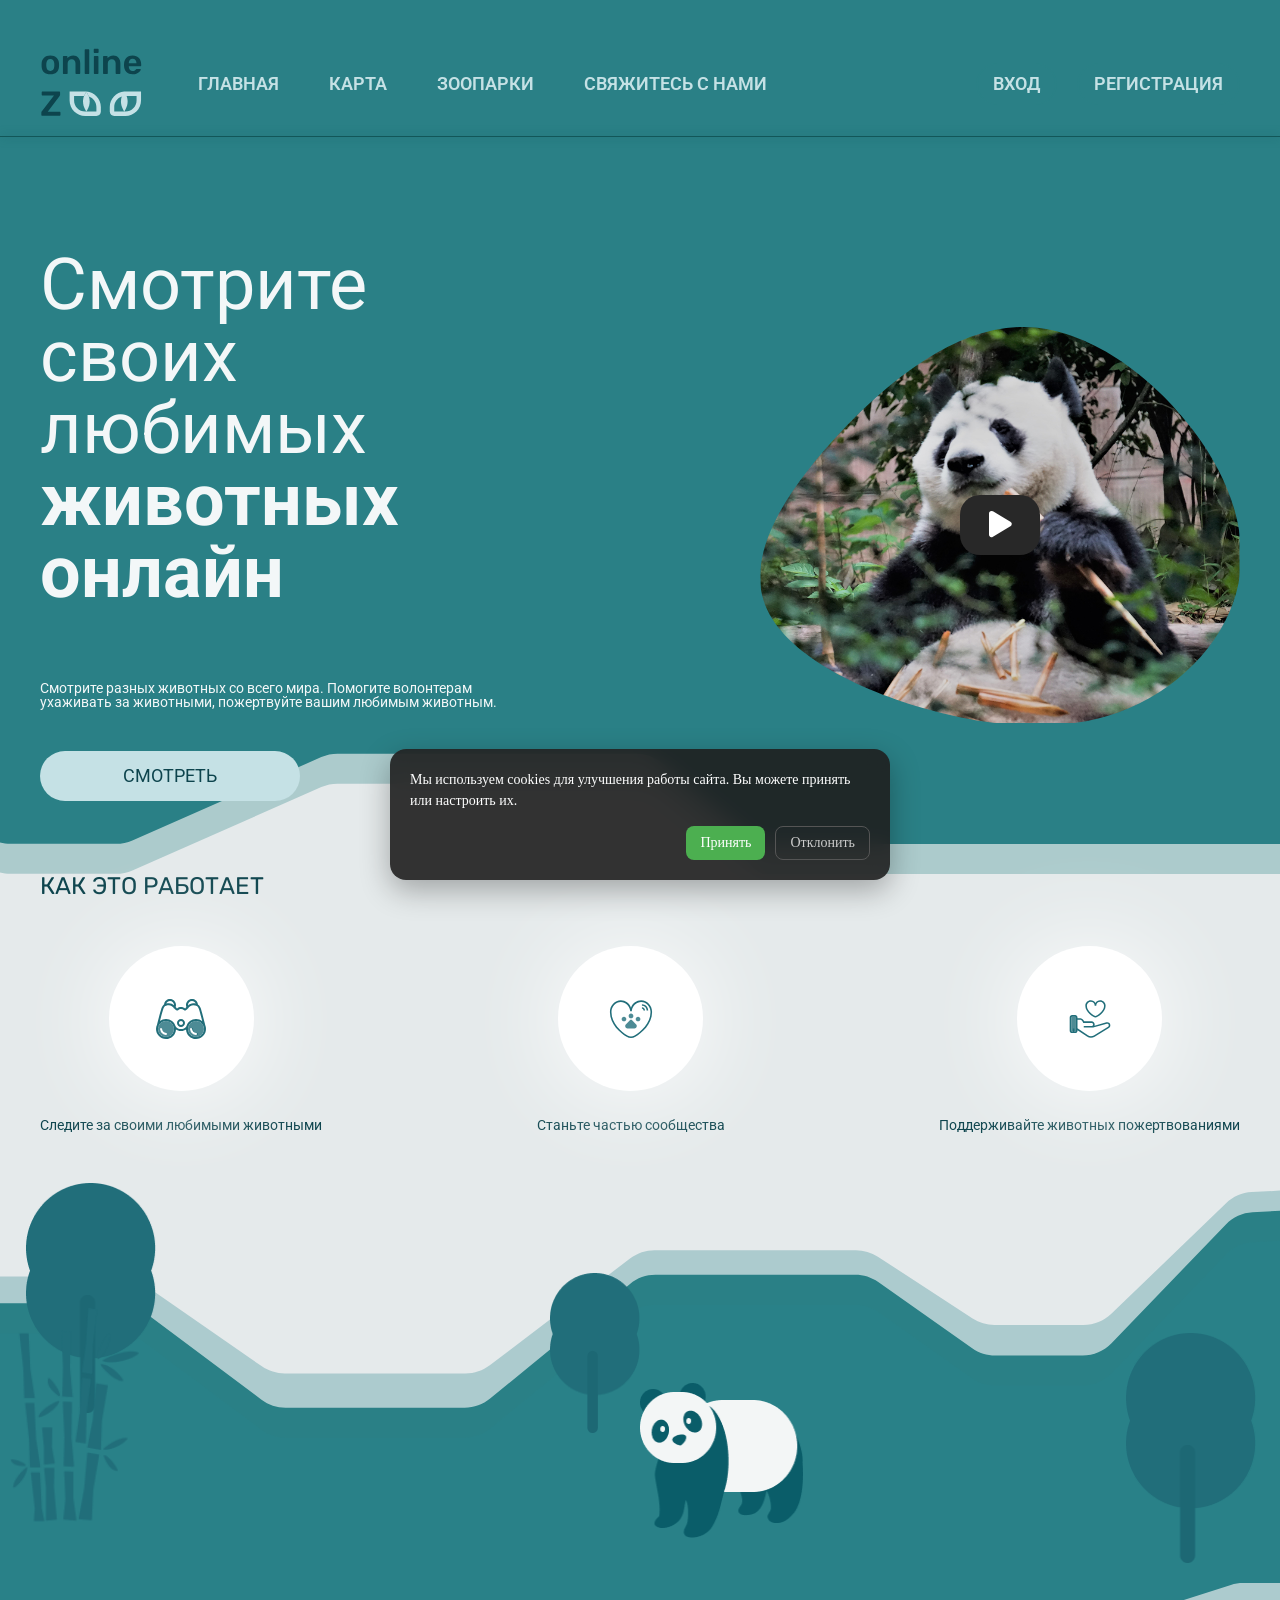
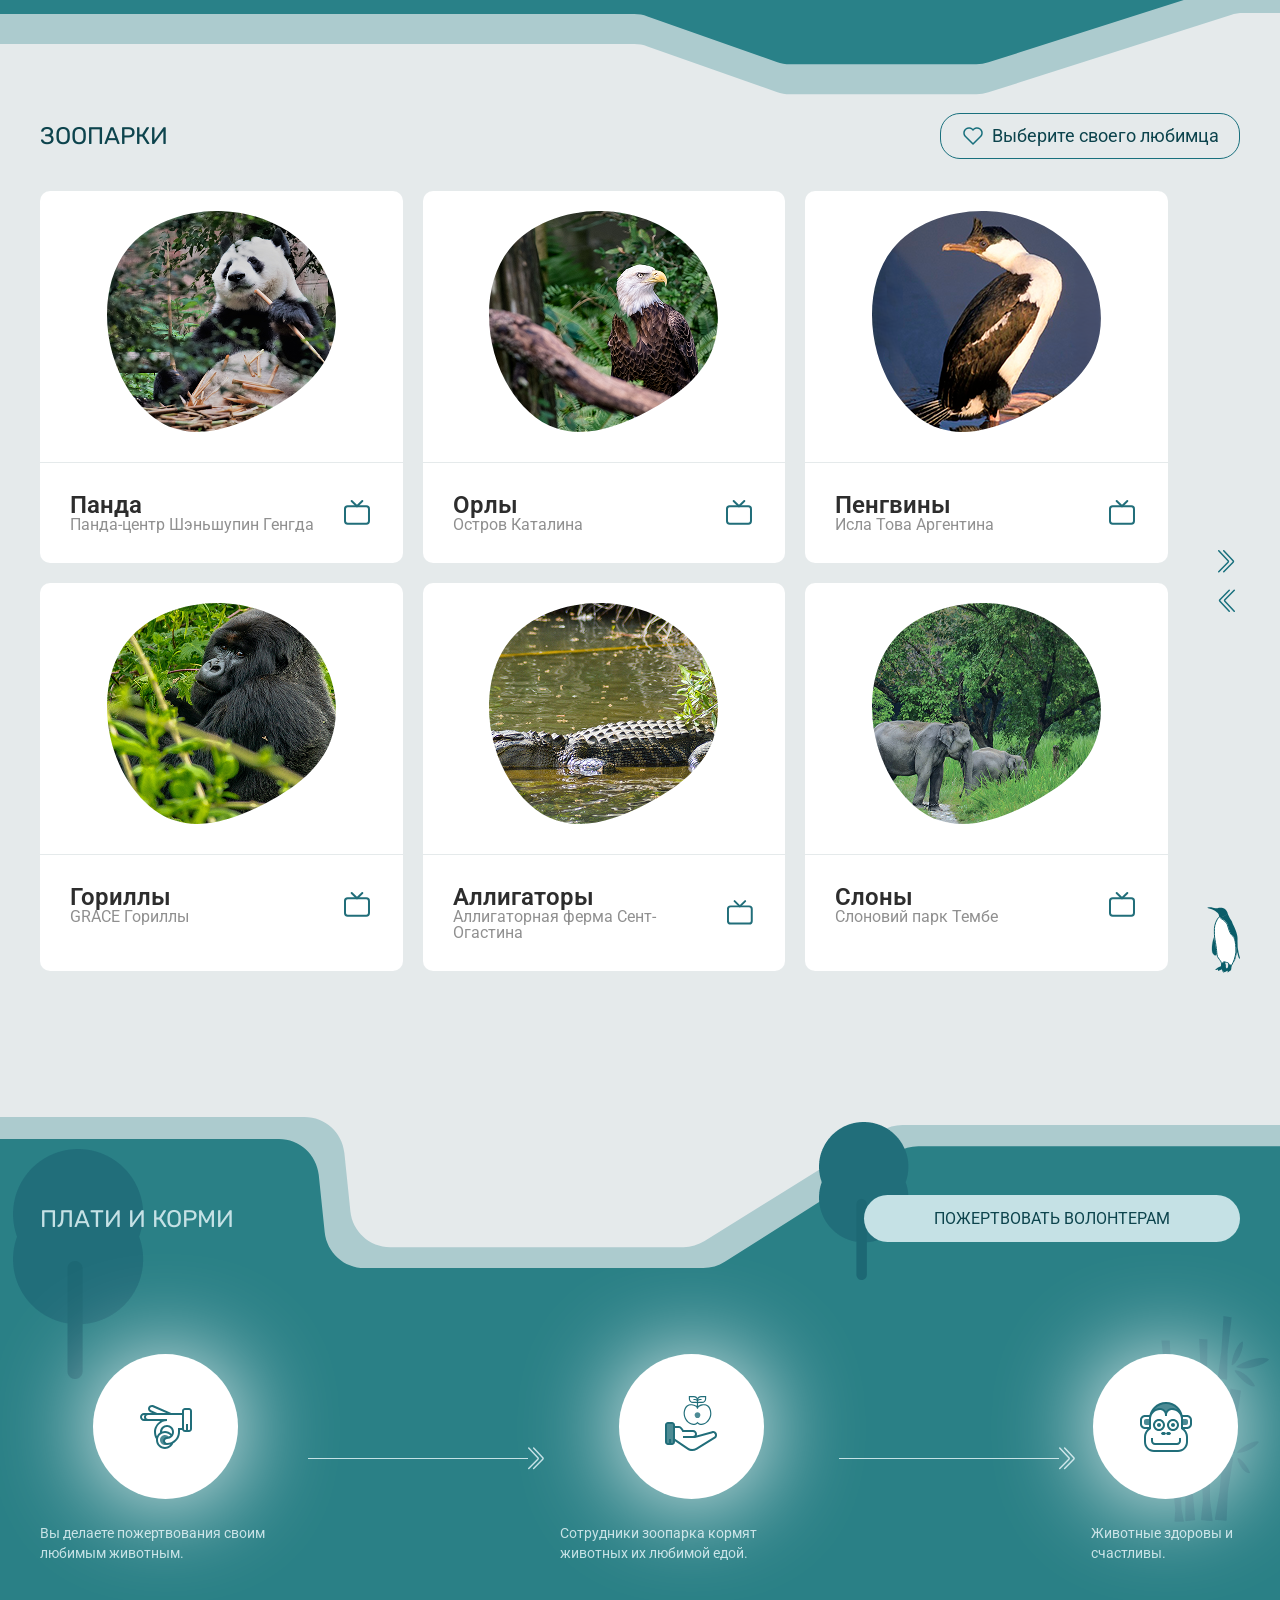
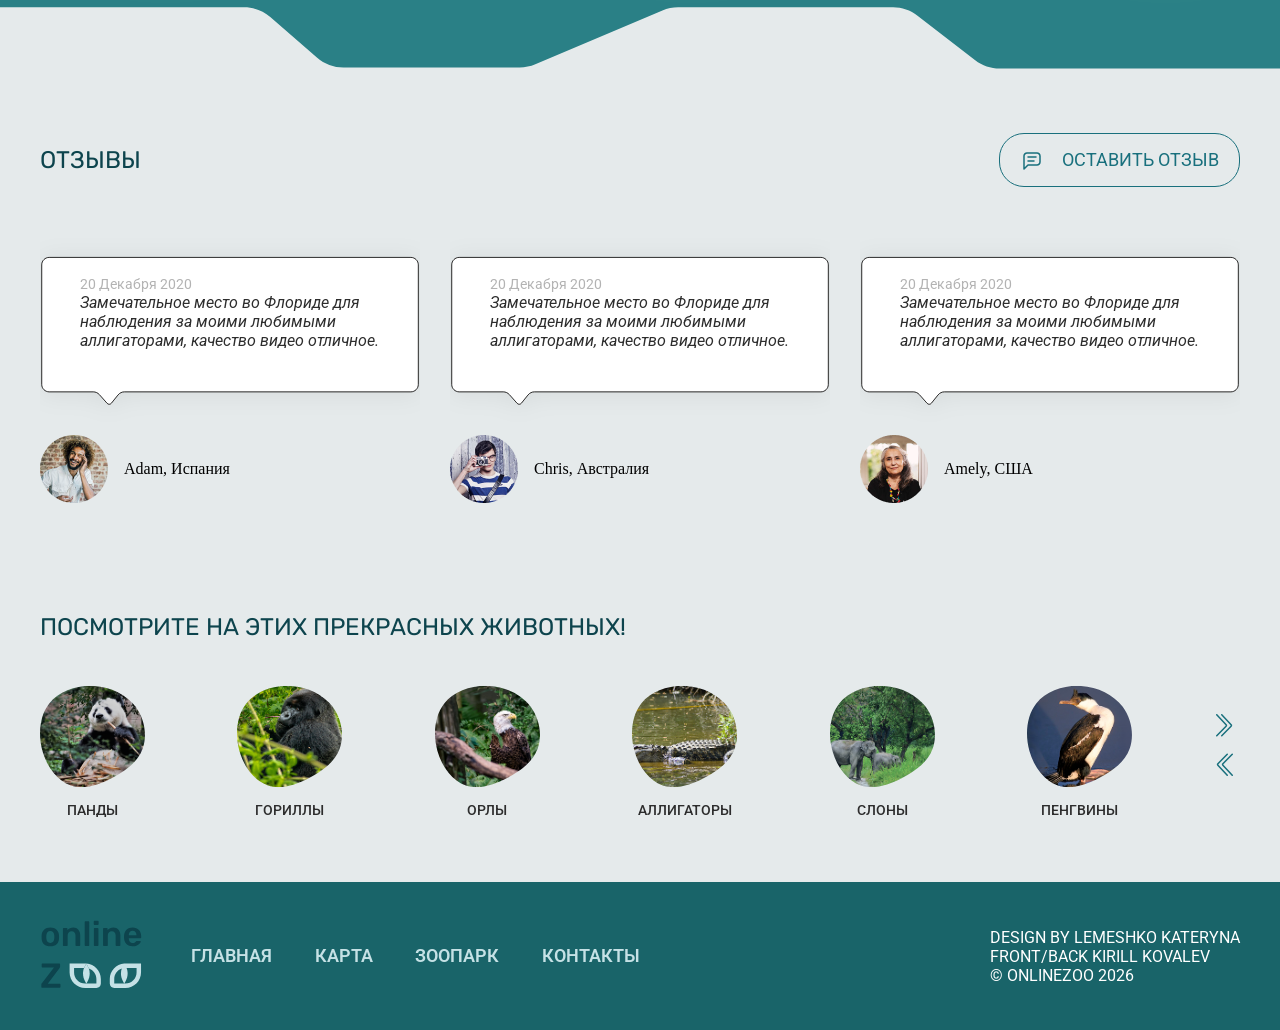
<file: index.html>
<!DOCTYPE html>
<html lang="ru">
<head>
    <meta charset="UTF-8">
    <meta name="viewport" content="width=device-width, initial-scale=1.0">
    <link rel="preconnect" href="https://fonts.googleapis.com">

    <link rel="preconnect" href="https://fonts.gstatic.com" crossorigin>
    <link href="https://fonts.googleapis.com/css2?family=Audiowide&family=DM+Mono:ital,wght@0,300;0,400;0,500;1,300;1,400;1,500&family=Inter:ital,opsz,wght@0,14..32,100..900;1,14..32,100..900&family=Montserrat:ital,wght@0,100..900;1,100..900&family=PT+Sans:ital,wght@0,400;0,700;1,400;1,700&family=Roboto:ital,wght@0,100..900;1,100..900&family=Rubik:ital,wght@0,300..900;1,300..900&display=swap" rel="stylesheet">

    <link rel="preconnect" href="https://fonts.googleapis.com">
    <link rel="preconnect" href="https://fonts.gstatic.com" crossorigin>
    <link href="https://fonts.googleapis.com/css2?family=Audiowide&family=DM+Mono:ital,wght@0,300;0,400;0,500;1,300;1,400;1,500&family=Inter:ital,opsz,wght@0,14..32,100..900;1,14..32,100..900&family=Montserrat:ital,wght@0,100..900;1,100..900&family=PT+Sans:ital,wght@0,400;0,700;1,400;1,700&family=Roboto:ital,wght@0,100..900;1,100..900&family=Rubik:ital,wght@0,300..900;1,300..900&display=swap" rel="stylesheet">

    <link rel="stylesheet" href="./css/animals.css">
    <link rel="stylesheet" href="./css/beautifulanimals.css">
    <link rel="stylesheet" href="./css/footer.css">
    <link rel="stylesheet" href="./css/general.css">
    <link rel="stylesheet" href="./css/header.css">
    <link rel="stylesheet" href="./css/hero.css">
    <link rel="stylesheet" href="./css/howitwork.css">
    <link rel="stylesheet" href="./css/map.css">
    <link rel="stylesheet" href="./css/modal.css">
    <link rel="stylesheet" href="./css/not-exist.css">
    <link rel="stylesheet" href="./css/panda.css">
    <link rel="stylesheet" href="./css/payandfeed.css">
    <link rel="stylesheet" href="./css/petsinzoo.css">
    <link rel="stylesheet" href="./css/privacy-policy.css">
    <link rel="stylesheet" href="./css/reset.css">
    <link rel="stylesheet" href="./css/testimonials.css">
    <link rel="stylesheet" href="./css/zoo.css">

    <link rel="shortcut icon" href="./images/content/panda-icon.png" type="image/x-icon">

    <meta name="description" content="Онлайн зоопарк">



    <title>Онлайн Зоопарк</title>
</head>
<body>
    <svg xmlns="http://www.w3.org/2000/svg" style="display:none;">

        <symbol id="logo" viewBox="0 0 108 84" fill="none" xmlns="http://www.w3.org/2000/svg">
            <path fill-rule="evenodd" clip-rule="evenodd" d="M29.6128 58.3841V49.5161H45.2358C45.5616 49.5161 45.881 49.5382 46.2007 49.5604C46.238 49.563 46.2752 49.5655 46.3125 49.5681L44.0545 53.9501H34.0765V58.3841C34.0765 64.4964 39.0826 69.4692 45.2358 69.4692H46.3517H56.3951V65.0352C56.3951 60.1888 53.2282 56.1049 48.8582 54.604L46.3909 49.5724C54.4658 50.1643 60.8588 56.8677 60.8588 65.0352V69.4692C60.8588 71.9146 58.8568 73.9032 56.3951 73.9032H45.2358C36.623 73.9032 29.6128 66.9396 29.6128 58.3841ZM84.254 49.5724C84.2607 49.5613 84.2932 49.5161 84.2932 49.5161L84.3325 49.5681C84.3697 49.5655 84.407 49.563 84.4442 49.5604C84.7639 49.5382 85.0833 49.5161 85.4092 49.5161H101.032V58.3841C101.032 66.9396 94.0219 73.9032 85.4092 73.9032H74.2499C71.7882 73.9032 69.7862 71.9146 69.7862 69.4692V65.0352C69.7862 56.8677 76.1792 50.1643 84.254 49.5724ZM96.5684 53.9501H86.5905C87.1752 55.5353 87.641 57.4419 87.641 59.4927C87.641 65.0019 84.2932 69.4692 84.2932 69.4692C84.2932 69.4692 80.9455 65.0019 80.9455 59.4927C80.9455 57.7057 81.3114 56.0539 81.7868 54.604C77.4168 56.1049 74.2499 60.1888 74.2499 65.0352V69.4692H84.2932H85.4092C91.5624 69.4692 96.5684 64.4964 96.5684 58.3841V53.9501Z" fill="#C5E1E6"/>
            <path d="M46.3909 49.5724C46.3842 49.5613 46.3517 49.5161 46.3517 49.5161L46.3125 49.5681L44.0545 53.9501C43.4697 55.5353 43.0039 57.4419 43.0039 59.4927C43.0039 65.0019 46.3517 69.4692 46.3517 69.4692C46.3517 69.4692 49.6995 65.0019 49.6995 59.4927C49.6995 57.7057 49.3336 56.0539 48.8582 54.604L46.3909 49.5724Z" fill="#C5E1E6"/>
            <path d="M10.3123 32.3484C7.59484 32.3484 5.4929 31.6516 4.00645 30.2581C2.52 28.8413 1.71871 26.9135 1.60258 24.4748L1.56774 22.9419L1.60258 21.409C1.71871 18.9935 2.53161 17.0774 4.04129 15.6606C5.55097 14.2439 7.64129 13.5355 10.3123 13.5355C12.9832 13.5355 15.0735 14.2439 16.5832 15.6606C18.0929 17.0774 18.9058 18.9935 19.0219 21.409C19.0452 21.6877 19.0568 22.1987 19.0568 22.9419C19.0568 23.6852 19.0452 24.1961 19.0219 24.4748C18.9058 26.9135 18.1045 28.8413 16.6181 30.2581C15.1316 31.6516 13.0297 32.3484 10.3123 32.3484ZM10.3123 28.8994C11.5432 28.8994 12.4955 28.5161 13.169 27.7497C13.8426 26.96 14.2142 25.8103 14.2839 24.3006C14.3071 24.0684 14.3187 23.6155 14.3187 22.9419C14.3187 22.2684 14.3071 21.8155 14.2839 21.5832C14.2142 20.0735 13.8426 18.9355 13.169 18.169C12.4955 17.3794 11.5432 16.9845 10.3123 16.9845C9.08129 16.9845 8.12903 17.3794 7.45548 18.169C6.78194 18.9355 6.41032 20.0735 6.34065 21.5832L6.30581 22.9419L6.34065 24.3006C6.41032 25.8103 6.78194 26.96 7.45548 27.7497C8.12903 28.5161 9.08129 28.8994 10.3123 28.8994ZM23.7529 32C23.5207 32 23.3232 31.9187 23.1607 31.7561C22.9981 31.5935 22.9168 31.3961 22.9168 31.1639V14.72C22.9168 14.4877 22.9981 14.2903 23.1607 14.1277C23.3232 13.9652 23.5207 13.8839 23.7529 13.8839H26.6097C26.842 13.8839 27.0394 13.9652 27.202 14.1277C27.3645 14.2903 27.4458 14.4877 27.4458 14.72V16.1484C28.8161 14.4065 30.7555 13.5355 33.2639 13.5355C35.4007 13.5355 37.0961 14.2439 38.3503 15.6606C39.6045 17.0542 40.2316 18.9587 40.2316 21.3742V31.1639C40.2316 31.3961 40.1503 31.5935 39.9878 31.7561C39.8484 31.9187 39.651 32 39.3955 32H36.3297C36.0974 32 35.9 31.9187 35.7374 31.7561C35.5749 31.5935 35.4936 31.3961 35.4936 31.1639V21.5832C35.4936 20.2129 35.1568 19.1561 34.4832 18.4129C33.8329 17.6465 32.8807 17.2632 31.6265 17.2632C30.3955 17.2632 29.42 17.6465 28.7 18.4129C28.0032 19.1794 27.6549 20.2361 27.6549 21.5832V31.1639C27.6549 31.3961 27.5736 31.5935 27.411 31.7561C27.2716 31.9187 27.0742 32 26.8187 32H23.7529ZM45.5279 32C45.2957 32 45.0983 31.9187 44.9357 31.7561C44.7731 31.5935 44.6918 31.3961 44.6918 31.1639V8.10064C44.6918 7.84516 44.7731 7.64774 44.9357 7.50839C45.0983 7.3458 45.2957 7.26451 45.5279 7.26451H48.4195C48.675 7.26451 48.8725 7.3458 49.0118 7.50839C49.1744 7.64774 49.2557 7.84516 49.2557 8.10064V31.1639C49.2557 31.3961 49.1744 31.5935 49.0118 31.7561C48.8725 31.9187 48.675 32 48.4195 32H45.5279ZM54.5738 10.8877C54.3415 10.8877 54.1441 10.8065 53.9815 10.6439C53.8189 10.4813 53.7376 10.2839 53.7376 10.0516V7.54322C53.7376 7.31097 53.8189 7.11355 53.9815 6.95097C54.1441 6.78839 54.3415 6.7071 54.5738 6.7071H57.7441C57.9763 6.7071 58.1738 6.78839 58.3363 6.95097C58.5221 7.11355 58.615 7.31097 58.615 7.54322V10.0516C58.615 10.2839 58.5338 10.4813 58.3712 10.6439C58.2086 10.8065 57.9996 10.8877 57.7441 10.8877H54.5738ZM54.7131 32C54.4808 32 54.2834 31.9187 54.1208 31.7561C53.9583 31.5935 53.877 31.3961 53.877 31.1639V14.72C53.877 14.4877 53.9583 14.2903 54.1208 14.1277C54.2834 13.9652 54.4808 13.8839 54.7131 13.8839H57.6047C57.8602 13.8839 58.0576 13.9652 58.197 14.1277C58.3596 14.2671 58.4408 14.4645 58.4408 14.72V31.1639C58.4408 31.3961 58.3596 31.5935 58.197 31.7561C58.0576 31.9187 57.8602 32 57.6047 32H54.7131ZM63.8991 32C63.6668 32 63.4694 31.9187 63.3068 31.7561C63.1443 31.5935 63.063 31.3961 63.063 31.1639V14.72C63.063 14.4877 63.1443 14.2903 63.3068 14.1277C63.4694 13.9652 63.6668 13.8839 63.8991 13.8839H66.7559C66.9881 13.8839 67.1855 13.9652 67.3481 14.1277C67.5107 14.2903 67.592 14.4877 67.592 14.72V16.1484C68.9623 14.4065 70.9017 13.5355 73.4101 13.5355C75.5468 13.5355 77.2423 14.2439 78.4965 15.6606C79.7507 17.0542 80.3778 18.9587 80.3778 21.3742V31.1639C80.3778 31.3961 80.2965 31.5935 80.1339 31.7561C79.9946 31.9187 79.7972 32 79.5417 32H76.4759C76.2436 32 76.0462 31.9187 75.8836 31.7561C75.721 31.5935 75.6397 31.3961 75.6397 31.1639V21.5832C75.6397 20.2129 75.303 19.1561 74.6294 18.4129C73.9791 17.6465 73.0268 17.2632 71.7726 17.2632C70.5417 17.2632 69.5662 17.6465 68.8462 18.4129C68.1494 19.1794 67.801 20.2361 67.801 21.5832V31.1639C67.801 31.3961 67.7197 31.5935 67.5572 31.7561C67.4178 31.9187 67.2204 32 66.9649 32H63.8991ZM92.607 32.3484C90.0289 32.3484 87.9735 31.6052 86.4406 30.1187C84.9309 28.609 84.1296 26.4955 84.0367 23.7781L84.0018 22.9071L84.0367 22.0361C84.1528 19.3884 84.9657 17.3097 86.4754 15.8C88.0083 14.2903 90.0522 13.5355 92.607 13.5355C95.3477 13.5355 97.4612 14.3716 98.9477 16.0439C100.457 17.7161 101.212 19.9458 101.212 22.7329V23.4645C101.212 23.6968 101.131 23.8942 100.968 24.0568C100.806 24.2194 100.597 24.3006 100.341 24.3006H88.7748V24.5794C88.8212 25.8568 89.1696 26.9368 89.8199 27.8194C90.4935 28.6787 91.4109 29.1084 92.5722 29.1084C93.9425 29.1084 95.0457 28.5742 95.8818 27.5058C96.0909 27.2503 96.2535 27.0877 96.3696 27.0181C96.5089 26.9484 96.7064 26.9135 96.9618 26.9135H99.958C100.167 26.9135 100.341 26.9832 100.481 27.1226C100.643 27.2387 100.724 27.3897 100.724 27.5755C100.724 28.1329 100.388 28.7948 99.7141 29.5613C99.0638 30.3045 98.1231 30.9548 96.8922 31.5123C95.6612 32.0697 94.2328 32.3484 92.607 32.3484ZM96.4741 21.3742V21.2697C96.4741 19.8994 96.1257 18.7961 95.4289 17.96C94.7554 17.1239 93.8148 16.7058 92.607 16.7058C91.3993 16.7058 90.4586 17.1239 89.7851 17.96C89.1115 18.7961 88.7748 19.8994 88.7748 21.2697V21.3742H96.4741Z" fill="#0D444D"/>
            <path d="M2.19484 73.8064C1.93935 73.8064 1.73032 73.7252 1.56774 73.5626C1.42839 73.4 1.35871 73.191 1.35871 72.9355V70.4968C1.35871 70.1019 1.44 69.8 1.60258 69.591C1.76516 69.3587 1.85806 69.231 1.88129 69.2077L14.0052 53.5303H2.54323C2.31097 53.5303 2.11355 53.449 1.95097 53.2864C1.78839 53.1239 1.7071 52.9264 1.7071 52.6942V50.2903C1.7071 50.0348 1.77677 49.8258 1.91613 49.6632C2.07871 49.5006 2.28774 49.4194 2.54323 49.4194H19.1961C19.4516 49.4194 19.6606 49.5006 19.8232 49.6632C19.9858 49.8258 20.0671 50.0348 20.0671 50.2903V52.6942C20.0671 53.1123 19.9161 53.5187 19.6142 53.9135L7.73419 69.6606H19.5794C19.8348 69.6606 20.0439 69.7419 20.2065 69.9045C20.369 70.0671 20.4503 70.2761 20.4503 70.5316V72.9703C20.4503 73.2258 20.369 73.4348 20.2065 73.5974C20.0439 73.7368 19.8348 73.8064 19.5794 73.8064H2.19484Z" fill="#0D444D"/>
        </symbol>

        <symbol id="google-logo" viewBox="0 0 24 24" fill="none" xmlns="http://www.w3.org/2000/svg">
            <rect width="24" height="24" fill="white"/>
            <path fill-rule="evenodd" clip-rule="evenodd" d="M23.04 12.2615C23.04 11.446 22.9668 10.6619 22.8309 9.90918H12V14.3576H18.1891C17.9225 15.7951 17.1123 17.013 15.8943 17.8285V20.714H19.6109C21.7855 18.7119 23.04 15.7637 23.04 12.2615Z" fill="#4285F4"/>
            <path fill-rule="evenodd" clip-rule="evenodd" d="M11.9995 23.4998C15.1045 23.4998 17.7077 22.47 19.6104 20.7137L15.8938 17.8282C14.864 18.5182 13.5467 18.9259 11.9995 18.9259C9.00425 18.9259 6.46902 16.903 5.5647 14.1848H1.72266V17.1644C3.61493 20.9228 7.50402 23.4998 11.9995 23.4998Z" fill="#34A853"/>
            <path fill-rule="evenodd" clip-rule="evenodd" d="M5.56523 14.185C5.33523 13.495 5.20455 12.7579 5.20455 12C5.20455 11.242 5.33523 10.505 5.56523 9.81499V6.83545H1.72318C0.944318 8.38795 0.5 10.1443 0.5 12C0.5 13.8557 0.944318 15.612 1.72318 17.1645L5.56523 14.185Z" fill="#FBBC05"/>
            <path fill-rule="evenodd" clip-rule="evenodd" d="M11.9995 5.07386C13.6879 5.07386 15.2038 5.65409 16.3956 6.79364L19.694 3.49523C17.7024 1.63955 15.0992 0.5 11.9995 0.5C7.50402 0.5 3.61493 3.07705 1.72266 6.83545L5.5647 9.815C6.46902 7.09682 9.00425 5.07386 11.9995 5.07386Z" fill="#EA4335"/>
        </symbol>

        <symbol id="facebook-logo" viewBox="0 0 24 24" fill="none" xmlns="http://www.w3.org/2000/svg">
            <g clip-path="url(#clip0_3451_2065)">
            <path d="M23.5 12.0699C23.5 5.7186 18.3513 0.56988 12 0.56988C5.64872 0.56988 0.5 5.7186 0.5 12.0699C0.5 17.8099 4.70538 22.5674 10.2031 23.4302V15.3941H7.2832V12.0699H10.2031V9.53629C10.2031 6.6541 11.92 5.06207 14.5468 5.06207C15.805 5.06207 17.1211 5.28668 17.1211 5.28668V8.11675H15.671C14.2424 8.11675 13.7969 9.00322 13.7969 9.91266V12.0699H16.9863L16.4765 15.3941H13.7969V23.4302C19.2946 22.5674 23.5 17.8099 23.5 12.0699Z" fill="#1877F2"/>
            </g>
            <defs>
            <clipPath id="clip0_3451_2065">
            <rect width="24" height="24" fill="white"/>
            </clipPath>
            </defs>
        </symbol>

        <symbol id="play-btn" viewBox="0 0 23 27" xmlns="http://www.w3.org/2000/svg">
            <path d="M2.61523 2.61516L20.0496 13.0758L2.61523 23.5364V2.61516Z" fill="currentColor" stroke="white" stroke-width="5.23032" stroke-linecap="round" stroke-linejoin="round"/>
        </symbol>

        <symbol id="how-it-work-icon-1" viewBox="0 0 50 50" fill="none" xmlns="http://www.w3.org/2000/svg">
            <path d="M14 5C11.0898 5 8.60938 7.07031 8.15625 9.875C8.14453 9.94141 8.10156 9.99609 8.09375 10.0625H8.125C8.08984 10.2148 8.05078 10.3555 8.03125 10.5C7.72656 10.7109 7.43359 10.9375 7.1875 11.1875C6.01172 12.375 5.51562 13.8672 5.15625 15.0938C5.15234 15.1016 5.16016 15.1172 5.15625 15.125C3.85938 19.1133 1.53516 28.5547 1 30.7188C0.375 32.0234 0 33.4609 0 35C0 40.5117 4.48828 45 10 45C15.3867 45 19.7695 40.7148 19.9688 35.375C21.1016 36.2109 22.7422 37 25 37C27.2578 37 28.8984 36.2109 30.0312 35.375C30.2305 40.7148 34.6133 45 40 45C45.5117 45 50 40.5117 50 35C50 33.8711 49.8164 32.793 49.4688 31.7812C49.3047 31.125 46.3516 19.3906 45.0625 15.125V15.0938C44.6562 13.875 44.1172 12.3828 42.9375 11.1875C42.6445 10.8906 42.3125 10.6172 41.9375 10.375C41.918 10.2695 41.9023 10.1719 41.875 10.0625H41.9062C41.8984 9.99609 41.8555 9.94141 41.8438 9.875C41.3906 7.07031 38.9102 5 36 5C32.6758 5 30 7.67578 30 11C30 11.7344 30.1211 12.4453 30.3438 13.0938C29.8789 13.6328 29.4883 14.1211 29.2188 14.375C29.1055 14.4805 29.0977 14.4766 29.0625 14.5C27.9258 13.6641 26.5547 13.0938 25.0938 13.0938C23.6367 13.0938 22.2031 13.6172 21.0938 14.5C21.0547 14.4766 21.0508 14.4805 20.9375 14.375C20.6445 14.1016 20.2031 13.5664 19.6875 12.9688C19.8867 12.3516 20 11.6914 20 11C20 7.67578 17.3242 5 14 5ZM14 7C16.2773 7 18 8.72266 18 11C18 11.0859 17.9727 11.1641 17.9688 11.25C16.6992 10.1602 15.0664 9.1875 12.9062 9.1875C11.9375 9.1875 11.0703 9.28125 10.3125 9.46875C10.8633 8.01562 12.293 7 14 7ZM36 7C37.6914 7 39.0938 8.00391 39.6562 9.4375C38.957 9.27734 38.1875 9.1875 37.3125 9.1875C35.0703 9.1875 33.3359 10.2305 32.0312 11.375C32.0195 11.2461 32 11.125 32 11C32 8.72266 33.7227 7 36 7ZM12.9062 11.1875C14.9023 11.1875 16.2812 12.2617 17.4375 13.4688C17.4492 13.9727 17.8398 14.3906 18.3438 14.4375C18.7695 14.9336 19.1758 15.4219 19.5938 15.8125C19.8789 16.0781 20.168 16.332 20.625 16.4688C21.082 16.6055 21.7305 16.5039 22.125 16.1875L22.1562 16.1562C22.8242 15.5625 24.0508 15.0938 25.0938 15.0938C26.1367 15.0938 27.2344 15.5234 28.0625 16.1875V16.1562H28.0938C28.4805 16.4727 29.1172 16.6055 29.5625 16.4688C30.0195 16.3281 30.2812 16.0781 30.5625 15.8125C30.9844 15.4141 31.4023 14.9141 31.8438 14.4062C32.1914 14.3008 32.457 14.0117 32.5312 13.6562C33.7383 12.3711 35.207 11.1875 37.3125 11.1875C38.6289 11.1875 39.5664 11.3867 40.2812 11.7188C40.4023 11.8398 40.5547 11.9258 40.7188 11.9688C40.75 11.9805 40.7812 11.9922 40.8125 12C41.082 12.1758 41.3242 12.3828 41.5312 12.5938C42.3203 13.3945 42.7656 14.5156 43.1562 15.6875C43.1602 15.6953 43.1523 15.7109 43.1562 15.7188C43.9258 18.2695 45.207 23.1172 46.25 27.1875C44.5352 25.8086 42.3633 25 40 25C35.4688 25 31.6289 28.043 30.4062 32.1875C30.332 32.25 30.2695 32.3242 30.2188 32.4062C30.2188 32.4062 28.9297 35 25 35C21.0703 35 19.7812 32.4062 19.7812 32.4062C19.7305 32.3125 19.668 32.2305 19.5938 32.1562C18.3633 28.0273 14.5234 25 10 25C7.73438 25 5.64844 25.7578 3.96875 27.0312C5.00391 22.9688 6.25781 18.1953 7.0625 15.7188V15.6875C7.40234 14.5234 7.80469 13.3945 8.59375 12.5938C9.38281 11.793 10.5938 11.1875 12.9062 11.1875ZM25 25C22.8008 25 21 26.8008 21 29C21 31.1992 22.8008 33 25 33C27.1992 33 29 31.1992 29 29C29 26.8008 27.1992 25 25 25ZM10 27C14.4297 27 18 30.5703 18 35C18 39.4297 14.4297 43 10 43C5.57031 43 2 39.4297 2 35C2 34.3984 2.0625 33.8125 2.1875 33.25C2.38672 33.0977 2.51953 32.875 2.5625 32.625C2.5625 32.625 2.82422 31.5469 2.875 31.3438C4.19922 28.7617 6.89062 27 10 27ZM25 27C26.1172 27 27 27.8828 27 29C27 30.1172 26.1172 31 25 31C23.8828 31 23 30.1172 23 29C23 27.8828 23.8828 27 25 27ZM40 27C43.4844 27 46.4297 29.2148 47.5312 32.3125C47.5352 32.3281 47.625 32.6562 47.625 32.6562C47.6523 32.7578 47.6953 32.8516 47.75 32.9375C47.9258 33.5938 48 34.2852 48 35C48 39.4297 44.4297 43 40 43C35.5703 43 32 39.4297 32 35C32 30.5703 35.5703 27 40 27ZM4.90625 33.9688C4.86328 33.9766 4.82031 33.9883 4.78125 34C4.31641 34.1055 3.98828 34.5234 4 35C4 38.3242 6.67578 41 10 41C10.3594 41.0039 10.6953 40.8164 10.8789 40.5039C11.0586 40.1914 11.0586 39.8086 10.8789 39.4961C10.6953 39.1836 10.3594 38.9961 10 39C7.72266 39 6 37.2773 6 35C6.01172 34.7109 5.89453 34.4336 5.6875 34.2383C5.47656 34.0391 5.19141 33.9414 4.90625 33.9688ZM35.9062 33.9688C35.8633 33.9766 35.8203 33.9883 35.7812 34C35.3164 34.1055 34.9883 34.5234 35 35C35 38.3242 37.6758 41 41 41C41.3594 41.0039 41.6953 40.8164 41.8789 40.5039C42.0586 40.1914 42.0586 39.8086 41.8789 39.4961C41.6953 39.1836 41.3594 38.9961 41 39C38.7227 39 37 37.2773 37 35C37.0117 34.7109 36.8945 34.4336 36.6875 34.2383C36.4766 34.0391 36.1914 33.9414 35.9062 33.9688Z" fill="#216E7A"/>
            <circle opacity="0.8" cx="10" cy="35" r="8" fill="#216E7A"/>
            <circle opacity="0.8" cx="40" cy="35" r="8" fill="#216E7A"/>
            <path d="M5 35C5.66897 38.4715 6.73285 39.609 10 40" stroke="white" stroke-width="2" stroke-linecap="round"/>
            <path d="M35 35C35.669 38.4715 36.7328 39.609 40 40" stroke="white" stroke-width="2" stroke-linecap="round"/>
        </symbol>

        <symbol id="how-it-work-icon-2" viewBox="0 0 64 64" fill="none" xmlns="http://www.w3.org/2000/svg">
            <path opacity="0.8" d="M33.4216 33.46C32.6556 32.629 31.3436 32.629 30.5786 33.46L25.3506 39.137C23.6396 40.995 24.9566 44 27.4826 44H36.5166C39.0426 44 40.3596 40.995 38.6486 39.137L33.4216 33.46Z" fill="#216E7A"/>
            <path opacity="0.8" d="M41 35C42.6569 35 44 33.6569 44 32C44 30.3431 42.6569 29 41 29C39.3431 29 38 30.3431 38 32C38 33.6569 39.3431 35 41 35Z" fill="#216E7A"/>
            <path opacity="0.8" d="M23 35C24.6569 35 26 33.6569 26 32C26 30.3431 24.6569 29 23 29C21.3431 29 20 30.3431 20 32C20 33.6569 21.3431 35 23 35Z" fill="#216E7A"/>
            <path opacity="0.8" d="M32 31C33.6569 31 35 29.6569 35 28C35 26.3431 33.6569 25 32 25C30.3431 25 29 26.3431 29 28C29 29.6569 30.3431 31 32 31Z" fill="#216E7A"/>
            <path d="M45 8.10498C39.2 8.10498 34.078 11.965 32 17.503C29.922 11.965 24.8 8.10498 19 8.10498C11.28 8.10498 5 14.779 5 22.982C5 39.001 18.418 49.747 26.417 54.727C28.139 55.799 30.069 56.335 32 56.335C33.931 56.335 35.861 55.799 37.583 54.727C45.582 49.747 59 39.001 59 22.982C59 14.779 52.72 8.10498 45 8.10498ZM36.526 53.03C33.734 54.768 30.266 54.766 27.474 53.03C19.828 48.269 7 38.034 7 22.982C7 15.881 12.383 10.105 19 10.105C24.917 10.105 30.017 14.846 30.861 21.132L30.978 22H33.022L33.139 21.133C33.983 14.847 39.083 10.105 45 10.105C51.617 10.105 57 15.881 57 22.982C57 38.034 44.172 48.269 36.526 53.03Z" fill="#216E7A"/>
            <path d="M46 13V15C49.309 15 52 17.691 52 21H54C54 16.589 50.411 13 46 13Z" fill="#216E7A"/>
            <path d="M46 17V19C47.103 19 48 19.897 48 21H50C50 18.794 48.206 17 46 17Z" fill="#216E7A"/>
        </symbol>

        <symbol id="how-it-work-icon-3" viewBox="0 0 64 64" fill="none" xmlns="http://www.w3.org/2000/svg">
            <path d="M8 29H14V48H8V29Z" fill="#216E7A" fill-opacity="0.8"/>
            <path d="M56.427 36.815C55.49 36.122 54.239 35.92 52.992 36.265L37.703 40.492C37.891 40.028 38 39.523 38 38.991C38 36.79 36.206 35 34 35H24.623C23.957 34 22.261 31 20 31H16V30C16 28.346 14.654 27 13 27H9C7.346 27 6 28.346 6 30V47C6 48.654 7.346 50 9 50H13C14.654 50 16 48.655 16 47V46.248L28.139 54.45C29.663 55.482 31.437 56 33.214 56C34.856 56 36.501 55.558 37.956 54.669L56.129 43.568C57.283 42.865 58 41.587 58 40.235V39.922C58 38.691 57.427 37.559 56.427 36.815ZM14 47C14 47.552 13.551 48 13 48H12V44H10V48H9C8.449 48 8 47.552 8 47V30C8 29.448 8.449 29 9 29H13C13.551 29 14 29.449 14 30V47ZM56 40.235C56 40.895 55.65 41.518 55.087 41.862L36.914 52.962C34.549 54.405 31.545 54.34 29.26 52.793L16 43.835V33H20C21.059 33 22.469 35.034 23.088 36.409L23.354 37H34C35.103 37 36 37.893 36 38.99C36 40.098 35.103 41 34 41H24V43H34H36L53.524 38.193C54.165 38.015 54.804 38.1 55.234 38.422C55.721 38.783 56 39.33 56 39.922V40.235Z" fill="#216E7A"/>
            <path d="M39 30C41.631 30 52 23.441 52 15C52 11.141 48.86 8 45 8C42.457 8 40.226 9.363 39 11.397C37.774 9.363 35.543 8 33 8C29.14 8 26 11.141 26 15C26 23.441 36.369 30 39 30ZM33 10C35.757 10 38 12 38 15H40C40 12 42.243 10 45 10C47.757 10 50 12.243 50 15C50 22.563 40.321 28 39 28C37.679 28 28 22.563 28 15C28 12.243 30.243 10 33 10Z" fill="#216E7A"/>
        </symbol>

        <symbol id="heart--icon" viewBox="0 0 24 24" fill="none" xmlns="http://www.w3.org/2000/svg">
            <path d="M19.513 12.5834L12.013 20.0114L4.513 12.5834C4.0183 12.102 3.62864 11.5234 3.36854 10.884C3.10845 10.2447 2.98356 9.55836 3.00173 8.86834C3.01991 8.17832 3.18076 7.49954 3.47415 6.87474C3.76755 6.24994 4.18713 5.69266 4.70648 5.23799C5.22583 4.78331 5.8337 4.4411 6.49181 4.23289C7.14991 4.02468 7.844 3.95499 8.53036 4.02821C9.21673 4.10143 9.8805 4.31596 10.4799 4.65831C11.0792 5.00066 11.6012 5.46341 12.013 6.01741C12.4265 5.46743 12.9491 5.00873 13.5481 4.67001C14.1471 4.3313 14.8095 4.11986 15.4939 4.04893C16.1784 3.978 16.8701 4.04911 17.5258 4.2578C18.1815 4.46649 18.787 4.80828 19.3045 5.26177C19.8221 5.71526 20.2404 6.27069 20.5334 6.8933C20.8264 7.51591 20.9877 8.19229 21.0073 8.88012C21.0269 9.56794 20.9043 10.2524 20.6471 10.8907C20.39 11.5289 20.0039 12.1072 19.513 12.5894" stroke="#19707D" stroke-width="1.5" stroke-linecap="round" stroke-linejoin="round"/>
        </symbol>

        <symbol id="tv--icon" viewBox="0 0 23 23" fill="none" xmlns="http://www.w3.org/2000/svg">
            <g clip-path="url(#clip0_219_26)">
            <path d="M18.1988 6.70496H4.78876C3.73074 6.70496 2.87305 7.56265 2.87305 8.62067V17.2414C2.87305 18.2994 3.73074 19.1571 4.78876 19.1571H18.1988C19.2568 19.1571 20.1145 18.2994 20.1145 17.2414V8.62067C20.1145 7.56265 19.2568 6.70496 18.1988 6.70496Z" stroke="#216E7A" stroke-width="1.43679" stroke-linecap="round" stroke-linejoin="round"/>
            <path d="M15.3259 2.87354L11.4945 6.70497L7.66309 2.87354" stroke="#216E7A" stroke-width="1.43679" stroke-linecap="round" stroke-linejoin="round"/>
            </g>
            <defs>
            <clipPath id="clip0_219_26">
            <rect width="22.9886" height="22.9886" fill="white"/>
            </clipPath>
            </defs>
        </symbol>

        <symbol id="arrow--right" width="17" height="23" viewBox="0 0 17 23" fill="none" xmlns="http://www.w3.org/2000/svg">
            <path d="M5.75 0.75L15.1027 10.8509C15.4651 11.2423 15.4565 11.8494 15.083 12.2304L5.75 21.75" stroke="#19707D" stroke-width="1.5" stroke-linecap="round"/>
            <path d="M0.75 0.75L10.1027 10.8509C10.4651 11.2423 10.4565 11.8494 10.083 12.2304L0.75 21.75" stroke="#19707D" stroke-width="1.5" stroke-linecap="round"/>
        </symbol>

        <symbol id="penguin--icon" viewBox="0 0 33 66" fill="none" xmlns="http://www.w3.org/2000/svg">
            <path d="M13.9111 59.1991C14.1596 58.1944 14.0656 56.3396 14.0656 56.3396L18.5481 54.3302C18.5481 54.3302 18.1388 55.552 18.2389 56.3396C18.3245 57.0124 18.7255 57.2972 18.8572 57.9625C19.0096 58.7323 18.6789 59.2077 18.8572 59.9719C18.9833 60.5122 19.3982 61.2857 19.3982 61.2857C19.3982 61.2857 20.0175 61.1423 20.3256 60.8993C20.7606 60.5562 20.8183 60.1783 21.0212 59.6628C21.5625 58.2865 20.8666 55.8759 21.0212 55.8759C21.1757 55.8759 25.0399 58.5035 25.0399 58.5035C25.0399 58.5035 24.521 59.6496 24.4216 60.4356C24.2693 61.6405 24.4497 62.459 23.6488 63.5269C23.3165 63.8031 22.6441 63.9906 22.6441 63.9906C22.6441 63.9906 20.4802 66 20.5575 65.459C20.5575 64.7635 20.712 63.6815 20.712 63.6815C20.712 63.6815 16.075 65.8454 16.075 65.459C15.9204 64.8407 16.616 63.9906 16.616 63.9906C16.616 63.9906 14.993 64.9953 15.1476 64.5316C15.2556 64.2077 15.4641 63.8504 15.6561 63.5609C15.5713 63.6295 15.4777 63.6772 15.3795 63.6815C14.8359 63.7053 14.9158 62.3677 14.9158 62.3677C14.9158 62.3677 12.3654 63.9906 11.2062 63.9906C10.9413 63.4785 11.0516 62.5222 11.0516 62.5222C11.0516 62.5222 9.1968 63.1405 8.34668 63.0632C8.50125 62.0585 9.2294 61.7816 9.96963 61.1311C11.2573 59.9996 13.1382 59.5855 13.9111 59.1991Z" fill="#0A5D69"/>
            <path d="M1.00468 0.386476C0.761655 0.486835 0.468771 0.674032 0.262104 0.816252C0.15513 0.889867 0.187455 1.05076 0.313518 1.08192C0.576551 1.14694 0.953546 1.24078 1.23653 1.31388C2.63339 1.6747 3.44268 1.80681 4.79157 2.31856C6.47004 2.95534 7.44066 3.34261 8.88759 4.40521C9.56041 4.89932 9.96626 5.16339 10.5105 5.79631L10.5169 5.80371C11.3145 6.73114 11.8548 7.35951 11.9789 8.57851C12.0125 8.9088 11.9789 9.42863 11.9789 9.42863C11.9789 9.42863 12.7939 9.93171 13.37 10.1242C14.9157 10.6651 20.5574 8.34663 20.5574 5.8736C19.9391 3.94148 18.7256 2.23641 16.5386 1.31388C15.9313 1.05768 15.5668 0.952887 14.9157 0.850176C14.0809 0.718498 13.5955 0.802546 12.7518 0.850176C11.4733 0.922346 10.7859 1.34795 9.50586 1.31388C8.52869 1.28787 7.99649 1.09118 7.03279 0.927459C5.45719 0.659793 4.61206 0.131625 3.01405 0.154626C2.22422 0.165994 1.73479 0.0849755 1.00468 0.386476Z" fill="#0A5D69"/>
            <path d="M16.3072 9.35129C15.2912 9.79303 13.634 10.0608 13.2826 10.1142C13.2562 10.1182 13.2479 10.1514 13.2682 10.1686L14.7615 11.4379L17.621 13.6019C17.621 13.6019 19.5886 15.3202 20.3259 16.7705C20.6765 17.4601 20.7616 17.8966 21.0214 18.6253C21.669 20.4416 22.4898 23.3396 22.4898 23.3396C22.4898 23.3396 23.0533 25.355 23.8036 26.4309C24.2438 27.0621 24.6139 27.3175 25.1175 27.8993C25.9596 28.8724 26.626 29.3 27.2041 30.4496C27.9354 31.904 27.6511 32.7785 27.9769 34.5457C28.4057 36.8708 29.2908 40.8829 29.2908 40.8829V42.0422C29.2908 43.521 29.447 44.3584 29.2908 45.829C29.1375 47.2712 28.5179 49.4614 28.5179 49.4614L26.8034 54.9623C26.7867 55.0158 26.8597 55.0474 26.8861 54.998C27.2144 54.3842 27.8297 53.2174 28.2088 52.3981C28.7498 50.9297 28.9069 49.5094 29.4453 47.6838C29.6765 46.9001 30.0383 45.7695 30.169 45.3633C30.1832 45.319 30.2463 45.3214 30.2577 45.3665L31.4547 50.0796C31.4547 50.0796 32.073 51.7799 32.6912 51.8571C33.068 51.5418 32.9231 50.6206 32.9231 50.6206C32.9231 50.6206 32.1889 48.3319 31.8411 46.8337C31.4944 45.3401 31.4449 44.4734 31.1456 42.9696C31.0011 42.2439 30.8821 41.8444 30.7591 41.1148C30.6819 39.6464 30.6097 37.2055 30.5273 34.7002C30.4618 32.7084 30.6579 31.5719 30.3727 29.5995C30.2228 28.5626 30.0873 27.9879 29.8317 26.9719C29.3335 24.9911 28.8998 23.9183 28.1315 22.0258C27.456 20.3617 26.8945 19.5085 26.1994 17.8525C25.6485 16.5398 25.5072 15.7328 24.8856 14.452C24.176 12.9898 23.5076 12.3196 22.7217 10.897C22.1799 9.91628 21.8442 9.37851 21.4079 8.3466C21.0554 7.5131 20.6601 6.2149 20.5746 5.93002C20.5674 5.90598 20.5367 5.90018 20.521 5.91979C20.339 6.14762 19.5163 7.16225 18.8575 7.72834C17.9621 8.49771 17.3898 8.88058 16.3072 9.35129Z" fill="#0A5D69"/>
            <path d="M5.87394 34.0048C6.24482 32.5529 7.11047 30.3724 7.11047 30.3724L9.81539 46.6019C9.81539 46.6019 9.35169 48.7659 7.96059 48.3795C7.11047 47.993 6.18307 47.2975 5.71937 46.3701C5.34494 45.6818 5.33074 45.2066 5.17839 44.438C4.93715 43.221 4.95175 42.5101 4.94654 41.2694C4.94023 39.768 5.05347 38.9198 5.25075 37.4421L5.25567 37.4052C5.43427 36.0674 5.53987 35.3125 5.87394 34.0048Z" fill="#0A5D69" stroke="#0A5D69" stroke-width="0.154567"/>
            <path d="M12.1328 9.92859C12.3509 9.92859 12.4721 9.98072 12.5449 10.0262C12.6363 10.0834 12.6741 10.1359 12.7842 10.246C13.4186 10.8803 13.758 11.1393 14.3555 11.66C14.9679 12.1938 15.5123 12.5057 16 12.8007C16.4848 13.0939 16.9283 13.3787 17.4189 13.8759C19.165 15.6451 20.1441 16.7397 20.7715 18.9911C21.541 21.7528 22.6047 25.1692 24.3193 27.6434L24.3447 27.6805L24.377 27.7118C24.5969 27.9317 24.8432 28.161 25.0889 28.3905C25.3372 28.6225 25.588 28.858 25.8291 29.1014C26.3155 29.5925 26.7345 30.088 26.9883 30.5956C27.7931 32.2052 28.79 36.3733 28.79 40.6512C28.79 41.5648 28.8537 42.2806 28.9033 42.9677C28.9525 43.6487 28.9879 44.3136 28.9453 45.163C28.565 47.8919 28.0355 49.9441 27.1953 52.6952C26.3961 54.9622 25.4805 56.7382 24.6045 58.3534C24.0538 58.2761 23.4747 58.1243 22.9766 57.9569C22.6805 57.8574 22.4196 57.755 22.2178 57.6659C22.117 57.6214 22.0337 57.5814 21.9697 57.5477C21.9486 57.5366 21.9306 57.5254 21.915 57.5165C21.9111 57.5023 21.9045 57.4843 21.8994 57.4608C21.8872 57.4041 21.8765 57.337 21.8633 57.2518C21.8507 57.171 21.8354 57.0734 21.8174 56.9755C21.7514 56.6176 21.6025 55.9982 20.9912 55.7274L20.9902 55.7284C20.7796 55.6277 20.5307 55.5727 20.3018 55.5321C20.0883 55.4943 19.7447 55.4463 19.4951 55.4042C18.9934 55.3194 18.4472 55.1965 17.9033 54.9423L17.6709 54.8251L17.5381 54.7655C17.265 54.6682 16.9539 54.6989 16.7041 54.8661L16.585 54.9608C16.3094 55.2199 15.8892 55.5881 15.4424 55.8885C15.0663 56.1414 14.7309 56.3021 14.4746 56.3573C14.4104 56.2675 14.3743 56.154 14.3418 55.9823C14.2966 55.7432 14.2557 55.2952 14.0488 54.8798C13.7685 54.3169 13.486 53.9146 13.1973 53.536C12.9062 53.1544 12.6304 52.8224 12.3174 52.3524C11.5077 51.1369 11.0045 50.636 10.4395 49.4393C10.0742 48.1852 9.92035 47.0078 9.80469 45.7421C9.68871 44.4728 9.60866 43.0921 9.38184 41.5077C9.06087 39.2658 8.7322 37.1945 8.42578 35.2899C8.12032 33.3913 7.83713 31.6616 7.60645 30.0868C7.4421 27.9917 7.35763 26.8223 7.37793 24.7352C7.40267 22.1911 7.30415 20.6042 7.82812 18.4335L7.8291 18.4276C8.41568 15.8588 9.09971 14.4492 10.3965 12.16C10.7851 11.6055 11.1322 11.0498 11.4941 10.5751C11.6723 10.3414 11.8291 10.1628 11.9639 10.0468C12.1117 9.91958 12.1618 9.92859 12.1328 9.92859Z" fill="white" stroke="#0A5D69"/>
        </symbol>

        <symbol id="american-experss--icon" viewBox="0 0 14 14" fill="none" xmlns="http://www.w3.org/2000/svg">
            <path d="M0 0H13.2411V7.14795L12.5857 8.17201L13.2411 9.08342V13.2411H0V6.50279L0.409624 6.03172L0 5.58113V0Z" fill="#016FD0"/>
            <path d="M2.57031 9.22679V7.14795H4.77142L5.00758 7.45581L5.25154 7.14795H13.241V9.08343C13.241 9.08343 13.0321 9.22471 12.7904 9.22679H8.3665L8.10024 8.89909V9.22679H7.22774V8.6674C7.22774 8.6674 7.10856 8.74548 6.85089 8.74548H6.55391V9.22679H5.23287L4.99705 8.91233L4.75762 9.22679H2.57031Z" fill="white"/>
            <path d="M0 5.58126L0.496359 4.42407H1.35476L1.63645 5.07228V4.42407H2.70352L2.87121 4.89258L3.03378 4.42407H7.82383V4.65961C7.82383 4.65961 8.07564 4.42407 8.48947 4.42407L10.0437 4.4295L10.3205 5.06923V4.42407H11.2135L11.4592 4.79154V4.42407H12.3604V6.50292H11.4592L11.2237 6.13425V6.50292H9.91172L9.77979 6.17522H9.42708L9.29729 6.50292H8.40754C8.05145 6.50292 7.82383 6.27219 7.82383 6.27219V6.50292H6.48231L6.21605 6.17522V6.50292H1.22759L1.09575 6.17522H0.744164L0.613248 6.50292H0L0 5.58126Z" fill="white"/>
            <path fill-rule="evenodd" clip-rule="evenodd" d="M0.00292969 6.23675L0.67241 4.68018H1.17996L1.8488 6.23675H1.40333L1.28045 5.92505H0.562323L0.438796 6.23675H0.00292969ZM1.13911 5.58724L0.920217 5.04256L0.700684 5.58724H1.13911Z" fill="#016FD0"/>
            <path d="M1.89453 6.23675V4.68018L2.51392 4.68248L2.87418 5.68606L3.22581 4.68018H3.84025V6.23675H3.4511V5.0898L3.0386 6.23675H2.69732L2.28367 5.0898V6.23675H1.89453Z" fill="#016FD0"/>
            <path d="M4.10645 6.23675V4.68018H5.37628V5.02836H4.49968V5.29461H5.3558V5.62231H4.49968V5.89881H5.37628V6.23675H4.10645Z" fill="#016FD0"/>
            <path fill-rule="evenodd" clip-rule="evenodd" d="M5.60156 6.23675V4.68018H6.46753C6.75447 4.68018 7.01157 4.85761 7.01157 5.18517C7.01157 5.46518 6.7948 5.64554 6.58466 5.66328L7.09669 6.23675H6.62114L6.15456 5.68376H5.99071V6.23675H5.60156ZM6.43539 5.0284H5.99056V5.3561H6.44115C6.51914 5.3561 6.61972 5.29566 6.61972 5.19225C6.61972 5.11187 6.54209 5.0284 6.43539 5.0284Z" fill="#016FD0"/>
            <path d="M7.56823 6.23675H7.1709V4.68018H7.56823V6.23675Z" fill="#016FD0"/>
            <path d="M8.50952 6.23675H8.42376C8.00879 6.23675 7.75684 5.90982 7.75684 5.46486C7.75684 5.00891 8.00596 4.68018 8.53 4.68018H8.96011V5.04884H8.51428C8.30155 5.04884 8.1511 5.21485 8.1511 5.4687C8.1511 5.77015 8.32313 5.89676 8.57096 5.89676H8.67337L8.50952 6.23675Z" fill="#016FD0"/>
            <path fill-rule="evenodd" clip-rule="evenodd" d="M8.6875 6.23675L9.35698 4.68018H9.86453L10.5334 6.23675H10.0879L9.96502 5.92505H9.24689L9.12337 6.23675H8.6875ZM9.82368 5.58724L9.60479 5.04256L9.38525 5.58724H9.82368Z" fill="#016FD0"/>
            <path d="M10.5781 6.23675V4.68018H11.0729L11.7046 5.65816V4.68018H12.0937V6.23675H11.615L10.9673 5.23317V6.23675H10.5781Z" fill="#016FD0"/>
            <path d="M2.83691 8.96063V7.40405H4.10675V7.75223H3.23015V8.01849H4.08627V8.34619H3.23015V8.62268H4.10675V8.96063H2.83691Z" fill="#016FD0"/>
            <path d="M9.05859 8.96063V7.40405H10.3284V7.75223H9.45183V8.01849H10.3039V8.34619H9.45183V8.62268H10.3284V8.96063H9.05859Z" fill="#016FD0"/>
            <path d="M4.15535 8.96063L4.77362 8.19194L4.14062 7.40405H4.63089L5.00788 7.89112L5.38614 7.40405H5.85721L5.23253 8.18234L5.85195 8.96063H5.36175L4.99572 8.48124L4.63857 8.96063H4.15535Z" fill="#016FD0"/>
            <path fill-rule="evenodd" clip-rule="evenodd" d="M5.89844 8.96087V7.4043H6.75801C7.11071 7.4043 7.31676 7.63162 7.31676 7.92785C7.31676 8.28544 7.05405 8.46932 6.70745 8.46932H6.29782V8.96087H5.89844ZM6.72924 7.75643H6.29785V8.11485H6.72796C6.84161 8.11485 6.92125 8.03953 6.92125 7.93564C6.92125 7.82506 6.84121 7.75643 6.72924 7.75643Z" fill="#016FD0"/>
            <path fill-rule="evenodd" clip-rule="evenodd" d="M7.48633 8.96063V7.40405H8.3523C8.63924 7.40405 8.89633 7.58149 8.89633 7.90904C8.89633 8.18906 8.67957 8.36942 8.46943 8.38715L8.98146 8.96063H8.50591L8.03932 8.40763H7.87547V8.96063H7.48633ZM8.32032 7.7522H7.87549V8.0799H8.32608C8.40407 8.0799 8.50465 8.01946 8.50465 7.91605C8.50465 7.83567 8.42702 7.7522 8.32032 7.7522Z" fill="#016FD0"/>
            <path d="M10.5094 8.96063V8.62268H11.2882C11.4034 8.62268 11.4533 8.56041 11.4533 8.49212C11.4533 8.42668 11.4036 8.36053 11.2882 8.36053H10.9362C10.6303 8.36053 10.46 8.17415 10.46 7.89432C10.46 7.64474 10.616 7.40405 11.0706 7.40405H11.8284L11.6645 7.75428H11.0091C10.8838 7.75428 10.8453 7.82002 10.8453 7.8828C10.8453 7.94733 10.8929 8.01849 10.9886 8.01849H11.3573C11.6983 8.01849 11.8463 8.21192 11.8463 8.46524C11.8463 8.73757 11.6814 8.96063 11.3387 8.96063H10.5094Z" fill="#016FD0"/>
            <path d="M11.9371 8.96063V8.62268H12.7159C12.8311 8.62268 12.881 8.56041 12.881 8.49212C12.881 8.42668 12.8313 8.36053 12.7159 8.36053H12.364C12.0581 8.36053 11.8877 8.17415 11.8877 7.89432C11.8877 7.64474 12.0437 7.40405 12.4983 7.40405H13.2561L13.0922 7.75428H12.4368C12.3116 7.75428 12.273 7.82002 12.273 7.8828C12.273 7.94733 12.3207 8.01849 12.4164 8.01849H12.785C13.126 8.01849 13.274 8.21192 13.274 8.46524C13.274 8.73757 13.1091 8.96063 12.7665 8.96063H11.9371Z" fill="#016FD0"/>
        </symbol>

        <symbol id="visa--icon" viewBox="0 0 34 11" fill="none" xmlns="http://www.w3.org/2000/svg">
            <path d="M14.3807 10.5856H11.6924L13.3739 0.188477H16.0621L14.3807 10.5856Z" fill="#00579F"/>
            <path d="M24.1268 0.442645C23.5966 0.232274 22.7555 0 21.7156 0C19.0608 0 17.1912 1.4157 17.1798 3.43972C17.1577 4.93304 18.5183 5.76247 19.5359 6.26039C20.576 6.76918 20.9295 7.10128 20.9295 7.5548C20.9189 8.25133 20.0891 8.5724 19.3151 8.5724C18.2418 8.5724 17.6667 8.40687 16.7927 8.01935L16.4387 7.85323L16.0625 10.1871C16.693 10.4744 17.8547 10.7293 19.0608 10.7405C21.8816 10.7405 23.718 9.3467 23.7398 7.18978C23.7505 6.00621 23.0321 5.09931 21.4832 4.35823C20.5429 3.88251 19.9671 3.56174 19.9671 3.07499C19.9781 2.63249 20.4541 2.17926 21.5155 2.17926C22.3895 2.15707 23.0316 2.36714 23.5181 2.57736L23.7612 2.68777L24.1268 0.442645Z" fill="#00579F"/>
            <path fill-rule="evenodd" clip-rule="evenodd" d="M28.9384 0.188477H31.0178L33.1866 10.5854H30.6975C30.6975 10.5854 30.4539 9.39081 30.3767 9.02578H26.9251C26.8253 9.30216 26.3609 10.5854 26.3609 10.5854H23.54L27.5332 1.05113C27.8099 0.376354 28.2971 0.188477 28.9384 0.188477ZM28.7724 3.99328C28.7724 3.99328 27.9205 6.305 27.6991 6.9023H29.9336C29.823 6.38248 29.314 3.89376 29.314 3.89376L29.1261 2.99788C29.047 3.22857 28.9325 3.54573 28.8554 3.75966C28.8031 3.90468 28.7679 4.00225 28.7724 3.99328Z" fill="#00579F"/>
            <path d="M9.44689 0.188477L6.8141 7.27829L6.5264 5.84039C6.03965 4.18125 4.51311 2.37862 2.80957 1.4823L5.22111 10.5745H8.06397L12.2896 0.188477H9.44689V0.188477Z" fill="#00579F"/>
            <path d="M4.36955 0.188477H0.0442497L0 0.398553C3.37401 1.26135 5.60854 3.34109 6.52662 5.84083L5.58635 1.06245C5.43155 0.398406 4.95582 0.210381 4.36955 0.188477Z" fill="#FAA61A"/>
        </symbol>

        <symbol id="master-card--icon" viewBox="0 0 22 15" fill="none" xmlns="http://www.w3.org/2000/svg">
            <g opacity="0.01">
            <rect width="21.9259" height="14.8148" fill="white"/>
            </g>
            <rect x="8.02539" y="2.51196" width="5.75099" height="9.39307" fill="#FF5F00"/>
            <path d="M8.61818 7.20941C8.61674 5.37676 9.45803 3.64522 10.8997 2.51371C8.45056 0.588978 4.93355 0.869332 2.82029 3.15775C0.707038 5.44616 0.707038 8.97433 2.82029 11.2627C4.93355 13.5512 8.45056 13.8315 10.8997 11.9068C9.45757 10.7749 8.61623 9.04265 8.61818 7.20941Z" fill="#EB001B"/>
            <path fill-rule="evenodd" clip-rule="evenodd" d="M19.9944 10.7188V10.9113H19.9579V10.7188H19.8799V10.679H20.0773V10.7188H19.9944ZM20.3777 10.679V10.9113H20.3362V10.7355L20.2715 10.8864H20.2267L20.162 10.7355V10.9113H20.1188V10.679H20.1785L20.2482 10.845L20.3179 10.679H20.3777Z" fill="#F79E1B"/>
            <path d="M20.5646 7.20952C20.5645 9.49654 19.2587 11.5828 17.2016 12.5822C15.1445 13.5816 12.6973 13.3187 10.8994 11.9052C12.3404 10.7728 13.1818 9.04144 13.1818 7.20869C13.1818 5.37594 12.3404 3.64463 10.8994 2.51216C12.6973 1.09865 15.1445 0.835787 17.2016 1.8352C19.2587 2.83461 20.5645 4.92084 20.5646 7.20786V7.20952Z" fill="#F79E1B"/>
        </symbol>

        <symbol id="maestro-card--icon" viewBox="0 0 19 15" fill="none" xmlns="http://www.w3.org/2000/svg">
            <rect x="6.63086" y="1.19971" width="4.91307" height="8.83058" fill="#6C6BBD"/>
            <path d="M6.93903 5.61493C6.93903 3.82293 7.7753 2.23004 9.08445 1.19964C8.12872 0.448 6.9241 0 5.61494 0C2.51378 0 0 2.51378 0 5.61493C0 8.71609 2.51378 11.2299 5.61494 11.2299C6.9241 11.2299 8.12872 10.7819 9.08445 10.0302C7.78027 8.99982 6.93903 7.40693 6.93903 5.61493Z" fill="#D32011"/>
            <path d="M18.1684 5.61493C18.1684 8.71609 15.6546 11.2299 12.5535 11.2299C11.2443 11.2299 10.0397 10.7819 9.08398 10.0302C10.3882 8.99982 11.2294 7.40693 11.2294 5.61493C11.2294 3.82293 10.3931 2.23004 9.08398 1.19964C10.0397 0.448 11.2443 0 12.5535 0C15.6546 0 18.1684 2.51378 18.1684 5.61493Z" fill="#0099DF"/>
            <path fill-rule="evenodd" clip-rule="evenodd" d="M11.4739 12.8575H12.0065V12.5538H11.4789V12.1008H11.1503V12.5538H10.8467V12.8525H11.1503V13.5344C11.1503 13.8829 11.2847 14.087 11.668 14.087C11.8074 14.087 11.9667 14.0422 12.0712 13.9725L11.9766 13.6937C11.8771 13.7485 11.7725 13.7783 11.6879 13.7783C11.5286 13.7783 11.4739 13.6788 11.4739 13.5295V12.8575ZM13.4302 12.5638C13.3605 12.5389 13.2659 12.524 13.2012 12.524C13.017 12.524 12.8926 12.6086 12.8079 12.7381V12.5589H12.4844V14.0472H12.8079V13.2109C12.8079 12.967 12.9125 12.8277 13.1265 12.8277C13.1912 12.8277 13.2609 12.8376 13.3306 12.8675L13.4302 12.5638ZM7.85482 13.176C7.88966 12.9619 8.01909 12.8126 8.25304 12.8126C8.46211 12.8126 8.59651 12.942 8.63136 13.176H7.85482ZM8.25797 12.524C8.6761 12.524 8.95984 12.8426 8.96481 13.3055C8.96481 13.3286 8.96349 13.3503 8.96221 13.3714C8.96101 13.3913 8.95984 13.4106 8.95984 13.43H7.85477C7.90454 13.6988 8.0937 13.7933 8.30277 13.7933C8.4521 13.7933 8.61139 13.7386 8.73584 13.639L8.89512 13.878C8.71095 14.0323 8.50686 14.087 8.28286 14.087C7.83486 14.087 7.51628 13.7784 7.51628 13.3055C7.51628 12.8426 7.81992 12.524 8.25797 12.524ZM10.3887 12.9421C10.2991 12.8874 10.1149 12.8127 9.92577 12.8127C9.74657 12.8127 9.64204 12.8774 9.64204 12.9869C9.64204 13.0865 9.75653 13.1164 9.89591 13.1313L10.0502 13.1512C10.3738 13.196 10.5729 13.3354 10.5729 13.5992C10.5729 13.8829 10.324 14.087 9.89093 14.087C9.64702 14.087 9.42302 14.0223 9.24382 13.8929L9.39813 13.639C9.50764 13.7237 9.67191 13.7933 9.89591 13.7933C10.1149 13.7933 10.2344 13.7286 10.2344 13.6141C10.2344 13.5295 10.1498 13.4847 9.97057 13.4598L9.81626 13.4399C9.48275 13.3951 9.30355 13.2408 9.30355 13.0019C9.30355 12.7032 9.54746 12.524 9.92577 12.524C10.1647 12.524 10.3788 12.5788 10.5331 12.6783L10.3887 12.9421ZM14.2066 12.8674C14.2613 12.8426 14.3261 12.8326 14.3908 12.8326C14.4555 12.8326 14.5152 12.8426 14.5749 12.8674C14.6347 12.8923 14.6845 12.9272 14.7243 12.967C14.7691 13.0068 14.7989 13.0566 14.8238 13.1163C14.8487 13.1761 14.8587 13.2408 14.8587 13.3105C14.8587 13.3802 14.8487 13.4449 14.8238 13.5046C14.7989 13.5594 14.7691 13.6141 14.7243 13.6539C14.6845 13.6987 14.6347 13.7286 14.5749 13.7535C14.5202 13.7784 14.4555 13.7883 14.3908 13.7883C14.3261 13.7883 14.2663 13.7784 14.2066 13.7535C14.1469 13.7286 14.0971 13.6938 14.0573 13.6539C14.0125 13.6141 13.9826 13.5643 13.9577 13.5046C13.9328 13.4449 13.9229 13.3802 13.9229 13.3105C13.9229 13.2408 13.9328 13.1761 13.9577 13.1163C13.9826 13.0616 14.0174 13.0068 14.0573 12.967C14.1021 12.9222 14.1518 12.8923 14.2066 12.8674ZM14.3907 12.524C14.5052 12.524 14.6147 12.5439 14.7143 12.5837C14.8138 12.6236 14.8984 12.6783 14.9681 12.748C15.0378 12.8177 15.0975 12.9023 15.1374 12.9969C15.1772 13.0915 15.1971 13.196 15.1971 13.3105C15.1971 13.425 15.1772 13.5295 15.1374 13.6241C15.0975 13.7187 15.0428 13.8033 14.9681 13.873C14.8984 13.9427 14.8088 13.9974 14.7143 14.0373C14.6147 14.0771 14.5102 14.097 14.3907 14.097C14.2762 14.097 14.1667 14.0771 14.0672 14.0373C13.9676 13.9974 13.883 13.9427 13.8133 13.873C13.7436 13.8033 13.6839 13.7187 13.644 13.6241C13.6042 13.5295 13.5843 13.425 13.5843 13.3105C13.5843 13.196 13.6042 13.0915 13.644 12.9969C13.6839 12.9023 13.7386 12.8177 13.8133 12.748C13.883 12.6783 13.9676 12.6236 14.0672 12.5837C14.1667 12.5439 14.2712 12.524 14.3907 12.524ZM6.41131 12.8276C6.12758 12.8276 5.95833 13.0416 5.95833 13.3054C5.95833 13.5692 6.12758 13.7833 6.41131 13.7833C6.68011 13.7833 6.8593 13.5792 6.8593 13.3054C6.8593 13.0316 6.68011 12.8276 6.41131 12.8276ZM7.16291 13.3055V12.5588H6.83935V12.738C6.73482 12.6036 6.58051 12.519 6.36646 12.519C5.94833 12.519 5.61979 12.8475 5.61979 13.3005C5.61979 13.7535 5.94833 14.082 6.36646 14.082C6.58051 14.082 6.73482 13.9974 6.83935 13.863V14.0422H7.16291V13.3055ZM5.33612 13.1163V14.0472H5.00759V13.2159C5.00759 12.962 4.90305 12.8226 4.67905 12.8226C4.46501 12.8226 4.31568 12.962 4.31568 13.2209V14.0472H3.98714V13.2159C3.98714 12.962 3.87763 12.8226 3.66359 12.8226C3.44457 12.8226 3.30021 12.962 3.30021 13.2209V14.0472H2.97168V12.5588H3.29523V12.743C3.41968 12.5688 3.57399 12.524 3.73328 12.524C3.96226 12.524 4.12154 12.6235 4.22608 12.7878C4.36048 12.5787 4.55959 12.519 4.74874 12.524C5.11212 12.5289 5.33612 12.7629 5.33612 13.1163Z" fill="#110F0D"/>
        </symbol>

        <symbol id="credit-card--icon" viewBox="0 0 24 24" fill="none" xmlns="http://www.w3.org/2000/svg">
            <path fill-rule="evenodd" clip-rule="evenodd" d="M20.3329 3.8501C21.2867 3.8501 22.0679 4.60454 22.1436 5.56166L22.1496 5.71438V18.2858C22.1496 19.2627 21.4161 20.066 20.482 20.1439L20.3329 20.1501H3.66628C2.71253 20.1501 1.93136 19.3957 1.85563 18.4385L1.84961 18.2858V5.71438C1.84961 4.73746 2.58309 3.93417 3.5172 3.85629L3.66628 3.8501H20.3329ZM20.7376 11.0071H3.26061L3.26072 18.2858C3.26072 18.4891 3.40144 18.6593 3.58518 18.6987L3.66628 18.7072H20.3329C20.527 18.7072 20.692 18.5625 20.7302 18.3706L20.7385 18.2858L20.7376 11.0071ZM8.24961 15.2787C8.53128 15.2787 8.76494 15.49 8.80886 15.7639L8.81628 15.8572V16.143C8.81628 16.4288 8.61078 16.6688 8.34153 16.7139L8.24961 16.7215H5.74961C5.46794 16.7215 5.23427 16.5102 5.19036 16.2363L5.18294 16.143V15.8572C5.18294 15.5714 5.38844 15.3314 5.65769 15.2863L5.74961 15.2787H8.24961ZM14.9163 15.2787C15.1979 15.2787 15.4316 15.49 15.4755 15.7639L15.4829 15.8572V16.143C15.4829 16.4288 15.2774 16.6688 15.0082 16.7139L14.9163 16.7215H10.1941C9.91238 16.7215 9.67872 16.5102 9.6348 16.2363L9.62739 16.143V15.8572C9.62739 15.5714 9.83288 15.3314 10.1021 15.2863L10.1941 15.2787H14.9163ZM20.3329 5.29295H3.66628C3.47224 5.29295 3.30726 5.4377 3.26905 5.62956L3.26072 5.71438L3.26061 7.2781H20.7376L20.7385 5.71438C20.7385 5.51106 20.5978 5.3409 20.414 5.30153L20.3329 5.29295Z" fill="#2A8088"/>
        </symbol>

        <symbol id="lock--icon" viewBox="0 0 13 15" fill="none" xmlns="http://www.w3.org/2000/svg">
            <rect y="5.7002" width="13" height="9.1" rx="1.3" fill="#2A8088"/>
            <path d="M2.59961 5.7C2.59961 -1.23331 10.3996 -1.2333 10.3996 5.7" stroke="#2A8088"/>
            <path d="M3.90039 9.60005L6.50039 12.2L10.4004 8.30005" stroke="white" stroke-linecap="round"/>
        </symbol>

        <symbol id="donate-icon-1" viewBox="0 0 64 64" fill="none" xmlns="http://www.w3.org/2000/svg">
            <path opacity="0.8" d="M35.002 42C34.09 40.784 32.637 39.998 31 39.998C28.239 39.998 26 42.237 26 44.998C26 47.759 28.239 49.998 31 49.998C31.711 49.998 32.388 49.849 33 49.582L30.002 44.998L35.002 42Z" fill="#216E7A"/>
            <path d="M55 12.9999H51C49.346 12.9999 48 14.3429 48 15.9969V17.9999H37.209L19.627 10.3429C17.677 9.49493 15.327 10.2899 14.396 12.1209C13.942 13.0129 13.875 14.0179 14.209 14.9559C14.56 15.9399 15.301 16.7249 16.296 17.1619L18.198 17.9999H17H14H10C7.794 17.9999 6 19.7939 6 21.9999C6 24.2059 7.794 25.9999 10 25.9999H14H17H26.178C22.515 28.9999 20 32.3649 20 36.9989C20 39.4969 20.713 41.9129 22.057 44.0079C22.021 44.3329 22 44.6629 22 44.9979C22 49.9609 26.037 53.9979 31 53.9979C34.686 53.9979 37.962 51.7899 39.346 48.3729L39.306 48.3569C43.293 46.1329 46 41.8769 46 36.9969V34.9999H48.185C48.599 35.9999 49.699 36.9999 51 36.9999H55C56.654 36.9999 58 35.6519 58 33.9969V15.9969C58 14.3429 56.654 12.9999 55 12.9999ZM17.102 15.3319C16.616 15.1179 16.257 14.7449 16.093 14.2849C15.946 13.8709 15.976 13.4239 16.177 13.0289C16.64 12.1229 17.828 11.7429 18.828 12.1779L32.198 17.9999H23.163L17.102 15.3319ZM8 21.9999C8 20.8969 8.897 19.9999 10 19.9999H10.556C10.212 20.9999 10 21.2679 10 21.9999C10 22.7319 10.212 23.9999 10.556 23.9999H10C8.897 23.9999 8 23.1029 8 21.9999ZM31 51.9969C27.141 51.9969 24 48.8559 24 44.9969C24 41.1379 27.141 37.9969 31 37.9969C33.126 37.9969 35.123 38.9799 36.441 40.6079C35.543 41.4639 34.335 41.9969 33 41.9969C30.794 41.9969 29 43.7909 29 45.9969C29 48.2029 30.794 49.9969 33 49.9969C34.144 49.9969 35.248 49.8339 36.306 49.5549C35.001 51.0779 33.089 51.9969 31 51.9969ZM37.613 38.9199C35.925 37.0909 33.537 35.9969 31 35.9969C29.966 35.9969 28.976 36.1809 28.05 36.5039C28.302 33.9809 30.412 31.9969 33 31.9969C35.757 31.9969 38 34.2399 38 36.9969C38 37.6789 37.861 38.3279 37.613 38.9199ZM44 32.9999V34.9969V36.9969C44 43.0619 39.065 47.9969 33 47.9969C31.897 47.9969 31 47.0999 31 45.9969C31 44.8939 31.897 43.9969 33 43.9969C36.859 43.9969 40 40.8559 40 36.9969C40 33.1379 36.859 29.9969 33 29.9969C29.141 29.9969 26 33.1379 26 36.9969C26 37.1979 25.965 37.3949 25.906 37.5849C24.587 38.4939 23.528 39.7489 22.845 41.2139C22.293 39.8849 22 38.4579 22 36.9969C22 30.9319 27 25.9969 33 25.9969V23.9999C32.663 23.9999 17 23.9999 17 23.9999H14C12.897 23.9999 12 23.1029 12 21.9999C12 20.8969 12.897 19.9999 14 19.9999H17H48V32.9999H46H44ZM56 33.9969C56 34.5489 55.552 34.9999 55 34.9999H54V28.9999H52V34.9999H51C50.448 34.9999 50 34.5489 50 33.9969V15.9969C50 15.4459 50.448 14.9999 51 14.9999H55C55.552 14.9999 56 15.4459 56 15.9969V33.9969Z" fill="#216E7A"/>
        </symbol>

        <symbol id="donate-icon-2" viewBox="0 0 64 64" fill="none" xmlns="http://www.w3.org/2000/svg">
            <g clip-path="url(#clip0_12897_406)">
            <path opacity="0.8" d="M8 29H14V48H8V29Z" fill="#216E7A"/>
            <path d="M56.427 36.815C55.49 36.122 54.239 35.92 52.992 36.265L37.703 40.492C37.891 40.028 38 39.523 38 38.991C38 36.79 36.206 35 34 35H24.623C23.957 34 22.261 31 20 31H16V30C16 28.346 14.654 27 13 27H9C7.346 27 6 28.346 6 30V47C6 48.654 7.346 50 9 50H13C14.654 50 16 48.655 16 47V46.248L28.139 54.45C29.663 55.482 31.437 56 33.214 56C34.856 56 36.501 55.558 37.956 54.669L56.129 43.568C57.283 42.865 58 41.587 58 40.235V39.922C58 38.691 57.427 37.559 56.427 36.815ZM14 47C14 47.552 13.551 48 13 48H12V44H10V48H9C8.449 48 8 47.552 8 47V30C8 29.448 8.449 29 9 29H13C13.551 29 14 29.449 14 30V47ZM56 40.235C56 40.895 55.65 41.518 55.087 41.862L36.914 52.962C34.549 54.405 31.545 54.34 29.26 52.793L16 43.835V33H20C21.059 33 22.469 35.034 23.088 36.409L23.354 37H34C35.103 37 36 37.893 36 38.99C36 40.098 35.103 41 34 41H24V43H34H36L53.524 38.193C54.165 38.015 54.804 38.1 55.234 38.422C55.721 38.783 56 39.33 56 39.922V40.235Z" fill="#216E7A"/>
            <path opacity="0.8" d="M38.5004 17.2332C37.7339 17.2332 36.9988 17.5376 36.4568 18.0796C35.9148 18.6216 35.6104 19.3567 35.6104 20.1232C35.6104 20.8897 35.9148 21.6248 36.4568 22.1668C36.9988 22.7088 37.7339 23.0132 38.5004 23.0132C39.2669 23.0132 40.002 22.7088 40.544 22.1668C41.086 21.6248 41.3904 20.8897 41.3904 20.1232C41.3904 19.3567 41.086 18.6216 40.544 18.0796C40.002 17.5376 39.2669 17.2332 38.5004 17.2332Z" fill="#216E7A"/>
            <path d="M49.194 10.5622C47.603 9.25509 45.5235 8.84347 43 9.34123C41.431 9.68464 40.3464 10.1818 39.589 10.723L39.078 10.4431V8.56308C39.078 8.41855 39.0953 8.2295 39.1797 8.14567C39.3526 7.97397 39.9648 7.97975 40.5019 7.98322L43.1249 7.98553C45.3553 7.98553 47.1717 6.17022 47.1717 3.93981V1.04688H41.968C40.4955 1.04688 39.2075 1.84064 38.4999 3.02002C37.7922 1.84064 36.5042 1.04688 35.0317 1.04688H29.828V3.93981C29.828 6.17022 31.6445 7.98553 33.8749 7.98553L36.4972 7.9838C37.0372 7.97975 37.6465 7.97455 37.82 8.14625C37.9038 8.23008 37.9217 8.41912 37.9217 8.56366V10.4437L37.3754 10.7461C36.6181 10.2078 35.5381 9.71528 33.9882 9.37534C31.4762 8.88105 29.3927 9.29152 27.8005 10.5992C24.6653 13.1771 24.6289 18.2767 24.6289 18.4924C24.6289 23.0179 27.6421 27.6909 31.6375 29.3623C32.5851 29.7583 33.521 29.9549 34.4235 29.9549C35.9018 29.9549 37.2922 29.4288 38.5004 28.3939C40.4447 30.0572 42.8583 30.4041 45.3553 29.36C49.3553 27.6869 52.372 23.0081 52.372 18.4768C52.3714 18.2605 52.3355 13.1447 49.194 10.5622ZM41.968 2.20312H46.0155V3.93981C46.0155 5.53312 44.7182 6.82986 43.1249 6.82986L40.5117 6.82812C39.9978 6.82639 39.367 6.8235 39.078 6.93681V6.82986C39.078 5.87364 39.8556 5.09375 40.8118 5.09375H42.5467V3.9375H40.8118C40.192 3.9375 39.6203 4.13753 39.1491 4.47111C39.4353 3.17669 40.5886 2.20312 41.968 2.20312ZM36.7684 6.82697C36.6765 6.82697 36.5828 6.82755 36.4891 6.82812L33.8749 6.82928C32.2815 6.82928 30.9842 5.53255 30.9842 3.93923V2.20312H35.0317C36.4111 2.20312 37.5645 3.17669 37.85 4.47111C37.3795 4.13753 36.8077 3.9375 36.1879 3.9375H34.453V5.09375H36.1879C37.1442 5.09375 37.9217 5.87364 37.9217 6.82928V6.9345C37.3436 6.84084 37.18 6.82697 36.7684 6.82697ZM44.909 28.2933C42.6924 29.2206 40.5603 28.8298 38.9057 27.1972L38.4999 26.7971L38.094 27.1972C36.436 28.8327 34.3021 29.2235 32.0827 28.2956C28.5509 26.8185 25.784 22.5121 25.784 18.4918C25.784 18.4444 25.8158 13.7263 28.5341 11.4919C29.4765 10.7172 30.6507 10.3287 32.0341 10.3287C32.5752 10.3287 33.1482 10.3882 33.7523 10.5073C37.217 11.2664 37.9217 12.7834 37.9217 13.4361V13.7656H39.078V13.3592C39.078 12.5822 39.892 11.2057 43.2359 10.4732C45.3917 10.0465 47.1469 10.3778 48.4569 11.4531C51.1764 13.6841 51.2157 18.4299 51.2157 18.4773C51.2157 22.5028 48.4453 26.8145 44.909 28.2933Z" fill="#216E7A"/>
            </g>
            <defs>
            <clipPath id="clip0_12897_406">
            <rect width="64" height="64" fill="white"/>
            </clipPath>
            </defs>
        </symbol>

         <symbol id="donate-icon-3" viewBox="0 0 64 64" fill="none" xmlns="http://www.w3.org/2000/svg">
            <path d="M25 32C26.1046 32 27 31.1046 27 30C27 28.8954 26.1046 28 25 28C23.8954 28 23 28.8954 23 30C23 31.1046 23.8954 32 25 32Z" fill="#216E7A"/>
            <path d="M39 32C40.1046 32 41 31.1046 41 30C41 28.8954 40.1046 28 39 28C37.8954 28 37 28.8954 37 30C37 31.1046 37.8954 32 39 32Z" fill="#216E7A"/>
            <path d="M29.5 40C30.8807 40 32 39.3284 32 38.5C32 37.6716 30.8807 37 29.5 37C28.1193 37 27 37.6716 27 38.5C27 39.3284 28.1193 40 29.5 40Z" fill="#216E7A"/>
            <path opacity="0.8" d="M52 30H48V24H52C53.105 24 54 24.895 54 26V28C54 29.105 53.105 30 52 30Z" fill="#216E7A"/>
            <path d="M34.5 40C35.8807 40 37 39.3284 37 38.5C37 37.6716 35.8807 37 34.5 37C33.1193 37 32 37.6716 32 38.5C32 39.3284 33.1193 40 34.5 40Z" fill="#216E7A"/>
            <path opacity="0.8" d="M12 30H16V24H12C10.895 24 10 24.895 10 26V28C10 29.105 10.895 30 12 30Z" fill="#216E7A"/>
            <path opacity="0.8" d="M47.9898 23.4399C47.6898 18.1799 43.3298 13.9999 37.9998 13.9999C36.3398 13.9999 34.8398 14.6699 33.7598 15.7599C32.6698 16.8399 31.9998 18.3399 31.9998 19.9999C31.9998 18.3399 31.3298 16.8399 30.2398 15.7599C29.1598 14.6699 27.6598 13.9999 25.9998 13.9999C20.6698 13.9999 16.3098 18.1799 16.0098 23.4399C16.1498 19.2399 17.9098 15.4599 20.6798 12.6799C23.6098 9.75992 27.5298 7.95992 31.9998 7.99992C36.4698 7.95992 40.3898 9.75992 43.3198 12.6799C46.0898 15.4599 47.8498 19.2399 47.9898 23.4399Z" fill="#216E7A"/>
            <path d="M53 20H48.53C47.807 16.989 46.269 14.223 44.026 11.972C40.805 8.76196 36.583 6.99996 32.125 6.99996C32.041 6.99996 31.957 6.99896 31.875 6.99996C27.417 6.99996 23.194 8.76296 19.972 11.975C17.73 14.225 16.193 16.99 15.471 20.001H11C8.243 20.001 6 22.244 6 25.001V29.001C6 31.758 8.243 34.001 11 34.001H13.456C11.282 36.057 10 38.948 10 42V47C10 52.514 14.486 57 20 57H32H44C49.514 57 54 52.514 54 47V42C54 38.948 52.718 36.057 50.545 34H53C55.757 34 58 31.757 58 29V25C58 22.243 55.757 20 53 20ZM21.386 13.389C24.229 10.555 27.949 8.99996 31.875 8.99996C31.914 8.99996 31.954 8.99996 31.992 8.99996L32 7.99996L32.008 8.99996C36.016 8.97096 39.743 10.528 42.612 13.386C42.995 13.771 43.355 14.173 43.691 14.59C42.03 13.581 40.082 13 38 13C35.457 13 33.226 14.363 32 16.397C30.774 14.363 28.543 13 26 13C23.918 13 21.97 13.581 20.309 14.59C20.644 14.173 21.003 13.772 21.386 13.389ZM11 32C9.346 32 8 30.654 8 29V25C8 23.346 9.346 22 11 22H15V32H11ZM52 42V47C52 51.411 48.411 55 44 55H32H20C15.589 55 12 51.411 12 47V42C12 38.799 13.725 35.812 16.501 34.205L16.855 34H17V24C17 19.038 21.038 15 26 15C28.757 15 31 17.243 31 20V21H33V20C33 17.243 35.243 15 38 15C42.963 15 47 19.038 47 24V34H47.145L47.499 34.205C50.275 35.812 52 38.799 52 42ZM56 29C56 30.654 54.654 32 53 32H49V22H53C54.654 22 56 23.346 56 25V29ZM25 36C28.309 36 31 33.309 31 30C31 26.691 28.309 24 25 24C21.691 24 19 26.691 19 30C19 33.309 21.691 36 25 36ZM25 26C27.206 26 29 27.794 29 30C29 32.206 27.206 34 25 34C22.794 34 21 32.206 21 30C21 27.794 22.794 26 25 26ZM45 43H47V46C47 48.206 45.206 50 43 50H21C18.794 50 17 48.206 17 46V43H19V46C19 47.103 19.897 48 21 48H43C44.103 48 45 47.103 45 46V43ZM39 36C42.309 36 45 33.309 45 30C45 26.691 42.309 24 39 24C35.691 24 33 26.691 33 30C33 33.309 35.691 36 39 36ZM39 26C41.206 26 43 27.794 43 30C43 32.206 41.206 34 39 34C36.794 34 35 32.206 35 30C35 27.794 36.794 26 39 26Z" fill="#216E7A"/>
        </symbol>

        <symbol id="donate--arrow" viewBox="0 0 17 23" fill="none" xmlns="http://www.w3.org/2000/svg">
            <path d="M5.75 0.75L15.1027 10.8509C15.4651 11.2423 15.4565 11.8494 15.083 12.2304L5.75 21.75" stroke="#C5E1E6" stroke-width="1.5" stroke-linecap="round"/>
            <path d="M0.75 0.75L10.1027 10.8509C10.4651 11.2423 10.4565 11.8494 10.083 12.2304L0.75 21.75" stroke="#C5E1E6" stroke-width="1.5" stroke-linecap="round"/>
        </symbol>

        <symbol id="feedback--icon" viewBox="0 0 24 24" fill="none" xmlns="http://www.w3.org/2000/svg">
            <g clip-path="url(#clip0_223_130)">
            <path d="M4 21V8C4 7.20435 4.31607 6.44129 4.87868 5.87868C5.44129 5.31607 6.20435 5 7 5H17C17.7956 5 18.5587 5.31607 19.1213 5.87868C19.6839 6.44129 20 7.20435 20 8V14C20 14.7956 19.6839 15.5587 19.1213 16.1213C18.5587 16.6839 17.7956 17 17 17H8L4 21Z" stroke="#19707D" stroke-width="1.5" stroke-linecap="round" stroke-linejoin="round"/>
            <path d="M8 9H16" stroke="#19707D" stroke-width="1.5" stroke-linecap="round" stroke-linejoin="round"/>
            <path d="M8 13H14" stroke="#19707D" stroke-width="1.5" stroke-linecap="round" stroke-linejoin="round"/>
            </g>
            <defs>
            <clipPath id="clip0_223_130">
            <rect width="24" height="24" fill="white"/>
            </clipPath>
            </defs>
        </symbol>

        <symbol id="icon-man" width="56px" height="56px" viewBox="0 0 56 56" fill="none" xmlns="http://www.w3.org/2000/svg">
            <circle cx="28" cy="28" r="28" fill="#B9D5D9"/>
            <path d="M28 18C25.2475 18 23 20.2475 23 23C23 25.7525 25.2475 28 28 28C30.7525 28 33 25.7525 33 23C33 20.2475 30.7525 18 28 18ZM28 19.5C29.9419 19.5 31.5 21.0581 31.5 23C31.5 24.9419 29.9419 26.5 28 26.5C26.0581 26.5 24.5 24.9419 24.5 23C24.5 21.0581 26.0581 19.5 28 19.5ZM21.9893 30C20.8994 30 20 30.8994 20 31.9893V32.75C20 34.5521 21.1396 35.9461 22.6533 36.7812C24.167 37.6164 26.0841 38 28 38C29.9159 38 31.833 37.6164 33.3467 36.7812C34.6373 36.0692 35.6087 34.9313 35.8809 33.5H36.001V31.9893C36.001 30.8994 35.1006 30 34.0107 30H21.9893ZM21.9893 31.5H34.0107C34.2898 31.5 34.501 31.7102 34.501 31.9893V32H34.5V32.75C34.5 33.9479 33.8271 34.8039 32.6221 35.4688C31.417 36.1336 29.7091 36.5 28 36.5C26.2909 36.5 24.583 36.1336 23.3779 35.4688C22.1729 34.8039 21.5 33.9479 21.5 32.75V31.9893C21.5 31.7102 21.7102 31.5 21.9893 31.5Z" fill="white"/>
            <path d="M28 18C25.2475 18 23 20.2475 23 23C23 25.7525 25.2475 28 28 28C30.7525 28 33 25.7525 33 23C33 20.2475 30.7525 18 28 18ZM21.9893 30C20.8994 30 20 30.8994 20 31.9893V32.75C20 34.5521 21.1396 35.9461 22.6533 36.7812C24.167 37.6164 26.0841 38 28 38C29.9159 38 31.833 37.6164 33.3467 36.7812C34.6373 36.0692 35.6087 34.9313 35.8809 33.5H36.001V31.9893C36.001 30.8994 35.1006 30 34.0107 30H21.9893Z" fill="white"/>
        </symbol>

</svg>

    <header>
        <div class="container">
            <div class="header__wrapper">
                <nav>
                    <svg class="logo--large">
                        <use href="#logo"></use>
                    </svg>
                    <a class="color-white" href="./index.html">Главная</a>
                    <a class="color-white" href="./map.html">Карта</a>
                    <a class="color-white" href="./panda.html">Зоопарки</a>
                    <a class="color-white contact-us" href="#">Свяжитесь с нами</a>
                </nav>

                <div id="auth-form" class="auth-form">
                    <a class="color-white log-in" href="#">Вход</a>
                    <a class="color-white sign-up" href="#">Регистрация</a>
                </div>
                <div id="dashboard" style="display:none;">
                    <div class="dashboard__container">
                    <svg class="icon--man">
                        <use href="#icon-man"></use>
                    </svg>
                    <p id="userName"></p>
                    <button id="logout">Выйти</button>
                    </div>
                </div>
                
                <div class="burgermenu-icons">
                    <div class="open-burger active-burger">
                        <span></span>
                        <span></span>
                        <span></span>
                    </div>
                    <div class="close-burger unactive-block">
                        <span></span>
                    </div>
                </div>

            </div><!--header__wrapper-->
        </div>

        <span class="blur-effect"></span>
        <div class="container">
              <div class="burger-menu-block unactive-block">
                    <a class="color-white" href="./index.html"><b>Главная</b></a>
                    <a class="color-white" href="./map.html"><b>Карта</b></a>
                    <a class="color-white" href="./panda.html"><b>Зоопарки</b></a>
                    <a class="color-white contact-us" href="#"><b>Свяжитесь с нами</b></a>
                    <a id="log-in" class="color-white log-in" href="#"><b>Аккаунт</b></a>
                </div>

        </div><!--container-->
    </header>

<div id="regForm" class="modal__create-account modal-unactive">
	<div class="modal__header">
        <svg class="logo--modal">
            <use href="#logo"></use>
        </svg>
    </div>
    <div class="modal__content">
        <div class="tabs">
        <button class="tab create-account active">СОЗДАТЬ АККАУНТ</button>
        <button class="tab log-in">ВХОД</button>
      </div>
        <div class="social-buttons">
        <button class="social google">
            <svg class="google--logo">
                <use href="#google-logo"></use>
            </svg>
          Вход через Google
        </button>

        <button class="social facebook">
           <svg class="facebook--logo">
                <use href="#facebook-logo"></use>
            </svg>
          Вход через Facebook
        </button>
      </div>

      <form class="form">
        <label class="color-black">ИМЯ</label>
        <input type="text"  name="name"/>

        <label class="color-black">EMAIL</label>
        <input type="email" name="email"/>

        <label class="color-black">ПАРОЛЬ</label>
        <input type="password" name="password"/>

        <div class="checkbox">
          <input type="checkbox" id="agree" />
          <label  for="agree">
            Согласны с <a href="./user-agreement.html">Пользовательским соглашением</a> и <a href="./privacy-policy.html">Политикой конфиденциальности</a>
          </label>
        </div>
        <p id="message-reg"></p>
        <button id="registred-btn" class="submit-btn">ОТПРАВИТЬ</button>
      </form>

    </div>
</div><!--modal__create-account-->


<div id="authForm" class="modal__auth modal-unactive">
	<div class="modal__header">
        <svg class="logo--modal">
            <use href="#logo"></use>
        </svg>
    </div>
    <div class="modal__content">
        <div class="tabs">
        <button class="tab create-account">СОЗДАТЬ АККАУНТ</button>
        <button class="tab log-in active">ВХОД</button>
      </div>
        <div class="social-buttons">
        <button class="social google">
            <svg class="google--logo">
                <use href="#google-logo"></use>
            </svg>
          Вход через Google
        </button>

        <button class="social facebook">
            <svg class="facebook--logo">
                <use href="#facebook-logo"></use>
            </svg>
          Вход через Facebook
        </button>
      </div>

      <form class="form">

        <label class="color-black">EMAIL</label>
        <input name="email" type="email" />

        <label class="color-black">ПАРОЛЬ</label>
        <input name="password" type="password" />
        <p id="message-auth"></p>
        <button id="auth-btn" class="submit-btn">ОТПРАВИТЬ</button>
      </form>

    </div>
</div><!--modal__auth-->

<div id="contactForm" class="modal__contact-us modal-unactive">
    <div class="modal__contact-us-header">
        <h2 class="color-black">Свяжитесь с нами</h2>
    </div>
    <div class="modal__content">
         <form class="contact-form">
        <label class="color-black">ИМЯ</label>
        <input name="name" type="text" />

        <label class="color-black">EMAIL</label>
        <input name="email" type="email" />

        <label class="color-black">ВАШЕ СООБЩЕНИЕ</label>
        <textarea name="text" type="text"></textarea>
        <p id="message-contact"></p>
        <button id="contact-btn" class="submit-btn">ОТПРАВИТЬ</button>
      </form>
    </div>
</div><!--modal__contact-us-->


    <main>
        <div class="main__wrapper">
        <div class="container">
            <div class="hero">
                <div class="hero__container">
                    <h1 class="hero-text">
                        Смотрите своих любимых <b>животных онлайн</b>
                    </h1>
                    <p class="hero-text">Смотрите разных животных со всего мира. Помогите волонтерам ухаживать за животными, пожертвуйте вашим любимым животным.</p>
                    <div class="mobil-section">
                        <a class="hero__watch" href="./panda.html">Смотреть</a>
                        <a class="hero__donate donate-to-valunteers" href="#">Пожертвовать</a>
                    </div>
                </div><!--hero__container-->
                <div class="hero__container">
                    <a class="hero__link" href="./panda.html">
                    <svg class="hero__content" width="802" height="663" viewBox="0 0 802 663" fill="none" xmlns="http://www.w3.org/2000/svg">
                    <clipPath id="hero-img">
                    <path d="M723.969 172.95C791.87 262.733 819.491 359.131 795.323 445.606C771.155 532.081 695.197 608.632 599.676 643.6C504.154 678.096 388.492 670.535 270.528 636.04C152.564 601.544 32.2987 539.641 5.8288 456.474C-20.6411 373.78 46.6846 269.348 134.15 176.258C222.192 82.6946 330.948 0 439.705 0C547.887 0.472541 656.643 83.1672 723.969 172.95Z" fill="#B9D5D9" fill-opacity="0.2"/>
                    </clipPath>
                    <image clip-path="url(#hero-img)" href="./images/content/panda.png" width="802" height="663" />
                    </svg>

                    <div class="play__btn">
                        <svg class="hero__play">
                            <use href="#play-btn"></use>
                        </svg>
                    </div>
                    
                    </a>
                </div><!--hero__container-->
            </div><!--hero-->
        </div><!--container-->
        </div><!--main__wrapper-->
    </main>


    <section class="howitwork">
        <div class="container">
            <div class="howitwork__wrapper">
                <h2 class="color-black">Как это работает</h2>
            </div>
            <div class="howitwork__inner">

                <div class="howitwork__item">
                    <div class="circle">
                        <svg class="hiw--icon">
                            <use href="#how-it-work-icon-1"></use>
                        </svg>
                    </div>
                    <p class="color-black">Следите за своими любимыми животными</p>
                </div>
                <div class="howitwork__item">
                    <div class="circle">
                        <svg class="hiw--icon">
                            <use href="#how-it-work-icon-2"></use>
                        </svg>
                    </div>
                    <p class="color-black">Станьте частью сообщества</p>
                </div>
                <div class="howitwork__item">
                    <div class="circle">
                        <svg class="hiw--icon">
                            <use href="#how-it-work-icon-3"></use>
                        </svg>
                    </div>
                    <p class="color-black">Поддерживайте животных пожертвованиями</p>
                </div>

            </div>
        </div>
    </section><!--howitwork-->


    <section class="panda">
        <div class="panda__top">
            <div class="panda__bottom"></div>
                <img class="panda__bamboo bamboo-one" src="./images/content/Bamboo.png" alt="bamboo">          
                <img class="panda__big-tree tree-one" src="./images/content/tree1.png" alt="tree">
                <img class="panda__small-tree small-tree" src="./images/content/tree2.png" alt="tree">
                <img class="panda__panda panda-icon" src="./images/content/panda-icon.png" alt="panda">
                <img class="panda__bamboo bamboo-panda" src="./images/content/Bamboo.png" alt="bamboo">
                <img class="panda__big-tree tree-two" src="./images/content/tree1.png" alt="tree">
        </div>
    </section>



    <section class="petsinzoo">
        <div class="container">
            <div class="petsinzoo__wrapper">
                <h2 class="color-black">Зоопарки</h2>
                <a class="color-black desctop-block" href="#">
                    <svg class="heart--icon">
                        <use href="#heart--icon"></use>
                    </svg>
                    Выберите своего любимца</a>
            </div>


        <div class="petsinzoo__container">
            <div class="pets__gallery">

                <a href="./panda.html" class="gallery__item">
                    <svg class="pets-content" width="229" height="221" viewBox="0 0 229 221" fill="none" xmlns="http://www.w3.org/2000/svg">
                        <defs>
                        <clipPath id="pets-img">
                        <path d="M208.771 45.8713C228.621 72.65 234.135 109.15 223.842 137.212C213.549 165.275 187.817 185.084 158.225 200.49C128.817 215.897 95.5484 227.086 67.2429 217.365C38.9373 207.827 15.4106 177.747 5.3015 142.164C-4.62382 106.582 -1.13158 65.4968 20.1895 38.5347C41.6944 11.3893 80.8442 -1.81665 117.788 0.200917C154.549 2.21848 188.92 19.2761 208.771 45.8713Z" fill="#B9D5D9" fill-opacity="0.2">
                        </path>
                        </clipPath>
                        </defs>
                        <image clip-path="url(#pets-img)" href="./images/content/pandas.png" width="229" height="221" />
                    </svg>
                    <span class="pets-line"></span>
                    <div class="pets__text">
                        <div>
                            <h2>Панда</h2>
                            <p>Панда-центр Шэньшупин Генгда</p>
                        </div>
                          <svg class="tv--icon">
                            <use href="#tv--icon"></use>
                          </svg>
                    </div>
                </a>

                 <a href="./eagle.html" class="gallery__item">
            <svg class="pets-content" width="229" height="221" viewBox="0 0 229 221" fill="none" xmlns="http://www.w3.org/2000/svg">
                      <defs>
                        <clipPath id="pets-img">
                        <path d="M208.771 45.8713C228.621 72.65 234.135 109.15 223.842 137.212C213.549 165.275 187.817 185.084 158.225 200.49C128.817 215.897 95.5484 227.086 67.2429 217.365C38.9373 207.827 15.4106 177.747 5.3015 142.164C-4.62382 106.582 -1.13158 65.4968 20.1895 38.5347C41.6944 11.3893 80.8442 -1.81665 117.788 0.200917C154.549 2.21848 188.92 19.2761 208.771 45.8713Z" fill="#B9D5D9" fill-opacity="0.2">
                        </path>
                        </clipPath>
                    </defs>
                        <image clip-path="url(#pets-img)" href="./images/content/eagles.png" width="229" height="221" />
            </svg>
                    <span class="pets-line"></span>
                    <div class="pets__text">
                        <div>
                            <h2>Орлы</h2>
                            <p>Остров Каталина</p>
                        </div>
                         <svg class="tv--icon">
                            <use href="#tv--icon"></use>
                          </svg>
                    </div>
                </a>

                 <a href="#" class="gallery__item">
            <svg class="pets-content" width="229" height="221" viewBox="0 0 229 221" fill="none" xmlns="http://www.w3.org/2000/svg">
                     <defs>
                        <clipPath id="pets-img">
                        <path d="M208.771 45.8713C228.621 72.65 234.135 109.15 223.842 137.212C213.549 165.275 187.817 185.084 158.225 200.49C128.817 215.897 95.5484 227.086 67.2429 217.365C38.9373 207.827 15.4106 177.747 5.3015 142.164C-4.62382 106.582 -1.13158 65.4968 20.1895 38.5347C41.6944 11.3893 80.8442 -1.81665 117.788 0.200917C154.549 2.21848 188.92 19.2761 208.771 45.8713Z"
                        fill="#B9D5D9" fill-opacity="0.2">
                        </path>
                        </clipPath>
                    </defs>
                    <image clip-path="url(#pets-img)" href="./images/content/penguine.png" width="229" height="221" />
            </svg>
                    <span class="pets-line"></span>
                    <div class="pets__text">
                        <div>
                            <h2>Пенгвины</h2>
                            <p>Исла Това Аргентина</p>
                        </div>
                         <svg class="tv--icon">
                            <use href="#tv--icon"></use>
                          </svg>
                    </div>
                </a>

                 <a href="./gorilla.html" class="gallery__item">
            <svg class="pets-content" width="229" height="221" viewBox="0 0 229 221" fill="none" xmlns="http://www.w3.org/2000/svg">
                    <defs>
                        <clipPath id="pets-img">
                        <path d="M208.771 45.8713C228.621 72.65 234.135 109.15 223.842 137.212C213.549 165.275 187.817 185.084 158.225 200.49C128.817 215.897 95.5484 227.086 67.2429 217.365C38.9373 207.827 15.4106 177.747 5.3015 142.164C-4.62382 106.582 -1.13158 65.4968 20.1895 38.5347C41.6944 11.3893 80.8442 -1.81665 117.788 0.200917C154.549 2.21848 188.92 19.2761 208.771 45.8713Z"
                        fill="#B9D5D9" fill-opacity="0.2">
                        </path>
                        </clipPath>
                    </defs>
                <image clip-path="url(#pets-img)" href="./images/content/gorillas.png" width="229" height="221" />
            </svg>
                    <span class="pets-line"></span>
                    <div class="pets__text">
                        <div>
                            <h2>Гориллы</h2>
                            <p>GRACE Гориллы</p>
                        </div>
                         <svg class="tv--icon">
                            <use href="#tv--icon"></use>
                          </svg>
                    </div>
                </a>

                 <a href="./aligator.html" class="gallery__item">
            <svg class="pets-content" width="229" height="221" viewBox="0 0 229 221" fill="none" xmlns="http://www.w3.org/2000/svg">
                    <defs>
                        <clipPath id="pets-img">
                        <path d="M208.771 45.8713C228.621 72.65 234.135 109.15 223.842 137.212C213.549 165.275 187.817 185.084 158.225 200.49C128.817 215.897 95.5484 227.086 67.2429 217.365C38.9373 207.827 15.4106 177.747 5.3015 142.164C-4.62382 106.582 -1.13158 65.4968 20.1895 38.5347C41.6944 11.3893 80.8442 -1.81665 117.788 0.200917C154.549 2.21848 188.92 19.2761 208.771 45.8713Z"
                        fill="#B9D5D9" fill-opacity="0.2">
                        </path>
                        </clipPath>
                    </defs>
                <image clip-path="url(#pets-img)" href="./images/content/aligators.png" width="229" height="221" />
            </svg>
                    <span class="pets-line"></span>
                    <div class="pets__text">
                        <div>
                            <h2>Аллигаторы</h2>
                            <p>Аллигаторная ферма Сент-Огастина</p>
                        </div>
                        <svg class="tv--icon">
                            <use href="#tv--icon"></use>
                          </svg>
                    </div>
                </a>

                 <a href="./elephant.html" class="gallery__item">
            <svg class="pets-content" width="229" height="221" viewBox="0 0 229 221" fill="none" xmlns="http://www.w3.org/2000/svg">
                    <defs>
                        <clipPath id="pets-img">
                        <path d="M208.771 45.8713C228.621 72.65 234.135 109.15 223.842 137.212C213.549 165.275 187.817 185.084 158.225 200.49C128.817 215.897 95.5484 227.086 67.2429 217.365C38.9373 207.827 15.4106 177.747 5.3015 142.164C-4.62382 106.582 -1.13158 65.4968 20.1895 38.5347C41.6944 11.3893 80.8442 -1.81665 117.788 0.200917C154.549 2.21848 188.92 19.2761 208.771 45.8713Z"
                        fill="#B9D5D9" fill-opacity="0.2">
                        </path>
                        </clipPath>
                    </defs>
                <image clip-path="url(#pets-img)" href="./images/content/elephantes.png" width="229" height="221" />
            </svg>
                    <span class="pets-line"></span>
                    <div class="pets__text">
                        <div>
                            <h2>Слоны</h2>
                            <p>Слоновий парк Тембе</p>
                        </div>
                         <svg class="tv--icon">
                            <use href="#tv--icon"></use>
                          </svg>
                    </div>
                </a>

                
            </div>
            <div class="pets__arrows">
                <svg class="pets-arrow-right arrow--slider">
                    <use href="#arrow--right"></use>
                </svg>
                <svg class="left-arrow pets-arrow-left arrow--slider">
                    <use href="#arrow--right"></use>
                </svg>
            </div>
            <svg class="penguin--icon petsinzoo-penguin">
                <use href="#penguin--icon"></use>
            </svg>
        </div>

            <div class="petsinzoo__wrapper mobil-block">
                <a class="color-black" href="#">
                     <svg class="heart--icon">
                        <use href="#heart--icon"></use>
                    </svg>
                    Выберите своего любимца</a>
            </div>
        </div><!--container-->
    </section><!--petsinzoo-->

    <div class="modal__donate-to-volunteers modal-unactive">
    <div class="modal__donate-to-volunteers-header">
        <h2 class="color-black">Пожертвовать волонтерам</h2>
    </div>
    <div class="modal__content">
        <p class="color-black">
            Поддержите своих любимых животных. Это как купить чашку кофе.
        </p>
         <form class="donate-form">
        
        <label>ВЫБЕРИТЕ ЖИВОТНОЕ</label>
      <input type="text">

      <label>ПЛАТЕЖИ</label>
      <div class="payment-type">
        <button type="button" class="active">Ежемесячно</button>
        <button type="button">Один раз</button>
      </div>

      <div class="amounts">
        <button type="button" class="amount active">$3</button>
        <button type="button" class="amount">$5</button>
        <button type="button" class="amount">$10</button>
        <button type="button" class="amount">$25</button>
      </div>

        <label class="color-black">ИМЯ</label>
        <input type="text" />

        <label class="color-black">EMAIL</label>
        <input type="email" />

        <div class="cart-lable-row">
            <svg class="american-express--icon">
                <use href="#american-experss--icon"></use>
            </svg>
             <svg class="visa--icon">
                <use href="#visa--icon"></use>
            </svg>
             <svg class="master-card--icon">
                <use href="#master-card--icon"></use>
            </svg>
            <svg class="maestrocard--icon">
                <use href="#maestro-card--icon"></use>
            </svg>
        </div>

       <div class="card-colum">

        <div class="card-wrapper">
        <svg class="card--icon">
            <use href="#credit-card--icon"></use>
        </svg>
        <input type="text" maxlength="16" placeholder="Card Number" class="card-number card-number">
        </div>

        <div class="card-row">
        <input type="text" maxlength="4" placeholder="MM / YY" class="card-small card-date">
        <input type="text" maxlength="3" placeholder="CVC" class="card-small card-cvc">
        </div>
      </div>

        <button class="submit-btn">ОТПРАВИТЬ</button>

         <div class="secure">
            <svg class="lock--icon">
                <use href="#lock--icon"></use>
            </svg>
            Ваш платеж защищен
        </div>
      </form>
    </div>
</div>

    <section class="payandfeed">
        <div class="payandfeedtopbg">
            <div class="payandfeedbottonbg">
                <img class="payandfeed-tree" src="./images/content/tree1.png" alt="tree">
                <img class="payandfeed-smalltree" src="./images/content/tree2.png" alt="tree">
                <img class="payandfeed-bamboo" src="./images/content/Bamboo.png" alt="bamboo">
                <div class="container">
                    <div class="payandfeed__wrapper">
                        <h2 class="color-white">Плати и корми</h2>
                        <a class="color-black payanddonate desctop-block donate-to-valunteers" href="#">Пожертвовать волонтерам</a>
                    </div>

                    <div class="payandfeed__inner">

                        <div class="donate__item">
                            <div class="circle circle-mobile">
                                <svg class="donate--icon">
                                    <use href="#donate-icon-1"></use>
                                </svg>
                            </div>
                            <p class="color-white">Вы делаете пожертвования своим любимым животным.</p>
                        </div>

                        <div class="donate__arrow">
                            <span></span>
                            <svg class="donate-arrow-icon">
                                    <use href="#donate--arrow"></use>
                            </svg>
                        </div>

                        <div class="donate__item">
                            <div class="circle circle-mobile">
                                 <svg class="donate--icon">
                                    <use href="#donate-icon-2"></use>
                                </svg>
                            </div>
                            <p class="color-white">Сотрудники зоопарка кормят животных их любимой едой.</p>
                        </div>

                        <div class="donate__arrow">
                            <span></span>
                            <svg class="donate-arrow-icon">
                                    <use href="#donate--arrow"></use>
                            </svg>
                        </div>

                         <div class="donate__item">
                            <div class="circle circle-mobile">
                                 <svg class="donate--icon">
                                    <use href="#donate-icon-3"></use>
                                </svg>
                            </div>
                            <p class="color-white">Животные здоровы и счастливы.</p>
                        </div>

                    </div>

                    <a class="color-black payanddonate mobil-block donate-mobile donate-to-valunteers" href="#">Пожертвовать волонтерам</a>
                </div>
            </div>
        </div>
    
        <div class="container">

        </div><!--container-->
    </section><!--payandfeed-->


    <div class="modal__leave-feedback modal-unactive">
    <div class="modal__leave-feedback-header">
        <h2 class="color-black">Оставить отзыв</h2>
    </div>
    <div class="modal__content">
         <form class="feedback-form">
        <label class="color-black">ИМЯ</label>
        <input type="text" />

        <label class="color-black">EMAIL</label>
        <input type="email" />

        <label class="color-black">ВАШЕ СООБЩЕНИЕ</label>
        <textarea rows="5" type="text"></textarea>

        <button class="submit-btn">ОТПРАВИТЬ</button>
      </form>
    </div>
</div>

    <section class="testimonials">
        <div class="container">
            <div class="testimonials__wrapper">
                <h2 class="color-black">Отзывы</h2>
                <a class="desctop-block feedback-block leave-feedback" href="#">
                    <svg class="feedback--icon">
                        <use href="#feedback--icon"></use>
                    </svg>
                    Оставить отзыв</a>
            </div>


            <div class="testimonials__inner">

                <div class="testimonials__item">
                    <div class="cloud-content">
                        <span>20 Декабря 2020</span>
                        <p>Замечательное место во Флориде для наблюдения за моими любимыми аллигаторами, качество видео отличное. </p>
                    </div>
                    <div class="item__content">
                        <img src="./images/content/adam.png" alt="adam">
                        <p>Adam, Испания</p>
                    </div>
                </div>

                   <div class="testimonials__item">
                    <div class="cloud-content">
                        <span>20 Декабря 2020</span>
                        <p>Замечательное место во Флориде для наблюдения за моими любимыми аллигаторами, качество видео отличное. </p>
                    </div>
                    <div class="item__content">
                        <img src="./images/content/chris.png" alt="adam">
                        <p>Chris, Австралия</p>
                    </div>
                </div>

                   <div class="testimonials__item">
                    <div class="cloud-content">
                        <span>20 Декабря 2020</span>
                        <p>Замечательное место во Флориде для наблюдения за моими любимыми аллигаторами, качество видео отличное. </p>
                    </div>
                    <div class="item__content">
                        <img src="./images/content/amely.png" alt="adam">
                        <p>Amely, США</p>
                    </div>
                </div>
               
               
            </div>
            <a class="mobil-block feedback feedback-block leave-feedback" href="#">
                <svg class="feedback--icon">
                    <use href="#feedback--icon"></use>
</svg>Оставить отзыв</a>
        </div>
    </section>


    <section class="beautifulanimals">
        <div class="container">
            <div class="beautifulanimals__wrapper">
                <h2 class="color-black">Посмотрите на этих прекрасных животных!</h2>
            </div>

            <div class="beautifulanimals__inner">
                <div class="beautifulanimals__left">

                    <div class="left-window">
                     <a class="beautifulanimals__item" href="./panda.html">
                    <svg width="105" height="131" viewBox="0 0 229 221" fill="none" xmlns="http://www.w3.org/2000/svg">
                     <defs>
    <clipPath id="pets-img">
      <path d="M208.771 45.8713C228.621 72.65 234.135 109.15 223.842 137.212C213.549 165.275 187.817 185.084 158.225 200.49C128.817 215.897 95.5484 227.086 67.2429 217.365C38.9373 207.827 15.4106 177.747 5.3015 142.164C-4.62382 106.582 -1.13158 65.4968 20.1895 38.5347C41.6944 11.3893 80.8442 -1.81665 117.788 0.200917C154.549 2.21848 188.92 19.2761 208.771 45.8713Z"
        fill="#B9D5D9" fill-opacity="0.2">
      </path>
    </clipPath>
  </defs>
                     <image clip-path="url(#pets-img)" href="./images/content/pandas.png" width="229" height="221" />
                    </svg>
                    <p>Панды</p>
                    </a>

                    <a class="beautifulanimals__item" href="./gorilla.html">
                    <svg width="105" height="131" viewBox="0 0 229 221" fill="none" xmlns="http://www.w3.org/2000/svg">
                      <defs>
    <clipPath id="pets-img">
      <path d="M208.771 45.8713C228.621 72.65 234.135 109.15 223.842 137.212C213.549 165.275 187.817 185.084 158.225 200.49C128.817 215.897 95.5484 227.086 67.2429 217.365C38.9373 207.827 15.4106 177.747 5.3015 142.164C-4.62382 106.582 -1.13158 65.4968 20.1895 38.5347C41.6944 11.3893 80.8442 -1.81665 117.788 0.200917C154.549 2.21848 188.92 19.2761 208.771 45.8713Z"
        fill="#B9D5D9" fill-opacity="0.2">
      </path>
    </clipPath>
  </defs>
                     <image clip-path="url(#pets-img)" href="./images/content/gorillas.png" width="229" height="221" />
                    </svg>
                    <p>Гориллы</p>
                    </a>

                    <a class="beautifulanimals__item" href="./eagle.html">
                    <svg width="105" height="131" viewBox="0 0 229 221" fill="none" xmlns="http://www.w3.org/2000/svg">
                      <defs>
    <clipPath id="pets-img">
      <path d="M208.771 45.8713C228.621 72.65 234.135 109.15 223.842 137.212C213.549 165.275 187.817 185.084 158.225 200.49C128.817 215.897 95.5484 227.086 67.2429 217.365C38.9373 207.827 15.4106 177.747 5.3015 142.164C-4.62382 106.582 -1.13158 65.4968 20.1895 38.5347C41.6944 11.3893 80.8442 -1.81665 117.788 0.200917C154.549 2.21848 188.92 19.2761 208.771 45.8713Z"
        fill="#B9D5D9" fill-opacity="0.2">
      </path>
    </clipPath>
  </defs>
                     <image clip-path="url(#pets-img)" href="./images/content/eagles.png" width="229" height="221" />
                    </svg>
                    <p>Орлы</p>
                    </a>

                    <a class="beautifulanimals__item" href="./aligator.html">
                    <svg width="105" height="131" viewBox="0 0 229 221" fill="none" xmlns="http://www.w3.org/2000/svg">
                     <defs>
    <clipPath id="pets-img">
      <path d="M208.771 45.8713C228.621 72.65 234.135 109.15 223.842 137.212C213.549 165.275 187.817 185.084 158.225 200.49C128.817 215.897 95.5484 227.086 67.2429 217.365C38.9373 207.827 15.4106 177.747 5.3015 142.164C-4.62382 106.582 -1.13158 65.4968 20.1895 38.5347C41.6944 11.3893 80.8442 -1.81665 117.788 0.200917C154.549 2.21848 188.92 19.2761 208.771 45.8713Z"
        fill="#B9D5D9" fill-opacity="0.2">
      </path>
    </clipPath>
  </defs>
                     <image clip-path="url(#pets-img)" href="./images/content/aligators.png" width="229" height="221" />
                    </svg>
                    <p>Аллигаторы</p>
                    </a>

                    <a class="beautifulanimals__item" href="./elephant.html">
                    <svg width="105" height="131" viewBox="0 0 229 221" fill="none" xmlns="http://www.w3.org/2000/svg">
                      <defs>
    <clipPath id="pets-img">
      <path d="M208.771 45.8713C228.621 72.65 234.135 109.15 223.842 137.212C213.549 165.275 187.817 185.084 158.225 200.49C128.817 215.897 95.5484 227.086 67.2429 217.365C38.9373 207.827 15.4106 177.747 5.3015 142.164C-4.62382 106.582 -1.13158 65.4968 20.1895 38.5347C41.6944 11.3893 80.8442 -1.81665 117.788 0.200917C154.549 2.21848 188.92 19.2761 208.771 45.8713Z"
        fill="#B9D5D9" fill-opacity="0.2">
      </path>
    </clipPath>
  </defs>
                     <image clip-path="url(#pets-img)" href="./images/content/elephantes.png" width="229" height="221" />
                    </svg>
                    <p>Слоны</p>
                    </a>

                    <a class="beautifulanimals__item" href="./penguin.html">
                    <svg width="105" height="131" viewBox="0 0 229 221" fill="none" xmlns="http://www.w3.org/2000/svg">
                    <defs>
    <clipPath id="pets-img">
      <path d="M208.771 45.8713C228.621 72.65 234.135 109.15 223.842 137.212C213.549 165.275 187.817 185.084 158.225 200.49C128.817 215.897 95.5484 227.086 67.2429 217.365C38.9373 207.827 15.4106 177.747 5.3015 142.164C-4.62382 106.582 -1.13158 65.4968 20.1895 38.5347C41.6944 11.3893 80.8442 -1.81665 117.788 0.200917C154.549 2.21848 188.92 19.2761 208.771 45.8713Z"
        fill="#B9D5D9" fill-opacity="0.2">
      </path>
    </clipPath>
  </defs>
                     <image clip-path="url(#pets-img)" href="./images/content/penguine.png" width="229" height="221" />
                    </svg>
                    <p>Пенгвины</p>
                    </a>

                    </div>
                </div>
               
                <div class="beautifulanimals__right">
                    <svg class="beautiful-btn beautiful-left-arrow">
                        <use href="#arrow--right"></use>
                    </svg>
                    <svg class="beautiful-btn left-arrow beautiful-btn-down beautiful-right-arrow">
                        <use href="#arrow--right"></use>
                    </svg>
                </div>
            </div>
        </div>
    </section>


<footer>
        <div class="container">
        <div class="footer__nav">
            <div class="nav-buttom">
                <svg class="logo--large">
                    <use href="#logo"></use>
                </svg>
                <a class="color-white" href="./index.html">Главная
                <a class="color-white" href="./map.html">Карта
                <a class="color-white" href="./panda.html">Зоопарк
                <a class="color-white contact-us" href="#">Контакты
            </div>
            <div class="footer__author">
                <p>Design by Lemeshko Kateryna</p>
                <p>Front/Back Kirill Kovalev</p>
                <p>&#169; OnlineZoo 2026</p>
            </div>
        </div>
        </div>
</footer>

<div id="cookie-banner" class="cookie-banner">
  <div class="cookie-content">
    <p>
      Мы используем cookies для улучшения работы сайта. Вы можете принять или настроить их.
    </p>
    <div class="cookie-buttons">
      <button id="accept-cookies" class="btn accept">Принять</button>
      <button id="decline-cookies" class="btn decline">Отклонить</button>
    </div>
  </div>
</div>

    <script src="./js/animals.js"></script>
    <script src="./js/backhome.js"></script>
    <script src="./js/burger.js"></script>
    <script src="./js/map.js"></script>
    <script src="./js/modal.js"></script>
    <script src="./js/slider.js"></script>
    <script src="./js/auth.js"></script>
    <script src="./js/contact.js"></script>
    <script src="./js/cooke.js"></script>
</body>
</html>
</file>
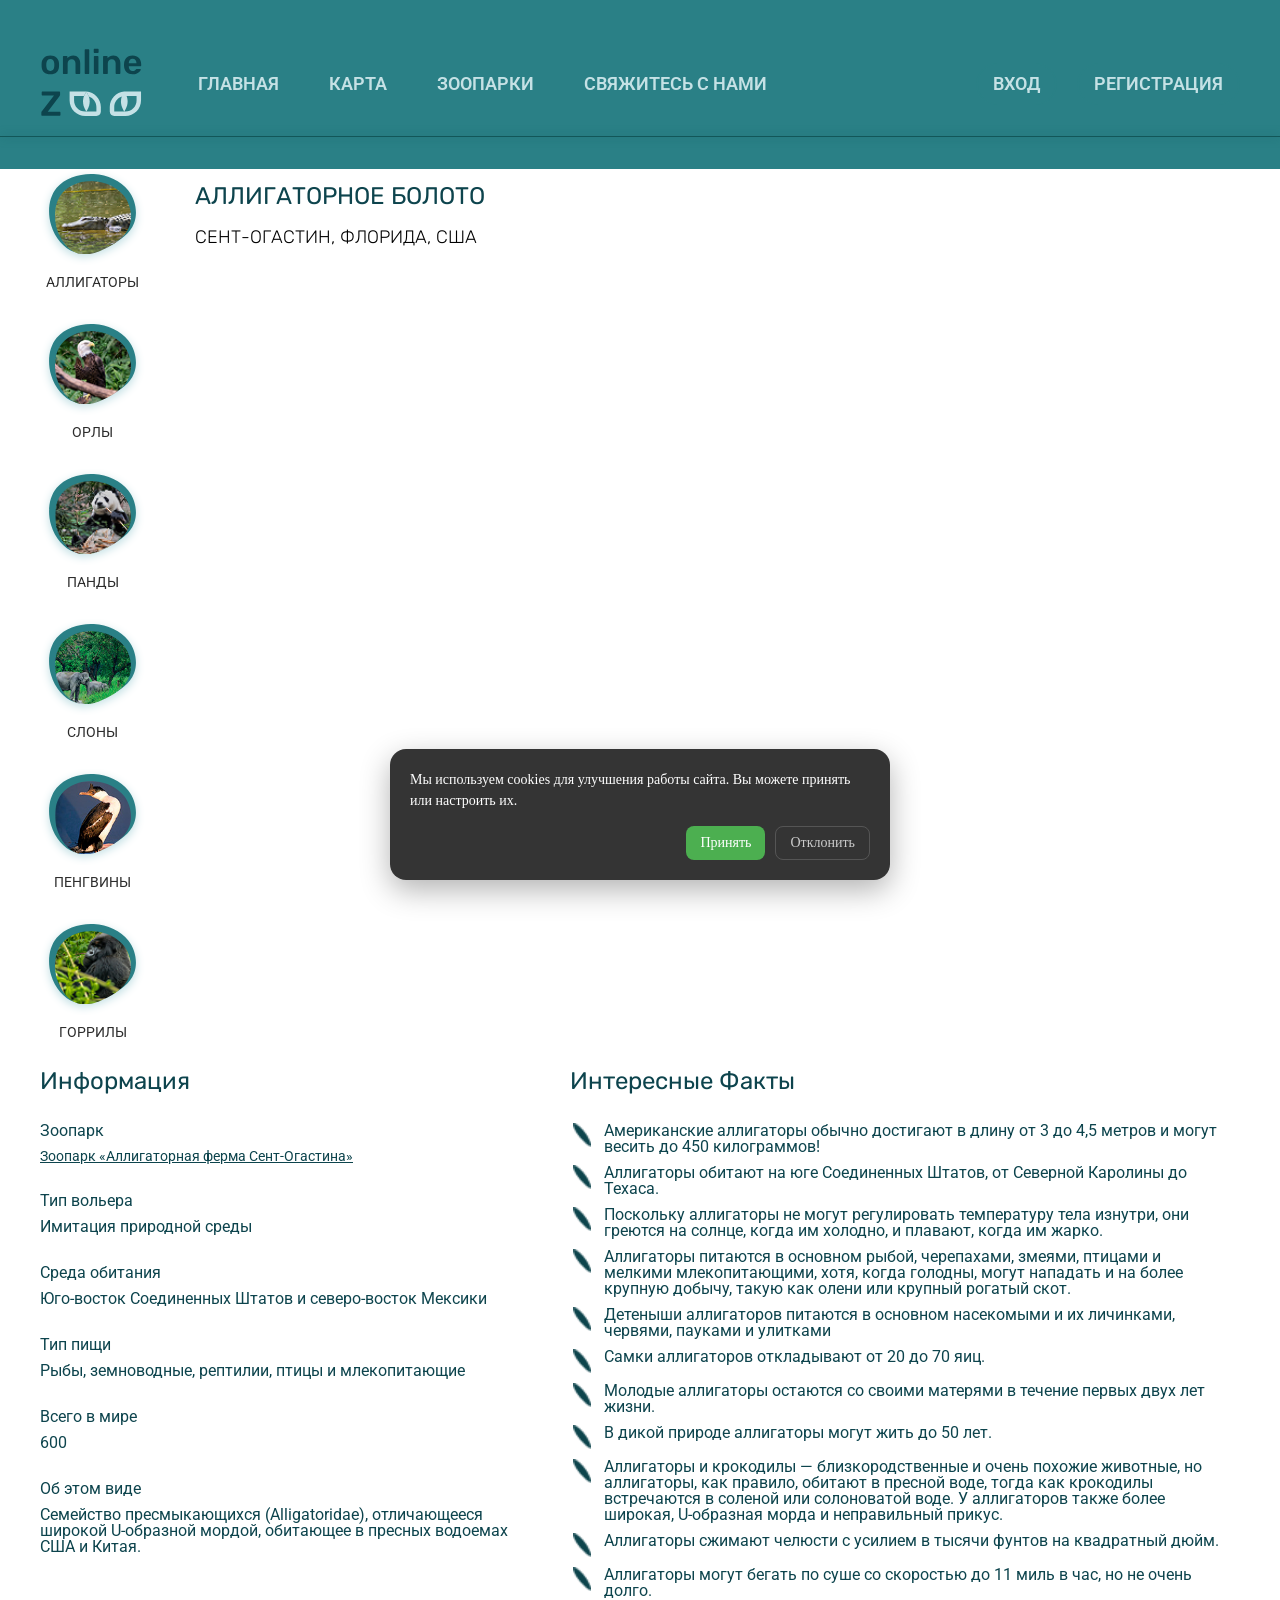
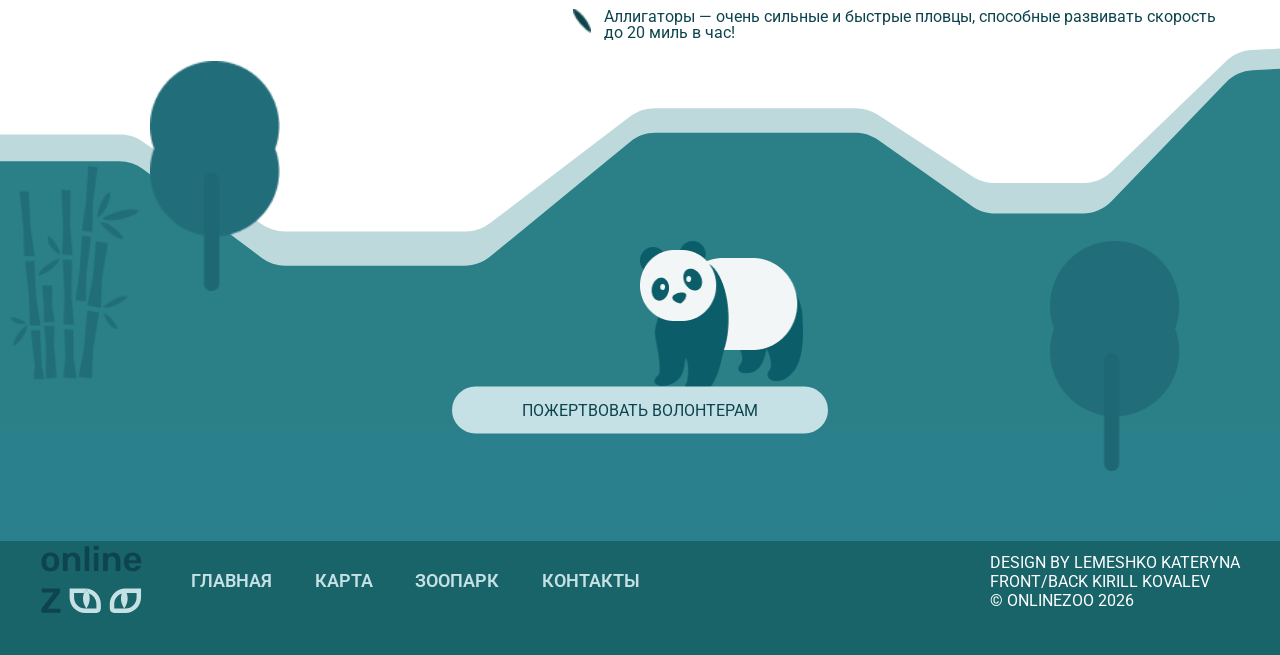
<file: aligator.html>
<!DOCTYPE html>
<html lang="ru">
<head>
    <meta charset="UTF-8">
    <meta name="viewport" content="width=device-width, initial-scale=1.0">
    <link rel="preconnect" href="https://fonts.googleapis.com">

    <link rel="preconnect" href="https://fonts.gstatic.com" crossorigin>
    <link href="https://fonts.googleapis.com/css2?family=Audiowide&family=DM+Mono:ital,wght@0,300;0,400;0,500;1,300;1,400;1,500&family=Inter:ital,opsz,wght@0,14..32,100..900;1,14..32,100..900&family=Montserrat:ital,wght@0,100..900;1,100..900&family=PT+Sans:ital,wght@0,400;0,700;1,400;1,700&family=Roboto:ital,wght@0,100..900;1,100..900&family=Rubik:ital,wght@0,300..900;1,300..900&display=swap" rel="stylesheet">

    <link rel="preconnect" href="https://fonts.googleapis.com">
    <link rel="preconnect" href="https://fonts.gstatic.com" crossorigin>
    <link href="https://fonts.googleapis.com/css2?family=Audiowide&family=DM+Mono:ital,wght@0,300;0,400;0,500;1,300;1,400;1,500&family=Inter:ital,opsz,wght@0,14..32,100..900;1,14..32,100..900&family=Montserrat:ital,wght@0,100..900;1,100..900&family=PT+Sans:ital,wght@0,400;0,700;1,400;1,700&family=Roboto:ital,wght@0,100..900;1,100..900&family=Rubik:ital,wght@0,300..900;1,300..900&display=swap" rel="stylesheet">

        <link rel="stylesheet" href="./css/animals.css">
    <link rel="stylesheet" href="./css/beautifulanimals.css">
    <link rel="stylesheet" href="./css/footer.css">
    <link rel="stylesheet" href="./css/general.css">
    <link rel="stylesheet" href="./css/header.css">
    <link rel="stylesheet" href="./css/hero.css">
    <link rel="stylesheet" href="./css/howitwork.css">
    <link rel="stylesheet" href="./css/map.css">
    <link rel="stylesheet" href="./css/modal.css">
    <link rel="stylesheet" href="./css/not-exist.css">
    <link rel="stylesheet" href="./css/panda.css">
    <link rel="stylesheet" href="./css/payandfeed.css">
    <link rel="stylesheet" href="./css/petsinzoo.css">
    <link rel="stylesheet" href="./css/reset.css">
    <link rel="stylesheet" href="./css/testimonials.css">
    <link rel="stylesheet" href="./css/zoo.css">

    <link rel="shortcut icon" href="./images/content/panda-icon.png" type="image/x-icon">
    <meta name="description" content="Смотреть Алигаторов онлайн.">

    <title>Смотреть онлайн Алигаторов</title>
</head>
<body>
    <svg xmlns="http://www.w3.org/2000/svg" style="display:none;">

        <symbol id="logo" viewBox="0 0 108 84" fill="none" xmlns="http://www.w3.org/2000/svg">
            <path fill-rule="evenodd" clip-rule="evenodd" d="M29.6128 58.3841V49.5161H45.2358C45.5616 49.5161 45.881 49.5382 46.2007 49.5604C46.238 49.563 46.2752 49.5655 46.3125 49.5681L44.0545 53.9501H34.0765V58.3841C34.0765 64.4964 39.0826 69.4692 45.2358 69.4692H46.3517H56.3951V65.0352C56.3951 60.1888 53.2282 56.1049 48.8582 54.604L46.3909 49.5724C54.4658 50.1643 60.8588 56.8677 60.8588 65.0352V69.4692C60.8588 71.9146 58.8568 73.9032 56.3951 73.9032H45.2358C36.623 73.9032 29.6128 66.9396 29.6128 58.3841ZM84.254 49.5724C84.2607 49.5613 84.2932 49.5161 84.2932 49.5161L84.3325 49.5681C84.3697 49.5655 84.407 49.563 84.4442 49.5604C84.7639 49.5382 85.0833 49.5161 85.4092 49.5161H101.032V58.3841C101.032 66.9396 94.0219 73.9032 85.4092 73.9032H74.2499C71.7882 73.9032 69.7862 71.9146 69.7862 69.4692V65.0352C69.7862 56.8677 76.1792 50.1643 84.254 49.5724ZM96.5684 53.9501H86.5905C87.1752 55.5353 87.641 57.4419 87.641 59.4927C87.641 65.0019 84.2932 69.4692 84.2932 69.4692C84.2932 69.4692 80.9455 65.0019 80.9455 59.4927C80.9455 57.7057 81.3114 56.0539 81.7868 54.604C77.4168 56.1049 74.2499 60.1888 74.2499 65.0352V69.4692H84.2932H85.4092C91.5624 69.4692 96.5684 64.4964 96.5684 58.3841V53.9501Z" fill="#C5E1E6"/>
            <path d="M46.3909 49.5724C46.3842 49.5613 46.3517 49.5161 46.3517 49.5161L46.3125 49.5681L44.0545 53.9501C43.4697 55.5353 43.0039 57.4419 43.0039 59.4927C43.0039 65.0019 46.3517 69.4692 46.3517 69.4692C46.3517 69.4692 49.6995 65.0019 49.6995 59.4927C49.6995 57.7057 49.3336 56.0539 48.8582 54.604L46.3909 49.5724Z" fill="#C5E1E6"/>
            <path d="M10.3123 32.3484C7.59484 32.3484 5.4929 31.6516 4.00645 30.2581C2.52 28.8413 1.71871 26.9135 1.60258 24.4748L1.56774 22.9419L1.60258 21.409C1.71871 18.9935 2.53161 17.0774 4.04129 15.6606C5.55097 14.2439 7.64129 13.5355 10.3123 13.5355C12.9832 13.5355 15.0735 14.2439 16.5832 15.6606C18.0929 17.0774 18.9058 18.9935 19.0219 21.409C19.0452 21.6877 19.0568 22.1987 19.0568 22.9419C19.0568 23.6852 19.0452 24.1961 19.0219 24.4748C18.9058 26.9135 18.1045 28.8413 16.6181 30.2581C15.1316 31.6516 13.0297 32.3484 10.3123 32.3484ZM10.3123 28.8994C11.5432 28.8994 12.4955 28.5161 13.169 27.7497C13.8426 26.96 14.2142 25.8103 14.2839 24.3006C14.3071 24.0684 14.3187 23.6155 14.3187 22.9419C14.3187 22.2684 14.3071 21.8155 14.2839 21.5832C14.2142 20.0735 13.8426 18.9355 13.169 18.169C12.4955 17.3794 11.5432 16.9845 10.3123 16.9845C9.08129 16.9845 8.12903 17.3794 7.45548 18.169C6.78194 18.9355 6.41032 20.0735 6.34065 21.5832L6.30581 22.9419L6.34065 24.3006C6.41032 25.8103 6.78194 26.96 7.45548 27.7497C8.12903 28.5161 9.08129 28.8994 10.3123 28.8994ZM23.7529 32C23.5207 32 23.3232 31.9187 23.1607 31.7561C22.9981 31.5935 22.9168 31.3961 22.9168 31.1639V14.72C22.9168 14.4877 22.9981 14.2903 23.1607 14.1277C23.3232 13.9652 23.5207 13.8839 23.7529 13.8839H26.6097C26.842 13.8839 27.0394 13.9652 27.202 14.1277C27.3645 14.2903 27.4458 14.4877 27.4458 14.72V16.1484C28.8161 14.4065 30.7555 13.5355 33.2639 13.5355C35.4007 13.5355 37.0961 14.2439 38.3503 15.6606C39.6045 17.0542 40.2316 18.9587 40.2316 21.3742V31.1639C40.2316 31.3961 40.1503 31.5935 39.9878 31.7561C39.8484 31.9187 39.651 32 39.3955 32H36.3297C36.0974 32 35.9 31.9187 35.7374 31.7561C35.5749 31.5935 35.4936 31.3961 35.4936 31.1639V21.5832C35.4936 20.2129 35.1568 19.1561 34.4832 18.4129C33.8329 17.6465 32.8807 17.2632 31.6265 17.2632C30.3955 17.2632 29.42 17.6465 28.7 18.4129C28.0032 19.1794 27.6549 20.2361 27.6549 21.5832V31.1639C27.6549 31.3961 27.5736 31.5935 27.411 31.7561C27.2716 31.9187 27.0742 32 26.8187 32H23.7529ZM45.5279 32C45.2957 32 45.0983 31.9187 44.9357 31.7561C44.7731 31.5935 44.6918 31.3961 44.6918 31.1639V8.10064C44.6918 7.84516 44.7731 7.64774 44.9357 7.50839C45.0983 7.3458 45.2957 7.26451 45.5279 7.26451H48.4195C48.675 7.26451 48.8725 7.3458 49.0118 7.50839C49.1744 7.64774 49.2557 7.84516 49.2557 8.10064V31.1639C49.2557 31.3961 49.1744 31.5935 49.0118 31.7561C48.8725 31.9187 48.675 32 48.4195 32H45.5279ZM54.5738 10.8877C54.3415 10.8877 54.1441 10.8065 53.9815 10.6439C53.8189 10.4813 53.7376 10.2839 53.7376 10.0516V7.54322C53.7376 7.31097 53.8189 7.11355 53.9815 6.95097C54.1441 6.78839 54.3415 6.7071 54.5738 6.7071H57.7441C57.9763 6.7071 58.1738 6.78839 58.3363 6.95097C58.5221 7.11355 58.615 7.31097 58.615 7.54322V10.0516C58.615 10.2839 58.5338 10.4813 58.3712 10.6439C58.2086 10.8065 57.9996 10.8877 57.7441 10.8877H54.5738ZM54.7131 32C54.4808 32 54.2834 31.9187 54.1208 31.7561C53.9583 31.5935 53.877 31.3961 53.877 31.1639V14.72C53.877 14.4877 53.9583 14.2903 54.1208 14.1277C54.2834 13.9652 54.4808 13.8839 54.7131 13.8839H57.6047C57.8602 13.8839 58.0576 13.9652 58.197 14.1277C58.3596 14.2671 58.4408 14.4645 58.4408 14.72V31.1639C58.4408 31.3961 58.3596 31.5935 58.197 31.7561C58.0576 31.9187 57.8602 32 57.6047 32H54.7131ZM63.8991 32C63.6668 32 63.4694 31.9187 63.3068 31.7561C63.1443 31.5935 63.063 31.3961 63.063 31.1639V14.72C63.063 14.4877 63.1443 14.2903 63.3068 14.1277C63.4694 13.9652 63.6668 13.8839 63.8991 13.8839H66.7559C66.9881 13.8839 67.1855 13.9652 67.3481 14.1277C67.5107 14.2903 67.592 14.4877 67.592 14.72V16.1484C68.9623 14.4065 70.9017 13.5355 73.4101 13.5355C75.5468 13.5355 77.2423 14.2439 78.4965 15.6606C79.7507 17.0542 80.3778 18.9587 80.3778 21.3742V31.1639C80.3778 31.3961 80.2965 31.5935 80.1339 31.7561C79.9946 31.9187 79.7972 32 79.5417 32H76.4759C76.2436 32 76.0462 31.9187 75.8836 31.7561C75.721 31.5935 75.6397 31.3961 75.6397 31.1639V21.5832C75.6397 20.2129 75.303 19.1561 74.6294 18.4129C73.9791 17.6465 73.0268 17.2632 71.7726 17.2632C70.5417 17.2632 69.5662 17.6465 68.8462 18.4129C68.1494 19.1794 67.801 20.2361 67.801 21.5832V31.1639C67.801 31.3961 67.7197 31.5935 67.5572 31.7561C67.4178 31.9187 67.2204 32 66.9649 32H63.8991ZM92.607 32.3484C90.0289 32.3484 87.9735 31.6052 86.4406 30.1187C84.9309 28.609 84.1296 26.4955 84.0367 23.7781L84.0018 22.9071L84.0367 22.0361C84.1528 19.3884 84.9657 17.3097 86.4754 15.8C88.0083 14.2903 90.0522 13.5355 92.607 13.5355C95.3477 13.5355 97.4612 14.3716 98.9477 16.0439C100.457 17.7161 101.212 19.9458 101.212 22.7329V23.4645C101.212 23.6968 101.131 23.8942 100.968 24.0568C100.806 24.2194 100.597 24.3006 100.341 24.3006H88.7748V24.5794C88.8212 25.8568 89.1696 26.9368 89.8199 27.8194C90.4935 28.6787 91.4109 29.1084 92.5722 29.1084C93.9425 29.1084 95.0457 28.5742 95.8818 27.5058C96.0909 27.2503 96.2535 27.0877 96.3696 27.0181C96.5089 26.9484 96.7064 26.9135 96.9618 26.9135H99.958C100.167 26.9135 100.341 26.9832 100.481 27.1226C100.643 27.2387 100.724 27.3897 100.724 27.5755C100.724 28.1329 100.388 28.7948 99.7141 29.5613C99.0638 30.3045 98.1231 30.9548 96.8922 31.5123C95.6612 32.0697 94.2328 32.3484 92.607 32.3484ZM96.4741 21.3742V21.2697C96.4741 19.8994 96.1257 18.7961 95.4289 17.96C94.7554 17.1239 93.8148 16.7058 92.607 16.7058C91.3993 16.7058 90.4586 17.1239 89.7851 17.96C89.1115 18.7961 88.7748 19.8994 88.7748 21.2697V21.3742H96.4741Z" fill="#0D444D"/>
            <path d="M2.19484 73.8064C1.93935 73.8064 1.73032 73.7252 1.56774 73.5626C1.42839 73.4 1.35871 73.191 1.35871 72.9355V70.4968C1.35871 70.1019 1.44 69.8 1.60258 69.591C1.76516 69.3587 1.85806 69.231 1.88129 69.2077L14.0052 53.5303H2.54323C2.31097 53.5303 2.11355 53.449 1.95097 53.2864C1.78839 53.1239 1.7071 52.9264 1.7071 52.6942V50.2903C1.7071 50.0348 1.77677 49.8258 1.91613 49.6632C2.07871 49.5006 2.28774 49.4194 2.54323 49.4194H19.1961C19.4516 49.4194 19.6606 49.5006 19.8232 49.6632C19.9858 49.8258 20.0671 50.0348 20.0671 50.2903V52.6942C20.0671 53.1123 19.9161 53.5187 19.6142 53.9135L7.73419 69.6606H19.5794C19.8348 69.6606 20.0439 69.7419 20.2065 69.9045C20.369 70.0671 20.4503 70.2761 20.4503 70.5316V72.9703C20.4503 73.2258 20.369 73.4348 20.2065 73.5974C20.0439 73.7368 19.8348 73.8064 19.5794 73.8064H2.19484Z" fill="#0D444D"/>
        </symbol>

        <symbol id="google-logo" viewBox="0 0 24 24" fill="none" xmlns="http://www.w3.org/2000/svg">
            <rect width="24" height="24" fill="white"/>
            <path fill-rule="evenodd" clip-rule="evenodd" d="M23.04 12.2615C23.04 11.446 22.9668 10.6619 22.8309 9.90918H12V14.3576H18.1891C17.9225 15.7951 17.1123 17.013 15.8943 17.8285V20.714H19.6109C21.7855 18.7119 23.04 15.7637 23.04 12.2615Z" fill="#4285F4"/>
            <path fill-rule="evenodd" clip-rule="evenodd" d="M11.9995 23.4998C15.1045 23.4998 17.7077 22.47 19.6104 20.7137L15.8938 17.8282C14.864 18.5182 13.5467 18.9259 11.9995 18.9259C9.00425 18.9259 6.46902 16.903 5.5647 14.1848H1.72266V17.1644C3.61493 20.9228 7.50402 23.4998 11.9995 23.4998Z" fill="#34A853"/>
            <path fill-rule="evenodd" clip-rule="evenodd" d="M5.56523 14.185C5.33523 13.495 5.20455 12.7579 5.20455 12C5.20455 11.242 5.33523 10.505 5.56523 9.81499V6.83545H1.72318C0.944318 8.38795 0.5 10.1443 0.5 12C0.5 13.8557 0.944318 15.612 1.72318 17.1645L5.56523 14.185Z" fill="#FBBC05"/>
            <path fill-rule="evenodd" clip-rule="evenodd" d="M11.9995 5.07386C13.6879 5.07386 15.2038 5.65409 16.3956 6.79364L19.694 3.49523C17.7024 1.63955 15.0992 0.5 11.9995 0.5C7.50402 0.5 3.61493 3.07705 1.72266 6.83545L5.5647 9.815C6.46902 7.09682 9.00425 5.07386 11.9995 5.07386Z" fill="#EA4335"/>
        </symbol>

        <symbol id="facebook-logo" viewBox="0 0 24 24" fill="none" xmlns="http://www.w3.org/2000/svg">
            <g clip-path="url(#clip0_3451_2065)">
            <path d="M23.5 12.0699C23.5 5.7186 18.3513 0.56988 12 0.56988C5.64872 0.56988 0.5 5.7186 0.5 12.0699C0.5 17.8099 4.70538 22.5674 10.2031 23.4302V15.3941H7.2832V12.0699H10.2031V9.53629C10.2031 6.6541 11.92 5.06207 14.5468 5.06207C15.805 5.06207 17.1211 5.28668 17.1211 5.28668V8.11675H15.671C14.2424 8.11675 13.7969 9.00322 13.7969 9.91266V12.0699H16.9863L16.4765 15.3941H13.7969V23.4302C19.2946 22.5674 23.5 17.8099 23.5 12.0699Z" fill="#1877F2"/>
            </g>
            <defs>
            <clipPath id="clip0_3451_2065">
            <rect width="24" height="24" fill="white"/>
            </clipPath>
            </defs>
        </symbol>

        <symbol id="play-btn" viewBox="0 0 23 27" xmlns="http://www.w3.org/2000/svg">
            <path d="M2.61523 2.61516L20.0496 13.0758L2.61523 23.5364V2.61516Z" fill="currentColor" stroke="white" stroke-width="5.23032" stroke-linecap="round" stroke-linejoin="round"/>
        </symbol>

        <symbol id="how-it-work-icon-1" viewBox="0 0 50 50" fill="none" xmlns="http://www.w3.org/2000/svg">
            <path d="M14 5C11.0898 5 8.60938 7.07031 8.15625 9.875C8.14453 9.94141 8.10156 9.99609 8.09375 10.0625H8.125C8.08984 10.2148 8.05078 10.3555 8.03125 10.5C7.72656 10.7109 7.43359 10.9375 7.1875 11.1875C6.01172 12.375 5.51562 13.8672 5.15625 15.0938C5.15234 15.1016 5.16016 15.1172 5.15625 15.125C3.85938 19.1133 1.53516 28.5547 1 30.7188C0.375 32.0234 0 33.4609 0 35C0 40.5117 4.48828 45 10 45C15.3867 45 19.7695 40.7148 19.9688 35.375C21.1016 36.2109 22.7422 37 25 37C27.2578 37 28.8984 36.2109 30.0312 35.375C30.2305 40.7148 34.6133 45 40 45C45.5117 45 50 40.5117 50 35C50 33.8711 49.8164 32.793 49.4688 31.7812C49.3047 31.125 46.3516 19.3906 45.0625 15.125V15.0938C44.6562 13.875 44.1172 12.3828 42.9375 11.1875C42.6445 10.8906 42.3125 10.6172 41.9375 10.375C41.918 10.2695 41.9023 10.1719 41.875 10.0625H41.9062C41.8984 9.99609 41.8555 9.94141 41.8438 9.875C41.3906 7.07031 38.9102 5 36 5C32.6758 5 30 7.67578 30 11C30 11.7344 30.1211 12.4453 30.3438 13.0938C29.8789 13.6328 29.4883 14.1211 29.2188 14.375C29.1055 14.4805 29.0977 14.4766 29.0625 14.5C27.9258 13.6641 26.5547 13.0938 25.0938 13.0938C23.6367 13.0938 22.2031 13.6172 21.0938 14.5C21.0547 14.4766 21.0508 14.4805 20.9375 14.375C20.6445 14.1016 20.2031 13.5664 19.6875 12.9688C19.8867 12.3516 20 11.6914 20 11C20 7.67578 17.3242 5 14 5ZM14 7C16.2773 7 18 8.72266 18 11C18 11.0859 17.9727 11.1641 17.9688 11.25C16.6992 10.1602 15.0664 9.1875 12.9062 9.1875C11.9375 9.1875 11.0703 9.28125 10.3125 9.46875C10.8633 8.01562 12.293 7 14 7ZM36 7C37.6914 7 39.0938 8.00391 39.6562 9.4375C38.957 9.27734 38.1875 9.1875 37.3125 9.1875C35.0703 9.1875 33.3359 10.2305 32.0312 11.375C32.0195 11.2461 32 11.125 32 11C32 8.72266 33.7227 7 36 7ZM12.9062 11.1875C14.9023 11.1875 16.2812 12.2617 17.4375 13.4688C17.4492 13.9727 17.8398 14.3906 18.3438 14.4375C18.7695 14.9336 19.1758 15.4219 19.5938 15.8125C19.8789 16.0781 20.168 16.332 20.625 16.4688C21.082 16.6055 21.7305 16.5039 22.125 16.1875L22.1562 16.1562C22.8242 15.5625 24.0508 15.0938 25.0938 15.0938C26.1367 15.0938 27.2344 15.5234 28.0625 16.1875V16.1562H28.0938C28.4805 16.4727 29.1172 16.6055 29.5625 16.4688C30.0195 16.3281 30.2812 16.0781 30.5625 15.8125C30.9844 15.4141 31.4023 14.9141 31.8438 14.4062C32.1914 14.3008 32.457 14.0117 32.5312 13.6562C33.7383 12.3711 35.207 11.1875 37.3125 11.1875C38.6289 11.1875 39.5664 11.3867 40.2812 11.7188C40.4023 11.8398 40.5547 11.9258 40.7188 11.9688C40.75 11.9805 40.7812 11.9922 40.8125 12C41.082 12.1758 41.3242 12.3828 41.5312 12.5938C42.3203 13.3945 42.7656 14.5156 43.1562 15.6875C43.1602 15.6953 43.1523 15.7109 43.1562 15.7188C43.9258 18.2695 45.207 23.1172 46.25 27.1875C44.5352 25.8086 42.3633 25 40 25C35.4688 25 31.6289 28.043 30.4062 32.1875C30.332 32.25 30.2695 32.3242 30.2188 32.4062C30.2188 32.4062 28.9297 35 25 35C21.0703 35 19.7812 32.4062 19.7812 32.4062C19.7305 32.3125 19.668 32.2305 19.5938 32.1562C18.3633 28.0273 14.5234 25 10 25C7.73438 25 5.64844 25.7578 3.96875 27.0312C5.00391 22.9688 6.25781 18.1953 7.0625 15.7188V15.6875C7.40234 14.5234 7.80469 13.3945 8.59375 12.5938C9.38281 11.793 10.5938 11.1875 12.9062 11.1875ZM25 25C22.8008 25 21 26.8008 21 29C21 31.1992 22.8008 33 25 33C27.1992 33 29 31.1992 29 29C29 26.8008 27.1992 25 25 25ZM10 27C14.4297 27 18 30.5703 18 35C18 39.4297 14.4297 43 10 43C5.57031 43 2 39.4297 2 35C2 34.3984 2.0625 33.8125 2.1875 33.25C2.38672 33.0977 2.51953 32.875 2.5625 32.625C2.5625 32.625 2.82422 31.5469 2.875 31.3438C4.19922 28.7617 6.89062 27 10 27ZM25 27C26.1172 27 27 27.8828 27 29C27 30.1172 26.1172 31 25 31C23.8828 31 23 30.1172 23 29C23 27.8828 23.8828 27 25 27ZM40 27C43.4844 27 46.4297 29.2148 47.5312 32.3125C47.5352 32.3281 47.625 32.6562 47.625 32.6562C47.6523 32.7578 47.6953 32.8516 47.75 32.9375C47.9258 33.5938 48 34.2852 48 35C48 39.4297 44.4297 43 40 43C35.5703 43 32 39.4297 32 35C32 30.5703 35.5703 27 40 27ZM4.90625 33.9688C4.86328 33.9766 4.82031 33.9883 4.78125 34C4.31641 34.1055 3.98828 34.5234 4 35C4 38.3242 6.67578 41 10 41C10.3594 41.0039 10.6953 40.8164 10.8789 40.5039C11.0586 40.1914 11.0586 39.8086 10.8789 39.4961C10.6953 39.1836 10.3594 38.9961 10 39C7.72266 39 6 37.2773 6 35C6.01172 34.7109 5.89453 34.4336 5.6875 34.2383C5.47656 34.0391 5.19141 33.9414 4.90625 33.9688ZM35.9062 33.9688C35.8633 33.9766 35.8203 33.9883 35.7812 34C35.3164 34.1055 34.9883 34.5234 35 35C35 38.3242 37.6758 41 41 41C41.3594 41.0039 41.6953 40.8164 41.8789 40.5039C42.0586 40.1914 42.0586 39.8086 41.8789 39.4961C41.6953 39.1836 41.3594 38.9961 41 39C38.7227 39 37 37.2773 37 35C37.0117 34.7109 36.8945 34.4336 36.6875 34.2383C36.4766 34.0391 36.1914 33.9414 35.9062 33.9688Z" fill="#216E7A"/>
            <circle opacity="0.8" cx="10" cy="35" r="8" fill="#216E7A"/>
            <circle opacity="0.8" cx="40" cy="35" r="8" fill="#216E7A"/>
            <path d="M5 35C5.66897 38.4715 6.73285 39.609 10 40" stroke="white" stroke-width="2" stroke-linecap="round"/>
            <path d="M35 35C35.669 38.4715 36.7328 39.609 40 40" stroke="white" stroke-width="2" stroke-linecap="round"/>
        </symbol>

        <symbol id="how-it-work-icon-2" viewBox="0 0 64 64" fill="none" xmlns="http://www.w3.org/2000/svg">
            <path opacity="0.8" d="M33.4216 33.46C32.6556 32.629 31.3436 32.629 30.5786 33.46L25.3506 39.137C23.6396 40.995 24.9566 44 27.4826 44H36.5166C39.0426 44 40.3596 40.995 38.6486 39.137L33.4216 33.46Z" fill="#216E7A"/>
            <path opacity="0.8" d="M41 35C42.6569 35 44 33.6569 44 32C44 30.3431 42.6569 29 41 29C39.3431 29 38 30.3431 38 32C38 33.6569 39.3431 35 41 35Z" fill="#216E7A"/>
            <path opacity="0.8" d="M23 35C24.6569 35 26 33.6569 26 32C26 30.3431 24.6569 29 23 29C21.3431 29 20 30.3431 20 32C20 33.6569 21.3431 35 23 35Z" fill="#216E7A"/>
            <path opacity="0.8" d="M32 31C33.6569 31 35 29.6569 35 28C35 26.3431 33.6569 25 32 25C30.3431 25 29 26.3431 29 28C29 29.6569 30.3431 31 32 31Z" fill="#216E7A"/>
            <path d="M45 8.10498C39.2 8.10498 34.078 11.965 32 17.503C29.922 11.965 24.8 8.10498 19 8.10498C11.28 8.10498 5 14.779 5 22.982C5 39.001 18.418 49.747 26.417 54.727C28.139 55.799 30.069 56.335 32 56.335C33.931 56.335 35.861 55.799 37.583 54.727C45.582 49.747 59 39.001 59 22.982C59 14.779 52.72 8.10498 45 8.10498ZM36.526 53.03C33.734 54.768 30.266 54.766 27.474 53.03C19.828 48.269 7 38.034 7 22.982C7 15.881 12.383 10.105 19 10.105C24.917 10.105 30.017 14.846 30.861 21.132L30.978 22H33.022L33.139 21.133C33.983 14.847 39.083 10.105 45 10.105C51.617 10.105 57 15.881 57 22.982C57 38.034 44.172 48.269 36.526 53.03Z" fill="#216E7A"/>
            <path d="M46 13V15C49.309 15 52 17.691 52 21H54C54 16.589 50.411 13 46 13Z" fill="#216E7A"/>
            <path d="M46 17V19C47.103 19 48 19.897 48 21H50C50 18.794 48.206 17 46 17Z" fill="#216E7A"/>
        </symbol>

        <symbol id="how-it-work-icon-3" viewBox="0 0 64 64" fill="none" xmlns="http://www.w3.org/2000/svg">
            <path d="M8 29H14V48H8V29Z" fill="#216E7A" fill-opacity="0.8"/>
            <path d="M56.427 36.815C55.49 36.122 54.239 35.92 52.992 36.265L37.703 40.492C37.891 40.028 38 39.523 38 38.991C38 36.79 36.206 35 34 35H24.623C23.957 34 22.261 31 20 31H16V30C16 28.346 14.654 27 13 27H9C7.346 27 6 28.346 6 30V47C6 48.654 7.346 50 9 50H13C14.654 50 16 48.655 16 47V46.248L28.139 54.45C29.663 55.482 31.437 56 33.214 56C34.856 56 36.501 55.558 37.956 54.669L56.129 43.568C57.283 42.865 58 41.587 58 40.235V39.922C58 38.691 57.427 37.559 56.427 36.815ZM14 47C14 47.552 13.551 48 13 48H12V44H10V48H9C8.449 48 8 47.552 8 47V30C8 29.448 8.449 29 9 29H13C13.551 29 14 29.449 14 30V47ZM56 40.235C56 40.895 55.65 41.518 55.087 41.862L36.914 52.962C34.549 54.405 31.545 54.34 29.26 52.793L16 43.835V33H20C21.059 33 22.469 35.034 23.088 36.409L23.354 37H34C35.103 37 36 37.893 36 38.99C36 40.098 35.103 41 34 41H24V43H34H36L53.524 38.193C54.165 38.015 54.804 38.1 55.234 38.422C55.721 38.783 56 39.33 56 39.922V40.235Z" fill="#216E7A"/>
            <path d="M39 30C41.631 30 52 23.441 52 15C52 11.141 48.86 8 45 8C42.457 8 40.226 9.363 39 11.397C37.774 9.363 35.543 8 33 8C29.14 8 26 11.141 26 15C26 23.441 36.369 30 39 30ZM33 10C35.757 10 38 12 38 15H40C40 12 42.243 10 45 10C47.757 10 50 12.243 50 15C50 22.563 40.321 28 39 28C37.679 28 28 22.563 28 15C28 12.243 30.243 10 33 10Z" fill="#216E7A"/>
        </symbol>

        <symbol id="heart--icon" viewBox="0 0 24 24" fill="none" xmlns="http://www.w3.org/2000/svg">
            <path d="M19.513 12.5834L12.013 20.0114L4.513 12.5834C4.0183 12.102 3.62864 11.5234 3.36854 10.884C3.10845 10.2447 2.98356 9.55836 3.00173 8.86834C3.01991 8.17832 3.18076 7.49954 3.47415 6.87474C3.76755 6.24994 4.18713 5.69266 4.70648 5.23799C5.22583 4.78331 5.8337 4.4411 6.49181 4.23289C7.14991 4.02468 7.844 3.95499 8.53036 4.02821C9.21673 4.10143 9.8805 4.31596 10.4799 4.65831C11.0792 5.00066 11.6012 5.46341 12.013 6.01741C12.4265 5.46743 12.9491 5.00873 13.5481 4.67001C14.1471 4.3313 14.8095 4.11986 15.4939 4.04893C16.1784 3.978 16.8701 4.04911 17.5258 4.2578C18.1815 4.46649 18.787 4.80828 19.3045 5.26177C19.8221 5.71526 20.2404 6.27069 20.5334 6.8933C20.8264 7.51591 20.9877 8.19229 21.0073 8.88012C21.0269 9.56794 20.9043 10.2524 20.6471 10.8907C20.39 11.5289 20.0039 12.1072 19.513 12.5894" stroke="#19707D" stroke-width="1.5" stroke-linecap="round" stroke-linejoin="round"/>
        </symbol>

        <symbol id="tv--icon" viewBox="0 0 23 23" fill="none" xmlns="http://www.w3.org/2000/svg">
            <g clip-path="url(#clip0_219_26)">
            <path d="M18.1988 6.70496H4.78876C3.73074 6.70496 2.87305 7.56265 2.87305 8.62067V17.2414C2.87305 18.2994 3.73074 19.1571 4.78876 19.1571H18.1988C19.2568 19.1571 20.1145 18.2994 20.1145 17.2414V8.62067C20.1145 7.56265 19.2568 6.70496 18.1988 6.70496Z" stroke="#216E7A" stroke-width="1.43679" stroke-linecap="round" stroke-linejoin="round"/>
            <path d="M15.3259 2.87354L11.4945 6.70497L7.66309 2.87354" stroke="#216E7A" stroke-width="1.43679" stroke-linecap="round" stroke-linejoin="round"/>
            </g>
            <defs>
            <clipPath id="clip0_219_26">
            <rect width="22.9886" height="22.9886" fill="white"/>
            </clipPath>
            </defs>
        </symbol>

        <symbol id="arrow--right" width="17" height="23" viewBox="0 0 17 23" fill="none" xmlns="http://www.w3.org/2000/svg">
            <path d="M5.75 0.75L15.1027 10.8509C15.4651 11.2423 15.4565 11.8494 15.083 12.2304L5.75 21.75" stroke="#19707D" stroke-width="1.5" stroke-linecap="round"/>
            <path d="M0.75 0.75L10.1027 10.8509C10.4651 11.2423 10.4565 11.8494 10.083 12.2304L0.75 21.75" stroke="#19707D" stroke-width="1.5" stroke-linecap="round"/>
        </symbol>

        <symbol id="penguin--icon" viewBox="0 0 33 66" fill="none" xmlns="http://www.w3.org/2000/svg">
            <path d="M13.9111 59.1991C14.1596 58.1944 14.0656 56.3396 14.0656 56.3396L18.5481 54.3302C18.5481 54.3302 18.1388 55.552 18.2389 56.3396C18.3245 57.0124 18.7255 57.2972 18.8572 57.9625C19.0096 58.7323 18.6789 59.2077 18.8572 59.9719C18.9833 60.5122 19.3982 61.2857 19.3982 61.2857C19.3982 61.2857 20.0175 61.1423 20.3256 60.8993C20.7606 60.5562 20.8183 60.1783 21.0212 59.6628C21.5625 58.2865 20.8666 55.8759 21.0212 55.8759C21.1757 55.8759 25.0399 58.5035 25.0399 58.5035C25.0399 58.5035 24.521 59.6496 24.4216 60.4356C24.2693 61.6405 24.4497 62.459 23.6488 63.5269C23.3165 63.8031 22.6441 63.9906 22.6441 63.9906C22.6441 63.9906 20.4802 66 20.5575 65.459C20.5575 64.7635 20.712 63.6815 20.712 63.6815C20.712 63.6815 16.075 65.8454 16.075 65.459C15.9204 64.8407 16.616 63.9906 16.616 63.9906C16.616 63.9906 14.993 64.9953 15.1476 64.5316C15.2556 64.2077 15.4641 63.8504 15.6561 63.5609C15.5713 63.6295 15.4777 63.6772 15.3795 63.6815C14.8359 63.7053 14.9158 62.3677 14.9158 62.3677C14.9158 62.3677 12.3654 63.9906 11.2062 63.9906C10.9413 63.4785 11.0516 62.5222 11.0516 62.5222C11.0516 62.5222 9.1968 63.1405 8.34668 63.0632C8.50125 62.0585 9.2294 61.7816 9.96963 61.1311C11.2573 59.9996 13.1382 59.5855 13.9111 59.1991Z" fill="#0A5D69"/>
            <path d="M1.00468 0.386476C0.761655 0.486835 0.468771 0.674032 0.262104 0.816252C0.15513 0.889867 0.187455 1.05076 0.313518 1.08192C0.576551 1.14694 0.953546 1.24078 1.23653 1.31388C2.63339 1.6747 3.44268 1.80681 4.79157 2.31856C6.47004 2.95534 7.44066 3.34261 8.88759 4.40521C9.56041 4.89932 9.96626 5.16339 10.5105 5.79631L10.5169 5.80371C11.3145 6.73114 11.8548 7.35951 11.9789 8.57851C12.0125 8.9088 11.9789 9.42863 11.9789 9.42863C11.9789 9.42863 12.7939 9.93171 13.37 10.1242C14.9157 10.6651 20.5574 8.34663 20.5574 5.8736C19.9391 3.94148 18.7256 2.23641 16.5386 1.31388C15.9313 1.05768 15.5668 0.952887 14.9157 0.850176C14.0809 0.718498 13.5955 0.802546 12.7518 0.850176C11.4733 0.922346 10.7859 1.34795 9.50586 1.31388C8.52869 1.28787 7.99649 1.09118 7.03279 0.927459C5.45719 0.659793 4.61206 0.131625 3.01405 0.154626C2.22422 0.165994 1.73479 0.0849755 1.00468 0.386476Z" fill="#0A5D69"/>
            <path d="M16.3072 9.35129C15.2912 9.79303 13.634 10.0608 13.2826 10.1142C13.2562 10.1182 13.2479 10.1514 13.2682 10.1686L14.7615 11.4379L17.621 13.6019C17.621 13.6019 19.5886 15.3202 20.3259 16.7705C20.6765 17.4601 20.7616 17.8966 21.0214 18.6253C21.669 20.4416 22.4898 23.3396 22.4898 23.3396C22.4898 23.3396 23.0533 25.355 23.8036 26.4309C24.2438 27.0621 24.6139 27.3175 25.1175 27.8993C25.9596 28.8724 26.626 29.3 27.2041 30.4496C27.9354 31.904 27.6511 32.7785 27.9769 34.5457C28.4057 36.8708 29.2908 40.8829 29.2908 40.8829V42.0422C29.2908 43.521 29.447 44.3584 29.2908 45.829C29.1375 47.2712 28.5179 49.4614 28.5179 49.4614L26.8034 54.9623C26.7867 55.0158 26.8597 55.0474 26.8861 54.998C27.2144 54.3842 27.8297 53.2174 28.2088 52.3981C28.7498 50.9297 28.9069 49.5094 29.4453 47.6838C29.6765 46.9001 30.0383 45.7695 30.169 45.3633C30.1832 45.319 30.2463 45.3214 30.2577 45.3665L31.4547 50.0796C31.4547 50.0796 32.073 51.7799 32.6912 51.8571C33.068 51.5418 32.9231 50.6206 32.9231 50.6206C32.9231 50.6206 32.1889 48.3319 31.8411 46.8337C31.4944 45.3401 31.4449 44.4734 31.1456 42.9696C31.0011 42.2439 30.8821 41.8444 30.7591 41.1148C30.6819 39.6464 30.6097 37.2055 30.5273 34.7002C30.4618 32.7084 30.6579 31.5719 30.3727 29.5995C30.2228 28.5626 30.0873 27.9879 29.8317 26.9719C29.3335 24.9911 28.8998 23.9183 28.1315 22.0258C27.456 20.3617 26.8945 19.5085 26.1994 17.8525C25.6485 16.5398 25.5072 15.7328 24.8856 14.452C24.176 12.9898 23.5076 12.3196 22.7217 10.897C22.1799 9.91628 21.8442 9.37851 21.4079 8.3466C21.0554 7.5131 20.6601 6.2149 20.5746 5.93002C20.5674 5.90598 20.5367 5.90018 20.521 5.91979C20.339 6.14762 19.5163 7.16225 18.8575 7.72834C17.9621 8.49771 17.3898 8.88058 16.3072 9.35129Z" fill="#0A5D69"/>
            <path d="M5.87394 34.0048C6.24482 32.5529 7.11047 30.3724 7.11047 30.3724L9.81539 46.6019C9.81539 46.6019 9.35169 48.7659 7.96059 48.3795C7.11047 47.993 6.18307 47.2975 5.71937 46.3701C5.34494 45.6818 5.33074 45.2066 5.17839 44.438C4.93715 43.221 4.95175 42.5101 4.94654 41.2694C4.94023 39.768 5.05347 38.9198 5.25075 37.4421L5.25567 37.4052C5.43427 36.0674 5.53987 35.3125 5.87394 34.0048Z" fill="#0A5D69" stroke="#0A5D69" stroke-width="0.154567"/>
            <path d="M12.1328 9.92859C12.3509 9.92859 12.4721 9.98072 12.5449 10.0262C12.6363 10.0834 12.6741 10.1359 12.7842 10.246C13.4186 10.8803 13.758 11.1393 14.3555 11.66C14.9679 12.1938 15.5123 12.5057 16 12.8007C16.4848 13.0939 16.9283 13.3787 17.4189 13.8759C19.165 15.6451 20.1441 16.7397 20.7715 18.9911C21.541 21.7528 22.6047 25.1692 24.3193 27.6434L24.3447 27.6805L24.377 27.7118C24.5969 27.9317 24.8432 28.161 25.0889 28.3905C25.3372 28.6225 25.588 28.858 25.8291 29.1014C26.3155 29.5925 26.7345 30.088 26.9883 30.5956C27.7931 32.2052 28.79 36.3733 28.79 40.6512C28.79 41.5648 28.8537 42.2806 28.9033 42.9677C28.9525 43.6487 28.9879 44.3136 28.9453 45.163C28.565 47.8919 28.0355 49.9441 27.1953 52.6952C26.3961 54.9622 25.4805 56.7382 24.6045 58.3534C24.0538 58.2761 23.4747 58.1243 22.9766 57.9569C22.6805 57.8574 22.4196 57.755 22.2178 57.6659C22.117 57.6214 22.0337 57.5814 21.9697 57.5477C21.9486 57.5366 21.9306 57.5254 21.915 57.5165C21.9111 57.5023 21.9045 57.4843 21.8994 57.4608C21.8872 57.4041 21.8765 57.337 21.8633 57.2518C21.8507 57.171 21.8354 57.0734 21.8174 56.9755C21.7514 56.6176 21.6025 55.9982 20.9912 55.7274L20.9902 55.7284C20.7796 55.6277 20.5307 55.5727 20.3018 55.5321C20.0883 55.4943 19.7447 55.4463 19.4951 55.4042C18.9934 55.3194 18.4472 55.1965 17.9033 54.9423L17.6709 54.8251L17.5381 54.7655C17.265 54.6682 16.9539 54.6989 16.7041 54.8661L16.585 54.9608C16.3094 55.2199 15.8892 55.5881 15.4424 55.8885C15.0663 56.1414 14.7309 56.3021 14.4746 56.3573C14.4104 56.2675 14.3743 56.154 14.3418 55.9823C14.2966 55.7432 14.2557 55.2952 14.0488 54.8798C13.7685 54.3169 13.486 53.9146 13.1973 53.536C12.9062 53.1544 12.6304 52.8224 12.3174 52.3524C11.5077 51.1369 11.0045 50.636 10.4395 49.4393C10.0742 48.1852 9.92035 47.0078 9.80469 45.7421C9.68871 44.4728 9.60866 43.0921 9.38184 41.5077C9.06087 39.2658 8.7322 37.1945 8.42578 35.2899C8.12032 33.3913 7.83713 31.6616 7.60645 30.0868C7.4421 27.9917 7.35763 26.8223 7.37793 24.7352C7.40267 22.1911 7.30415 20.6042 7.82812 18.4335L7.8291 18.4276C8.41568 15.8588 9.09971 14.4492 10.3965 12.16C10.7851 11.6055 11.1322 11.0498 11.4941 10.5751C11.6723 10.3414 11.8291 10.1628 11.9639 10.0468C12.1117 9.91958 12.1618 9.92859 12.1328 9.92859Z" fill="white" stroke="#0A5D69"/>
        </symbol>

        <symbol id="american-experss--icon" viewBox="0 0 14 14" fill="none" xmlns="http://www.w3.org/2000/svg">
            <path d="M0 0H13.2411V7.14795L12.5857 8.17201L13.2411 9.08342V13.2411H0V6.50279L0.409624 6.03172L0 5.58113V0Z" fill="#016FD0"/>
            <path d="M2.57031 9.22679V7.14795H4.77142L5.00758 7.45581L5.25154 7.14795H13.241V9.08343C13.241 9.08343 13.0321 9.22471 12.7904 9.22679H8.3665L8.10024 8.89909V9.22679H7.22774V8.6674C7.22774 8.6674 7.10856 8.74548 6.85089 8.74548H6.55391V9.22679H5.23287L4.99705 8.91233L4.75762 9.22679H2.57031Z" fill="white"/>
            <path d="M0 5.58126L0.496359 4.42407H1.35476L1.63645 5.07228V4.42407H2.70352L2.87121 4.89258L3.03378 4.42407H7.82383V4.65961C7.82383 4.65961 8.07564 4.42407 8.48947 4.42407L10.0437 4.4295L10.3205 5.06923V4.42407H11.2135L11.4592 4.79154V4.42407H12.3604V6.50292H11.4592L11.2237 6.13425V6.50292H9.91172L9.77979 6.17522H9.42708L9.29729 6.50292H8.40754C8.05145 6.50292 7.82383 6.27219 7.82383 6.27219V6.50292H6.48231L6.21605 6.17522V6.50292H1.22759L1.09575 6.17522H0.744164L0.613248 6.50292H0L0 5.58126Z" fill="white"/>
            <path fill-rule="evenodd" clip-rule="evenodd" d="M0.00292969 6.23675L0.67241 4.68018H1.17996L1.8488 6.23675H1.40333L1.28045 5.92505H0.562323L0.438796 6.23675H0.00292969ZM1.13911 5.58724L0.920217 5.04256L0.700684 5.58724H1.13911Z" fill="#016FD0"/>
            <path d="M1.89453 6.23675V4.68018L2.51392 4.68248L2.87418 5.68606L3.22581 4.68018H3.84025V6.23675H3.4511V5.0898L3.0386 6.23675H2.69732L2.28367 5.0898V6.23675H1.89453Z" fill="#016FD0"/>
            <path d="M4.10645 6.23675V4.68018H5.37628V5.02836H4.49968V5.29461H5.3558V5.62231H4.49968V5.89881H5.37628V6.23675H4.10645Z" fill="#016FD0"/>
            <path fill-rule="evenodd" clip-rule="evenodd" d="M5.60156 6.23675V4.68018H6.46753C6.75447 4.68018 7.01157 4.85761 7.01157 5.18517C7.01157 5.46518 6.7948 5.64554 6.58466 5.66328L7.09669 6.23675H6.62114L6.15456 5.68376H5.99071V6.23675H5.60156ZM6.43539 5.0284H5.99056V5.3561H6.44115C6.51914 5.3561 6.61972 5.29566 6.61972 5.19225C6.61972 5.11187 6.54209 5.0284 6.43539 5.0284Z" fill="#016FD0"/>
            <path d="M7.56823 6.23675H7.1709V4.68018H7.56823V6.23675Z" fill="#016FD0"/>
            <path d="M8.50952 6.23675H8.42376C8.00879 6.23675 7.75684 5.90982 7.75684 5.46486C7.75684 5.00891 8.00596 4.68018 8.53 4.68018H8.96011V5.04884H8.51428C8.30155 5.04884 8.1511 5.21485 8.1511 5.4687C8.1511 5.77015 8.32313 5.89676 8.57096 5.89676H8.67337L8.50952 6.23675Z" fill="#016FD0"/>
            <path fill-rule="evenodd" clip-rule="evenodd" d="M8.6875 6.23675L9.35698 4.68018H9.86453L10.5334 6.23675H10.0879L9.96502 5.92505H9.24689L9.12337 6.23675H8.6875ZM9.82368 5.58724L9.60479 5.04256L9.38525 5.58724H9.82368Z" fill="#016FD0"/>
            <path d="M10.5781 6.23675V4.68018H11.0729L11.7046 5.65816V4.68018H12.0937V6.23675H11.615L10.9673 5.23317V6.23675H10.5781Z" fill="#016FD0"/>
            <path d="M2.83691 8.96063V7.40405H4.10675V7.75223H3.23015V8.01849H4.08627V8.34619H3.23015V8.62268H4.10675V8.96063H2.83691Z" fill="#016FD0"/>
            <path d="M9.05859 8.96063V7.40405H10.3284V7.75223H9.45183V8.01849H10.3039V8.34619H9.45183V8.62268H10.3284V8.96063H9.05859Z" fill="#016FD0"/>
            <path d="M4.15535 8.96063L4.77362 8.19194L4.14062 7.40405H4.63089L5.00788 7.89112L5.38614 7.40405H5.85721L5.23253 8.18234L5.85195 8.96063H5.36175L4.99572 8.48124L4.63857 8.96063H4.15535Z" fill="#016FD0"/>
            <path fill-rule="evenodd" clip-rule="evenodd" d="M5.89844 8.96087V7.4043H6.75801C7.11071 7.4043 7.31676 7.63162 7.31676 7.92785C7.31676 8.28544 7.05405 8.46932 6.70745 8.46932H6.29782V8.96087H5.89844ZM6.72924 7.75643H6.29785V8.11485H6.72796C6.84161 8.11485 6.92125 8.03953 6.92125 7.93564C6.92125 7.82506 6.84121 7.75643 6.72924 7.75643Z" fill="#016FD0"/>
            <path fill-rule="evenodd" clip-rule="evenodd" d="M7.48633 8.96063V7.40405H8.3523C8.63924 7.40405 8.89633 7.58149 8.89633 7.90904C8.89633 8.18906 8.67957 8.36942 8.46943 8.38715L8.98146 8.96063H8.50591L8.03932 8.40763H7.87547V8.96063H7.48633ZM8.32032 7.7522H7.87549V8.0799H8.32608C8.40407 8.0799 8.50465 8.01946 8.50465 7.91605C8.50465 7.83567 8.42702 7.7522 8.32032 7.7522Z" fill="#016FD0"/>
            <path d="M10.5094 8.96063V8.62268H11.2882C11.4034 8.62268 11.4533 8.56041 11.4533 8.49212C11.4533 8.42668 11.4036 8.36053 11.2882 8.36053H10.9362C10.6303 8.36053 10.46 8.17415 10.46 7.89432C10.46 7.64474 10.616 7.40405 11.0706 7.40405H11.8284L11.6645 7.75428H11.0091C10.8838 7.75428 10.8453 7.82002 10.8453 7.8828C10.8453 7.94733 10.8929 8.01849 10.9886 8.01849H11.3573C11.6983 8.01849 11.8463 8.21192 11.8463 8.46524C11.8463 8.73757 11.6814 8.96063 11.3387 8.96063H10.5094Z" fill="#016FD0"/>
            <path d="M11.9371 8.96063V8.62268H12.7159C12.8311 8.62268 12.881 8.56041 12.881 8.49212C12.881 8.42668 12.8313 8.36053 12.7159 8.36053H12.364C12.0581 8.36053 11.8877 8.17415 11.8877 7.89432C11.8877 7.64474 12.0437 7.40405 12.4983 7.40405H13.2561L13.0922 7.75428H12.4368C12.3116 7.75428 12.273 7.82002 12.273 7.8828C12.273 7.94733 12.3207 8.01849 12.4164 8.01849H12.785C13.126 8.01849 13.274 8.21192 13.274 8.46524C13.274 8.73757 13.1091 8.96063 12.7665 8.96063H11.9371Z" fill="#016FD0"/>
        </symbol>

        <symbol id="visa--icon" viewBox="0 0 34 11" fill="none" xmlns="http://www.w3.org/2000/svg">
            <path d="M14.3807 10.5856H11.6924L13.3739 0.188477H16.0621L14.3807 10.5856Z" fill="#00579F"/>
            <path d="M24.1268 0.442645C23.5966 0.232274 22.7555 0 21.7156 0C19.0608 0 17.1912 1.4157 17.1798 3.43972C17.1577 4.93304 18.5183 5.76247 19.5359 6.26039C20.576 6.76918 20.9295 7.10128 20.9295 7.5548C20.9189 8.25133 20.0891 8.5724 19.3151 8.5724C18.2418 8.5724 17.6667 8.40687 16.7927 8.01935L16.4387 7.85323L16.0625 10.1871C16.693 10.4744 17.8547 10.7293 19.0608 10.7405C21.8816 10.7405 23.718 9.3467 23.7398 7.18978C23.7505 6.00621 23.0321 5.09931 21.4832 4.35823C20.5429 3.88251 19.9671 3.56174 19.9671 3.07499C19.9781 2.63249 20.4541 2.17926 21.5155 2.17926C22.3895 2.15707 23.0316 2.36714 23.5181 2.57736L23.7612 2.68777L24.1268 0.442645Z" fill="#00579F"/>
            <path fill-rule="evenodd" clip-rule="evenodd" d="M28.9384 0.188477H31.0178L33.1866 10.5854H30.6975C30.6975 10.5854 30.4539 9.39081 30.3767 9.02578H26.9251C26.8253 9.30216 26.3609 10.5854 26.3609 10.5854H23.54L27.5332 1.05113C27.8099 0.376354 28.2971 0.188477 28.9384 0.188477ZM28.7724 3.99328C28.7724 3.99328 27.9205 6.305 27.6991 6.9023H29.9336C29.823 6.38248 29.314 3.89376 29.314 3.89376L29.1261 2.99788C29.047 3.22857 28.9325 3.54573 28.8554 3.75966C28.8031 3.90468 28.7679 4.00225 28.7724 3.99328Z" fill="#00579F"/>
            <path d="M9.44689 0.188477L6.8141 7.27829L6.5264 5.84039C6.03965 4.18125 4.51311 2.37862 2.80957 1.4823L5.22111 10.5745H8.06397L12.2896 0.188477H9.44689V0.188477Z" fill="#00579F"/>
            <path d="M4.36955 0.188477H0.0442497L0 0.398553C3.37401 1.26135 5.60854 3.34109 6.52662 5.84083L5.58635 1.06245C5.43155 0.398406 4.95582 0.210381 4.36955 0.188477Z" fill="#FAA61A"/>
        </symbol>

        <symbol id="master-card--icon" viewBox="0 0 22 15" fill="none" xmlns="http://www.w3.org/2000/svg">
            <g opacity="0.01">
            <rect width="21.9259" height="14.8148" fill="white"/>
            </g>
            <rect x="8.02539" y="2.51196" width="5.75099" height="9.39307" fill="#FF5F00"/>
            <path d="M8.61818 7.20941C8.61674 5.37676 9.45803 3.64522 10.8997 2.51371C8.45056 0.588978 4.93355 0.869332 2.82029 3.15775C0.707038 5.44616 0.707038 8.97433 2.82029 11.2627C4.93355 13.5512 8.45056 13.8315 10.8997 11.9068C9.45757 10.7749 8.61623 9.04265 8.61818 7.20941Z" fill="#EB001B"/>
            <path fill-rule="evenodd" clip-rule="evenodd" d="M19.9944 10.7188V10.9113H19.9579V10.7188H19.8799V10.679H20.0773V10.7188H19.9944ZM20.3777 10.679V10.9113H20.3362V10.7355L20.2715 10.8864H20.2267L20.162 10.7355V10.9113H20.1188V10.679H20.1785L20.2482 10.845L20.3179 10.679H20.3777Z" fill="#F79E1B"/>
            <path d="M20.5646 7.20952C20.5645 9.49654 19.2587 11.5828 17.2016 12.5822C15.1445 13.5816 12.6973 13.3187 10.8994 11.9052C12.3404 10.7728 13.1818 9.04144 13.1818 7.20869C13.1818 5.37594 12.3404 3.64463 10.8994 2.51216C12.6973 1.09865 15.1445 0.835787 17.2016 1.8352C19.2587 2.83461 20.5645 4.92084 20.5646 7.20786V7.20952Z" fill="#F79E1B"/>
        </symbol>

        <symbol id="maestro-card--icon" viewBox="0 0 19 15" fill="none" xmlns="http://www.w3.org/2000/svg">
            <rect x="6.63086" y="1.19971" width="4.91307" height="8.83058" fill="#6C6BBD"/>
            <path d="M6.93903 5.61493C6.93903 3.82293 7.7753 2.23004 9.08445 1.19964C8.12872 0.448 6.9241 0 5.61494 0C2.51378 0 0 2.51378 0 5.61493C0 8.71609 2.51378 11.2299 5.61494 11.2299C6.9241 11.2299 8.12872 10.7819 9.08445 10.0302C7.78027 8.99982 6.93903 7.40693 6.93903 5.61493Z" fill="#D32011"/>
            <path d="M18.1684 5.61493C18.1684 8.71609 15.6546 11.2299 12.5535 11.2299C11.2443 11.2299 10.0397 10.7819 9.08398 10.0302C10.3882 8.99982 11.2294 7.40693 11.2294 5.61493C11.2294 3.82293 10.3931 2.23004 9.08398 1.19964C10.0397 0.448 11.2443 0 12.5535 0C15.6546 0 18.1684 2.51378 18.1684 5.61493Z" fill="#0099DF"/>
            <path fill-rule="evenodd" clip-rule="evenodd" d="M11.4739 12.8575H12.0065V12.5538H11.4789V12.1008H11.1503V12.5538H10.8467V12.8525H11.1503V13.5344C11.1503 13.8829 11.2847 14.087 11.668 14.087C11.8074 14.087 11.9667 14.0422 12.0712 13.9725L11.9766 13.6937C11.8771 13.7485 11.7725 13.7783 11.6879 13.7783C11.5286 13.7783 11.4739 13.6788 11.4739 13.5295V12.8575ZM13.4302 12.5638C13.3605 12.5389 13.2659 12.524 13.2012 12.524C13.017 12.524 12.8926 12.6086 12.8079 12.7381V12.5589H12.4844V14.0472H12.8079V13.2109C12.8079 12.967 12.9125 12.8277 13.1265 12.8277C13.1912 12.8277 13.2609 12.8376 13.3306 12.8675L13.4302 12.5638ZM7.85482 13.176C7.88966 12.9619 8.01909 12.8126 8.25304 12.8126C8.46211 12.8126 8.59651 12.942 8.63136 13.176H7.85482ZM8.25797 12.524C8.6761 12.524 8.95984 12.8426 8.96481 13.3055C8.96481 13.3286 8.96349 13.3503 8.96221 13.3714C8.96101 13.3913 8.95984 13.4106 8.95984 13.43H7.85477C7.90454 13.6988 8.0937 13.7933 8.30277 13.7933C8.4521 13.7933 8.61139 13.7386 8.73584 13.639L8.89512 13.878C8.71095 14.0323 8.50686 14.087 8.28286 14.087C7.83486 14.087 7.51628 13.7784 7.51628 13.3055C7.51628 12.8426 7.81992 12.524 8.25797 12.524ZM10.3887 12.9421C10.2991 12.8874 10.1149 12.8127 9.92577 12.8127C9.74657 12.8127 9.64204 12.8774 9.64204 12.9869C9.64204 13.0865 9.75653 13.1164 9.89591 13.1313L10.0502 13.1512C10.3738 13.196 10.5729 13.3354 10.5729 13.5992C10.5729 13.8829 10.324 14.087 9.89093 14.087C9.64702 14.087 9.42302 14.0223 9.24382 13.8929L9.39813 13.639C9.50764 13.7237 9.67191 13.7933 9.89591 13.7933C10.1149 13.7933 10.2344 13.7286 10.2344 13.6141C10.2344 13.5295 10.1498 13.4847 9.97057 13.4598L9.81626 13.4399C9.48275 13.3951 9.30355 13.2408 9.30355 13.0019C9.30355 12.7032 9.54746 12.524 9.92577 12.524C10.1647 12.524 10.3788 12.5788 10.5331 12.6783L10.3887 12.9421ZM14.2066 12.8674C14.2613 12.8426 14.3261 12.8326 14.3908 12.8326C14.4555 12.8326 14.5152 12.8426 14.5749 12.8674C14.6347 12.8923 14.6845 12.9272 14.7243 12.967C14.7691 13.0068 14.7989 13.0566 14.8238 13.1163C14.8487 13.1761 14.8587 13.2408 14.8587 13.3105C14.8587 13.3802 14.8487 13.4449 14.8238 13.5046C14.7989 13.5594 14.7691 13.6141 14.7243 13.6539C14.6845 13.6987 14.6347 13.7286 14.5749 13.7535C14.5202 13.7784 14.4555 13.7883 14.3908 13.7883C14.3261 13.7883 14.2663 13.7784 14.2066 13.7535C14.1469 13.7286 14.0971 13.6938 14.0573 13.6539C14.0125 13.6141 13.9826 13.5643 13.9577 13.5046C13.9328 13.4449 13.9229 13.3802 13.9229 13.3105C13.9229 13.2408 13.9328 13.1761 13.9577 13.1163C13.9826 13.0616 14.0174 13.0068 14.0573 12.967C14.1021 12.9222 14.1518 12.8923 14.2066 12.8674ZM14.3907 12.524C14.5052 12.524 14.6147 12.5439 14.7143 12.5837C14.8138 12.6236 14.8984 12.6783 14.9681 12.748C15.0378 12.8177 15.0975 12.9023 15.1374 12.9969C15.1772 13.0915 15.1971 13.196 15.1971 13.3105C15.1971 13.425 15.1772 13.5295 15.1374 13.6241C15.0975 13.7187 15.0428 13.8033 14.9681 13.873C14.8984 13.9427 14.8088 13.9974 14.7143 14.0373C14.6147 14.0771 14.5102 14.097 14.3907 14.097C14.2762 14.097 14.1667 14.0771 14.0672 14.0373C13.9676 13.9974 13.883 13.9427 13.8133 13.873C13.7436 13.8033 13.6839 13.7187 13.644 13.6241C13.6042 13.5295 13.5843 13.425 13.5843 13.3105C13.5843 13.196 13.6042 13.0915 13.644 12.9969C13.6839 12.9023 13.7386 12.8177 13.8133 12.748C13.883 12.6783 13.9676 12.6236 14.0672 12.5837C14.1667 12.5439 14.2712 12.524 14.3907 12.524ZM6.41131 12.8276C6.12758 12.8276 5.95833 13.0416 5.95833 13.3054C5.95833 13.5692 6.12758 13.7833 6.41131 13.7833C6.68011 13.7833 6.8593 13.5792 6.8593 13.3054C6.8593 13.0316 6.68011 12.8276 6.41131 12.8276ZM7.16291 13.3055V12.5588H6.83935V12.738C6.73482 12.6036 6.58051 12.519 6.36646 12.519C5.94833 12.519 5.61979 12.8475 5.61979 13.3005C5.61979 13.7535 5.94833 14.082 6.36646 14.082C6.58051 14.082 6.73482 13.9974 6.83935 13.863V14.0422H7.16291V13.3055ZM5.33612 13.1163V14.0472H5.00759V13.2159C5.00759 12.962 4.90305 12.8226 4.67905 12.8226C4.46501 12.8226 4.31568 12.962 4.31568 13.2209V14.0472H3.98714V13.2159C3.98714 12.962 3.87763 12.8226 3.66359 12.8226C3.44457 12.8226 3.30021 12.962 3.30021 13.2209V14.0472H2.97168V12.5588H3.29523V12.743C3.41968 12.5688 3.57399 12.524 3.73328 12.524C3.96226 12.524 4.12154 12.6235 4.22608 12.7878C4.36048 12.5787 4.55959 12.519 4.74874 12.524C5.11212 12.5289 5.33612 12.7629 5.33612 13.1163Z" fill="#110F0D"/>
        </symbol>

        <symbol id="credit-card--icon" viewBox="0 0 24 24" fill="none" xmlns="http://www.w3.org/2000/svg">
            <path fill-rule="evenodd" clip-rule="evenodd" d="M20.3329 3.8501C21.2867 3.8501 22.0679 4.60454 22.1436 5.56166L22.1496 5.71438V18.2858C22.1496 19.2627 21.4161 20.066 20.482 20.1439L20.3329 20.1501H3.66628C2.71253 20.1501 1.93136 19.3957 1.85563 18.4385L1.84961 18.2858V5.71438C1.84961 4.73746 2.58309 3.93417 3.5172 3.85629L3.66628 3.8501H20.3329ZM20.7376 11.0071H3.26061L3.26072 18.2858C3.26072 18.4891 3.40144 18.6593 3.58518 18.6987L3.66628 18.7072H20.3329C20.527 18.7072 20.692 18.5625 20.7302 18.3706L20.7385 18.2858L20.7376 11.0071ZM8.24961 15.2787C8.53128 15.2787 8.76494 15.49 8.80886 15.7639L8.81628 15.8572V16.143C8.81628 16.4288 8.61078 16.6688 8.34153 16.7139L8.24961 16.7215H5.74961C5.46794 16.7215 5.23427 16.5102 5.19036 16.2363L5.18294 16.143V15.8572C5.18294 15.5714 5.38844 15.3314 5.65769 15.2863L5.74961 15.2787H8.24961ZM14.9163 15.2787C15.1979 15.2787 15.4316 15.49 15.4755 15.7639L15.4829 15.8572V16.143C15.4829 16.4288 15.2774 16.6688 15.0082 16.7139L14.9163 16.7215H10.1941C9.91238 16.7215 9.67872 16.5102 9.6348 16.2363L9.62739 16.143V15.8572C9.62739 15.5714 9.83288 15.3314 10.1021 15.2863L10.1941 15.2787H14.9163ZM20.3329 5.29295H3.66628C3.47224 5.29295 3.30726 5.4377 3.26905 5.62956L3.26072 5.71438L3.26061 7.2781H20.7376L20.7385 5.71438C20.7385 5.51106 20.5978 5.3409 20.414 5.30153L20.3329 5.29295Z" fill="#2A8088"/>
        </symbol>

        <symbol id="lock--icon" viewBox="0 0 13 15" fill="none" xmlns="http://www.w3.org/2000/svg">
            <rect y="5.7002" width="13" height="9.1" rx="1.3" fill="#2A8088"/>
            <path d="M2.59961 5.7C2.59961 -1.23331 10.3996 -1.2333 10.3996 5.7" stroke="#2A8088"/>
            <path d="M3.90039 9.60005L6.50039 12.2L10.4004 8.30005" stroke="white" stroke-linecap="round"/>
        </symbol>

        <symbol id="donate-icon-1" viewBox="0 0 64 64" fill="none" xmlns="http://www.w3.org/2000/svg">
            <path opacity="0.8" d="M35.002 42C34.09 40.784 32.637 39.998 31 39.998C28.239 39.998 26 42.237 26 44.998C26 47.759 28.239 49.998 31 49.998C31.711 49.998 32.388 49.849 33 49.582L30.002 44.998L35.002 42Z" fill="#216E7A"/>
            <path d="M55 12.9999H51C49.346 12.9999 48 14.3429 48 15.9969V17.9999H37.209L19.627 10.3429C17.677 9.49493 15.327 10.2899 14.396 12.1209C13.942 13.0129 13.875 14.0179 14.209 14.9559C14.56 15.9399 15.301 16.7249 16.296 17.1619L18.198 17.9999H17H14H10C7.794 17.9999 6 19.7939 6 21.9999C6 24.2059 7.794 25.9999 10 25.9999H14H17H26.178C22.515 28.9999 20 32.3649 20 36.9989C20 39.4969 20.713 41.9129 22.057 44.0079C22.021 44.3329 22 44.6629 22 44.9979C22 49.9609 26.037 53.9979 31 53.9979C34.686 53.9979 37.962 51.7899 39.346 48.3729L39.306 48.3569C43.293 46.1329 46 41.8769 46 36.9969V34.9999H48.185C48.599 35.9999 49.699 36.9999 51 36.9999H55C56.654 36.9999 58 35.6519 58 33.9969V15.9969C58 14.3429 56.654 12.9999 55 12.9999ZM17.102 15.3319C16.616 15.1179 16.257 14.7449 16.093 14.2849C15.946 13.8709 15.976 13.4239 16.177 13.0289C16.64 12.1229 17.828 11.7429 18.828 12.1779L32.198 17.9999H23.163L17.102 15.3319ZM8 21.9999C8 20.8969 8.897 19.9999 10 19.9999H10.556C10.212 20.9999 10 21.2679 10 21.9999C10 22.7319 10.212 23.9999 10.556 23.9999H10C8.897 23.9999 8 23.1029 8 21.9999ZM31 51.9969C27.141 51.9969 24 48.8559 24 44.9969C24 41.1379 27.141 37.9969 31 37.9969C33.126 37.9969 35.123 38.9799 36.441 40.6079C35.543 41.4639 34.335 41.9969 33 41.9969C30.794 41.9969 29 43.7909 29 45.9969C29 48.2029 30.794 49.9969 33 49.9969C34.144 49.9969 35.248 49.8339 36.306 49.5549C35.001 51.0779 33.089 51.9969 31 51.9969ZM37.613 38.9199C35.925 37.0909 33.537 35.9969 31 35.9969C29.966 35.9969 28.976 36.1809 28.05 36.5039C28.302 33.9809 30.412 31.9969 33 31.9969C35.757 31.9969 38 34.2399 38 36.9969C38 37.6789 37.861 38.3279 37.613 38.9199ZM44 32.9999V34.9969V36.9969C44 43.0619 39.065 47.9969 33 47.9969C31.897 47.9969 31 47.0999 31 45.9969C31 44.8939 31.897 43.9969 33 43.9969C36.859 43.9969 40 40.8559 40 36.9969C40 33.1379 36.859 29.9969 33 29.9969C29.141 29.9969 26 33.1379 26 36.9969C26 37.1979 25.965 37.3949 25.906 37.5849C24.587 38.4939 23.528 39.7489 22.845 41.2139C22.293 39.8849 22 38.4579 22 36.9969C22 30.9319 27 25.9969 33 25.9969V23.9999C32.663 23.9999 17 23.9999 17 23.9999H14C12.897 23.9999 12 23.1029 12 21.9999C12 20.8969 12.897 19.9999 14 19.9999H17H48V32.9999H46H44ZM56 33.9969C56 34.5489 55.552 34.9999 55 34.9999H54V28.9999H52V34.9999H51C50.448 34.9999 50 34.5489 50 33.9969V15.9969C50 15.4459 50.448 14.9999 51 14.9999H55C55.552 14.9999 56 15.4459 56 15.9969V33.9969Z" fill="#216E7A"/>
        </symbol>

        <symbol id="donate-icon-2" viewBox="0 0 64 64" fill="none" xmlns="http://www.w3.org/2000/svg">
            <g clip-path="url(#clip0_12897_406)">
            <path opacity="0.8" d="M8 29H14V48H8V29Z" fill="#216E7A"/>
            <path d="M56.427 36.815C55.49 36.122 54.239 35.92 52.992 36.265L37.703 40.492C37.891 40.028 38 39.523 38 38.991C38 36.79 36.206 35 34 35H24.623C23.957 34 22.261 31 20 31H16V30C16 28.346 14.654 27 13 27H9C7.346 27 6 28.346 6 30V47C6 48.654 7.346 50 9 50H13C14.654 50 16 48.655 16 47V46.248L28.139 54.45C29.663 55.482 31.437 56 33.214 56C34.856 56 36.501 55.558 37.956 54.669L56.129 43.568C57.283 42.865 58 41.587 58 40.235V39.922C58 38.691 57.427 37.559 56.427 36.815ZM14 47C14 47.552 13.551 48 13 48H12V44H10V48H9C8.449 48 8 47.552 8 47V30C8 29.448 8.449 29 9 29H13C13.551 29 14 29.449 14 30V47ZM56 40.235C56 40.895 55.65 41.518 55.087 41.862L36.914 52.962C34.549 54.405 31.545 54.34 29.26 52.793L16 43.835V33H20C21.059 33 22.469 35.034 23.088 36.409L23.354 37H34C35.103 37 36 37.893 36 38.99C36 40.098 35.103 41 34 41H24V43H34H36L53.524 38.193C54.165 38.015 54.804 38.1 55.234 38.422C55.721 38.783 56 39.33 56 39.922V40.235Z" fill="#216E7A"/>
            <path opacity="0.8" d="M38.5004 17.2332C37.7339 17.2332 36.9988 17.5376 36.4568 18.0796C35.9148 18.6216 35.6104 19.3567 35.6104 20.1232C35.6104 20.8897 35.9148 21.6248 36.4568 22.1668C36.9988 22.7088 37.7339 23.0132 38.5004 23.0132C39.2669 23.0132 40.002 22.7088 40.544 22.1668C41.086 21.6248 41.3904 20.8897 41.3904 20.1232C41.3904 19.3567 41.086 18.6216 40.544 18.0796C40.002 17.5376 39.2669 17.2332 38.5004 17.2332Z" fill="#216E7A"/>
            <path d="M49.194 10.5622C47.603 9.25509 45.5235 8.84347 43 9.34123C41.431 9.68464 40.3464 10.1818 39.589 10.723L39.078 10.4431V8.56308C39.078 8.41855 39.0953 8.2295 39.1797 8.14567C39.3526 7.97397 39.9648 7.97975 40.5019 7.98322L43.1249 7.98553C45.3553 7.98553 47.1717 6.17022 47.1717 3.93981V1.04688H41.968C40.4955 1.04688 39.2075 1.84064 38.4999 3.02002C37.7922 1.84064 36.5042 1.04688 35.0317 1.04688H29.828V3.93981C29.828 6.17022 31.6445 7.98553 33.8749 7.98553L36.4972 7.9838C37.0372 7.97975 37.6465 7.97455 37.82 8.14625C37.9038 8.23008 37.9217 8.41912 37.9217 8.56366V10.4437L37.3754 10.7461C36.6181 10.2078 35.5381 9.71528 33.9882 9.37534C31.4762 8.88105 29.3927 9.29152 27.8005 10.5992C24.6653 13.1771 24.6289 18.2767 24.6289 18.4924C24.6289 23.0179 27.6421 27.6909 31.6375 29.3623C32.5851 29.7583 33.521 29.9549 34.4235 29.9549C35.9018 29.9549 37.2922 29.4288 38.5004 28.3939C40.4447 30.0572 42.8583 30.4041 45.3553 29.36C49.3553 27.6869 52.372 23.0081 52.372 18.4768C52.3714 18.2605 52.3355 13.1447 49.194 10.5622ZM41.968 2.20312H46.0155V3.93981C46.0155 5.53312 44.7182 6.82986 43.1249 6.82986L40.5117 6.82812C39.9978 6.82639 39.367 6.8235 39.078 6.93681V6.82986C39.078 5.87364 39.8556 5.09375 40.8118 5.09375H42.5467V3.9375H40.8118C40.192 3.9375 39.6203 4.13753 39.1491 4.47111C39.4353 3.17669 40.5886 2.20312 41.968 2.20312ZM36.7684 6.82697C36.6765 6.82697 36.5828 6.82755 36.4891 6.82812L33.8749 6.82928C32.2815 6.82928 30.9842 5.53255 30.9842 3.93923V2.20312H35.0317C36.4111 2.20312 37.5645 3.17669 37.85 4.47111C37.3795 4.13753 36.8077 3.9375 36.1879 3.9375H34.453V5.09375H36.1879C37.1442 5.09375 37.9217 5.87364 37.9217 6.82928V6.9345C37.3436 6.84084 37.18 6.82697 36.7684 6.82697ZM44.909 28.2933C42.6924 29.2206 40.5603 28.8298 38.9057 27.1972L38.4999 26.7971L38.094 27.1972C36.436 28.8327 34.3021 29.2235 32.0827 28.2956C28.5509 26.8185 25.784 22.5121 25.784 18.4918C25.784 18.4444 25.8158 13.7263 28.5341 11.4919C29.4765 10.7172 30.6507 10.3287 32.0341 10.3287C32.5752 10.3287 33.1482 10.3882 33.7523 10.5073C37.217 11.2664 37.9217 12.7834 37.9217 13.4361V13.7656H39.078V13.3592C39.078 12.5822 39.892 11.2057 43.2359 10.4732C45.3917 10.0465 47.1469 10.3778 48.4569 11.4531C51.1764 13.6841 51.2157 18.4299 51.2157 18.4773C51.2157 22.5028 48.4453 26.8145 44.909 28.2933Z" fill="#216E7A"/>
            </g>
            <defs>
            <clipPath id="clip0_12897_406">
            <rect width="64" height="64" fill="white"/>
            </clipPath>
            </defs>
        </symbol>

         <symbol id="donate-icon-3" viewBox="0 0 64 64" fill="none" xmlns="http://www.w3.org/2000/svg">
            <path d="M25 32C26.1046 32 27 31.1046 27 30C27 28.8954 26.1046 28 25 28C23.8954 28 23 28.8954 23 30C23 31.1046 23.8954 32 25 32Z" fill="#216E7A"/>
            <path d="M39 32C40.1046 32 41 31.1046 41 30C41 28.8954 40.1046 28 39 28C37.8954 28 37 28.8954 37 30C37 31.1046 37.8954 32 39 32Z" fill="#216E7A"/>
            <path d="M29.5 40C30.8807 40 32 39.3284 32 38.5C32 37.6716 30.8807 37 29.5 37C28.1193 37 27 37.6716 27 38.5C27 39.3284 28.1193 40 29.5 40Z" fill="#216E7A"/>
            <path opacity="0.8" d="M52 30H48V24H52C53.105 24 54 24.895 54 26V28C54 29.105 53.105 30 52 30Z" fill="#216E7A"/>
            <path d="M34.5 40C35.8807 40 37 39.3284 37 38.5C37 37.6716 35.8807 37 34.5 37C33.1193 37 32 37.6716 32 38.5C32 39.3284 33.1193 40 34.5 40Z" fill="#216E7A"/>
            <path opacity="0.8" d="M12 30H16V24H12C10.895 24 10 24.895 10 26V28C10 29.105 10.895 30 12 30Z" fill="#216E7A"/>
            <path opacity="0.8" d="M47.9898 23.4399C47.6898 18.1799 43.3298 13.9999 37.9998 13.9999C36.3398 13.9999 34.8398 14.6699 33.7598 15.7599C32.6698 16.8399 31.9998 18.3399 31.9998 19.9999C31.9998 18.3399 31.3298 16.8399 30.2398 15.7599C29.1598 14.6699 27.6598 13.9999 25.9998 13.9999C20.6698 13.9999 16.3098 18.1799 16.0098 23.4399C16.1498 19.2399 17.9098 15.4599 20.6798 12.6799C23.6098 9.75992 27.5298 7.95992 31.9998 7.99992C36.4698 7.95992 40.3898 9.75992 43.3198 12.6799C46.0898 15.4599 47.8498 19.2399 47.9898 23.4399Z" fill="#216E7A"/>
            <path d="M53 20H48.53C47.807 16.989 46.269 14.223 44.026 11.972C40.805 8.76196 36.583 6.99996 32.125 6.99996C32.041 6.99996 31.957 6.99896 31.875 6.99996C27.417 6.99996 23.194 8.76296 19.972 11.975C17.73 14.225 16.193 16.99 15.471 20.001H11C8.243 20.001 6 22.244 6 25.001V29.001C6 31.758 8.243 34.001 11 34.001H13.456C11.282 36.057 10 38.948 10 42V47C10 52.514 14.486 57 20 57H32H44C49.514 57 54 52.514 54 47V42C54 38.948 52.718 36.057 50.545 34H53C55.757 34 58 31.757 58 29V25C58 22.243 55.757 20 53 20ZM21.386 13.389C24.229 10.555 27.949 8.99996 31.875 8.99996C31.914 8.99996 31.954 8.99996 31.992 8.99996L32 7.99996L32.008 8.99996C36.016 8.97096 39.743 10.528 42.612 13.386C42.995 13.771 43.355 14.173 43.691 14.59C42.03 13.581 40.082 13 38 13C35.457 13 33.226 14.363 32 16.397C30.774 14.363 28.543 13 26 13C23.918 13 21.97 13.581 20.309 14.59C20.644 14.173 21.003 13.772 21.386 13.389ZM11 32C9.346 32 8 30.654 8 29V25C8 23.346 9.346 22 11 22H15V32H11ZM52 42V47C52 51.411 48.411 55 44 55H32H20C15.589 55 12 51.411 12 47V42C12 38.799 13.725 35.812 16.501 34.205L16.855 34H17V24C17 19.038 21.038 15 26 15C28.757 15 31 17.243 31 20V21H33V20C33 17.243 35.243 15 38 15C42.963 15 47 19.038 47 24V34H47.145L47.499 34.205C50.275 35.812 52 38.799 52 42ZM56 29C56 30.654 54.654 32 53 32H49V22H53C54.654 22 56 23.346 56 25V29ZM25 36C28.309 36 31 33.309 31 30C31 26.691 28.309 24 25 24C21.691 24 19 26.691 19 30C19 33.309 21.691 36 25 36ZM25 26C27.206 26 29 27.794 29 30C29 32.206 27.206 34 25 34C22.794 34 21 32.206 21 30C21 27.794 22.794 26 25 26ZM45 43H47V46C47 48.206 45.206 50 43 50H21C18.794 50 17 48.206 17 46V43H19V46C19 47.103 19.897 48 21 48H43C44.103 48 45 47.103 45 46V43ZM39 36C42.309 36 45 33.309 45 30C45 26.691 42.309 24 39 24C35.691 24 33 26.691 33 30C33 33.309 35.691 36 39 36ZM39 26C41.206 26 43 27.794 43 30C43 32.206 41.206 34 39 34C36.794 34 35 32.206 35 30C35 27.794 36.794 26 39 26Z" fill="#216E7A"/>
        </symbol>

        <symbol id="donate--arrow" viewBox="0 0 17 23" fill="none" xmlns="http://www.w3.org/2000/svg">
            <path d="M5.75 0.75L15.1027 10.8509C15.4651 11.2423 15.4565 11.8494 15.083 12.2304L5.75 21.75" stroke="#C5E1E6" stroke-width="1.5" stroke-linecap="round"/>
            <path d="M0.75 0.75L10.1027 10.8509C10.4651 11.2423 10.4565 11.8494 10.083 12.2304L0.75 21.75" stroke="#C5E1E6" stroke-width="1.5" stroke-linecap="round"/>
        </symbol>

        <symbol id="feedback--icon" viewBox="0 0 24 24" fill="none" xmlns="http://www.w3.org/2000/svg">
            <g clip-path="url(#clip0_223_130)">
            <path d="M4 21V8C4 7.20435 4.31607 6.44129 4.87868 5.87868C5.44129 5.31607 6.20435 5 7 5H17C17.7956 5 18.5587 5.31607 19.1213 5.87868C19.6839 6.44129 20 7.20435 20 8V14C20 14.7956 19.6839 15.5587 19.1213 16.1213C18.5587 16.6839 17.7956 17 17 17H8L4 21Z" stroke="#19707D" stroke-width="1.5" stroke-linecap="round" stroke-linejoin="round"/>
            <path d="M8 9H16" stroke="#19707D" stroke-width="1.5" stroke-linecap="round" stroke-linejoin="round"/>
            <path d="M8 13H14" stroke="#19707D" stroke-width="1.5" stroke-linecap="round" stroke-linejoin="round"/>
            </g>
            <defs>
            <clipPath id="clip0_223_130">
            <rect width="24" height="24" fill="white"/>
            </clipPath>
            </defs>
        </symbol>

        <symbol id="icon-man" width="56px" height="56px" viewBox="0 0 56 56" fill="none" xmlns="http://www.w3.org/2000/svg">
            <circle cx="28" cy="28" r="28" fill="#B9D5D9"/>
            <path d="M28 18C25.2475 18 23 20.2475 23 23C23 25.7525 25.2475 28 28 28C30.7525 28 33 25.7525 33 23C33 20.2475 30.7525 18 28 18ZM28 19.5C29.9419 19.5 31.5 21.0581 31.5 23C31.5 24.9419 29.9419 26.5 28 26.5C26.0581 26.5 24.5 24.9419 24.5 23C24.5 21.0581 26.0581 19.5 28 19.5ZM21.9893 30C20.8994 30 20 30.8994 20 31.9893V32.75C20 34.5521 21.1396 35.9461 22.6533 36.7812C24.167 37.6164 26.0841 38 28 38C29.9159 38 31.833 37.6164 33.3467 36.7812C34.6373 36.0692 35.6087 34.9313 35.8809 33.5H36.001V31.9893C36.001 30.8994 35.1006 30 34.0107 30H21.9893ZM21.9893 31.5H34.0107C34.2898 31.5 34.501 31.7102 34.501 31.9893V32H34.5V32.75C34.5 33.9479 33.8271 34.8039 32.6221 35.4688C31.417 36.1336 29.7091 36.5 28 36.5C26.2909 36.5 24.583 36.1336 23.3779 35.4688C22.1729 34.8039 21.5 33.9479 21.5 32.75V31.9893C21.5 31.7102 21.7102 31.5 21.9893 31.5Z" fill="white"/>
            <path d="M28 18C25.2475 18 23 20.2475 23 23C23 25.7525 25.2475 28 28 28C30.7525 28 33 25.7525 33 23C33 20.2475 30.7525 18 28 18ZM21.9893 30C20.8994 30 20 30.8994 20 31.9893V32.75C20 34.5521 21.1396 35.9461 22.6533 36.7812C24.167 37.6164 26.0841 38 28 38C29.9159 38 31.833 37.6164 33.3467 36.7812C34.6373 36.0692 35.6087 34.9313 35.8809 33.5H36.001V31.9893C36.001 30.8994 35.1006 30 34.0107 30H21.9893Z" fill="white"/>
        </symbol>

</svg>

    <header>
        <div class="container">
            <div class="header__wrapper">
                <nav>
                    <svg class="logo--large">
                        <use href="#logo"></use>
                    </svg>
                    <a class="color-white" href="./index.html">Главная</a>
                    <a class="color-white" href="./map.html">Карта</a>
                    <a class="color-white" href="./panda.html">Зоопарки</a>
                    <a class="color-white contact-us" href="#">Свяжитесь с нами</a>
                </nav>

                <div id="auth-form" class="auth-form">
                    <a class="color-white log-in" href="#">Вход</a>
                    <a class="color-white sign-up" href="#">Регистрация</a>
                </div>
                <div id="dashboard" style="display:none;">
                    <div class="dashboard__container">
                    <svg class="icon--man">
                        <use href="#icon-man"></use>
                    </svg>
                    <p id="userName"></p>
                    <button id="logout">Выйти</button>
                    </div>
                </div>
                
                <div class="burgermenu-icons">
                    <div class="open-burger active-burger">
                        <span></span>
                        <span></span>
                        <span></span>
                    </div>
                    <div class="close-burger unactive-block">
                        <span></span>
                    </div>
                </div>

            </div><!--header__wrapper-->
        </div>

        <span class="blur-effect"></span>
        <div class="container">
              <div class="burger-menu-block unactive-block">
                    <a class="color-white" href="./index.html"><b>Главная</b></a>
                    <a class="color-white" href="./map.html"><b>Карта</b></a>
                    <a class="color-white" href="./panda.html"><b>Зоопарки</b></a>
                    <a class="color-white contact-us" href="#"><b>Свяжитесь с нами</b></a>
                    <a id="log-in" class="color-white log-in" href="#"><b>Аккаунт</b></a>
                </div>

        </div><!--container-->
    </header>

<div id="regForm" class="modal__create-account modal-unactive">
	<div class="modal__header">
        <svg class="logo--modal">
            <use href="#logo"></use>
        </svg>
    </div>
    <div class="modal__content">
        <div class="tabs">
        <button class="tab create-account active">СОЗДАТЬ АККАУНТ</button>
        <button class="tab log-in">ВХОД</button>
      </div>
        <div class="social-buttons">
        <button class="social google">
            <svg class="google--logo">
                <use href="#google-logo"></use>
            </svg>
          Вход через Google
        </button>

        <button class="social facebook">
           <svg class="facebook--logo">
                <use href="#facebook-logo"></use>
            </svg>
          Вход через Facebook
        </button>
      </div>

      <form class="form">
        <label class="color-black">ИМЯ</label>
        <input type="text"  name="name"/>

        <label class="color-black">EMAIL</label>
        <input type="email" name="email"/>

        <label class="color-black">ПАРОЛЬ</label>
        <input type="password" name="password"/>

        <div class="checkbox">
          <input type="checkbox" id="agree" />
          <label  for="agree">
            Согласны с <a href="./user-agreement.html">Пользовательским соглашением</a> и <a href="./privacy-policy.html">Политикой конфиденциальности</a>
          </label>
        </div>
        <p id="message-reg"></p>
        <button id="registred-btn" class="submit-btn">ОТПРАВИТЬ</button>
      </form>

    </div>
</div><!--modal__create-account-->


<div id="authForm" class="modal__auth modal-unactive">
	<div class="modal__header">
        <svg class="logo--modal">
            <use href="#logo"></use>
        </svg>
    </div>
    <div class="modal__content">
        <div class="tabs">
        <button class="tab create-account">СОЗДАТЬ АККАУНТ</button>
        <button class="tab log-in active">ВХОД</button>
      </div>
        <div class="social-buttons">
        <button class="social google">
            <svg class="google--logo">
                <use href="#google-logo"></use>
            </svg>
          Вход через Google
        </button>

        <button class="social facebook">
            <svg class="facebook--logo">
                <use href="#facebook-logo"></use>
            </svg>
          Вход через Facebook
        </button>
      </div>

      <form class="form">

        <label class="color-black">EMAIL</label>
        <input name="email" type="email" />

        <label class="color-black">ПАРОЛЬ</label>
        <input name="password" type="password" />
        <p id="message-auth"></p>
        <button id="auth-btn" class="submit-btn">ОТПРАВИТЬ</button>
      </form>

    </div>
</div><!--modal__auth-->

<div id="contactForm" class="modal__contact-us modal-unactive">
    <div class="modal__contact-us-header">
        <h2 class="color-black">Свяжитесь с нами</h2>
    </div>
    <div class="modal__content">
         <form class="contact-form">
        <label class="color-black">ИМЯ</label>
        <input name="name" type="text" />

        <label class="color-black">EMAIL</label>
        <input name="email" type="email" />

        <label class="color-black">ВАШЕ СООБЩЕНИЕ</label>
        <textarea name="text" type="text"></textarea>
        <p id="message-contact"></p>
        <button id="contact-btn" class="submit-btn">ОТПРАВИТЬ</button>
      </form>
    </div>
</div><!--modal__contact-us-->



    <div class="modal__donate-to-volunteers modal-unactive">
    <div class="modal__donate-to-volunteers-header">
        <h2 class="color-black">Пожертвовать волонтерам</h2>
    </div>
    <div class="modal__content">
        <p class="color-black">
            Поддержите своих любимых животных. Это как просто купить чашку кофе.
        </p>
         <form class="donate-form">
        
        <label>ВЫБЕРИТЕ ЖИВОТНОЕ</label>
      <input type="text">

      <label>ПЛАТЕЖИ</label>
      <div class="payment-type">
        <button type="button" class="active">Ежемесячно</button>
        <button type="button">Один раз</button>
      </div>

      <div class="amounts">
        <button type="button" class="amount active">$3</button>
        <button type="button" class="amount">$5</button>
        <button type="button" class="amount">$10</button>
        <button type="button" class="amount">$25</button>
      </div>

        <label class="color-black">ИМЯ</label>
        <input type="text" />

        <label class="color-black">EMAIL</label>
        <input type="email" />

        <div class="cart-lable-row">
            <svg class="american-express--icon">
                <use href="#american-experss--icon"></use>
            </svg>
             <svg class="visa--icon">
                <use href="#visa--icon"></use>
            </svg>
             <svg class="master-card--icon">
                <use href="#master-card--icon"></use>
            </svg>
            <svg class="maestrocard--icon">
                <use href="#maestro-card--icon"></use>
            </svg>
        </div>

       <div class="card-colum">

        <div class="card-wrapper">
        <svg class="card--icon">
            <use href="#credit-card--icon"></use>
        </svg>
        <input type="text" maxlength="16" placeholder="Card Number" class="card-number card-number">
        </div>

        <div class="card-row">
        <input type="text" maxlength="4" placeholder="MM / YY" class="card-small card-date">
        <input type="text" maxlength="3" placeholder="CVC" class="card-small card-cvc">
        </div>
      </div>

        <button class="submit-btn">ОТПРАВИТЬ</button>

         <div class="secure">
            <svg class="lock--icon">
                <use href="#lock--icon"></use>
            </svg>
            Your payment is protected
        </div>
      </form>
    </div>
</div>

    <div class="modal__leave-feedback modal-unactive">
    <div class="modal__leave-feedback-header">
        <h2 class="color-black">Оставить отзыв</h2>
    </div>
    <div class="modal__content">
         <form class="feedback-form">
        <label class="color-black">ИМЯ</label>
        <input type="text" />

        <label class="color-black">EMAIL</label>
        <input type="email" />

        <label class="color-black">ВАШЕ СООБЩЕНИЕ</label>
        <textarea rows="5" type="text"></textarea>

        <button class="submit-btn">ОТПРАВИТЬ</button>
      </form>
    </div>
</div>


<section class="animals">
  <div class="container"> 
    <div class="animals__wrapper">
      <div class="animals__window animal--desctop">

        <div class="animals__item">
          <svg class="animals__border" width="125" height="116" viewBox="0 0 125 116" fill="none" xmlns="http://www.w3.org/2000/svg">
            <g filter="url(#filter0_d_13_1348)">
            <path d="M105.758 25.926C114.862 37.5584 117.392 53.4134 112.671 65.6035C107.949 77.7935 96.1467 86.3983 82.5736 93.0909C69.0847 99.7834 53.8255 104.644 40.8425 100.421C27.8595 96.2778 17.0684 83.2113 12.4317 67.7547C7.87918 52.298 9.48098 34.4511 19.2604 22.7391C29.1241 10.9474 47.0811 5.21087 64.0264 6.08728C80.8875 6.96369 96.6525 14.3733 105.758 25.926Z" fill="#2A8086"/>
            </g>
            <defs>
            <filter id="filter0_d_13_1348" x="0" y="0" width="125" height="116" filterUnits="userSpaceOnUse" color-interpolation-filters="sRGB">
            <feFlood flood-opacity="0" result="BackgroundImageFix"/>
            <feColorMatrix in="SourceAlpha" type="matrix" values="0 0 0 0 0 0 0 0 0 0 0 0 0 0 0 0 0 0 127 0" result="hardAlpha"/>
            <feOffset dy="4"/>
            <feGaussianBlur stdDeviation="5"/>
            <feColorMatrix type="matrix" values="0 0 0 0 0.772549 0 0 0 0 0.882353 0 0 0 0 0.898039 0 0 0 1 0"/>
            <feBlend mode="normal" in2="BackgroundImageFix" result="effect1_dropShadow_13_1348"/>
            <feBlend mode="normal" in="SourceGraphic" in2="effect1_dropShadow_13_1348" result="shape"/>
            </filter>
            </defs>
          </svg>
          <svg class="animal__icon" width="76" height="73" viewBox="0 0 73 70" fill="none" xmlns="http://www.w3.org/2000/svg">
                        <defs>
                            <clipPath id="pets-img">
                            <path d="M66.5743 14.6278C72.9044 23.1671 74.6627 34.8064 71.3805 43.7552C68.0982 52.704 59.8925 59.0208 50.4559 63.9338C41.078 68.8469 30.4692 72.4147 21.4429 69.3148C12.4166 66.2734 4.91425 56.6812 1.69058 45.3344C-1.47448 33.9876 -0.360846 20.8861 6.43817 12.2882C13.2958 3.63189 25.7802 -0.579307 37.5612 0.0640697C49.2837 0.707446 60.2441 6.1469 66.5743 14.6278Z" fill="#B9D5D9" fill-opacity="0.2"/>
                            </clipPath>
                        </defs>
                        <image clip-path="url(#pets-img)" href="./images/map/aligator-small.jpg" width="76" height="73" />
          </svg>
          <p>Аллигаторы</p>
        </div>

         <a href="./eagle.html">
        <div class="animals__item">
          <svg class="animals__border" width="125" height="116" viewBox="0 0 125 116" fill="none" xmlns="http://www.w3.org/2000/svg">
            <g filter="url(#filter0_d_13_1348)">
            <path d="M105.758 25.926C114.862 37.5584 117.392 53.4134 112.671 65.6035C107.949 77.7935 96.1467 86.3983 82.5736 93.0909C69.0847 99.7834 53.8255 104.644 40.8425 100.421C27.8595 96.2778 17.0684 83.2113 12.4317 67.7547C7.87918 52.298 9.48098 34.4511 19.2604 22.7391C29.1241 10.9474 47.0811 5.21087 64.0264 6.08728C80.8875 6.96369 96.6525 14.3733 105.758 25.926Z" fill="#2A8086"/>
            </g>
            <defs>
            <filter id="filter0_d_13_1348" x="0" y="0" width="125" height="116" filterUnits="userSpaceOnUse" color-interpolation-filters="sRGB">
            <feFlood flood-opacity="0" result="BackgroundImageFix"/>
            <feColorMatrix in="SourceAlpha" type="matrix" values="0 0 0 0 0 0 0 0 0 0 0 0 0 0 0 0 0 0 127 0" result="hardAlpha"/>
            <feOffset dy="4"/>
            <feGaussianBlur stdDeviation="5"/>
            <feColorMatrix type="matrix" values="0 0 0 0 0.772549 0 0 0 0 0.882353 0 0 0 0 0.898039 0 0 0 1 0"/>
            <feBlend mode="normal" in2="BackgroundImageFix" result="effect1_dropShadow_13_1348"/>
            <feBlend mode="normal" in="SourceGraphic" in2="effect1_dropShadow_13_1348" result="shape"/>
            </filter>
            </defs>
          </svg>
          <svg class="animal__icon" width="76" height="73" viewBox="0 0 73 70" fill="none" xmlns="http://www.w3.org/2000/svg">
                        <defs>
                            <clipPath id="pets-img">
                            <path d="M66.5743 14.6278C72.9044 23.1671 74.6627 34.8064 71.3805 43.7552C68.0982 52.704 59.8925 59.0208 50.4559 63.9338C41.078 68.8469 30.4692 72.4147 21.4429 69.3148C12.4166 66.2734 4.91425 56.6812 1.69058 45.3344C-1.47448 33.9876 -0.360846 20.8861 6.43817 12.2882C13.2958 3.63189 25.7802 -0.579307 37.5612 0.0640697C49.2837 0.707446 60.2441 6.1469 66.5743 14.6278Z" fill="#B9D5D9" fill-opacity="0.2"/>
                            </clipPath>
                        </defs>
                        <image clip-path="url(#pets-img)" href="./images/map/eagle-small.jpg" width="76" height="73" />
          </svg>
          <p>Орлы</p>
        </div>
        </a>


         <a href="./panda.html">
        <div class="animals__item">
          <svg class="animals__border" width="125" height="116" viewBox="0 0 125 116" fill="none" xmlns="http://www.w3.org/2000/svg">
            <g filter="url(#filter0_d_13_1348)">
            <path d="M105.758 25.926C114.862 37.5584 117.392 53.4134 112.671 65.6035C107.949 77.7935 96.1467 86.3983 82.5736 93.0909C69.0847 99.7834 53.8255 104.644 40.8425 100.421C27.8595 96.2778 17.0684 83.2113 12.4317 67.7547C7.87918 52.298 9.48098 34.4511 19.2604 22.7391C29.1241 10.9474 47.0811 5.21087 64.0264 6.08728C80.8875 6.96369 96.6525 14.3733 105.758 25.926Z" fill="#2A8086"/>
            </g>
            <defs>
            <filter id="filter0_d_13_1348" x="0" y="0" width="125" height="116" filterUnits="userSpaceOnUse" color-interpolation-filters="sRGB">
            <feFlood flood-opacity="0" result="BackgroundImageFix"/>
            <feColorMatrix in="SourceAlpha" type="matrix" values="0 0 0 0 0 0 0 0 0 0 0 0 0 0 0 0 0 0 127 0" result="hardAlpha"/>
            <feOffset dy="4"/>
            <feGaussianBlur stdDeviation="5"/>
            <feColorMatrix type="matrix" values="0 0 0 0 0.772549 0 0 0 0 0.882353 0 0 0 0 0.898039 0 0 0 1 0"/>
            <feBlend mode="normal" in2="BackgroundImageFix" result="effect1_dropShadow_13_1348"/>
            <feBlend mode="normal" in="SourceGraphic" in2="effect1_dropShadow_13_1348" result="shape"/>
            </filter>
            </defs>
          </svg>
          <svg class="animal__icon" width="76" height="73" viewBox="0 0 73 70" fill="none" xmlns="http://www.w3.org/2000/svg">
                        <defs>
                            <clipPath id="pets-img">
                            <path d="M66.5743 14.6278C72.9044 23.1671 74.6627 34.8064 71.3805 43.7552C68.0982 52.704 59.8925 59.0208 50.4559 63.9338C41.078 68.8469 30.4692 72.4147 21.4429 69.3148C12.4166 66.2734 4.91425 56.6812 1.69058 45.3344C-1.47448 33.9876 -0.360846 20.8861 6.43817 12.2882C13.2958 3.63189 25.7802 -0.579307 37.5612 0.0640697C49.2837 0.707446 60.2441 6.1469 66.5743 14.6278Z" fill="#B9D5D9" fill-opacity="0.2"/>
                            </clipPath>
                        </defs>
                        <image clip-path="url(#pets-img)" href="./images/map/panda-small.jpg" width="76" height="73" />
          </svg>
          <p>Панды</p>
        </div>
        </a>

         <a href="./elephant.html">
        <div class="animals__item">
          <svg class="animals__border" width="125" height="116" viewBox="0 0 125 116" fill="none" xmlns="http://www.w3.org/2000/svg">
            <g filter="url(#filter0_d_13_1348)">
            <path d="M105.758 25.926C114.862 37.5584 117.392 53.4134 112.671 65.6035C107.949 77.7935 96.1467 86.3983 82.5736 93.0909C69.0847 99.7834 53.8255 104.644 40.8425 100.421C27.8595 96.2778 17.0684 83.2113 12.4317 67.7547C7.87918 52.298 9.48098 34.4511 19.2604 22.7391C29.1241 10.9474 47.0811 5.21087 64.0264 6.08728C80.8875 6.96369 96.6525 14.3733 105.758 25.926Z" fill="#2A8086"/>
            </g>
            <defs>
            <filter id="filter0_d_13_1348" x="0" y="0" width="125" height="116" filterUnits="userSpaceOnUse" color-interpolation-filters="sRGB">
            <feFlood flood-opacity="0" result="BackgroundImageFix"/>
            <feColorMatrix in="SourceAlpha" type="matrix" values="0 0 0 0 0 0 0 0 0 0 0 0 0 0 0 0 0 0 127 0" result="hardAlpha"/>
            <feOffset dy="4"/>
            <feGaussianBlur stdDeviation="5"/>
            <feColorMatrix type="matrix" values="0 0 0 0 0.772549 0 0 0 0 0.882353 0 0 0 0 0.898039 0 0 0 1 0"/>
            <feBlend mode="normal" in2="BackgroundImageFix" result="effect1_dropShadow_13_1348"/>
            <feBlend mode="normal" in="SourceGraphic" in2="effect1_dropShadow_13_1348" result="shape"/>
            </filter>
            </defs>
          </svg>
          <svg class="animal__icon" width="76" height="73" viewBox="0 0 73 70" fill="none" xmlns="http://www.w3.org/2000/svg">
                        <defs>
                            <clipPath id="pets-img">
                            <path d="M66.5743 14.6278C72.9044 23.1671 74.6627 34.8064 71.3805 43.7552C68.0982 52.704 59.8925 59.0208 50.4559 63.9338C41.078 68.8469 30.4692 72.4147 21.4429 69.3148C12.4166 66.2734 4.91425 56.6812 1.69058 45.3344C-1.47448 33.9876 -0.360846 20.8861 6.43817 12.2882C13.2958 3.63189 25.7802 -0.579307 37.5612 0.0640697C49.2837 0.707446 60.2441 6.1469 66.5743 14.6278Z" fill="#B9D5D9" fill-opacity="0.2"/>
                            </clipPath>
                        </defs>
                        <image clip-path="url(#pets-img)" href="./images/map/elephantes-small.jpg" width="76" height="73" />
          </svg>
          <p>Слоны</p>
        </div>
        </a>

         <a href="./penguin.html">
        <div class="animals__item">
          <svg class="animals__border" width="125" height="116" viewBox="0 0 125 116" fill="none" xmlns="http://www.w3.org/2000/svg">
            <g filter="url(#filter0_d_13_1348)">
            <path d="M105.758 25.926C114.862 37.5584 117.392 53.4134 112.671 65.6035C107.949 77.7935 96.1467 86.3983 82.5736 93.0909C69.0847 99.7834 53.8255 104.644 40.8425 100.421C27.8595 96.2778 17.0684 83.2113 12.4317 67.7547C7.87918 52.298 9.48098 34.4511 19.2604 22.7391C29.1241 10.9474 47.0811 5.21087 64.0264 6.08728C80.8875 6.96369 96.6525 14.3733 105.758 25.926Z" fill="#2A8086"/>
            </g>
            <defs>
            <filter id="filter0_d_13_1348" x="0" y="0" width="125" height="116" filterUnits="userSpaceOnUse" color-interpolation-filters="sRGB">
            <feFlood flood-opacity="0" result="BackgroundImageFix"/>
            <feColorMatrix in="SourceAlpha" type="matrix" values="0 0 0 0 0 0 0 0 0 0 0 0 0 0 0 0 0 0 127 0" result="hardAlpha"/>
            <feOffset dy="4"/>
            <feGaussianBlur stdDeviation="5"/>
            <feColorMatrix type="matrix" values="0 0 0 0 0.772549 0 0 0 0 0.882353 0 0 0 0 0.898039 0 0 0 1 0"/>
            <feBlend mode="normal" in2="BackgroundImageFix" result="effect1_dropShadow_13_1348"/>
            <feBlend mode="normal" in="SourceGraphic" in2="effect1_dropShadow_13_1348" result="shape"/>
            </filter>
            </defs>
          </svg>
          <svg class="animal__icon" width="76" height="73" viewBox="0 0 73 70" fill="none" xmlns="http://www.w3.org/2000/svg">
                        <defs>
                            <clipPath id="pets-img">
                            <path d="M66.5743 14.6278C72.9044 23.1671 74.6627 34.8064 71.3805 43.7552C68.0982 52.704 59.8925 59.0208 50.4559 63.9338C41.078 68.8469 30.4692 72.4147 21.4429 69.3148C12.4166 66.2734 4.91425 56.6812 1.69058 45.3344C-1.47448 33.9876 -0.360846 20.8861 6.43817 12.2882C13.2958 3.63189 25.7802 -0.579307 37.5612 0.0640697C49.2837 0.707446 60.2441 6.1469 66.5743 14.6278Z" fill="#B9D5D9" fill-opacity="0.2"/>
                            </clipPath>
                        </defs>
                        <image clip-path="url(#pets-img)" href="./images/map/penguine-small.jpg" width="76" height="73" />
          </svg>
          <p>Пенгвины</p>
        </div>
        </a>

         <a href="./gorilla.html">
        <div class="animals__item">
          <svg class="animals__border" width="125" height="116" viewBox="0 0 125 116" fill="none" xmlns="http://www.w3.org/2000/svg">
            <g filter="url(#filter0_d_13_1348)">
            <path d="M105.758 25.926C114.862 37.5584 117.392 53.4134 112.671 65.6035C107.949 77.7935 96.1467 86.3983 82.5736 93.0909C69.0847 99.7834 53.8255 104.644 40.8425 100.421C27.8595 96.2778 17.0684 83.2113 12.4317 67.7547C7.87918 52.298 9.48098 34.4511 19.2604 22.7391C29.1241 10.9474 47.0811 5.21087 64.0264 6.08728C80.8875 6.96369 96.6525 14.3733 105.758 25.926Z" fill="#2A8086"/>
            </g>
            <defs>
            <filter id="filter0_d_13_1348" x="0" y="0" width="125" height="116" filterUnits="userSpaceOnUse" color-interpolation-filters="sRGB">
            <feFlood flood-opacity="0" result="BackgroundImageFix"/>
            <feColorMatrix in="SourceAlpha" type="matrix" values="0 0 0 0 0 0 0 0 0 0 0 0 0 0 0 0 0 0 127 0" result="hardAlpha"/>
            <feOffset dy="4"/>
            <feGaussianBlur stdDeviation="5"/>
            <feColorMatrix type="matrix" values="0 0 0 0 0.772549 0 0 0 0 0.882353 0 0 0 0 0.898039 0 0 0 1 0"/>
            <feBlend mode="normal" in2="BackgroundImageFix" result="effect1_dropShadow_13_1348"/>
            <feBlend mode="normal" in="SourceGraphic" in2="effect1_dropShadow_13_1348" result="shape"/>
            </filter>
            </defs>
          </svg>
          <svg class="animal__icon" width="76" height="73" viewBox="0 0 73 70" fill="none" xmlns="http://www.w3.org/2000/svg">
                        <defs>
                            <clipPath id="pets-img">
                            <path d="M66.5743 14.6278C72.9044 23.1671 74.6627 34.8064 71.3805 43.7552C68.0982 52.704 59.8925 59.0208 50.4559 63.9338C41.078 68.8469 30.4692 72.4147 21.4429 69.3148C12.4166 66.2734 4.91425 56.6812 1.69058 45.3344C-1.47448 33.9876 -0.360846 20.8861 6.43817 12.2882C13.2958 3.63189 25.7802 -0.579307 37.5612 0.0640697C49.2837 0.707446 60.2441 6.1469 66.5743 14.6278Z" fill="#B9D5D9" fill-opacity="0.2"/>
                            </clipPath>
                        </defs>
                        <image clip-path="url(#pets-img)" href="./images/map/gorila-small.jpg" width="76" height="73" />
          </svg>
          <p>Горрилы</p>
        </div>
        </a>


      </div><!--animals__window-->

      <div class="animals__window animals--mobile">

          <div class="mobile__item">
                    <svg width="53" height="50" viewBox="0 0 73 70" fill="none" xmlns="http://www.w3.org/2000/svg">
                        <defs>
                            <clipPath id="pets-img-mobile-1">
                            <path d="M66.5743 14.6278C72.9044 23.1671 74.6627 34.8064 71.3805 43.7552C68.0982 52.704 59.8925 59.0208 50.4559 63.9338C41.078 68.8469 30.4692 72.4147 21.4429 69.3148C12.4166 66.2734 4.91425 56.6812 1.69058 45.3344C-1.47448 33.9876 -0.360846 20.8861 6.43817 12.2882C13.2958 3.63189 25.7802 -0.579307 37.5612 0.0640697C49.2837 0.707446 60.2441 6.1469 66.5743 14.6278Z"/>
                            </clipPath>
                        </defs>
                    <path d="M66.5743 14.6278C72.9044 23.1671 74.6627 34.8064 71.3805 43.7552C68.0982 52.704 59.8925 59.0208 50.4559 63.9338C41.078 68.8469 30.4692 72.4147 21.4429 69.3148C12.4166 66.2734 4.91425 56.6812 1.69058 45.3344C-1.47448 33.9876 -0.360846 20.8861 6.43817 12.2882C13.2958 3.63189 25.7802 -0.579307 37.5612 0.0640697C49.2837 0.707446 60.2441 6.1469 66.5743 14.6278Z" fill="#B9D5D9" fill-opacity="0.2"/>
                    <image clip-path="url(#pets-img-mobile-1)" href="./images/map/aligator-small.jpg" width="73" height="70" />
                    </svg> 
                  <p class="hero-text">Аллигаторы</p>
                    <svg class="icon" width="22" height="22" viewBox="0 0 22 22">
                    <path d="M4 14 L11 7 L18 14 Z" fill="none" stroke="white" stroke-width="2"/>
                    </svg>
          </div>


         <a class="acc--item"  href="./panda.html">
          <div class="mobile__item">
                    <svg width="53" height="50" viewBox="0 0 73 70" fill="none" xmlns="http://www.w3.org/2000/svg">
                        <defs>
                            <clipPath id="pets-img-mobile-2">
                            <path d="M66.5743 14.6278C72.9044 23.1671 74.6627 34.8064 71.3805 43.7552C68.0982 52.704 59.8925 59.0208 50.4559 63.9338C41.078 68.8469 30.4692 72.4147 21.4429 69.3148C12.4166 66.2734 4.91425 56.6812 1.69058 45.3344C-1.47448 33.9876 -0.360846 20.8861 6.43817 12.2882C13.2958 3.63189 25.7802 -0.579307 37.5612 0.0640697C49.2837 0.707446 60.2441 6.1469 66.5743 14.6278Z"/>
                            </clipPath>
                        </defs>
                    <path d="M66.5743 14.6278C72.9044 23.1671 74.6627 34.8064 71.3805 43.7552C68.0982 52.704 59.8925 59.0208 50.4559 63.9338C41.078 68.8469 30.4692 72.4147 21.4429 69.3148C12.4166 66.2734 4.91425 56.6812 1.69058 45.3344C-1.47448 33.9876 -0.360846 20.8861 6.43817 12.2882C13.2958 3.63189 25.7802 -0.579307 37.5612 0.0640697C49.2837 0.707446 60.2441 6.1469 66.5743 14.6278Z" fill="#B9D5D9" fill-opacity="0.2"/>
                    <image clip-path="url(#pets-img-mobile-2)" href="./images/map/panda-small.jpg" width="73" height="70" />
                    </svg> 
                  <p class="hero-text">Панды</p>
          </div>
        </a>

         <a class="acc--item" href="./gorilla.html">
          <div class="mobile__item">
                    <svg width="53" height="50" viewBox="0 0 73 70" fill="none" xmlns="http://www.w3.org/2000/svg">
                        <defs>
                            <clipPath id="pets-img-mobile-3">
                            <path d="M66.5743 14.6278C72.9044 23.1671 74.6627 34.8064 71.3805 43.7552C68.0982 52.704 59.8925 59.0208 50.4559 63.9338C41.078 68.8469 30.4692 72.4147 21.4429 69.3148C12.4166 66.2734 4.91425 56.6812 1.69058 45.3344C-1.47448 33.9876 -0.360846 20.8861 6.43817 12.2882C13.2958 3.63189 25.7802 -0.579307 37.5612 0.0640697C49.2837 0.707446 60.2441 6.1469 66.5743 14.6278Z"/>
                            </clipPath>
                        </defs>
                    <path d="M66.5743 14.6278C72.9044 23.1671 74.6627 34.8064 71.3805 43.7552C68.0982 52.704 59.8925 59.0208 50.4559 63.9338C41.078 68.8469 30.4692 72.4147 21.4429 69.3148C12.4166 66.2734 4.91425 56.6812 1.69058 45.3344C-1.47448 33.9876 -0.360846 20.8861 6.43817 12.2882C13.2958 3.63189 25.7802 -0.579307 37.5612 0.0640697C49.2837 0.707446 60.2441 6.1469 66.5743 14.6278Z" fill="#B9D5D9" fill-opacity="0.2"/>
                    <image clip-path="url(#pets-img-mobile-3)" href="./images/map/gorila-small.jpg" width="73" height="70" />
                    </svg> 
                  <p class="hero-text">Гориллы</p>
          </div>
        </a>

         <a class="acc--item" href="./eagle.html">
          <div class="mobile__item">
                    <svg width="53" height="50" viewBox="0 0 73 70" fill="none" xmlns="http://www.w3.org/2000/svg">
                        <defs>
                            <clipPath id="pets-img-mobile-4">
                            <path d="M66.5743 14.6278C72.9044 23.1671 74.6627 34.8064 71.3805 43.7552C68.0982 52.704 59.8925 59.0208 50.4559 63.9338C41.078 68.8469 30.4692 72.4147 21.4429 69.3148C12.4166 66.2734 4.91425 56.6812 1.69058 45.3344C-1.47448 33.9876 -0.360846 20.8861 6.43817 12.2882C13.2958 3.63189 25.7802 -0.579307 37.5612 0.0640697C49.2837 0.707446 60.2441 6.1469 66.5743 14.6278Z"/>
                            </clipPath>
                        </defs>
                    <path d="M66.5743 14.6278C72.9044 23.1671 74.6627 34.8064 71.3805 43.7552C68.0982 52.704 59.8925 59.0208 50.4559 63.9338C41.078 68.8469 30.4692 72.4147 21.4429 69.3148C12.4166 66.2734 4.91425 56.6812 1.69058 45.3344C-1.47448 33.9876 -0.360846 20.8861 6.43817 12.2882C13.2958 3.63189 25.7802 -0.579307 37.5612 0.0640697C49.2837 0.707446 60.2441 6.1469 66.5743 14.6278Z" fill="#B9D5D9" fill-opacity="0.2"/>
                    <image clip-path="url(#pets-img-mobile-4)" href="./images/map/eagle-small.jpg" width="73" height="70" />
                    </svg> 
                  <p class="hero-text">Орлы</p>
          </div>
        </a>

         <a class="acc--item" href="./penguin.html">
          <div class="mobile__item">
                    <svg width="53" height="50" viewBox="0 0 73 70" fill="none" xmlns="http://www.w3.org/2000/svg">
                        <defs>
                            <clipPath id="pets-img-mobile-5">
                            <path d="M66.5743 14.6278C72.9044 23.1671 74.6627 34.8064 71.3805 43.7552C68.0982 52.704 59.8925 59.0208 50.4559 63.9338C41.078 68.8469 30.4692 72.4147 21.4429 69.3148C12.4166 66.2734 4.91425 56.6812 1.69058 45.3344C-1.47448 33.9876 -0.360846 20.8861 6.43817 12.2882C13.2958 3.63189 25.7802 -0.579307 37.5612 0.0640697C49.2837 0.707446 60.2441 6.1469 66.5743 14.6278Z"/>
                            </clipPath>
                        </defs>
                    <path d="M66.5743 14.6278C72.9044 23.1671 74.6627 34.8064 71.3805 43.7552C68.0982 52.704 59.8925 59.0208 50.4559 63.9338C41.078 68.8469 30.4692 72.4147 21.4429 69.3148C12.4166 66.2734 4.91425 56.6812 1.69058 45.3344C-1.47448 33.9876 -0.360846 20.8861 6.43817 12.2882C13.2958 3.63189 25.7802 -0.579307 37.5612 0.0640697C49.2837 0.707446 60.2441 6.1469 66.5743 14.6278Z" fill="#B9D5D9" fill-opacity="0.2"/>
                    <image clip-path="url(#pets-img-mobile-5)" href="./images/map/penguine-small.jpg" width="73" height="70" />
                    </svg> 
                  <p class="hero-text">Пенгвины</p>
          </div>
        </a>

         <a class="acc--item" href="./elephant.html">
          <div class="mobile__item">
                    <svg width="53" height="50" viewBox="0 0 73 70" fill="none" xmlns="http://www.w3.org/2000/svg">
                        <defs>
                            <clipPath id="pets-img-mobile-6">
                            <path d="M66.5743 14.6278C72.9044 23.1671 74.6627 34.8064 71.3805 43.7552C68.0982 52.704 59.8925 59.0208 50.4559 63.9338C41.078 68.8469 30.4692 72.4147 21.4429 69.3148C12.4166 66.2734 4.91425 56.6812 1.69058 45.3344C-1.47448 33.9876 -0.360846 20.8861 6.43817 12.2882C13.2958 3.63189 25.7802 -0.579307 37.5612 0.0640697C49.2837 0.707446 60.2441 6.1469 66.5743 14.6278Z"/>
                            </clipPath>
                        </defs>
                    <path d="M66.5743 14.6278C72.9044 23.1671 74.6627 34.8064 71.3805 43.7552C68.0982 52.704 59.8925 59.0208 50.4559 63.9338C41.078 68.8469 30.4692 72.4147 21.4429 69.3148C12.4166 66.2734 4.91425 56.6812 1.69058 45.3344C-1.47448 33.9876 -0.360846 20.8861 6.43817 12.2882C13.2958 3.63189 25.7802 -0.579307 37.5612 0.0640697C49.2837 0.707446 60.2441 6.1469 66.5743 14.6278Z" fill="#B9D5D9" fill-opacity="0.2"/>
                    <image clip-path="url(#pets-img-mobile-6)" href="./images/map/elephantes-small.jpg" width="73" height="70" />
                    </svg> 
                  <p class="hero-text">Слоны</p>
          </div>
        </a>

      </div>
    

      <div class="animals__container">
        <h2 class="color-black">Аллигаторное болото</h2>
        <p>Сент-Огастин, Флорида, США</p>
        
        <div class="animals__video">
          <iframe
            src="https://www.youtube.com/embed/qopGW_Hkdd8?si=y8VW1t6eLpgDw1tb"
            title="YouTube video player"
            loading="lazy"
            allow="accelerometer; autoplay; clipboard-write; encrypted-media; gyroscope; picture-in-picture"
            allowfullscreen>
          </iframe>
        </div><!--animals__video-->

     

      </div><!--animals__container-->
    </div><!--animals__wrapper-->

    <div class="animals__information--block">
      <div class="animals--information animals--block color-black">
        <h2>Информация</h2>
        <div>
          <p>Зоопарк</p>
          <a target="_blank" href="https://en.wikipedia.org/wiki/St._Augustine_Alligator_Farm_Zoological_Park">Зоопарк «Аллигаторная ферма Сент-Огастина»</a>
        </div>
        <div>
          <p>Тип вольера</p>
          <p>Имитация природной среды</p>
        </div>
        <div>
          <p>Среда обитания</p>
          <p> Юго-восток Соединенных Штатов и северо-восток Мексики</p>
        </div>
        <div>
          <p>Тип пищи</p>
          <p>Рыбы, земноводные, рептилии, птицы и млекопитающие</p>
        </div>
        <div>
          <p>Всего в мире</p>
          <p>600</p>
        </div>
        <div>
          <p>Об этом виде</p>
          <p>Семейство пресмыкающихся (Alligatoridae), отличающееся широкой U-образной мордой, обитающее в пресных водоемах США и Китая. </p>
        </div>
      </div>
      <div class="animals--facts animals--block color-black">
        <h2>Интересные Факты</h2>
        <div>
          <p class="facts--text">Американские аллигаторы обычно достигают в длину от 3 до 4,5 метров и могут весить до 450 килограммов!</p>
          <p class="facts--text">Аллигаторы обитают на юге Соединенных Штатов, от Северной Каролины до Техаса.</p>
          <p class="facts--text">Поскольку аллигаторы не могут регулировать температуру тела изнутри, они греются на солнце, когда им холодно, и плавают, когда им жарко.</p>
          <p class="facts--text">Аллигаторы питаются в основном рыбой, черепахами, змеями, птицами и мелкими млекопитающими, хотя, когда голодны, могут нападать и на более крупную добычу, такую ​​как олени или крупный рогатый скот.</p>
          <p class="facts--text">Детеныши аллигаторов питаются в основном насекомыми и их личинками, червями, пауками и улитками</p>
          <p class="facts--text">Самки аллигаторов откладывают от 20 до 70 яиц.</p>
          <p class="facts--text">Молодые аллигаторы остаются со своими матерями в течение первых двух лет жизни.</p>
          <p class="facts--text">В дикой природе аллигаторы могут жить до 50 лет.</p>
          <p class="facts--text">Аллигаторы и крокодилы — близкородственные и очень похожие животные, но аллигаторы, как правило, обитают в пресной воде, тогда как крокодилы встречаются в соленой или солоноватой воде. У аллигаторов также более широкая, U-образная морда и неправильный прикус.</p>
          <p class="facts--text">Аллигаторы сжимают челюсти с усилием в тысячи фунтов на квадратный дюйм.</p>
          <p class="facts--text">Аллигаторы могут бегать по суше со скоростью до 11 миль в час, но не очень долго.</p>
          <p class="facts--text">Аллигаторы — очень сильные и быстрые пловцы, способные развивать скорость до 20 миль в час!</p>
        </div>
      </div>
    </div>
  </div><!--container-->
</section><!--animals-->


<section class="panda not-exist-panda">
        <div class="panda__top not-exist-panda-top">
            <div class="panda__bottom not-exist-panda-bottom"></div>
            <img class="panda__big-tree not-exist-tree-one" src="./images/content/tree2.png" alt="tree">
            <img class="panda__panda panda-icon not-exist-icon" src="./images/content/panda-icon.png" alt="panda">
            <img class="panda__bamboo bamboo-panda not-exist-bamboo" src="./images/content/Bamboo.png" alt="bamboo">
            <img class="panda__big-tree not-exist-tree-two" src="./images/content/tree1.png" alt="tree">
        </div>
        <a class="color-black payanddonate zoo-donate donate-to-valunteers" href="#">Пожертвовать волонтерам</a>
</section>

<footer>
        <div class="container">
        <div class="footer__nav">
            <div class="nav-buttom">
                <svg class="logo--large">
                    <use href="#logo"></use>
                </svg>
                <a class="color-white" href="./index.html">Главная
                <a class="color-white" href="./map.html">Карта
                <a class="color-white" href="./panda.html">Зоопарк
                <a class="color-white contact-us" href="#">Контакты
            </div>
            <div class="footer__author">
                <p>Design by Lemeshko Kateryna</p>
                <p>Front/Back Kirill Kovalev</p>
                <p>&#169; OnlineZoo 2026</p>
            </div>
        </div>
        </div>
</footer>

<div id="cookie-banner" class="cookie-banner">
  <div class="cookie-content">
    <p>
      Мы используем cookies для улучшения работы сайта. Вы можете принять или настроить их.
    </p>
    <div class="cookie-buttons">
      <button id="accept-cookies" class="btn accept">Принять</button>
      <button id="decline-cookies" class="btn decline">Отклонить</button>
    </div>
  </div>
</div>

    <script src="./js/animals.js"></script>
    <script src="./js/backhome.js"></script>
    <script src="./js/burger.js"></script>
    <script src="./js/map.js"></script>
    <script src="./js/modal.js"></script>
    <script src="./js/slider.js"></script>
    <script src="./js/auth.js"></script>
    <script src="./js/contact.js"></script>
    <script src="./js/cooke.js"></script></body>
</html>
</file>
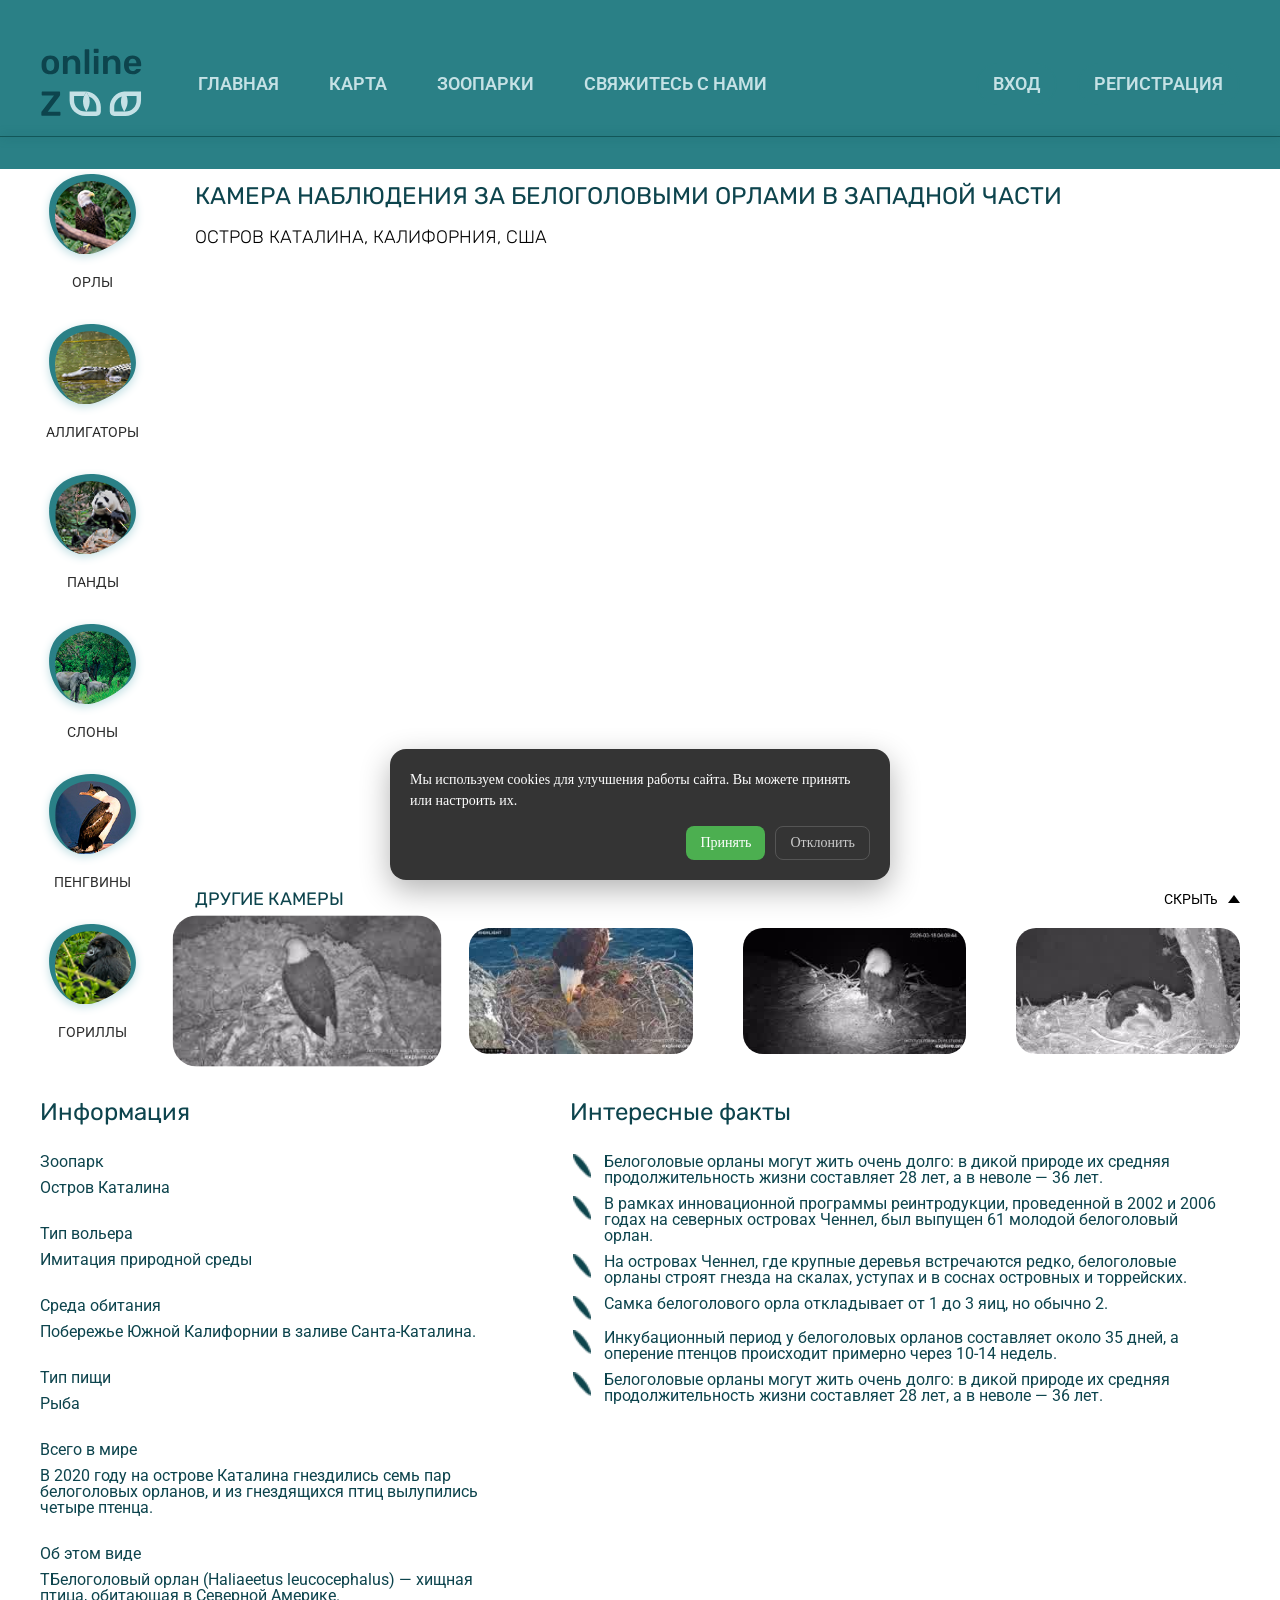
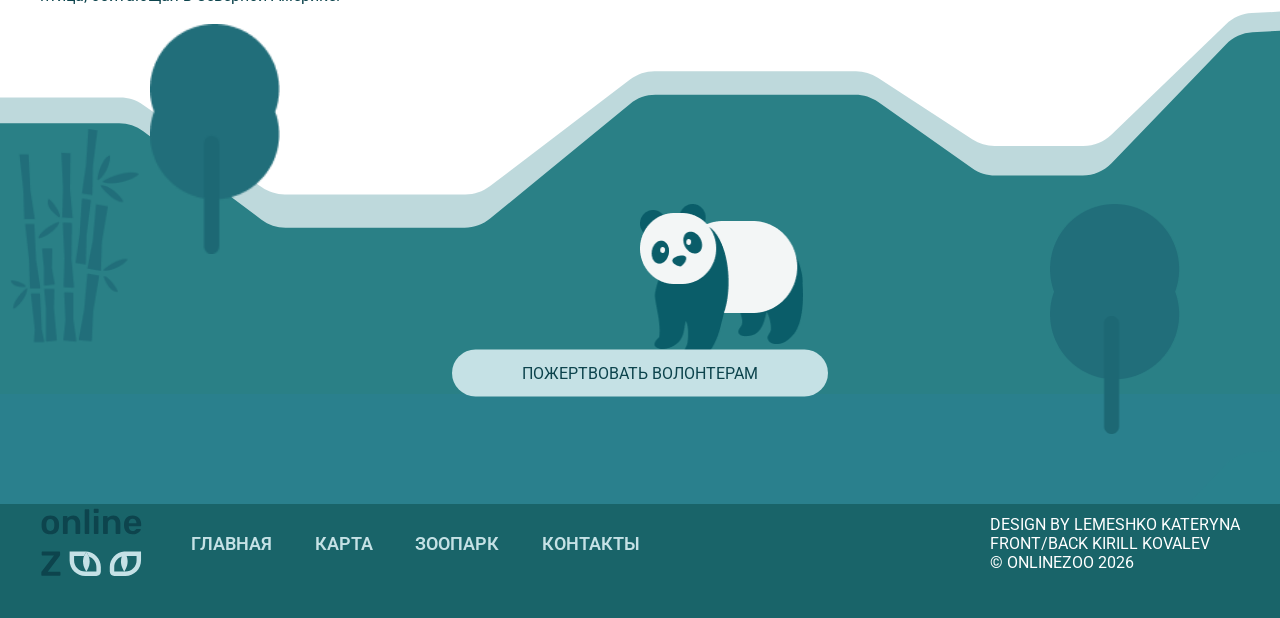
<file: eagle.html>
<!DOCTYPE html>
<html lang="ru">
<head>
    <meta charset="UTF-8">
    <meta name="viewport" content="width=device-width, initial-scale=1.0">
    <link rel="preconnect" href="https://fonts.googleapis.com">

    <link rel="preconnect" href="https://fonts.gstatic.com" crossorigin>
    <link href="https://fonts.googleapis.com/css2?family=Audiowide&family=DM+Mono:ital,wght@0,300;0,400;0,500;1,300;1,400;1,500&family=Inter:ital,opsz,wght@0,14..32,100..900;1,14..32,100..900&family=Montserrat:ital,wght@0,100..900;1,100..900&family=PT+Sans:ital,wght@0,400;0,700;1,400;1,700&family=Roboto:ital,wght@0,100..900;1,100..900&family=Rubik:ital,wght@0,300..900;1,300..900&display=swap" rel="stylesheet">

    <link rel="preconnect" href="https://fonts.googleapis.com">
    <link rel="preconnect" href="https://fonts.gstatic.com" crossorigin>
    <link href="https://fonts.googleapis.com/css2?family=Audiowide&family=DM+Mono:ital,wght@0,300;0,400;0,500;1,300;1,400;1,500&family=Inter:ital,opsz,wght@0,14..32,100..900;1,14..32,100..900&family=Montserrat:ital,wght@0,100..900;1,100..900&family=PT+Sans:ital,wght@0,400;0,700;1,400;1,700&family=Roboto:ital,wght@0,100..900;1,100..900&family=Rubik:ital,wght@0,300..900;1,300..900&display=swap" rel="stylesheet">

        <link rel="stylesheet" href="./css/animals.css">
    <link rel="stylesheet" href="./css/beautifulanimals.css">
    <link rel="stylesheet" href="./css/footer.css">
    <link rel="stylesheet" href="./css/general.css">
    <link rel="stylesheet" href="./css/header.css">
    <link rel="stylesheet" href="./css/hero.css">
    <link rel="stylesheet" href="./css/howitwork.css">
    <link rel="stylesheet" href="./css/map.css">
    <link rel="stylesheet" href="./css/modal.css">
    <link rel="stylesheet" href="./css/not-exist.css">
    <link rel="stylesheet" href="./css/panda.css">
    <link rel="stylesheet" href="./css/payandfeed.css">
    <link rel="stylesheet" href="./css/petsinzoo.css">
    <link rel="stylesheet" href="./css/reset.css">
    <link rel="stylesheet" href="./css/testimonials.css">
    <link rel="stylesheet" href="./css/zoo.css">

    <link rel="shortcut icon" href="./images/content/panda-icon.png" type="image/x-icon">

     <meta name="description" content="Смотреть Орлов онлайн.">

    <title>Смотреть Орлов Онлайн</title>
</head>
<body>
    <svg xmlns="http://www.w3.org/2000/svg" style="display:none;">

        <symbol id="logo" viewBox="0 0 108 84" fill="none" xmlns="http://www.w3.org/2000/svg">
            <path fill-rule="evenodd" clip-rule="evenodd" d="M29.6128 58.3841V49.5161H45.2358C45.5616 49.5161 45.881 49.5382 46.2007 49.5604C46.238 49.563 46.2752 49.5655 46.3125 49.5681L44.0545 53.9501H34.0765V58.3841C34.0765 64.4964 39.0826 69.4692 45.2358 69.4692H46.3517H56.3951V65.0352C56.3951 60.1888 53.2282 56.1049 48.8582 54.604L46.3909 49.5724C54.4658 50.1643 60.8588 56.8677 60.8588 65.0352V69.4692C60.8588 71.9146 58.8568 73.9032 56.3951 73.9032H45.2358C36.623 73.9032 29.6128 66.9396 29.6128 58.3841ZM84.254 49.5724C84.2607 49.5613 84.2932 49.5161 84.2932 49.5161L84.3325 49.5681C84.3697 49.5655 84.407 49.563 84.4442 49.5604C84.7639 49.5382 85.0833 49.5161 85.4092 49.5161H101.032V58.3841C101.032 66.9396 94.0219 73.9032 85.4092 73.9032H74.2499C71.7882 73.9032 69.7862 71.9146 69.7862 69.4692V65.0352C69.7862 56.8677 76.1792 50.1643 84.254 49.5724ZM96.5684 53.9501H86.5905C87.1752 55.5353 87.641 57.4419 87.641 59.4927C87.641 65.0019 84.2932 69.4692 84.2932 69.4692C84.2932 69.4692 80.9455 65.0019 80.9455 59.4927C80.9455 57.7057 81.3114 56.0539 81.7868 54.604C77.4168 56.1049 74.2499 60.1888 74.2499 65.0352V69.4692H84.2932H85.4092C91.5624 69.4692 96.5684 64.4964 96.5684 58.3841V53.9501Z" fill="#C5E1E6"/>
            <path d="M46.3909 49.5724C46.3842 49.5613 46.3517 49.5161 46.3517 49.5161L46.3125 49.5681L44.0545 53.9501C43.4697 55.5353 43.0039 57.4419 43.0039 59.4927C43.0039 65.0019 46.3517 69.4692 46.3517 69.4692C46.3517 69.4692 49.6995 65.0019 49.6995 59.4927C49.6995 57.7057 49.3336 56.0539 48.8582 54.604L46.3909 49.5724Z" fill="#C5E1E6"/>
            <path d="M10.3123 32.3484C7.59484 32.3484 5.4929 31.6516 4.00645 30.2581C2.52 28.8413 1.71871 26.9135 1.60258 24.4748L1.56774 22.9419L1.60258 21.409C1.71871 18.9935 2.53161 17.0774 4.04129 15.6606C5.55097 14.2439 7.64129 13.5355 10.3123 13.5355C12.9832 13.5355 15.0735 14.2439 16.5832 15.6606C18.0929 17.0774 18.9058 18.9935 19.0219 21.409C19.0452 21.6877 19.0568 22.1987 19.0568 22.9419C19.0568 23.6852 19.0452 24.1961 19.0219 24.4748C18.9058 26.9135 18.1045 28.8413 16.6181 30.2581C15.1316 31.6516 13.0297 32.3484 10.3123 32.3484ZM10.3123 28.8994C11.5432 28.8994 12.4955 28.5161 13.169 27.7497C13.8426 26.96 14.2142 25.8103 14.2839 24.3006C14.3071 24.0684 14.3187 23.6155 14.3187 22.9419C14.3187 22.2684 14.3071 21.8155 14.2839 21.5832C14.2142 20.0735 13.8426 18.9355 13.169 18.169C12.4955 17.3794 11.5432 16.9845 10.3123 16.9845C9.08129 16.9845 8.12903 17.3794 7.45548 18.169C6.78194 18.9355 6.41032 20.0735 6.34065 21.5832L6.30581 22.9419L6.34065 24.3006C6.41032 25.8103 6.78194 26.96 7.45548 27.7497C8.12903 28.5161 9.08129 28.8994 10.3123 28.8994ZM23.7529 32C23.5207 32 23.3232 31.9187 23.1607 31.7561C22.9981 31.5935 22.9168 31.3961 22.9168 31.1639V14.72C22.9168 14.4877 22.9981 14.2903 23.1607 14.1277C23.3232 13.9652 23.5207 13.8839 23.7529 13.8839H26.6097C26.842 13.8839 27.0394 13.9652 27.202 14.1277C27.3645 14.2903 27.4458 14.4877 27.4458 14.72V16.1484C28.8161 14.4065 30.7555 13.5355 33.2639 13.5355C35.4007 13.5355 37.0961 14.2439 38.3503 15.6606C39.6045 17.0542 40.2316 18.9587 40.2316 21.3742V31.1639C40.2316 31.3961 40.1503 31.5935 39.9878 31.7561C39.8484 31.9187 39.651 32 39.3955 32H36.3297C36.0974 32 35.9 31.9187 35.7374 31.7561C35.5749 31.5935 35.4936 31.3961 35.4936 31.1639V21.5832C35.4936 20.2129 35.1568 19.1561 34.4832 18.4129C33.8329 17.6465 32.8807 17.2632 31.6265 17.2632C30.3955 17.2632 29.42 17.6465 28.7 18.4129C28.0032 19.1794 27.6549 20.2361 27.6549 21.5832V31.1639C27.6549 31.3961 27.5736 31.5935 27.411 31.7561C27.2716 31.9187 27.0742 32 26.8187 32H23.7529ZM45.5279 32C45.2957 32 45.0983 31.9187 44.9357 31.7561C44.7731 31.5935 44.6918 31.3961 44.6918 31.1639V8.10064C44.6918 7.84516 44.7731 7.64774 44.9357 7.50839C45.0983 7.3458 45.2957 7.26451 45.5279 7.26451H48.4195C48.675 7.26451 48.8725 7.3458 49.0118 7.50839C49.1744 7.64774 49.2557 7.84516 49.2557 8.10064V31.1639C49.2557 31.3961 49.1744 31.5935 49.0118 31.7561C48.8725 31.9187 48.675 32 48.4195 32H45.5279ZM54.5738 10.8877C54.3415 10.8877 54.1441 10.8065 53.9815 10.6439C53.8189 10.4813 53.7376 10.2839 53.7376 10.0516V7.54322C53.7376 7.31097 53.8189 7.11355 53.9815 6.95097C54.1441 6.78839 54.3415 6.7071 54.5738 6.7071H57.7441C57.9763 6.7071 58.1738 6.78839 58.3363 6.95097C58.5221 7.11355 58.615 7.31097 58.615 7.54322V10.0516C58.615 10.2839 58.5338 10.4813 58.3712 10.6439C58.2086 10.8065 57.9996 10.8877 57.7441 10.8877H54.5738ZM54.7131 32C54.4808 32 54.2834 31.9187 54.1208 31.7561C53.9583 31.5935 53.877 31.3961 53.877 31.1639V14.72C53.877 14.4877 53.9583 14.2903 54.1208 14.1277C54.2834 13.9652 54.4808 13.8839 54.7131 13.8839H57.6047C57.8602 13.8839 58.0576 13.9652 58.197 14.1277C58.3596 14.2671 58.4408 14.4645 58.4408 14.72V31.1639C58.4408 31.3961 58.3596 31.5935 58.197 31.7561C58.0576 31.9187 57.8602 32 57.6047 32H54.7131ZM63.8991 32C63.6668 32 63.4694 31.9187 63.3068 31.7561C63.1443 31.5935 63.063 31.3961 63.063 31.1639V14.72C63.063 14.4877 63.1443 14.2903 63.3068 14.1277C63.4694 13.9652 63.6668 13.8839 63.8991 13.8839H66.7559C66.9881 13.8839 67.1855 13.9652 67.3481 14.1277C67.5107 14.2903 67.592 14.4877 67.592 14.72V16.1484C68.9623 14.4065 70.9017 13.5355 73.4101 13.5355C75.5468 13.5355 77.2423 14.2439 78.4965 15.6606C79.7507 17.0542 80.3778 18.9587 80.3778 21.3742V31.1639C80.3778 31.3961 80.2965 31.5935 80.1339 31.7561C79.9946 31.9187 79.7972 32 79.5417 32H76.4759C76.2436 32 76.0462 31.9187 75.8836 31.7561C75.721 31.5935 75.6397 31.3961 75.6397 31.1639V21.5832C75.6397 20.2129 75.303 19.1561 74.6294 18.4129C73.9791 17.6465 73.0268 17.2632 71.7726 17.2632C70.5417 17.2632 69.5662 17.6465 68.8462 18.4129C68.1494 19.1794 67.801 20.2361 67.801 21.5832V31.1639C67.801 31.3961 67.7197 31.5935 67.5572 31.7561C67.4178 31.9187 67.2204 32 66.9649 32H63.8991ZM92.607 32.3484C90.0289 32.3484 87.9735 31.6052 86.4406 30.1187C84.9309 28.609 84.1296 26.4955 84.0367 23.7781L84.0018 22.9071L84.0367 22.0361C84.1528 19.3884 84.9657 17.3097 86.4754 15.8C88.0083 14.2903 90.0522 13.5355 92.607 13.5355C95.3477 13.5355 97.4612 14.3716 98.9477 16.0439C100.457 17.7161 101.212 19.9458 101.212 22.7329V23.4645C101.212 23.6968 101.131 23.8942 100.968 24.0568C100.806 24.2194 100.597 24.3006 100.341 24.3006H88.7748V24.5794C88.8212 25.8568 89.1696 26.9368 89.8199 27.8194C90.4935 28.6787 91.4109 29.1084 92.5722 29.1084C93.9425 29.1084 95.0457 28.5742 95.8818 27.5058C96.0909 27.2503 96.2535 27.0877 96.3696 27.0181C96.5089 26.9484 96.7064 26.9135 96.9618 26.9135H99.958C100.167 26.9135 100.341 26.9832 100.481 27.1226C100.643 27.2387 100.724 27.3897 100.724 27.5755C100.724 28.1329 100.388 28.7948 99.7141 29.5613C99.0638 30.3045 98.1231 30.9548 96.8922 31.5123C95.6612 32.0697 94.2328 32.3484 92.607 32.3484ZM96.4741 21.3742V21.2697C96.4741 19.8994 96.1257 18.7961 95.4289 17.96C94.7554 17.1239 93.8148 16.7058 92.607 16.7058C91.3993 16.7058 90.4586 17.1239 89.7851 17.96C89.1115 18.7961 88.7748 19.8994 88.7748 21.2697V21.3742H96.4741Z" fill="#0D444D"/>
            <path d="M2.19484 73.8064C1.93935 73.8064 1.73032 73.7252 1.56774 73.5626C1.42839 73.4 1.35871 73.191 1.35871 72.9355V70.4968C1.35871 70.1019 1.44 69.8 1.60258 69.591C1.76516 69.3587 1.85806 69.231 1.88129 69.2077L14.0052 53.5303H2.54323C2.31097 53.5303 2.11355 53.449 1.95097 53.2864C1.78839 53.1239 1.7071 52.9264 1.7071 52.6942V50.2903C1.7071 50.0348 1.77677 49.8258 1.91613 49.6632C2.07871 49.5006 2.28774 49.4194 2.54323 49.4194H19.1961C19.4516 49.4194 19.6606 49.5006 19.8232 49.6632C19.9858 49.8258 20.0671 50.0348 20.0671 50.2903V52.6942C20.0671 53.1123 19.9161 53.5187 19.6142 53.9135L7.73419 69.6606H19.5794C19.8348 69.6606 20.0439 69.7419 20.2065 69.9045C20.369 70.0671 20.4503 70.2761 20.4503 70.5316V72.9703C20.4503 73.2258 20.369 73.4348 20.2065 73.5974C20.0439 73.7368 19.8348 73.8064 19.5794 73.8064H2.19484Z" fill="#0D444D"/>
        </symbol>

        <symbol id="google-logo" viewBox="0 0 24 24" fill="none" xmlns="http://www.w3.org/2000/svg">
            <rect width="24" height="24" fill="white"/>
            <path fill-rule="evenodd" clip-rule="evenodd" d="M23.04 12.2615C23.04 11.446 22.9668 10.6619 22.8309 9.90918H12V14.3576H18.1891C17.9225 15.7951 17.1123 17.013 15.8943 17.8285V20.714H19.6109C21.7855 18.7119 23.04 15.7637 23.04 12.2615Z" fill="#4285F4"/>
            <path fill-rule="evenodd" clip-rule="evenodd" d="M11.9995 23.4998C15.1045 23.4998 17.7077 22.47 19.6104 20.7137L15.8938 17.8282C14.864 18.5182 13.5467 18.9259 11.9995 18.9259C9.00425 18.9259 6.46902 16.903 5.5647 14.1848H1.72266V17.1644C3.61493 20.9228 7.50402 23.4998 11.9995 23.4998Z" fill="#34A853"/>
            <path fill-rule="evenodd" clip-rule="evenodd" d="M5.56523 14.185C5.33523 13.495 5.20455 12.7579 5.20455 12C5.20455 11.242 5.33523 10.505 5.56523 9.81499V6.83545H1.72318C0.944318 8.38795 0.5 10.1443 0.5 12C0.5 13.8557 0.944318 15.612 1.72318 17.1645L5.56523 14.185Z" fill="#FBBC05"/>
            <path fill-rule="evenodd" clip-rule="evenodd" d="M11.9995 5.07386C13.6879 5.07386 15.2038 5.65409 16.3956 6.79364L19.694 3.49523C17.7024 1.63955 15.0992 0.5 11.9995 0.5C7.50402 0.5 3.61493 3.07705 1.72266 6.83545L5.5647 9.815C6.46902 7.09682 9.00425 5.07386 11.9995 5.07386Z" fill="#EA4335"/>
        </symbol>

        <symbol id="facebook-logo" viewBox="0 0 24 24" fill="none" xmlns="http://www.w3.org/2000/svg">
            <g clip-path="url(#clip0_3451_2065)">
            <path d="M23.5 12.0699C23.5 5.7186 18.3513 0.56988 12 0.56988C5.64872 0.56988 0.5 5.7186 0.5 12.0699C0.5 17.8099 4.70538 22.5674 10.2031 23.4302V15.3941H7.2832V12.0699H10.2031V9.53629C10.2031 6.6541 11.92 5.06207 14.5468 5.06207C15.805 5.06207 17.1211 5.28668 17.1211 5.28668V8.11675H15.671C14.2424 8.11675 13.7969 9.00322 13.7969 9.91266V12.0699H16.9863L16.4765 15.3941H13.7969V23.4302C19.2946 22.5674 23.5 17.8099 23.5 12.0699Z" fill="#1877F2"/>
            </g>
            <defs>
            <clipPath id="clip0_3451_2065">
            <rect width="24" height="24" fill="white"/>
            </clipPath>
            </defs>
        </symbol>

        <symbol id="play-btn" viewBox="0 0 23 27" xmlns="http://www.w3.org/2000/svg">
            <path d="M2.61523 2.61516L20.0496 13.0758L2.61523 23.5364V2.61516Z" fill="currentColor" stroke="white" stroke-width="5.23032" stroke-linecap="round" stroke-linejoin="round"/>
        </symbol>

        <symbol id="how-it-work-icon-1" viewBox="0 0 50 50" fill="none" xmlns="http://www.w3.org/2000/svg">
            <path d="M14 5C11.0898 5 8.60938 7.07031 8.15625 9.875C8.14453 9.94141 8.10156 9.99609 8.09375 10.0625H8.125C8.08984 10.2148 8.05078 10.3555 8.03125 10.5C7.72656 10.7109 7.43359 10.9375 7.1875 11.1875C6.01172 12.375 5.51562 13.8672 5.15625 15.0938C5.15234 15.1016 5.16016 15.1172 5.15625 15.125C3.85938 19.1133 1.53516 28.5547 1 30.7188C0.375 32.0234 0 33.4609 0 35C0 40.5117 4.48828 45 10 45C15.3867 45 19.7695 40.7148 19.9688 35.375C21.1016 36.2109 22.7422 37 25 37C27.2578 37 28.8984 36.2109 30.0312 35.375C30.2305 40.7148 34.6133 45 40 45C45.5117 45 50 40.5117 50 35C50 33.8711 49.8164 32.793 49.4688 31.7812C49.3047 31.125 46.3516 19.3906 45.0625 15.125V15.0938C44.6562 13.875 44.1172 12.3828 42.9375 11.1875C42.6445 10.8906 42.3125 10.6172 41.9375 10.375C41.918 10.2695 41.9023 10.1719 41.875 10.0625H41.9062C41.8984 9.99609 41.8555 9.94141 41.8438 9.875C41.3906 7.07031 38.9102 5 36 5C32.6758 5 30 7.67578 30 11C30 11.7344 30.1211 12.4453 30.3438 13.0938C29.8789 13.6328 29.4883 14.1211 29.2188 14.375C29.1055 14.4805 29.0977 14.4766 29.0625 14.5C27.9258 13.6641 26.5547 13.0938 25.0938 13.0938C23.6367 13.0938 22.2031 13.6172 21.0938 14.5C21.0547 14.4766 21.0508 14.4805 20.9375 14.375C20.6445 14.1016 20.2031 13.5664 19.6875 12.9688C19.8867 12.3516 20 11.6914 20 11C20 7.67578 17.3242 5 14 5ZM14 7C16.2773 7 18 8.72266 18 11C18 11.0859 17.9727 11.1641 17.9688 11.25C16.6992 10.1602 15.0664 9.1875 12.9062 9.1875C11.9375 9.1875 11.0703 9.28125 10.3125 9.46875C10.8633 8.01562 12.293 7 14 7ZM36 7C37.6914 7 39.0938 8.00391 39.6562 9.4375C38.957 9.27734 38.1875 9.1875 37.3125 9.1875C35.0703 9.1875 33.3359 10.2305 32.0312 11.375C32.0195 11.2461 32 11.125 32 11C32 8.72266 33.7227 7 36 7ZM12.9062 11.1875C14.9023 11.1875 16.2812 12.2617 17.4375 13.4688C17.4492 13.9727 17.8398 14.3906 18.3438 14.4375C18.7695 14.9336 19.1758 15.4219 19.5938 15.8125C19.8789 16.0781 20.168 16.332 20.625 16.4688C21.082 16.6055 21.7305 16.5039 22.125 16.1875L22.1562 16.1562C22.8242 15.5625 24.0508 15.0938 25.0938 15.0938C26.1367 15.0938 27.2344 15.5234 28.0625 16.1875V16.1562H28.0938C28.4805 16.4727 29.1172 16.6055 29.5625 16.4688C30.0195 16.3281 30.2812 16.0781 30.5625 15.8125C30.9844 15.4141 31.4023 14.9141 31.8438 14.4062C32.1914 14.3008 32.457 14.0117 32.5312 13.6562C33.7383 12.3711 35.207 11.1875 37.3125 11.1875C38.6289 11.1875 39.5664 11.3867 40.2812 11.7188C40.4023 11.8398 40.5547 11.9258 40.7188 11.9688C40.75 11.9805 40.7812 11.9922 40.8125 12C41.082 12.1758 41.3242 12.3828 41.5312 12.5938C42.3203 13.3945 42.7656 14.5156 43.1562 15.6875C43.1602 15.6953 43.1523 15.7109 43.1562 15.7188C43.9258 18.2695 45.207 23.1172 46.25 27.1875C44.5352 25.8086 42.3633 25 40 25C35.4688 25 31.6289 28.043 30.4062 32.1875C30.332 32.25 30.2695 32.3242 30.2188 32.4062C30.2188 32.4062 28.9297 35 25 35C21.0703 35 19.7812 32.4062 19.7812 32.4062C19.7305 32.3125 19.668 32.2305 19.5938 32.1562C18.3633 28.0273 14.5234 25 10 25C7.73438 25 5.64844 25.7578 3.96875 27.0312C5.00391 22.9688 6.25781 18.1953 7.0625 15.7188V15.6875C7.40234 14.5234 7.80469 13.3945 8.59375 12.5938C9.38281 11.793 10.5938 11.1875 12.9062 11.1875ZM25 25C22.8008 25 21 26.8008 21 29C21 31.1992 22.8008 33 25 33C27.1992 33 29 31.1992 29 29C29 26.8008 27.1992 25 25 25ZM10 27C14.4297 27 18 30.5703 18 35C18 39.4297 14.4297 43 10 43C5.57031 43 2 39.4297 2 35C2 34.3984 2.0625 33.8125 2.1875 33.25C2.38672 33.0977 2.51953 32.875 2.5625 32.625C2.5625 32.625 2.82422 31.5469 2.875 31.3438C4.19922 28.7617 6.89062 27 10 27ZM25 27C26.1172 27 27 27.8828 27 29C27 30.1172 26.1172 31 25 31C23.8828 31 23 30.1172 23 29C23 27.8828 23.8828 27 25 27ZM40 27C43.4844 27 46.4297 29.2148 47.5312 32.3125C47.5352 32.3281 47.625 32.6562 47.625 32.6562C47.6523 32.7578 47.6953 32.8516 47.75 32.9375C47.9258 33.5938 48 34.2852 48 35C48 39.4297 44.4297 43 40 43C35.5703 43 32 39.4297 32 35C32 30.5703 35.5703 27 40 27ZM4.90625 33.9688C4.86328 33.9766 4.82031 33.9883 4.78125 34C4.31641 34.1055 3.98828 34.5234 4 35C4 38.3242 6.67578 41 10 41C10.3594 41.0039 10.6953 40.8164 10.8789 40.5039C11.0586 40.1914 11.0586 39.8086 10.8789 39.4961C10.6953 39.1836 10.3594 38.9961 10 39C7.72266 39 6 37.2773 6 35C6.01172 34.7109 5.89453 34.4336 5.6875 34.2383C5.47656 34.0391 5.19141 33.9414 4.90625 33.9688ZM35.9062 33.9688C35.8633 33.9766 35.8203 33.9883 35.7812 34C35.3164 34.1055 34.9883 34.5234 35 35C35 38.3242 37.6758 41 41 41C41.3594 41.0039 41.6953 40.8164 41.8789 40.5039C42.0586 40.1914 42.0586 39.8086 41.8789 39.4961C41.6953 39.1836 41.3594 38.9961 41 39C38.7227 39 37 37.2773 37 35C37.0117 34.7109 36.8945 34.4336 36.6875 34.2383C36.4766 34.0391 36.1914 33.9414 35.9062 33.9688Z" fill="#216E7A"/>
            <circle opacity="0.8" cx="10" cy="35" r="8" fill="#216E7A"/>
            <circle opacity="0.8" cx="40" cy="35" r="8" fill="#216E7A"/>
            <path d="M5 35C5.66897 38.4715 6.73285 39.609 10 40" stroke="white" stroke-width="2" stroke-linecap="round"/>
            <path d="M35 35C35.669 38.4715 36.7328 39.609 40 40" stroke="white" stroke-width="2" stroke-linecap="round"/>
        </symbol>

        <symbol id="how-it-work-icon-2" viewBox="0 0 64 64" fill="none" xmlns="http://www.w3.org/2000/svg">
            <path opacity="0.8" d="M33.4216 33.46C32.6556 32.629 31.3436 32.629 30.5786 33.46L25.3506 39.137C23.6396 40.995 24.9566 44 27.4826 44H36.5166C39.0426 44 40.3596 40.995 38.6486 39.137L33.4216 33.46Z" fill="#216E7A"/>
            <path opacity="0.8" d="M41 35C42.6569 35 44 33.6569 44 32C44 30.3431 42.6569 29 41 29C39.3431 29 38 30.3431 38 32C38 33.6569 39.3431 35 41 35Z" fill="#216E7A"/>
            <path opacity="0.8" d="M23 35C24.6569 35 26 33.6569 26 32C26 30.3431 24.6569 29 23 29C21.3431 29 20 30.3431 20 32C20 33.6569 21.3431 35 23 35Z" fill="#216E7A"/>
            <path opacity="0.8" d="M32 31C33.6569 31 35 29.6569 35 28C35 26.3431 33.6569 25 32 25C30.3431 25 29 26.3431 29 28C29 29.6569 30.3431 31 32 31Z" fill="#216E7A"/>
            <path d="M45 8.10498C39.2 8.10498 34.078 11.965 32 17.503C29.922 11.965 24.8 8.10498 19 8.10498C11.28 8.10498 5 14.779 5 22.982C5 39.001 18.418 49.747 26.417 54.727C28.139 55.799 30.069 56.335 32 56.335C33.931 56.335 35.861 55.799 37.583 54.727C45.582 49.747 59 39.001 59 22.982C59 14.779 52.72 8.10498 45 8.10498ZM36.526 53.03C33.734 54.768 30.266 54.766 27.474 53.03C19.828 48.269 7 38.034 7 22.982C7 15.881 12.383 10.105 19 10.105C24.917 10.105 30.017 14.846 30.861 21.132L30.978 22H33.022L33.139 21.133C33.983 14.847 39.083 10.105 45 10.105C51.617 10.105 57 15.881 57 22.982C57 38.034 44.172 48.269 36.526 53.03Z" fill="#216E7A"/>
            <path d="M46 13V15C49.309 15 52 17.691 52 21H54C54 16.589 50.411 13 46 13Z" fill="#216E7A"/>
            <path d="M46 17V19C47.103 19 48 19.897 48 21H50C50 18.794 48.206 17 46 17Z" fill="#216E7A"/>
        </symbol>

        <symbol id="how-it-work-icon-3" viewBox="0 0 64 64" fill="none" xmlns="http://www.w3.org/2000/svg">
            <path d="M8 29H14V48H8V29Z" fill="#216E7A" fill-opacity="0.8"/>
            <path d="M56.427 36.815C55.49 36.122 54.239 35.92 52.992 36.265L37.703 40.492C37.891 40.028 38 39.523 38 38.991C38 36.79 36.206 35 34 35H24.623C23.957 34 22.261 31 20 31H16V30C16 28.346 14.654 27 13 27H9C7.346 27 6 28.346 6 30V47C6 48.654 7.346 50 9 50H13C14.654 50 16 48.655 16 47V46.248L28.139 54.45C29.663 55.482 31.437 56 33.214 56C34.856 56 36.501 55.558 37.956 54.669L56.129 43.568C57.283 42.865 58 41.587 58 40.235V39.922C58 38.691 57.427 37.559 56.427 36.815ZM14 47C14 47.552 13.551 48 13 48H12V44H10V48H9C8.449 48 8 47.552 8 47V30C8 29.448 8.449 29 9 29H13C13.551 29 14 29.449 14 30V47ZM56 40.235C56 40.895 55.65 41.518 55.087 41.862L36.914 52.962C34.549 54.405 31.545 54.34 29.26 52.793L16 43.835V33H20C21.059 33 22.469 35.034 23.088 36.409L23.354 37H34C35.103 37 36 37.893 36 38.99C36 40.098 35.103 41 34 41H24V43H34H36L53.524 38.193C54.165 38.015 54.804 38.1 55.234 38.422C55.721 38.783 56 39.33 56 39.922V40.235Z" fill="#216E7A"/>
            <path d="M39 30C41.631 30 52 23.441 52 15C52 11.141 48.86 8 45 8C42.457 8 40.226 9.363 39 11.397C37.774 9.363 35.543 8 33 8C29.14 8 26 11.141 26 15C26 23.441 36.369 30 39 30ZM33 10C35.757 10 38 12 38 15H40C40 12 42.243 10 45 10C47.757 10 50 12.243 50 15C50 22.563 40.321 28 39 28C37.679 28 28 22.563 28 15C28 12.243 30.243 10 33 10Z" fill="#216E7A"/>
        </symbol>

        <symbol id="heart--icon" viewBox="0 0 24 24" fill="none" xmlns="http://www.w3.org/2000/svg">
            <path d="M19.513 12.5834L12.013 20.0114L4.513 12.5834C4.0183 12.102 3.62864 11.5234 3.36854 10.884C3.10845 10.2447 2.98356 9.55836 3.00173 8.86834C3.01991 8.17832 3.18076 7.49954 3.47415 6.87474C3.76755 6.24994 4.18713 5.69266 4.70648 5.23799C5.22583 4.78331 5.8337 4.4411 6.49181 4.23289C7.14991 4.02468 7.844 3.95499 8.53036 4.02821C9.21673 4.10143 9.8805 4.31596 10.4799 4.65831C11.0792 5.00066 11.6012 5.46341 12.013 6.01741C12.4265 5.46743 12.9491 5.00873 13.5481 4.67001C14.1471 4.3313 14.8095 4.11986 15.4939 4.04893C16.1784 3.978 16.8701 4.04911 17.5258 4.2578C18.1815 4.46649 18.787 4.80828 19.3045 5.26177C19.8221 5.71526 20.2404 6.27069 20.5334 6.8933C20.8264 7.51591 20.9877 8.19229 21.0073 8.88012C21.0269 9.56794 20.9043 10.2524 20.6471 10.8907C20.39 11.5289 20.0039 12.1072 19.513 12.5894" stroke="#19707D" stroke-width="1.5" stroke-linecap="round" stroke-linejoin="round"/>
        </symbol>

        <symbol id="tv--icon" viewBox="0 0 23 23" fill="none" xmlns="http://www.w3.org/2000/svg">
            <g clip-path="url(#clip0_219_26)">
            <path d="M18.1988 6.70496H4.78876C3.73074 6.70496 2.87305 7.56265 2.87305 8.62067V17.2414C2.87305 18.2994 3.73074 19.1571 4.78876 19.1571H18.1988C19.2568 19.1571 20.1145 18.2994 20.1145 17.2414V8.62067C20.1145 7.56265 19.2568 6.70496 18.1988 6.70496Z" stroke="#216E7A" stroke-width="1.43679" stroke-linecap="round" stroke-linejoin="round"/>
            <path d="M15.3259 2.87354L11.4945 6.70497L7.66309 2.87354" stroke="#216E7A" stroke-width="1.43679" stroke-linecap="round" stroke-linejoin="round"/>
            </g>
            <defs>
            <clipPath id="clip0_219_26">
            <rect width="22.9886" height="22.9886" fill="white"/>
            </clipPath>
            </defs>
        </symbol>

        <symbol id="arrow--right" width="17" height="23" viewBox="0 0 17 23" fill="none" xmlns="http://www.w3.org/2000/svg">
            <path d="M5.75 0.75L15.1027 10.8509C15.4651 11.2423 15.4565 11.8494 15.083 12.2304L5.75 21.75" stroke="#19707D" stroke-width="1.5" stroke-linecap="round"/>
            <path d="M0.75 0.75L10.1027 10.8509C10.4651 11.2423 10.4565 11.8494 10.083 12.2304L0.75 21.75" stroke="#19707D" stroke-width="1.5" stroke-linecap="round"/>
        </symbol>

        <symbol id="penguin--icon" viewBox="0 0 33 66" fill="none" xmlns="http://www.w3.org/2000/svg">
            <path d="M13.9111 59.1991C14.1596 58.1944 14.0656 56.3396 14.0656 56.3396L18.5481 54.3302C18.5481 54.3302 18.1388 55.552 18.2389 56.3396C18.3245 57.0124 18.7255 57.2972 18.8572 57.9625C19.0096 58.7323 18.6789 59.2077 18.8572 59.9719C18.9833 60.5122 19.3982 61.2857 19.3982 61.2857C19.3982 61.2857 20.0175 61.1423 20.3256 60.8993C20.7606 60.5562 20.8183 60.1783 21.0212 59.6628C21.5625 58.2865 20.8666 55.8759 21.0212 55.8759C21.1757 55.8759 25.0399 58.5035 25.0399 58.5035C25.0399 58.5035 24.521 59.6496 24.4216 60.4356C24.2693 61.6405 24.4497 62.459 23.6488 63.5269C23.3165 63.8031 22.6441 63.9906 22.6441 63.9906C22.6441 63.9906 20.4802 66 20.5575 65.459C20.5575 64.7635 20.712 63.6815 20.712 63.6815C20.712 63.6815 16.075 65.8454 16.075 65.459C15.9204 64.8407 16.616 63.9906 16.616 63.9906C16.616 63.9906 14.993 64.9953 15.1476 64.5316C15.2556 64.2077 15.4641 63.8504 15.6561 63.5609C15.5713 63.6295 15.4777 63.6772 15.3795 63.6815C14.8359 63.7053 14.9158 62.3677 14.9158 62.3677C14.9158 62.3677 12.3654 63.9906 11.2062 63.9906C10.9413 63.4785 11.0516 62.5222 11.0516 62.5222C11.0516 62.5222 9.1968 63.1405 8.34668 63.0632C8.50125 62.0585 9.2294 61.7816 9.96963 61.1311C11.2573 59.9996 13.1382 59.5855 13.9111 59.1991Z" fill="#0A5D69"/>
            <path d="M1.00468 0.386476C0.761655 0.486835 0.468771 0.674032 0.262104 0.816252C0.15513 0.889867 0.187455 1.05076 0.313518 1.08192C0.576551 1.14694 0.953546 1.24078 1.23653 1.31388C2.63339 1.6747 3.44268 1.80681 4.79157 2.31856C6.47004 2.95534 7.44066 3.34261 8.88759 4.40521C9.56041 4.89932 9.96626 5.16339 10.5105 5.79631L10.5169 5.80371C11.3145 6.73114 11.8548 7.35951 11.9789 8.57851C12.0125 8.9088 11.9789 9.42863 11.9789 9.42863C11.9789 9.42863 12.7939 9.93171 13.37 10.1242C14.9157 10.6651 20.5574 8.34663 20.5574 5.8736C19.9391 3.94148 18.7256 2.23641 16.5386 1.31388C15.9313 1.05768 15.5668 0.952887 14.9157 0.850176C14.0809 0.718498 13.5955 0.802546 12.7518 0.850176C11.4733 0.922346 10.7859 1.34795 9.50586 1.31388C8.52869 1.28787 7.99649 1.09118 7.03279 0.927459C5.45719 0.659793 4.61206 0.131625 3.01405 0.154626C2.22422 0.165994 1.73479 0.0849755 1.00468 0.386476Z" fill="#0A5D69"/>
            <path d="M16.3072 9.35129C15.2912 9.79303 13.634 10.0608 13.2826 10.1142C13.2562 10.1182 13.2479 10.1514 13.2682 10.1686L14.7615 11.4379L17.621 13.6019C17.621 13.6019 19.5886 15.3202 20.3259 16.7705C20.6765 17.4601 20.7616 17.8966 21.0214 18.6253C21.669 20.4416 22.4898 23.3396 22.4898 23.3396C22.4898 23.3396 23.0533 25.355 23.8036 26.4309C24.2438 27.0621 24.6139 27.3175 25.1175 27.8993C25.9596 28.8724 26.626 29.3 27.2041 30.4496C27.9354 31.904 27.6511 32.7785 27.9769 34.5457C28.4057 36.8708 29.2908 40.8829 29.2908 40.8829V42.0422C29.2908 43.521 29.447 44.3584 29.2908 45.829C29.1375 47.2712 28.5179 49.4614 28.5179 49.4614L26.8034 54.9623C26.7867 55.0158 26.8597 55.0474 26.8861 54.998C27.2144 54.3842 27.8297 53.2174 28.2088 52.3981C28.7498 50.9297 28.9069 49.5094 29.4453 47.6838C29.6765 46.9001 30.0383 45.7695 30.169 45.3633C30.1832 45.319 30.2463 45.3214 30.2577 45.3665L31.4547 50.0796C31.4547 50.0796 32.073 51.7799 32.6912 51.8571C33.068 51.5418 32.9231 50.6206 32.9231 50.6206C32.9231 50.6206 32.1889 48.3319 31.8411 46.8337C31.4944 45.3401 31.4449 44.4734 31.1456 42.9696C31.0011 42.2439 30.8821 41.8444 30.7591 41.1148C30.6819 39.6464 30.6097 37.2055 30.5273 34.7002C30.4618 32.7084 30.6579 31.5719 30.3727 29.5995C30.2228 28.5626 30.0873 27.9879 29.8317 26.9719C29.3335 24.9911 28.8998 23.9183 28.1315 22.0258C27.456 20.3617 26.8945 19.5085 26.1994 17.8525C25.6485 16.5398 25.5072 15.7328 24.8856 14.452C24.176 12.9898 23.5076 12.3196 22.7217 10.897C22.1799 9.91628 21.8442 9.37851 21.4079 8.3466C21.0554 7.5131 20.6601 6.2149 20.5746 5.93002C20.5674 5.90598 20.5367 5.90018 20.521 5.91979C20.339 6.14762 19.5163 7.16225 18.8575 7.72834C17.9621 8.49771 17.3898 8.88058 16.3072 9.35129Z" fill="#0A5D69"/>
            <path d="M5.87394 34.0048C6.24482 32.5529 7.11047 30.3724 7.11047 30.3724L9.81539 46.6019C9.81539 46.6019 9.35169 48.7659 7.96059 48.3795C7.11047 47.993 6.18307 47.2975 5.71937 46.3701C5.34494 45.6818 5.33074 45.2066 5.17839 44.438C4.93715 43.221 4.95175 42.5101 4.94654 41.2694C4.94023 39.768 5.05347 38.9198 5.25075 37.4421L5.25567 37.4052C5.43427 36.0674 5.53987 35.3125 5.87394 34.0048Z" fill="#0A5D69" stroke="#0A5D69" stroke-width="0.154567"/>
            <path d="M12.1328 9.92859C12.3509 9.92859 12.4721 9.98072 12.5449 10.0262C12.6363 10.0834 12.6741 10.1359 12.7842 10.246C13.4186 10.8803 13.758 11.1393 14.3555 11.66C14.9679 12.1938 15.5123 12.5057 16 12.8007C16.4848 13.0939 16.9283 13.3787 17.4189 13.8759C19.165 15.6451 20.1441 16.7397 20.7715 18.9911C21.541 21.7528 22.6047 25.1692 24.3193 27.6434L24.3447 27.6805L24.377 27.7118C24.5969 27.9317 24.8432 28.161 25.0889 28.3905C25.3372 28.6225 25.588 28.858 25.8291 29.1014C26.3155 29.5925 26.7345 30.088 26.9883 30.5956C27.7931 32.2052 28.79 36.3733 28.79 40.6512C28.79 41.5648 28.8537 42.2806 28.9033 42.9677C28.9525 43.6487 28.9879 44.3136 28.9453 45.163C28.565 47.8919 28.0355 49.9441 27.1953 52.6952C26.3961 54.9622 25.4805 56.7382 24.6045 58.3534C24.0538 58.2761 23.4747 58.1243 22.9766 57.9569C22.6805 57.8574 22.4196 57.755 22.2178 57.6659C22.117 57.6214 22.0337 57.5814 21.9697 57.5477C21.9486 57.5366 21.9306 57.5254 21.915 57.5165C21.9111 57.5023 21.9045 57.4843 21.8994 57.4608C21.8872 57.4041 21.8765 57.337 21.8633 57.2518C21.8507 57.171 21.8354 57.0734 21.8174 56.9755C21.7514 56.6176 21.6025 55.9982 20.9912 55.7274L20.9902 55.7284C20.7796 55.6277 20.5307 55.5727 20.3018 55.5321C20.0883 55.4943 19.7447 55.4463 19.4951 55.4042C18.9934 55.3194 18.4472 55.1965 17.9033 54.9423L17.6709 54.8251L17.5381 54.7655C17.265 54.6682 16.9539 54.6989 16.7041 54.8661L16.585 54.9608C16.3094 55.2199 15.8892 55.5881 15.4424 55.8885C15.0663 56.1414 14.7309 56.3021 14.4746 56.3573C14.4104 56.2675 14.3743 56.154 14.3418 55.9823C14.2966 55.7432 14.2557 55.2952 14.0488 54.8798C13.7685 54.3169 13.486 53.9146 13.1973 53.536C12.9062 53.1544 12.6304 52.8224 12.3174 52.3524C11.5077 51.1369 11.0045 50.636 10.4395 49.4393C10.0742 48.1852 9.92035 47.0078 9.80469 45.7421C9.68871 44.4728 9.60866 43.0921 9.38184 41.5077C9.06087 39.2658 8.7322 37.1945 8.42578 35.2899C8.12032 33.3913 7.83713 31.6616 7.60645 30.0868C7.4421 27.9917 7.35763 26.8223 7.37793 24.7352C7.40267 22.1911 7.30415 20.6042 7.82812 18.4335L7.8291 18.4276C8.41568 15.8588 9.09971 14.4492 10.3965 12.16C10.7851 11.6055 11.1322 11.0498 11.4941 10.5751C11.6723 10.3414 11.8291 10.1628 11.9639 10.0468C12.1117 9.91958 12.1618 9.92859 12.1328 9.92859Z" fill="white" stroke="#0A5D69"/>
        </symbol>

        <symbol id="american-experss--icon" viewBox="0 0 14 14" fill="none" xmlns="http://www.w3.org/2000/svg">
            <path d="M0 0H13.2411V7.14795L12.5857 8.17201L13.2411 9.08342V13.2411H0V6.50279L0.409624 6.03172L0 5.58113V0Z" fill="#016FD0"/>
            <path d="M2.57031 9.22679V7.14795H4.77142L5.00758 7.45581L5.25154 7.14795H13.241V9.08343C13.241 9.08343 13.0321 9.22471 12.7904 9.22679H8.3665L8.10024 8.89909V9.22679H7.22774V8.6674C7.22774 8.6674 7.10856 8.74548 6.85089 8.74548H6.55391V9.22679H5.23287L4.99705 8.91233L4.75762 9.22679H2.57031Z" fill="white"/>
            <path d="M0 5.58126L0.496359 4.42407H1.35476L1.63645 5.07228V4.42407H2.70352L2.87121 4.89258L3.03378 4.42407H7.82383V4.65961C7.82383 4.65961 8.07564 4.42407 8.48947 4.42407L10.0437 4.4295L10.3205 5.06923V4.42407H11.2135L11.4592 4.79154V4.42407H12.3604V6.50292H11.4592L11.2237 6.13425V6.50292H9.91172L9.77979 6.17522H9.42708L9.29729 6.50292H8.40754C8.05145 6.50292 7.82383 6.27219 7.82383 6.27219V6.50292H6.48231L6.21605 6.17522V6.50292H1.22759L1.09575 6.17522H0.744164L0.613248 6.50292H0L0 5.58126Z" fill="white"/>
            <path fill-rule="evenodd" clip-rule="evenodd" d="M0.00292969 6.23675L0.67241 4.68018H1.17996L1.8488 6.23675H1.40333L1.28045 5.92505H0.562323L0.438796 6.23675H0.00292969ZM1.13911 5.58724L0.920217 5.04256L0.700684 5.58724H1.13911Z" fill="#016FD0"/>
            <path d="M1.89453 6.23675V4.68018L2.51392 4.68248L2.87418 5.68606L3.22581 4.68018H3.84025V6.23675H3.4511V5.0898L3.0386 6.23675H2.69732L2.28367 5.0898V6.23675H1.89453Z" fill="#016FD0"/>
            <path d="M4.10645 6.23675V4.68018H5.37628V5.02836H4.49968V5.29461H5.3558V5.62231H4.49968V5.89881H5.37628V6.23675H4.10645Z" fill="#016FD0"/>
            <path fill-rule="evenodd" clip-rule="evenodd" d="M5.60156 6.23675V4.68018H6.46753C6.75447 4.68018 7.01157 4.85761 7.01157 5.18517C7.01157 5.46518 6.7948 5.64554 6.58466 5.66328L7.09669 6.23675H6.62114L6.15456 5.68376H5.99071V6.23675H5.60156ZM6.43539 5.0284H5.99056V5.3561H6.44115C6.51914 5.3561 6.61972 5.29566 6.61972 5.19225C6.61972 5.11187 6.54209 5.0284 6.43539 5.0284Z" fill="#016FD0"/>
            <path d="M7.56823 6.23675H7.1709V4.68018H7.56823V6.23675Z" fill="#016FD0"/>
            <path d="M8.50952 6.23675H8.42376C8.00879 6.23675 7.75684 5.90982 7.75684 5.46486C7.75684 5.00891 8.00596 4.68018 8.53 4.68018H8.96011V5.04884H8.51428C8.30155 5.04884 8.1511 5.21485 8.1511 5.4687C8.1511 5.77015 8.32313 5.89676 8.57096 5.89676H8.67337L8.50952 6.23675Z" fill="#016FD0"/>
            <path fill-rule="evenodd" clip-rule="evenodd" d="M8.6875 6.23675L9.35698 4.68018H9.86453L10.5334 6.23675H10.0879L9.96502 5.92505H9.24689L9.12337 6.23675H8.6875ZM9.82368 5.58724L9.60479 5.04256L9.38525 5.58724H9.82368Z" fill="#016FD0"/>
            <path d="M10.5781 6.23675V4.68018H11.0729L11.7046 5.65816V4.68018H12.0937V6.23675H11.615L10.9673 5.23317V6.23675H10.5781Z" fill="#016FD0"/>
            <path d="M2.83691 8.96063V7.40405H4.10675V7.75223H3.23015V8.01849H4.08627V8.34619H3.23015V8.62268H4.10675V8.96063H2.83691Z" fill="#016FD0"/>
            <path d="M9.05859 8.96063V7.40405H10.3284V7.75223H9.45183V8.01849H10.3039V8.34619H9.45183V8.62268H10.3284V8.96063H9.05859Z" fill="#016FD0"/>
            <path d="M4.15535 8.96063L4.77362 8.19194L4.14062 7.40405H4.63089L5.00788 7.89112L5.38614 7.40405H5.85721L5.23253 8.18234L5.85195 8.96063H5.36175L4.99572 8.48124L4.63857 8.96063H4.15535Z" fill="#016FD0"/>
            <path fill-rule="evenodd" clip-rule="evenodd" d="M5.89844 8.96087V7.4043H6.75801C7.11071 7.4043 7.31676 7.63162 7.31676 7.92785C7.31676 8.28544 7.05405 8.46932 6.70745 8.46932H6.29782V8.96087H5.89844ZM6.72924 7.75643H6.29785V8.11485H6.72796C6.84161 8.11485 6.92125 8.03953 6.92125 7.93564C6.92125 7.82506 6.84121 7.75643 6.72924 7.75643Z" fill="#016FD0"/>
            <path fill-rule="evenodd" clip-rule="evenodd" d="M7.48633 8.96063V7.40405H8.3523C8.63924 7.40405 8.89633 7.58149 8.89633 7.90904C8.89633 8.18906 8.67957 8.36942 8.46943 8.38715L8.98146 8.96063H8.50591L8.03932 8.40763H7.87547V8.96063H7.48633ZM8.32032 7.7522H7.87549V8.0799H8.32608C8.40407 8.0799 8.50465 8.01946 8.50465 7.91605C8.50465 7.83567 8.42702 7.7522 8.32032 7.7522Z" fill="#016FD0"/>
            <path d="M10.5094 8.96063V8.62268H11.2882C11.4034 8.62268 11.4533 8.56041 11.4533 8.49212C11.4533 8.42668 11.4036 8.36053 11.2882 8.36053H10.9362C10.6303 8.36053 10.46 8.17415 10.46 7.89432C10.46 7.64474 10.616 7.40405 11.0706 7.40405H11.8284L11.6645 7.75428H11.0091C10.8838 7.75428 10.8453 7.82002 10.8453 7.8828C10.8453 7.94733 10.8929 8.01849 10.9886 8.01849H11.3573C11.6983 8.01849 11.8463 8.21192 11.8463 8.46524C11.8463 8.73757 11.6814 8.96063 11.3387 8.96063H10.5094Z" fill="#016FD0"/>
            <path d="M11.9371 8.96063V8.62268H12.7159C12.8311 8.62268 12.881 8.56041 12.881 8.49212C12.881 8.42668 12.8313 8.36053 12.7159 8.36053H12.364C12.0581 8.36053 11.8877 8.17415 11.8877 7.89432C11.8877 7.64474 12.0437 7.40405 12.4983 7.40405H13.2561L13.0922 7.75428H12.4368C12.3116 7.75428 12.273 7.82002 12.273 7.8828C12.273 7.94733 12.3207 8.01849 12.4164 8.01849H12.785C13.126 8.01849 13.274 8.21192 13.274 8.46524C13.274 8.73757 13.1091 8.96063 12.7665 8.96063H11.9371Z" fill="#016FD0"/>
        </symbol>

        <symbol id="visa--icon" viewBox="0 0 34 11" fill="none" xmlns="http://www.w3.org/2000/svg">
            <path d="M14.3807 10.5856H11.6924L13.3739 0.188477H16.0621L14.3807 10.5856Z" fill="#00579F"/>
            <path d="M24.1268 0.442645C23.5966 0.232274 22.7555 0 21.7156 0C19.0608 0 17.1912 1.4157 17.1798 3.43972C17.1577 4.93304 18.5183 5.76247 19.5359 6.26039C20.576 6.76918 20.9295 7.10128 20.9295 7.5548C20.9189 8.25133 20.0891 8.5724 19.3151 8.5724C18.2418 8.5724 17.6667 8.40687 16.7927 8.01935L16.4387 7.85323L16.0625 10.1871C16.693 10.4744 17.8547 10.7293 19.0608 10.7405C21.8816 10.7405 23.718 9.3467 23.7398 7.18978C23.7505 6.00621 23.0321 5.09931 21.4832 4.35823C20.5429 3.88251 19.9671 3.56174 19.9671 3.07499C19.9781 2.63249 20.4541 2.17926 21.5155 2.17926C22.3895 2.15707 23.0316 2.36714 23.5181 2.57736L23.7612 2.68777L24.1268 0.442645Z" fill="#00579F"/>
            <path fill-rule="evenodd" clip-rule="evenodd" d="M28.9384 0.188477H31.0178L33.1866 10.5854H30.6975C30.6975 10.5854 30.4539 9.39081 30.3767 9.02578H26.9251C26.8253 9.30216 26.3609 10.5854 26.3609 10.5854H23.54L27.5332 1.05113C27.8099 0.376354 28.2971 0.188477 28.9384 0.188477ZM28.7724 3.99328C28.7724 3.99328 27.9205 6.305 27.6991 6.9023H29.9336C29.823 6.38248 29.314 3.89376 29.314 3.89376L29.1261 2.99788C29.047 3.22857 28.9325 3.54573 28.8554 3.75966C28.8031 3.90468 28.7679 4.00225 28.7724 3.99328Z" fill="#00579F"/>
            <path d="M9.44689 0.188477L6.8141 7.27829L6.5264 5.84039C6.03965 4.18125 4.51311 2.37862 2.80957 1.4823L5.22111 10.5745H8.06397L12.2896 0.188477H9.44689V0.188477Z" fill="#00579F"/>
            <path d="M4.36955 0.188477H0.0442497L0 0.398553C3.37401 1.26135 5.60854 3.34109 6.52662 5.84083L5.58635 1.06245C5.43155 0.398406 4.95582 0.210381 4.36955 0.188477Z" fill="#FAA61A"/>
        </symbol>

        <symbol id="master-card--icon" viewBox="0 0 22 15" fill="none" xmlns="http://www.w3.org/2000/svg">
            <g opacity="0.01">
            <rect width="21.9259" height="14.8148" fill="white"/>
            </g>
            <rect x="8.02539" y="2.51196" width="5.75099" height="9.39307" fill="#FF5F00"/>
            <path d="M8.61818 7.20941C8.61674 5.37676 9.45803 3.64522 10.8997 2.51371C8.45056 0.588978 4.93355 0.869332 2.82029 3.15775C0.707038 5.44616 0.707038 8.97433 2.82029 11.2627C4.93355 13.5512 8.45056 13.8315 10.8997 11.9068C9.45757 10.7749 8.61623 9.04265 8.61818 7.20941Z" fill="#EB001B"/>
            <path fill-rule="evenodd" clip-rule="evenodd" d="M19.9944 10.7188V10.9113H19.9579V10.7188H19.8799V10.679H20.0773V10.7188H19.9944ZM20.3777 10.679V10.9113H20.3362V10.7355L20.2715 10.8864H20.2267L20.162 10.7355V10.9113H20.1188V10.679H20.1785L20.2482 10.845L20.3179 10.679H20.3777Z" fill="#F79E1B"/>
            <path d="M20.5646 7.20952C20.5645 9.49654 19.2587 11.5828 17.2016 12.5822C15.1445 13.5816 12.6973 13.3187 10.8994 11.9052C12.3404 10.7728 13.1818 9.04144 13.1818 7.20869C13.1818 5.37594 12.3404 3.64463 10.8994 2.51216C12.6973 1.09865 15.1445 0.835787 17.2016 1.8352C19.2587 2.83461 20.5645 4.92084 20.5646 7.20786V7.20952Z" fill="#F79E1B"/>
        </symbol>

        <symbol id="maestro-card--icon" viewBox="0 0 19 15" fill="none" xmlns="http://www.w3.org/2000/svg">
            <rect x="6.63086" y="1.19971" width="4.91307" height="8.83058" fill="#6C6BBD"/>
            <path d="M6.93903 5.61493C6.93903 3.82293 7.7753 2.23004 9.08445 1.19964C8.12872 0.448 6.9241 0 5.61494 0C2.51378 0 0 2.51378 0 5.61493C0 8.71609 2.51378 11.2299 5.61494 11.2299C6.9241 11.2299 8.12872 10.7819 9.08445 10.0302C7.78027 8.99982 6.93903 7.40693 6.93903 5.61493Z" fill="#D32011"/>
            <path d="M18.1684 5.61493C18.1684 8.71609 15.6546 11.2299 12.5535 11.2299C11.2443 11.2299 10.0397 10.7819 9.08398 10.0302C10.3882 8.99982 11.2294 7.40693 11.2294 5.61493C11.2294 3.82293 10.3931 2.23004 9.08398 1.19964C10.0397 0.448 11.2443 0 12.5535 0C15.6546 0 18.1684 2.51378 18.1684 5.61493Z" fill="#0099DF"/>
            <path fill-rule="evenodd" clip-rule="evenodd" d="M11.4739 12.8575H12.0065V12.5538H11.4789V12.1008H11.1503V12.5538H10.8467V12.8525H11.1503V13.5344C11.1503 13.8829 11.2847 14.087 11.668 14.087C11.8074 14.087 11.9667 14.0422 12.0712 13.9725L11.9766 13.6937C11.8771 13.7485 11.7725 13.7783 11.6879 13.7783C11.5286 13.7783 11.4739 13.6788 11.4739 13.5295V12.8575ZM13.4302 12.5638C13.3605 12.5389 13.2659 12.524 13.2012 12.524C13.017 12.524 12.8926 12.6086 12.8079 12.7381V12.5589H12.4844V14.0472H12.8079V13.2109C12.8079 12.967 12.9125 12.8277 13.1265 12.8277C13.1912 12.8277 13.2609 12.8376 13.3306 12.8675L13.4302 12.5638ZM7.85482 13.176C7.88966 12.9619 8.01909 12.8126 8.25304 12.8126C8.46211 12.8126 8.59651 12.942 8.63136 13.176H7.85482ZM8.25797 12.524C8.6761 12.524 8.95984 12.8426 8.96481 13.3055C8.96481 13.3286 8.96349 13.3503 8.96221 13.3714C8.96101 13.3913 8.95984 13.4106 8.95984 13.43H7.85477C7.90454 13.6988 8.0937 13.7933 8.30277 13.7933C8.4521 13.7933 8.61139 13.7386 8.73584 13.639L8.89512 13.878C8.71095 14.0323 8.50686 14.087 8.28286 14.087C7.83486 14.087 7.51628 13.7784 7.51628 13.3055C7.51628 12.8426 7.81992 12.524 8.25797 12.524ZM10.3887 12.9421C10.2991 12.8874 10.1149 12.8127 9.92577 12.8127C9.74657 12.8127 9.64204 12.8774 9.64204 12.9869C9.64204 13.0865 9.75653 13.1164 9.89591 13.1313L10.0502 13.1512C10.3738 13.196 10.5729 13.3354 10.5729 13.5992C10.5729 13.8829 10.324 14.087 9.89093 14.087C9.64702 14.087 9.42302 14.0223 9.24382 13.8929L9.39813 13.639C9.50764 13.7237 9.67191 13.7933 9.89591 13.7933C10.1149 13.7933 10.2344 13.7286 10.2344 13.6141C10.2344 13.5295 10.1498 13.4847 9.97057 13.4598L9.81626 13.4399C9.48275 13.3951 9.30355 13.2408 9.30355 13.0019C9.30355 12.7032 9.54746 12.524 9.92577 12.524C10.1647 12.524 10.3788 12.5788 10.5331 12.6783L10.3887 12.9421ZM14.2066 12.8674C14.2613 12.8426 14.3261 12.8326 14.3908 12.8326C14.4555 12.8326 14.5152 12.8426 14.5749 12.8674C14.6347 12.8923 14.6845 12.9272 14.7243 12.967C14.7691 13.0068 14.7989 13.0566 14.8238 13.1163C14.8487 13.1761 14.8587 13.2408 14.8587 13.3105C14.8587 13.3802 14.8487 13.4449 14.8238 13.5046C14.7989 13.5594 14.7691 13.6141 14.7243 13.6539C14.6845 13.6987 14.6347 13.7286 14.5749 13.7535C14.5202 13.7784 14.4555 13.7883 14.3908 13.7883C14.3261 13.7883 14.2663 13.7784 14.2066 13.7535C14.1469 13.7286 14.0971 13.6938 14.0573 13.6539C14.0125 13.6141 13.9826 13.5643 13.9577 13.5046C13.9328 13.4449 13.9229 13.3802 13.9229 13.3105C13.9229 13.2408 13.9328 13.1761 13.9577 13.1163C13.9826 13.0616 14.0174 13.0068 14.0573 12.967C14.1021 12.9222 14.1518 12.8923 14.2066 12.8674ZM14.3907 12.524C14.5052 12.524 14.6147 12.5439 14.7143 12.5837C14.8138 12.6236 14.8984 12.6783 14.9681 12.748C15.0378 12.8177 15.0975 12.9023 15.1374 12.9969C15.1772 13.0915 15.1971 13.196 15.1971 13.3105C15.1971 13.425 15.1772 13.5295 15.1374 13.6241C15.0975 13.7187 15.0428 13.8033 14.9681 13.873C14.8984 13.9427 14.8088 13.9974 14.7143 14.0373C14.6147 14.0771 14.5102 14.097 14.3907 14.097C14.2762 14.097 14.1667 14.0771 14.0672 14.0373C13.9676 13.9974 13.883 13.9427 13.8133 13.873C13.7436 13.8033 13.6839 13.7187 13.644 13.6241C13.6042 13.5295 13.5843 13.425 13.5843 13.3105C13.5843 13.196 13.6042 13.0915 13.644 12.9969C13.6839 12.9023 13.7386 12.8177 13.8133 12.748C13.883 12.6783 13.9676 12.6236 14.0672 12.5837C14.1667 12.5439 14.2712 12.524 14.3907 12.524ZM6.41131 12.8276C6.12758 12.8276 5.95833 13.0416 5.95833 13.3054C5.95833 13.5692 6.12758 13.7833 6.41131 13.7833C6.68011 13.7833 6.8593 13.5792 6.8593 13.3054C6.8593 13.0316 6.68011 12.8276 6.41131 12.8276ZM7.16291 13.3055V12.5588H6.83935V12.738C6.73482 12.6036 6.58051 12.519 6.36646 12.519C5.94833 12.519 5.61979 12.8475 5.61979 13.3005C5.61979 13.7535 5.94833 14.082 6.36646 14.082C6.58051 14.082 6.73482 13.9974 6.83935 13.863V14.0422H7.16291V13.3055ZM5.33612 13.1163V14.0472H5.00759V13.2159C5.00759 12.962 4.90305 12.8226 4.67905 12.8226C4.46501 12.8226 4.31568 12.962 4.31568 13.2209V14.0472H3.98714V13.2159C3.98714 12.962 3.87763 12.8226 3.66359 12.8226C3.44457 12.8226 3.30021 12.962 3.30021 13.2209V14.0472H2.97168V12.5588H3.29523V12.743C3.41968 12.5688 3.57399 12.524 3.73328 12.524C3.96226 12.524 4.12154 12.6235 4.22608 12.7878C4.36048 12.5787 4.55959 12.519 4.74874 12.524C5.11212 12.5289 5.33612 12.7629 5.33612 13.1163Z" fill="#110F0D"/>
        </symbol>

        <symbol id="credit-card--icon" viewBox="0 0 24 24" fill="none" xmlns="http://www.w3.org/2000/svg">
            <path fill-rule="evenodd" clip-rule="evenodd" d="M20.3329 3.8501C21.2867 3.8501 22.0679 4.60454 22.1436 5.56166L22.1496 5.71438V18.2858C22.1496 19.2627 21.4161 20.066 20.482 20.1439L20.3329 20.1501H3.66628C2.71253 20.1501 1.93136 19.3957 1.85563 18.4385L1.84961 18.2858V5.71438C1.84961 4.73746 2.58309 3.93417 3.5172 3.85629L3.66628 3.8501H20.3329ZM20.7376 11.0071H3.26061L3.26072 18.2858C3.26072 18.4891 3.40144 18.6593 3.58518 18.6987L3.66628 18.7072H20.3329C20.527 18.7072 20.692 18.5625 20.7302 18.3706L20.7385 18.2858L20.7376 11.0071ZM8.24961 15.2787C8.53128 15.2787 8.76494 15.49 8.80886 15.7639L8.81628 15.8572V16.143C8.81628 16.4288 8.61078 16.6688 8.34153 16.7139L8.24961 16.7215H5.74961C5.46794 16.7215 5.23427 16.5102 5.19036 16.2363L5.18294 16.143V15.8572C5.18294 15.5714 5.38844 15.3314 5.65769 15.2863L5.74961 15.2787H8.24961ZM14.9163 15.2787C15.1979 15.2787 15.4316 15.49 15.4755 15.7639L15.4829 15.8572V16.143C15.4829 16.4288 15.2774 16.6688 15.0082 16.7139L14.9163 16.7215H10.1941C9.91238 16.7215 9.67872 16.5102 9.6348 16.2363L9.62739 16.143V15.8572C9.62739 15.5714 9.83288 15.3314 10.1021 15.2863L10.1941 15.2787H14.9163ZM20.3329 5.29295H3.66628C3.47224 5.29295 3.30726 5.4377 3.26905 5.62956L3.26072 5.71438L3.26061 7.2781H20.7376L20.7385 5.71438C20.7385 5.51106 20.5978 5.3409 20.414 5.30153L20.3329 5.29295Z" fill="#2A8088"/>
        </symbol>

        <symbol id="lock--icon" viewBox="0 0 13 15" fill="none" xmlns="http://www.w3.org/2000/svg">
            <rect y="5.7002" width="13" height="9.1" rx="1.3" fill="#2A8088"/>
            <path d="M2.59961 5.7C2.59961 -1.23331 10.3996 -1.2333 10.3996 5.7" stroke="#2A8088"/>
            <path d="M3.90039 9.60005L6.50039 12.2L10.4004 8.30005" stroke="white" stroke-linecap="round"/>
        </symbol>

        <symbol id="donate-icon-1" viewBox="0 0 64 64" fill="none" xmlns="http://www.w3.org/2000/svg">
            <path opacity="0.8" d="M35.002 42C34.09 40.784 32.637 39.998 31 39.998C28.239 39.998 26 42.237 26 44.998C26 47.759 28.239 49.998 31 49.998C31.711 49.998 32.388 49.849 33 49.582L30.002 44.998L35.002 42Z" fill="#216E7A"/>
            <path d="M55 12.9999H51C49.346 12.9999 48 14.3429 48 15.9969V17.9999H37.209L19.627 10.3429C17.677 9.49493 15.327 10.2899 14.396 12.1209C13.942 13.0129 13.875 14.0179 14.209 14.9559C14.56 15.9399 15.301 16.7249 16.296 17.1619L18.198 17.9999H17H14H10C7.794 17.9999 6 19.7939 6 21.9999C6 24.2059 7.794 25.9999 10 25.9999H14H17H26.178C22.515 28.9999 20 32.3649 20 36.9989C20 39.4969 20.713 41.9129 22.057 44.0079C22.021 44.3329 22 44.6629 22 44.9979C22 49.9609 26.037 53.9979 31 53.9979C34.686 53.9979 37.962 51.7899 39.346 48.3729L39.306 48.3569C43.293 46.1329 46 41.8769 46 36.9969V34.9999H48.185C48.599 35.9999 49.699 36.9999 51 36.9999H55C56.654 36.9999 58 35.6519 58 33.9969V15.9969C58 14.3429 56.654 12.9999 55 12.9999ZM17.102 15.3319C16.616 15.1179 16.257 14.7449 16.093 14.2849C15.946 13.8709 15.976 13.4239 16.177 13.0289C16.64 12.1229 17.828 11.7429 18.828 12.1779L32.198 17.9999H23.163L17.102 15.3319ZM8 21.9999C8 20.8969 8.897 19.9999 10 19.9999H10.556C10.212 20.9999 10 21.2679 10 21.9999C10 22.7319 10.212 23.9999 10.556 23.9999H10C8.897 23.9999 8 23.1029 8 21.9999ZM31 51.9969C27.141 51.9969 24 48.8559 24 44.9969C24 41.1379 27.141 37.9969 31 37.9969C33.126 37.9969 35.123 38.9799 36.441 40.6079C35.543 41.4639 34.335 41.9969 33 41.9969C30.794 41.9969 29 43.7909 29 45.9969C29 48.2029 30.794 49.9969 33 49.9969C34.144 49.9969 35.248 49.8339 36.306 49.5549C35.001 51.0779 33.089 51.9969 31 51.9969ZM37.613 38.9199C35.925 37.0909 33.537 35.9969 31 35.9969C29.966 35.9969 28.976 36.1809 28.05 36.5039C28.302 33.9809 30.412 31.9969 33 31.9969C35.757 31.9969 38 34.2399 38 36.9969C38 37.6789 37.861 38.3279 37.613 38.9199ZM44 32.9999V34.9969V36.9969C44 43.0619 39.065 47.9969 33 47.9969C31.897 47.9969 31 47.0999 31 45.9969C31 44.8939 31.897 43.9969 33 43.9969C36.859 43.9969 40 40.8559 40 36.9969C40 33.1379 36.859 29.9969 33 29.9969C29.141 29.9969 26 33.1379 26 36.9969C26 37.1979 25.965 37.3949 25.906 37.5849C24.587 38.4939 23.528 39.7489 22.845 41.2139C22.293 39.8849 22 38.4579 22 36.9969C22 30.9319 27 25.9969 33 25.9969V23.9999C32.663 23.9999 17 23.9999 17 23.9999H14C12.897 23.9999 12 23.1029 12 21.9999C12 20.8969 12.897 19.9999 14 19.9999H17H48V32.9999H46H44ZM56 33.9969C56 34.5489 55.552 34.9999 55 34.9999H54V28.9999H52V34.9999H51C50.448 34.9999 50 34.5489 50 33.9969V15.9969C50 15.4459 50.448 14.9999 51 14.9999H55C55.552 14.9999 56 15.4459 56 15.9969V33.9969Z" fill="#216E7A"/>
        </symbol>

        <symbol id="donate-icon-2" viewBox="0 0 64 64" fill="none" xmlns="http://www.w3.org/2000/svg">
            <g clip-path="url(#clip0_12897_406)">
            <path opacity="0.8" d="M8 29H14V48H8V29Z" fill="#216E7A"/>
            <path d="M56.427 36.815C55.49 36.122 54.239 35.92 52.992 36.265L37.703 40.492C37.891 40.028 38 39.523 38 38.991C38 36.79 36.206 35 34 35H24.623C23.957 34 22.261 31 20 31H16V30C16 28.346 14.654 27 13 27H9C7.346 27 6 28.346 6 30V47C6 48.654 7.346 50 9 50H13C14.654 50 16 48.655 16 47V46.248L28.139 54.45C29.663 55.482 31.437 56 33.214 56C34.856 56 36.501 55.558 37.956 54.669L56.129 43.568C57.283 42.865 58 41.587 58 40.235V39.922C58 38.691 57.427 37.559 56.427 36.815ZM14 47C14 47.552 13.551 48 13 48H12V44H10V48H9C8.449 48 8 47.552 8 47V30C8 29.448 8.449 29 9 29H13C13.551 29 14 29.449 14 30V47ZM56 40.235C56 40.895 55.65 41.518 55.087 41.862L36.914 52.962C34.549 54.405 31.545 54.34 29.26 52.793L16 43.835V33H20C21.059 33 22.469 35.034 23.088 36.409L23.354 37H34C35.103 37 36 37.893 36 38.99C36 40.098 35.103 41 34 41H24V43H34H36L53.524 38.193C54.165 38.015 54.804 38.1 55.234 38.422C55.721 38.783 56 39.33 56 39.922V40.235Z" fill="#216E7A"/>
            <path opacity="0.8" d="M38.5004 17.2332C37.7339 17.2332 36.9988 17.5376 36.4568 18.0796C35.9148 18.6216 35.6104 19.3567 35.6104 20.1232C35.6104 20.8897 35.9148 21.6248 36.4568 22.1668C36.9988 22.7088 37.7339 23.0132 38.5004 23.0132C39.2669 23.0132 40.002 22.7088 40.544 22.1668C41.086 21.6248 41.3904 20.8897 41.3904 20.1232C41.3904 19.3567 41.086 18.6216 40.544 18.0796C40.002 17.5376 39.2669 17.2332 38.5004 17.2332Z" fill="#216E7A"/>
            <path d="M49.194 10.5622C47.603 9.25509 45.5235 8.84347 43 9.34123C41.431 9.68464 40.3464 10.1818 39.589 10.723L39.078 10.4431V8.56308C39.078 8.41855 39.0953 8.2295 39.1797 8.14567C39.3526 7.97397 39.9648 7.97975 40.5019 7.98322L43.1249 7.98553C45.3553 7.98553 47.1717 6.17022 47.1717 3.93981V1.04688H41.968C40.4955 1.04688 39.2075 1.84064 38.4999 3.02002C37.7922 1.84064 36.5042 1.04688 35.0317 1.04688H29.828V3.93981C29.828 6.17022 31.6445 7.98553 33.8749 7.98553L36.4972 7.9838C37.0372 7.97975 37.6465 7.97455 37.82 8.14625C37.9038 8.23008 37.9217 8.41912 37.9217 8.56366V10.4437L37.3754 10.7461C36.6181 10.2078 35.5381 9.71528 33.9882 9.37534C31.4762 8.88105 29.3927 9.29152 27.8005 10.5992C24.6653 13.1771 24.6289 18.2767 24.6289 18.4924C24.6289 23.0179 27.6421 27.6909 31.6375 29.3623C32.5851 29.7583 33.521 29.9549 34.4235 29.9549C35.9018 29.9549 37.2922 29.4288 38.5004 28.3939C40.4447 30.0572 42.8583 30.4041 45.3553 29.36C49.3553 27.6869 52.372 23.0081 52.372 18.4768C52.3714 18.2605 52.3355 13.1447 49.194 10.5622ZM41.968 2.20312H46.0155V3.93981C46.0155 5.53312 44.7182 6.82986 43.1249 6.82986L40.5117 6.82812C39.9978 6.82639 39.367 6.8235 39.078 6.93681V6.82986C39.078 5.87364 39.8556 5.09375 40.8118 5.09375H42.5467V3.9375H40.8118C40.192 3.9375 39.6203 4.13753 39.1491 4.47111C39.4353 3.17669 40.5886 2.20312 41.968 2.20312ZM36.7684 6.82697C36.6765 6.82697 36.5828 6.82755 36.4891 6.82812L33.8749 6.82928C32.2815 6.82928 30.9842 5.53255 30.9842 3.93923V2.20312H35.0317C36.4111 2.20312 37.5645 3.17669 37.85 4.47111C37.3795 4.13753 36.8077 3.9375 36.1879 3.9375H34.453V5.09375H36.1879C37.1442 5.09375 37.9217 5.87364 37.9217 6.82928V6.9345C37.3436 6.84084 37.18 6.82697 36.7684 6.82697ZM44.909 28.2933C42.6924 29.2206 40.5603 28.8298 38.9057 27.1972L38.4999 26.7971L38.094 27.1972C36.436 28.8327 34.3021 29.2235 32.0827 28.2956C28.5509 26.8185 25.784 22.5121 25.784 18.4918C25.784 18.4444 25.8158 13.7263 28.5341 11.4919C29.4765 10.7172 30.6507 10.3287 32.0341 10.3287C32.5752 10.3287 33.1482 10.3882 33.7523 10.5073C37.217 11.2664 37.9217 12.7834 37.9217 13.4361V13.7656H39.078V13.3592C39.078 12.5822 39.892 11.2057 43.2359 10.4732C45.3917 10.0465 47.1469 10.3778 48.4569 11.4531C51.1764 13.6841 51.2157 18.4299 51.2157 18.4773C51.2157 22.5028 48.4453 26.8145 44.909 28.2933Z" fill="#216E7A"/>
            </g>
            <defs>
            <clipPath id="clip0_12897_406">
            <rect width="64" height="64" fill="white"/>
            </clipPath>
            </defs>
        </symbol>

         <symbol id="donate-icon-3" viewBox="0 0 64 64" fill="none" xmlns="http://www.w3.org/2000/svg">
            <path d="M25 32C26.1046 32 27 31.1046 27 30C27 28.8954 26.1046 28 25 28C23.8954 28 23 28.8954 23 30C23 31.1046 23.8954 32 25 32Z" fill="#216E7A"/>
            <path d="M39 32C40.1046 32 41 31.1046 41 30C41 28.8954 40.1046 28 39 28C37.8954 28 37 28.8954 37 30C37 31.1046 37.8954 32 39 32Z" fill="#216E7A"/>
            <path d="M29.5 40C30.8807 40 32 39.3284 32 38.5C32 37.6716 30.8807 37 29.5 37C28.1193 37 27 37.6716 27 38.5C27 39.3284 28.1193 40 29.5 40Z" fill="#216E7A"/>
            <path opacity="0.8" d="M52 30H48V24H52C53.105 24 54 24.895 54 26V28C54 29.105 53.105 30 52 30Z" fill="#216E7A"/>
            <path d="M34.5 40C35.8807 40 37 39.3284 37 38.5C37 37.6716 35.8807 37 34.5 37C33.1193 37 32 37.6716 32 38.5C32 39.3284 33.1193 40 34.5 40Z" fill="#216E7A"/>
            <path opacity="0.8" d="M12 30H16V24H12C10.895 24 10 24.895 10 26V28C10 29.105 10.895 30 12 30Z" fill="#216E7A"/>
            <path opacity="0.8" d="M47.9898 23.4399C47.6898 18.1799 43.3298 13.9999 37.9998 13.9999C36.3398 13.9999 34.8398 14.6699 33.7598 15.7599C32.6698 16.8399 31.9998 18.3399 31.9998 19.9999C31.9998 18.3399 31.3298 16.8399 30.2398 15.7599C29.1598 14.6699 27.6598 13.9999 25.9998 13.9999C20.6698 13.9999 16.3098 18.1799 16.0098 23.4399C16.1498 19.2399 17.9098 15.4599 20.6798 12.6799C23.6098 9.75992 27.5298 7.95992 31.9998 7.99992C36.4698 7.95992 40.3898 9.75992 43.3198 12.6799C46.0898 15.4599 47.8498 19.2399 47.9898 23.4399Z" fill="#216E7A"/>
            <path d="M53 20H48.53C47.807 16.989 46.269 14.223 44.026 11.972C40.805 8.76196 36.583 6.99996 32.125 6.99996C32.041 6.99996 31.957 6.99896 31.875 6.99996C27.417 6.99996 23.194 8.76296 19.972 11.975C17.73 14.225 16.193 16.99 15.471 20.001H11C8.243 20.001 6 22.244 6 25.001V29.001C6 31.758 8.243 34.001 11 34.001H13.456C11.282 36.057 10 38.948 10 42V47C10 52.514 14.486 57 20 57H32H44C49.514 57 54 52.514 54 47V42C54 38.948 52.718 36.057 50.545 34H53C55.757 34 58 31.757 58 29V25C58 22.243 55.757 20 53 20ZM21.386 13.389C24.229 10.555 27.949 8.99996 31.875 8.99996C31.914 8.99996 31.954 8.99996 31.992 8.99996L32 7.99996L32.008 8.99996C36.016 8.97096 39.743 10.528 42.612 13.386C42.995 13.771 43.355 14.173 43.691 14.59C42.03 13.581 40.082 13 38 13C35.457 13 33.226 14.363 32 16.397C30.774 14.363 28.543 13 26 13C23.918 13 21.97 13.581 20.309 14.59C20.644 14.173 21.003 13.772 21.386 13.389ZM11 32C9.346 32 8 30.654 8 29V25C8 23.346 9.346 22 11 22H15V32H11ZM52 42V47C52 51.411 48.411 55 44 55H32H20C15.589 55 12 51.411 12 47V42C12 38.799 13.725 35.812 16.501 34.205L16.855 34H17V24C17 19.038 21.038 15 26 15C28.757 15 31 17.243 31 20V21H33V20C33 17.243 35.243 15 38 15C42.963 15 47 19.038 47 24V34H47.145L47.499 34.205C50.275 35.812 52 38.799 52 42ZM56 29C56 30.654 54.654 32 53 32H49V22H53C54.654 22 56 23.346 56 25V29ZM25 36C28.309 36 31 33.309 31 30C31 26.691 28.309 24 25 24C21.691 24 19 26.691 19 30C19 33.309 21.691 36 25 36ZM25 26C27.206 26 29 27.794 29 30C29 32.206 27.206 34 25 34C22.794 34 21 32.206 21 30C21 27.794 22.794 26 25 26ZM45 43H47V46C47 48.206 45.206 50 43 50H21C18.794 50 17 48.206 17 46V43H19V46C19 47.103 19.897 48 21 48H43C44.103 48 45 47.103 45 46V43ZM39 36C42.309 36 45 33.309 45 30C45 26.691 42.309 24 39 24C35.691 24 33 26.691 33 30C33 33.309 35.691 36 39 36ZM39 26C41.206 26 43 27.794 43 30C43 32.206 41.206 34 39 34C36.794 34 35 32.206 35 30C35 27.794 36.794 26 39 26Z" fill="#216E7A"/>
        </symbol>

        <symbol id="donate--arrow" viewBox="0 0 17 23" fill="none" xmlns="http://www.w3.org/2000/svg">
            <path d="M5.75 0.75L15.1027 10.8509C15.4651 11.2423 15.4565 11.8494 15.083 12.2304L5.75 21.75" stroke="#C5E1E6" stroke-width="1.5" stroke-linecap="round"/>
            <path d="M0.75 0.75L10.1027 10.8509C10.4651 11.2423 10.4565 11.8494 10.083 12.2304L0.75 21.75" stroke="#C5E1E6" stroke-width="1.5" stroke-linecap="round"/>
        </symbol>

        <symbol id="feedback--icon" viewBox="0 0 24 24" fill="none" xmlns="http://www.w3.org/2000/svg">
            <g clip-path="url(#clip0_223_130)">
            <path d="M4 21V8C4 7.20435 4.31607 6.44129 4.87868 5.87868C5.44129 5.31607 6.20435 5 7 5H17C17.7956 5 18.5587 5.31607 19.1213 5.87868C19.6839 6.44129 20 7.20435 20 8V14C20 14.7956 19.6839 15.5587 19.1213 16.1213C18.5587 16.6839 17.7956 17 17 17H8L4 21Z" stroke="#19707D" stroke-width="1.5" stroke-linecap="round" stroke-linejoin="round"/>
            <path d="M8 9H16" stroke="#19707D" stroke-width="1.5" stroke-linecap="round" stroke-linejoin="round"/>
            <path d="M8 13H14" stroke="#19707D" stroke-width="1.5" stroke-linecap="round" stroke-linejoin="round"/>
            </g>
            <defs>
            <clipPath id="clip0_223_130">
            <rect width="24" height="24" fill="white"/>
            </clipPath>
            </defs>
        </symbol>

        <symbol id="icon-man" width="56px" height="56px" viewBox="0 0 56 56" fill="none" xmlns="http://www.w3.org/2000/svg">
            <circle cx="28" cy="28" r="28" fill="#B9D5D9"/>
            <path d="M28 18C25.2475 18 23 20.2475 23 23C23 25.7525 25.2475 28 28 28C30.7525 28 33 25.7525 33 23C33 20.2475 30.7525 18 28 18ZM28 19.5C29.9419 19.5 31.5 21.0581 31.5 23C31.5 24.9419 29.9419 26.5 28 26.5C26.0581 26.5 24.5 24.9419 24.5 23C24.5 21.0581 26.0581 19.5 28 19.5ZM21.9893 30C20.8994 30 20 30.8994 20 31.9893V32.75C20 34.5521 21.1396 35.9461 22.6533 36.7812C24.167 37.6164 26.0841 38 28 38C29.9159 38 31.833 37.6164 33.3467 36.7812C34.6373 36.0692 35.6087 34.9313 35.8809 33.5H36.001V31.9893C36.001 30.8994 35.1006 30 34.0107 30H21.9893ZM21.9893 31.5H34.0107C34.2898 31.5 34.501 31.7102 34.501 31.9893V32H34.5V32.75C34.5 33.9479 33.8271 34.8039 32.6221 35.4688C31.417 36.1336 29.7091 36.5 28 36.5C26.2909 36.5 24.583 36.1336 23.3779 35.4688C22.1729 34.8039 21.5 33.9479 21.5 32.75V31.9893C21.5 31.7102 21.7102 31.5 21.9893 31.5Z" fill="white"/>
            <path d="M28 18C25.2475 18 23 20.2475 23 23C23 25.7525 25.2475 28 28 28C30.7525 28 33 25.7525 33 23C33 20.2475 30.7525 18 28 18ZM21.9893 30C20.8994 30 20 30.8994 20 31.9893V32.75C20 34.5521 21.1396 35.9461 22.6533 36.7812C24.167 37.6164 26.0841 38 28 38C29.9159 38 31.833 37.6164 33.3467 36.7812C34.6373 36.0692 35.6087 34.9313 35.8809 33.5H36.001V31.9893C36.001 30.8994 35.1006 30 34.0107 30H21.9893Z" fill="white"/>
        </symbol>

</svg>

    <header>
        <div class="container">
            <div class="header__wrapper">
                <nav>
                    <svg class="logo--large">
                        <use href="#logo"></use>
                    </svg>
                    <a class="color-white" href="./index.html">Главная</a>
                    <a class="color-white" href="./map.html">Карта</a>
                    <a class="color-white" href="./panda.html">Зоопарки</a>
                    <a class="color-white contact-us" href="#">Свяжитесь с нами</a>
                </nav>

                <div id="auth-form" class="auth-form">
                    <a class="color-white log-in" href="#">Вход</a>
                    <a class="color-white sign-up" href="#">Регистрация</a>
                </div>
                <div id="dashboard" style="display:none;">
                    <div class="dashboard__container">
                    <svg class="icon--man">
                        <use href="#icon-man"></use>
                    </svg>
                    <p id="userName"></p>
                    <button id="logout">Выйти</button>
                    </div>
                </div>
                
                <div class="burgermenu-icons">
                    <div class="open-burger active-burger">
                        <span></span>
                        <span></span>
                        <span></span>
                    </div>
                    <div class="close-burger unactive-block">
                        <span></span>
                    </div>
                </div>

            </div><!--header__wrapper-->
        </div>

        <span class="blur-effect"></span>
        <div class="container">
              <div class="burger-menu-block unactive-block">
                    <a class="color-white" href="./index.html"><b>Главная</b></a>
                    <a class="color-white" href="./map.html"><b>Карта</b></a>
                    <a class="color-white" href="./panda.html"><b>Зоопарки</b></a>
                    <a class="color-white contact-us" href="#"><b>Свяжитесь с нами</b></a>
                    <a id="log-in" class="color-white log-in" href="#"><b>Аккаунт</b></a>
                </div>

        </div><!--container-->
    </header>

<div id="regForm" class="modal__create-account modal-unactive">
	<div class="modal__header">
        <svg class="logo--modal">
            <use href="#logo"></use>
        </svg>
    </div>
    <div class="modal__content">
        <div class="tabs">
        <button class="tab create-account active">СОЗДАТЬ АККАУНТ</button>
        <button class="tab log-in">ВХОД</button>
      </div>
        <div class="social-buttons">
        <button class="social google">
            <svg class="google--logo">
                <use href="#google-logo"></use>
            </svg>
          Вход через Google
        </button>

        <button class="social facebook">
           <svg class="facebook--logo">
                <use href="#facebook-logo"></use>
            </svg>
          Вход через Facebook
        </button>
      </div>

      <form class="form">
        <label class="color-black">ИМЯ</label>
        <input type="text"  name="name"/>

        <label class="color-black">EMAIL</label>
        <input type="email" name="email"/>

        <label class="color-black">ПАРОЛЬ</label>
        <input type="password" name="password"/>

        <div class="checkbox">
          <input type="checkbox" id="agree" />
          <label  for="agree">
            Согласны с <a href="./user-agreement.html">Пользовательским соглашением</a> и <a href="./privacy-policy.html">Политикой конфиденциальности</a>
          </label>
        </div>
        <p id="message-reg"></p>
        <button id="registred-btn" class="submit-btn">ОТПРАВИТЬ</button>
      </form>

    </div>
</div><!--modal__create-account-->


<div id="authForm" class="modal__auth modal-unactive">
	<div class="modal__header">
        <svg class="logo--modal">
            <use href="#logo"></use>
        </svg>
    </div>
    <div class="modal__content">
        <div class="tabs">
        <button class="tab create-account">СОЗДАТЬ АККАУНТ</button>
        <button class="tab log-in active">ВХОД</button>
      </div>
        <div class="social-buttons">
        <button class="social google">
            <svg class="google--logo">
                <use href="#google-logo"></use>
            </svg>
          Вход через Google
        </button>

        <button class="social facebook">
            <svg class="facebook--logo">
                <use href="#facebook-logo"></use>
            </svg>
          Вход через Facebook
        </button>
      </div>

      <form class="form">

        <label class="color-black">EMAIL</label>
        <input name="email" type="email" />

        <label class="color-black">ПАРОЛЬ</label>
        <input name="password" type="password" />
        <p id="message-auth"></p>
        <button id="auth-btn" class="submit-btn">ОТПРАВИТЬ</button>
      </form>

    </div>
</div><!--modal__auth-->

<div id="contactForm" class="modal__contact-us modal-unactive">
    <div class="modal__contact-us-header">
        <h2 class="color-black">Свяжитесь с нами</h2>
    </div>
    <div class="modal__content">
         <form class="contact-form">
        <label class="color-black">ИМЯ</label>
        <input name="name" type="text" />

        <label class="color-black">EMAIL</label>
        <input name="email" type="email" />

        <label class="color-black">ВАШЕ СООБЩЕНИЕ</label>
        <textarea name="text" type="text"></textarea>
        <p id="message-contact"></p>
        <button id="contact-btn" class="submit-btn">ОТПРАВИТЬ</button>
      </form>
    </div>
</div><!--modal__contact-us-->



    <div class="modal__donate-to-volunteers modal-unactive">
    <div class="modal__donate-to-volunteers-header">
        <h2 class="color-black">Пожертвовать волонтерам</h2>
    </div>
    <div class="modal__content">
        <p class="color-black">
            Поддержите своих любимых животных. Это как просто купить чашку кофе.
        </p>
         <form class="donate-form">
        
        <label>ВЫБЕРИТЕ ЖИВОТНОЕ</label>
      <input type="text">

      <label>ПЛАТЕЖИ</label>
      <div class="payment-type">
        <button type="button" class="active">Ежемесячно</button>
        <button type="button">Один раз</button>
      </div>

      <div class="amounts">
        <button type="button" class="amount active">$3</button>
        <button type="button" class="amount">$5</button>
        <button type="button" class="amount">$10</button>
        <button type="button" class="amount">$25</button>
      </div>

        <label class="color-black">ИМЯ</label>
        <input type="text" />

        <label class="color-black">EMAIL</label>
        <input type="email" />

        <div class="cart-lable-row">
            <svg class="american-express--icon">
                <use href="#american-experss--icon"></use>
            </svg>
             <svg class="visa--icon">
                <use href="#visa--icon"></use>
            </svg>
             <svg class="master-card--icon">
                <use href="#master-card--icon"></use>
            </svg>
            <svg class="maestrocard--icon">
                <use href="#maestro-card--icon"></use>
            </svg>
        </div>

       <div class="card-colum">

        <div class="card-wrapper">
        <svg class="card--icon">
            <use href="#credit-card--icon"></use>
        </svg>
        <input type="text" maxlength="16" placeholder="Card Number" class="card-number card-number">
        </div>

        <div class="card-row">
        <input type="text" maxlength="4" placeholder="MM / YY" class="card-small card-date">
        <input type="text" maxlength="3" placeholder="CVC" class="card-small card-cvc">
        </div>
      </div>

        <button class="submit-btn">SEND</button>

         <div class="secure">
            <svg class="lock--icon">
                <use href="#lock--icon"></use>
            </svg>
            Your payment is protected
        </div>
      </form>
    </div>
</div>

    <div class="modal__leave-feedback modal-unactive">
    <div class="modal__leave-feedback-header">
        <h2 class="color-black">Оставить отзыв</h2>
    </div>
    <div class="modal__content">
         <form class="feedback-form">
        <label class="color-black">ИМЯ</label>
        <input type="text" />

        <label class="color-black">EMAIL</label>
        <input type="email" />

        <label class="color-black">ВАШЕ СООБЩЕНИЕ</label>
        <textarea rows="5" type="text"></textarea>

        <button class="submit-btn">ОТПРАВИТЬ</button>
      </form>
    </div>
</div>


<section class="animals">
  <div class="container"> 
    <div class="animals__wrapper">
      <div class="animals__window animal--desctop">

        <div class="animals__item">
          <svg class="animals__border" width="125" height="116" viewBox="0 0 125 116" fill="none" xmlns="http://www.w3.org/2000/svg">
            <g filter="url(#filter0_d_13_1348)">
            <path d="M105.758 25.926C114.862 37.5584 117.392 53.4134 112.671 65.6035C107.949 77.7935 96.1467 86.3983 82.5736 93.0909C69.0847 99.7834 53.8255 104.644 40.8425 100.421C27.8595 96.2778 17.0684 83.2113 12.4317 67.7547C7.87918 52.298 9.48098 34.4511 19.2604 22.7391C29.1241 10.9474 47.0811 5.21087 64.0264 6.08728C80.8875 6.96369 96.6525 14.3733 105.758 25.926Z" fill="#2A8086"/>
            </g>
            <defs>
            <filter id="filter0_d_13_1348" x="0" y="0" width="125" height="116" filterUnits="userSpaceOnUse" color-interpolation-filters="sRGB">
            <feFlood flood-opacity="0" result="BackgroundImageFix"/>
            <feColorMatrix in="SourceAlpha" type="matrix" values="0 0 0 0 0 0 0 0 0 0 0 0 0 0 0 0 0 0 127 0" result="hardAlpha"/>
            <feOffset dy="4"/>
            <feGaussianBlur stdDeviation="5"/>
            <feColorMatrix type="matrix" values="0 0 0 0 0.772549 0 0 0 0 0.882353 0 0 0 0 0.898039 0 0 0 1 0"/>
            <feBlend mode="normal" in2="BackgroundImageFix" result="effect1_dropShadow_13_1348"/>
            <feBlend mode="normal" in="SourceGraphic" in2="effect1_dropShadow_13_1348" result="shape"/>
            </filter>
            </defs>
          </svg>
          <svg class="animal__icon" width="76" height="73" viewBox="0 0 73 70" fill="none" xmlns="http://www.w3.org/2000/svg">
                        <defs>
                            <clipPath id="pets-img">
                            <path d="M66.5743 14.6278C72.9044 23.1671 74.6627 34.8064 71.3805 43.7552C68.0982 52.704 59.8925 59.0208 50.4559 63.9338C41.078 68.8469 30.4692 72.4147 21.4429 69.3148C12.4166 66.2734 4.91425 56.6812 1.69058 45.3344C-1.47448 33.9876 -0.360846 20.8861 6.43817 12.2882C13.2958 3.63189 25.7802 -0.579307 37.5612 0.0640697C49.2837 0.707446 60.2441 6.1469 66.5743 14.6278Z" fill="#B9D5D9" fill-opacity="0.2"/>
                            </clipPath>
                        </defs>
                        <image clip-path="url(#pets-img)" href="./images/map/eagle-small.jpg" width="76" height="73" />
          </svg>
          <p>Орлы</p>
        </div>

         <a href="./aligator.html">
        <div class="animals__item">
          <svg class="animals__border" width="125" height="116" viewBox="0 0 125 116" fill="none" xmlns="http://www.w3.org/2000/svg">
            <g filter="url(#filter0_d_13_1348)">
            <path d="M105.758 25.926C114.862 37.5584 117.392 53.4134 112.671 65.6035C107.949 77.7935 96.1467 86.3983 82.5736 93.0909C69.0847 99.7834 53.8255 104.644 40.8425 100.421C27.8595 96.2778 17.0684 83.2113 12.4317 67.7547C7.87918 52.298 9.48098 34.4511 19.2604 22.7391C29.1241 10.9474 47.0811 5.21087 64.0264 6.08728C80.8875 6.96369 96.6525 14.3733 105.758 25.926Z" fill="#2A8086"/>
            </g>
            <defs>
            <filter id="filter0_d_13_1348" x="0" y="0" width="125" height="116" filterUnits="userSpaceOnUse" color-interpolation-filters="sRGB">
            <feFlood flood-opacity="0" result="BackgroundImageFix"/>
            <feColorMatrix in="SourceAlpha" type="matrix" values="0 0 0 0 0 0 0 0 0 0 0 0 0 0 0 0 0 0 127 0" result="hardAlpha"/>
            <feOffset dy="4"/>
            <feGaussianBlur stdDeviation="5"/>
            <feColorMatrix type="matrix" values="0 0 0 0 0.772549 0 0 0 0 0.882353 0 0 0 0 0.898039 0 0 0 1 0"/>
            <feBlend mode="normal" in2="BackgroundImageFix" result="effect1_dropShadow_13_1348"/>
            <feBlend mode="normal" in="SourceGraphic" in2="effect1_dropShadow_13_1348" result="shape"/>
            </filter>
            </defs>
          </svg>
          <svg class="animal__icon" width="76" height="73" viewBox="0 0 73 70" fill="none" xmlns="http://www.w3.org/2000/svg">
                        <defs>
                            <clipPath id="pets-img">
                            <path d="M66.5743 14.6278C72.9044 23.1671 74.6627 34.8064 71.3805 43.7552C68.0982 52.704 59.8925 59.0208 50.4559 63.9338C41.078 68.8469 30.4692 72.4147 21.4429 69.3148C12.4166 66.2734 4.91425 56.6812 1.69058 45.3344C-1.47448 33.9876 -0.360846 20.8861 6.43817 12.2882C13.2958 3.63189 25.7802 -0.579307 37.5612 0.0640697C49.2837 0.707446 60.2441 6.1469 66.5743 14.6278Z" fill="#B9D5D9" fill-opacity="0.2"/>
                            </clipPath>
                        </defs>
                        <image clip-path="url(#pets-img)" href="./images/map/aligator-small.jpg" width="76" height="73" />
          </svg>
          <p>Аллигаторы</p>
        </div>
        </a>


         <a href="./panda.html">
        <div class="animals__item">
          <svg class="animals__border" width="125" height="116" viewBox="0 0 125 116" fill="none" xmlns="http://www.w3.org/2000/svg">
            <g filter="url(#filter0_d_13_1348)">
            <path d="M105.758 25.926C114.862 37.5584 117.392 53.4134 112.671 65.6035C107.949 77.7935 96.1467 86.3983 82.5736 93.0909C69.0847 99.7834 53.8255 104.644 40.8425 100.421C27.8595 96.2778 17.0684 83.2113 12.4317 67.7547C7.87918 52.298 9.48098 34.4511 19.2604 22.7391C29.1241 10.9474 47.0811 5.21087 64.0264 6.08728C80.8875 6.96369 96.6525 14.3733 105.758 25.926Z" fill="#2A8086"/>
            </g>
            <defs>
            <filter id="filter0_d_13_1348" x="0" y="0" width="125" height="116" filterUnits="userSpaceOnUse" color-interpolation-filters="sRGB">
            <feFlood flood-opacity="0" result="BackgroundImageFix"/>
            <feColorMatrix in="SourceAlpha" type="matrix" values="0 0 0 0 0 0 0 0 0 0 0 0 0 0 0 0 0 0 127 0" result="hardAlpha"/>
            <feOffset dy="4"/>
            <feGaussianBlur stdDeviation="5"/>
            <feColorMatrix type="matrix" values="0 0 0 0 0.772549 0 0 0 0 0.882353 0 0 0 0 0.898039 0 0 0 1 0"/>
            <feBlend mode="normal" in2="BackgroundImageFix" result="effect1_dropShadow_13_1348"/>
            <feBlend mode="normal" in="SourceGraphic" in2="effect1_dropShadow_13_1348" result="shape"/>
            </filter>
            </defs>
          </svg>
          <svg class="animal__icon" width="76" height="73" viewBox="0 0 73 70" fill="none" xmlns="http://www.w3.org/2000/svg">
                        <defs>
                            <clipPath id="pets-img">
                            <path d="M66.5743 14.6278C72.9044 23.1671 74.6627 34.8064 71.3805 43.7552C68.0982 52.704 59.8925 59.0208 50.4559 63.9338C41.078 68.8469 30.4692 72.4147 21.4429 69.3148C12.4166 66.2734 4.91425 56.6812 1.69058 45.3344C-1.47448 33.9876 -0.360846 20.8861 6.43817 12.2882C13.2958 3.63189 25.7802 -0.579307 37.5612 0.0640697C49.2837 0.707446 60.2441 6.1469 66.5743 14.6278Z" fill="#B9D5D9" fill-opacity="0.2"/>
                            </clipPath>
                        </defs>
                        <image clip-path="url(#pets-img)" href="./images/map/panda-small.jpg" width="76" height="73" />
          </svg>
          <p>Панды</p>
        </div>
        </a>

         <a href="./elephant.html">
        <div class="animals__item">
          <svg class="animals__border" width="125" height="116" viewBox="0 0 125 116" fill="none" xmlns="http://www.w3.org/2000/svg">
            <g filter="url(#filter0_d_13_1348)">
            <path d="M105.758 25.926C114.862 37.5584 117.392 53.4134 112.671 65.6035C107.949 77.7935 96.1467 86.3983 82.5736 93.0909C69.0847 99.7834 53.8255 104.644 40.8425 100.421C27.8595 96.2778 17.0684 83.2113 12.4317 67.7547C7.87918 52.298 9.48098 34.4511 19.2604 22.7391C29.1241 10.9474 47.0811 5.21087 64.0264 6.08728C80.8875 6.96369 96.6525 14.3733 105.758 25.926Z" fill="#2A8086"/>
            </g>
            <defs>
            <filter id="filter0_d_13_1348" x="0" y="0" width="125" height="116" filterUnits="userSpaceOnUse" color-interpolation-filters="sRGB">
            <feFlood flood-opacity="0" result="BackgroundImageFix"/>
            <feColorMatrix in="SourceAlpha" type="matrix" values="0 0 0 0 0 0 0 0 0 0 0 0 0 0 0 0 0 0 127 0" result="hardAlpha"/>
            <feOffset dy="4"/>
            <feGaussianBlur stdDeviation="5"/>
            <feColorMatrix type="matrix" values="0 0 0 0 0.772549 0 0 0 0 0.882353 0 0 0 0 0.898039 0 0 0 1 0"/>
            <feBlend mode="normal" in2="BackgroundImageFix" result="effect1_dropShadow_13_1348"/>
            <feBlend mode="normal" in="SourceGraphic" in2="effect1_dropShadow_13_1348" result="shape"/>
            </filter>
            </defs>
          </svg>
          <svg class="animal__icon" width="76" height="73" viewBox="0 0 73 70" fill="none" xmlns="http://www.w3.org/2000/svg">
                        <defs>
                            <clipPath id="pets-img">
                            <path d="M66.5743 14.6278C72.9044 23.1671 74.6627 34.8064 71.3805 43.7552C68.0982 52.704 59.8925 59.0208 50.4559 63.9338C41.078 68.8469 30.4692 72.4147 21.4429 69.3148C12.4166 66.2734 4.91425 56.6812 1.69058 45.3344C-1.47448 33.9876 -0.360846 20.8861 6.43817 12.2882C13.2958 3.63189 25.7802 -0.579307 37.5612 0.0640697C49.2837 0.707446 60.2441 6.1469 66.5743 14.6278Z" fill="#B9D5D9" fill-opacity="0.2"/>
                            </clipPath>
                        </defs>
                        <image clip-path="url(#pets-img)" href="./images/map/elephantes-small.jpg" width="76" height="73" />
          </svg>
          <p>Слоны</p>
        </div>
        </a>

         <a href="./penguin.html">
        <div class="animals__item">
          <svg class="animals__border" width="125" height="116" viewBox="0 0 125 116" fill="none" xmlns="http://www.w3.org/2000/svg">
            <g filter="url(#filter0_d_13_1348)">
            <path d="M105.758 25.926C114.862 37.5584 117.392 53.4134 112.671 65.6035C107.949 77.7935 96.1467 86.3983 82.5736 93.0909C69.0847 99.7834 53.8255 104.644 40.8425 100.421C27.8595 96.2778 17.0684 83.2113 12.4317 67.7547C7.87918 52.298 9.48098 34.4511 19.2604 22.7391C29.1241 10.9474 47.0811 5.21087 64.0264 6.08728C80.8875 6.96369 96.6525 14.3733 105.758 25.926Z" fill="#2A8086"/>
            </g>
            <defs>
            <filter id="filter0_d_13_1348" x="0" y="0" width="125" height="116" filterUnits="userSpaceOnUse" color-interpolation-filters="sRGB">
            <feFlood flood-opacity="0" result="BackgroundImageFix"/>
            <feColorMatrix in="SourceAlpha" type="matrix" values="0 0 0 0 0 0 0 0 0 0 0 0 0 0 0 0 0 0 127 0" result="hardAlpha"/>
            <feOffset dy="4"/>
            <feGaussianBlur stdDeviation="5"/>
            <feColorMatrix type="matrix" values="0 0 0 0 0.772549 0 0 0 0 0.882353 0 0 0 0 0.898039 0 0 0 1 0"/>
            <feBlend mode="normal" in2="BackgroundImageFix" result="effect1_dropShadow_13_1348"/>
            <feBlend mode="normal" in="SourceGraphic" in2="effect1_dropShadow_13_1348" result="shape"/>
            </filter>
            </defs>
          </svg>
          <svg class="animal__icon" width="76" height="73" viewBox="0 0 73 70" fill="none" xmlns="http://www.w3.org/2000/svg">
                        <defs>
                            <clipPath id="pets-img">
                            <path d="M66.5743 14.6278C72.9044 23.1671 74.6627 34.8064 71.3805 43.7552C68.0982 52.704 59.8925 59.0208 50.4559 63.9338C41.078 68.8469 30.4692 72.4147 21.4429 69.3148C12.4166 66.2734 4.91425 56.6812 1.69058 45.3344C-1.47448 33.9876 -0.360846 20.8861 6.43817 12.2882C13.2958 3.63189 25.7802 -0.579307 37.5612 0.0640697C49.2837 0.707446 60.2441 6.1469 66.5743 14.6278Z" fill="#B9D5D9" fill-opacity="0.2"/>
                            </clipPath>
                        </defs>
                        <image clip-path="url(#pets-img)" href="./images/map/penguine-small.jpg" width="76" height="73" />
          </svg>
          <p>Пенгвины</p>
        </div>
        </a>

         <a href="./gorilla.html">
        <div class="animals__item">
          <svg class="animals__border" width="125" height="116" viewBox="0 0 125 116" fill="none" xmlns="http://www.w3.org/2000/svg">
            <g filter="url(#filter0_d_13_1348)">
            <path d="M105.758 25.926C114.862 37.5584 117.392 53.4134 112.671 65.6035C107.949 77.7935 96.1467 86.3983 82.5736 93.0909C69.0847 99.7834 53.8255 104.644 40.8425 100.421C27.8595 96.2778 17.0684 83.2113 12.4317 67.7547C7.87918 52.298 9.48098 34.4511 19.2604 22.7391C29.1241 10.9474 47.0811 5.21087 64.0264 6.08728C80.8875 6.96369 96.6525 14.3733 105.758 25.926Z" fill="#2A8086"/>
            </g>
            <defs>
            <filter id="filter0_d_13_1348" x="0" y="0" width="125" height="116" filterUnits="userSpaceOnUse" color-interpolation-filters="sRGB">
            <feFlood flood-opacity="0" result="BackgroundImageFix"/>
            <feColorMatrix in="SourceAlpha" type="matrix" values="0 0 0 0 0 0 0 0 0 0 0 0 0 0 0 0 0 0 127 0" result="hardAlpha"/>
            <feOffset dy="4"/>
            <feGaussianBlur stdDeviation="5"/>
            <feColorMatrix type="matrix" values="0 0 0 0 0.772549 0 0 0 0 0.882353 0 0 0 0 0.898039 0 0 0 1 0"/>
            <feBlend mode="normal" in2="BackgroundImageFix" result="effect1_dropShadow_13_1348"/>
            <feBlend mode="normal" in="SourceGraphic" in2="effect1_dropShadow_13_1348" result="shape"/>
            </filter>
            </defs>
          </svg>
          <svg class="animal__icon" width="76" height="73" viewBox="0 0 73 70" fill="none" xmlns="http://www.w3.org/2000/svg">
                        <defs>
                            <clipPath id="pets-img">
                            <path d="M66.5743 14.6278C72.9044 23.1671 74.6627 34.8064 71.3805 43.7552C68.0982 52.704 59.8925 59.0208 50.4559 63.9338C41.078 68.8469 30.4692 72.4147 21.4429 69.3148C12.4166 66.2734 4.91425 56.6812 1.69058 45.3344C-1.47448 33.9876 -0.360846 20.8861 6.43817 12.2882C13.2958 3.63189 25.7802 -0.579307 37.5612 0.0640697C49.2837 0.707446 60.2441 6.1469 66.5743 14.6278Z" fill="#B9D5D9" fill-opacity="0.2"/>
                            </clipPath>
                        </defs>
                        <image clip-path="url(#pets-img)" href="./images/map/gorila-small.jpg" width="76" height="73" />
          </svg>
          <p>Гориллы</p>
        </div>
        </a>


      </div><!--animals__window-->

      <div class="animals__window animals--mobile">

          <div class="mobile__item">
                    <svg width="53" height="50" viewBox="0 0 73 70" fill="none" xmlns="http://www.w3.org/2000/svg">
                        <defs>
                            <clipPath id="pets-img-mobile-1">
                            <path d="M66.5743 14.6278C72.9044 23.1671 74.6627 34.8064 71.3805 43.7552C68.0982 52.704 59.8925 59.0208 50.4559 63.9338C41.078 68.8469 30.4692 72.4147 21.4429 69.3148C12.4166 66.2734 4.91425 56.6812 1.69058 45.3344C-1.47448 33.9876 -0.360846 20.8861 6.43817 12.2882C13.2958 3.63189 25.7802 -0.579307 37.5612 0.0640697C49.2837 0.707446 60.2441 6.1469 66.5743 14.6278Z"/>
                            </clipPath>
                        </defs>
                    <path d="M66.5743 14.6278C72.9044 23.1671 74.6627 34.8064 71.3805 43.7552C68.0982 52.704 59.8925 59.0208 50.4559 63.9338C41.078 68.8469 30.4692 72.4147 21.4429 69.3148C12.4166 66.2734 4.91425 56.6812 1.69058 45.3344C-1.47448 33.9876 -0.360846 20.8861 6.43817 12.2882C13.2958 3.63189 25.7802 -0.579307 37.5612 0.0640697C49.2837 0.707446 60.2441 6.1469 66.5743 14.6278Z" fill="#B9D5D9" fill-opacity="0.2"/>
                    <image clip-path="url(#pets-img-mobile-1)" href="./images/map/eagle-small.jpg" width="73" height="70" />
                    </svg> 
                  <p class="hero-text">Орлы</p>
                    <svg class="icon" width="22" height="22" viewBox="0 0 22 22">
                    <path d="M4 14 L11 7 L18 14 Z" fill="none" stroke="white" stroke-width="2"/>
                    </svg>
          </div>


         <a class="acc--item"  href="./panda.html">
          <div class="mobile__item">
                    <svg width="53" height="50" viewBox="0 0 73 70" fill="none" xmlns="http://www.w3.org/2000/svg">
                        <defs>
                            <clipPath id="pets-img-mobile-2">
                            <path d="M66.5743 14.6278C72.9044 23.1671 74.6627 34.8064 71.3805 43.7552C68.0982 52.704 59.8925 59.0208 50.4559 63.9338C41.078 68.8469 30.4692 72.4147 21.4429 69.3148C12.4166 66.2734 4.91425 56.6812 1.69058 45.3344C-1.47448 33.9876 -0.360846 20.8861 6.43817 12.2882C13.2958 3.63189 25.7802 -0.579307 37.5612 0.0640697C49.2837 0.707446 60.2441 6.1469 66.5743 14.6278Z"/>
                            </clipPath>
                        </defs>
                    <path d="M66.5743 14.6278C72.9044 23.1671 74.6627 34.8064 71.3805 43.7552C68.0982 52.704 59.8925 59.0208 50.4559 63.9338C41.078 68.8469 30.4692 72.4147 21.4429 69.3148C12.4166 66.2734 4.91425 56.6812 1.69058 45.3344C-1.47448 33.9876 -0.360846 20.8861 6.43817 12.2882C13.2958 3.63189 25.7802 -0.579307 37.5612 0.0640697C49.2837 0.707446 60.2441 6.1469 66.5743 14.6278Z" fill="#B9D5D9" fill-opacity="0.2"/>
                    <image clip-path="url(#pets-img-mobile-2)" href="./images/map/panda-small.jpg" width="73" height="70" />
                    </svg> 
                  <p class="hero-text">Панды</p>
          </div>
        </a>

         <a class="acc--item" href="./gorilla.html">
          <div class="mobile__item">
                    <svg width="53" height="50" viewBox="0 0 73 70" fill="none" xmlns="http://www.w3.org/2000/svg">
                        <defs>
                            <clipPath id="pets-img-mobile-3">
                            <path d="M66.5743 14.6278C72.9044 23.1671 74.6627 34.8064 71.3805 43.7552C68.0982 52.704 59.8925 59.0208 50.4559 63.9338C41.078 68.8469 30.4692 72.4147 21.4429 69.3148C12.4166 66.2734 4.91425 56.6812 1.69058 45.3344C-1.47448 33.9876 -0.360846 20.8861 6.43817 12.2882C13.2958 3.63189 25.7802 -0.579307 37.5612 0.0640697C49.2837 0.707446 60.2441 6.1469 66.5743 14.6278Z"/>
                            </clipPath>
                        </defs>
                    <path d="M66.5743 14.6278C72.9044 23.1671 74.6627 34.8064 71.3805 43.7552C68.0982 52.704 59.8925 59.0208 50.4559 63.9338C41.078 68.8469 30.4692 72.4147 21.4429 69.3148C12.4166 66.2734 4.91425 56.6812 1.69058 45.3344C-1.47448 33.9876 -0.360846 20.8861 6.43817 12.2882C13.2958 3.63189 25.7802 -0.579307 37.5612 0.0640697C49.2837 0.707446 60.2441 6.1469 66.5743 14.6278Z" fill="#B9D5D9" fill-opacity="0.2"/>
                    <image clip-path="url(#pets-img-mobile-3)" href="./images/map/gorila-small.jpg" width="73" height="70" />
                    </svg> 
                  <p class="hero-text">Гориллы</p>
          </div>
        </a>

         <a class="acc--item" href="./aligator.html">
          <div class="mobile__item">
                    <svg width="53" height="50" viewBox="0 0 73 70" fill="none" xmlns="http://www.w3.org/2000/svg">
                        <defs>
                            <clipPath id="pets-img-mobile-4">
                            <path d="M66.5743 14.6278C72.9044 23.1671 74.6627 34.8064 71.3805 43.7552C68.0982 52.704 59.8925 59.0208 50.4559 63.9338C41.078 68.8469 30.4692 72.4147 21.4429 69.3148C12.4166 66.2734 4.91425 56.6812 1.69058 45.3344C-1.47448 33.9876 -0.360846 20.8861 6.43817 12.2882C13.2958 3.63189 25.7802 -0.579307 37.5612 0.0640697C49.2837 0.707446 60.2441 6.1469 66.5743 14.6278Z"/>
                            </clipPath>
                        </defs>
                    <path d="M66.5743 14.6278C72.9044 23.1671 74.6627 34.8064 71.3805 43.7552C68.0982 52.704 59.8925 59.0208 50.4559 63.9338C41.078 68.8469 30.4692 72.4147 21.4429 69.3148C12.4166 66.2734 4.91425 56.6812 1.69058 45.3344C-1.47448 33.9876 -0.360846 20.8861 6.43817 12.2882C13.2958 3.63189 25.7802 -0.579307 37.5612 0.0640697C49.2837 0.707446 60.2441 6.1469 66.5743 14.6278Z" fill="#B9D5D9" fill-opacity="0.2"/>
                    <image clip-path="url(#pets-img-mobile-4)" href="./images/map/aligator-small.jpg" width="73" height="70" />
                    </svg> 
                  <p class="hero-text">Аллигаторы</p>
          </div>
        </a>

         <a class="acc--item" href="./penguin.html">
          <div class="mobile__item">
                    <svg width="53" height="50" viewBox="0 0 73 70" fill="none" xmlns="http://www.w3.org/2000/svg">
                        <defs>
                            <clipPath id="pets-img-mobile-5">
                            <path d="M66.5743 14.6278C72.9044 23.1671 74.6627 34.8064 71.3805 43.7552C68.0982 52.704 59.8925 59.0208 50.4559 63.9338C41.078 68.8469 30.4692 72.4147 21.4429 69.3148C12.4166 66.2734 4.91425 56.6812 1.69058 45.3344C-1.47448 33.9876 -0.360846 20.8861 6.43817 12.2882C13.2958 3.63189 25.7802 -0.579307 37.5612 0.0640697C49.2837 0.707446 60.2441 6.1469 66.5743 14.6278Z"/>
                            </clipPath>
                        </defs>
                    <path d="M66.5743 14.6278C72.9044 23.1671 74.6627 34.8064 71.3805 43.7552C68.0982 52.704 59.8925 59.0208 50.4559 63.9338C41.078 68.8469 30.4692 72.4147 21.4429 69.3148C12.4166 66.2734 4.91425 56.6812 1.69058 45.3344C-1.47448 33.9876 -0.360846 20.8861 6.43817 12.2882C13.2958 3.63189 25.7802 -0.579307 37.5612 0.0640697C49.2837 0.707446 60.2441 6.1469 66.5743 14.6278Z" fill="#B9D5D9" fill-opacity="0.2"/>
                    <image clip-path="url(#pets-img-mobile-5)" href="./images/map/penguine-small.jpg" width="73" height="70" />
                    </svg> 
                  <p class="hero-text">Пенгвины</p>
          </div>
        </a>

         <a class="acc--item" href="./elephant.html">
          <div class="mobile__item">
                    <svg width="53" height="50" viewBox="0 0 73 70" fill="none" xmlns="http://www.w3.org/2000/svg">
                        <defs>
                            <clipPath id="pets-img-mobile-6">
                            <path d="M66.5743 14.6278C72.9044 23.1671 74.6627 34.8064 71.3805 43.7552C68.0982 52.704 59.8925 59.0208 50.4559 63.9338C41.078 68.8469 30.4692 72.4147 21.4429 69.3148C12.4166 66.2734 4.91425 56.6812 1.69058 45.3344C-1.47448 33.9876 -0.360846 20.8861 6.43817 12.2882C13.2958 3.63189 25.7802 -0.579307 37.5612 0.0640697C49.2837 0.707446 60.2441 6.1469 66.5743 14.6278Z"/>
                            </clipPath>
                        </defs>
                    <path d="M66.5743 14.6278C72.9044 23.1671 74.6627 34.8064 71.3805 43.7552C68.0982 52.704 59.8925 59.0208 50.4559 63.9338C41.078 68.8469 30.4692 72.4147 21.4429 69.3148C12.4166 66.2734 4.91425 56.6812 1.69058 45.3344C-1.47448 33.9876 -0.360846 20.8861 6.43817 12.2882C13.2958 3.63189 25.7802 -0.579307 37.5612 0.0640697C49.2837 0.707446 60.2441 6.1469 66.5743 14.6278Z" fill="#B9D5D9" fill-opacity="0.2"/>
                    <image clip-path="url(#pets-img-mobile-6)" href="./images/map/elephantes-small.jpg" width="73" height="70" />
                    </svg> 
                  <p class="hero-text">Слоны</p>
          </div>
        </a>

      </div>
    

      <div class="animals__container">
        <h2 class="color-black">Камера наблюдения за белоголовыми орлами в западной части </h2>
        <p>Остров Каталина, Калифорния, США</p>
        
        <div class="animals__video">
          <iframe
            src="https://www.youtube.com/embed/RmmAzrAkKqI?si=ldSz_DQa1jq15eFK"
            title="YouTube video player"
            loading="lazy"
            allow="accelerometer; autoplay; clipboard-write; encrypted-media; gyroscope; picture-in-picture"
            allowfullscreen>
          </iframe>
        </div><!--animals__video-->

        <div class="animals__cam">
          <div class="cam__title">
                <h2 class="color-black">Другие камеры</h2>
                <button class="cams__toggle">
                  <span class="cams__toggle-text">СКРЫТь</span>
                  <span class="cams__toggle-arrow arrow-top"></span>
                </button>
          </div>


          <div class="cam__container animals__cam-active">
            <div data-video="https://www.youtube.com/embed/RmmAzrAkKqI?si=ldSz_DQa1jq15eFK" class="cam__item cam-active">
              <img src="./images/camera/eagle-cam-1.jpg" alt="eagle-cam">
            </div>
            <div data-video="https://www.youtube.com/embed/GGIE1E-kaMQ?si=DhwjZrqUzZY5ecyP" class="cam__item">
              <img src="./images/camera/eagle-cam-2.jpg" alt="eagle-cam">
            </div>
            <div data-video="https://www.youtube.com/embed/8bMrSm0Ap20?si=s_9Oy6rsbyPXHL8P" class="cam__item">
              <img src="./images/camera/eagle-cam-3.jpg" alt="eagle-cam">
            </div>
            <div data-video="https://www.youtube.com/embed/rnTsOesC6hE?si=fYByBMtx1yWdDUvP" class="cam__item">
              <img src="./images/camera/eagle-cam-4.jpg" alt="eagle-cam">
            </div>
          </div>

        </div><!--animals__cam-->

      </div><!--animals__container-->
    </div><!--animals__wrapper-->

    <div class="animals__information--block">
      <div class="animals--information animals--block color-black">
        <h2>Информация</h2>
        <div>
          <p>Зоопарк</p>
          <p>Остров Каталина</p>
        </div>
        <div>
          <p>Тип вольера</p>
          <p>Имитация природной среды</p>
        </div>
        <div>
          <p>Среда обитания</p>
          <p> Побережье Южной Калифорнии в заливе Санта-Каталина.</p>
        </div>
        <div>
          <p>Тип пищи</p>
          <p>Рыба</p>
        </div>
        <div>
          <p>Всего в мире</p>
          <p>В 2020 году на острове Каталина гнездились семь пар белоголовых орланов, и из гнездящихся птиц вылупились четыре птенца.</p>
        </div>
        <div>
          <p>Об этом виде</p>
          <p>TБелоголовый орлан (Haliaeetus leucocephalus) — хищная птица, обитающая в Северной Америке.</p>
        </div>
      </div>
      <div class="animals--facts animals--block color-black">
        <h2>Интересные факты</h2>
        <div>
          <p class="facts--text">Белоголовые орланы могут жить очень долго: в дикой природе их средняя продолжительность жизни составляет 28 лет, а в неволе — 36 лет.</p>
          <p class="facts--text">В рамках инновационной программы реинтродукции, проведенной в 2002 и 2006 годах на северных островах Ченнел, был выпущен 61 молодой белоголовый орлан.</p>
          <p class="facts--text">На островах Ченнел, где крупные деревья встречаются редко, белоголовые орланы строят гнезда на скалах, уступах и в соснах островных и торрейских.</p>
          <p class="facts--text">Самка белоголового орла откладывает от 1 до 3 яиц, но обычно 2.</p>
          <p class="facts--text">Инкубационный период у белоголовых орланов составляет около 35 дней, а оперение птенцов происходит примерно через 10-14 недель.</p>
            <p class="facts--text">Белоголовые орланы могут жить очень долго: в дикой природе их средняя продолжительность жизни составляет 28 лет, а в неволе — 36 лет.</p>
        </div>
      </div>
    </div>
  </div><!--container-->
</section><!--animals-->

 <section class="panda not-exist-panda">
        <div class="panda__top not-exist-panda-top">
            <div class="panda__bottom not-exist-panda-bottom"></div>
            <img class="panda__big-tree not-exist-tree-one" src="./images/content/tree2.png" alt="tree">
            <img class="panda__panda panda-icon not-exist-icon" src="./images/content/panda-icon.png" alt="panda">
            <img class="panda__bamboo bamboo-panda not-exist-bamboo" src="./images/content/Bamboo.png" alt="bamboo">
            <img class="panda__big-tree not-exist-tree-two" src="./images/content/tree1.png" alt="tree">
        </div>
        <a class="color-black payanddonate zoo-donate donate-to-valunteers" href="#">Пожертвовать волонтерам</a>
    </section>


<footer>
        <div class="container">
        <div class="footer__nav">
            <div class="nav-buttom">
                <svg class="logo--large">
                    <use href="#logo"></use>
                </svg>
                <a class="color-white" href="./index.html">Главная
                <a class="color-white" href="./map.html">Карта
                <a class="color-white" href="./panda.html">Зоопарк
                <a class="color-white contact-us" href="#">Контакты
            </div>
            <div class="footer__author">
                <p>Design by Lemeshko Kateryna</p>
                <p>Front/Back Kirill Kovalev</p>
                <p>&#169; OnlineZoo 2026</p>
            </div>
        </div>
        </div>
</footer>

<div id="cookie-banner" class="cookie-banner">
  <div class="cookie-content">
    <p>
      Мы используем cookies для улучшения работы сайта. Вы можете принять или настроить их.
    </p>
    <div class="cookie-buttons">
      <button id="accept-cookies" class="btn accept">Принять</button>
      <button id="decline-cookies" class="btn decline">Отклонить</button>
    </div>
  </div>
</div>

    <script src="./js/animals.js"></script>
    <script src="./js/backhome.js"></script>
    <script src="./js/burger.js"></script>
    <script src="./js/map.js"></script>
    <script src="./js/modal.js"></script>
    <script src="./js/slider.js"></script>
    <script src="./js/auth.js"></script>
    <script src="./js/contact.js"></script>
    <script src="./js/cooke.js"></script>
</body>
</html>
</file>
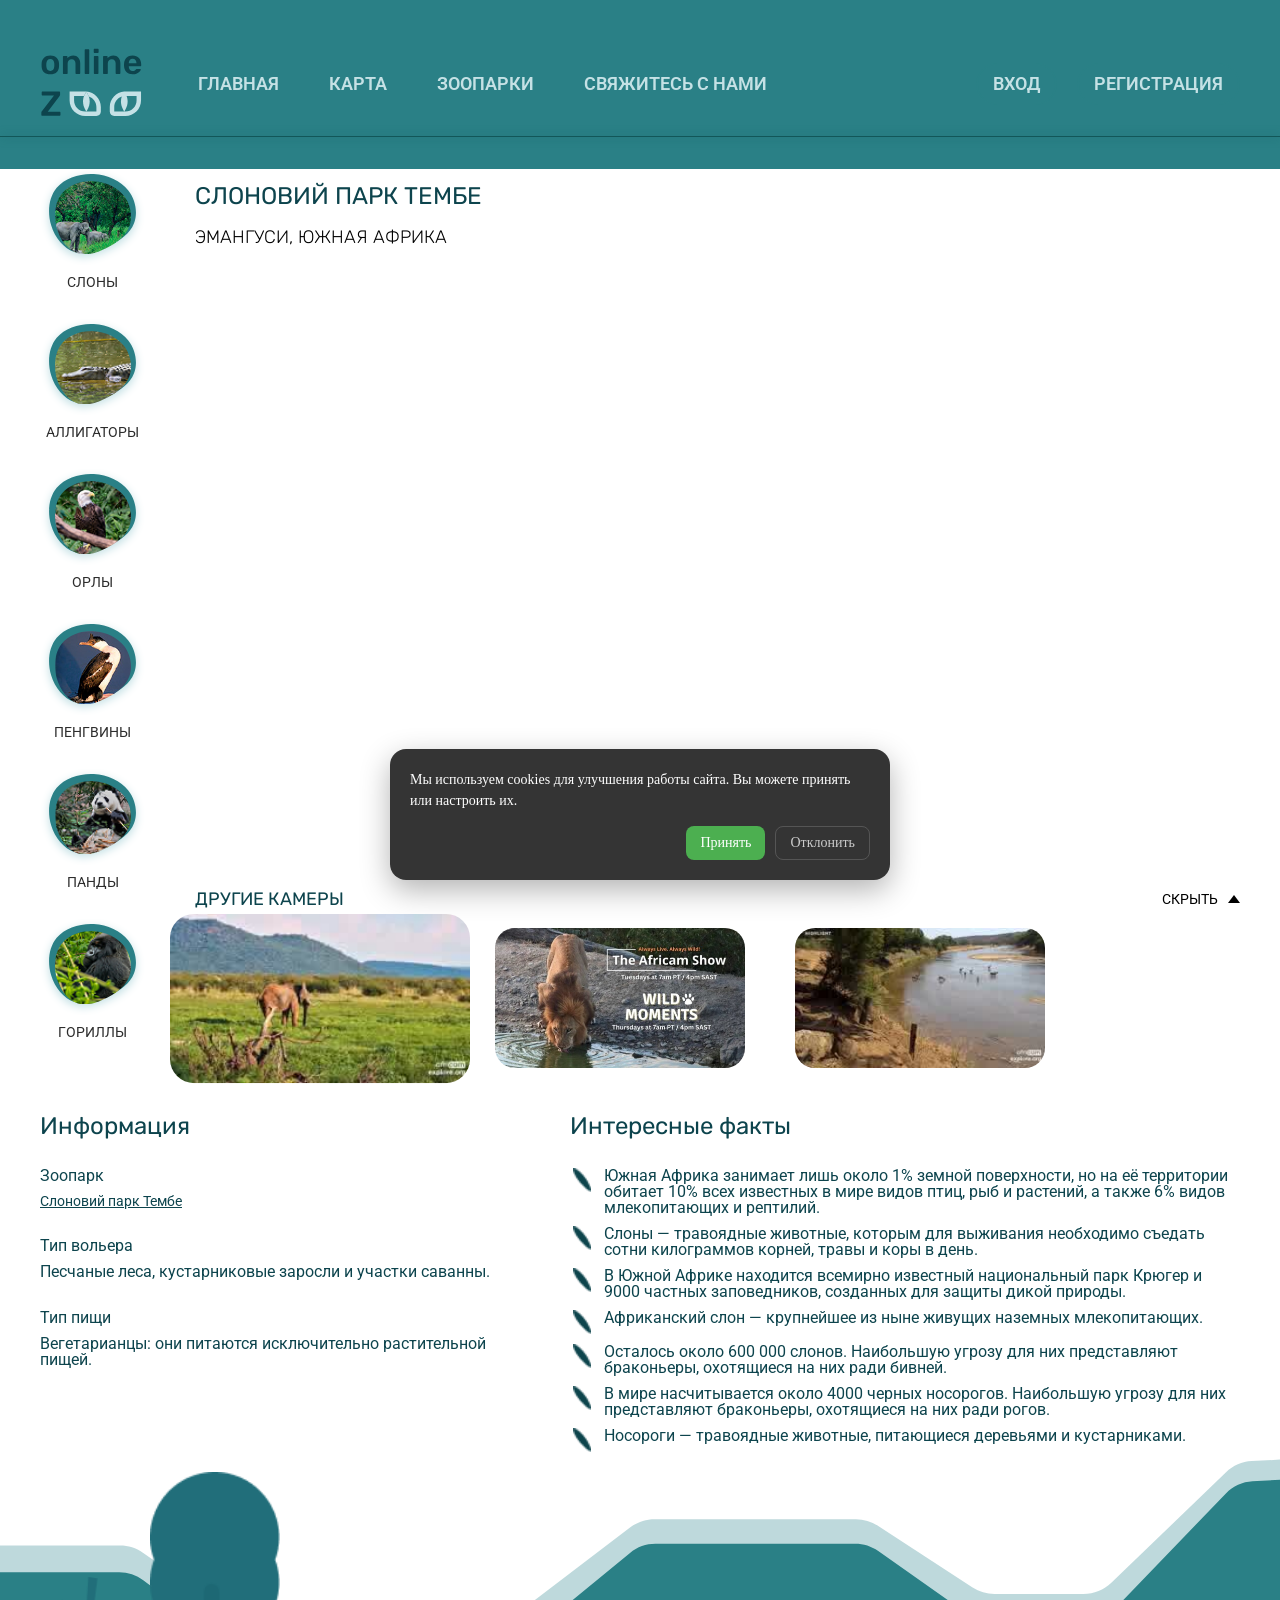
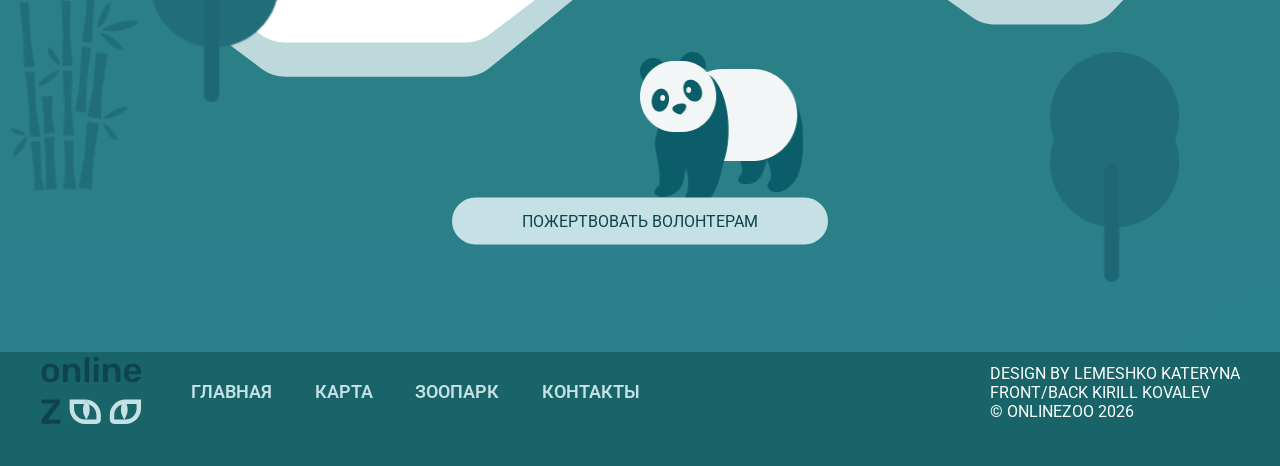
<file: elephant.html>
<!DOCTYPE html>
<html lang="rus">
<head>
    <meta charset="UTF-8">
    <meta name="viewport" content="width=device-width, initial-scale=1.0">
    <link rel="preconnect" href="https://fonts.googleapis.com">

    <link rel="preconnect" href="https://fonts.gstatic.com" crossorigin>
    <link href="https://fonts.googleapis.com/css2?family=Audiowide&family=DM+Mono:ital,wght@0,300;0,400;0,500;1,300;1,400;1,500&family=Inter:ital,opsz,wght@0,14..32,100..900;1,14..32,100..900&family=Montserrat:ital,wght@0,100..900;1,100..900&family=PT+Sans:ital,wght@0,400;0,700;1,400;1,700&family=Roboto:ital,wght@0,100..900;1,100..900&family=Rubik:ital,wght@0,300..900;1,300..900&display=swap" rel="stylesheet">

    <link rel="preconnect" href="https://fonts.googleapis.com">
    <link rel="preconnect" href="https://fonts.gstatic.com" crossorigin>
    <link href="https://fonts.googleapis.com/css2?family=Audiowide&family=DM+Mono:ital,wght@0,300;0,400;0,500;1,300;1,400;1,500&family=Inter:ital,opsz,wght@0,14..32,100..900;1,14..32,100..900&family=Montserrat:ital,wght@0,100..900;1,100..900&family=PT+Sans:ital,wght@0,400;0,700;1,400;1,700&family=Roboto:ital,wght@0,100..900;1,100..900&family=Rubik:ital,wght@0,300..900;1,300..900&display=swap" rel="stylesheet">

       <link rel="stylesheet" href="./css/animals.css">
    <link rel="stylesheet" href="./css/beautifulanimals.css">
    <link rel="stylesheet" href="./css/footer.css">
    <link rel="stylesheet" href="./css/general.css">
    <link rel="stylesheet" href="./css/header.css">
    <link rel="stylesheet" href="./css/hero.css">
    <link rel="stylesheet" href="./css/howitwork.css">
    <link rel="stylesheet" href="./css/map.css">
    <link rel="stylesheet" href="./css/modal.css">
    <link rel="stylesheet" href="./css/not-exist.css">
    <link rel="stylesheet" href="./css/panda.css">
    <link rel="stylesheet" href="./css/payandfeed.css">
    <link rel="stylesheet" href="./css/petsinzoo.css">
    <link rel="stylesheet" href="./css/reset.css">
    <link rel="stylesheet" href="./css/testimonials.css">
    <link rel="stylesheet" href="./css/zoo.css">

    <link rel="shortcut icon" href="./images/content/panda-icon.png" type="image/x-icon">

     <meta name="description" content="Смотреть Слонов онлайн.">

    <title>Смотреть слонов онлайн</title>
</head>
<body>
    <svg xmlns="http://www.w3.org/2000/svg" style="display:none;">

        <symbol id="logo" viewBox="0 0 108 84" fill="none" xmlns="http://www.w3.org/2000/svg">
            <path fill-rule="evenodd" clip-rule="evenodd" d="M29.6128 58.3841V49.5161H45.2358C45.5616 49.5161 45.881 49.5382 46.2007 49.5604C46.238 49.563 46.2752 49.5655 46.3125 49.5681L44.0545 53.9501H34.0765V58.3841C34.0765 64.4964 39.0826 69.4692 45.2358 69.4692H46.3517H56.3951V65.0352C56.3951 60.1888 53.2282 56.1049 48.8582 54.604L46.3909 49.5724C54.4658 50.1643 60.8588 56.8677 60.8588 65.0352V69.4692C60.8588 71.9146 58.8568 73.9032 56.3951 73.9032H45.2358C36.623 73.9032 29.6128 66.9396 29.6128 58.3841ZM84.254 49.5724C84.2607 49.5613 84.2932 49.5161 84.2932 49.5161L84.3325 49.5681C84.3697 49.5655 84.407 49.563 84.4442 49.5604C84.7639 49.5382 85.0833 49.5161 85.4092 49.5161H101.032V58.3841C101.032 66.9396 94.0219 73.9032 85.4092 73.9032H74.2499C71.7882 73.9032 69.7862 71.9146 69.7862 69.4692V65.0352C69.7862 56.8677 76.1792 50.1643 84.254 49.5724ZM96.5684 53.9501H86.5905C87.1752 55.5353 87.641 57.4419 87.641 59.4927C87.641 65.0019 84.2932 69.4692 84.2932 69.4692C84.2932 69.4692 80.9455 65.0019 80.9455 59.4927C80.9455 57.7057 81.3114 56.0539 81.7868 54.604C77.4168 56.1049 74.2499 60.1888 74.2499 65.0352V69.4692H84.2932H85.4092C91.5624 69.4692 96.5684 64.4964 96.5684 58.3841V53.9501Z" fill="#C5E1E6"/>
            <path d="M46.3909 49.5724C46.3842 49.5613 46.3517 49.5161 46.3517 49.5161L46.3125 49.5681L44.0545 53.9501C43.4697 55.5353 43.0039 57.4419 43.0039 59.4927C43.0039 65.0019 46.3517 69.4692 46.3517 69.4692C46.3517 69.4692 49.6995 65.0019 49.6995 59.4927C49.6995 57.7057 49.3336 56.0539 48.8582 54.604L46.3909 49.5724Z" fill="#C5E1E6"/>
            <path d="M10.3123 32.3484C7.59484 32.3484 5.4929 31.6516 4.00645 30.2581C2.52 28.8413 1.71871 26.9135 1.60258 24.4748L1.56774 22.9419L1.60258 21.409C1.71871 18.9935 2.53161 17.0774 4.04129 15.6606C5.55097 14.2439 7.64129 13.5355 10.3123 13.5355C12.9832 13.5355 15.0735 14.2439 16.5832 15.6606C18.0929 17.0774 18.9058 18.9935 19.0219 21.409C19.0452 21.6877 19.0568 22.1987 19.0568 22.9419C19.0568 23.6852 19.0452 24.1961 19.0219 24.4748C18.9058 26.9135 18.1045 28.8413 16.6181 30.2581C15.1316 31.6516 13.0297 32.3484 10.3123 32.3484ZM10.3123 28.8994C11.5432 28.8994 12.4955 28.5161 13.169 27.7497C13.8426 26.96 14.2142 25.8103 14.2839 24.3006C14.3071 24.0684 14.3187 23.6155 14.3187 22.9419C14.3187 22.2684 14.3071 21.8155 14.2839 21.5832C14.2142 20.0735 13.8426 18.9355 13.169 18.169C12.4955 17.3794 11.5432 16.9845 10.3123 16.9845C9.08129 16.9845 8.12903 17.3794 7.45548 18.169C6.78194 18.9355 6.41032 20.0735 6.34065 21.5832L6.30581 22.9419L6.34065 24.3006C6.41032 25.8103 6.78194 26.96 7.45548 27.7497C8.12903 28.5161 9.08129 28.8994 10.3123 28.8994ZM23.7529 32C23.5207 32 23.3232 31.9187 23.1607 31.7561C22.9981 31.5935 22.9168 31.3961 22.9168 31.1639V14.72C22.9168 14.4877 22.9981 14.2903 23.1607 14.1277C23.3232 13.9652 23.5207 13.8839 23.7529 13.8839H26.6097C26.842 13.8839 27.0394 13.9652 27.202 14.1277C27.3645 14.2903 27.4458 14.4877 27.4458 14.72V16.1484C28.8161 14.4065 30.7555 13.5355 33.2639 13.5355C35.4007 13.5355 37.0961 14.2439 38.3503 15.6606C39.6045 17.0542 40.2316 18.9587 40.2316 21.3742V31.1639C40.2316 31.3961 40.1503 31.5935 39.9878 31.7561C39.8484 31.9187 39.651 32 39.3955 32H36.3297C36.0974 32 35.9 31.9187 35.7374 31.7561C35.5749 31.5935 35.4936 31.3961 35.4936 31.1639V21.5832C35.4936 20.2129 35.1568 19.1561 34.4832 18.4129C33.8329 17.6465 32.8807 17.2632 31.6265 17.2632C30.3955 17.2632 29.42 17.6465 28.7 18.4129C28.0032 19.1794 27.6549 20.2361 27.6549 21.5832V31.1639C27.6549 31.3961 27.5736 31.5935 27.411 31.7561C27.2716 31.9187 27.0742 32 26.8187 32H23.7529ZM45.5279 32C45.2957 32 45.0983 31.9187 44.9357 31.7561C44.7731 31.5935 44.6918 31.3961 44.6918 31.1639V8.10064C44.6918 7.84516 44.7731 7.64774 44.9357 7.50839C45.0983 7.3458 45.2957 7.26451 45.5279 7.26451H48.4195C48.675 7.26451 48.8725 7.3458 49.0118 7.50839C49.1744 7.64774 49.2557 7.84516 49.2557 8.10064V31.1639C49.2557 31.3961 49.1744 31.5935 49.0118 31.7561C48.8725 31.9187 48.675 32 48.4195 32H45.5279ZM54.5738 10.8877C54.3415 10.8877 54.1441 10.8065 53.9815 10.6439C53.8189 10.4813 53.7376 10.2839 53.7376 10.0516V7.54322C53.7376 7.31097 53.8189 7.11355 53.9815 6.95097C54.1441 6.78839 54.3415 6.7071 54.5738 6.7071H57.7441C57.9763 6.7071 58.1738 6.78839 58.3363 6.95097C58.5221 7.11355 58.615 7.31097 58.615 7.54322V10.0516C58.615 10.2839 58.5338 10.4813 58.3712 10.6439C58.2086 10.8065 57.9996 10.8877 57.7441 10.8877H54.5738ZM54.7131 32C54.4808 32 54.2834 31.9187 54.1208 31.7561C53.9583 31.5935 53.877 31.3961 53.877 31.1639V14.72C53.877 14.4877 53.9583 14.2903 54.1208 14.1277C54.2834 13.9652 54.4808 13.8839 54.7131 13.8839H57.6047C57.8602 13.8839 58.0576 13.9652 58.197 14.1277C58.3596 14.2671 58.4408 14.4645 58.4408 14.72V31.1639C58.4408 31.3961 58.3596 31.5935 58.197 31.7561C58.0576 31.9187 57.8602 32 57.6047 32H54.7131ZM63.8991 32C63.6668 32 63.4694 31.9187 63.3068 31.7561C63.1443 31.5935 63.063 31.3961 63.063 31.1639V14.72C63.063 14.4877 63.1443 14.2903 63.3068 14.1277C63.4694 13.9652 63.6668 13.8839 63.8991 13.8839H66.7559C66.9881 13.8839 67.1855 13.9652 67.3481 14.1277C67.5107 14.2903 67.592 14.4877 67.592 14.72V16.1484C68.9623 14.4065 70.9017 13.5355 73.4101 13.5355C75.5468 13.5355 77.2423 14.2439 78.4965 15.6606C79.7507 17.0542 80.3778 18.9587 80.3778 21.3742V31.1639C80.3778 31.3961 80.2965 31.5935 80.1339 31.7561C79.9946 31.9187 79.7972 32 79.5417 32H76.4759C76.2436 32 76.0462 31.9187 75.8836 31.7561C75.721 31.5935 75.6397 31.3961 75.6397 31.1639V21.5832C75.6397 20.2129 75.303 19.1561 74.6294 18.4129C73.9791 17.6465 73.0268 17.2632 71.7726 17.2632C70.5417 17.2632 69.5662 17.6465 68.8462 18.4129C68.1494 19.1794 67.801 20.2361 67.801 21.5832V31.1639C67.801 31.3961 67.7197 31.5935 67.5572 31.7561C67.4178 31.9187 67.2204 32 66.9649 32H63.8991ZM92.607 32.3484C90.0289 32.3484 87.9735 31.6052 86.4406 30.1187C84.9309 28.609 84.1296 26.4955 84.0367 23.7781L84.0018 22.9071L84.0367 22.0361C84.1528 19.3884 84.9657 17.3097 86.4754 15.8C88.0083 14.2903 90.0522 13.5355 92.607 13.5355C95.3477 13.5355 97.4612 14.3716 98.9477 16.0439C100.457 17.7161 101.212 19.9458 101.212 22.7329V23.4645C101.212 23.6968 101.131 23.8942 100.968 24.0568C100.806 24.2194 100.597 24.3006 100.341 24.3006H88.7748V24.5794C88.8212 25.8568 89.1696 26.9368 89.8199 27.8194C90.4935 28.6787 91.4109 29.1084 92.5722 29.1084C93.9425 29.1084 95.0457 28.5742 95.8818 27.5058C96.0909 27.2503 96.2535 27.0877 96.3696 27.0181C96.5089 26.9484 96.7064 26.9135 96.9618 26.9135H99.958C100.167 26.9135 100.341 26.9832 100.481 27.1226C100.643 27.2387 100.724 27.3897 100.724 27.5755C100.724 28.1329 100.388 28.7948 99.7141 29.5613C99.0638 30.3045 98.1231 30.9548 96.8922 31.5123C95.6612 32.0697 94.2328 32.3484 92.607 32.3484ZM96.4741 21.3742V21.2697C96.4741 19.8994 96.1257 18.7961 95.4289 17.96C94.7554 17.1239 93.8148 16.7058 92.607 16.7058C91.3993 16.7058 90.4586 17.1239 89.7851 17.96C89.1115 18.7961 88.7748 19.8994 88.7748 21.2697V21.3742H96.4741Z" fill="#0D444D"/>
            <path d="M2.19484 73.8064C1.93935 73.8064 1.73032 73.7252 1.56774 73.5626C1.42839 73.4 1.35871 73.191 1.35871 72.9355V70.4968C1.35871 70.1019 1.44 69.8 1.60258 69.591C1.76516 69.3587 1.85806 69.231 1.88129 69.2077L14.0052 53.5303H2.54323C2.31097 53.5303 2.11355 53.449 1.95097 53.2864C1.78839 53.1239 1.7071 52.9264 1.7071 52.6942V50.2903C1.7071 50.0348 1.77677 49.8258 1.91613 49.6632C2.07871 49.5006 2.28774 49.4194 2.54323 49.4194H19.1961C19.4516 49.4194 19.6606 49.5006 19.8232 49.6632C19.9858 49.8258 20.0671 50.0348 20.0671 50.2903V52.6942C20.0671 53.1123 19.9161 53.5187 19.6142 53.9135L7.73419 69.6606H19.5794C19.8348 69.6606 20.0439 69.7419 20.2065 69.9045C20.369 70.0671 20.4503 70.2761 20.4503 70.5316V72.9703C20.4503 73.2258 20.369 73.4348 20.2065 73.5974C20.0439 73.7368 19.8348 73.8064 19.5794 73.8064H2.19484Z" fill="#0D444D"/>
        </symbol>

        <symbol id="google-logo" viewBox="0 0 24 24" fill="none" xmlns="http://www.w3.org/2000/svg">
            <rect width="24" height="24" fill="white"/>
            <path fill-rule="evenodd" clip-rule="evenodd" d="M23.04 12.2615C23.04 11.446 22.9668 10.6619 22.8309 9.90918H12V14.3576H18.1891C17.9225 15.7951 17.1123 17.013 15.8943 17.8285V20.714H19.6109C21.7855 18.7119 23.04 15.7637 23.04 12.2615Z" fill="#4285F4"/>
            <path fill-rule="evenodd" clip-rule="evenodd" d="M11.9995 23.4998C15.1045 23.4998 17.7077 22.47 19.6104 20.7137L15.8938 17.8282C14.864 18.5182 13.5467 18.9259 11.9995 18.9259C9.00425 18.9259 6.46902 16.903 5.5647 14.1848H1.72266V17.1644C3.61493 20.9228 7.50402 23.4998 11.9995 23.4998Z" fill="#34A853"/>
            <path fill-rule="evenodd" clip-rule="evenodd" d="M5.56523 14.185C5.33523 13.495 5.20455 12.7579 5.20455 12C5.20455 11.242 5.33523 10.505 5.56523 9.81499V6.83545H1.72318C0.944318 8.38795 0.5 10.1443 0.5 12C0.5 13.8557 0.944318 15.612 1.72318 17.1645L5.56523 14.185Z" fill="#FBBC05"/>
            <path fill-rule="evenodd" clip-rule="evenodd" d="M11.9995 5.07386C13.6879 5.07386 15.2038 5.65409 16.3956 6.79364L19.694 3.49523C17.7024 1.63955 15.0992 0.5 11.9995 0.5C7.50402 0.5 3.61493 3.07705 1.72266 6.83545L5.5647 9.815C6.46902 7.09682 9.00425 5.07386 11.9995 5.07386Z" fill="#EA4335"/>
        </symbol>

        <symbol id="facebook-logo" viewBox="0 0 24 24" fill="none" xmlns="http://www.w3.org/2000/svg">
            <g clip-path="url(#clip0_3451_2065)">
            <path d="M23.5 12.0699C23.5 5.7186 18.3513 0.56988 12 0.56988C5.64872 0.56988 0.5 5.7186 0.5 12.0699C0.5 17.8099 4.70538 22.5674 10.2031 23.4302V15.3941H7.2832V12.0699H10.2031V9.53629C10.2031 6.6541 11.92 5.06207 14.5468 5.06207C15.805 5.06207 17.1211 5.28668 17.1211 5.28668V8.11675H15.671C14.2424 8.11675 13.7969 9.00322 13.7969 9.91266V12.0699H16.9863L16.4765 15.3941H13.7969V23.4302C19.2946 22.5674 23.5 17.8099 23.5 12.0699Z" fill="#1877F2"/>
            </g>
            <defs>
            <clipPath id="clip0_3451_2065">
            <rect width="24" height="24" fill="white"/>
            </clipPath>
            </defs>
        </symbol>

        <symbol id="play-btn" viewBox="0 0 23 27" xmlns="http://www.w3.org/2000/svg">
            <path d="M2.61523 2.61516L20.0496 13.0758L2.61523 23.5364V2.61516Z" fill="currentColor" stroke="white" stroke-width="5.23032" stroke-linecap="round" stroke-linejoin="round"/>
        </symbol>

        <symbol id="how-it-work-icon-1" viewBox="0 0 50 50" fill="none" xmlns="http://www.w3.org/2000/svg">
            <path d="M14 5C11.0898 5 8.60938 7.07031 8.15625 9.875C8.14453 9.94141 8.10156 9.99609 8.09375 10.0625H8.125C8.08984 10.2148 8.05078 10.3555 8.03125 10.5C7.72656 10.7109 7.43359 10.9375 7.1875 11.1875C6.01172 12.375 5.51562 13.8672 5.15625 15.0938C5.15234 15.1016 5.16016 15.1172 5.15625 15.125C3.85938 19.1133 1.53516 28.5547 1 30.7188C0.375 32.0234 0 33.4609 0 35C0 40.5117 4.48828 45 10 45C15.3867 45 19.7695 40.7148 19.9688 35.375C21.1016 36.2109 22.7422 37 25 37C27.2578 37 28.8984 36.2109 30.0312 35.375C30.2305 40.7148 34.6133 45 40 45C45.5117 45 50 40.5117 50 35C50 33.8711 49.8164 32.793 49.4688 31.7812C49.3047 31.125 46.3516 19.3906 45.0625 15.125V15.0938C44.6562 13.875 44.1172 12.3828 42.9375 11.1875C42.6445 10.8906 42.3125 10.6172 41.9375 10.375C41.918 10.2695 41.9023 10.1719 41.875 10.0625H41.9062C41.8984 9.99609 41.8555 9.94141 41.8438 9.875C41.3906 7.07031 38.9102 5 36 5C32.6758 5 30 7.67578 30 11C30 11.7344 30.1211 12.4453 30.3438 13.0938C29.8789 13.6328 29.4883 14.1211 29.2188 14.375C29.1055 14.4805 29.0977 14.4766 29.0625 14.5C27.9258 13.6641 26.5547 13.0938 25.0938 13.0938C23.6367 13.0938 22.2031 13.6172 21.0938 14.5C21.0547 14.4766 21.0508 14.4805 20.9375 14.375C20.6445 14.1016 20.2031 13.5664 19.6875 12.9688C19.8867 12.3516 20 11.6914 20 11C20 7.67578 17.3242 5 14 5ZM14 7C16.2773 7 18 8.72266 18 11C18 11.0859 17.9727 11.1641 17.9688 11.25C16.6992 10.1602 15.0664 9.1875 12.9062 9.1875C11.9375 9.1875 11.0703 9.28125 10.3125 9.46875C10.8633 8.01562 12.293 7 14 7ZM36 7C37.6914 7 39.0938 8.00391 39.6562 9.4375C38.957 9.27734 38.1875 9.1875 37.3125 9.1875C35.0703 9.1875 33.3359 10.2305 32.0312 11.375C32.0195 11.2461 32 11.125 32 11C32 8.72266 33.7227 7 36 7ZM12.9062 11.1875C14.9023 11.1875 16.2812 12.2617 17.4375 13.4688C17.4492 13.9727 17.8398 14.3906 18.3438 14.4375C18.7695 14.9336 19.1758 15.4219 19.5938 15.8125C19.8789 16.0781 20.168 16.332 20.625 16.4688C21.082 16.6055 21.7305 16.5039 22.125 16.1875L22.1562 16.1562C22.8242 15.5625 24.0508 15.0938 25.0938 15.0938C26.1367 15.0938 27.2344 15.5234 28.0625 16.1875V16.1562H28.0938C28.4805 16.4727 29.1172 16.6055 29.5625 16.4688C30.0195 16.3281 30.2812 16.0781 30.5625 15.8125C30.9844 15.4141 31.4023 14.9141 31.8438 14.4062C32.1914 14.3008 32.457 14.0117 32.5312 13.6562C33.7383 12.3711 35.207 11.1875 37.3125 11.1875C38.6289 11.1875 39.5664 11.3867 40.2812 11.7188C40.4023 11.8398 40.5547 11.9258 40.7188 11.9688C40.75 11.9805 40.7812 11.9922 40.8125 12C41.082 12.1758 41.3242 12.3828 41.5312 12.5938C42.3203 13.3945 42.7656 14.5156 43.1562 15.6875C43.1602 15.6953 43.1523 15.7109 43.1562 15.7188C43.9258 18.2695 45.207 23.1172 46.25 27.1875C44.5352 25.8086 42.3633 25 40 25C35.4688 25 31.6289 28.043 30.4062 32.1875C30.332 32.25 30.2695 32.3242 30.2188 32.4062C30.2188 32.4062 28.9297 35 25 35C21.0703 35 19.7812 32.4062 19.7812 32.4062C19.7305 32.3125 19.668 32.2305 19.5938 32.1562C18.3633 28.0273 14.5234 25 10 25C7.73438 25 5.64844 25.7578 3.96875 27.0312C5.00391 22.9688 6.25781 18.1953 7.0625 15.7188V15.6875C7.40234 14.5234 7.80469 13.3945 8.59375 12.5938C9.38281 11.793 10.5938 11.1875 12.9062 11.1875ZM25 25C22.8008 25 21 26.8008 21 29C21 31.1992 22.8008 33 25 33C27.1992 33 29 31.1992 29 29C29 26.8008 27.1992 25 25 25ZM10 27C14.4297 27 18 30.5703 18 35C18 39.4297 14.4297 43 10 43C5.57031 43 2 39.4297 2 35C2 34.3984 2.0625 33.8125 2.1875 33.25C2.38672 33.0977 2.51953 32.875 2.5625 32.625C2.5625 32.625 2.82422 31.5469 2.875 31.3438C4.19922 28.7617 6.89062 27 10 27ZM25 27C26.1172 27 27 27.8828 27 29C27 30.1172 26.1172 31 25 31C23.8828 31 23 30.1172 23 29C23 27.8828 23.8828 27 25 27ZM40 27C43.4844 27 46.4297 29.2148 47.5312 32.3125C47.5352 32.3281 47.625 32.6562 47.625 32.6562C47.6523 32.7578 47.6953 32.8516 47.75 32.9375C47.9258 33.5938 48 34.2852 48 35C48 39.4297 44.4297 43 40 43C35.5703 43 32 39.4297 32 35C32 30.5703 35.5703 27 40 27ZM4.90625 33.9688C4.86328 33.9766 4.82031 33.9883 4.78125 34C4.31641 34.1055 3.98828 34.5234 4 35C4 38.3242 6.67578 41 10 41C10.3594 41.0039 10.6953 40.8164 10.8789 40.5039C11.0586 40.1914 11.0586 39.8086 10.8789 39.4961C10.6953 39.1836 10.3594 38.9961 10 39C7.72266 39 6 37.2773 6 35C6.01172 34.7109 5.89453 34.4336 5.6875 34.2383C5.47656 34.0391 5.19141 33.9414 4.90625 33.9688ZM35.9062 33.9688C35.8633 33.9766 35.8203 33.9883 35.7812 34C35.3164 34.1055 34.9883 34.5234 35 35C35 38.3242 37.6758 41 41 41C41.3594 41.0039 41.6953 40.8164 41.8789 40.5039C42.0586 40.1914 42.0586 39.8086 41.8789 39.4961C41.6953 39.1836 41.3594 38.9961 41 39C38.7227 39 37 37.2773 37 35C37.0117 34.7109 36.8945 34.4336 36.6875 34.2383C36.4766 34.0391 36.1914 33.9414 35.9062 33.9688Z" fill="#216E7A"/>
            <circle opacity="0.8" cx="10" cy="35" r="8" fill="#216E7A"/>
            <circle opacity="0.8" cx="40" cy="35" r="8" fill="#216E7A"/>
            <path d="M5 35C5.66897 38.4715 6.73285 39.609 10 40" stroke="white" stroke-width="2" stroke-linecap="round"/>
            <path d="M35 35C35.669 38.4715 36.7328 39.609 40 40" stroke="white" stroke-width="2" stroke-linecap="round"/>
        </symbol>

        <symbol id="how-it-work-icon-2" viewBox="0 0 64 64" fill="none" xmlns="http://www.w3.org/2000/svg">
            <path opacity="0.8" d="M33.4216 33.46C32.6556 32.629 31.3436 32.629 30.5786 33.46L25.3506 39.137C23.6396 40.995 24.9566 44 27.4826 44H36.5166C39.0426 44 40.3596 40.995 38.6486 39.137L33.4216 33.46Z" fill="#216E7A"/>
            <path opacity="0.8" d="M41 35C42.6569 35 44 33.6569 44 32C44 30.3431 42.6569 29 41 29C39.3431 29 38 30.3431 38 32C38 33.6569 39.3431 35 41 35Z" fill="#216E7A"/>
            <path opacity="0.8" d="M23 35C24.6569 35 26 33.6569 26 32C26 30.3431 24.6569 29 23 29C21.3431 29 20 30.3431 20 32C20 33.6569 21.3431 35 23 35Z" fill="#216E7A"/>
            <path opacity="0.8" d="M32 31C33.6569 31 35 29.6569 35 28C35 26.3431 33.6569 25 32 25C30.3431 25 29 26.3431 29 28C29 29.6569 30.3431 31 32 31Z" fill="#216E7A"/>
            <path d="M45 8.10498C39.2 8.10498 34.078 11.965 32 17.503C29.922 11.965 24.8 8.10498 19 8.10498C11.28 8.10498 5 14.779 5 22.982C5 39.001 18.418 49.747 26.417 54.727C28.139 55.799 30.069 56.335 32 56.335C33.931 56.335 35.861 55.799 37.583 54.727C45.582 49.747 59 39.001 59 22.982C59 14.779 52.72 8.10498 45 8.10498ZM36.526 53.03C33.734 54.768 30.266 54.766 27.474 53.03C19.828 48.269 7 38.034 7 22.982C7 15.881 12.383 10.105 19 10.105C24.917 10.105 30.017 14.846 30.861 21.132L30.978 22H33.022L33.139 21.133C33.983 14.847 39.083 10.105 45 10.105C51.617 10.105 57 15.881 57 22.982C57 38.034 44.172 48.269 36.526 53.03Z" fill="#216E7A"/>
            <path d="M46 13V15C49.309 15 52 17.691 52 21H54C54 16.589 50.411 13 46 13Z" fill="#216E7A"/>
            <path d="M46 17V19C47.103 19 48 19.897 48 21H50C50 18.794 48.206 17 46 17Z" fill="#216E7A"/>
        </symbol>

        <symbol id="how-it-work-icon-3" viewBox="0 0 64 64" fill="none" xmlns="http://www.w3.org/2000/svg">
            <path d="M8 29H14V48H8V29Z" fill="#216E7A" fill-opacity="0.8"/>
            <path d="M56.427 36.815C55.49 36.122 54.239 35.92 52.992 36.265L37.703 40.492C37.891 40.028 38 39.523 38 38.991C38 36.79 36.206 35 34 35H24.623C23.957 34 22.261 31 20 31H16V30C16 28.346 14.654 27 13 27H9C7.346 27 6 28.346 6 30V47C6 48.654 7.346 50 9 50H13C14.654 50 16 48.655 16 47V46.248L28.139 54.45C29.663 55.482 31.437 56 33.214 56C34.856 56 36.501 55.558 37.956 54.669L56.129 43.568C57.283 42.865 58 41.587 58 40.235V39.922C58 38.691 57.427 37.559 56.427 36.815ZM14 47C14 47.552 13.551 48 13 48H12V44H10V48H9C8.449 48 8 47.552 8 47V30C8 29.448 8.449 29 9 29H13C13.551 29 14 29.449 14 30V47ZM56 40.235C56 40.895 55.65 41.518 55.087 41.862L36.914 52.962C34.549 54.405 31.545 54.34 29.26 52.793L16 43.835V33H20C21.059 33 22.469 35.034 23.088 36.409L23.354 37H34C35.103 37 36 37.893 36 38.99C36 40.098 35.103 41 34 41H24V43H34H36L53.524 38.193C54.165 38.015 54.804 38.1 55.234 38.422C55.721 38.783 56 39.33 56 39.922V40.235Z" fill="#216E7A"/>
            <path d="M39 30C41.631 30 52 23.441 52 15C52 11.141 48.86 8 45 8C42.457 8 40.226 9.363 39 11.397C37.774 9.363 35.543 8 33 8C29.14 8 26 11.141 26 15C26 23.441 36.369 30 39 30ZM33 10C35.757 10 38 12 38 15H40C40 12 42.243 10 45 10C47.757 10 50 12.243 50 15C50 22.563 40.321 28 39 28C37.679 28 28 22.563 28 15C28 12.243 30.243 10 33 10Z" fill="#216E7A"/>
        </symbol>

        <symbol id="heart--icon" viewBox="0 0 24 24" fill="none" xmlns="http://www.w3.org/2000/svg">
            <path d="M19.513 12.5834L12.013 20.0114L4.513 12.5834C4.0183 12.102 3.62864 11.5234 3.36854 10.884C3.10845 10.2447 2.98356 9.55836 3.00173 8.86834C3.01991 8.17832 3.18076 7.49954 3.47415 6.87474C3.76755 6.24994 4.18713 5.69266 4.70648 5.23799C5.22583 4.78331 5.8337 4.4411 6.49181 4.23289C7.14991 4.02468 7.844 3.95499 8.53036 4.02821C9.21673 4.10143 9.8805 4.31596 10.4799 4.65831C11.0792 5.00066 11.6012 5.46341 12.013 6.01741C12.4265 5.46743 12.9491 5.00873 13.5481 4.67001C14.1471 4.3313 14.8095 4.11986 15.4939 4.04893C16.1784 3.978 16.8701 4.04911 17.5258 4.2578C18.1815 4.46649 18.787 4.80828 19.3045 5.26177C19.8221 5.71526 20.2404 6.27069 20.5334 6.8933C20.8264 7.51591 20.9877 8.19229 21.0073 8.88012C21.0269 9.56794 20.9043 10.2524 20.6471 10.8907C20.39 11.5289 20.0039 12.1072 19.513 12.5894" stroke="#19707D" stroke-width="1.5" stroke-linecap="round" stroke-linejoin="round"/>
        </symbol>

        <symbol id="tv--icon" viewBox="0 0 23 23" fill="none" xmlns="http://www.w3.org/2000/svg">
            <g clip-path="url(#clip0_219_26)">
            <path d="M18.1988 6.70496H4.78876C3.73074 6.70496 2.87305 7.56265 2.87305 8.62067V17.2414C2.87305 18.2994 3.73074 19.1571 4.78876 19.1571H18.1988C19.2568 19.1571 20.1145 18.2994 20.1145 17.2414V8.62067C20.1145 7.56265 19.2568 6.70496 18.1988 6.70496Z" stroke="#216E7A" stroke-width="1.43679" stroke-linecap="round" stroke-linejoin="round"/>
            <path d="M15.3259 2.87354L11.4945 6.70497L7.66309 2.87354" stroke="#216E7A" stroke-width="1.43679" stroke-linecap="round" stroke-linejoin="round"/>
            </g>
            <defs>
            <clipPath id="clip0_219_26">
            <rect width="22.9886" height="22.9886" fill="white"/>
            </clipPath>
            </defs>
        </symbol>

        <symbol id="arrow--right" width="17" height="23" viewBox="0 0 17 23" fill="none" xmlns="http://www.w3.org/2000/svg">
            <path d="M5.75 0.75L15.1027 10.8509C15.4651 11.2423 15.4565 11.8494 15.083 12.2304L5.75 21.75" stroke="#19707D" stroke-width="1.5" stroke-linecap="round"/>
            <path d="M0.75 0.75L10.1027 10.8509C10.4651 11.2423 10.4565 11.8494 10.083 12.2304L0.75 21.75" stroke="#19707D" stroke-width="1.5" stroke-linecap="round"/>
        </symbol>

        <symbol id="penguin--icon" viewBox="0 0 33 66" fill="none" xmlns="http://www.w3.org/2000/svg">
            <path d="M13.9111 59.1991C14.1596 58.1944 14.0656 56.3396 14.0656 56.3396L18.5481 54.3302C18.5481 54.3302 18.1388 55.552 18.2389 56.3396C18.3245 57.0124 18.7255 57.2972 18.8572 57.9625C19.0096 58.7323 18.6789 59.2077 18.8572 59.9719C18.9833 60.5122 19.3982 61.2857 19.3982 61.2857C19.3982 61.2857 20.0175 61.1423 20.3256 60.8993C20.7606 60.5562 20.8183 60.1783 21.0212 59.6628C21.5625 58.2865 20.8666 55.8759 21.0212 55.8759C21.1757 55.8759 25.0399 58.5035 25.0399 58.5035C25.0399 58.5035 24.521 59.6496 24.4216 60.4356C24.2693 61.6405 24.4497 62.459 23.6488 63.5269C23.3165 63.8031 22.6441 63.9906 22.6441 63.9906C22.6441 63.9906 20.4802 66 20.5575 65.459C20.5575 64.7635 20.712 63.6815 20.712 63.6815C20.712 63.6815 16.075 65.8454 16.075 65.459C15.9204 64.8407 16.616 63.9906 16.616 63.9906C16.616 63.9906 14.993 64.9953 15.1476 64.5316C15.2556 64.2077 15.4641 63.8504 15.6561 63.5609C15.5713 63.6295 15.4777 63.6772 15.3795 63.6815C14.8359 63.7053 14.9158 62.3677 14.9158 62.3677C14.9158 62.3677 12.3654 63.9906 11.2062 63.9906C10.9413 63.4785 11.0516 62.5222 11.0516 62.5222C11.0516 62.5222 9.1968 63.1405 8.34668 63.0632C8.50125 62.0585 9.2294 61.7816 9.96963 61.1311C11.2573 59.9996 13.1382 59.5855 13.9111 59.1991Z" fill="#0A5D69"/>
            <path d="M1.00468 0.386476C0.761655 0.486835 0.468771 0.674032 0.262104 0.816252C0.15513 0.889867 0.187455 1.05076 0.313518 1.08192C0.576551 1.14694 0.953546 1.24078 1.23653 1.31388C2.63339 1.6747 3.44268 1.80681 4.79157 2.31856C6.47004 2.95534 7.44066 3.34261 8.88759 4.40521C9.56041 4.89932 9.96626 5.16339 10.5105 5.79631L10.5169 5.80371C11.3145 6.73114 11.8548 7.35951 11.9789 8.57851C12.0125 8.9088 11.9789 9.42863 11.9789 9.42863C11.9789 9.42863 12.7939 9.93171 13.37 10.1242C14.9157 10.6651 20.5574 8.34663 20.5574 5.8736C19.9391 3.94148 18.7256 2.23641 16.5386 1.31388C15.9313 1.05768 15.5668 0.952887 14.9157 0.850176C14.0809 0.718498 13.5955 0.802546 12.7518 0.850176C11.4733 0.922346 10.7859 1.34795 9.50586 1.31388C8.52869 1.28787 7.99649 1.09118 7.03279 0.927459C5.45719 0.659793 4.61206 0.131625 3.01405 0.154626C2.22422 0.165994 1.73479 0.0849755 1.00468 0.386476Z" fill="#0A5D69"/>
            <path d="M16.3072 9.35129C15.2912 9.79303 13.634 10.0608 13.2826 10.1142C13.2562 10.1182 13.2479 10.1514 13.2682 10.1686L14.7615 11.4379L17.621 13.6019C17.621 13.6019 19.5886 15.3202 20.3259 16.7705C20.6765 17.4601 20.7616 17.8966 21.0214 18.6253C21.669 20.4416 22.4898 23.3396 22.4898 23.3396C22.4898 23.3396 23.0533 25.355 23.8036 26.4309C24.2438 27.0621 24.6139 27.3175 25.1175 27.8993C25.9596 28.8724 26.626 29.3 27.2041 30.4496C27.9354 31.904 27.6511 32.7785 27.9769 34.5457C28.4057 36.8708 29.2908 40.8829 29.2908 40.8829V42.0422C29.2908 43.521 29.447 44.3584 29.2908 45.829C29.1375 47.2712 28.5179 49.4614 28.5179 49.4614L26.8034 54.9623C26.7867 55.0158 26.8597 55.0474 26.8861 54.998C27.2144 54.3842 27.8297 53.2174 28.2088 52.3981C28.7498 50.9297 28.9069 49.5094 29.4453 47.6838C29.6765 46.9001 30.0383 45.7695 30.169 45.3633C30.1832 45.319 30.2463 45.3214 30.2577 45.3665L31.4547 50.0796C31.4547 50.0796 32.073 51.7799 32.6912 51.8571C33.068 51.5418 32.9231 50.6206 32.9231 50.6206C32.9231 50.6206 32.1889 48.3319 31.8411 46.8337C31.4944 45.3401 31.4449 44.4734 31.1456 42.9696C31.0011 42.2439 30.8821 41.8444 30.7591 41.1148C30.6819 39.6464 30.6097 37.2055 30.5273 34.7002C30.4618 32.7084 30.6579 31.5719 30.3727 29.5995C30.2228 28.5626 30.0873 27.9879 29.8317 26.9719C29.3335 24.9911 28.8998 23.9183 28.1315 22.0258C27.456 20.3617 26.8945 19.5085 26.1994 17.8525C25.6485 16.5398 25.5072 15.7328 24.8856 14.452C24.176 12.9898 23.5076 12.3196 22.7217 10.897C22.1799 9.91628 21.8442 9.37851 21.4079 8.3466C21.0554 7.5131 20.6601 6.2149 20.5746 5.93002C20.5674 5.90598 20.5367 5.90018 20.521 5.91979C20.339 6.14762 19.5163 7.16225 18.8575 7.72834C17.9621 8.49771 17.3898 8.88058 16.3072 9.35129Z" fill="#0A5D69"/>
            <path d="M5.87394 34.0048C6.24482 32.5529 7.11047 30.3724 7.11047 30.3724L9.81539 46.6019C9.81539 46.6019 9.35169 48.7659 7.96059 48.3795C7.11047 47.993 6.18307 47.2975 5.71937 46.3701C5.34494 45.6818 5.33074 45.2066 5.17839 44.438C4.93715 43.221 4.95175 42.5101 4.94654 41.2694C4.94023 39.768 5.05347 38.9198 5.25075 37.4421L5.25567 37.4052C5.43427 36.0674 5.53987 35.3125 5.87394 34.0048Z" fill="#0A5D69" stroke="#0A5D69" stroke-width="0.154567"/>
            <path d="M12.1328 9.92859C12.3509 9.92859 12.4721 9.98072 12.5449 10.0262C12.6363 10.0834 12.6741 10.1359 12.7842 10.246C13.4186 10.8803 13.758 11.1393 14.3555 11.66C14.9679 12.1938 15.5123 12.5057 16 12.8007C16.4848 13.0939 16.9283 13.3787 17.4189 13.8759C19.165 15.6451 20.1441 16.7397 20.7715 18.9911C21.541 21.7528 22.6047 25.1692 24.3193 27.6434L24.3447 27.6805L24.377 27.7118C24.5969 27.9317 24.8432 28.161 25.0889 28.3905C25.3372 28.6225 25.588 28.858 25.8291 29.1014C26.3155 29.5925 26.7345 30.088 26.9883 30.5956C27.7931 32.2052 28.79 36.3733 28.79 40.6512C28.79 41.5648 28.8537 42.2806 28.9033 42.9677C28.9525 43.6487 28.9879 44.3136 28.9453 45.163C28.565 47.8919 28.0355 49.9441 27.1953 52.6952C26.3961 54.9622 25.4805 56.7382 24.6045 58.3534C24.0538 58.2761 23.4747 58.1243 22.9766 57.9569C22.6805 57.8574 22.4196 57.755 22.2178 57.6659C22.117 57.6214 22.0337 57.5814 21.9697 57.5477C21.9486 57.5366 21.9306 57.5254 21.915 57.5165C21.9111 57.5023 21.9045 57.4843 21.8994 57.4608C21.8872 57.4041 21.8765 57.337 21.8633 57.2518C21.8507 57.171 21.8354 57.0734 21.8174 56.9755C21.7514 56.6176 21.6025 55.9982 20.9912 55.7274L20.9902 55.7284C20.7796 55.6277 20.5307 55.5727 20.3018 55.5321C20.0883 55.4943 19.7447 55.4463 19.4951 55.4042C18.9934 55.3194 18.4472 55.1965 17.9033 54.9423L17.6709 54.8251L17.5381 54.7655C17.265 54.6682 16.9539 54.6989 16.7041 54.8661L16.585 54.9608C16.3094 55.2199 15.8892 55.5881 15.4424 55.8885C15.0663 56.1414 14.7309 56.3021 14.4746 56.3573C14.4104 56.2675 14.3743 56.154 14.3418 55.9823C14.2966 55.7432 14.2557 55.2952 14.0488 54.8798C13.7685 54.3169 13.486 53.9146 13.1973 53.536C12.9062 53.1544 12.6304 52.8224 12.3174 52.3524C11.5077 51.1369 11.0045 50.636 10.4395 49.4393C10.0742 48.1852 9.92035 47.0078 9.80469 45.7421C9.68871 44.4728 9.60866 43.0921 9.38184 41.5077C9.06087 39.2658 8.7322 37.1945 8.42578 35.2899C8.12032 33.3913 7.83713 31.6616 7.60645 30.0868C7.4421 27.9917 7.35763 26.8223 7.37793 24.7352C7.40267 22.1911 7.30415 20.6042 7.82812 18.4335L7.8291 18.4276C8.41568 15.8588 9.09971 14.4492 10.3965 12.16C10.7851 11.6055 11.1322 11.0498 11.4941 10.5751C11.6723 10.3414 11.8291 10.1628 11.9639 10.0468C12.1117 9.91958 12.1618 9.92859 12.1328 9.92859Z" fill="white" stroke="#0A5D69"/>
        </symbol>

        <symbol id="american-experss--icon" viewBox="0 0 14 14" fill="none" xmlns="http://www.w3.org/2000/svg">
            <path d="M0 0H13.2411V7.14795L12.5857 8.17201L13.2411 9.08342V13.2411H0V6.50279L0.409624 6.03172L0 5.58113V0Z" fill="#016FD0"/>
            <path d="M2.57031 9.22679V7.14795H4.77142L5.00758 7.45581L5.25154 7.14795H13.241V9.08343C13.241 9.08343 13.0321 9.22471 12.7904 9.22679H8.3665L8.10024 8.89909V9.22679H7.22774V8.6674C7.22774 8.6674 7.10856 8.74548 6.85089 8.74548H6.55391V9.22679H5.23287L4.99705 8.91233L4.75762 9.22679H2.57031Z" fill="white"/>
            <path d="M0 5.58126L0.496359 4.42407H1.35476L1.63645 5.07228V4.42407H2.70352L2.87121 4.89258L3.03378 4.42407H7.82383V4.65961C7.82383 4.65961 8.07564 4.42407 8.48947 4.42407L10.0437 4.4295L10.3205 5.06923V4.42407H11.2135L11.4592 4.79154V4.42407H12.3604V6.50292H11.4592L11.2237 6.13425V6.50292H9.91172L9.77979 6.17522H9.42708L9.29729 6.50292H8.40754C8.05145 6.50292 7.82383 6.27219 7.82383 6.27219V6.50292H6.48231L6.21605 6.17522V6.50292H1.22759L1.09575 6.17522H0.744164L0.613248 6.50292H0L0 5.58126Z" fill="white"/>
            <path fill-rule="evenodd" clip-rule="evenodd" d="M0.00292969 6.23675L0.67241 4.68018H1.17996L1.8488 6.23675H1.40333L1.28045 5.92505H0.562323L0.438796 6.23675H0.00292969ZM1.13911 5.58724L0.920217 5.04256L0.700684 5.58724H1.13911Z" fill="#016FD0"/>
            <path d="M1.89453 6.23675V4.68018L2.51392 4.68248L2.87418 5.68606L3.22581 4.68018H3.84025V6.23675H3.4511V5.0898L3.0386 6.23675H2.69732L2.28367 5.0898V6.23675H1.89453Z" fill="#016FD0"/>
            <path d="M4.10645 6.23675V4.68018H5.37628V5.02836H4.49968V5.29461H5.3558V5.62231H4.49968V5.89881H5.37628V6.23675H4.10645Z" fill="#016FD0"/>
            <path fill-rule="evenodd" clip-rule="evenodd" d="M5.60156 6.23675V4.68018H6.46753C6.75447 4.68018 7.01157 4.85761 7.01157 5.18517C7.01157 5.46518 6.7948 5.64554 6.58466 5.66328L7.09669 6.23675H6.62114L6.15456 5.68376H5.99071V6.23675H5.60156ZM6.43539 5.0284H5.99056V5.3561H6.44115C6.51914 5.3561 6.61972 5.29566 6.61972 5.19225C6.61972 5.11187 6.54209 5.0284 6.43539 5.0284Z" fill="#016FD0"/>
            <path d="M7.56823 6.23675H7.1709V4.68018H7.56823V6.23675Z" fill="#016FD0"/>
            <path d="M8.50952 6.23675H8.42376C8.00879 6.23675 7.75684 5.90982 7.75684 5.46486C7.75684 5.00891 8.00596 4.68018 8.53 4.68018H8.96011V5.04884H8.51428C8.30155 5.04884 8.1511 5.21485 8.1511 5.4687C8.1511 5.77015 8.32313 5.89676 8.57096 5.89676H8.67337L8.50952 6.23675Z" fill="#016FD0"/>
            <path fill-rule="evenodd" clip-rule="evenodd" d="M8.6875 6.23675L9.35698 4.68018H9.86453L10.5334 6.23675H10.0879L9.96502 5.92505H9.24689L9.12337 6.23675H8.6875ZM9.82368 5.58724L9.60479 5.04256L9.38525 5.58724H9.82368Z" fill="#016FD0"/>
            <path d="M10.5781 6.23675V4.68018H11.0729L11.7046 5.65816V4.68018H12.0937V6.23675H11.615L10.9673 5.23317V6.23675H10.5781Z" fill="#016FD0"/>
            <path d="M2.83691 8.96063V7.40405H4.10675V7.75223H3.23015V8.01849H4.08627V8.34619H3.23015V8.62268H4.10675V8.96063H2.83691Z" fill="#016FD0"/>
            <path d="M9.05859 8.96063V7.40405H10.3284V7.75223H9.45183V8.01849H10.3039V8.34619H9.45183V8.62268H10.3284V8.96063H9.05859Z" fill="#016FD0"/>
            <path d="M4.15535 8.96063L4.77362 8.19194L4.14062 7.40405H4.63089L5.00788 7.89112L5.38614 7.40405H5.85721L5.23253 8.18234L5.85195 8.96063H5.36175L4.99572 8.48124L4.63857 8.96063H4.15535Z" fill="#016FD0"/>
            <path fill-rule="evenodd" clip-rule="evenodd" d="M5.89844 8.96087V7.4043H6.75801C7.11071 7.4043 7.31676 7.63162 7.31676 7.92785C7.31676 8.28544 7.05405 8.46932 6.70745 8.46932H6.29782V8.96087H5.89844ZM6.72924 7.75643H6.29785V8.11485H6.72796C6.84161 8.11485 6.92125 8.03953 6.92125 7.93564C6.92125 7.82506 6.84121 7.75643 6.72924 7.75643Z" fill="#016FD0"/>
            <path fill-rule="evenodd" clip-rule="evenodd" d="M7.48633 8.96063V7.40405H8.3523C8.63924 7.40405 8.89633 7.58149 8.89633 7.90904C8.89633 8.18906 8.67957 8.36942 8.46943 8.38715L8.98146 8.96063H8.50591L8.03932 8.40763H7.87547V8.96063H7.48633ZM8.32032 7.7522H7.87549V8.0799H8.32608C8.40407 8.0799 8.50465 8.01946 8.50465 7.91605C8.50465 7.83567 8.42702 7.7522 8.32032 7.7522Z" fill="#016FD0"/>
            <path d="M10.5094 8.96063V8.62268H11.2882C11.4034 8.62268 11.4533 8.56041 11.4533 8.49212C11.4533 8.42668 11.4036 8.36053 11.2882 8.36053H10.9362C10.6303 8.36053 10.46 8.17415 10.46 7.89432C10.46 7.64474 10.616 7.40405 11.0706 7.40405H11.8284L11.6645 7.75428H11.0091C10.8838 7.75428 10.8453 7.82002 10.8453 7.8828C10.8453 7.94733 10.8929 8.01849 10.9886 8.01849H11.3573C11.6983 8.01849 11.8463 8.21192 11.8463 8.46524C11.8463 8.73757 11.6814 8.96063 11.3387 8.96063H10.5094Z" fill="#016FD0"/>
            <path d="M11.9371 8.96063V8.62268H12.7159C12.8311 8.62268 12.881 8.56041 12.881 8.49212C12.881 8.42668 12.8313 8.36053 12.7159 8.36053H12.364C12.0581 8.36053 11.8877 8.17415 11.8877 7.89432C11.8877 7.64474 12.0437 7.40405 12.4983 7.40405H13.2561L13.0922 7.75428H12.4368C12.3116 7.75428 12.273 7.82002 12.273 7.8828C12.273 7.94733 12.3207 8.01849 12.4164 8.01849H12.785C13.126 8.01849 13.274 8.21192 13.274 8.46524C13.274 8.73757 13.1091 8.96063 12.7665 8.96063H11.9371Z" fill="#016FD0"/>
        </symbol>

        <symbol id="visa--icon" viewBox="0 0 34 11" fill="none" xmlns="http://www.w3.org/2000/svg">
            <path d="M14.3807 10.5856H11.6924L13.3739 0.188477H16.0621L14.3807 10.5856Z" fill="#00579F"/>
            <path d="M24.1268 0.442645C23.5966 0.232274 22.7555 0 21.7156 0C19.0608 0 17.1912 1.4157 17.1798 3.43972C17.1577 4.93304 18.5183 5.76247 19.5359 6.26039C20.576 6.76918 20.9295 7.10128 20.9295 7.5548C20.9189 8.25133 20.0891 8.5724 19.3151 8.5724C18.2418 8.5724 17.6667 8.40687 16.7927 8.01935L16.4387 7.85323L16.0625 10.1871C16.693 10.4744 17.8547 10.7293 19.0608 10.7405C21.8816 10.7405 23.718 9.3467 23.7398 7.18978C23.7505 6.00621 23.0321 5.09931 21.4832 4.35823C20.5429 3.88251 19.9671 3.56174 19.9671 3.07499C19.9781 2.63249 20.4541 2.17926 21.5155 2.17926C22.3895 2.15707 23.0316 2.36714 23.5181 2.57736L23.7612 2.68777L24.1268 0.442645Z" fill="#00579F"/>
            <path fill-rule="evenodd" clip-rule="evenodd" d="M28.9384 0.188477H31.0178L33.1866 10.5854H30.6975C30.6975 10.5854 30.4539 9.39081 30.3767 9.02578H26.9251C26.8253 9.30216 26.3609 10.5854 26.3609 10.5854H23.54L27.5332 1.05113C27.8099 0.376354 28.2971 0.188477 28.9384 0.188477ZM28.7724 3.99328C28.7724 3.99328 27.9205 6.305 27.6991 6.9023H29.9336C29.823 6.38248 29.314 3.89376 29.314 3.89376L29.1261 2.99788C29.047 3.22857 28.9325 3.54573 28.8554 3.75966C28.8031 3.90468 28.7679 4.00225 28.7724 3.99328Z" fill="#00579F"/>
            <path d="M9.44689 0.188477L6.8141 7.27829L6.5264 5.84039C6.03965 4.18125 4.51311 2.37862 2.80957 1.4823L5.22111 10.5745H8.06397L12.2896 0.188477H9.44689V0.188477Z" fill="#00579F"/>
            <path d="M4.36955 0.188477H0.0442497L0 0.398553C3.37401 1.26135 5.60854 3.34109 6.52662 5.84083L5.58635 1.06245C5.43155 0.398406 4.95582 0.210381 4.36955 0.188477Z" fill="#FAA61A"/>
        </symbol>

        <symbol id="master-card--icon" viewBox="0 0 22 15" fill="none" xmlns="http://www.w3.org/2000/svg">
            <g opacity="0.01">
            <rect width="21.9259" height="14.8148" fill="white"/>
            </g>
            <rect x="8.02539" y="2.51196" width="5.75099" height="9.39307" fill="#FF5F00"/>
            <path d="M8.61818 7.20941C8.61674 5.37676 9.45803 3.64522 10.8997 2.51371C8.45056 0.588978 4.93355 0.869332 2.82029 3.15775C0.707038 5.44616 0.707038 8.97433 2.82029 11.2627C4.93355 13.5512 8.45056 13.8315 10.8997 11.9068C9.45757 10.7749 8.61623 9.04265 8.61818 7.20941Z" fill="#EB001B"/>
            <path fill-rule="evenodd" clip-rule="evenodd" d="M19.9944 10.7188V10.9113H19.9579V10.7188H19.8799V10.679H20.0773V10.7188H19.9944ZM20.3777 10.679V10.9113H20.3362V10.7355L20.2715 10.8864H20.2267L20.162 10.7355V10.9113H20.1188V10.679H20.1785L20.2482 10.845L20.3179 10.679H20.3777Z" fill="#F79E1B"/>
            <path d="M20.5646 7.20952C20.5645 9.49654 19.2587 11.5828 17.2016 12.5822C15.1445 13.5816 12.6973 13.3187 10.8994 11.9052C12.3404 10.7728 13.1818 9.04144 13.1818 7.20869C13.1818 5.37594 12.3404 3.64463 10.8994 2.51216C12.6973 1.09865 15.1445 0.835787 17.2016 1.8352C19.2587 2.83461 20.5645 4.92084 20.5646 7.20786V7.20952Z" fill="#F79E1B"/>
        </symbol>

        <symbol id="maestro-card--icon" viewBox="0 0 19 15" fill="none" xmlns="http://www.w3.org/2000/svg">
            <rect x="6.63086" y="1.19971" width="4.91307" height="8.83058" fill="#6C6BBD"/>
            <path d="M6.93903 5.61493C6.93903 3.82293 7.7753 2.23004 9.08445 1.19964C8.12872 0.448 6.9241 0 5.61494 0C2.51378 0 0 2.51378 0 5.61493C0 8.71609 2.51378 11.2299 5.61494 11.2299C6.9241 11.2299 8.12872 10.7819 9.08445 10.0302C7.78027 8.99982 6.93903 7.40693 6.93903 5.61493Z" fill="#D32011"/>
            <path d="M18.1684 5.61493C18.1684 8.71609 15.6546 11.2299 12.5535 11.2299C11.2443 11.2299 10.0397 10.7819 9.08398 10.0302C10.3882 8.99982 11.2294 7.40693 11.2294 5.61493C11.2294 3.82293 10.3931 2.23004 9.08398 1.19964C10.0397 0.448 11.2443 0 12.5535 0C15.6546 0 18.1684 2.51378 18.1684 5.61493Z" fill="#0099DF"/>
            <path fill-rule="evenodd" clip-rule="evenodd" d="M11.4739 12.8575H12.0065V12.5538H11.4789V12.1008H11.1503V12.5538H10.8467V12.8525H11.1503V13.5344C11.1503 13.8829 11.2847 14.087 11.668 14.087C11.8074 14.087 11.9667 14.0422 12.0712 13.9725L11.9766 13.6937C11.8771 13.7485 11.7725 13.7783 11.6879 13.7783C11.5286 13.7783 11.4739 13.6788 11.4739 13.5295V12.8575ZM13.4302 12.5638C13.3605 12.5389 13.2659 12.524 13.2012 12.524C13.017 12.524 12.8926 12.6086 12.8079 12.7381V12.5589H12.4844V14.0472H12.8079V13.2109C12.8079 12.967 12.9125 12.8277 13.1265 12.8277C13.1912 12.8277 13.2609 12.8376 13.3306 12.8675L13.4302 12.5638ZM7.85482 13.176C7.88966 12.9619 8.01909 12.8126 8.25304 12.8126C8.46211 12.8126 8.59651 12.942 8.63136 13.176H7.85482ZM8.25797 12.524C8.6761 12.524 8.95984 12.8426 8.96481 13.3055C8.96481 13.3286 8.96349 13.3503 8.96221 13.3714C8.96101 13.3913 8.95984 13.4106 8.95984 13.43H7.85477C7.90454 13.6988 8.0937 13.7933 8.30277 13.7933C8.4521 13.7933 8.61139 13.7386 8.73584 13.639L8.89512 13.878C8.71095 14.0323 8.50686 14.087 8.28286 14.087C7.83486 14.087 7.51628 13.7784 7.51628 13.3055C7.51628 12.8426 7.81992 12.524 8.25797 12.524ZM10.3887 12.9421C10.2991 12.8874 10.1149 12.8127 9.92577 12.8127C9.74657 12.8127 9.64204 12.8774 9.64204 12.9869C9.64204 13.0865 9.75653 13.1164 9.89591 13.1313L10.0502 13.1512C10.3738 13.196 10.5729 13.3354 10.5729 13.5992C10.5729 13.8829 10.324 14.087 9.89093 14.087C9.64702 14.087 9.42302 14.0223 9.24382 13.8929L9.39813 13.639C9.50764 13.7237 9.67191 13.7933 9.89591 13.7933C10.1149 13.7933 10.2344 13.7286 10.2344 13.6141C10.2344 13.5295 10.1498 13.4847 9.97057 13.4598L9.81626 13.4399C9.48275 13.3951 9.30355 13.2408 9.30355 13.0019C9.30355 12.7032 9.54746 12.524 9.92577 12.524C10.1647 12.524 10.3788 12.5788 10.5331 12.6783L10.3887 12.9421ZM14.2066 12.8674C14.2613 12.8426 14.3261 12.8326 14.3908 12.8326C14.4555 12.8326 14.5152 12.8426 14.5749 12.8674C14.6347 12.8923 14.6845 12.9272 14.7243 12.967C14.7691 13.0068 14.7989 13.0566 14.8238 13.1163C14.8487 13.1761 14.8587 13.2408 14.8587 13.3105C14.8587 13.3802 14.8487 13.4449 14.8238 13.5046C14.7989 13.5594 14.7691 13.6141 14.7243 13.6539C14.6845 13.6987 14.6347 13.7286 14.5749 13.7535C14.5202 13.7784 14.4555 13.7883 14.3908 13.7883C14.3261 13.7883 14.2663 13.7784 14.2066 13.7535C14.1469 13.7286 14.0971 13.6938 14.0573 13.6539C14.0125 13.6141 13.9826 13.5643 13.9577 13.5046C13.9328 13.4449 13.9229 13.3802 13.9229 13.3105C13.9229 13.2408 13.9328 13.1761 13.9577 13.1163C13.9826 13.0616 14.0174 13.0068 14.0573 12.967C14.1021 12.9222 14.1518 12.8923 14.2066 12.8674ZM14.3907 12.524C14.5052 12.524 14.6147 12.5439 14.7143 12.5837C14.8138 12.6236 14.8984 12.6783 14.9681 12.748C15.0378 12.8177 15.0975 12.9023 15.1374 12.9969C15.1772 13.0915 15.1971 13.196 15.1971 13.3105C15.1971 13.425 15.1772 13.5295 15.1374 13.6241C15.0975 13.7187 15.0428 13.8033 14.9681 13.873C14.8984 13.9427 14.8088 13.9974 14.7143 14.0373C14.6147 14.0771 14.5102 14.097 14.3907 14.097C14.2762 14.097 14.1667 14.0771 14.0672 14.0373C13.9676 13.9974 13.883 13.9427 13.8133 13.873C13.7436 13.8033 13.6839 13.7187 13.644 13.6241C13.6042 13.5295 13.5843 13.425 13.5843 13.3105C13.5843 13.196 13.6042 13.0915 13.644 12.9969C13.6839 12.9023 13.7386 12.8177 13.8133 12.748C13.883 12.6783 13.9676 12.6236 14.0672 12.5837C14.1667 12.5439 14.2712 12.524 14.3907 12.524ZM6.41131 12.8276C6.12758 12.8276 5.95833 13.0416 5.95833 13.3054C5.95833 13.5692 6.12758 13.7833 6.41131 13.7833C6.68011 13.7833 6.8593 13.5792 6.8593 13.3054C6.8593 13.0316 6.68011 12.8276 6.41131 12.8276ZM7.16291 13.3055V12.5588H6.83935V12.738C6.73482 12.6036 6.58051 12.519 6.36646 12.519C5.94833 12.519 5.61979 12.8475 5.61979 13.3005C5.61979 13.7535 5.94833 14.082 6.36646 14.082C6.58051 14.082 6.73482 13.9974 6.83935 13.863V14.0422H7.16291V13.3055ZM5.33612 13.1163V14.0472H5.00759V13.2159C5.00759 12.962 4.90305 12.8226 4.67905 12.8226C4.46501 12.8226 4.31568 12.962 4.31568 13.2209V14.0472H3.98714V13.2159C3.98714 12.962 3.87763 12.8226 3.66359 12.8226C3.44457 12.8226 3.30021 12.962 3.30021 13.2209V14.0472H2.97168V12.5588H3.29523V12.743C3.41968 12.5688 3.57399 12.524 3.73328 12.524C3.96226 12.524 4.12154 12.6235 4.22608 12.7878C4.36048 12.5787 4.55959 12.519 4.74874 12.524C5.11212 12.5289 5.33612 12.7629 5.33612 13.1163Z" fill="#110F0D"/>
        </symbol>

        <symbol id="credit-card--icon" viewBox="0 0 24 24" fill="none" xmlns="http://www.w3.org/2000/svg">
            <path fill-rule="evenodd" clip-rule="evenodd" d="M20.3329 3.8501C21.2867 3.8501 22.0679 4.60454 22.1436 5.56166L22.1496 5.71438V18.2858C22.1496 19.2627 21.4161 20.066 20.482 20.1439L20.3329 20.1501H3.66628C2.71253 20.1501 1.93136 19.3957 1.85563 18.4385L1.84961 18.2858V5.71438C1.84961 4.73746 2.58309 3.93417 3.5172 3.85629L3.66628 3.8501H20.3329ZM20.7376 11.0071H3.26061L3.26072 18.2858C3.26072 18.4891 3.40144 18.6593 3.58518 18.6987L3.66628 18.7072H20.3329C20.527 18.7072 20.692 18.5625 20.7302 18.3706L20.7385 18.2858L20.7376 11.0071ZM8.24961 15.2787C8.53128 15.2787 8.76494 15.49 8.80886 15.7639L8.81628 15.8572V16.143C8.81628 16.4288 8.61078 16.6688 8.34153 16.7139L8.24961 16.7215H5.74961C5.46794 16.7215 5.23427 16.5102 5.19036 16.2363L5.18294 16.143V15.8572C5.18294 15.5714 5.38844 15.3314 5.65769 15.2863L5.74961 15.2787H8.24961ZM14.9163 15.2787C15.1979 15.2787 15.4316 15.49 15.4755 15.7639L15.4829 15.8572V16.143C15.4829 16.4288 15.2774 16.6688 15.0082 16.7139L14.9163 16.7215H10.1941C9.91238 16.7215 9.67872 16.5102 9.6348 16.2363L9.62739 16.143V15.8572C9.62739 15.5714 9.83288 15.3314 10.1021 15.2863L10.1941 15.2787H14.9163ZM20.3329 5.29295H3.66628C3.47224 5.29295 3.30726 5.4377 3.26905 5.62956L3.26072 5.71438L3.26061 7.2781H20.7376L20.7385 5.71438C20.7385 5.51106 20.5978 5.3409 20.414 5.30153L20.3329 5.29295Z" fill="#2A8088"/>
        </symbol>

        <symbol id="lock--icon" viewBox="0 0 13 15" fill="none" xmlns="http://www.w3.org/2000/svg">
            <rect y="5.7002" width="13" height="9.1" rx="1.3" fill="#2A8088"/>
            <path d="M2.59961 5.7C2.59961 -1.23331 10.3996 -1.2333 10.3996 5.7" stroke="#2A8088"/>
            <path d="M3.90039 9.60005L6.50039 12.2L10.4004 8.30005" stroke="white" stroke-linecap="round"/>
        </symbol>

        <symbol id="donate-icon-1" viewBox="0 0 64 64" fill="none" xmlns="http://www.w3.org/2000/svg">
            <path opacity="0.8" d="M35.002 42C34.09 40.784 32.637 39.998 31 39.998C28.239 39.998 26 42.237 26 44.998C26 47.759 28.239 49.998 31 49.998C31.711 49.998 32.388 49.849 33 49.582L30.002 44.998L35.002 42Z" fill="#216E7A"/>
            <path d="M55 12.9999H51C49.346 12.9999 48 14.3429 48 15.9969V17.9999H37.209L19.627 10.3429C17.677 9.49493 15.327 10.2899 14.396 12.1209C13.942 13.0129 13.875 14.0179 14.209 14.9559C14.56 15.9399 15.301 16.7249 16.296 17.1619L18.198 17.9999H17H14H10C7.794 17.9999 6 19.7939 6 21.9999C6 24.2059 7.794 25.9999 10 25.9999H14H17H26.178C22.515 28.9999 20 32.3649 20 36.9989C20 39.4969 20.713 41.9129 22.057 44.0079C22.021 44.3329 22 44.6629 22 44.9979C22 49.9609 26.037 53.9979 31 53.9979C34.686 53.9979 37.962 51.7899 39.346 48.3729L39.306 48.3569C43.293 46.1329 46 41.8769 46 36.9969V34.9999H48.185C48.599 35.9999 49.699 36.9999 51 36.9999H55C56.654 36.9999 58 35.6519 58 33.9969V15.9969C58 14.3429 56.654 12.9999 55 12.9999ZM17.102 15.3319C16.616 15.1179 16.257 14.7449 16.093 14.2849C15.946 13.8709 15.976 13.4239 16.177 13.0289C16.64 12.1229 17.828 11.7429 18.828 12.1779L32.198 17.9999H23.163L17.102 15.3319ZM8 21.9999C8 20.8969 8.897 19.9999 10 19.9999H10.556C10.212 20.9999 10 21.2679 10 21.9999C10 22.7319 10.212 23.9999 10.556 23.9999H10C8.897 23.9999 8 23.1029 8 21.9999ZM31 51.9969C27.141 51.9969 24 48.8559 24 44.9969C24 41.1379 27.141 37.9969 31 37.9969C33.126 37.9969 35.123 38.9799 36.441 40.6079C35.543 41.4639 34.335 41.9969 33 41.9969C30.794 41.9969 29 43.7909 29 45.9969C29 48.2029 30.794 49.9969 33 49.9969C34.144 49.9969 35.248 49.8339 36.306 49.5549C35.001 51.0779 33.089 51.9969 31 51.9969ZM37.613 38.9199C35.925 37.0909 33.537 35.9969 31 35.9969C29.966 35.9969 28.976 36.1809 28.05 36.5039C28.302 33.9809 30.412 31.9969 33 31.9969C35.757 31.9969 38 34.2399 38 36.9969C38 37.6789 37.861 38.3279 37.613 38.9199ZM44 32.9999V34.9969V36.9969C44 43.0619 39.065 47.9969 33 47.9969C31.897 47.9969 31 47.0999 31 45.9969C31 44.8939 31.897 43.9969 33 43.9969C36.859 43.9969 40 40.8559 40 36.9969C40 33.1379 36.859 29.9969 33 29.9969C29.141 29.9969 26 33.1379 26 36.9969C26 37.1979 25.965 37.3949 25.906 37.5849C24.587 38.4939 23.528 39.7489 22.845 41.2139C22.293 39.8849 22 38.4579 22 36.9969C22 30.9319 27 25.9969 33 25.9969V23.9999C32.663 23.9999 17 23.9999 17 23.9999H14C12.897 23.9999 12 23.1029 12 21.9999C12 20.8969 12.897 19.9999 14 19.9999H17H48V32.9999H46H44ZM56 33.9969C56 34.5489 55.552 34.9999 55 34.9999H54V28.9999H52V34.9999H51C50.448 34.9999 50 34.5489 50 33.9969V15.9969C50 15.4459 50.448 14.9999 51 14.9999H55C55.552 14.9999 56 15.4459 56 15.9969V33.9969Z" fill="#216E7A"/>
        </symbol>

        <symbol id="donate-icon-2" viewBox="0 0 64 64" fill="none" xmlns="http://www.w3.org/2000/svg">
            <g clip-path="url(#clip0_12897_406)">
            <path opacity="0.8" d="M8 29H14V48H8V29Z" fill="#216E7A"/>
            <path d="M56.427 36.815C55.49 36.122 54.239 35.92 52.992 36.265L37.703 40.492C37.891 40.028 38 39.523 38 38.991C38 36.79 36.206 35 34 35H24.623C23.957 34 22.261 31 20 31H16V30C16 28.346 14.654 27 13 27H9C7.346 27 6 28.346 6 30V47C6 48.654 7.346 50 9 50H13C14.654 50 16 48.655 16 47V46.248L28.139 54.45C29.663 55.482 31.437 56 33.214 56C34.856 56 36.501 55.558 37.956 54.669L56.129 43.568C57.283 42.865 58 41.587 58 40.235V39.922C58 38.691 57.427 37.559 56.427 36.815ZM14 47C14 47.552 13.551 48 13 48H12V44H10V48H9C8.449 48 8 47.552 8 47V30C8 29.448 8.449 29 9 29H13C13.551 29 14 29.449 14 30V47ZM56 40.235C56 40.895 55.65 41.518 55.087 41.862L36.914 52.962C34.549 54.405 31.545 54.34 29.26 52.793L16 43.835V33H20C21.059 33 22.469 35.034 23.088 36.409L23.354 37H34C35.103 37 36 37.893 36 38.99C36 40.098 35.103 41 34 41H24V43H34H36L53.524 38.193C54.165 38.015 54.804 38.1 55.234 38.422C55.721 38.783 56 39.33 56 39.922V40.235Z" fill="#216E7A"/>
            <path opacity="0.8" d="M38.5004 17.2332C37.7339 17.2332 36.9988 17.5376 36.4568 18.0796C35.9148 18.6216 35.6104 19.3567 35.6104 20.1232C35.6104 20.8897 35.9148 21.6248 36.4568 22.1668C36.9988 22.7088 37.7339 23.0132 38.5004 23.0132C39.2669 23.0132 40.002 22.7088 40.544 22.1668C41.086 21.6248 41.3904 20.8897 41.3904 20.1232C41.3904 19.3567 41.086 18.6216 40.544 18.0796C40.002 17.5376 39.2669 17.2332 38.5004 17.2332Z" fill="#216E7A"/>
            <path d="M49.194 10.5622C47.603 9.25509 45.5235 8.84347 43 9.34123C41.431 9.68464 40.3464 10.1818 39.589 10.723L39.078 10.4431V8.56308C39.078 8.41855 39.0953 8.2295 39.1797 8.14567C39.3526 7.97397 39.9648 7.97975 40.5019 7.98322L43.1249 7.98553C45.3553 7.98553 47.1717 6.17022 47.1717 3.93981V1.04688H41.968C40.4955 1.04688 39.2075 1.84064 38.4999 3.02002C37.7922 1.84064 36.5042 1.04688 35.0317 1.04688H29.828V3.93981C29.828 6.17022 31.6445 7.98553 33.8749 7.98553L36.4972 7.9838C37.0372 7.97975 37.6465 7.97455 37.82 8.14625C37.9038 8.23008 37.9217 8.41912 37.9217 8.56366V10.4437L37.3754 10.7461C36.6181 10.2078 35.5381 9.71528 33.9882 9.37534C31.4762 8.88105 29.3927 9.29152 27.8005 10.5992C24.6653 13.1771 24.6289 18.2767 24.6289 18.4924C24.6289 23.0179 27.6421 27.6909 31.6375 29.3623C32.5851 29.7583 33.521 29.9549 34.4235 29.9549C35.9018 29.9549 37.2922 29.4288 38.5004 28.3939C40.4447 30.0572 42.8583 30.4041 45.3553 29.36C49.3553 27.6869 52.372 23.0081 52.372 18.4768C52.3714 18.2605 52.3355 13.1447 49.194 10.5622ZM41.968 2.20312H46.0155V3.93981C46.0155 5.53312 44.7182 6.82986 43.1249 6.82986L40.5117 6.82812C39.9978 6.82639 39.367 6.8235 39.078 6.93681V6.82986C39.078 5.87364 39.8556 5.09375 40.8118 5.09375H42.5467V3.9375H40.8118C40.192 3.9375 39.6203 4.13753 39.1491 4.47111C39.4353 3.17669 40.5886 2.20312 41.968 2.20312ZM36.7684 6.82697C36.6765 6.82697 36.5828 6.82755 36.4891 6.82812L33.8749 6.82928C32.2815 6.82928 30.9842 5.53255 30.9842 3.93923V2.20312H35.0317C36.4111 2.20312 37.5645 3.17669 37.85 4.47111C37.3795 4.13753 36.8077 3.9375 36.1879 3.9375H34.453V5.09375H36.1879C37.1442 5.09375 37.9217 5.87364 37.9217 6.82928V6.9345C37.3436 6.84084 37.18 6.82697 36.7684 6.82697ZM44.909 28.2933C42.6924 29.2206 40.5603 28.8298 38.9057 27.1972L38.4999 26.7971L38.094 27.1972C36.436 28.8327 34.3021 29.2235 32.0827 28.2956C28.5509 26.8185 25.784 22.5121 25.784 18.4918C25.784 18.4444 25.8158 13.7263 28.5341 11.4919C29.4765 10.7172 30.6507 10.3287 32.0341 10.3287C32.5752 10.3287 33.1482 10.3882 33.7523 10.5073C37.217 11.2664 37.9217 12.7834 37.9217 13.4361V13.7656H39.078V13.3592C39.078 12.5822 39.892 11.2057 43.2359 10.4732C45.3917 10.0465 47.1469 10.3778 48.4569 11.4531C51.1764 13.6841 51.2157 18.4299 51.2157 18.4773C51.2157 22.5028 48.4453 26.8145 44.909 28.2933Z" fill="#216E7A"/>
            </g>
            <defs>
            <clipPath id="clip0_12897_406">
            <rect width="64" height="64" fill="white"/>
            </clipPath>
            </defs>
        </symbol>

         <symbol id="donate-icon-3" viewBox="0 0 64 64" fill="none" xmlns="http://www.w3.org/2000/svg">
            <path d="M25 32C26.1046 32 27 31.1046 27 30C27 28.8954 26.1046 28 25 28C23.8954 28 23 28.8954 23 30C23 31.1046 23.8954 32 25 32Z" fill="#216E7A"/>
            <path d="M39 32C40.1046 32 41 31.1046 41 30C41 28.8954 40.1046 28 39 28C37.8954 28 37 28.8954 37 30C37 31.1046 37.8954 32 39 32Z" fill="#216E7A"/>
            <path d="M29.5 40C30.8807 40 32 39.3284 32 38.5C32 37.6716 30.8807 37 29.5 37C28.1193 37 27 37.6716 27 38.5C27 39.3284 28.1193 40 29.5 40Z" fill="#216E7A"/>
            <path opacity="0.8" d="M52 30H48V24H52C53.105 24 54 24.895 54 26V28C54 29.105 53.105 30 52 30Z" fill="#216E7A"/>
            <path d="M34.5 40C35.8807 40 37 39.3284 37 38.5C37 37.6716 35.8807 37 34.5 37C33.1193 37 32 37.6716 32 38.5C32 39.3284 33.1193 40 34.5 40Z" fill="#216E7A"/>
            <path opacity="0.8" d="M12 30H16V24H12C10.895 24 10 24.895 10 26V28C10 29.105 10.895 30 12 30Z" fill="#216E7A"/>
            <path opacity="0.8" d="M47.9898 23.4399C47.6898 18.1799 43.3298 13.9999 37.9998 13.9999C36.3398 13.9999 34.8398 14.6699 33.7598 15.7599C32.6698 16.8399 31.9998 18.3399 31.9998 19.9999C31.9998 18.3399 31.3298 16.8399 30.2398 15.7599C29.1598 14.6699 27.6598 13.9999 25.9998 13.9999C20.6698 13.9999 16.3098 18.1799 16.0098 23.4399C16.1498 19.2399 17.9098 15.4599 20.6798 12.6799C23.6098 9.75992 27.5298 7.95992 31.9998 7.99992C36.4698 7.95992 40.3898 9.75992 43.3198 12.6799C46.0898 15.4599 47.8498 19.2399 47.9898 23.4399Z" fill="#216E7A"/>
            <path d="M53 20H48.53C47.807 16.989 46.269 14.223 44.026 11.972C40.805 8.76196 36.583 6.99996 32.125 6.99996C32.041 6.99996 31.957 6.99896 31.875 6.99996C27.417 6.99996 23.194 8.76296 19.972 11.975C17.73 14.225 16.193 16.99 15.471 20.001H11C8.243 20.001 6 22.244 6 25.001V29.001C6 31.758 8.243 34.001 11 34.001H13.456C11.282 36.057 10 38.948 10 42V47C10 52.514 14.486 57 20 57H32H44C49.514 57 54 52.514 54 47V42C54 38.948 52.718 36.057 50.545 34H53C55.757 34 58 31.757 58 29V25C58 22.243 55.757 20 53 20ZM21.386 13.389C24.229 10.555 27.949 8.99996 31.875 8.99996C31.914 8.99996 31.954 8.99996 31.992 8.99996L32 7.99996L32.008 8.99996C36.016 8.97096 39.743 10.528 42.612 13.386C42.995 13.771 43.355 14.173 43.691 14.59C42.03 13.581 40.082 13 38 13C35.457 13 33.226 14.363 32 16.397C30.774 14.363 28.543 13 26 13C23.918 13 21.97 13.581 20.309 14.59C20.644 14.173 21.003 13.772 21.386 13.389ZM11 32C9.346 32 8 30.654 8 29V25C8 23.346 9.346 22 11 22H15V32H11ZM52 42V47C52 51.411 48.411 55 44 55H32H20C15.589 55 12 51.411 12 47V42C12 38.799 13.725 35.812 16.501 34.205L16.855 34H17V24C17 19.038 21.038 15 26 15C28.757 15 31 17.243 31 20V21H33V20C33 17.243 35.243 15 38 15C42.963 15 47 19.038 47 24V34H47.145L47.499 34.205C50.275 35.812 52 38.799 52 42ZM56 29C56 30.654 54.654 32 53 32H49V22H53C54.654 22 56 23.346 56 25V29ZM25 36C28.309 36 31 33.309 31 30C31 26.691 28.309 24 25 24C21.691 24 19 26.691 19 30C19 33.309 21.691 36 25 36ZM25 26C27.206 26 29 27.794 29 30C29 32.206 27.206 34 25 34C22.794 34 21 32.206 21 30C21 27.794 22.794 26 25 26ZM45 43H47V46C47 48.206 45.206 50 43 50H21C18.794 50 17 48.206 17 46V43H19V46C19 47.103 19.897 48 21 48H43C44.103 48 45 47.103 45 46V43ZM39 36C42.309 36 45 33.309 45 30C45 26.691 42.309 24 39 24C35.691 24 33 26.691 33 30C33 33.309 35.691 36 39 36ZM39 26C41.206 26 43 27.794 43 30C43 32.206 41.206 34 39 34C36.794 34 35 32.206 35 30C35 27.794 36.794 26 39 26Z" fill="#216E7A"/>
        </symbol>

        <symbol id="donate--arrow" viewBox="0 0 17 23" fill="none" xmlns="http://www.w3.org/2000/svg">
            <path d="M5.75 0.75L15.1027 10.8509C15.4651 11.2423 15.4565 11.8494 15.083 12.2304L5.75 21.75" stroke="#C5E1E6" stroke-width="1.5" stroke-linecap="round"/>
            <path d="M0.75 0.75L10.1027 10.8509C10.4651 11.2423 10.4565 11.8494 10.083 12.2304L0.75 21.75" stroke="#C5E1E6" stroke-width="1.5" stroke-linecap="round"/>
        </symbol>

        <symbol id="feedback--icon" viewBox="0 0 24 24" fill="none" xmlns="http://www.w3.org/2000/svg">
            <g clip-path="url(#clip0_223_130)">
            <path d="M4 21V8C4 7.20435 4.31607 6.44129 4.87868 5.87868C5.44129 5.31607 6.20435 5 7 5H17C17.7956 5 18.5587 5.31607 19.1213 5.87868C19.6839 6.44129 20 7.20435 20 8V14C20 14.7956 19.6839 15.5587 19.1213 16.1213C18.5587 16.6839 17.7956 17 17 17H8L4 21Z" stroke="#19707D" stroke-width="1.5" stroke-linecap="round" stroke-linejoin="round"/>
            <path d="M8 9H16" stroke="#19707D" stroke-width="1.5" stroke-linecap="round" stroke-linejoin="round"/>
            <path d="M8 13H14" stroke="#19707D" stroke-width="1.5" stroke-linecap="round" stroke-linejoin="round"/>
            </g>
            <defs>
            <clipPath id="clip0_223_130">
            <rect width="24" height="24" fill="white"/>
            </clipPath>
            </defs>
        </symbol>

        <symbol id="icon-man" width="56px" height="56px" viewBox="0 0 56 56" fill="none" xmlns="http://www.w3.org/2000/svg">
            <circle cx="28" cy="28" r="28" fill="#B9D5D9"/>
            <path d="M28 18C25.2475 18 23 20.2475 23 23C23 25.7525 25.2475 28 28 28C30.7525 28 33 25.7525 33 23C33 20.2475 30.7525 18 28 18ZM28 19.5C29.9419 19.5 31.5 21.0581 31.5 23C31.5 24.9419 29.9419 26.5 28 26.5C26.0581 26.5 24.5 24.9419 24.5 23C24.5 21.0581 26.0581 19.5 28 19.5ZM21.9893 30C20.8994 30 20 30.8994 20 31.9893V32.75C20 34.5521 21.1396 35.9461 22.6533 36.7812C24.167 37.6164 26.0841 38 28 38C29.9159 38 31.833 37.6164 33.3467 36.7812C34.6373 36.0692 35.6087 34.9313 35.8809 33.5H36.001V31.9893C36.001 30.8994 35.1006 30 34.0107 30H21.9893ZM21.9893 31.5H34.0107C34.2898 31.5 34.501 31.7102 34.501 31.9893V32H34.5V32.75C34.5 33.9479 33.8271 34.8039 32.6221 35.4688C31.417 36.1336 29.7091 36.5 28 36.5C26.2909 36.5 24.583 36.1336 23.3779 35.4688C22.1729 34.8039 21.5 33.9479 21.5 32.75V31.9893C21.5 31.7102 21.7102 31.5 21.9893 31.5Z" fill="white"/>
            <path d="M28 18C25.2475 18 23 20.2475 23 23C23 25.7525 25.2475 28 28 28C30.7525 28 33 25.7525 33 23C33 20.2475 30.7525 18 28 18ZM21.9893 30C20.8994 30 20 30.8994 20 31.9893V32.75C20 34.5521 21.1396 35.9461 22.6533 36.7812C24.167 37.6164 26.0841 38 28 38C29.9159 38 31.833 37.6164 33.3467 36.7812C34.6373 36.0692 35.6087 34.9313 35.8809 33.5H36.001V31.9893C36.001 30.8994 35.1006 30 34.0107 30H21.9893Z" fill="white"/>
        </symbol>

</svg>

    <header>
        <div class="container">
            <div class="header__wrapper">
                <nav>
                    <svg class="logo--large">
                        <use href="#logo"></use>
                    </svg>
                    <a class="color-white" href="./index.html">Главная</a>
                    <a class="color-white" href="./map.html">Карта</a>
                    <a class="color-white" href="./panda.html">Зоопарки</a>
                    <a class="color-white contact-us" href="#">Свяжитесь с нами</a>
                </nav>

                <div id="auth-form" class="auth-form">
                    <a class="color-white log-in" href="#">Вход</a>
                    <a class="color-white sign-up" href="#">Регистрация</a>
                </div>
                <div id="dashboard" style="display:none;">
                    <div class="dashboard__container">
                    <svg class="icon--man">
                        <use href="#icon-man"></use>
                    </svg>
                    <p id="userName"></p>
                    <button id="logout">Выйти</button>
                    </div>
                </div>
                
                <div class="burgermenu-icons">
                    <div class="open-burger active-burger">
                        <span></span>
                        <span></span>
                        <span></span>
                    </div>
                    <div class="close-burger unactive-block">
                        <span></span>
                    </div>
                </div>

            </div><!--header__wrapper-->
        </div>

        <span class="blur-effect"></span>
        <div class="container">
              <div class="burger-menu-block unactive-block">
                    <a class="color-white" href="./index.html"><b>Главная</b></a>
                    <a class="color-white" href="./map.html"><b>Карта</b></a>
                    <a class="color-white" href="./panda.html"><b>Зоопарки</b></a>
                    <a class="color-white contact-us" href="#"><b>Свяжитесь с нами</b></a>
                    <a id="log-in" class="color-white log-in" href="#"><b>Аккаунт</b></a>
                </div>

        </div><!--container-->
    </header>

<div id="regForm" class="modal__create-account modal-unactive">
	<div class="modal__header">
        <svg class="logo--modal">
            <use href="#logo"></use>
        </svg>
    </div>
    <div class="modal__content">
        <div class="tabs">
        <button class="tab create-account active">СОЗДАТЬ АККАУНТ</button>
        <button class="tab log-in">ВХОД</button>
      </div>
        <div class="social-buttons">
        <button class="social google">
            <svg class="google--logo">
                <use href="#google-logo"></use>
            </svg>
          Вход через Google
        </button>

        <button class="social facebook">
           <svg class="facebook--logo">
                <use href="#facebook-logo"></use>
            </svg>
          Вход через Facebook
        </button>
      </div>

      <form class="form">
        <label class="color-black">ИМЯ</label>
        <input type="text"  name="name"/>

        <label class="color-black">EMAIL</label>
        <input type="email" name="email"/>

        <label class="color-black">ПАРОЛЬ</label>
        <input type="password" name="password"/>

        <div class="checkbox">
          <input type="checkbox" id="agree" />
          <label  for="agree">
            Согласны с <a href="./user-agreement.html">Пользовательским соглашением</a> и <a href="./privacy-policy.html">Политикой конфиденциальности</a>
          </label>
        </div>
        <p id="message-reg"></p>
        <button id="registred-btn" class="submit-btn">ОТПРАВИТЬ</button>
      </form>

    </div>
</div><!--modal__create-account-->


<div id="authForm" class="modal__auth modal-unactive">
	<div class="modal__header">
        <svg class="logo--modal">
            <use href="#logo"></use>
        </svg>
    </div>
    <div class="modal__content">
        <div class="tabs">
        <button class="tab create-account">СОЗДАТЬ АККАУНТ</button>
        <button class="tab log-in active">ВХОД</button>
      </div>
        <div class="social-buttons">
        <button class="social google">
            <svg class="google--logo">
                <use href="#google-logo"></use>
            </svg>
          Вход через Google
        </button>

        <button class="social facebook">
            <svg class="facebook--logo">
                <use href="#facebook-logo"></use>
            </svg>
          Вход через Facebook
        </button>
      </div>

      <form class="form">

        <label class="color-black">EMAIL</label>
        <input name="email" type="email" />

        <label class="color-black">ПАРОЛЬ</label>
        <input name="password" type="password" />
        <p id="message-auth"></p>
        <button id="auth-btn" class="submit-btn">ОТПРАВИТЬ</button>
      </form>

    </div>
</div><!--modal__auth-->

<div id="contactForm" class="modal__contact-us modal-unactive">
    <div class="modal__contact-us-header">
        <h2 class="color-black">Свяжитесь с нами</h2>
    </div>
    <div class="modal__content">
         <form class="contact-form">
        <label class="color-black">ИМЯ</label>
        <input name="name" type="text" />

        <label class="color-black">EMAIL</label>
        <input name="email" type="email" />

        <label class="color-black">ВАШЕ СООБЩЕНИЕ</label>
        <textarea name="text" type="text"></textarea>
        <p id="message-contact"></p>
        <button id="contact-btn" class="submit-btn">ОТПРАВИТЬ</button>
      </form>
    </div>
</div><!--modal__contact-us-->




    <div class="modal__donate-to-volunteers modal-unactive">
    <div class="modal__donate-to-volunteers-header">
        <h2 class="color-black">Пожертвовать волонтерам</h2>
    </div>
    <div class="modal__content">
        <p class="color-black">
            Поддержите своих любимых животных. Это как просто купить чашку кофе.
        </p>
         <form class="donate-form">
        
        <label>ВЫБЕРИТЕ ЖИВОТНОЕ</label>
      <input type="text">

      <label>ПЛАТЕЖИ</label>
      <div class="payment-type">
        <button type="button" class="active">Ежемесячно</button>
        <button type="button">Один раз</button>
      </div>

      <div class="amounts">
        <button type="button" class="amount active">$3</button>
        <button type="button" class="amount">$5</button>
        <button type="button" class="amount">$10</button>
        <button type="button" class="amount">$25</button>
      </div>

        <label class="color-black">ИМЯ</label>
        <input type="text" />

        <label class="color-black">EMAIL</label>
        <input type="email" />

        <div class="cart-lable-row">
            <svg class="american-express--icon">
                <use href="#american-experss--icon"></use>
            </svg>
             <svg class="visa--icon">
                <use href="#visa--icon"></use>
            </svg>
             <svg class="master-card--icon">
                <use href="#master-card--icon"></use>
            </svg>
            <svg class="maestrocard--icon">
                <use href="#maestro-card--icon"></use>
            </svg>
        </div>

       <div class="card-colum">

        <div class="card-wrapper">
        <svg class="card--icon">
            <use href="#credit-card--icon"></use>
        </svg>
        <input type="text" maxlength="16" placeholder="Card Number" class="card-number card-number">
        </div>

        <div class="card-row">
        <input type="text" maxlength="4" placeholder="MM / YY" class="card-small card-date">
        <input type="text" maxlength="3" placeholder="CVC" class="card-small card-cvc">
        </div>
      </div>

        <button class="submit-btn">ОТПРАВИТЬ</button>

         <div class="secure">
            <svg class="lock--icon">
                <use href="#lock--icon"></use>
            </svg>
            Your payment is protected
        </div>
      </form>
    </div>
</div>

    <div class="modal__leave-feedback modal-unactive">
    <div class="modal__leave-feedback-header">
        <h2 class="color-black">Оставить отзыв</h2>
    </div>
    <div class="modal__content">
         <form class="feedback-form">
        <label class="color-black">ИМЯ</label>
        <input type="text" />

        <label class="color-black">EMAIL</label>
        <input type="email" />

        <label class="color-black">ВАШЕ СООБЩЕНИЕ</label>
        <textarea rows="5" type="text"></textarea>

        <button class="submit-btn">ОТПРАВИТЬ</button>
      </form>
    </div>
</div>


<section class="animals">
  <div class="container"> 
    <div class="animals__wrapper">
      <div class="animals__window animal--desctop">

        <div class="animals__item">
          <svg class="animals__border" width="125" height="116" viewBox="0 0 125 116" fill="none" xmlns="http://www.w3.org/2000/svg">
            <g filter="url(#filter0_d_13_1348)">
            <path d="M105.758 25.926C114.862 37.5584 117.392 53.4134 112.671 65.6035C107.949 77.7935 96.1467 86.3983 82.5736 93.0909C69.0847 99.7834 53.8255 104.644 40.8425 100.421C27.8595 96.2778 17.0684 83.2113 12.4317 67.7547C7.87918 52.298 9.48098 34.4511 19.2604 22.7391C29.1241 10.9474 47.0811 5.21087 64.0264 6.08728C80.8875 6.96369 96.6525 14.3733 105.758 25.926Z" fill="#2A8086"/>
            </g>
            <defs>
            <filter id="filter0_d_13_1348" x="0" y="0" width="125" height="116" filterUnits="userSpaceOnUse" color-interpolation-filters="sRGB">
            <feFlood flood-opacity="0" result="BackgroundImageFix"/>
            <feColorMatrix in="SourceAlpha" type="matrix" values="0 0 0 0 0 0 0 0 0 0 0 0 0 0 0 0 0 0 127 0" result="hardAlpha"/>
            <feOffset dy="4"/>
            <feGaussianBlur stdDeviation="5"/>
            <feColorMatrix type="matrix" values="0 0 0 0 0.772549 0 0 0 0 0.882353 0 0 0 0 0.898039 0 0 0 1 0"/>
            <feBlend mode="normal" in2="BackgroundImageFix" result="effect1_dropShadow_13_1348"/>
            <feBlend mode="normal" in="SourceGraphic" in2="effect1_dropShadow_13_1348" result="shape"/>
            </filter>
            </defs>
          </svg>
          <svg class="animal__icon" width="76" height="73" viewBox="0 0 73 70" fill="none" xmlns="http://www.w3.org/2000/svg">
                        <defs>
                            <clipPath id="pets-img">
                            <path d="M66.5743 14.6278C72.9044 23.1671 74.6627 34.8064 71.3805 43.7552C68.0982 52.704 59.8925 59.0208 50.4559 63.9338C41.078 68.8469 30.4692 72.4147 21.4429 69.3148C12.4166 66.2734 4.91425 56.6812 1.69058 45.3344C-1.47448 33.9876 -0.360846 20.8861 6.43817 12.2882C13.2958 3.63189 25.7802 -0.579307 37.5612 0.0640697C49.2837 0.707446 60.2441 6.1469 66.5743 14.6278Z" fill="#B9D5D9" fill-opacity="0.2"/>
                            </clipPath>
                        </defs>
                        <image clip-path="url(#pets-img)" href="./images/map/elephantes-small.jpg" width="76" height="73" />
          </svg>
          <p>Слоны</p>
        </div>

         <a href="./aligator.html">
        <div class="animals__item">
          <svg class="animals__border" width="125" height="116" viewBox="0 0 125 116" fill="none" xmlns="http://www.w3.org/2000/svg">
            <g filter="url(#filter0_d_13_1348)">
            <path d="M105.758 25.926C114.862 37.5584 117.392 53.4134 112.671 65.6035C107.949 77.7935 96.1467 86.3983 82.5736 93.0909C69.0847 99.7834 53.8255 104.644 40.8425 100.421C27.8595 96.2778 17.0684 83.2113 12.4317 67.7547C7.87918 52.298 9.48098 34.4511 19.2604 22.7391C29.1241 10.9474 47.0811 5.21087 64.0264 6.08728C80.8875 6.96369 96.6525 14.3733 105.758 25.926Z" fill="#2A8086"/>
            </g>
            <defs>
            <filter id="filter0_d_13_1348" x="0" y="0" width="125" height="116" filterUnits="userSpaceOnUse" color-interpolation-filters="sRGB">
            <feFlood flood-opacity="0" result="BackgroundImageFix"/>
            <feColorMatrix in="SourceAlpha" type="matrix" values="0 0 0 0 0 0 0 0 0 0 0 0 0 0 0 0 0 0 127 0" result="hardAlpha"/>
            <feOffset dy="4"/>
            <feGaussianBlur stdDeviation="5"/>
            <feColorMatrix type="matrix" values="0 0 0 0 0.772549 0 0 0 0 0.882353 0 0 0 0 0.898039 0 0 0 1 0"/>
            <feBlend mode="normal" in2="BackgroundImageFix" result="effect1_dropShadow_13_1348"/>
            <feBlend mode="normal" in="SourceGraphic" in2="effect1_dropShadow_13_1348" result="shape"/>
            </filter>
            </defs>
          </svg>
          <svg class="animal__icon" width="76" height="73" viewBox="0 0 73 70" fill="none" xmlns="http://www.w3.org/2000/svg">
                        <defs>
                            <clipPath id="pets-img">
                            <path d="M66.5743 14.6278C72.9044 23.1671 74.6627 34.8064 71.3805 43.7552C68.0982 52.704 59.8925 59.0208 50.4559 63.9338C41.078 68.8469 30.4692 72.4147 21.4429 69.3148C12.4166 66.2734 4.91425 56.6812 1.69058 45.3344C-1.47448 33.9876 -0.360846 20.8861 6.43817 12.2882C13.2958 3.63189 25.7802 -0.579307 37.5612 0.0640697C49.2837 0.707446 60.2441 6.1469 66.5743 14.6278Z" fill="#B9D5D9" fill-opacity="0.2"/>
                            </clipPath>
                        </defs>
                        <image clip-path="url(#pets-img)" href="./images/map/aligator-small.jpg" width="76" height="73" />
          </svg>
          <p>Аллигаторы</p>
        </div>
        </a>


         <a href="./eagle.html">
        <div class="animals__item">
          <svg class="animals__border" width="125" height="116" viewBox="0 0 125 116" fill="none" xmlns="http://www.w3.org/2000/svg">
            <g filter="url(#filter0_d_13_1348)">
            <path d="M105.758 25.926C114.862 37.5584 117.392 53.4134 112.671 65.6035C107.949 77.7935 96.1467 86.3983 82.5736 93.0909C69.0847 99.7834 53.8255 104.644 40.8425 100.421C27.8595 96.2778 17.0684 83.2113 12.4317 67.7547C7.87918 52.298 9.48098 34.4511 19.2604 22.7391C29.1241 10.9474 47.0811 5.21087 64.0264 6.08728C80.8875 6.96369 96.6525 14.3733 105.758 25.926Z" fill="#2A8086"/>
            </g>
            <defs>
            <filter id="filter0_d_13_1348" x="0" y="0" width="125" height="116" filterUnits="userSpaceOnUse" color-interpolation-filters="sRGB">
            <feFlood flood-opacity="0" result="BackgroundImageFix"/>
            <feColorMatrix in="SourceAlpha" type="matrix" values="0 0 0 0 0 0 0 0 0 0 0 0 0 0 0 0 0 0 127 0" result="hardAlpha"/>
            <feOffset dy="4"/>
            <feGaussianBlur stdDeviation="5"/>
            <feColorMatrix type="matrix" values="0 0 0 0 0.772549 0 0 0 0 0.882353 0 0 0 0 0.898039 0 0 0 1 0"/>
            <feBlend mode="normal" in2="BackgroundImageFix" result="effect1_dropShadow_13_1348"/>
            <feBlend mode="normal" in="SourceGraphic" in2="effect1_dropShadow_13_1348" result="shape"/>
            </filter>
            </defs>
          </svg>
          <svg class="animal__icon" width="76" height="73" viewBox="0 0 73 70" fill="none" xmlns="http://www.w3.org/2000/svg">
                        <defs>
                            <clipPath id="pets-img">
                            <path d="M66.5743 14.6278C72.9044 23.1671 74.6627 34.8064 71.3805 43.7552C68.0982 52.704 59.8925 59.0208 50.4559 63.9338C41.078 68.8469 30.4692 72.4147 21.4429 69.3148C12.4166 66.2734 4.91425 56.6812 1.69058 45.3344C-1.47448 33.9876 -0.360846 20.8861 6.43817 12.2882C13.2958 3.63189 25.7802 -0.579307 37.5612 0.0640697C49.2837 0.707446 60.2441 6.1469 66.5743 14.6278Z" fill="#B9D5D9" fill-opacity="0.2"/>
                            </clipPath>
                        </defs>
                        <image clip-path="url(#pets-img)" href="./images/map/eagle-small.jpg" width="76" height="73" />
          </svg>
          <p>Орлы</p>
        </div>
        </a>

         <a href="./penguin.html">
        <div class="animals__item">
          <svg class="animals__border" width="125" height="116" viewBox="0 0 125 116" fill="none" xmlns="http://www.w3.org/2000/svg">
            <g filter="url(#filter0_d_13_1348)">
            <path d="M105.758 25.926C114.862 37.5584 117.392 53.4134 112.671 65.6035C107.949 77.7935 96.1467 86.3983 82.5736 93.0909C69.0847 99.7834 53.8255 104.644 40.8425 100.421C27.8595 96.2778 17.0684 83.2113 12.4317 67.7547C7.87918 52.298 9.48098 34.4511 19.2604 22.7391C29.1241 10.9474 47.0811 5.21087 64.0264 6.08728C80.8875 6.96369 96.6525 14.3733 105.758 25.926Z" fill="#2A8086"/>
            </g>
            <defs>
            <filter id="filter0_d_13_1348" x="0" y="0" width="125" height="116" filterUnits="userSpaceOnUse" color-interpolation-filters="sRGB">
            <feFlood flood-opacity="0" result="BackgroundImageFix"/>
            <feColorMatrix in="SourceAlpha" type="matrix" values="0 0 0 0 0 0 0 0 0 0 0 0 0 0 0 0 0 0 127 0" result="hardAlpha"/>
            <feOffset dy="4"/>
            <feGaussianBlur stdDeviation="5"/>
            <feColorMatrix type="matrix" values="0 0 0 0 0.772549 0 0 0 0 0.882353 0 0 0 0 0.898039 0 0 0 1 0"/>
            <feBlend mode="normal" in2="BackgroundImageFix" result="effect1_dropShadow_13_1348"/>
            <feBlend mode="normal" in="SourceGraphic" in2="effect1_dropShadow_13_1348" result="shape"/>
            </filter>
            </defs>
          </svg>
          <svg class="animal__icon" width="76" height="73" viewBox="0 0 73 70" fill="none" xmlns="http://www.w3.org/2000/svg">
                        <defs>
                            <clipPath id="pets-img">
                            <path d="M66.5743 14.6278C72.9044 23.1671 74.6627 34.8064 71.3805 43.7552C68.0982 52.704 59.8925 59.0208 50.4559 63.9338C41.078 68.8469 30.4692 72.4147 21.4429 69.3148C12.4166 66.2734 4.91425 56.6812 1.69058 45.3344C-1.47448 33.9876 -0.360846 20.8861 6.43817 12.2882C13.2958 3.63189 25.7802 -0.579307 37.5612 0.0640697C49.2837 0.707446 60.2441 6.1469 66.5743 14.6278Z" fill="#B9D5D9" fill-opacity="0.2"/>
                            </clipPath>
                        </defs>
                        <image clip-path="url(#pets-img)" href="./images/map/penguine-small.jpg" width="76" height="73" />
          </svg>
          <p>Пенгвины</p>
        </div>
        </a>

         <a href="./panda.html">
        <div class="animals__item">
          <svg class="animals__border" width="125" height="116" viewBox="0 0 125 116" fill="none" xmlns="http://www.w3.org/2000/svg">
            <g filter="url(#filter0_d_13_1348)">
            <path d="M105.758 25.926C114.862 37.5584 117.392 53.4134 112.671 65.6035C107.949 77.7935 96.1467 86.3983 82.5736 93.0909C69.0847 99.7834 53.8255 104.644 40.8425 100.421C27.8595 96.2778 17.0684 83.2113 12.4317 67.7547C7.87918 52.298 9.48098 34.4511 19.2604 22.7391C29.1241 10.9474 47.0811 5.21087 64.0264 6.08728C80.8875 6.96369 96.6525 14.3733 105.758 25.926Z" fill="#2A8086"/>
            </g>
            <defs>
            <filter id="filter0_d_13_1348" x="0" y="0" width="125" height="116" filterUnits="userSpaceOnUse" color-interpolation-filters="sRGB">
            <feFlood flood-opacity="0" result="BackgroundImageFix"/>
            <feColorMatrix in="SourceAlpha" type="matrix" values="0 0 0 0 0 0 0 0 0 0 0 0 0 0 0 0 0 0 127 0" result="hardAlpha"/>
            <feOffset dy="4"/>
            <feGaussianBlur stdDeviation="5"/>
            <feColorMatrix type="matrix" values="0 0 0 0 0.772549 0 0 0 0 0.882353 0 0 0 0 0.898039 0 0 0 1 0"/>
            <feBlend mode="normal" in2="BackgroundImageFix" result="effect1_dropShadow_13_1348"/>
            <feBlend mode="normal" in="SourceGraphic" in2="effect1_dropShadow_13_1348" result="shape"/>
            </filter>
            </defs>
          </svg>
          <svg class="animal__icon" width="76" height="73" viewBox="0 0 73 70" fill="none" xmlns="http://www.w3.org/2000/svg">
                        <defs>
                            <clipPath id="pets-img">
                            <path d="M66.5743 14.6278C72.9044 23.1671 74.6627 34.8064 71.3805 43.7552C68.0982 52.704 59.8925 59.0208 50.4559 63.9338C41.078 68.8469 30.4692 72.4147 21.4429 69.3148C12.4166 66.2734 4.91425 56.6812 1.69058 45.3344C-1.47448 33.9876 -0.360846 20.8861 6.43817 12.2882C13.2958 3.63189 25.7802 -0.579307 37.5612 0.0640697C49.2837 0.707446 60.2441 6.1469 66.5743 14.6278Z" fill="#B9D5D9" fill-opacity="0.2"/>
                            </clipPath>
                        </defs>
                        <image clip-path="url(#pets-img)" href="./images/map/panda-small.jpg" width="76" height="73" />
          </svg>
          <p>Панды</p>
        </div>
        </a>

         <a href="./gorilla.html">
        <div class="animals__item">
          <svg class="animals__border" width="125" height="116" viewBox="0 0 125 116" fill="none" xmlns="http://www.w3.org/2000/svg">
            <g filter="url(#filter0_d_13_1348)">
            <path d="M105.758 25.926C114.862 37.5584 117.392 53.4134 112.671 65.6035C107.949 77.7935 96.1467 86.3983 82.5736 93.0909C69.0847 99.7834 53.8255 104.644 40.8425 100.421C27.8595 96.2778 17.0684 83.2113 12.4317 67.7547C7.87918 52.298 9.48098 34.4511 19.2604 22.7391C29.1241 10.9474 47.0811 5.21087 64.0264 6.08728C80.8875 6.96369 96.6525 14.3733 105.758 25.926Z" fill="#2A8086"/>
            </g>
            <defs>
            <filter id="filter0_d_13_1348" x="0" y="0" width="125" height="116" filterUnits="userSpaceOnUse" color-interpolation-filters="sRGB">
            <feFlood flood-opacity="0" result="BackgroundImageFix"/>
            <feColorMatrix in="SourceAlpha" type="matrix" values="0 0 0 0 0 0 0 0 0 0 0 0 0 0 0 0 0 0 127 0" result="hardAlpha"/>
            <feOffset dy="4"/>
            <feGaussianBlur stdDeviation="5"/>
            <feColorMatrix type="matrix" values="0 0 0 0 0.772549 0 0 0 0 0.882353 0 0 0 0 0.898039 0 0 0 1 0"/>
            <feBlend mode="normal" in2="BackgroundImageFix" result="effect1_dropShadow_13_1348"/>
            <feBlend mode="normal" in="SourceGraphic" in2="effect1_dropShadow_13_1348" result="shape"/>
            </filter>
            </defs>
          </svg>
          <svg class="animal__icon" width="76" height="73" viewBox="0 0 73 70" fill="none" xmlns="http://www.w3.org/2000/svg">
                        <defs>
                            <clipPath id="pets-img">
                            <path d="M66.5743 14.6278C72.9044 23.1671 74.6627 34.8064 71.3805 43.7552C68.0982 52.704 59.8925 59.0208 50.4559 63.9338C41.078 68.8469 30.4692 72.4147 21.4429 69.3148C12.4166 66.2734 4.91425 56.6812 1.69058 45.3344C-1.47448 33.9876 -0.360846 20.8861 6.43817 12.2882C13.2958 3.63189 25.7802 -0.579307 37.5612 0.0640697C49.2837 0.707446 60.2441 6.1469 66.5743 14.6278Z" fill="#B9D5D9" fill-opacity="0.2"/>
                            </clipPath>
                        </defs>
                        <image clip-path="url(#pets-img)" href="./images/map/gorila-small.jpg" width="76" height="73" />
          </svg>
          <p>Гориллы</p>
        </div>
        </a>


      </div><!--animals__window-->

      <div class="animals__window animals--mobile">

 
          <div class="mobile__item">
                    <svg width="53" height="50" viewBox="0 0 73 70" fill="none" xmlns="http://www.w3.org/2000/svg">
                        <defs>
                            <clipPath id="pets-img-mobile-1">
                            <path d="M66.5743 14.6278C72.9044 23.1671 74.6627 34.8064 71.3805 43.7552C68.0982 52.704 59.8925 59.0208 50.4559 63.9338C41.078 68.8469 30.4692 72.4147 21.4429 69.3148C12.4166 66.2734 4.91425 56.6812 1.69058 45.3344C-1.47448 33.9876 -0.360846 20.8861 6.43817 12.2882C13.2958 3.63189 25.7802 -0.579307 37.5612 0.0640697C49.2837 0.707446 60.2441 6.1469 66.5743 14.6278Z"/>
                            </clipPath>
                        </defs>
                    <path d="M66.5743 14.6278C72.9044 23.1671 74.6627 34.8064 71.3805 43.7552C68.0982 52.704 59.8925 59.0208 50.4559 63.9338C41.078 68.8469 30.4692 72.4147 21.4429 69.3148C12.4166 66.2734 4.91425 56.6812 1.69058 45.3344C-1.47448 33.9876 -0.360846 20.8861 6.43817 12.2882C13.2958 3.63189 25.7802 -0.579307 37.5612 0.0640697C49.2837 0.707446 60.2441 6.1469 66.5743 14.6278Z" fill="#B9D5D9" fill-opacity="0.2"/>
                    <image clip-path="url(#pets-img-mobile-1)" href="./images/map/elephantes-small.jpg" width="73" height="70" />
                    </svg> 
                  <p class="hero-text">Слоны</p>
                    <svg class="icon" width="22" height="22" viewBox="0 0 22 22">
                    <path d="M4 14 L11 7 L18 14 Z" fill="none" stroke="white" stroke-width="2"/>
                    </svg>
          </div>


         <a class="acc--item"  href="./eagle.html">
          <div class="mobile__item">
                    <svg width="53" height="50" viewBox="0 0 73 70" fill="none" xmlns="http://www.w3.org/2000/svg">
                        <defs>
                            <clipPath id="pets-img-mobile-2">
                            <path d="M66.5743 14.6278C72.9044 23.1671 74.6627 34.8064 71.3805 43.7552C68.0982 52.704 59.8925 59.0208 50.4559 63.9338C41.078 68.8469 30.4692 72.4147 21.4429 69.3148C12.4166 66.2734 4.91425 56.6812 1.69058 45.3344C-1.47448 33.9876 -0.360846 20.8861 6.43817 12.2882C13.2958 3.63189 25.7802 -0.579307 37.5612 0.0640697C49.2837 0.707446 60.2441 6.1469 66.5743 14.6278Z"/>
                            </clipPath>
                        </defs>
                    <path d="M66.5743 14.6278C72.9044 23.1671 74.6627 34.8064 71.3805 43.7552C68.0982 52.704 59.8925 59.0208 50.4559 63.9338C41.078 68.8469 30.4692 72.4147 21.4429 69.3148C12.4166 66.2734 4.91425 56.6812 1.69058 45.3344C-1.47448 33.9876 -0.360846 20.8861 6.43817 12.2882C13.2958 3.63189 25.7802 -0.579307 37.5612 0.0640697C49.2837 0.707446 60.2441 6.1469 66.5743 14.6278Z" fill="#B9D5D9" fill-opacity="0.2"/>
                    <image clip-path="url(#pets-img-mobile-2)" href="./images/map/eagle-small.jpg" width="73" height="70" />
                    </svg> 
                  <p class="hero-text">Орлы</p>
          </div>
        </a>

         <a class="acc--item" href="./gorilla.html">
          <div class="mobile__item">
                    <svg width="53" height="50" viewBox="0 0 73 70" fill="none" xmlns="http://www.w3.org/2000/svg">
                        <defs>
                            <clipPath id="pets-img-mobile-3">
                            <path d="M66.5743 14.6278C72.9044 23.1671 74.6627 34.8064 71.3805 43.7552C68.0982 52.704 59.8925 59.0208 50.4559 63.9338C41.078 68.8469 30.4692 72.4147 21.4429 69.3148C12.4166 66.2734 4.91425 56.6812 1.69058 45.3344C-1.47448 33.9876 -0.360846 20.8861 6.43817 12.2882C13.2958 3.63189 25.7802 -0.579307 37.5612 0.0640697C49.2837 0.707446 60.2441 6.1469 66.5743 14.6278Z"/>
                            </clipPath>
                        </defs>
                    <path d="M66.5743 14.6278C72.9044 23.1671 74.6627 34.8064 71.3805 43.7552C68.0982 52.704 59.8925 59.0208 50.4559 63.9338C41.078 68.8469 30.4692 72.4147 21.4429 69.3148C12.4166 66.2734 4.91425 56.6812 1.69058 45.3344C-1.47448 33.9876 -0.360846 20.8861 6.43817 12.2882C13.2958 3.63189 25.7802 -0.579307 37.5612 0.0640697C49.2837 0.707446 60.2441 6.1469 66.5743 14.6278Z" fill="#B9D5D9" fill-opacity="0.2"/>
                    <image clip-path="url(#pets-img-mobile-3)" href="./images/map/gorila-small.jpg" width="73" height="70" />
                    </svg> 
                  <p class="hero-text">Гориллы</p>
          </div>
        </a>

         <a class="acc--item" href="./aligator.html">
          <div class="mobile__item">
                    <svg width="53" height="50" viewBox="0 0 73 70" fill="none" xmlns="http://www.w3.org/2000/svg">
                        <defs>
                            <clipPath id="pets-img-mobile-4">
                            <path d="M66.5743 14.6278C72.9044 23.1671 74.6627 34.8064 71.3805 43.7552C68.0982 52.704 59.8925 59.0208 50.4559 63.9338C41.078 68.8469 30.4692 72.4147 21.4429 69.3148C12.4166 66.2734 4.91425 56.6812 1.69058 45.3344C-1.47448 33.9876 -0.360846 20.8861 6.43817 12.2882C13.2958 3.63189 25.7802 -0.579307 37.5612 0.0640697C49.2837 0.707446 60.2441 6.1469 66.5743 14.6278Z"/>
                            </clipPath>
                        </defs>
                    <path d="M66.5743 14.6278C72.9044 23.1671 74.6627 34.8064 71.3805 43.7552C68.0982 52.704 59.8925 59.0208 50.4559 63.9338C41.078 68.8469 30.4692 72.4147 21.4429 69.3148C12.4166 66.2734 4.91425 56.6812 1.69058 45.3344C-1.47448 33.9876 -0.360846 20.8861 6.43817 12.2882C13.2958 3.63189 25.7802 -0.579307 37.5612 0.0640697C49.2837 0.707446 60.2441 6.1469 66.5743 14.6278Z" fill="#B9D5D9" fill-opacity="0.2"/>
                    <image clip-path="url(#pets-img-mobile-4)" href="./images/map/aligator-small.jpg" width="73" height="70" />
                    </svg> 
                  <p class="hero-text">Аллигаторы</p>
          </div>
        </a>

         <a class="acc--item" href="./panda.html">
          <div class="mobile__item">
                    <svg width="53" height="50" viewBox="0 0 73 70" fill="none" xmlns="http://www.w3.org/2000/svg">
                        <defs>
                            <clipPath id="pets-img-mobile-5">
                            <path d="M66.5743 14.6278C72.9044 23.1671 74.6627 34.8064 71.3805 43.7552C68.0982 52.704 59.8925 59.0208 50.4559 63.9338C41.078 68.8469 30.4692 72.4147 21.4429 69.3148C12.4166 66.2734 4.91425 56.6812 1.69058 45.3344C-1.47448 33.9876 -0.360846 20.8861 6.43817 12.2882C13.2958 3.63189 25.7802 -0.579307 37.5612 0.0640697C49.2837 0.707446 60.2441 6.1469 66.5743 14.6278Z"/>
                            </clipPath>
                        </defs>
                    <path d="M66.5743 14.6278C72.9044 23.1671 74.6627 34.8064 71.3805 43.7552C68.0982 52.704 59.8925 59.0208 50.4559 63.9338C41.078 68.8469 30.4692 72.4147 21.4429 69.3148C12.4166 66.2734 4.91425 56.6812 1.69058 45.3344C-1.47448 33.9876 -0.360846 20.8861 6.43817 12.2882C13.2958 3.63189 25.7802 -0.579307 37.5612 0.0640697C49.2837 0.707446 60.2441 6.1469 66.5743 14.6278Z" fill="#B9D5D9" fill-opacity="0.2"/>
                    <image clip-path="url(#pets-img-mobile-5)" href="./images/map/panda-small.jpg" width="73" height="70" />
                    </svg> 
                  <p class="hero-text">Панды</p>
          </div>
        </a>

         <a class="acc--item" href="./penguin.html">
          <div class="mobile__item">
                    <svg width="53" height="50" viewBox="0 0 73 70" fill="none" xmlns="http://www.w3.org/2000/svg">
                        <defs>
                            <clipPath id="pets-img-mobile-6">
                            <path d="M66.5743 14.6278C72.9044 23.1671 74.6627 34.8064 71.3805 43.7552C68.0982 52.704 59.8925 59.0208 50.4559 63.9338C41.078 68.8469 30.4692 72.4147 21.4429 69.3148C12.4166 66.2734 4.91425 56.6812 1.69058 45.3344C-1.47448 33.9876 -0.360846 20.8861 6.43817 12.2882C13.2958 3.63189 25.7802 -0.579307 37.5612 0.0640697C49.2837 0.707446 60.2441 6.1469 66.5743 14.6278Z"/>
                            </clipPath>
                        </defs>
                    <path d="M66.5743 14.6278C72.9044 23.1671 74.6627 34.8064 71.3805 43.7552C68.0982 52.704 59.8925 59.0208 50.4559 63.9338C41.078 68.8469 30.4692 72.4147 21.4429 69.3148C12.4166 66.2734 4.91425 56.6812 1.69058 45.3344C-1.47448 33.9876 -0.360846 20.8861 6.43817 12.2882C13.2958 3.63189 25.7802 -0.579307 37.5612 0.0640697C49.2837 0.707446 60.2441 6.1469 66.5743 14.6278Z" fill="#B9D5D9" fill-opacity="0.2"/>
                    <image clip-path="url(#pets-img-mobile-6)" href="./images/map/penguine-small.jpg" width="73" height="70" />
                    </svg> 
                  <p class="hero-text">Пенгвины</p>
          </div>
        </a>

      </div>
    

      <div class="animals__container">
        <h2 class="color-black">Слоновий парк Тембе</h2>
        <p>Эмангуси, Южная Африка</p>
        
        <div class="animals__video">
          <iframe
            src="https://www.youtube.com/embed/VUJbDTIYlM4?si=Wzj-eqAT8vHNs9i2"
            title="YouTube video player"
            loading="lazy"
            allow="accelerometer; autoplay; clipboard-write; encrypted-media; gyroscope; picture-in-picture"
            allowfullscreen>
          </iframe>
        </div><!--animals__video-->

        <div class="animals__cam">
          <div class="cam__title">
                <h2 class="color-black">Другие камеры</h2>
                <button class="cams__toggle">
                  <span class="cams__toggle-text">СКРЫТЬ</span>
                  <span class="cams__toggle-arrow arrow-top"></span>
                </button>
          </div>

          <div data-video="https://www.youtube.com/embed/VUJbDTIYlM4?si=Wzj-eqAT8vHNs9i2" class="cam__container animals__cam-active">
            <div class="cam__item cam-active">
              <img src="./images/camera/elephant-cam-1.jpg" alt="elephant-cam">
            </div>
            <div data-video="https://www.youtube.com/embed/rqFd0F9lO1g?si=W3mt_hoBESASDI7f" class="cam__item">
              <img src="./images/camera/elephant-cam-2.jpg" alt="elephant-cam">
            </div>
            <div data-video="https://www.youtube.com/embed/DsNtwGJXTTs?si=P2xhKB18lYGBCFvH" class="cam__item">
              <img src="./images/camera/elephant-cam-3.jpg" alt="elephant-cam">
            </div>
          </div>

        </div><!--animals__cam-->

      </div><!--animals__container-->
    </div><!--animals__wrapper-->

    <div class="animals__information--block">
      <div class="animals--information animals--block color-black">
        <h2>Информация</h2>
        <div>
          <p>Зоопарк</p>
          <a target="_blank" href=https://en.wikipedia.org/wiki/Tembe_Elephant_Park>Слоновий парк Тембе</a>
        </div>
        <div>
          <p>Тип вольера</p>
          <p>Песчаные леса, кустарниковые заросли и участки саванны.</p>
        </div>
        <div>
          <p>Тип пищи</p>
          <p>Вегетарианцы: они питаются исключительно растительной пищей.</p>
        </div>
       
      </div>
      <div class="animals--facts animals--block color-black">
        <h2>Интересные факты</h2>
        <div>
          <p class="facts--text">Южная Африка занимает лишь около 1% земной поверхности, но на её территории обитает 10% всех известных в мире видов птиц, рыб и растений, а также 6% видов млекопитающих и рептилий.</p>
          <p class="facts--text">Слоны — травоядные животные, которым для выживания необходимо съедать сотни килограммов корней, травы и коры в день.</p>
          <p class="facts--text">В Южной Африке находится всемирно известный национальный парк Крюгер и 9000 частных заповедников, созданных для защиты дикой природы.</p>
          <p class="facts--text">Африканский слон — крупнейшее из ныне живущих наземных млекопитающих.</p>
          <p class="facts--text">Осталось около 600 000 слонов. Наибольшую угрозу для них представляют браконьеры, охотящиеся на них ради бивней.</p>
          <p class="facts--text">В мире насчитывается около 4000 черных носорогов. Наибольшую угрозу для них представляют браконьеры, охотящиеся на них ради рогов.</p>
          <p class="facts--text">Носороги — травоядные животные, питающиеся деревьями и кустарниками.</p>
        </div>
      </div>
    </div>
  </div><!--container-->
</section><!--animals-->

 <section class="panda not-exist-panda">
        <div class="panda__top not-exist-panda-top">
            <div class="panda__bottom not-exist-panda-bottom"></div>
            <img class="panda__big-tree not-exist-tree-one" src="./images/content/tree2.png" alt="tree">
            <img class="panda__panda panda-icon not-exist-icon" src="./images/content/panda-icon.png" alt="panda">
            <img class="panda__bamboo bamboo-panda not-exist-bamboo" src="./images/content/Bamboo.png" alt="bamboo">
            <img class="panda__big-tree not-exist-tree-two" src="./images/content/tree1.png" alt="tree">
        </div>
        <a class="color-black payanddonate zoo-donate donate-to-valunteers" href="#">Пожертвовать волонтерам</a>
    </section>


<footer>
        <div class="container">
        <div class="footer__nav">
            <div class="nav-buttom">
                <svg class="logo--large">
                    <use href="#logo"></use>
                </svg>
                <a class="color-white" href="./index.html">Главная
                <a class="color-white" href="./map.html">Карта
                <a class="color-white" href="./panda.html">Зоопарк
                <a class="color-white contact-us" href="#">Контакты
            </div>
            <div class="footer__author">
                <p>Design by Lemeshko Kateryna</p>
                <p>Front/Back Kirill Kovalev</p>
                <p>&#169; OnlineZoo 2026</p>
            </div>
        </div>
        </div>
</footer>

<div id="cookie-banner" class="cookie-banner">
  <div class="cookie-content">
    <p>
      Мы используем cookies для улучшения работы сайта. Вы можете принять или настроить их.
    </p>
    <div class="cookie-buttons">
      <button id="accept-cookies" class="btn accept">Принять</button>
      <button id="decline-cookies" class="btn decline">Отклонить</button>
    </div>
  </div>
</div>

    <script src="./js/animals.js"></script>
    <script src="./js/backhome.js"></script>
    <script src="./js/burger.js"></script>
    <script src="./js/map.js"></script>
    <script src="./js/modal.js"></script>
    <script src="./js/slider.js"></script>
    <script src="./js/auth.js"></script>
    <script src="./js/contact.js"></script>
    <script src="./js/cooke.js"></script>
</body>
</html>
</file>
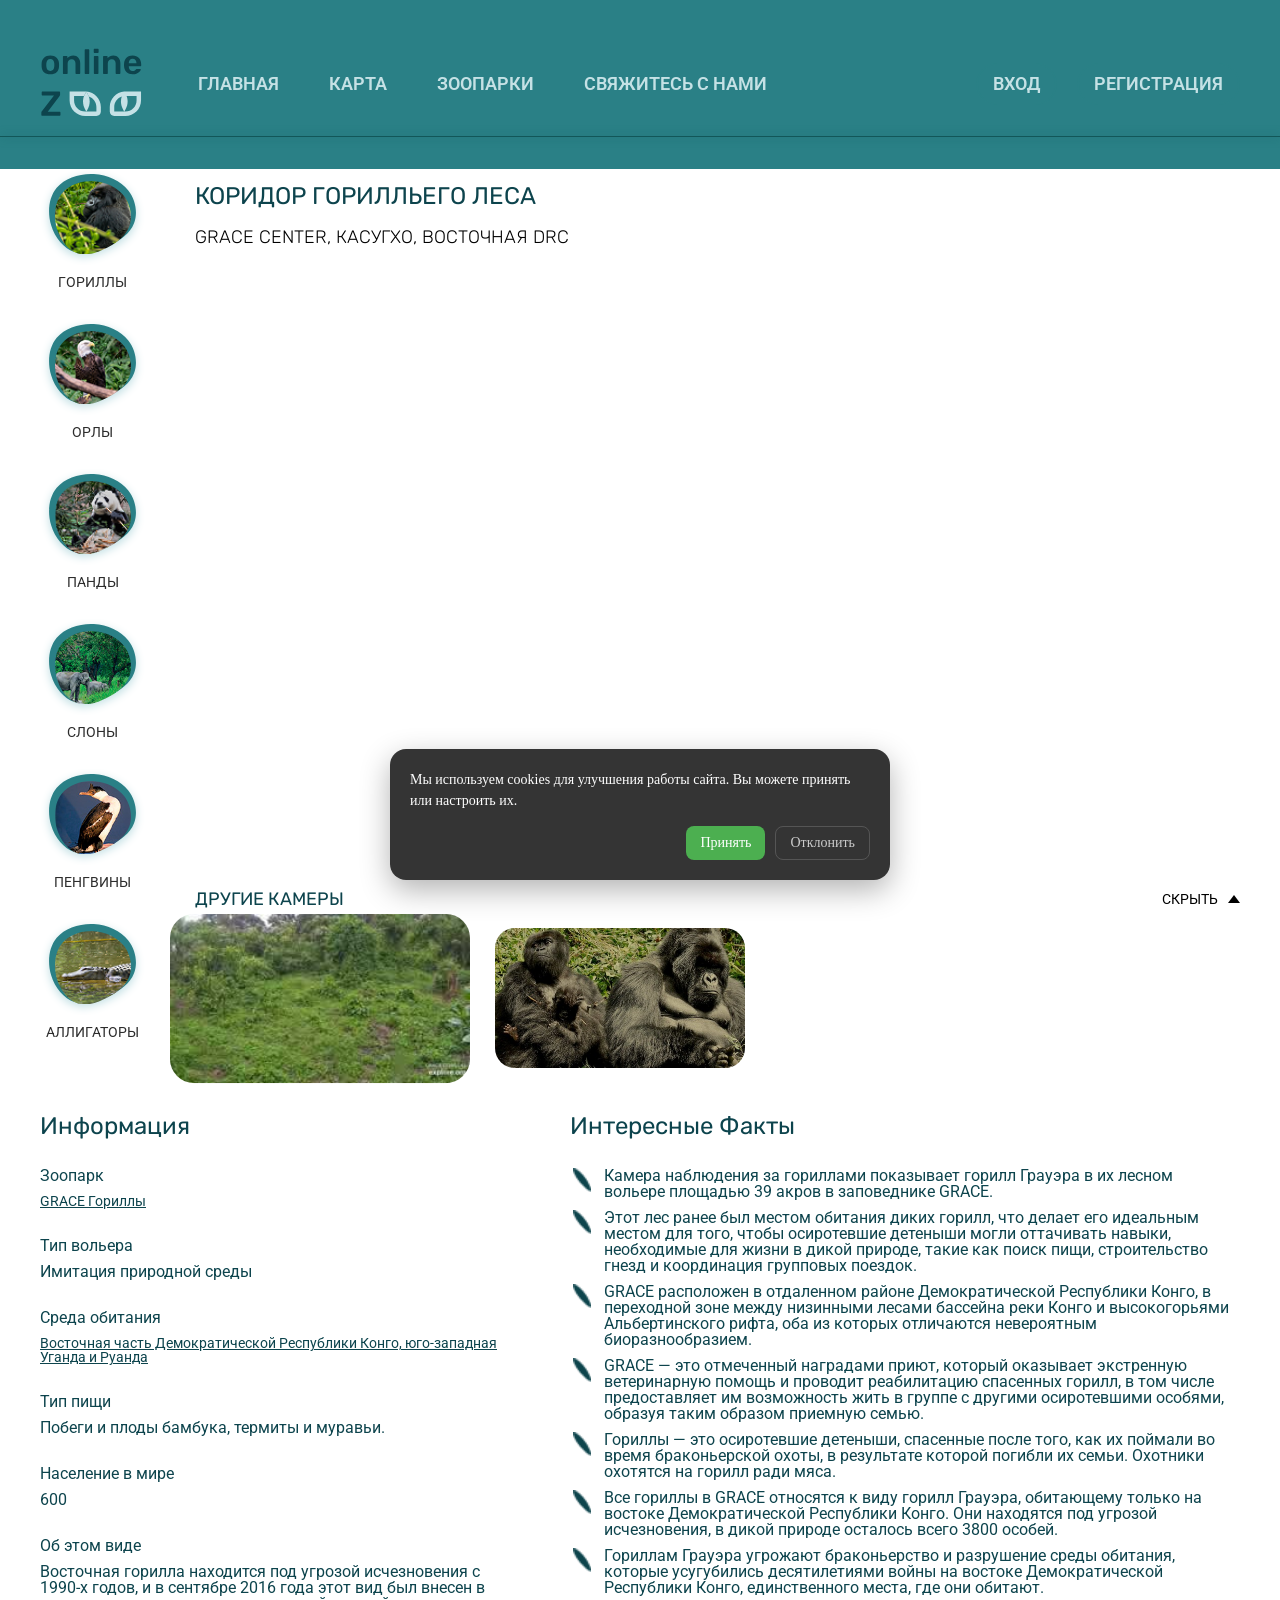
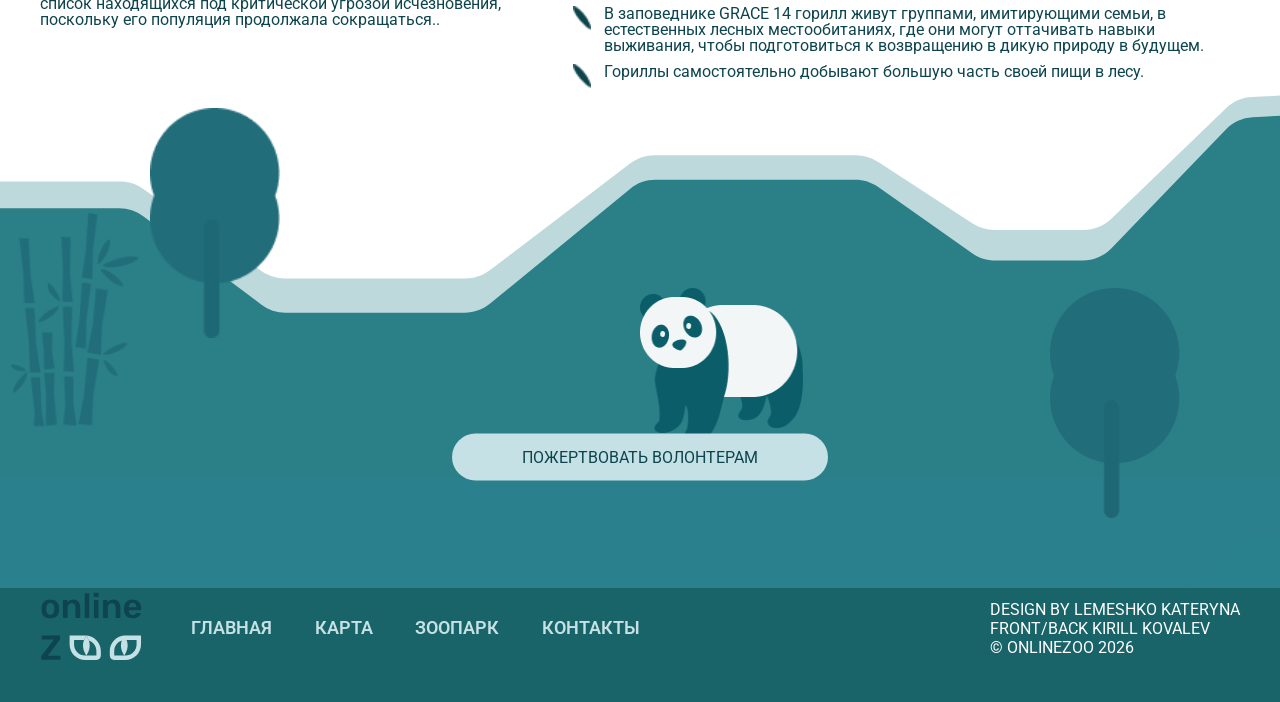
<file: gorilla.html>
<!DOCTYPE html>
<html lang="ru">
<head>
    <meta charset="UTF-8">
    <meta name="viewport" content="width=device-width, initial-scale=1.0">
    <link rel="preconnect" href="https://fonts.googleapis.com">

    <link rel="preconnect" href="https://fonts.gstatic.com" crossorigin>
    <link href="https://fonts.googleapis.com/css2?family=Audiowide&family=DM+Mono:ital,wght@0,300;0,400;0,500;1,300;1,400;1,500&family=Inter:ital,opsz,wght@0,14..32,100..900;1,14..32,100..900&family=Montserrat:ital,wght@0,100..900;1,100..900&family=PT+Sans:ital,wght@0,400;0,700;1,400;1,700&family=Roboto:ital,wght@0,100..900;1,100..900&family=Rubik:ital,wght@0,300..900;1,300..900&display=swap" rel="stylesheet">

    <link rel="preconnect" href="https://fonts.googleapis.com">
    <link rel="preconnect" href="https://fonts.gstatic.com" crossorigin>
    <link href="https://fonts.googleapis.com/css2?family=Audiowide&family=DM+Mono:ital,wght@0,300;0,400;0,500;1,300;1,400;1,500&family=Inter:ital,opsz,wght@0,14..32,100..900;1,14..32,100..900&family=Montserrat:ital,wght@0,100..900;1,100..900&family=PT+Sans:ital,wght@0,400;0,700;1,400;1,700&family=Roboto:ital,wght@0,100..900;1,100..900&family=Rubik:ital,wght@0,300..900;1,300..900&display=swap" rel="stylesheet">

    <link rel="stylesheet" href="./css/animals.css">
    <link rel="stylesheet" href="./css/beautifulanimals.css">
    <link rel="stylesheet" href="./css/footer.css">
    <link rel="stylesheet" href="./css/general.css">
    <link rel="stylesheet" href="./css/header.css">
    <link rel="stylesheet" href="./css/hero.css">
    <link rel="stylesheet" href="./css/howitwork.css">
    <link rel="stylesheet" href="./css/map.css">
    <link rel="stylesheet" href="./css/modal.css">
    <link rel="stylesheet" href="./css/not-exist.css">
    <link rel="stylesheet" href="./css/panda.css">
    <link rel="stylesheet" href="./css/payandfeed.css">
    <link rel="stylesheet" href="./css/petsinzoo.css">
    <link rel="stylesheet" href="./css/reset.css">
    <link rel="stylesheet" href="./css/testimonials.css">
    <link rel="stylesheet" href="./css/zoo.css">

    <link rel="shortcut icon" href="./images/content/panda-icon.png" type="image/x-icon">

     <meta name="description" content="Смотреть Горилл онлайн.">

    <title>Смотреть горилл онлайн</title>
</head>
<body>
    <svg xmlns="http://www.w3.org/2000/svg" style="display:none;">

        <symbol id="logo" viewBox="0 0 108 84" fill="none" xmlns="http://www.w3.org/2000/svg">
            <path fill-rule="evenodd" clip-rule="evenodd" d="M29.6128 58.3841V49.5161H45.2358C45.5616 49.5161 45.881 49.5382 46.2007 49.5604C46.238 49.563 46.2752 49.5655 46.3125 49.5681L44.0545 53.9501H34.0765V58.3841C34.0765 64.4964 39.0826 69.4692 45.2358 69.4692H46.3517H56.3951V65.0352C56.3951 60.1888 53.2282 56.1049 48.8582 54.604L46.3909 49.5724C54.4658 50.1643 60.8588 56.8677 60.8588 65.0352V69.4692C60.8588 71.9146 58.8568 73.9032 56.3951 73.9032H45.2358C36.623 73.9032 29.6128 66.9396 29.6128 58.3841ZM84.254 49.5724C84.2607 49.5613 84.2932 49.5161 84.2932 49.5161L84.3325 49.5681C84.3697 49.5655 84.407 49.563 84.4442 49.5604C84.7639 49.5382 85.0833 49.5161 85.4092 49.5161H101.032V58.3841C101.032 66.9396 94.0219 73.9032 85.4092 73.9032H74.2499C71.7882 73.9032 69.7862 71.9146 69.7862 69.4692V65.0352C69.7862 56.8677 76.1792 50.1643 84.254 49.5724ZM96.5684 53.9501H86.5905C87.1752 55.5353 87.641 57.4419 87.641 59.4927C87.641 65.0019 84.2932 69.4692 84.2932 69.4692C84.2932 69.4692 80.9455 65.0019 80.9455 59.4927C80.9455 57.7057 81.3114 56.0539 81.7868 54.604C77.4168 56.1049 74.2499 60.1888 74.2499 65.0352V69.4692H84.2932H85.4092C91.5624 69.4692 96.5684 64.4964 96.5684 58.3841V53.9501Z" fill="#C5E1E6"/>
            <path d="M46.3909 49.5724C46.3842 49.5613 46.3517 49.5161 46.3517 49.5161L46.3125 49.5681L44.0545 53.9501C43.4697 55.5353 43.0039 57.4419 43.0039 59.4927C43.0039 65.0019 46.3517 69.4692 46.3517 69.4692C46.3517 69.4692 49.6995 65.0019 49.6995 59.4927C49.6995 57.7057 49.3336 56.0539 48.8582 54.604L46.3909 49.5724Z" fill="#C5E1E6"/>
            <path d="M10.3123 32.3484C7.59484 32.3484 5.4929 31.6516 4.00645 30.2581C2.52 28.8413 1.71871 26.9135 1.60258 24.4748L1.56774 22.9419L1.60258 21.409C1.71871 18.9935 2.53161 17.0774 4.04129 15.6606C5.55097 14.2439 7.64129 13.5355 10.3123 13.5355C12.9832 13.5355 15.0735 14.2439 16.5832 15.6606C18.0929 17.0774 18.9058 18.9935 19.0219 21.409C19.0452 21.6877 19.0568 22.1987 19.0568 22.9419C19.0568 23.6852 19.0452 24.1961 19.0219 24.4748C18.9058 26.9135 18.1045 28.8413 16.6181 30.2581C15.1316 31.6516 13.0297 32.3484 10.3123 32.3484ZM10.3123 28.8994C11.5432 28.8994 12.4955 28.5161 13.169 27.7497C13.8426 26.96 14.2142 25.8103 14.2839 24.3006C14.3071 24.0684 14.3187 23.6155 14.3187 22.9419C14.3187 22.2684 14.3071 21.8155 14.2839 21.5832C14.2142 20.0735 13.8426 18.9355 13.169 18.169C12.4955 17.3794 11.5432 16.9845 10.3123 16.9845C9.08129 16.9845 8.12903 17.3794 7.45548 18.169C6.78194 18.9355 6.41032 20.0735 6.34065 21.5832L6.30581 22.9419L6.34065 24.3006C6.41032 25.8103 6.78194 26.96 7.45548 27.7497C8.12903 28.5161 9.08129 28.8994 10.3123 28.8994ZM23.7529 32C23.5207 32 23.3232 31.9187 23.1607 31.7561C22.9981 31.5935 22.9168 31.3961 22.9168 31.1639V14.72C22.9168 14.4877 22.9981 14.2903 23.1607 14.1277C23.3232 13.9652 23.5207 13.8839 23.7529 13.8839H26.6097C26.842 13.8839 27.0394 13.9652 27.202 14.1277C27.3645 14.2903 27.4458 14.4877 27.4458 14.72V16.1484C28.8161 14.4065 30.7555 13.5355 33.2639 13.5355C35.4007 13.5355 37.0961 14.2439 38.3503 15.6606C39.6045 17.0542 40.2316 18.9587 40.2316 21.3742V31.1639C40.2316 31.3961 40.1503 31.5935 39.9878 31.7561C39.8484 31.9187 39.651 32 39.3955 32H36.3297C36.0974 32 35.9 31.9187 35.7374 31.7561C35.5749 31.5935 35.4936 31.3961 35.4936 31.1639V21.5832C35.4936 20.2129 35.1568 19.1561 34.4832 18.4129C33.8329 17.6465 32.8807 17.2632 31.6265 17.2632C30.3955 17.2632 29.42 17.6465 28.7 18.4129C28.0032 19.1794 27.6549 20.2361 27.6549 21.5832V31.1639C27.6549 31.3961 27.5736 31.5935 27.411 31.7561C27.2716 31.9187 27.0742 32 26.8187 32H23.7529ZM45.5279 32C45.2957 32 45.0983 31.9187 44.9357 31.7561C44.7731 31.5935 44.6918 31.3961 44.6918 31.1639V8.10064C44.6918 7.84516 44.7731 7.64774 44.9357 7.50839C45.0983 7.3458 45.2957 7.26451 45.5279 7.26451H48.4195C48.675 7.26451 48.8725 7.3458 49.0118 7.50839C49.1744 7.64774 49.2557 7.84516 49.2557 8.10064V31.1639C49.2557 31.3961 49.1744 31.5935 49.0118 31.7561C48.8725 31.9187 48.675 32 48.4195 32H45.5279ZM54.5738 10.8877C54.3415 10.8877 54.1441 10.8065 53.9815 10.6439C53.8189 10.4813 53.7376 10.2839 53.7376 10.0516V7.54322C53.7376 7.31097 53.8189 7.11355 53.9815 6.95097C54.1441 6.78839 54.3415 6.7071 54.5738 6.7071H57.7441C57.9763 6.7071 58.1738 6.78839 58.3363 6.95097C58.5221 7.11355 58.615 7.31097 58.615 7.54322V10.0516C58.615 10.2839 58.5338 10.4813 58.3712 10.6439C58.2086 10.8065 57.9996 10.8877 57.7441 10.8877H54.5738ZM54.7131 32C54.4808 32 54.2834 31.9187 54.1208 31.7561C53.9583 31.5935 53.877 31.3961 53.877 31.1639V14.72C53.877 14.4877 53.9583 14.2903 54.1208 14.1277C54.2834 13.9652 54.4808 13.8839 54.7131 13.8839H57.6047C57.8602 13.8839 58.0576 13.9652 58.197 14.1277C58.3596 14.2671 58.4408 14.4645 58.4408 14.72V31.1639C58.4408 31.3961 58.3596 31.5935 58.197 31.7561C58.0576 31.9187 57.8602 32 57.6047 32H54.7131ZM63.8991 32C63.6668 32 63.4694 31.9187 63.3068 31.7561C63.1443 31.5935 63.063 31.3961 63.063 31.1639V14.72C63.063 14.4877 63.1443 14.2903 63.3068 14.1277C63.4694 13.9652 63.6668 13.8839 63.8991 13.8839H66.7559C66.9881 13.8839 67.1855 13.9652 67.3481 14.1277C67.5107 14.2903 67.592 14.4877 67.592 14.72V16.1484C68.9623 14.4065 70.9017 13.5355 73.4101 13.5355C75.5468 13.5355 77.2423 14.2439 78.4965 15.6606C79.7507 17.0542 80.3778 18.9587 80.3778 21.3742V31.1639C80.3778 31.3961 80.2965 31.5935 80.1339 31.7561C79.9946 31.9187 79.7972 32 79.5417 32H76.4759C76.2436 32 76.0462 31.9187 75.8836 31.7561C75.721 31.5935 75.6397 31.3961 75.6397 31.1639V21.5832C75.6397 20.2129 75.303 19.1561 74.6294 18.4129C73.9791 17.6465 73.0268 17.2632 71.7726 17.2632C70.5417 17.2632 69.5662 17.6465 68.8462 18.4129C68.1494 19.1794 67.801 20.2361 67.801 21.5832V31.1639C67.801 31.3961 67.7197 31.5935 67.5572 31.7561C67.4178 31.9187 67.2204 32 66.9649 32H63.8991ZM92.607 32.3484C90.0289 32.3484 87.9735 31.6052 86.4406 30.1187C84.9309 28.609 84.1296 26.4955 84.0367 23.7781L84.0018 22.9071L84.0367 22.0361C84.1528 19.3884 84.9657 17.3097 86.4754 15.8C88.0083 14.2903 90.0522 13.5355 92.607 13.5355C95.3477 13.5355 97.4612 14.3716 98.9477 16.0439C100.457 17.7161 101.212 19.9458 101.212 22.7329V23.4645C101.212 23.6968 101.131 23.8942 100.968 24.0568C100.806 24.2194 100.597 24.3006 100.341 24.3006H88.7748V24.5794C88.8212 25.8568 89.1696 26.9368 89.8199 27.8194C90.4935 28.6787 91.4109 29.1084 92.5722 29.1084C93.9425 29.1084 95.0457 28.5742 95.8818 27.5058C96.0909 27.2503 96.2535 27.0877 96.3696 27.0181C96.5089 26.9484 96.7064 26.9135 96.9618 26.9135H99.958C100.167 26.9135 100.341 26.9832 100.481 27.1226C100.643 27.2387 100.724 27.3897 100.724 27.5755C100.724 28.1329 100.388 28.7948 99.7141 29.5613C99.0638 30.3045 98.1231 30.9548 96.8922 31.5123C95.6612 32.0697 94.2328 32.3484 92.607 32.3484ZM96.4741 21.3742V21.2697C96.4741 19.8994 96.1257 18.7961 95.4289 17.96C94.7554 17.1239 93.8148 16.7058 92.607 16.7058C91.3993 16.7058 90.4586 17.1239 89.7851 17.96C89.1115 18.7961 88.7748 19.8994 88.7748 21.2697V21.3742H96.4741Z" fill="#0D444D"/>
            <path d="M2.19484 73.8064C1.93935 73.8064 1.73032 73.7252 1.56774 73.5626C1.42839 73.4 1.35871 73.191 1.35871 72.9355V70.4968C1.35871 70.1019 1.44 69.8 1.60258 69.591C1.76516 69.3587 1.85806 69.231 1.88129 69.2077L14.0052 53.5303H2.54323C2.31097 53.5303 2.11355 53.449 1.95097 53.2864C1.78839 53.1239 1.7071 52.9264 1.7071 52.6942V50.2903C1.7071 50.0348 1.77677 49.8258 1.91613 49.6632C2.07871 49.5006 2.28774 49.4194 2.54323 49.4194H19.1961C19.4516 49.4194 19.6606 49.5006 19.8232 49.6632C19.9858 49.8258 20.0671 50.0348 20.0671 50.2903V52.6942C20.0671 53.1123 19.9161 53.5187 19.6142 53.9135L7.73419 69.6606H19.5794C19.8348 69.6606 20.0439 69.7419 20.2065 69.9045C20.369 70.0671 20.4503 70.2761 20.4503 70.5316V72.9703C20.4503 73.2258 20.369 73.4348 20.2065 73.5974C20.0439 73.7368 19.8348 73.8064 19.5794 73.8064H2.19484Z" fill="#0D444D"/>
        </symbol>

        <symbol id="google-logo" viewBox="0 0 24 24" fill="none" xmlns="http://www.w3.org/2000/svg">
            <rect width="24" height="24" fill="white"/>
            <path fill-rule="evenodd" clip-rule="evenodd" d="M23.04 12.2615C23.04 11.446 22.9668 10.6619 22.8309 9.90918H12V14.3576H18.1891C17.9225 15.7951 17.1123 17.013 15.8943 17.8285V20.714H19.6109C21.7855 18.7119 23.04 15.7637 23.04 12.2615Z" fill="#4285F4"/>
            <path fill-rule="evenodd" clip-rule="evenodd" d="M11.9995 23.4998C15.1045 23.4998 17.7077 22.47 19.6104 20.7137L15.8938 17.8282C14.864 18.5182 13.5467 18.9259 11.9995 18.9259C9.00425 18.9259 6.46902 16.903 5.5647 14.1848H1.72266V17.1644C3.61493 20.9228 7.50402 23.4998 11.9995 23.4998Z" fill="#34A853"/>
            <path fill-rule="evenodd" clip-rule="evenodd" d="M5.56523 14.185C5.33523 13.495 5.20455 12.7579 5.20455 12C5.20455 11.242 5.33523 10.505 5.56523 9.81499V6.83545H1.72318C0.944318 8.38795 0.5 10.1443 0.5 12C0.5 13.8557 0.944318 15.612 1.72318 17.1645L5.56523 14.185Z" fill="#FBBC05"/>
            <path fill-rule="evenodd" clip-rule="evenodd" d="M11.9995 5.07386C13.6879 5.07386 15.2038 5.65409 16.3956 6.79364L19.694 3.49523C17.7024 1.63955 15.0992 0.5 11.9995 0.5C7.50402 0.5 3.61493 3.07705 1.72266 6.83545L5.5647 9.815C6.46902 7.09682 9.00425 5.07386 11.9995 5.07386Z" fill="#EA4335"/>
        </symbol>

        <symbol id="facebook-logo" viewBox="0 0 24 24" fill="none" xmlns="http://www.w3.org/2000/svg">
            <g clip-path="url(#clip0_3451_2065)">
            <path d="M23.5 12.0699C23.5 5.7186 18.3513 0.56988 12 0.56988C5.64872 0.56988 0.5 5.7186 0.5 12.0699C0.5 17.8099 4.70538 22.5674 10.2031 23.4302V15.3941H7.2832V12.0699H10.2031V9.53629C10.2031 6.6541 11.92 5.06207 14.5468 5.06207C15.805 5.06207 17.1211 5.28668 17.1211 5.28668V8.11675H15.671C14.2424 8.11675 13.7969 9.00322 13.7969 9.91266V12.0699H16.9863L16.4765 15.3941H13.7969V23.4302C19.2946 22.5674 23.5 17.8099 23.5 12.0699Z" fill="#1877F2"/>
            </g>
            <defs>
            <clipPath id="clip0_3451_2065">
            <rect width="24" height="24" fill="white"/>
            </clipPath>
            </defs>
        </symbol>

        <symbol id="play-btn" viewBox="0 0 23 27" xmlns="http://www.w3.org/2000/svg">
            <path d="M2.61523 2.61516L20.0496 13.0758L2.61523 23.5364V2.61516Z" fill="currentColor" stroke="white" stroke-width="5.23032" stroke-linecap="round" stroke-linejoin="round"/>
        </symbol>

        <symbol id="how-it-work-icon-1" viewBox="0 0 50 50" fill="none" xmlns="http://www.w3.org/2000/svg">
            <path d="M14 5C11.0898 5 8.60938 7.07031 8.15625 9.875C8.14453 9.94141 8.10156 9.99609 8.09375 10.0625H8.125C8.08984 10.2148 8.05078 10.3555 8.03125 10.5C7.72656 10.7109 7.43359 10.9375 7.1875 11.1875C6.01172 12.375 5.51562 13.8672 5.15625 15.0938C5.15234 15.1016 5.16016 15.1172 5.15625 15.125C3.85938 19.1133 1.53516 28.5547 1 30.7188C0.375 32.0234 0 33.4609 0 35C0 40.5117 4.48828 45 10 45C15.3867 45 19.7695 40.7148 19.9688 35.375C21.1016 36.2109 22.7422 37 25 37C27.2578 37 28.8984 36.2109 30.0312 35.375C30.2305 40.7148 34.6133 45 40 45C45.5117 45 50 40.5117 50 35C50 33.8711 49.8164 32.793 49.4688 31.7812C49.3047 31.125 46.3516 19.3906 45.0625 15.125V15.0938C44.6562 13.875 44.1172 12.3828 42.9375 11.1875C42.6445 10.8906 42.3125 10.6172 41.9375 10.375C41.918 10.2695 41.9023 10.1719 41.875 10.0625H41.9062C41.8984 9.99609 41.8555 9.94141 41.8438 9.875C41.3906 7.07031 38.9102 5 36 5C32.6758 5 30 7.67578 30 11C30 11.7344 30.1211 12.4453 30.3438 13.0938C29.8789 13.6328 29.4883 14.1211 29.2188 14.375C29.1055 14.4805 29.0977 14.4766 29.0625 14.5C27.9258 13.6641 26.5547 13.0938 25.0938 13.0938C23.6367 13.0938 22.2031 13.6172 21.0938 14.5C21.0547 14.4766 21.0508 14.4805 20.9375 14.375C20.6445 14.1016 20.2031 13.5664 19.6875 12.9688C19.8867 12.3516 20 11.6914 20 11C20 7.67578 17.3242 5 14 5ZM14 7C16.2773 7 18 8.72266 18 11C18 11.0859 17.9727 11.1641 17.9688 11.25C16.6992 10.1602 15.0664 9.1875 12.9062 9.1875C11.9375 9.1875 11.0703 9.28125 10.3125 9.46875C10.8633 8.01562 12.293 7 14 7ZM36 7C37.6914 7 39.0938 8.00391 39.6562 9.4375C38.957 9.27734 38.1875 9.1875 37.3125 9.1875C35.0703 9.1875 33.3359 10.2305 32.0312 11.375C32.0195 11.2461 32 11.125 32 11C32 8.72266 33.7227 7 36 7ZM12.9062 11.1875C14.9023 11.1875 16.2812 12.2617 17.4375 13.4688C17.4492 13.9727 17.8398 14.3906 18.3438 14.4375C18.7695 14.9336 19.1758 15.4219 19.5938 15.8125C19.8789 16.0781 20.168 16.332 20.625 16.4688C21.082 16.6055 21.7305 16.5039 22.125 16.1875L22.1562 16.1562C22.8242 15.5625 24.0508 15.0938 25.0938 15.0938C26.1367 15.0938 27.2344 15.5234 28.0625 16.1875V16.1562H28.0938C28.4805 16.4727 29.1172 16.6055 29.5625 16.4688C30.0195 16.3281 30.2812 16.0781 30.5625 15.8125C30.9844 15.4141 31.4023 14.9141 31.8438 14.4062C32.1914 14.3008 32.457 14.0117 32.5312 13.6562C33.7383 12.3711 35.207 11.1875 37.3125 11.1875C38.6289 11.1875 39.5664 11.3867 40.2812 11.7188C40.4023 11.8398 40.5547 11.9258 40.7188 11.9688C40.75 11.9805 40.7812 11.9922 40.8125 12C41.082 12.1758 41.3242 12.3828 41.5312 12.5938C42.3203 13.3945 42.7656 14.5156 43.1562 15.6875C43.1602 15.6953 43.1523 15.7109 43.1562 15.7188C43.9258 18.2695 45.207 23.1172 46.25 27.1875C44.5352 25.8086 42.3633 25 40 25C35.4688 25 31.6289 28.043 30.4062 32.1875C30.332 32.25 30.2695 32.3242 30.2188 32.4062C30.2188 32.4062 28.9297 35 25 35C21.0703 35 19.7812 32.4062 19.7812 32.4062C19.7305 32.3125 19.668 32.2305 19.5938 32.1562C18.3633 28.0273 14.5234 25 10 25C7.73438 25 5.64844 25.7578 3.96875 27.0312C5.00391 22.9688 6.25781 18.1953 7.0625 15.7188V15.6875C7.40234 14.5234 7.80469 13.3945 8.59375 12.5938C9.38281 11.793 10.5938 11.1875 12.9062 11.1875ZM25 25C22.8008 25 21 26.8008 21 29C21 31.1992 22.8008 33 25 33C27.1992 33 29 31.1992 29 29C29 26.8008 27.1992 25 25 25ZM10 27C14.4297 27 18 30.5703 18 35C18 39.4297 14.4297 43 10 43C5.57031 43 2 39.4297 2 35C2 34.3984 2.0625 33.8125 2.1875 33.25C2.38672 33.0977 2.51953 32.875 2.5625 32.625C2.5625 32.625 2.82422 31.5469 2.875 31.3438C4.19922 28.7617 6.89062 27 10 27ZM25 27C26.1172 27 27 27.8828 27 29C27 30.1172 26.1172 31 25 31C23.8828 31 23 30.1172 23 29C23 27.8828 23.8828 27 25 27ZM40 27C43.4844 27 46.4297 29.2148 47.5312 32.3125C47.5352 32.3281 47.625 32.6562 47.625 32.6562C47.6523 32.7578 47.6953 32.8516 47.75 32.9375C47.9258 33.5938 48 34.2852 48 35C48 39.4297 44.4297 43 40 43C35.5703 43 32 39.4297 32 35C32 30.5703 35.5703 27 40 27ZM4.90625 33.9688C4.86328 33.9766 4.82031 33.9883 4.78125 34C4.31641 34.1055 3.98828 34.5234 4 35C4 38.3242 6.67578 41 10 41C10.3594 41.0039 10.6953 40.8164 10.8789 40.5039C11.0586 40.1914 11.0586 39.8086 10.8789 39.4961C10.6953 39.1836 10.3594 38.9961 10 39C7.72266 39 6 37.2773 6 35C6.01172 34.7109 5.89453 34.4336 5.6875 34.2383C5.47656 34.0391 5.19141 33.9414 4.90625 33.9688ZM35.9062 33.9688C35.8633 33.9766 35.8203 33.9883 35.7812 34C35.3164 34.1055 34.9883 34.5234 35 35C35 38.3242 37.6758 41 41 41C41.3594 41.0039 41.6953 40.8164 41.8789 40.5039C42.0586 40.1914 42.0586 39.8086 41.8789 39.4961C41.6953 39.1836 41.3594 38.9961 41 39C38.7227 39 37 37.2773 37 35C37.0117 34.7109 36.8945 34.4336 36.6875 34.2383C36.4766 34.0391 36.1914 33.9414 35.9062 33.9688Z" fill="#216E7A"/>
            <circle opacity="0.8" cx="10" cy="35" r="8" fill="#216E7A"/>
            <circle opacity="0.8" cx="40" cy="35" r="8" fill="#216E7A"/>
            <path d="M5 35C5.66897 38.4715 6.73285 39.609 10 40" stroke="white" stroke-width="2" stroke-linecap="round"/>
            <path d="M35 35C35.669 38.4715 36.7328 39.609 40 40" stroke="white" stroke-width="2" stroke-linecap="round"/>
        </symbol>

        <symbol id="how-it-work-icon-2" viewBox="0 0 64 64" fill="none" xmlns="http://www.w3.org/2000/svg">
            <path opacity="0.8" d="M33.4216 33.46C32.6556 32.629 31.3436 32.629 30.5786 33.46L25.3506 39.137C23.6396 40.995 24.9566 44 27.4826 44H36.5166C39.0426 44 40.3596 40.995 38.6486 39.137L33.4216 33.46Z" fill="#216E7A"/>
            <path opacity="0.8" d="M41 35C42.6569 35 44 33.6569 44 32C44 30.3431 42.6569 29 41 29C39.3431 29 38 30.3431 38 32C38 33.6569 39.3431 35 41 35Z" fill="#216E7A"/>
            <path opacity="0.8" d="M23 35C24.6569 35 26 33.6569 26 32C26 30.3431 24.6569 29 23 29C21.3431 29 20 30.3431 20 32C20 33.6569 21.3431 35 23 35Z" fill="#216E7A"/>
            <path opacity="0.8" d="M32 31C33.6569 31 35 29.6569 35 28C35 26.3431 33.6569 25 32 25C30.3431 25 29 26.3431 29 28C29 29.6569 30.3431 31 32 31Z" fill="#216E7A"/>
            <path d="M45 8.10498C39.2 8.10498 34.078 11.965 32 17.503C29.922 11.965 24.8 8.10498 19 8.10498C11.28 8.10498 5 14.779 5 22.982C5 39.001 18.418 49.747 26.417 54.727C28.139 55.799 30.069 56.335 32 56.335C33.931 56.335 35.861 55.799 37.583 54.727C45.582 49.747 59 39.001 59 22.982C59 14.779 52.72 8.10498 45 8.10498ZM36.526 53.03C33.734 54.768 30.266 54.766 27.474 53.03C19.828 48.269 7 38.034 7 22.982C7 15.881 12.383 10.105 19 10.105C24.917 10.105 30.017 14.846 30.861 21.132L30.978 22H33.022L33.139 21.133C33.983 14.847 39.083 10.105 45 10.105C51.617 10.105 57 15.881 57 22.982C57 38.034 44.172 48.269 36.526 53.03Z" fill="#216E7A"/>
            <path d="M46 13V15C49.309 15 52 17.691 52 21H54C54 16.589 50.411 13 46 13Z" fill="#216E7A"/>
            <path d="M46 17V19C47.103 19 48 19.897 48 21H50C50 18.794 48.206 17 46 17Z" fill="#216E7A"/>
        </symbol>

        <symbol id="how-it-work-icon-3" viewBox="0 0 64 64" fill="none" xmlns="http://www.w3.org/2000/svg">
            <path d="M8 29H14V48H8V29Z" fill="#216E7A" fill-opacity="0.8"/>
            <path d="M56.427 36.815C55.49 36.122 54.239 35.92 52.992 36.265L37.703 40.492C37.891 40.028 38 39.523 38 38.991C38 36.79 36.206 35 34 35H24.623C23.957 34 22.261 31 20 31H16V30C16 28.346 14.654 27 13 27H9C7.346 27 6 28.346 6 30V47C6 48.654 7.346 50 9 50H13C14.654 50 16 48.655 16 47V46.248L28.139 54.45C29.663 55.482 31.437 56 33.214 56C34.856 56 36.501 55.558 37.956 54.669L56.129 43.568C57.283 42.865 58 41.587 58 40.235V39.922C58 38.691 57.427 37.559 56.427 36.815ZM14 47C14 47.552 13.551 48 13 48H12V44H10V48H9C8.449 48 8 47.552 8 47V30C8 29.448 8.449 29 9 29H13C13.551 29 14 29.449 14 30V47ZM56 40.235C56 40.895 55.65 41.518 55.087 41.862L36.914 52.962C34.549 54.405 31.545 54.34 29.26 52.793L16 43.835V33H20C21.059 33 22.469 35.034 23.088 36.409L23.354 37H34C35.103 37 36 37.893 36 38.99C36 40.098 35.103 41 34 41H24V43H34H36L53.524 38.193C54.165 38.015 54.804 38.1 55.234 38.422C55.721 38.783 56 39.33 56 39.922V40.235Z" fill="#216E7A"/>
            <path d="M39 30C41.631 30 52 23.441 52 15C52 11.141 48.86 8 45 8C42.457 8 40.226 9.363 39 11.397C37.774 9.363 35.543 8 33 8C29.14 8 26 11.141 26 15C26 23.441 36.369 30 39 30ZM33 10C35.757 10 38 12 38 15H40C40 12 42.243 10 45 10C47.757 10 50 12.243 50 15C50 22.563 40.321 28 39 28C37.679 28 28 22.563 28 15C28 12.243 30.243 10 33 10Z" fill="#216E7A"/>
        </symbol>

        <symbol id="heart--icon" viewBox="0 0 24 24" fill="none" xmlns="http://www.w3.org/2000/svg">
            <path d="M19.513 12.5834L12.013 20.0114L4.513 12.5834C4.0183 12.102 3.62864 11.5234 3.36854 10.884C3.10845 10.2447 2.98356 9.55836 3.00173 8.86834C3.01991 8.17832 3.18076 7.49954 3.47415 6.87474C3.76755 6.24994 4.18713 5.69266 4.70648 5.23799C5.22583 4.78331 5.8337 4.4411 6.49181 4.23289C7.14991 4.02468 7.844 3.95499 8.53036 4.02821C9.21673 4.10143 9.8805 4.31596 10.4799 4.65831C11.0792 5.00066 11.6012 5.46341 12.013 6.01741C12.4265 5.46743 12.9491 5.00873 13.5481 4.67001C14.1471 4.3313 14.8095 4.11986 15.4939 4.04893C16.1784 3.978 16.8701 4.04911 17.5258 4.2578C18.1815 4.46649 18.787 4.80828 19.3045 5.26177C19.8221 5.71526 20.2404 6.27069 20.5334 6.8933C20.8264 7.51591 20.9877 8.19229 21.0073 8.88012C21.0269 9.56794 20.9043 10.2524 20.6471 10.8907C20.39 11.5289 20.0039 12.1072 19.513 12.5894" stroke="#19707D" stroke-width="1.5" stroke-linecap="round" stroke-linejoin="round"/>
        </symbol>

        <symbol id="tv--icon" viewBox="0 0 23 23" fill="none" xmlns="http://www.w3.org/2000/svg">
            <g clip-path="url(#clip0_219_26)">
            <path d="M18.1988 6.70496H4.78876C3.73074 6.70496 2.87305 7.56265 2.87305 8.62067V17.2414C2.87305 18.2994 3.73074 19.1571 4.78876 19.1571H18.1988C19.2568 19.1571 20.1145 18.2994 20.1145 17.2414V8.62067C20.1145 7.56265 19.2568 6.70496 18.1988 6.70496Z" stroke="#216E7A" stroke-width="1.43679" stroke-linecap="round" stroke-linejoin="round"/>
            <path d="M15.3259 2.87354L11.4945 6.70497L7.66309 2.87354" stroke="#216E7A" stroke-width="1.43679" stroke-linecap="round" stroke-linejoin="round"/>
            </g>
            <defs>
            <clipPath id="clip0_219_26">
            <rect width="22.9886" height="22.9886" fill="white"/>
            </clipPath>
            </defs>
        </symbol>

        <symbol id="arrow--right" width="17" height="23" viewBox="0 0 17 23" fill="none" xmlns="http://www.w3.org/2000/svg">
            <path d="M5.75 0.75L15.1027 10.8509C15.4651 11.2423 15.4565 11.8494 15.083 12.2304L5.75 21.75" stroke="#19707D" stroke-width="1.5" stroke-linecap="round"/>
            <path d="M0.75 0.75L10.1027 10.8509C10.4651 11.2423 10.4565 11.8494 10.083 12.2304L0.75 21.75" stroke="#19707D" stroke-width="1.5" stroke-linecap="round"/>
        </symbol>

        <symbol id="penguin--icon" viewBox="0 0 33 66" fill="none" xmlns="http://www.w3.org/2000/svg">
            <path d="M13.9111 59.1991C14.1596 58.1944 14.0656 56.3396 14.0656 56.3396L18.5481 54.3302C18.5481 54.3302 18.1388 55.552 18.2389 56.3396C18.3245 57.0124 18.7255 57.2972 18.8572 57.9625C19.0096 58.7323 18.6789 59.2077 18.8572 59.9719C18.9833 60.5122 19.3982 61.2857 19.3982 61.2857C19.3982 61.2857 20.0175 61.1423 20.3256 60.8993C20.7606 60.5562 20.8183 60.1783 21.0212 59.6628C21.5625 58.2865 20.8666 55.8759 21.0212 55.8759C21.1757 55.8759 25.0399 58.5035 25.0399 58.5035C25.0399 58.5035 24.521 59.6496 24.4216 60.4356C24.2693 61.6405 24.4497 62.459 23.6488 63.5269C23.3165 63.8031 22.6441 63.9906 22.6441 63.9906C22.6441 63.9906 20.4802 66 20.5575 65.459C20.5575 64.7635 20.712 63.6815 20.712 63.6815C20.712 63.6815 16.075 65.8454 16.075 65.459C15.9204 64.8407 16.616 63.9906 16.616 63.9906C16.616 63.9906 14.993 64.9953 15.1476 64.5316C15.2556 64.2077 15.4641 63.8504 15.6561 63.5609C15.5713 63.6295 15.4777 63.6772 15.3795 63.6815C14.8359 63.7053 14.9158 62.3677 14.9158 62.3677C14.9158 62.3677 12.3654 63.9906 11.2062 63.9906C10.9413 63.4785 11.0516 62.5222 11.0516 62.5222C11.0516 62.5222 9.1968 63.1405 8.34668 63.0632C8.50125 62.0585 9.2294 61.7816 9.96963 61.1311C11.2573 59.9996 13.1382 59.5855 13.9111 59.1991Z" fill="#0A5D69"/>
            <path d="M1.00468 0.386476C0.761655 0.486835 0.468771 0.674032 0.262104 0.816252C0.15513 0.889867 0.187455 1.05076 0.313518 1.08192C0.576551 1.14694 0.953546 1.24078 1.23653 1.31388C2.63339 1.6747 3.44268 1.80681 4.79157 2.31856C6.47004 2.95534 7.44066 3.34261 8.88759 4.40521C9.56041 4.89932 9.96626 5.16339 10.5105 5.79631L10.5169 5.80371C11.3145 6.73114 11.8548 7.35951 11.9789 8.57851C12.0125 8.9088 11.9789 9.42863 11.9789 9.42863C11.9789 9.42863 12.7939 9.93171 13.37 10.1242C14.9157 10.6651 20.5574 8.34663 20.5574 5.8736C19.9391 3.94148 18.7256 2.23641 16.5386 1.31388C15.9313 1.05768 15.5668 0.952887 14.9157 0.850176C14.0809 0.718498 13.5955 0.802546 12.7518 0.850176C11.4733 0.922346 10.7859 1.34795 9.50586 1.31388C8.52869 1.28787 7.99649 1.09118 7.03279 0.927459C5.45719 0.659793 4.61206 0.131625 3.01405 0.154626C2.22422 0.165994 1.73479 0.0849755 1.00468 0.386476Z" fill="#0A5D69"/>
            <path d="M16.3072 9.35129C15.2912 9.79303 13.634 10.0608 13.2826 10.1142C13.2562 10.1182 13.2479 10.1514 13.2682 10.1686L14.7615 11.4379L17.621 13.6019C17.621 13.6019 19.5886 15.3202 20.3259 16.7705C20.6765 17.4601 20.7616 17.8966 21.0214 18.6253C21.669 20.4416 22.4898 23.3396 22.4898 23.3396C22.4898 23.3396 23.0533 25.355 23.8036 26.4309C24.2438 27.0621 24.6139 27.3175 25.1175 27.8993C25.9596 28.8724 26.626 29.3 27.2041 30.4496C27.9354 31.904 27.6511 32.7785 27.9769 34.5457C28.4057 36.8708 29.2908 40.8829 29.2908 40.8829V42.0422C29.2908 43.521 29.447 44.3584 29.2908 45.829C29.1375 47.2712 28.5179 49.4614 28.5179 49.4614L26.8034 54.9623C26.7867 55.0158 26.8597 55.0474 26.8861 54.998C27.2144 54.3842 27.8297 53.2174 28.2088 52.3981C28.7498 50.9297 28.9069 49.5094 29.4453 47.6838C29.6765 46.9001 30.0383 45.7695 30.169 45.3633C30.1832 45.319 30.2463 45.3214 30.2577 45.3665L31.4547 50.0796C31.4547 50.0796 32.073 51.7799 32.6912 51.8571C33.068 51.5418 32.9231 50.6206 32.9231 50.6206C32.9231 50.6206 32.1889 48.3319 31.8411 46.8337C31.4944 45.3401 31.4449 44.4734 31.1456 42.9696C31.0011 42.2439 30.8821 41.8444 30.7591 41.1148C30.6819 39.6464 30.6097 37.2055 30.5273 34.7002C30.4618 32.7084 30.6579 31.5719 30.3727 29.5995C30.2228 28.5626 30.0873 27.9879 29.8317 26.9719C29.3335 24.9911 28.8998 23.9183 28.1315 22.0258C27.456 20.3617 26.8945 19.5085 26.1994 17.8525C25.6485 16.5398 25.5072 15.7328 24.8856 14.452C24.176 12.9898 23.5076 12.3196 22.7217 10.897C22.1799 9.91628 21.8442 9.37851 21.4079 8.3466C21.0554 7.5131 20.6601 6.2149 20.5746 5.93002C20.5674 5.90598 20.5367 5.90018 20.521 5.91979C20.339 6.14762 19.5163 7.16225 18.8575 7.72834C17.9621 8.49771 17.3898 8.88058 16.3072 9.35129Z" fill="#0A5D69"/>
            <path d="M5.87394 34.0048C6.24482 32.5529 7.11047 30.3724 7.11047 30.3724L9.81539 46.6019C9.81539 46.6019 9.35169 48.7659 7.96059 48.3795C7.11047 47.993 6.18307 47.2975 5.71937 46.3701C5.34494 45.6818 5.33074 45.2066 5.17839 44.438C4.93715 43.221 4.95175 42.5101 4.94654 41.2694C4.94023 39.768 5.05347 38.9198 5.25075 37.4421L5.25567 37.4052C5.43427 36.0674 5.53987 35.3125 5.87394 34.0048Z" fill="#0A5D69" stroke="#0A5D69" stroke-width="0.154567"/>
            <path d="M12.1328 9.92859C12.3509 9.92859 12.4721 9.98072 12.5449 10.0262C12.6363 10.0834 12.6741 10.1359 12.7842 10.246C13.4186 10.8803 13.758 11.1393 14.3555 11.66C14.9679 12.1938 15.5123 12.5057 16 12.8007C16.4848 13.0939 16.9283 13.3787 17.4189 13.8759C19.165 15.6451 20.1441 16.7397 20.7715 18.9911C21.541 21.7528 22.6047 25.1692 24.3193 27.6434L24.3447 27.6805L24.377 27.7118C24.5969 27.9317 24.8432 28.161 25.0889 28.3905C25.3372 28.6225 25.588 28.858 25.8291 29.1014C26.3155 29.5925 26.7345 30.088 26.9883 30.5956C27.7931 32.2052 28.79 36.3733 28.79 40.6512C28.79 41.5648 28.8537 42.2806 28.9033 42.9677C28.9525 43.6487 28.9879 44.3136 28.9453 45.163C28.565 47.8919 28.0355 49.9441 27.1953 52.6952C26.3961 54.9622 25.4805 56.7382 24.6045 58.3534C24.0538 58.2761 23.4747 58.1243 22.9766 57.9569C22.6805 57.8574 22.4196 57.755 22.2178 57.6659C22.117 57.6214 22.0337 57.5814 21.9697 57.5477C21.9486 57.5366 21.9306 57.5254 21.915 57.5165C21.9111 57.5023 21.9045 57.4843 21.8994 57.4608C21.8872 57.4041 21.8765 57.337 21.8633 57.2518C21.8507 57.171 21.8354 57.0734 21.8174 56.9755C21.7514 56.6176 21.6025 55.9982 20.9912 55.7274L20.9902 55.7284C20.7796 55.6277 20.5307 55.5727 20.3018 55.5321C20.0883 55.4943 19.7447 55.4463 19.4951 55.4042C18.9934 55.3194 18.4472 55.1965 17.9033 54.9423L17.6709 54.8251L17.5381 54.7655C17.265 54.6682 16.9539 54.6989 16.7041 54.8661L16.585 54.9608C16.3094 55.2199 15.8892 55.5881 15.4424 55.8885C15.0663 56.1414 14.7309 56.3021 14.4746 56.3573C14.4104 56.2675 14.3743 56.154 14.3418 55.9823C14.2966 55.7432 14.2557 55.2952 14.0488 54.8798C13.7685 54.3169 13.486 53.9146 13.1973 53.536C12.9062 53.1544 12.6304 52.8224 12.3174 52.3524C11.5077 51.1369 11.0045 50.636 10.4395 49.4393C10.0742 48.1852 9.92035 47.0078 9.80469 45.7421C9.68871 44.4728 9.60866 43.0921 9.38184 41.5077C9.06087 39.2658 8.7322 37.1945 8.42578 35.2899C8.12032 33.3913 7.83713 31.6616 7.60645 30.0868C7.4421 27.9917 7.35763 26.8223 7.37793 24.7352C7.40267 22.1911 7.30415 20.6042 7.82812 18.4335L7.8291 18.4276C8.41568 15.8588 9.09971 14.4492 10.3965 12.16C10.7851 11.6055 11.1322 11.0498 11.4941 10.5751C11.6723 10.3414 11.8291 10.1628 11.9639 10.0468C12.1117 9.91958 12.1618 9.92859 12.1328 9.92859Z" fill="white" stroke="#0A5D69"/>
        </symbol>

        <symbol id="american-experss--icon" viewBox="0 0 14 14" fill="none" xmlns="http://www.w3.org/2000/svg">
            <path d="M0 0H13.2411V7.14795L12.5857 8.17201L13.2411 9.08342V13.2411H0V6.50279L0.409624 6.03172L0 5.58113V0Z" fill="#016FD0"/>
            <path d="M2.57031 9.22679V7.14795H4.77142L5.00758 7.45581L5.25154 7.14795H13.241V9.08343C13.241 9.08343 13.0321 9.22471 12.7904 9.22679H8.3665L8.10024 8.89909V9.22679H7.22774V8.6674C7.22774 8.6674 7.10856 8.74548 6.85089 8.74548H6.55391V9.22679H5.23287L4.99705 8.91233L4.75762 9.22679H2.57031Z" fill="white"/>
            <path d="M0 5.58126L0.496359 4.42407H1.35476L1.63645 5.07228V4.42407H2.70352L2.87121 4.89258L3.03378 4.42407H7.82383V4.65961C7.82383 4.65961 8.07564 4.42407 8.48947 4.42407L10.0437 4.4295L10.3205 5.06923V4.42407H11.2135L11.4592 4.79154V4.42407H12.3604V6.50292H11.4592L11.2237 6.13425V6.50292H9.91172L9.77979 6.17522H9.42708L9.29729 6.50292H8.40754C8.05145 6.50292 7.82383 6.27219 7.82383 6.27219V6.50292H6.48231L6.21605 6.17522V6.50292H1.22759L1.09575 6.17522H0.744164L0.613248 6.50292H0L0 5.58126Z" fill="white"/>
            <path fill-rule="evenodd" clip-rule="evenodd" d="M0.00292969 6.23675L0.67241 4.68018H1.17996L1.8488 6.23675H1.40333L1.28045 5.92505H0.562323L0.438796 6.23675H0.00292969ZM1.13911 5.58724L0.920217 5.04256L0.700684 5.58724H1.13911Z" fill="#016FD0"/>
            <path d="M1.89453 6.23675V4.68018L2.51392 4.68248L2.87418 5.68606L3.22581 4.68018H3.84025V6.23675H3.4511V5.0898L3.0386 6.23675H2.69732L2.28367 5.0898V6.23675H1.89453Z" fill="#016FD0"/>
            <path d="M4.10645 6.23675V4.68018H5.37628V5.02836H4.49968V5.29461H5.3558V5.62231H4.49968V5.89881H5.37628V6.23675H4.10645Z" fill="#016FD0"/>
            <path fill-rule="evenodd" clip-rule="evenodd" d="M5.60156 6.23675V4.68018H6.46753C6.75447 4.68018 7.01157 4.85761 7.01157 5.18517C7.01157 5.46518 6.7948 5.64554 6.58466 5.66328L7.09669 6.23675H6.62114L6.15456 5.68376H5.99071V6.23675H5.60156ZM6.43539 5.0284H5.99056V5.3561H6.44115C6.51914 5.3561 6.61972 5.29566 6.61972 5.19225C6.61972 5.11187 6.54209 5.0284 6.43539 5.0284Z" fill="#016FD0"/>
            <path d="M7.56823 6.23675H7.1709V4.68018H7.56823V6.23675Z" fill="#016FD0"/>
            <path d="M8.50952 6.23675H8.42376C8.00879 6.23675 7.75684 5.90982 7.75684 5.46486C7.75684 5.00891 8.00596 4.68018 8.53 4.68018H8.96011V5.04884H8.51428C8.30155 5.04884 8.1511 5.21485 8.1511 5.4687C8.1511 5.77015 8.32313 5.89676 8.57096 5.89676H8.67337L8.50952 6.23675Z" fill="#016FD0"/>
            <path fill-rule="evenodd" clip-rule="evenodd" d="M8.6875 6.23675L9.35698 4.68018H9.86453L10.5334 6.23675H10.0879L9.96502 5.92505H9.24689L9.12337 6.23675H8.6875ZM9.82368 5.58724L9.60479 5.04256L9.38525 5.58724H9.82368Z" fill="#016FD0"/>
            <path d="M10.5781 6.23675V4.68018H11.0729L11.7046 5.65816V4.68018H12.0937V6.23675H11.615L10.9673 5.23317V6.23675H10.5781Z" fill="#016FD0"/>
            <path d="M2.83691 8.96063V7.40405H4.10675V7.75223H3.23015V8.01849H4.08627V8.34619H3.23015V8.62268H4.10675V8.96063H2.83691Z" fill="#016FD0"/>
            <path d="M9.05859 8.96063V7.40405H10.3284V7.75223H9.45183V8.01849H10.3039V8.34619H9.45183V8.62268H10.3284V8.96063H9.05859Z" fill="#016FD0"/>
            <path d="M4.15535 8.96063L4.77362 8.19194L4.14062 7.40405H4.63089L5.00788 7.89112L5.38614 7.40405H5.85721L5.23253 8.18234L5.85195 8.96063H5.36175L4.99572 8.48124L4.63857 8.96063H4.15535Z" fill="#016FD0"/>
            <path fill-rule="evenodd" clip-rule="evenodd" d="M5.89844 8.96087V7.4043H6.75801C7.11071 7.4043 7.31676 7.63162 7.31676 7.92785C7.31676 8.28544 7.05405 8.46932 6.70745 8.46932H6.29782V8.96087H5.89844ZM6.72924 7.75643H6.29785V8.11485H6.72796C6.84161 8.11485 6.92125 8.03953 6.92125 7.93564C6.92125 7.82506 6.84121 7.75643 6.72924 7.75643Z" fill="#016FD0"/>
            <path fill-rule="evenodd" clip-rule="evenodd" d="M7.48633 8.96063V7.40405H8.3523C8.63924 7.40405 8.89633 7.58149 8.89633 7.90904C8.89633 8.18906 8.67957 8.36942 8.46943 8.38715L8.98146 8.96063H8.50591L8.03932 8.40763H7.87547V8.96063H7.48633ZM8.32032 7.7522H7.87549V8.0799H8.32608C8.40407 8.0799 8.50465 8.01946 8.50465 7.91605C8.50465 7.83567 8.42702 7.7522 8.32032 7.7522Z" fill="#016FD0"/>
            <path d="M10.5094 8.96063V8.62268H11.2882C11.4034 8.62268 11.4533 8.56041 11.4533 8.49212C11.4533 8.42668 11.4036 8.36053 11.2882 8.36053H10.9362C10.6303 8.36053 10.46 8.17415 10.46 7.89432C10.46 7.64474 10.616 7.40405 11.0706 7.40405H11.8284L11.6645 7.75428H11.0091C10.8838 7.75428 10.8453 7.82002 10.8453 7.8828C10.8453 7.94733 10.8929 8.01849 10.9886 8.01849H11.3573C11.6983 8.01849 11.8463 8.21192 11.8463 8.46524C11.8463 8.73757 11.6814 8.96063 11.3387 8.96063H10.5094Z" fill="#016FD0"/>
            <path d="M11.9371 8.96063V8.62268H12.7159C12.8311 8.62268 12.881 8.56041 12.881 8.49212C12.881 8.42668 12.8313 8.36053 12.7159 8.36053H12.364C12.0581 8.36053 11.8877 8.17415 11.8877 7.89432C11.8877 7.64474 12.0437 7.40405 12.4983 7.40405H13.2561L13.0922 7.75428H12.4368C12.3116 7.75428 12.273 7.82002 12.273 7.8828C12.273 7.94733 12.3207 8.01849 12.4164 8.01849H12.785C13.126 8.01849 13.274 8.21192 13.274 8.46524C13.274 8.73757 13.1091 8.96063 12.7665 8.96063H11.9371Z" fill="#016FD0"/>
        </symbol>

        <symbol id="visa--icon" viewBox="0 0 34 11" fill="none" xmlns="http://www.w3.org/2000/svg">
            <path d="M14.3807 10.5856H11.6924L13.3739 0.188477H16.0621L14.3807 10.5856Z" fill="#00579F"/>
            <path d="M24.1268 0.442645C23.5966 0.232274 22.7555 0 21.7156 0C19.0608 0 17.1912 1.4157 17.1798 3.43972C17.1577 4.93304 18.5183 5.76247 19.5359 6.26039C20.576 6.76918 20.9295 7.10128 20.9295 7.5548C20.9189 8.25133 20.0891 8.5724 19.3151 8.5724C18.2418 8.5724 17.6667 8.40687 16.7927 8.01935L16.4387 7.85323L16.0625 10.1871C16.693 10.4744 17.8547 10.7293 19.0608 10.7405C21.8816 10.7405 23.718 9.3467 23.7398 7.18978C23.7505 6.00621 23.0321 5.09931 21.4832 4.35823C20.5429 3.88251 19.9671 3.56174 19.9671 3.07499C19.9781 2.63249 20.4541 2.17926 21.5155 2.17926C22.3895 2.15707 23.0316 2.36714 23.5181 2.57736L23.7612 2.68777L24.1268 0.442645Z" fill="#00579F"/>
            <path fill-rule="evenodd" clip-rule="evenodd" d="M28.9384 0.188477H31.0178L33.1866 10.5854H30.6975C30.6975 10.5854 30.4539 9.39081 30.3767 9.02578H26.9251C26.8253 9.30216 26.3609 10.5854 26.3609 10.5854H23.54L27.5332 1.05113C27.8099 0.376354 28.2971 0.188477 28.9384 0.188477ZM28.7724 3.99328C28.7724 3.99328 27.9205 6.305 27.6991 6.9023H29.9336C29.823 6.38248 29.314 3.89376 29.314 3.89376L29.1261 2.99788C29.047 3.22857 28.9325 3.54573 28.8554 3.75966C28.8031 3.90468 28.7679 4.00225 28.7724 3.99328Z" fill="#00579F"/>
            <path d="M9.44689 0.188477L6.8141 7.27829L6.5264 5.84039C6.03965 4.18125 4.51311 2.37862 2.80957 1.4823L5.22111 10.5745H8.06397L12.2896 0.188477H9.44689V0.188477Z" fill="#00579F"/>
            <path d="M4.36955 0.188477H0.0442497L0 0.398553C3.37401 1.26135 5.60854 3.34109 6.52662 5.84083L5.58635 1.06245C5.43155 0.398406 4.95582 0.210381 4.36955 0.188477Z" fill="#FAA61A"/>
        </symbol>

        <symbol id="master-card--icon" viewBox="0 0 22 15" fill="none" xmlns="http://www.w3.org/2000/svg">
            <g opacity="0.01">
            <rect width="21.9259" height="14.8148" fill="white"/>
            </g>
            <rect x="8.02539" y="2.51196" width="5.75099" height="9.39307" fill="#FF5F00"/>
            <path d="M8.61818 7.20941C8.61674 5.37676 9.45803 3.64522 10.8997 2.51371C8.45056 0.588978 4.93355 0.869332 2.82029 3.15775C0.707038 5.44616 0.707038 8.97433 2.82029 11.2627C4.93355 13.5512 8.45056 13.8315 10.8997 11.9068C9.45757 10.7749 8.61623 9.04265 8.61818 7.20941Z" fill="#EB001B"/>
            <path fill-rule="evenodd" clip-rule="evenodd" d="M19.9944 10.7188V10.9113H19.9579V10.7188H19.8799V10.679H20.0773V10.7188H19.9944ZM20.3777 10.679V10.9113H20.3362V10.7355L20.2715 10.8864H20.2267L20.162 10.7355V10.9113H20.1188V10.679H20.1785L20.2482 10.845L20.3179 10.679H20.3777Z" fill="#F79E1B"/>
            <path d="M20.5646 7.20952C20.5645 9.49654 19.2587 11.5828 17.2016 12.5822C15.1445 13.5816 12.6973 13.3187 10.8994 11.9052C12.3404 10.7728 13.1818 9.04144 13.1818 7.20869C13.1818 5.37594 12.3404 3.64463 10.8994 2.51216C12.6973 1.09865 15.1445 0.835787 17.2016 1.8352C19.2587 2.83461 20.5645 4.92084 20.5646 7.20786V7.20952Z" fill="#F79E1B"/>
        </symbol>

        <symbol id="maestro-card--icon" viewBox="0 0 19 15" fill="none" xmlns="http://www.w3.org/2000/svg">
            <rect x="6.63086" y="1.19971" width="4.91307" height="8.83058" fill="#6C6BBD"/>
            <path d="M6.93903 5.61493C6.93903 3.82293 7.7753 2.23004 9.08445 1.19964C8.12872 0.448 6.9241 0 5.61494 0C2.51378 0 0 2.51378 0 5.61493C0 8.71609 2.51378 11.2299 5.61494 11.2299C6.9241 11.2299 8.12872 10.7819 9.08445 10.0302C7.78027 8.99982 6.93903 7.40693 6.93903 5.61493Z" fill="#D32011"/>
            <path d="M18.1684 5.61493C18.1684 8.71609 15.6546 11.2299 12.5535 11.2299C11.2443 11.2299 10.0397 10.7819 9.08398 10.0302C10.3882 8.99982 11.2294 7.40693 11.2294 5.61493C11.2294 3.82293 10.3931 2.23004 9.08398 1.19964C10.0397 0.448 11.2443 0 12.5535 0C15.6546 0 18.1684 2.51378 18.1684 5.61493Z" fill="#0099DF"/>
            <path fill-rule="evenodd" clip-rule="evenodd" d="M11.4739 12.8575H12.0065V12.5538H11.4789V12.1008H11.1503V12.5538H10.8467V12.8525H11.1503V13.5344C11.1503 13.8829 11.2847 14.087 11.668 14.087C11.8074 14.087 11.9667 14.0422 12.0712 13.9725L11.9766 13.6937C11.8771 13.7485 11.7725 13.7783 11.6879 13.7783C11.5286 13.7783 11.4739 13.6788 11.4739 13.5295V12.8575ZM13.4302 12.5638C13.3605 12.5389 13.2659 12.524 13.2012 12.524C13.017 12.524 12.8926 12.6086 12.8079 12.7381V12.5589H12.4844V14.0472H12.8079V13.2109C12.8079 12.967 12.9125 12.8277 13.1265 12.8277C13.1912 12.8277 13.2609 12.8376 13.3306 12.8675L13.4302 12.5638ZM7.85482 13.176C7.88966 12.9619 8.01909 12.8126 8.25304 12.8126C8.46211 12.8126 8.59651 12.942 8.63136 13.176H7.85482ZM8.25797 12.524C8.6761 12.524 8.95984 12.8426 8.96481 13.3055C8.96481 13.3286 8.96349 13.3503 8.96221 13.3714C8.96101 13.3913 8.95984 13.4106 8.95984 13.43H7.85477C7.90454 13.6988 8.0937 13.7933 8.30277 13.7933C8.4521 13.7933 8.61139 13.7386 8.73584 13.639L8.89512 13.878C8.71095 14.0323 8.50686 14.087 8.28286 14.087C7.83486 14.087 7.51628 13.7784 7.51628 13.3055C7.51628 12.8426 7.81992 12.524 8.25797 12.524ZM10.3887 12.9421C10.2991 12.8874 10.1149 12.8127 9.92577 12.8127C9.74657 12.8127 9.64204 12.8774 9.64204 12.9869C9.64204 13.0865 9.75653 13.1164 9.89591 13.1313L10.0502 13.1512C10.3738 13.196 10.5729 13.3354 10.5729 13.5992C10.5729 13.8829 10.324 14.087 9.89093 14.087C9.64702 14.087 9.42302 14.0223 9.24382 13.8929L9.39813 13.639C9.50764 13.7237 9.67191 13.7933 9.89591 13.7933C10.1149 13.7933 10.2344 13.7286 10.2344 13.6141C10.2344 13.5295 10.1498 13.4847 9.97057 13.4598L9.81626 13.4399C9.48275 13.3951 9.30355 13.2408 9.30355 13.0019C9.30355 12.7032 9.54746 12.524 9.92577 12.524C10.1647 12.524 10.3788 12.5788 10.5331 12.6783L10.3887 12.9421ZM14.2066 12.8674C14.2613 12.8426 14.3261 12.8326 14.3908 12.8326C14.4555 12.8326 14.5152 12.8426 14.5749 12.8674C14.6347 12.8923 14.6845 12.9272 14.7243 12.967C14.7691 13.0068 14.7989 13.0566 14.8238 13.1163C14.8487 13.1761 14.8587 13.2408 14.8587 13.3105C14.8587 13.3802 14.8487 13.4449 14.8238 13.5046C14.7989 13.5594 14.7691 13.6141 14.7243 13.6539C14.6845 13.6987 14.6347 13.7286 14.5749 13.7535C14.5202 13.7784 14.4555 13.7883 14.3908 13.7883C14.3261 13.7883 14.2663 13.7784 14.2066 13.7535C14.1469 13.7286 14.0971 13.6938 14.0573 13.6539C14.0125 13.6141 13.9826 13.5643 13.9577 13.5046C13.9328 13.4449 13.9229 13.3802 13.9229 13.3105C13.9229 13.2408 13.9328 13.1761 13.9577 13.1163C13.9826 13.0616 14.0174 13.0068 14.0573 12.967C14.1021 12.9222 14.1518 12.8923 14.2066 12.8674ZM14.3907 12.524C14.5052 12.524 14.6147 12.5439 14.7143 12.5837C14.8138 12.6236 14.8984 12.6783 14.9681 12.748C15.0378 12.8177 15.0975 12.9023 15.1374 12.9969C15.1772 13.0915 15.1971 13.196 15.1971 13.3105C15.1971 13.425 15.1772 13.5295 15.1374 13.6241C15.0975 13.7187 15.0428 13.8033 14.9681 13.873C14.8984 13.9427 14.8088 13.9974 14.7143 14.0373C14.6147 14.0771 14.5102 14.097 14.3907 14.097C14.2762 14.097 14.1667 14.0771 14.0672 14.0373C13.9676 13.9974 13.883 13.9427 13.8133 13.873C13.7436 13.8033 13.6839 13.7187 13.644 13.6241C13.6042 13.5295 13.5843 13.425 13.5843 13.3105C13.5843 13.196 13.6042 13.0915 13.644 12.9969C13.6839 12.9023 13.7386 12.8177 13.8133 12.748C13.883 12.6783 13.9676 12.6236 14.0672 12.5837C14.1667 12.5439 14.2712 12.524 14.3907 12.524ZM6.41131 12.8276C6.12758 12.8276 5.95833 13.0416 5.95833 13.3054C5.95833 13.5692 6.12758 13.7833 6.41131 13.7833C6.68011 13.7833 6.8593 13.5792 6.8593 13.3054C6.8593 13.0316 6.68011 12.8276 6.41131 12.8276ZM7.16291 13.3055V12.5588H6.83935V12.738C6.73482 12.6036 6.58051 12.519 6.36646 12.519C5.94833 12.519 5.61979 12.8475 5.61979 13.3005C5.61979 13.7535 5.94833 14.082 6.36646 14.082C6.58051 14.082 6.73482 13.9974 6.83935 13.863V14.0422H7.16291V13.3055ZM5.33612 13.1163V14.0472H5.00759V13.2159C5.00759 12.962 4.90305 12.8226 4.67905 12.8226C4.46501 12.8226 4.31568 12.962 4.31568 13.2209V14.0472H3.98714V13.2159C3.98714 12.962 3.87763 12.8226 3.66359 12.8226C3.44457 12.8226 3.30021 12.962 3.30021 13.2209V14.0472H2.97168V12.5588H3.29523V12.743C3.41968 12.5688 3.57399 12.524 3.73328 12.524C3.96226 12.524 4.12154 12.6235 4.22608 12.7878C4.36048 12.5787 4.55959 12.519 4.74874 12.524C5.11212 12.5289 5.33612 12.7629 5.33612 13.1163Z" fill="#110F0D"/>
        </symbol>

        <symbol id="credit-card--icon" viewBox="0 0 24 24" fill="none" xmlns="http://www.w3.org/2000/svg">
            <path fill-rule="evenodd" clip-rule="evenodd" d="M20.3329 3.8501C21.2867 3.8501 22.0679 4.60454 22.1436 5.56166L22.1496 5.71438V18.2858C22.1496 19.2627 21.4161 20.066 20.482 20.1439L20.3329 20.1501H3.66628C2.71253 20.1501 1.93136 19.3957 1.85563 18.4385L1.84961 18.2858V5.71438C1.84961 4.73746 2.58309 3.93417 3.5172 3.85629L3.66628 3.8501H20.3329ZM20.7376 11.0071H3.26061L3.26072 18.2858C3.26072 18.4891 3.40144 18.6593 3.58518 18.6987L3.66628 18.7072H20.3329C20.527 18.7072 20.692 18.5625 20.7302 18.3706L20.7385 18.2858L20.7376 11.0071ZM8.24961 15.2787C8.53128 15.2787 8.76494 15.49 8.80886 15.7639L8.81628 15.8572V16.143C8.81628 16.4288 8.61078 16.6688 8.34153 16.7139L8.24961 16.7215H5.74961C5.46794 16.7215 5.23427 16.5102 5.19036 16.2363L5.18294 16.143V15.8572C5.18294 15.5714 5.38844 15.3314 5.65769 15.2863L5.74961 15.2787H8.24961ZM14.9163 15.2787C15.1979 15.2787 15.4316 15.49 15.4755 15.7639L15.4829 15.8572V16.143C15.4829 16.4288 15.2774 16.6688 15.0082 16.7139L14.9163 16.7215H10.1941C9.91238 16.7215 9.67872 16.5102 9.6348 16.2363L9.62739 16.143V15.8572C9.62739 15.5714 9.83288 15.3314 10.1021 15.2863L10.1941 15.2787H14.9163ZM20.3329 5.29295H3.66628C3.47224 5.29295 3.30726 5.4377 3.26905 5.62956L3.26072 5.71438L3.26061 7.2781H20.7376L20.7385 5.71438C20.7385 5.51106 20.5978 5.3409 20.414 5.30153L20.3329 5.29295Z" fill="#2A8088"/>
        </symbol>

        <symbol id="lock--icon" viewBox="0 0 13 15" fill="none" xmlns="http://www.w3.org/2000/svg">
            <rect y="5.7002" width="13" height="9.1" rx="1.3" fill="#2A8088"/>
            <path d="M2.59961 5.7C2.59961 -1.23331 10.3996 -1.2333 10.3996 5.7" stroke="#2A8088"/>
            <path d="M3.90039 9.60005L6.50039 12.2L10.4004 8.30005" stroke="white" stroke-linecap="round"/>
        </symbol>

        <symbol id="donate-icon-1" viewBox="0 0 64 64" fill="none" xmlns="http://www.w3.org/2000/svg">
            <path opacity="0.8" d="M35.002 42C34.09 40.784 32.637 39.998 31 39.998C28.239 39.998 26 42.237 26 44.998C26 47.759 28.239 49.998 31 49.998C31.711 49.998 32.388 49.849 33 49.582L30.002 44.998L35.002 42Z" fill="#216E7A"/>
            <path d="M55 12.9999H51C49.346 12.9999 48 14.3429 48 15.9969V17.9999H37.209L19.627 10.3429C17.677 9.49493 15.327 10.2899 14.396 12.1209C13.942 13.0129 13.875 14.0179 14.209 14.9559C14.56 15.9399 15.301 16.7249 16.296 17.1619L18.198 17.9999H17H14H10C7.794 17.9999 6 19.7939 6 21.9999C6 24.2059 7.794 25.9999 10 25.9999H14H17H26.178C22.515 28.9999 20 32.3649 20 36.9989C20 39.4969 20.713 41.9129 22.057 44.0079C22.021 44.3329 22 44.6629 22 44.9979C22 49.9609 26.037 53.9979 31 53.9979C34.686 53.9979 37.962 51.7899 39.346 48.3729L39.306 48.3569C43.293 46.1329 46 41.8769 46 36.9969V34.9999H48.185C48.599 35.9999 49.699 36.9999 51 36.9999H55C56.654 36.9999 58 35.6519 58 33.9969V15.9969C58 14.3429 56.654 12.9999 55 12.9999ZM17.102 15.3319C16.616 15.1179 16.257 14.7449 16.093 14.2849C15.946 13.8709 15.976 13.4239 16.177 13.0289C16.64 12.1229 17.828 11.7429 18.828 12.1779L32.198 17.9999H23.163L17.102 15.3319ZM8 21.9999C8 20.8969 8.897 19.9999 10 19.9999H10.556C10.212 20.9999 10 21.2679 10 21.9999C10 22.7319 10.212 23.9999 10.556 23.9999H10C8.897 23.9999 8 23.1029 8 21.9999ZM31 51.9969C27.141 51.9969 24 48.8559 24 44.9969C24 41.1379 27.141 37.9969 31 37.9969C33.126 37.9969 35.123 38.9799 36.441 40.6079C35.543 41.4639 34.335 41.9969 33 41.9969C30.794 41.9969 29 43.7909 29 45.9969C29 48.2029 30.794 49.9969 33 49.9969C34.144 49.9969 35.248 49.8339 36.306 49.5549C35.001 51.0779 33.089 51.9969 31 51.9969ZM37.613 38.9199C35.925 37.0909 33.537 35.9969 31 35.9969C29.966 35.9969 28.976 36.1809 28.05 36.5039C28.302 33.9809 30.412 31.9969 33 31.9969C35.757 31.9969 38 34.2399 38 36.9969C38 37.6789 37.861 38.3279 37.613 38.9199ZM44 32.9999V34.9969V36.9969C44 43.0619 39.065 47.9969 33 47.9969C31.897 47.9969 31 47.0999 31 45.9969C31 44.8939 31.897 43.9969 33 43.9969C36.859 43.9969 40 40.8559 40 36.9969C40 33.1379 36.859 29.9969 33 29.9969C29.141 29.9969 26 33.1379 26 36.9969C26 37.1979 25.965 37.3949 25.906 37.5849C24.587 38.4939 23.528 39.7489 22.845 41.2139C22.293 39.8849 22 38.4579 22 36.9969C22 30.9319 27 25.9969 33 25.9969V23.9999C32.663 23.9999 17 23.9999 17 23.9999H14C12.897 23.9999 12 23.1029 12 21.9999C12 20.8969 12.897 19.9999 14 19.9999H17H48V32.9999H46H44ZM56 33.9969C56 34.5489 55.552 34.9999 55 34.9999H54V28.9999H52V34.9999H51C50.448 34.9999 50 34.5489 50 33.9969V15.9969C50 15.4459 50.448 14.9999 51 14.9999H55C55.552 14.9999 56 15.4459 56 15.9969V33.9969Z" fill="#216E7A"/>
        </symbol>

        <symbol id="donate-icon-2" viewBox="0 0 64 64" fill="none" xmlns="http://www.w3.org/2000/svg">
            <g clip-path="url(#clip0_12897_406)">
            <path opacity="0.8" d="M8 29H14V48H8V29Z" fill="#216E7A"/>
            <path d="M56.427 36.815C55.49 36.122 54.239 35.92 52.992 36.265L37.703 40.492C37.891 40.028 38 39.523 38 38.991C38 36.79 36.206 35 34 35H24.623C23.957 34 22.261 31 20 31H16V30C16 28.346 14.654 27 13 27H9C7.346 27 6 28.346 6 30V47C6 48.654 7.346 50 9 50H13C14.654 50 16 48.655 16 47V46.248L28.139 54.45C29.663 55.482 31.437 56 33.214 56C34.856 56 36.501 55.558 37.956 54.669L56.129 43.568C57.283 42.865 58 41.587 58 40.235V39.922C58 38.691 57.427 37.559 56.427 36.815ZM14 47C14 47.552 13.551 48 13 48H12V44H10V48H9C8.449 48 8 47.552 8 47V30C8 29.448 8.449 29 9 29H13C13.551 29 14 29.449 14 30V47ZM56 40.235C56 40.895 55.65 41.518 55.087 41.862L36.914 52.962C34.549 54.405 31.545 54.34 29.26 52.793L16 43.835V33H20C21.059 33 22.469 35.034 23.088 36.409L23.354 37H34C35.103 37 36 37.893 36 38.99C36 40.098 35.103 41 34 41H24V43H34H36L53.524 38.193C54.165 38.015 54.804 38.1 55.234 38.422C55.721 38.783 56 39.33 56 39.922V40.235Z" fill="#216E7A"/>
            <path opacity="0.8" d="M38.5004 17.2332C37.7339 17.2332 36.9988 17.5376 36.4568 18.0796C35.9148 18.6216 35.6104 19.3567 35.6104 20.1232C35.6104 20.8897 35.9148 21.6248 36.4568 22.1668C36.9988 22.7088 37.7339 23.0132 38.5004 23.0132C39.2669 23.0132 40.002 22.7088 40.544 22.1668C41.086 21.6248 41.3904 20.8897 41.3904 20.1232C41.3904 19.3567 41.086 18.6216 40.544 18.0796C40.002 17.5376 39.2669 17.2332 38.5004 17.2332Z" fill="#216E7A"/>
            <path d="M49.194 10.5622C47.603 9.25509 45.5235 8.84347 43 9.34123C41.431 9.68464 40.3464 10.1818 39.589 10.723L39.078 10.4431V8.56308C39.078 8.41855 39.0953 8.2295 39.1797 8.14567C39.3526 7.97397 39.9648 7.97975 40.5019 7.98322L43.1249 7.98553C45.3553 7.98553 47.1717 6.17022 47.1717 3.93981V1.04688H41.968C40.4955 1.04688 39.2075 1.84064 38.4999 3.02002C37.7922 1.84064 36.5042 1.04688 35.0317 1.04688H29.828V3.93981C29.828 6.17022 31.6445 7.98553 33.8749 7.98553L36.4972 7.9838C37.0372 7.97975 37.6465 7.97455 37.82 8.14625C37.9038 8.23008 37.9217 8.41912 37.9217 8.56366V10.4437L37.3754 10.7461C36.6181 10.2078 35.5381 9.71528 33.9882 9.37534C31.4762 8.88105 29.3927 9.29152 27.8005 10.5992C24.6653 13.1771 24.6289 18.2767 24.6289 18.4924C24.6289 23.0179 27.6421 27.6909 31.6375 29.3623C32.5851 29.7583 33.521 29.9549 34.4235 29.9549C35.9018 29.9549 37.2922 29.4288 38.5004 28.3939C40.4447 30.0572 42.8583 30.4041 45.3553 29.36C49.3553 27.6869 52.372 23.0081 52.372 18.4768C52.3714 18.2605 52.3355 13.1447 49.194 10.5622ZM41.968 2.20312H46.0155V3.93981C46.0155 5.53312 44.7182 6.82986 43.1249 6.82986L40.5117 6.82812C39.9978 6.82639 39.367 6.8235 39.078 6.93681V6.82986C39.078 5.87364 39.8556 5.09375 40.8118 5.09375H42.5467V3.9375H40.8118C40.192 3.9375 39.6203 4.13753 39.1491 4.47111C39.4353 3.17669 40.5886 2.20312 41.968 2.20312ZM36.7684 6.82697C36.6765 6.82697 36.5828 6.82755 36.4891 6.82812L33.8749 6.82928C32.2815 6.82928 30.9842 5.53255 30.9842 3.93923V2.20312H35.0317C36.4111 2.20312 37.5645 3.17669 37.85 4.47111C37.3795 4.13753 36.8077 3.9375 36.1879 3.9375H34.453V5.09375H36.1879C37.1442 5.09375 37.9217 5.87364 37.9217 6.82928V6.9345C37.3436 6.84084 37.18 6.82697 36.7684 6.82697ZM44.909 28.2933C42.6924 29.2206 40.5603 28.8298 38.9057 27.1972L38.4999 26.7971L38.094 27.1972C36.436 28.8327 34.3021 29.2235 32.0827 28.2956C28.5509 26.8185 25.784 22.5121 25.784 18.4918C25.784 18.4444 25.8158 13.7263 28.5341 11.4919C29.4765 10.7172 30.6507 10.3287 32.0341 10.3287C32.5752 10.3287 33.1482 10.3882 33.7523 10.5073C37.217 11.2664 37.9217 12.7834 37.9217 13.4361V13.7656H39.078V13.3592C39.078 12.5822 39.892 11.2057 43.2359 10.4732C45.3917 10.0465 47.1469 10.3778 48.4569 11.4531C51.1764 13.6841 51.2157 18.4299 51.2157 18.4773C51.2157 22.5028 48.4453 26.8145 44.909 28.2933Z" fill="#216E7A"/>
            </g>
            <defs>
            <clipPath id="clip0_12897_406">
            <rect width="64" height="64" fill="white"/>
            </clipPath>
            </defs>
        </symbol>

         <symbol id="donate-icon-3" viewBox="0 0 64 64" fill="none" xmlns="http://www.w3.org/2000/svg">
            <path d="M25 32C26.1046 32 27 31.1046 27 30C27 28.8954 26.1046 28 25 28C23.8954 28 23 28.8954 23 30C23 31.1046 23.8954 32 25 32Z" fill="#216E7A"/>
            <path d="M39 32C40.1046 32 41 31.1046 41 30C41 28.8954 40.1046 28 39 28C37.8954 28 37 28.8954 37 30C37 31.1046 37.8954 32 39 32Z" fill="#216E7A"/>
            <path d="M29.5 40C30.8807 40 32 39.3284 32 38.5C32 37.6716 30.8807 37 29.5 37C28.1193 37 27 37.6716 27 38.5C27 39.3284 28.1193 40 29.5 40Z" fill="#216E7A"/>
            <path opacity="0.8" d="M52 30H48V24H52C53.105 24 54 24.895 54 26V28C54 29.105 53.105 30 52 30Z" fill="#216E7A"/>
            <path d="M34.5 40C35.8807 40 37 39.3284 37 38.5C37 37.6716 35.8807 37 34.5 37C33.1193 37 32 37.6716 32 38.5C32 39.3284 33.1193 40 34.5 40Z" fill="#216E7A"/>
            <path opacity="0.8" d="M12 30H16V24H12C10.895 24 10 24.895 10 26V28C10 29.105 10.895 30 12 30Z" fill="#216E7A"/>
            <path opacity="0.8" d="M47.9898 23.4399C47.6898 18.1799 43.3298 13.9999 37.9998 13.9999C36.3398 13.9999 34.8398 14.6699 33.7598 15.7599C32.6698 16.8399 31.9998 18.3399 31.9998 19.9999C31.9998 18.3399 31.3298 16.8399 30.2398 15.7599C29.1598 14.6699 27.6598 13.9999 25.9998 13.9999C20.6698 13.9999 16.3098 18.1799 16.0098 23.4399C16.1498 19.2399 17.9098 15.4599 20.6798 12.6799C23.6098 9.75992 27.5298 7.95992 31.9998 7.99992C36.4698 7.95992 40.3898 9.75992 43.3198 12.6799C46.0898 15.4599 47.8498 19.2399 47.9898 23.4399Z" fill="#216E7A"/>
            <path d="M53 20H48.53C47.807 16.989 46.269 14.223 44.026 11.972C40.805 8.76196 36.583 6.99996 32.125 6.99996C32.041 6.99996 31.957 6.99896 31.875 6.99996C27.417 6.99996 23.194 8.76296 19.972 11.975C17.73 14.225 16.193 16.99 15.471 20.001H11C8.243 20.001 6 22.244 6 25.001V29.001C6 31.758 8.243 34.001 11 34.001H13.456C11.282 36.057 10 38.948 10 42V47C10 52.514 14.486 57 20 57H32H44C49.514 57 54 52.514 54 47V42C54 38.948 52.718 36.057 50.545 34H53C55.757 34 58 31.757 58 29V25C58 22.243 55.757 20 53 20ZM21.386 13.389C24.229 10.555 27.949 8.99996 31.875 8.99996C31.914 8.99996 31.954 8.99996 31.992 8.99996L32 7.99996L32.008 8.99996C36.016 8.97096 39.743 10.528 42.612 13.386C42.995 13.771 43.355 14.173 43.691 14.59C42.03 13.581 40.082 13 38 13C35.457 13 33.226 14.363 32 16.397C30.774 14.363 28.543 13 26 13C23.918 13 21.97 13.581 20.309 14.59C20.644 14.173 21.003 13.772 21.386 13.389ZM11 32C9.346 32 8 30.654 8 29V25C8 23.346 9.346 22 11 22H15V32H11ZM52 42V47C52 51.411 48.411 55 44 55H32H20C15.589 55 12 51.411 12 47V42C12 38.799 13.725 35.812 16.501 34.205L16.855 34H17V24C17 19.038 21.038 15 26 15C28.757 15 31 17.243 31 20V21H33V20C33 17.243 35.243 15 38 15C42.963 15 47 19.038 47 24V34H47.145L47.499 34.205C50.275 35.812 52 38.799 52 42ZM56 29C56 30.654 54.654 32 53 32H49V22H53C54.654 22 56 23.346 56 25V29ZM25 36C28.309 36 31 33.309 31 30C31 26.691 28.309 24 25 24C21.691 24 19 26.691 19 30C19 33.309 21.691 36 25 36ZM25 26C27.206 26 29 27.794 29 30C29 32.206 27.206 34 25 34C22.794 34 21 32.206 21 30C21 27.794 22.794 26 25 26ZM45 43H47V46C47 48.206 45.206 50 43 50H21C18.794 50 17 48.206 17 46V43H19V46C19 47.103 19.897 48 21 48H43C44.103 48 45 47.103 45 46V43ZM39 36C42.309 36 45 33.309 45 30C45 26.691 42.309 24 39 24C35.691 24 33 26.691 33 30C33 33.309 35.691 36 39 36ZM39 26C41.206 26 43 27.794 43 30C43 32.206 41.206 34 39 34C36.794 34 35 32.206 35 30C35 27.794 36.794 26 39 26Z" fill="#216E7A"/>
        </symbol>

        <symbol id="donate--arrow" viewBox="0 0 17 23" fill="none" xmlns="http://www.w3.org/2000/svg">
            <path d="M5.75 0.75L15.1027 10.8509C15.4651 11.2423 15.4565 11.8494 15.083 12.2304L5.75 21.75" stroke="#C5E1E6" stroke-width="1.5" stroke-linecap="round"/>
            <path d="M0.75 0.75L10.1027 10.8509C10.4651 11.2423 10.4565 11.8494 10.083 12.2304L0.75 21.75" stroke="#C5E1E6" stroke-width="1.5" stroke-linecap="round"/>
        </symbol>

        <symbol id="feedback--icon" viewBox="0 0 24 24" fill="none" xmlns="http://www.w3.org/2000/svg">
            <g clip-path="url(#clip0_223_130)">
            <path d="M4 21V8C4 7.20435 4.31607 6.44129 4.87868 5.87868C5.44129 5.31607 6.20435 5 7 5H17C17.7956 5 18.5587 5.31607 19.1213 5.87868C19.6839 6.44129 20 7.20435 20 8V14C20 14.7956 19.6839 15.5587 19.1213 16.1213C18.5587 16.6839 17.7956 17 17 17H8L4 21Z" stroke="#19707D" stroke-width="1.5" stroke-linecap="round" stroke-linejoin="round"/>
            <path d="M8 9H16" stroke="#19707D" stroke-width="1.5" stroke-linecap="round" stroke-linejoin="round"/>
            <path d="M8 13H14" stroke="#19707D" stroke-width="1.5" stroke-linecap="round" stroke-linejoin="round"/>
            </g>
            <defs>
            <clipPath id="clip0_223_130">
            <rect width="24" height="24" fill="white"/>
            </clipPath>
            </defs>
        </symbol>

        <symbol id="icon-man" width="56px" height="56px" viewBox="0 0 56 56" fill="none" xmlns="http://www.w3.org/2000/svg">
            <circle cx="28" cy="28" r="28" fill="#B9D5D9"/>
            <path d="M28 18C25.2475 18 23 20.2475 23 23C23 25.7525 25.2475 28 28 28C30.7525 28 33 25.7525 33 23C33 20.2475 30.7525 18 28 18ZM28 19.5C29.9419 19.5 31.5 21.0581 31.5 23C31.5 24.9419 29.9419 26.5 28 26.5C26.0581 26.5 24.5 24.9419 24.5 23C24.5 21.0581 26.0581 19.5 28 19.5ZM21.9893 30C20.8994 30 20 30.8994 20 31.9893V32.75C20 34.5521 21.1396 35.9461 22.6533 36.7812C24.167 37.6164 26.0841 38 28 38C29.9159 38 31.833 37.6164 33.3467 36.7812C34.6373 36.0692 35.6087 34.9313 35.8809 33.5H36.001V31.9893C36.001 30.8994 35.1006 30 34.0107 30H21.9893ZM21.9893 31.5H34.0107C34.2898 31.5 34.501 31.7102 34.501 31.9893V32H34.5V32.75C34.5 33.9479 33.8271 34.8039 32.6221 35.4688C31.417 36.1336 29.7091 36.5 28 36.5C26.2909 36.5 24.583 36.1336 23.3779 35.4688C22.1729 34.8039 21.5 33.9479 21.5 32.75V31.9893C21.5 31.7102 21.7102 31.5 21.9893 31.5Z" fill="white"/>
            <path d="M28 18C25.2475 18 23 20.2475 23 23C23 25.7525 25.2475 28 28 28C30.7525 28 33 25.7525 33 23C33 20.2475 30.7525 18 28 18ZM21.9893 30C20.8994 30 20 30.8994 20 31.9893V32.75C20 34.5521 21.1396 35.9461 22.6533 36.7812C24.167 37.6164 26.0841 38 28 38C29.9159 38 31.833 37.6164 33.3467 36.7812C34.6373 36.0692 35.6087 34.9313 35.8809 33.5H36.001V31.9893C36.001 30.8994 35.1006 30 34.0107 30H21.9893Z" fill="white"/>
        </symbol>

</svg>

    <header>
        <div class="container">
            <div class="header__wrapper">
                <nav>
                    <svg class="logo--large">
                        <use href="#logo"></use>
                    </svg>
                    <a class="color-white" href="./index.html">Главная</a>
                    <a class="color-white" href="./map.html">Карта</a>
                    <a class="color-white" href="./panda.html">Зоопарки</a>
                    <a class="color-white contact-us" href="#">Свяжитесь с нами</a>
                </nav>

                <div id="auth-form" class="auth-form">
                    <a class="color-white log-in" href="#">Вход</a>
                    <a class="color-white sign-up" href="#">Регистрация</a>
                </div>
                <div id="dashboard" style="display:none;">
                    <div class="dashboard__container">
                    <svg class="icon--man">
                        <use href="#icon-man"></use>
                    </svg>
                    <p id="userName"></p>
                    <button id="logout">Выйти</button>
                    </div>
                </div>
                
                <div class="burgermenu-icons">
                    <div class="open-burger active-burger">
                        <span></span>
                        <span></span>
                        <span></span>
                    </div>
                    <div class="close-burger unactive-block">
                        <span></span>
                    </div>
                </div>

            </div><!--header__wrapper-->
        </div>

        <span class="blur-effect"></span>
        <div class="container">
              <div class="burger-menu-block unactive-block">
                    <a class="color-white" href="./index.html"><b>Главная</b></a>
                    <a class="color-white" href="./map.html"><b>Карта</b></a>
                    <a class="color-white" href="./panda.html"><b>Зоопарки</b></a>
                    <a class="color-white contact-us" href="#"><b>Свяжитесь с нами</b></a>
                    <a id="log-in" class="color-white log-in" href="#"><b>Аккаунт</b></a>
                </div>

        </div><!--container-->
    </header>

<div id="regForm" class="modal__create-account modal-unactive">
	<div class="modal__header">
        <svg class="logo--modal">
            <use href="#logo"></use>
        </svg>
    </div>
    <div class="modal__content">
        <div class="tabs">
        <button class="tab create-account active">СОЗДАТЬ АККАУНТ</button>
        <button class="tab log-in">ВХОД</button>
      </div>
        <div class="social-buttons">
        <button class="social google">
            <svg class="google--logo">
                <use href="#google-logo"></use>
            </svg>
          Вход через Google
        </button>

        <button class="social facebook">
           <svg class="facebook--logo">
                <use href="#facebook-logo"></use>
            </svg>
          Вход через Facebook
        </button>
      </div>

      <form class="form">
        <label class="color-black">ИМЯ</label>
        <input type="text"  name="name"/>

        <label class="color-black">EMAIL</label>
        <input type="email" name="email"/>

        <label class="color-black">ПАРОЛЬ</label>
        <input type="password" name="password"/>

        <div class="checkbox">
          <input type="checkbox" id="agree" />
          <label  for="agree">
            Согласны с <a href="./user-agreement.html">Пользовательским соглашением</a> и <a href="./privacy-policy.html">Политикой конфиденциальности</a>
          </label>
        </div>
        <p id="message-reg"></p>
        <button id="registred-btn" class="submit-btn">ОТПРАВИТЬ</button>
      </form>

    </div>
</div><!--modal__create-account-->


<div id="authForm" class="modal__auth modal-unactive">
	<div class="modal__header">
        <svg class="logo--modal">
            <use href="#logo"></use>
        </svg>
    </div>
    <div class="modal__content">
        <div class="tabs">
        <button class="tab create-account">СОЗДАТЬ АККАУНТ</button>
        <button class="tab log-in active">ВХОД</button>
      </div>
        <div class="social-buttons">
        <button class="social google">
            <svg class="google--logo">
                <use href="#google-logo"></use>
            </svg>
          Вход через Google
        </button>

        <button class="social facebook">
            <svg class="facebook--logo">
                <use href="#facebook-logo"></use>
            </svg>
          Вход через Facebook
        </button>
      </div>

      <form class="form">

        <label class="color-black">EMAIL</label>
        <input name="email" type="email" />

        <label class="color-black">ПАРОЛЬ</label>
        <input name="password" type="password" />
        <p id="message-auth"></p>
        <button id="auth-btn" class="submit-btn">ОТПРАВИТЬ</button>
      </form>

    </div>
</div><!--modal__auth-->

<div id="contactForm" class="modal__contact-us modal-unactive">
    <div class="modal__contact-us-header">
        <h2 class="color-black">Свяжитесь с нами</h2>
    </div>
    <div class="modal__content">
         <form class="contact-form">
        <label class="color-black">ИМЯ</label>
        <input name="name" type="text" />

        <label class="color-black">EMAIL</label>
        <input name="email" type="email" />

        <label class="color-black">ВАШЕ СООБЩЕНИЕ</label>
        <textarea name="text" type="text"></textarea>
        <p id="message-contact"></p>
        <button id="contact-btn" class="submit-btn">ОТПРАВИТЬ</button>
      </form>
    </div>
</div><!--modal__contact-us-->



    <div class="modal__donate-to-volunteers modal-unactive">
    <div class="modal__donate-to-volunteers-header">
        <h2 class="color-black">Пожертвовать волонтерам</h2>
    </div>
    <div class="modal__content">
        <p class="color-black">
            Поддержите своих любимых животных. Это как просто купить чашку кофе.
        </p>
         <form class="donate-form">
        
        <label>ВЫБЕРИТЕ ЖИВОТНОЕ</label>
      <input type="text">

      <label>ПЛАТЕЖИ</label>
      <div class="payment-type">
        <button type="button" class="active">Ежемесячно</button>
        <button type="button">Один раз</button>
      </div>

      <div class="amounts">
        <button type="button" class="amount active">$3</button>
        <button type="button" class="amount">$5</button>
        <button type="button" class="amount">$10</button>
        <button type="button" class="amount">$25</button>
      </div>

        <label class="color-black">ИМЯ</label>
        <input type="text" />

        <label class="color-black">EMAIL</label>
        <input type="email" />

        <div class="cart-lable-row">
            <svg class="american-express--icon">
                <use href="#american-experss--icon"></use>
            </svg>
             <svg class="visa--icon">
                <use href="#visa--icon"></use>
            </svg>
             <svg class="master-card--icon">
                <use href="#master-card--icon"></use>
            </svg>
            <svg class="maestrocard--icon">
                <use href="#maestro-card--icon"></use>
            </svg>
        </div>

       <div class="card-colum">

        <div class="card-wrapper">
        <svg class="card--icon">
            <use href="#credit-card--icon"></use>
        </svg>
        <input type="text" maxlength="16" placeholder="Card Number" class="card-number card-number">
        </div>

        <div class="card-row">
        <input type="text" maxlength="4" placeholder="MM / YY" class="card-small card-date">
        <input type="text" maxlength="3" placeholder="CVC" class="card-small card-cvc">
        </div>
      </div>

        <button class="submit-btn">ОТПРАВИТЬ</button>

         <div class="secure">
            <svg class="lock--icon">
                <use href="#lock--icon"></use>
            </svg>
            Your payment is protected
        </div>
      </form>
    </div>
</div>

    <div class="modal__leave-feedback modal-unactive">
    <div class="modal__leave-feedback-header">
        <h2 class="color-black">Оставить отзыв</h2>
    </div>
    <div class="modal__content">
         <form class="feedback-form">
        <label class="color-black">ИМЯ</label>
        <input type="text" />

        <label class="color-black">EMAIL</label>
        <input type="email" />

        <label class="color-black">ВАШЕ СООБЩЕНИЕ</label>
        <textarea rows="5" type="text"></textarea>

        <button class="submit-btn">ОТПРАВИТЬ</button>
      </form>
    </div>
</div>


<section class="animals">
  <div class="container"> 
    <div class="animals__wrapper">
      <div class="animals__window animal--desctop">

        <div class="animals__item">
          <svg class="animals__border" width="125" height="116" viewBox="0 0 125 116" fill="none" xmlns="http://www.w3.org/2000/svg">
            <g filter="url(#filter0_d_13_1348)">
            <path d="M105.758 25.926C114.862 37.5584 117.392 53.4134 112.671 65.6035C107.949 77.7935 96.1467 86.3983 82.5736 93.0909C69.0847 99.7834 53.8255 104.644 40.8425 100.421C27.8595 96.2778 17.0684 83.2113 12.4317 67.7547C7.87918 52.298 9.48098 34.4511 19.2604 22.7391C29.1241 10.9474 47.0811 5.21087 64.0264 6.08728C80.8875 6.96369 96.6525 14.3733 105.758 25.926Z" fill="#2A8086"/>
            </g>
            <defs>
            <filter id="filter0_d_13_1348" x="0" y="0" width="125" height="116" filterUnits="userSpaceOnUse" color-interpolation-filters="sRGB">
            <feFlood flood-opacity="0" result="BackgroundImageFix"/>
            <feColorMatrix in="SourceAlpha" type="matrix" values="0 0 0 0 0 0 0 0 0 0 0 0 0 0 0 0 0 0 127 0" result="hardAlpha"/>
            <feOffset dy="4"/>
            <feGaussianBlur stdDeviation="5"/>
            <feColorMatrix type="matrix" values="0 0 0 0 0.772549 0 0 0 0 0.882353 0 0 0 0 0.898039 0 0 0 1 0"/>
            <feBlend mode="normal" in2="BackgroundImageFix" result="effect1_dropShadow_13_1348"/>
            <feBlend mode="normal" in="SourceGraphic" in2="effect1_dropShadow_13_1348" result="shape"/>
            </filter>
            </defs>
          </svg>
          <svg class="animal__icon" width="76" height="73" viewBox="0 0 73 70" fill="none" xmlns="http://www.w3.org/2000/svg">
                        <defs>
                            <clipPath id="pets-img">
                            <path d="M66.5743 14.6278C72.9044 23.1671 74.6627 34.8064 71.3805 43.7552C68.0982 52.704 59.8925 59.0208 50.4559 63.9338C41.078 68.8469 30.4692 72.4147 21.4429 69.3148C12.4166 66.2734 4.91425 56.6812 1.69058 45.3344C-1.47448 33.9876 -0.360846 20.8861 6.43817 12.2882C13.2958 3.63189 25.7802 -0.579307 37.5612 0.0640697C49.2837 0.707446 60.2441 6.1469 66.5743 14.6278Z" fill="#B9D5D9" fill-opacity="0.2"/>
                            </clipPath>
                        </defs>
                        <image clip-path="url(#pets-img)" href="./images/map/gorila-small.jpg" width="76" height="73" />
          </svg>
          <p>Гориллы</p>
        </div>


         <a href="./eagle.html">
        <div class="animals__item">
          <svg class="animals__border" width="125" height="116" viewBox="0 0 125 116" fill="none" xmlns="http://www.w3.org/2000/svg">
            <g filter="url(#filter0_d_13_1348)">
            <path d="M105.758 25.926C114.862 37.5584 117.392 53.4134 112.671 65.6035C107.949 77.7935 96.1467 86.3983 82.5736 93.0909C69.0847 99.7834 53.8255 104.644 40.8425 100.421C27.8595 96.2778 17.0684 83.2113 12.4317 67.7547C7.87918 52.298 9.48098 34.4511 19.2604 22.7391C29.1241 10.9474 47.0811 5.21087 64.0264 6.08728C80.8875 6.96369 96.6525 14.3733 105.758 25.926Z" fill="#2A8086"/>
            </g>
            <defs>
            <filter id="filter0_d_13_1348" x="0" y="0" width="125" height="116" filterUnits="userSpaceOnUse" color-interpolation-filters="sRGB">
            <feFlood flood-opacity="0" result="BackgroundImageFix"/>
            <feColorMatrix in="SourceAlpha" type="matrix" values="0 0 0 0 0 0 0 0 0 0 0 0 0 0 0 0 0 0 127 0" result="hardAlpha"/>
            <feOffset dy="4"/>
            <feGaussianBlur stdDeviation="5"/>
            <feColorMatrix type="matrix" values="0 0 0 0 0.772549 0 0 0 0 0.882353 0 0 0 0 0.898039 0 0 0 1 0"/>
            <feBlend mode="normal" in2="BackgroundImageFix" result="effect1_dropShadow_13_1348"/>
            <feBlend mode="normal" in="SourceGraphic" in2="effect1_dropShadow_13_1348" result="shape"/>
            </filter>
            </defs>
          </svg>
          <svg class="animal__icon" width="76" height="73" viewBox="0 0 73 70" fill="none" xmlns="http://www.w3.org/2000/svg">
                        <defs>
                            <clipPath id="pets-img">
                            <path d="M66.5743 14.6278C72.9044 23.1671 74.6627 34.8064 71.3805 43.7552C68.0982 52.704 59.8925 59.0208 50.4559 63.9338C41.078 68.8469 30.4692 72.4147 21.4429 69.3148C12.4166 66.2734 4.91425 56.6812 1.69058 45.3344C-1.47448 33.9876 -0.360846 20.8861 6.43817 12.2882C13.2958 3.63189 25.7802 -0.579307 37.5612 0.0640697C49.2837 0.707446 60.2441 6.1469 66.5743 14.6278Z" fill="#B9D5D9" fill-opacity="0.2"/>
                            </clipPath>
                        </defs>
                        <image clip-path="url(#pets-img)" href="./images/map/eagle-small.jpg" width="76" height="73" />
          </svg>
          <p>Орлы</p>
        </div>
        </a>


         <a href="./panda.html">
        <div class="animals__item">
          <svg class="animals__border" width="125" height="116" viewBox="0 0 125 116" fill="none" xmlns="http://www.w3.org/2000/svg">
            <g filter="url(#filter0_d_13_1348)">
            <path d="M105.758 25.926C114.862 37.5584 117.392 53.4134 112.671 65.6035C107.949 77.7935 96.1467 86.3983 82.5736 93.0909C69.0847 99.7834 53.8255 104.644 40.8425 100.421C27.8595 96.2778 17.0684 83.2113 12.4317 67.7547C7.87918 52.298 9.48098 34.4511 19.2604 22.7391C29.1241 10.9474 47.0811 5.21087 64.0264 6.08728C80.8875 6.96369 96.6525 14.3733 105.758 25.926Z" fill="#2A8086"/>
            </g>
            <defs>
            <filter id="filter0_d_13_1348" x="0" y="0" width="125" height="116" filterUnits="userSpaceOnUse" color-interpolation-filters="sRGB">
            <feFlood flood-opacity="0" result="BackgroundImageFix"/>
            <feColorMatrix in="SourceAlpha" type="matrix" values="0 0 0 0 0 0 0 0 0 0 0 0 0 0 0 0 0 0 127 0" result="hardAlpha"/>
            <feOffset dy="4"/>
            <feGaussianBlur stdDeviation="5"/>
            <feColorMatrix type="matrix" values="0 0 0 0 0.772549 0 0 0 0 0.882353 0 0 0 0 0.898039 0 0 0 1 0"/>
            <feBlend mode="normal" in2="BackgroundImageFix" result="effect1_dropShadow_13_1348"/>
            <feBlend mode="normal" in="SourceGraphic" in2="effect1_dropShadow_13_1348" result="shape"/>
            </filter>
            </defs>
          </svg>
          <svg class="animal__icon" width="76" height="73" viewBox="0 0 73 70" fill="none" xmlns="http://www.w3.org/2000/svg">
                        <defs>
                            <clipPath id="pets-img">
                            <path d="M66.5743 14.6278C72.9044 23.1671 74.6627 34.8064 71.3805 43.7552C68.0982 52.704 59.8925 59.0208 50.4559 63.9338C41.078 68.8469 30.4692 72.4147 21.4429 69.3148C12.4166 66.2734 4.91425 56.6812 1.69058 45.3344C-1.47448 33.9876 -0.360846 20.8861 6.43817 12.2882C13.2958 3.63189 25.7802 -0.579307 37.5612 0.0640697C49.2837 0.707446 60.2441 6.1469 66.5743 14.6278Z" fill="#B9D5D9" fill-opacity="0.2"/>
                            </clipPath>
                        </defs>
                        <image clip-path="url(#pets-img)" href="./images/map/panda-small.jpg" width="76" height="73" />
          </svg>
          <p>Панды</p>
        </div>
        </a>

         <a href="./elephant.html">
        <div class="animals__item">
          <svg class="animals__border" width="125" height="116" viewBox="0 0 125 116" fill="none" xmlns="http://www.w3.org/2000/svg">
            <g filter="url(#filter0_d_13_1348)">
            <path d="M105.758 25.926C114.862 37.5584 117.392 53.4134 112.671 65.6035C107.949 77.7935 96.1467 86.3983 82.5736 93.0909C69.0847 99.7834 53.8255 104.644 40.8425 100.421C27.8595 96.2778 17.0684 83.2113 12.4317 67.7547C7.87918 52.298 9.48098 34.4511 19.2604 22.7391C29.1241 10.9474 47.0811 5.21087 64.0264 6.08728C80.8875 6.96369 96.6525 14.3733 105.758 25.926Z" fill="#2A8086"/>
            </g>
            <defs>
            <filter id="filter0_d_13_1348" x="0" y="0" width="125" height="116" filterUnits="userSpaceOnUse" color-interpolation-filters="sRGB">
            <feFlood flood-opacity="0" result="BackgroundImageFix"/>
            <feColorMatrix in="SourceAlpha" type="matrix" values="0 0 0 0 0 0 0 0 0 0 0 0 0 0 0 0 0 0 127 0" result="hardAlpha"/>
            <feOffset dy="4"/>
            <feGaussianBlur stdDeviation="5"/>
            <feColorMatrix type="matrix" values="0 0 0 0 0.772549 0 0 0 0 0.882353 0 0 0 0 0.898039 0 0 0 1 0"/>
            <feBlend mode="normal" in2="BackgroundImageFix" result="effect1_dropShadow_13_1348"/>
            <feBlend mode="normal" in="SourceGraphic" in2="effect1_dropShadow_13_1348" result="shape"/>
            </filter>
            </defs>
          </svg>
          <svg class="animal__icon" width="76" height="73" viewBox="0 0 73 70" fill="none" xmlns="http://www.w3.org/2000/svg">
                        <defs>
                            <clipPath id="pets-img">
                            <path d="M66.5743 14.6278C72.9044 23.1671 74.6627 34.8064 71.3805 43.7552C68.0982 52.704 59.8925 59.0208 50.4559 63.9338C41.078 68.8469 30.4692 72.4147 21.4429 69.3148C12.4166 66.2734 4.91425 56.6812 1.69058 45.3344C-1.47448 33.9876 -0.360846 20.8861 6.43817 12.2882C13.2958 3.63189 25.7802 -0.579307 37.5612 0.0640697C49.2837 0.707446 60.2441 6.1469 66.5743 14.6278Z" fill="#B9D5D9" fill-opacity="0.2"/>
                            </clipPath>
                        </defs>
                        <image clip-path="url(#pets-img)" href="./images/map/elephantes-small.jpg" width="76" height="73" />
          </svg>
          <p>Слоны</p>
        </div>
        </a>

         <a href="./penguin.html">
        <div class="animals__item">
          <svg class="animals__border" width="125" height="116" viewBox="0 0 125 116" fill="none" xmlns="http://www.w3.org/2000/svg">
            <g filter="url(#filter0_d_13_1348)">
            <path d="M105.758 25.926C114.862 37.5584 117.392 53.4134 112.671 65.6035C107.949 77.7935 96.1467 86.3983 82.5736 93.0909C69.0847 99.7834 53.8255 104.644 40.8425 100.421C27.8595 96.2778 17.0684 83.2113 12.4317 67.7547C7.87918 52.298 9.48098 34.4511 19.2604 22.7391C29.1241 10.9474 47.0811 5.21087 64.0264 6.08728C80.8875 6.96369 96.6525 14.3733 105.758 25.926Z" fill="#2A8086"/>
            </g>
            <defs>
            <filter id="filter0_d_13_1348" x="0" y="0" width="125" height="116" filterUnits="userSpaceOnUse" color-interpolation-filters="sRGB">
            <feFlood flood-opacity="0" result="BackgroundImageFix"/>
            <feColorMatrix in="SourceAlpha" type="matrix" values="0 0 0 0 0 0 0 0 0 0 0 0 0 0 0 0 0 0 127 0" result="hardAlpha"/>
            <feOffset dy="4"/>
            <feGaussianBlur stdDeviation="5"/>
            <feColorMatrix type="matrix" values="0 0 0 0 0.772549 0 0 0 0 0.882353 0 0 0 0 0.898039 0 0 0 1 0"/>
            <feBlend mode="normal" in2="BackgroundImageFix" result="effect1_dropShadow_13_1348"/>
            <feBlend mode="normal" in="SourceGraphic" in2="effect1_dropShadow_13_1348" result="shape"/>
            </filter>
            </defs>
          </svg>
          <svg class="animal__icon" width="76" height="73" viewBox="0 0 73 70" fill="none" xmlns="http://www.w3.org/2000/svg">
                        <defs>
                            <clipPath id="pets-img">
                            <path d="M66.5743 14.6278C72.9044 23.1671 74.6627 34.8064 71.3805 43.7552C68.0982 52.704 59.8925 59.0208 50.4559 63.9338C41.078 68.8469 30.4692 72.4147 21.4429 69.3148C12.4166 66.2734 4.91425 56.6812 1.69058 45.3344C-1.47448 33.9876 -0.360846 20.8861 6.43817 12.2882C13.2958 3.63189 25.7802 -0.579307 37.5612 0.0640697C49.2837 0.707446 60.2441 6.1469 66.5743 14.6278Z" fill="#B9D5D9" fill-opacity="0.2"/>
                            </clipPath>
                        </defs>
                        <image clip-path="url(#pets-img)" href="./images/map/penguine-small.jpg" width="76" height="73" />
          </svg>
          <p>Пенгвины</p>
        </div>
        </a>

         <a href="./aligator.html">
        <div class="animals__item">
          <svg class="animals__border" width="125" height="116" viewBox="0 0 125 116" fill="none" xmlns="http://www.w3.org/2000/svg">
            <g filter="url(#filter0_d_13_1348)">
            <path d="M105.758 25.926C114.862 37.5584 117.392 53.4134 112.671 65.6035C107.949 77.7935 96.1467 86.3983 82.5736 93.0909C69.0847 99.7834 53.8255 104.644 40.8425 100.421C27.8595 96.2778 17.0684 83.2113 12.4317 67.7547C7.87918 52.298 9.48098 34.4511 19.2604 22.7391C29.1241 10.9474 47.0811 5.21087 64.0264 6.08728C80.8875 6.96369 96.6525 14.3733 105.758 25.926Z" fill="#2A8086"/>
            </g>
            <defs>
            <filter id="filter0_d_13_1348" x="0" y="0" width="125" height="116" filterUnits="userSpaceOnUse" color-interpolation-filters="sRGB">
            <feFlood flood-opacity="0" result="BackgroundImageFix"/>
            <feColorMatrix in="SourceAlpha" type="matrix" values="0 0 0 0 0 0 0 0 0 0 0 0 0 0 0 0 0 0 127 0" result="hardAlpha"/>
            <feOffset dy="4"/>
            <feGaussianBlur stdDeviation="5"/>
            <feColorMatrix type="matrix" values="0 0 0 0 0.772549 0 0 0 0 0.882353 0 0 0 0 0.898039 0 0 0 1 0"/>
            <feBlend mode="normal" in2="BackgroundImageFix" result="effect1_dropShadow_13_1348"/>
            <feBlend mode="normal" in="SourceGraphic" in2="effect1_dropShadow_13_1348" result="shape"/>
            </filter>
            </defs>
          </svg>
          <svg class="animal__icon" width="76" height="73" viewBox="0 0 73 70" fill="none" xmlns="http://www.w3.org/2000/svg">
                        <defs>
                            <clipPath id="pets-img">
                            <path d="M66.5743 14.6278C72.9044 23.1671 74.6627 34.8064 71.3805 43.7552C68.0982 52.704 59.8925 59.0208 50.4559 63.9338C41.078 68.8469 30.4692 72.4147 21.4429 69.3148C12.4166 66.2734 4.91425 56.6812 1.69058 45.3344C-1.47448 33.9876 -0.360846 20.8861 6.43817 12.2882C13.2958 3.63189 25.7802 -0.579307 37.5612 0.0640697C49.2837 0.707446 60.2441 6.1469 66.5743 14.6278Z" fill="#B9D5D9" fill-opacity="0.2"/>
                            </clipPath>
                        </defs>
                        <image clip-path="url(#pets-img)" href="./images/map/aligator-small.jpg" width="76" height="73" />
          </svg>
          <p>Аллигаторы</p>
        </div>
        </a>


      </div><!--animals__window-->

      <div class="animals__window animals--mobile">

          <div class="mobile__item">
                    <svg width="53" height="50" viewBox="0 0 73 70" fill="none" xmlns="http://www.w3.org/2000/svg">
                        <defs>
                            <clipPath id="pets-img-mobile-1">
                            <path d="M66.5743 14.6278C72.9044 23.1671 74.6627 34.8064 71.3805 43.7552C68.0982 52.704 59.8925 59.0208 50.4559 63.9338C41.078 68.8469 30.4692 72.4147 21.4429 69.3148C12.4166 66.2734 4.91425 56.6812 1.69058 45.3344C-1.47448 33.9876 -0.360846 20.8861 6.43817 12.2882C13.2958 3.63189 25.7802 -0.579307 37.5612 0.0640697C49.2837 0.707446 60.2441 6.1469 66.5743 14.6278Z"/>
                            </clipPath>
                        </defs>
                    <path d="M66.5743 14.6278C72.9044 23.1671 74.6627 34.8064 71.3805 43.7552C68.0982 52.704 59.8925 59.0208 50.4559 63.9338C41.078 68.8469 30.4692 72.4147 21.4429 69.3148C12.4166 66.2734 4.91425 56.6812 1.69058 45.3344C-1.47448 33.9876 -0.360846 20.8861 6.43817 12.2882C13.2958 3.63189 25.7802 -0.579307 37.5612 0.0640697C49.2837 0.707446 60.2441 6.1469 66.5743 14.6278Z" fill="#B9D5D9" fill-opacity="0.2"/>
                    <image clip-path="url(#pets-img-mobile-1)" href="./images/map/gorila-small.jpg" width="73" height="70" />
                    </svg> 
                  <p class="hero-text">Gorillas</p>
                    <svg class="icon" width="22" height="22" viewBox="0 0 22 22">
                    <path d="M4 14 L11 7 L18 14 Z" fill="none" stroke="white" stroke-width="2"/>
                    </svg>
          </div>


         <a class="acc--item"  href="./panda.html">
          <div class="mobile__item">
                    <svg width="53" height="50" viewBox="0 0 73 70" fill="none" xmlns="http://www.w3.org/2000/svg">
                        <defs>
                            <clipPath id="pets-img-mobile-2">
                            <path d="M66.5743 14.6278C72.9044 23.1671 74.6627 34.8064 71.3805 43.7552C68.0982 52.704 59.8925 59.0208 50.4559 63.9338C41.078 68.8469 30.4692 72.4147 21.4429 69.3148C12.4166 66.2734 4.91425 56.6812 1.69058 45.3344C-1.47448 33.9876 -0.360846 20.8861 6.43817 12.2882C13.2958 3.63189 25.7802 -0.579307 37.5612 0.0640697C49.2837 0.707446 60.2441 6.1469 66.5743 14.6278Z"/>
                            </clipPath>
                        </defs>
                    <path d="M66.5743 14.6278C72.9044 23.1671 74.6627 34.8064 71.3805 43.7552C68.0982 52.704 59.8925 59.0208 50.4559 63.9338C41.078 68.8469 30.4692 72.4147 21.4429 69.3148C12.4166 66.2734 4.91425 56.6812 1.69058 45.3344C-1.47448 33.9876 -0.360846 20.8861 6.43817 12.2882C13.2958 3.63189 25.7802 -0.579307 37.5612 0.0640697C49.2837 0.707446 60.2441 6.1469 66.5743 14.6278Z" fill="#B9D5D9" fill-opacity="0.2"/>
                    <image clip-path="url(#pets-img-mobile-2)" href="./images/map/panda-small.jpg" width="73" height="70" />
                    </svg> 
                  <p class="hero-text">Панды</p>
          </div>
        </a>

         <a class="acc--item" href="./aligator.html">
          <div class="mobile__item">
                    <svg width="53" height="50" viewBox="0 0 73 70" fill="none" xmlns="http://www.w3.org/2000/svg">
                        <defs>
                            <clipPath id="pets-img-mobile-3">
                            <path d="M66.5743 14.6278C72.9044 23.1671 74.6627 34.8064 71.3805 43.7552C68.0982 52.704 59.8925 59.0208 50.4559 63.9338C41.078 68.8469 30.4692 72.4147 21.4429 69.3148C12.4166 66.2734 4.91425 56.6812 1.69058 45.3344C-1.47448 33.9876 -0.360846 20.8861 6.43817 12.2882C13.2958 3.63189 25.7802 -0.579307 37.5612 0.0640697C49.2837 0.707446 60.2441 6.1469 66.5743 14.6278Z"/>
                            </clipPath>
                        </defs>
                    <path d="M66.5743 14.6278C72.9044 23.1671 74.6627 34.8064 71.3805 43.7552C68.0982 52.704 59.8925 59.0208 50.4559 63.9338C41.078 68.8469 30.4692 72.4147 21.4429 69.3148C12.4166 66.2734 4.91425 56.6812 1.69058 45.3344C-1.47448 33.9876 -0.360846 20.8861 6.43817 12.2882C13.2958 3.63189 25.7802 -0.579307 37.5612 0.0640697C49.2837 0.707446 60.2441 6.1469 66.5743 14.6278Z" fill="#B9D5D9" fill-opacity="0.2"/>
                    <image clip-path="url(#pets-img-mobile-3)" href="./images/map/aligator-small.jpg" width="73" height="70" />
                    </svg> 
                  <p class="hero-text">Аллигаторы</p>
          </div>
        </a>

         <a class="acc--item" href="./eagle.html">
          <div class="mobile__item">
                    <svg width="53" height="50" viewBox="0 0 73 70" fill="none" xmlns="http://www.w3.org/2000/svg">
                        <defs>
                            <clipPath id="pets-img-mobile-4">
                            <path d="M66.5743 14.6278C72.9044 23.1671 74.6627 34.8064 71.3805 43.7552C68.0982 52.704 59.8925 59.0208 50.4559 63.9338C41.078 68.8469 30.4692 72.4147 21.4429 69.3148C12.4166 66.2734 4.91425 56.6812 1.69058 45.3344C-1.47448 33.9876 -0.360846 20.8861 6.43817 12.2882C13.2958 3.63189 25.7802 -0.579307 37.5612 0.0640697C49.2837 0.707446 60.2441 6.1469 66.5743 14.6278Z"/>
                            </clipPath>
                        </defs>
                    <path d="M66.5743 14.6278C72.9044 23.1671 74.6627 34.8064 71.3805 43.7552C68.0982 52.704 59.8925 59.0208 50.4559 63.9338C41.078 68.8469 30.4692 72.4147 21.4429 69.3148C12.4166 66.2734 4.91425 56.6812 1.69058 45.3344C-1.47448 33.9876 -0.360846 20.8861 6.43817 12.2882C13.2958 3.63189 25.7802 -0.579307 37.5612 0.0640697C49.2837 0.707446 60.2441 6.1469 66.5743 14.6278Z" fill="#B9D5D9" fill-opacity="0.2"/>
                    <image clip-path="url(#pets-img-mobile-4)" href="./images/map/eagle-small.jpg" width="73" height="70" />
                    </svg> 
                  <p class="hero-text">Орлы</p>
          </div>
        </a>

         <a class="acc--item" href="./penguin.html">
          <div class="mobile__item">
                    <svg width="53" height="50" viewBox="0 0 73 70" fill="none" xmlns="http://www.w3.org/2000/svg">
                        <defs>
                            <clipPath id="pets-img-mobile-5">
                            <path d="M66.5743 14.6278C72.9044 23.1671 74.6627 34.8064 71.3805 43.7552C68.0982 52.704 59.8925 59.0208 50.4559 63.9338C41.078 68.8469 30.4692 72.4147 21.4429 69.3148C12.4166 66.2734 4.91425 56.6812 1.69058 45.3344C-1.47448 33.9876 -0.360846 20.8861 6.43817 12.2882C13.2958 3.63189 25.7802 -0.579307 37.5612 0.0640697C49.2837 0.707446 60.2441 6.1469 66.5743 14.6278Z"/>
                            </clipPath>
                        </defs>
                    <path d="M66.5743 14.6278C72.9044 23.1671 74.6627 34.8064 71.3805 43.7552C68.0982 52.704 59.8925 59.0208 50.4559 63.9338C41.078 68.8469 30.4692 72.4147 21.4429 69.3148C12.4166 66.2734 4.91425 56.6812 1.69058 45.3344C-1.47448 33.9876 -0.360846 20.8861 6.43817 12.2882C13.2958 3.63189 25.7802 -0.579307 37.5612 0.0640697C49.2837 0.707446 60.2441 6.1469 66.5743 14.6278Z" fill="#B9D5D9" fill-opacity="0.2"/>
                    <image clip-path="url(#pets-img-mobile-5)" href="./images/map/penguine-small.jpg" width="73" height="70" />
                    </svg> 
                  <p class="hero-text">Пенгвины</p>
          </div>
        </a>

         <a class="acc--item" href="./elephant.html">
          <div class="mobile__item">
                    <svg width="53" height="50" viewBox="0 0 73 70" fill="none" xmlns="http://www.w3.org/2000/svg">
                        <defs>
                            <clipPath id="pets-img-mobile-6">
                            <path d="M66.5743 14.6278C72.9044 23.1671 74.6627 34.8064 71.3805 43.7552C68.0982 52.704 59.8925 59.0208 50.4559 63.9338C41.078 68.8469 30.4692 72.4147 21.4429 69.3148C12.4166 66.2734 4.91425 56.6812 1.69058 45.3344C-1.47448 33.9876 -0.360846 20.8861 6.43817 12.2882C13.2958 3.63189 25.7802 -0.579307 37.5612 0.0640697C49.2837 0.707446 60.2441 6.1469 66.5743 14.6278Z"/>
                            </clipPath>
                        </defs>
                    <path d="M66.5743 14.6278C72.9044 23.1671 74.6627 34.8064 71.3805 43.7552C68.0982 52.704 59.8925 59.0208 50.4559 63.9338C41.078 68.8469 30.4692 72.4147 21.4429 69.3148C12.4166 66.2734 4.91425 56.6812 1.69058 45.3344C-1.47448 33.9876 -0.360846 20.8861 6.43817 12.2882C13.2958 3.63189 25.7802 -0.579307 37.5612 0.0640697C49.2837 0.707446 60.2441 6.1469 66.5743 14.6278Z" fill="#B9D5D9" fill-opacity="0.2"/>
                    <image clip-path="url(#pets-img-mobile-6)" href="./images/map/elephantes-small.jpg" width="73" height="70" />
                    </svg> 
                  <p class="hero-text">Слоны</p>
          </div>
        </a>

      </div> 

      <div class="animals__container">
        <h2 class="color-black">Коридор горилльего леса</h2>
        <p>GRACE Center, Касугхо, Восточная DRC</p>
        
        <div class="animals__video">
          <iframe
            src="https://www.youtube.com/embed/yfSyjwY6zSQ?si=49k8_gBT5LGOl9Ef"
            title="YouTube video player"
            loading="lazy"
            allow="accelerometer; autoplay; clipboard-write; encrypted-media; gyroscope; picture-in-picture"
            allowfullscreen>
          </iframe>
        </div><!--animals__video-->

       <div class="animals__cam">
          <div class="cam__title">
                <h2 class="color-black">Другие камеры</h2>
                <button class="cams__toggle">
                  <span class="cams__toggle-text">СКРЫТЬ</span>
                  <span class="cams__toggle-arrow arrow-top"></span>
                </button>
          </div>

          <div class="cam__container animals__cam-active">
            <div data-video="https://www.youtube.com/embed/yfSyjwY6zSQ?si=49k8_gBT5LGOl9Ef" class="cam__item cam-active gorillas--cam">
              <img src="./images/camera/gorila-cam-1.jpg" alt="gorila-cam">
            </div>
            <div data-video="https://www.youtube.com/embed/NdE7bANJIz0?si=b7bpeBW3PVH6kcaC" class="cam__item gorillas--cam">
              <img src="./images/camera/gorila-cam-2.jpg" alt="gorila-cam">
            </div> 
          </div>

        </div><!--animals__cam-->


      </div><!--animals__container-->
    </div><!--animals__wrapper-->

    <div class="animals__information--block">
      <div class="animals--information animals--block color-black">
        <h2>Информация</h2>
        <div>
          <p>Зоопарк</p>
          <a target="_blank" href="https://en.wikipedia.org/wiki/Eastern_gorilla">GRACE Гориллы</a>
        </div>
        <div>
          <p>Тип вольера</p>
          <p>Имитация природной среды</p>
        </div>
        <div>
          <p>Среда обитания</p>
          <a target="_blank" href="https://en.wikipedia.org/wiki/Democratic_Republic_of_the_Congo%E2%80%93Rwanda_conflict_(2022%E2%80%93present)">Восточная часть Демократической Республики Конго, юго-западная Уганда и Руанда</a>
        </div>
        <div>
          <p>Тип пищи</p>
          <p>Побеги и плоды бамбука, термиты и муравьи.</p>
        </div>
        <div>
          <p>Население в мире</p>
          <p>600</p>
        </div>
        <div>
          <p>Об этом виде</p>
          <p>Восточная горилла находится под угрозой исчезновения с 1990-х годов, и в сентябре 2016 года этот вид был внесен в список находящихся под критической угрозой исчезновения, поскольку его популяция продолжала сокращаться..</p>
        </div>
      </div>
      <div class="animals--facts animals--block color-black">
        <h2>Интересные Факты</h2>
        <div>
          <p class="facts--text">Камера наблюдения за гориллами показывает горилл Грауэра в их лесном вольере площадью 39 акров в заповеднике GRACE.</p>
          <p class="facts--text">Этот лес ранее был местом обитания диких горилл, что делает его идеальным местом для того, чтобы осиротевшие детеныши могли оттачивать навыки, необходимые для жизни в дикой природе, такие как поиск пищи, строительство гнезд и координация групповых поездок.</p>
          <p class="facts--text">GRACE расположен в отдаленном районе Демократической Республики Конго, в переходной зоне между низинными лесами бассейна реки Конго и высокогорьями Альбертинского рифта, оба из которых отличаются невероятным биоразнообразием.</p>
          <p class="facts--text">GRACE — это отмеченный наградами приют, который оказывает экстренную ветеринарную помощь и проводит реабилитацию спасенных горилл, в том числе предоставляет им возможность жить в группе с другими осиротевшими особями, образуя таким образом приемную семью.</p>
          <p class="facts--text">Гориллы — это осиротевшие детеныши, спасенные после того, как их поймали во время браконьерской охоты, в результате которой погибли их семьи. Охотники охотятся на горилл ради мяса.</p>
          <p class="facts--text">Все гориллы в GRACE относятся к виду горилл Грауэра, обитающему только на востоке Демократической Республики Конго. Они находятся под угрозой исчезновения, в дикой природе осталось всего 3800 особей.</p>
          <p class="facts--text">Гориллам Грауэра угрожают браконьерство и разрушение среды обитания, которые усугубились десятилетиями войны на востоке Демократической Республики Конго, единственного места, где они обитают.</p>
          <p class="facts--text">В заповеднике GRACE 14 горилл живут группами, имитирующими семьи, в естественных лесных местообитаниях, где они могут оттачивать навыки выживания, чтобы подготовиться к возвращению в дикую природу в будущем.</p>
          <p class="facts--text">Гориллы самостоятельно добывают большую часть своей пищи в лесу.</p>
        </div>
      </div>
    </div>
  </div><!--container-->
</section><!--animals-->

 <section class="panda not-exist-panda">
        <div class="panda__top not-exist-panda-top">
            <div class="panda__bottom not-exist-panda-bottom"></div>
            <img class="panda__big-tree not-exist-tree-one" src="./images/content/tree2.png" alt="tree">
            <img class="panda__panda panda-icon not-exist-icon" src="./images/content/panda-icon.png" alt="panda">
            <img class="panda__bamboo bamboo-panda not-exist-bamboo" src="./images/content/Bamboo.png" alt="bamboo">
            <img class="panda__big-tree not-exist-tree-two" src="./images/content/tree1.png" alt="tree">
        </div>
        <a class="color-black payanddonate zoo-donate donate-to-valunteers" href="#">Пожертвовать волонтерам</a>
    </section>


<footer>
        <div class="container">
        <div class="footer__nav">
            <div class="nav-buttom">
                <svg class="logo--large">
                    <use href="#logo"></use>
                </svg>
                <a class="color-white" href="./index.html">Главная
                <a class="color-white" href="./map.html">Карта
                <a class="color-white" href="./panda.html">Зоопарк
                <a class="color-white contact-us" href="#">Контакты
            </div>
            <div class="footer__author">
                <p>Design by Lemeshko Kateryna</p>
                <p>Front/Back Kirill Kovalev</p>
                <p>&#169; OnlineZoo 2026</p>
            </div>
        </div>
        </div>
</footer>

<div id="cookie-banner" class="cookie-banner">
  <div class="cookie-content">
    <p>
      Мы используем cookies для улучшения работы сайта. Вы можете принять или настроить их.
    </p>
    <div class="cookie-buttons">
      <button id="accept-cookies" class="btn accept">Принять</button>
      <button id="decline-cookies" class="btn decline">Отклонить</button>
    </div>
  </div>
</div>

    <script src="./js/animals.js"></script>
    <script src="./js/backhome.js"></script>
    <script src="./js/burger.js"></script>
    <script src="./js/map.js"></script>
    <script src="./js/modal.js"></script>
    <script src="./js/slider.js"></script>
    <script src="./js/auth.js"></script>
    <script src="./js/contact.js"></script>
    <script src="./js/cooke.js"></script>
</body>
</html>
</file>
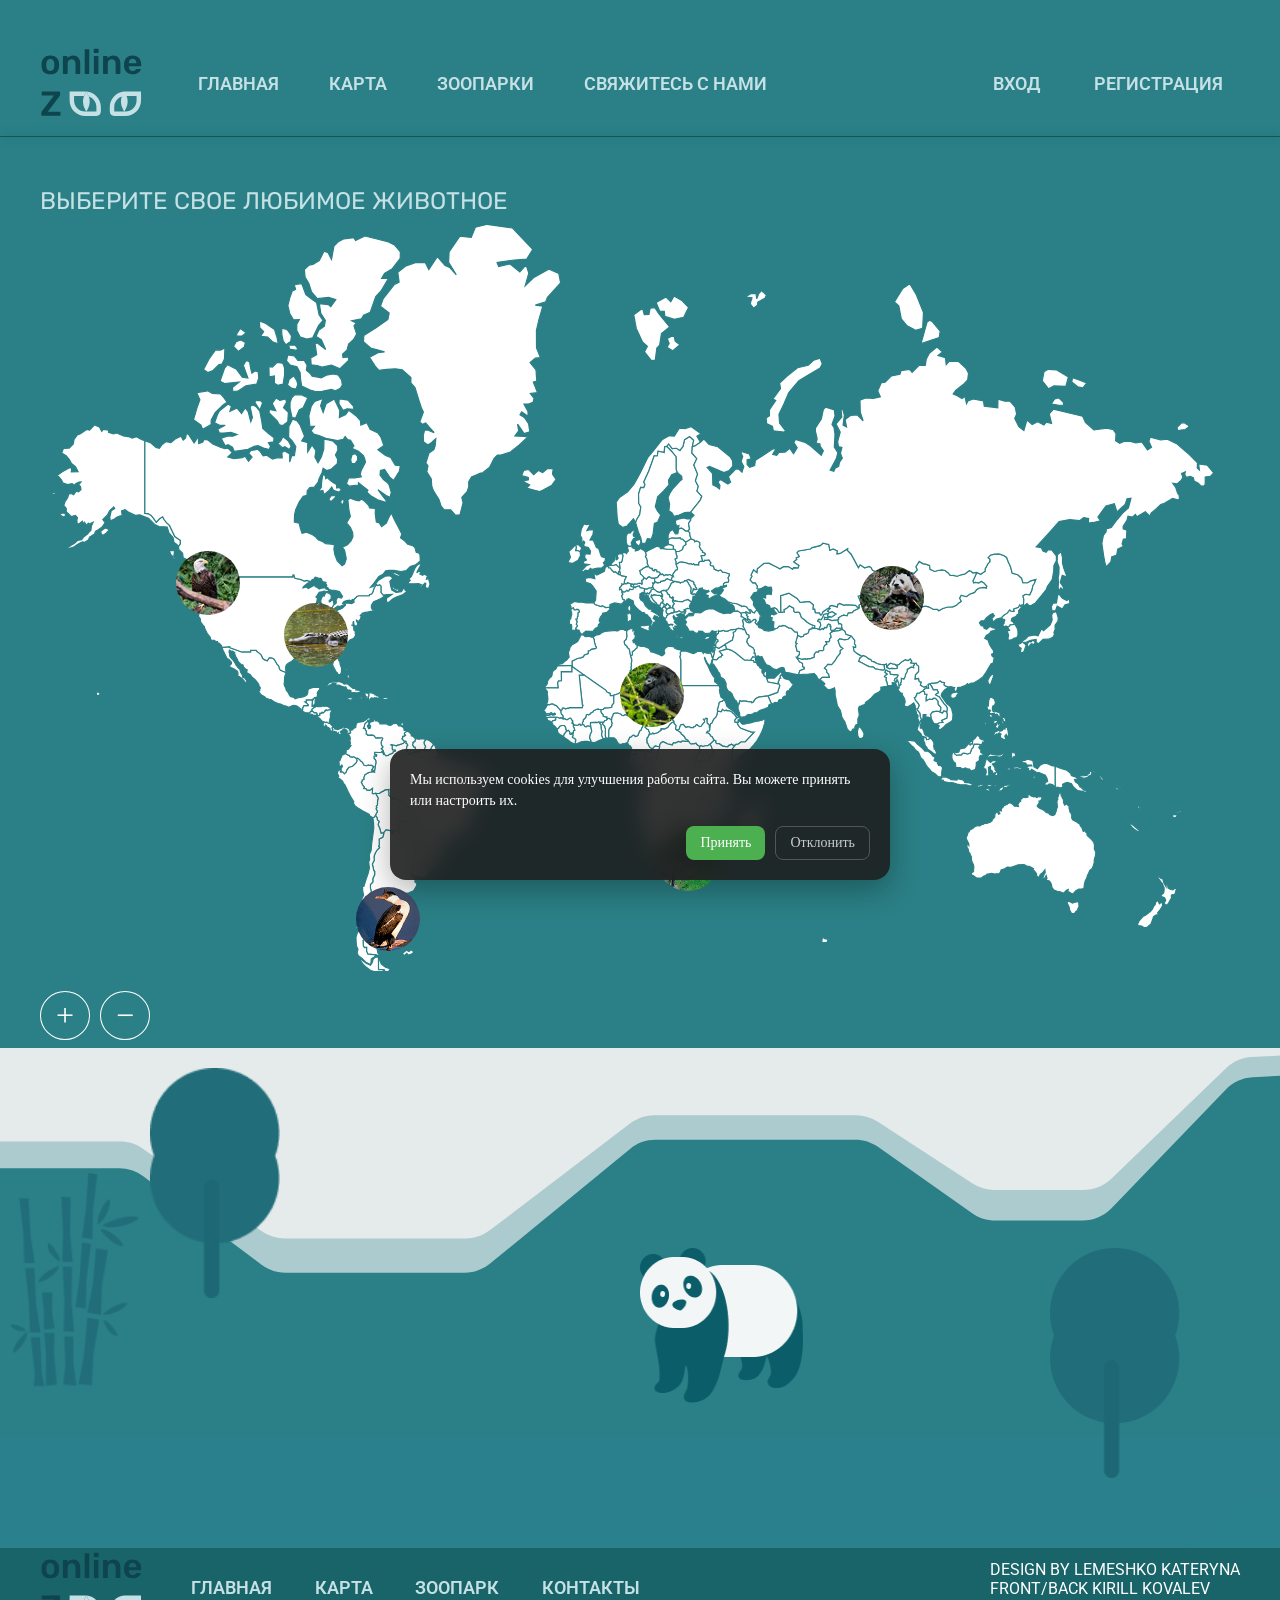
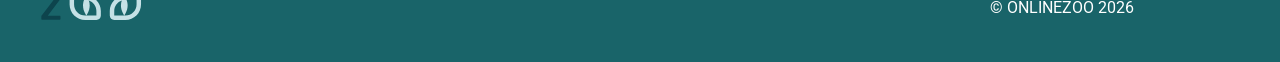
<file: map.html>
<!DOCTYPE html>
<html lang="ru">
<head>
    <meta charset="UTF-8">
    <meta name="viewport" content="width=device-width, initial-scale=1.0">
    <link rel="preconnect" href="https://fonts.googleapis.com">

    <link rel="preconnect" href="https://fonts.gstatic.com" crossorigin>
    <link href="https://fonts.googleapis.com/css2?family=Audiowide&family=DM+Mono:ital,wght@0,300;0,400;0,500;1,300;1,400;1,500&family=Inter:ital,opsz,wght@0,14..32,100..900;1,14..32,100..900&family=Montserrat:ital,wght@0,100..900;1,100..900&family=PT+Sans:ital,wght@0,400;0,700;1,400;1,700&family=Roboto:ital,wght@0,100..900;1,100..900&family=Rubik:ital,wght@0,300..900;1,300..900&display=swap" rel="stylesheet">

    <link rel="preconnect" href="https://fonts.googleapis.com">
    <link rel="preconnect" href="https://fonts.gstatic.com" crossorigin>
    <link href="https://fonts.googleapis.com/css2?family=Audiowide&family=DM+Mono:ital,wght@0,300;0,400;0,500;1,300;1,400;1,500&family=Inter:ital,opsz,wght@0,14..32,100..900;1,14..32,100..900&family=Montserrat:ital,wght@0,100..900;1,100..900&family=PT+Sans:ital,wght@0,400;0,700;1,400;1,700&family=Roboto:ital,wght@0,100..900;1,100..900&family=Rubik:ital,wght@0,300..900;1,300..900&display=swap" rel="stylesheet">

       <link rel="stylesheet" href="./css/animals.css">
    <link rel="stylesheet" href="./css/beautifulanimals.css">
    <link rel="stylesheet" href="./css/footer.css">
    <link rel="stylesheet" href="./css/general.css">
    <link rel="stylesheet" href="./css/header.css">
    <link rel="stylesheet" href="./css/hero.css">
    <link rel="stylesheet" href="./css/howitwork.css">
    <link rel="stylesheet" href="./css/map.css">
    <link rel="stylesheet" href="./css/modal.css">
    <link rel="stylesheet" href="./css/not-exist.css">
    <link rel="stylesheet" href="./css/panda.css">
    <link rel="stylesheet" href="./css/payandfeed.css">
    <link rel="stylesheet" href="./css/petsinzoo.css">
    <link rel="stylesheet" href="./css/reset.css">
    <link rel="stylesheet" href="./css/testimonials.css">
    <link rel="stylesheet" href="./css/zoo.css">
    

    <link rel="shortcut icon" href="./images/content/panda-icon.png" type="image/x-icon">

     <meta name="description" content="Карта онлайн зоопарков.">

    <title>Карта онлайн зоопарков</title>
</head>
<body>
    <svg xmlns="http://www.w3.org/2000/svg" style="display:none;">

        <symbol id="logo" viewBox="0 0 108 84" fill="none" xmlns="http://www.w3.org/2000/svg">
            <path fill-rule="evenodd" clip-rule="evenodd" d="M29.6128 58.3841V49.5161H45.2358C45.5616 49.5161 45.881 49.5382 46.2007 49.5604C46.238 49.563 46.2752 49.5655 46.3125 49.5681L44.0545 53.9501H34.0765V58.3841C34.0765 64.4964 39.0826 69.4692 45.2358 69.4692H46.3517H56.3951V65.0352C56.3951 60.1888 53.2282 56.1049 48.8582 54.604L46.3909 49.5724C54.4658 50.1643 60.8588 56.8677 60.8588 65.0352V69.4692C60.8588 71.9146 58.8568 73.9032 56.3951 73.9032H45.2358C36.623 73.9032 29.6128 66.9396 29.6128 58.3841ZM84.254 49.5724C84.2607 49.5613 84.2932 49.5161 84.2932 49.5161L84.3325 49.5681C84.3697 49.5655 84.407 49.563 84.4442 49.5604C84.7639 49.5382 85.0833 49.5161 85.4092 49.5161H101.032V58.3841C101.032 66.9396 94.0219 73.9032 85.4092 73.9032H74.2499C71.7882 73.9032 69.7862 71.9146 69.7862 69.4692V65.0352C69.7862 56.8677 76.1792 50.1643 84.254 49.5724ZM96.5684 53.9501H86.5905C87.1752 55.5353 87.641 57.4419 87.641 59.4927C87.641 65.0019 84.2932 69.4692 84.2932 69.4692C84.2932 69.4692 80.9455 65.0019 80.9455 59.4927C80.9455 57.7057 81.3114 56.0539 81.7868 54.604C77.4168 56.1049 74.2499 60.1888 74.2499 65.0352V69.4692H84.2932H85.4092C91.5624 69.4692 96.5684 64.4964 96.5684 58.3841V53.9501Z" fill="#C5E1E6"/>
            <path d="M46.3909 49.5724C46.3842 49.5613 46.3517 49.5161 46.3517 49.5161L46.3125 49.5681L44.0545 53.9501C43.4697 55.5353 43.0039 57.4419 43.0039 59.4927C43.0039 65.0019 46.3517 69.4692 46.3517 69.4692C46.3517 69.4692 49.6995 65.0019 49.6995 59.4927C49.6995 57.7057 49.3336 56.0539 48.8582 54.604L46.3909 49.5724Z" fill="#C5E1E6"/>
            <path d="M10.3123 32.3484C7.59484 32.3484 5.4929 31.6516 4.00645 30.2581C2.52 28.8413 1.71871 26.9135 1.60258 24.4748L1.56774 22.9419L1.60258 21.409C1.71871 18.9935 2.53161 17.0774 4.04129 15.6606C5.55097 14.2439 7.64129 13.5355 10.3123 13.5355C12.9832 13.5355 15.0735 14.2439 16.5832 15.6606C18.0929 17.0774 18.9058 18.9935 19.0219 21.409C19.0452 21.6877 19.0568 22.1987 19.0568 22.9419C19.0568 23.6852 19.0452 24.1961 19.0219 24.4748C18.9058 26.9135 18.1045 28.8413 16.6181 30.2581C15.1316 31.6516 13.0297 32.3484 10.3123 32.3484ZM10.3123 28.8994C11.5432 28.8994 12.4955 28.5161 13.169 27.7497C13.8426 26.96 14.2142 25.8103 14.2839 24.3006C14.3071 24.0684 14.3187 23.6155 14.3187 22.9419C14.3187 22.2684 14.3071 21.8155 14.2839 21.5832C14.2142 20.0735 13.8426 18.9355 13.169 18.169C12.4955 17.3794 11.5432 16.9845 10.3123 16.9845C9.08129 16.9845 8.12903 17.3794 7.45548 18.169C6.78194 18.9355 6.41032 20.0735 6.34065 21.5832L6.30581 22.9419L6.34065 24.3006C6.41032 25.8103 6.78194 26.96 7.45548 27.7497C8.12903 28.5161 9.08129 28.8994 10.3123 28.8994ZM23.7529 32C23.5207 32 23.3232 31.9187 23.1607 31.7561C22.9981 31.5935 22.9168 31.3961 22.9168 31.1639V14.72C22.9168 14.4877 22.9981 14.2903 23.1607 14.1277C23.3232 13.9652 23.5207 13.8839 23.7529 13.8839H26.6097C26.842 13.8839 27.0394 13.9652 27.202 14.1277C27.3645 14.2903 27.4458 14.4877 27.4458 14.72V16.1484C28.8161 14.4065 30.7555 13.5355 33.2639 13.5355C35.4007 13.5355 37.0961 14.2439 38.3503 15.6606C39.6045 17.0542 40.2316 18.9587 40.2316 21.3742V31.1639C40.2316 31.3961 40.1503 31.5935 39.9878 31.7561C39.8484 31.9187 39.651 32 39.3955 32H36.3297C36.0974 32 35.9 31.9187 35.7374 31.7561C35.5749 31.5935 35.4936 31.3961 35.4936 31.1639V21.5832C35.4936 20.2129 35.1568 19.1561 34.4832 18.4129C33.8329 17.6465 32.8807 17.2632 31.6265 17.2632C30.3955 17.2632 29.42 17.6465 28.7 18.4129C28.0032 19.1794 27.6549 20.2361 27.6549 21.5832V31.1639C27.6549 31.3961 27.5736 31.5935 27.411 31.7561C27.2716 31.9187 27.0742 32 26.8187 32H23.7529ZM45.5279 32C45.2957 32 45.0983 31.9187 44.9357 31.7561C44.7731 31.5935 44.6918 31.3961 44.6918 31.1639V8.10064C44.6918 7.84516 44.7731 7.64774 44.9357 7.50839C45.0983 7.3458 45.2957 7.26451 45.5279 7.26451H48.4195C48.675 7.26451 48.8725 7.3458 49.0118 7.50839C49.1744 7.64774 49.2557 7.84516 49.2557 8.10064V31.1639C49.2557 31.3961 49.1744 31.5935 49.0118 31.7561C48.8725 31.9187 48.675 32 48.4195 32H45.5279ZM54.5738 10.8877C54.3415 10.8877 54.1441 10.8065 53.9815 10.6439C53.8189 10.4813 53.7376 10.2839 53.7376 10.0516V7.54322C53.7376 7.31097 53.8189 7.11355 53.9815 6.95097C54.1441 6.78839 54.3415 6.7071 54.5738 6.7071H57.7441C57.9763 6.7071 58.1738 6.78839 58.3363 6.95097C58.5221 7.11355 58.615 7.31097 58.615 7.54322V10.0516C58.615 10.2839 58.5338 10.4813 58.3712 10.6439C58.2086 10.8065 57.9996 10.8877 57.7441 10.8877H54.5738ZM54.7131 32C54.4808 32 54.2834 31.9187 54.1208 31.7561C53.9583 31.5935 53.877 31.3961 53.877 31.1639V14.72C53.877 14.4877 53.9583 14.2903 54.1208 14.1277C54.2834 13.9652 54.4808 13.8839 54.7131 13.8839H57.6047C57.8602 13.8839 58.0576 13.9652 58.197 14.1277C58.3596 14.2671 58.4408 14.4645 58.4408 14.72V31.1639C58.4408 31.3961 58.3596 31.5935 58.197 31.7561C58.0576 31.9187 57.8602 32 57.6047 32H54.7131ZM63.8991 32C63.6668 32 63.4694 31.9187 63.3068 31.7561C63.1443 31.5935 63.063 31.3961 63.063 31.1639V14.72C63.063 14.4877 63.1443 14.2903 63.3068 14.1277C63.4694 13.9652 63.6668 13.8839 63.8991 13.8839H66.7559C66.9881 13.8839 67.1855 13.9652 67.3481 14.1277C67.5107 14.2903 67.592 14.4877 67.592 14.72V16.1484C68.9623 14.4065 70.9017 13.5355 73.4101 13.5355C75.5468 13.5355 77.2423 14.2439 78.4965 15.6606C79.7507 17.0542 80.3778 18.9587 80.3778 21.3742V31.1639C80.3778 31.3961 80.2965 31.5935 80.1339 31.7561C79.9946 31.9187 79.7972 32 79.5417 32H76.4759C76.2436 32 76.0462 31.9187 75.8836 31.7561C75.721 31.5935 75.6397 31.3961 75.6397 31.1639V21.5832C75.6397 20.2129 75.303 19.1561 74.6294 18.4129C73.9791 17.6465 73.0268 17.2632 71.7726 17.2632C70.5417 17.2632 69.5662 17.6465 68.8462 18.4129C68.1494 19.1794 67.801 20.2361 67.801 21.5832V31.1639C67.801 31.3961 67.7197 31.5935 67.5572 31.7561C67.4178 31.9187 67.2204 32 66.9649 32H63.8991ZM92.607 32.3484C90.0289 32.3484 87.9735 31.6052 86.4406 30.1187C84.9309 28.609 84.1296 26.4955 84.0367 23.7781L84.0018 22.9071L84.0367 22.0361C84.1528 19.3884 84.9657 17.3097 86.4754 15.8C88.0083 14.2903 90.0522 13.5355 92.607 13.5355C95.3477 13.5355 97.4612 14.3716 98.9477 16.0439C100.457 17.7161 101.212 19.9458 101.212 22.7329V23.4645C101.212 23.6968 101.131 23.8942 100.968 24.0568C100.806 24.2194 100.597 24.3006 100.341 24.3006H88.7748V24.5794C88.8212 25.8568 89.1696 26.9368 89.8199 27.8194C90.4935 28.6787 91.4109 29.1084 92.5722 29.1084C93.9425 29.1084 95.0457 28.5742 95.8818 27.5058C96.0909 27.2503 96.2535 27.0877 96.3696 27.0181C96.5089 26.9484 96.7064 26.9135 96.9618 26.9135H99.958C100.167 26.9135 100.341 26.9832 100.481 27.1226C100.643 27.2387 100.724 27.3897 100.724 27.5755C100.724 28.1329 100.388 28.7948 99.7141 29.5613C99.0638 30.3045 98.1231 30.9548 96.8922 31.5123C95.6612 32.0697 94.2328 32.3484 92.607 32.3484ZM96.4741 21.3742V21.2697C96.4741 19.8994 96.1257 18.7961 95.4289 17.96C94.7554 17.1239 93.8148 16.7058 92.607 16.7058C91.3993 16.7058 90.4586 17.1239 89.7851 17.96C89.1115 18.7961 88.7748 19.8994 88.7748 21.2697V21.3742H96.4741Z" fill="#0D444D"/>
            <path d="M2.19484 73.8064C1.93935 73.8064 1.73032 73.7252 1.56774 73.5626C1.42839 73.4 1.35871 73.191 1.35871 72.9355V70.4968C1.35871 70.1019 1.44 69.8 1.60258 69.591C1.76516 69.3587 1.85806 69.231 1.88129 69.2077L14.0052 53.5303H2.54323C2.31097 53.5303 2.11355 53.449 1.95097 53.2864C1.78839 53.1239 1.7071 52.9264 1.7071 52.6942V50.2903C1.7071 50.0348 1.77677 49.8258 1.91613 49.6632C2.07871 49.5006 2.28774 49.4194 2.54323 49.4194H19.1961C19.4516 49.4194 19.6606 49.5006 19.8232 49.6632C19.9858 49.8258 20.0671 50.0348 20.0671 50.2903V52.6942C20.0671 53.1123 19.9161 53.5187 19.6142 53.9135L7.73419 69.6606H19.5794C19.8348 69.6606 20.0439 69.7419 20.2065 69.9045C20.369 70.0671 20.4503 70.2761 20.4503 70.5316V72.9703C20.4503 73.2258 20.369 73.4348 20.2065 73.5974C20.0439 73.7368 19.8348 73.8064 19.5794 73.8064H2.19484Z" fill="#0D444D"/>
        </symbol>

        <symbol id="google-logo" viewBox="0 0 24 24" fill="none" xmlns="http://www.w3.org/2000/svg">
            <rect width="24" height="24" fill="white"/>
            <path fill-rule="evenodd" clip-rule="evenodd" d="M23.04 12.2615C23.04 11.446 22.9668 10.6619 22.8309 9.90918H12V14.3576H18.1891C17.9225 15.7951 17.1123 17.013 15.8943 17.8285V20.714H19.6109C21.7855 18.7119 23.04 15.7637 23.04 12.2615Z" fill="#4285F4"/>
            <path fill-rule="evenodd" clip-rule="evenodd" d="M11.9995 23.4998C15.1045 23.4998 17.7077 22.47 19.6104 20.7137L15.8938 17.8282C14.864 18.5182 13.5467 18.9259 11.9995 18.9259C9.00425 18.9259 6.46902 16.903 5.5647 14.1848H1.72266V17.1644C3.61493 20.9228 7.50402 23.4998 11.9995 23.4998Z" fill="#34A853"/>
            <path fill-rule="evenodd" clip-rule="evenodd" d="M5.56523 14.185C5.33523 13.495 5.20455 12.7579 5.20455 12C5.20455 11.242 5.33523 10.505 5.56523 9.81499V6.83545H1.72318C0.944318 8.38795 0.5 10.1443 0.5 12C0.5 13.8557 0.944318 15.612 1.72318 17.1645L5.56523 14.185Z" fill="#FBBC05"/>
            <path fill-rule="evenodd" clip-rule="evenodd" d="M11.9995 5.07386C13.6879 5.07386 15.2038 5.65409 16.3956 6.79364L19.694 3.49523C17.7024 1.63955 15.0992 0.5 11.9995 0.5C7.50402 0.5 3.61493 3.07705 1.72266 6.83545L5.5647 9.815C6.46902 7.09682 9.00425 5.07386 11.9995 5.07386Z" fill="#EA4335"/>
        </symbol>

        <symbol id="facebook-logo" viewBox="0 0 24 24" fill="none" xmlns="http://www.w3.org/2000/svg">
            <g clip-path="url(#clip0_3451_2065)">
            <path d="M23.5 12.0699C23.5 5.7186 18.3513 0.56988 12 0.56988C5.64872 0.56988 0.5 5.7186 0.5 12.0699C0.5 17.8099 4.70538 22.5674 10.2031 23.4302V15.3941H7.2832V12.0699H10.2031V9.53629C10.2031 6.6541 11.92 5.06207 14.5468 5.06207C15.805 5.06207 17.1211 5.28668 17.1211 5.28668V8.11675H15.671C14.2424 8.11675 13.7969 9.00322 13.7969 9.91266V12.0699H16.9863L16.4765 15.3941H13.7969V23.4302C19.2946 22.5674 23.5 17.8099 23.5 12.0699Z" fill="#1877F2"/>
            </g>
            <defs>
            <clipPath id="clip0_3451_2065">
            <rect width="24" height="24" fill="white"/>
            </clipPath>
            </defs>
        </symbol>

        <symbol id="play-btn" viewBox="0 0 23 27" xmlns="http://www.w3.org/2000/svg">
            <path d="M2.61523 2.61516L20.0496 13.0758L2.61523 23.5364V2.61516Z" fill="currentColor" stroke="white" stroke-width="5.23032" stroke-linecap="round" stroke-linejoin="round"/>
        </symbol>

        <symbol id="how-it-work-icon-1" viewBox="0 0 50 50" fill="none" xmlns="http://www.w3.org/2000/svg">
            <path d="M14 5C11.0898 5 8.60938 7.07031 8.15625 9.875C8.14453 9.94141 8.10156 9.99609 8.09375 10.0625H8.125C8.08984 10.2148 8.05078 10.3555 8.03125 10.5C7.72656 10.7109 7.43359 10.9375 7.1875 11.1875C6.01172 12.375 5.51562 13.8672 5.15625 15.0938C5.15234 15.1016 5.16016 15.1172 5.15625 15.125C3.85938 19.1133 1.53516 28.5547 1 30.7188C0.375 32.0234 0 33.4609 0 35C0 40.5117 4.48828 45 10 45C15.3867 45 19.7695 40.7148 19.9688 35.375C21.1016 36.2109 22.7422 37 25 37C27.2578 37 28.8984 36.2109 30.0312 35.375C30.2305 40.7148 34.6133 45 40 45C45.5117 45 50 40.5117 50 35C50 33.8711 49.8164 32.793 49.4688 31.7812C49.3047 31.125 46.3516 19.3906 45.0625 15.125V15.0938C44.6562 13.875 44.1172 12.3828 42.9375 11.1875C42.6445 10.8906 42.3125 10.6172 41.9375 10.375C41.918 10.2695 41.9023 10.1719 41.875 10.0625H41.9062C41.8984 9.99609 41.8555 9.94141 41.8438 9.875C41.3906 7.07031 38.9102 5 36 5C32.6758 5 30 7.67578 30 11C30 11.7344 30.1211 12.4453 30.3438 13.0938C29.8789 13.6328 29.4883 14.1211 29.2188 14.375C29.1055 14.4805 29.0977 14.4766 29.0625 14.5C27.9258 13.6641 26.5547 13.0938 25.0938 13.0938C23.6367 13.0938 22.2031 13.6172 21.0938 14.5C21.0547 14.4766 21.0508 14.4805 20.9375 14.375C20.6445 14.1016 20.2031 13.5664 19.6875 12.9688C19.8867 12.3516 20 11.6914 20 11C20 7.67578 17.3242 5 14 5ZM14 7C16.2773 7 18 8.72266 18 11C18 11.0859 17.9727 11.1641 17.9688 11.25C16.6992 10.1602 15.0664 9.1875 12.9062 9.1875C11.9375 9.1875 11.0703 9.28125 10.3125 9.46875C10.8633 8.01562 12.293 7 14 7ZM36 7C37.6914 7 39.0938 8.00391 39.6562 9.4375C38.957 9.27734 38.1875 9.1875 37.3125 9.1875C35.0703 9.1875 33.3359 10.2305 32.0312 11.375C32.0195 11.2461 32 11.125 32 11C32 8.72266 33.7227 7 36 7ZM12.9062 11.1875C14.9023 11.1875 16.2812 12.2617 17.4375 13.4688C17.4492 13.9727 17.8398 14.3906 18.3438 14.4375C18.7695 14.9336 19.1758 15.4219 19.5938 15.8125C19.8789 16.0781 20.168 16.332 20.625 16.4688C21.082 16.6055 21.7305 16.5039 22.125 16.1875L22.1562 16.1562C22.8242 15.5625 24.0508 15.0938 25.0938 15.0938C26.1367 15.0938 27.2344 15.5234 28.0625 16.1875V16.1562H28.0938C28.4805 16.4727 29.1172 16.6055 29.5625 16.4688C30.0195 16.3281 30.2812 16.0781 30.5625 15.8125C30.9844 15.4141 31.4023 14.9141 31.8438 14.4062C32.1914 14.3008 32.457 14.0117 32.5312 13.6562C33.7383 12.3711 35.207 11.1875 37.3125 11.1875C38.6289 11.1875 39.5664 11.3867 40.2812 11.7188C40.4023 11.8398 40.5547 11.9258 40.7188 11.9688C40.75 11.9805 40.7812 11.9922 40.8125 12C41.082 12.1758 41.3242 12.3828 41.5312 12.5938C42.3203 13.3945 42.7656 14.5156 43.1562 15.6875C43.1602 15.6953 43.1523 15.7109 43.1562 15.7188C43.9258 18.2695 45.207 23.1172 46.25 27.1875C44.5352 25.8086 42.3633 25 40 25C35.4688 25 31.6289 28.043 30.4062 32.1875C30.332 32.25 30.2695 32.3242 30.2188 32.4062C30.2188 32.4062 28.9297 35 25 35C21.0703 35 19.7812 32.4062 19.7812 32.4062C19.7305 32.3125 19.668 32.2305 19.5938 32.1562C18.3633 28.0273 14.5234 25 10 25C7.73438 25 5.64844 25.7578 3.96875 27.0312C5.00391 22.9688 6.25781 18.1953 7.0625 15.7188V15.6875C7.40234 14.5234 7.80469 13.3945 8.59375 12.5938C9.38281 11.793 10.5938 11.1875 12.9062 11.1875ZM25 25C22.8008 25 21 26.8008 21 29C21 31.1992 22.8008 33 25 33C27.1992 33 29 31.1992 29 29C29 26.8008 27.1992 25 25 25ZM10 27C14.4297 27 18 30.5703 18 35C18 39.4297 14.4297 43 10 43C5.57031 43 2 39.4297 2 35C2 34.3984 2.0625 33.8125 2.1875 33.25C2.38672 33.0977 2.51953 32.875 2.5625 32.625C2.5625 32.625 2.82422 31.5469 2.875 31.3438C4.19922 28.7617 6.89062 27 10 27ZM25 27C26.1172 27 27 27.8828 27 29C27 30.1172 26.1172 31 25 31C23.8828 31 23 30.1172 23 29C23 27.8828 23.8828 27 25 27ZM40 27C43.4844 27 46.4297 29.2148 47.5312 32.3125C47.5352 32.3281 47.625 32.6562 47.625 32.6562C47.6523 32.7578 47.6953 32.8516 47.75 32.9375C47.9258 33.5938 48 34.2852 48 35C48 39.4297 44.4297 43 40 43C35.5703 43 32 39.4297 32 35C32 30.5703 35.5703 27 40 27ZM4.90625 33.9688C4.86328 33.9766 4.82031 33.9883 4.78125 34C4.31641 34.1055 3.98828 34.5234 4 35C4 38.3242 6.67578 41 10 41C10.3594 41.0039 10.6953 40.8164 10.8789 40.5039C11.0586 40.1914 11.0586 39.8086 10.8789 39.4961C10.6953 39.1836 10.3594 38.9961 10 39C7.72266 39 6 37.2773 6 35C6.01172 34.7109 5.89453 34.4336 5.6875 34.2383C5.47656 34.0391 5.19141 33.9414 4.90625 33.9688ZM35.9062 33.9688C35.8633 33.9766 35.8203 33.9883 35.7812 34C35.3164 34.1055 34.9883 34.5234 35 35C35 38.3242 37.6758 41 41 41C41.3594 41.0039 41.6953 40.8164 41.8789 40.5039C42.0586 40.1914 42.0586 39.8086 41.8789 39.4961C41.6953 39.1836 41.3594 38.9961 41 39C38.7227 39 37 37.2773 37 35C37.0117 34.7109 36.8945 34.4336 36.6875 34.2383C36.4766 34.0391 36.1914 33.9414 35.9062 33.9688Z" fill="#216E7A"/>
            <circle opacity="0.8" cx="10" cy="35" r="8" fill="#216E7A"/>
            <circle opacity="0.8" cx="40" cy="35" r="8" fill="#216E7A"/>
            <path d="M5 35C5.66897 38.4715 6.73285 39.609 10 40" stroke="white" stroke-width="2" stroke-linecap="round"/>
            <path d="M35 35C35.669 38.4715 36.7328 39.609 40 40" stroke="white" stroke-width="2" stroke-linecap="round"/>
        </symbol>

        <symbol id="how-it-work-icon-2" viewBox="0 0 64 64" fill="none" xmlns="http://www.w3.org/2000/svg">
            <path opacity="0.8" d="M33.4216 33.46C32.6556 32.629 31.3436 32.629 30.5786 33.46L25.3506 39.137C23.6396 40.995 24.9566 44 27.4826 44H36.5166C39.0426 44 40.3596 40.995 38.6486 39.137L33.4216 33.46Z" fill="#216E7A"/>
            <path opacity="0.8" d="M41 35C42.6569 35 44 33.6569 44 32C44 30.3431 42.6569 29 41 29C39.3431 29 38 30.3431 38 32C38 33.6569 39.3431 35 41 35Z" fill="#216E7A"/>
            <path opacity="0.8" d="M23 35C24.6569 35 26 33.6569 26 32C26 30.3431 24.6569 29 23 29C21.3431 29 20 30.3431 20 32C20 33.6569 21.3431 35 23 35Z" fill="#216E7A"/>
            <path opacity="0.8" d="M32 31C33.6569 31 35 29.6569 35 28C35 26.3431 33.6569 25 32 25C30.3431 25 29 26.3431 29 28C29 29.6569 30.3431 31 32 31Z" fill="#216E7A"/>
            <path d="M45 8.10498C39.2 8.10498 34.078 11.965 32 17.503C29.922 11.965 24.8 8.10498 19 8.10498C11.28 8.10498 5 14.779 5 22.982C5 39.001 18.418 49.747 26.417 54.727C28.139 55.799 30.069 56.335 32 56.335C33.931 56.335 35.861 55.799 37.583 54.727C45.582 49.747 59 39.001 59 22.982C59 14.779 52.72 8.10498 45 8.10498ZM36.526 53.03C33.734 54.768 30.266 54.766 27.474 53.03C19.828 48.269 7 38.034 7 22.982C7 15.881 12.383 10.105 19 10.105C24.917 10.105 30.017 14.846 30.861 21.132L30.978 22H33.022L33.139 21.133C33.983 14.847 39.083 10.105 45 10.105C51.617 10.105 57 15.881 57 22.982C57 38.034 44.172 48.269 36.526 53.03Z" fill="#216E7A"/>
            <path d="M46 13V15C49.309 15 52 17.691 52 21H54C54 16.589 50.411 13 46 13Z" fill="#216E7A"/>
            <path d="M46 17V19C47.103 19 48 19.897 48 21H50C50 18.794 48.206 17 46 17Z" fill="#216E7A"/>
        </symbol>

        <symbol id="how-it-work-icon-3" viewBox="0 0 64 64" fill="none" xmlns="http://www.w3.org/2000/svg">
            <path d="M8 29H14V48H8V29Z" fill="#216E7A" fill-opacity="0.8"/>
            <path d="M56.427 36.815C55.49 36.122 54.239 35.92 52.992 36.265L37.703 40.492C37.891 40.028 38 39.523 38 38.991C38 36.79 36.206 35 34 35H24.623C23.957 34 22.261 31 20 31H16V30C16 28.346 14.654 27 13 27H9C7.346 27 6 28.346 6 30V47C6 48.654 7.346 50 9 50H13C14.654 50 16 48.655 16 47V46.248L28.139 54.45C29.663 55.482 31.437 56 33.214 56C34.856 56 36.501 55.558 37.956 54.669L56.129 43.568C57.283 42.865 58 41.587 58 40.235V39.922C58 38.691 57.427 37.559 56.427 36.815ZM14 47C14 47.552 13.551 48 13 48H12V44H10V48H9C8.449 48 8 47.552 8 47V30C8 29.448 8.449 29 9 29H13C13.551 29 14 29.449 14 30V47ZM56 40.235C56 40.895 55.65 41.518 55.087 41.862L36.914 52.962C34.549 54.405 31.545 54.34 29.26 52.793L16 43.835V33H20C21.059 33 22.469 35.034 23.088 36.409L23.354 37H34C35.103 37 36 37.893 36 38.99C36 40.098 35.103 41 34 41H24V43H34H36L53.524 38.193C54.165 38.015 54.804 38.1 55.234 38.422C55.721 38.783 56 39.33 56 39.922V40.235Z" fill="#216E7A"/>
            <path d="M39 30C41.631 30 52 23.441 52 15C52 11.141 48.86 8 45 8C42.457 8 40.226 9.363 39 11.397C37.774 9.363 35.543 8 33 8C29.14 8 26 11.141 26 15C26 23.441 36.369 30 39 30ZM33 10C35.757 10 38 12 38 15H40C40 12 42.243 10 45 10C47.757 10 50 12.243 50 15C50 22.563 40.321 28 39 28C37.679 28 28 22.563 28 15C28 12.243 30.243 10 33 10Z" fill="#216E7A"/>
        </symbol>

        <symbol id="heart--icon" viewBox="0 0 24 24" fill="none" xmlns="http://www.w3.org/2000/svg">
            <path d="M19.513 12.5834L12.013 20.0114L4.513 12.5834C4.0183 12.102 3.62864 11.5234 3.36854 10.884C3.10845 10.2447 2.98356 9.55836 3.00173 8.86834C3.01991 8.17832 3.18076 7.49954 3.47415 6.87474C3.76755 6.24994 4.18713 5.69266 4.70648 5.23799C5.22583 4.78331 5.8337 4.4411 6.49181 4.23289C7.14991 4.02468 7.844 3.95499 8.53036 4.02821C9.21673 4.10143 9.8805 4.31596 10.4799 4.65831C11.0792 5.00066 11.6012 5.46341 12.013 6.01741C12.4265 5.46743 12.9491 5.00873 13.5481 4.67001C14.1471 4.3313 14.8095 4.11986 15.4939 4.04893C16.1784 3.978 16.8701 4.04911 17.5258 4.2578C18.1815 4.46649 18.787 4.80828 19.3045 5.26177C19.8221 5.71526 20.2404 6.27069 20.5334 6.8933C20.8264 7.51591 20.9877 8.19229 21.0073 8.88012C21.0269 9.56794 20.9043 10.2524 20.6471 10.8907C20.39 11.5289 20.0039 12.1072 19.513 12.5894" stroke="#19707D" stroke-width="1.5" stroke-linecap="round" stroke-linejoin="round"/>
        </symbol>

        <symbol id="tv--icon" viewBox="0 0 23 23" fill="none" xmlns="http://www.w3.org/2000/svg">
            <g clip-path="url(#clip0_219_26)">
            <path d="M18.1988 6.70496H4.78876C3.73074 6.70496 2.87305 7.56265 2.87305 8.62067V17.2414C2.87305 18.2994 3.73074 19.1571 4.78876 19.1571H18.1988C19.2568 19.1571 20.1145 18.2994 20.1145 17.2414V8.62067C20.1145 7.56265 19.2568 6.70496 18.1988 6.70496Z" stroke="#216E7A" stroke-width="1.43679" stroke-linecap="round" stroke-linejoin="round"/>
            <path d="M15.3259 2.87354L11.4945 6.70497L7.66309 2.87354" stroke="#216E7A" stroke-width="1.43679" stroke-linecap="round" stroke-linejoin="round"/>
            </g>
            <defs>
            <clipPath id="clip0_219_26">
            <rect width="22.9886" height="22.9886" fill="white"/>
            </clipPath>
            </defs>
        </symbol>

        <symbol id="arrow--right" width="17" height="23" viewBox="0 0 17 23" fill="none" xmlns="http://www.w3.org/2000/svg">
            <path d="M5.75 0.75L15.1027 10.8509C15.4651 11.2423 15.4565 11.8494 15.083 12.2304L5.75 21.75" stroke="#19707D" stroke-width="1.5" stroke-linecap="round"/>
            <path d="M0.75 0.75L10.1027 10.8509C10.4651 11.2423 10.4565 11.8494 10.083 12.2304L0.75 21.75" stroke="#19707D" stroke-width="1.5" stroke-linecap="round"/>
        </symbol>

        <symbol id="penguin--icon" viewBox="0 0 33 66" fill="none" xmlns="http://www.w3.org/2000/svg">
            <path d="M13.9111 59.1991C14.1596 58.1944 14.0656 56.3396 14.0656 56.3396L18.5481 54.3302C18.5481 54.3302 18.1388 55.552 18.2389 56.3396C18.3245 57.0124 18.7255 57.2972 18.8572 57.9625C19.0096 58.7323 18.6789 59.2077 18.8572 59.9719C18.9833 60.5122 19.3982 61.2857 19.3982 61.2857C19.3982 61.2857 20.0175 61.1423 20.3256 60.8993C20.7606 60.5562 20.8183 60.1783 21.0212 59.6628C21.5625 58.2865 20.8666 55.8759 21.0212 55.8759C21.1757 55.8759 25.0399 58.5035 25.0399 58.5035C25.0399 58.5035 24.521 59.6496 24.4216 60.4356C24.2693 61.6405 24.4497 62.459 23.6488 63.5269C23.3165 63.8031 22.6441 63.9906 22.6441 63.9906C22.6441 63.9906 20.4802 66 20.5575 65.459C20.5575 64.7635 20.712 63.6815 20.712 63.6815C20.712 63.6815 16.075 65.8454 16.075 65.459C15.9204 64.8407 16.616 63.9906 16.616 63.9906C16.616 63.9906 14.993 64.9953 15.1476 64.5316C15.2556 64.2077 15.4641 63.8504 15.6561 63.5609C15.5713 63.6295 15.4777 63.6772 15.3795 63.6815C14.8359 63.7053 14.9158 62.3677 14.9158 62.3677C14.9158 62.3677 12.3654 63.9906 11.2062 63.9906C10.9413 63.4785 11.0516 62.5222 11.0516 62.5222C11.0516 62.5222 9.1968 63.1405 8.34668 63.0632C8.50125 62.0585 9.2294 61.7816 9.96963 61.1311C11.2573 59.9996 13.1382 59.5855 13.9111 59.1991Z" fill="#0A5D69"/>
            <path d="M1.00468 0.386476C0.761655 0.486835 0.468771 0.674032 0.262104 0.816252C0.15513 0.889867 0.187455 1.05076 0.313518 1.08192C0.576551 1.14694 0.953546 1.24078 1.23653 1.31388C2.63339 1.6747 3.44268 1.80681 4.79157 2.31856C6.47004 2.95534 7.44066 3.34261 8.88759 4.40521C9.56041 4.89932 9.96626 5.16339 10.5105 5.79631L10.5169 5.80371C11.3145 6.73114 11.8548 7.35951 11.9789 8.57851C12.0125 8.9088 11.9789 9.42863 11.9789 9.42863C11.9789 9.42863 12.7939 9.93171 13.37 10.1242C14.9157 10.6651 20.5574 8.34663 20.5574 5.8736C19.9391 3.94148 18.7256 2.23641 16.5386 1.31388C15.9313 1.05768 15.5668 0.952887 14.9157 0.850176C14.0809 0.718498 13.5955 0.802546 12.7518 0.850176C11.4733 0.922346 10.7859 1.34795 9.50586 1.31388C8.52869 1.28787 7.99649 1.09118 7.03279 0.927459C5.45719 0.659793 4.61206 0.131625 3.01405 0.154626C2.22422 0.165994 1.73479 0.0849755 1.00468 0.386476Z" fill="#0A5D69"/>
            <path d="M16.3072 9.35129C15.2912 9.79303 13.634 10.0608 13.2826 10.1142C13.2562 10.1182 13.2479 10.1514 13.2682 10.1686L14.7615 11.4379L17.621 13.6019C17.621 13.6019 19.5886 15.3202 20.3259 16.7705C20.6765 17.4601 20.7616 17.8966 21.0214 18.6253C21.669 20.4416 22.4898 23.3396 22.4898 23.3396C22.4898 23.3396 23.0533 25.355 23.8036 26.4309C24.2438 27.0621 24.6139 27.3175 25.1175 27.8993C25.9596 28.8724 26.626 29.3 27.2041 30.4496C27.9354 31.904 27.6511 32.7785 27.9769 34.5457C28.4057 36.8708 29.2908 40.8829 29.2908 40.8829V42.0422C29.2908 43.521 29.447 44.3584 29.2908 45.829C29.1375 47.2712 28.5179 49.4614 28.5179 49.4614L26.8034 54.9623C26.7867 55.0158 26.8597 55.0474 26.8861 54.998C27.2144 54.3842 27.8297 53.2174 28.2088 52.3981C28.7498 50.9297 28.9069 49.5094 29.4453 47.6838C29.6765 46.9001 30.0383 45.7695 30.169 45.3633C30.1832 45.319 30.2463 45.3214 30.2577 45.3665L31.4547 50.0796C31.4547 50.0796 32.073 51.7799 32.6912 51.8571C33.068 51.5418 32.9231 50.6206 32.9231 50.6206C32.9231 50.6206 32.1889 48.3319 31.8411 46.8337C31.4944 45.3401 31.4449 44.4734 31.1456 42.9696C31.0011 42.2439 30.8821 41.8444 30.7591 41.1148C30.6819 39.6464 30.6097 37.2055 30.5273 34.7002C30.4618 32.7084 30.6579 31.5719 30.3727 29.5995C30.2228 28.5626 30.0873 27.9879 29.8317 26.9719C29.3335 24.9911 28.8998 23.9183 28.1315 22.0258C27.456 20.3617 26.8945 19.5085 26.1994 17.8525C25.6485 16.5398 25.5072 15.7328 24.8856 14.452C24.176 12.9898 23.5076 12.3196 22.7217 10.897C22.1799 9.91628 21.8442 9.37851 21.4079 8.3466C21.0554 7.5131 20.6601 6.2149 20.5746 5.93002C20.5674 5.90598 20.5367 5.90018 20.521 5.91979C20.339 6.14762 19.5163 7.16225 18.8575 7.72834C17.9621 8.49771 17.3898 8.88058 16.3072 9.35129Z" fill="#0A5D69"/>
            <path d="M5.87394 34.0048C6.24482 32.5529 7.11047 30.3724 7.11047 30.3724L9.81539 46.6019C9.81539 46.6019 9.35169 48.7659 7.96059 48.3795C7.11047 47.993 6.18307 47.2975 5.71937 46.3701C5.34494 45.6818 5.33074 45.2066 5.17839 44.438C4.93715 43.221 4.95175 42.5101 4.94654 41.2694C4.94023 39.768 5.05347 38.9198 5.25075 37.4421L5.25567 37.4052C5.43427 36.0674 5.53987 35.3125 5.87394 34.0048Z" fill="#0A5D69" stroke="#0A5D69" stroke-width="0.154567"/>
            <path d="M12.1328 9.92859C12.3509 9.92859 12.4721 9.98072 12.5449 10.0262C12.6363 10.0834 12.6741 10.1359 12.7842 10.246C13.4186 10.8803 13.758 11.1393 14.3555 11.66C14.9679 12.1938 15.5123 12.5057 16 12.8007C16.4848 13.0939 16.9283 13.3787 17.4189 13.8759C19.165 15.6451 20.1441 16.7397 20.7715 18.9911C21.541 21.7528 22.6047 25.1692 24.3193 27.6434L24.3447 27.6805L24.377 27.7118C24.5969 27.9317 24.8432 28.161 25.0889 28.3905C25.3372 28.6225 25.588 28.858 25.8291 29.1014C26.3155 29.5925 26.7345 30.088 26.9883 30.5956C27.7931 32.2052 28.79 36.3733 28.79 40.6512C28.79 41.5648 28.8537 42.2806 28.9033 42.9677C28.9525 43.6487 28.9879 44.3136 28.9453 45.163C28.565 47.8919 28.0355 49.9441 27.1953 52.6952C26.3961 54.9622 25.4805 56.7382 24.6045 58.3534C24.0538 58.2761 23.4747 58.1243 22.9766 57.9569C22.6805 57.8574 22.4196 57.755 22.2178 57.6659C22.117 57.6214 22.0337 57.5814 21.9697 57.5477C21.9486 57.5366 21.9306 57.5254 21.915 57.5165C21.9111 57.5023 21.9045 57.4843 21.8994 57.4608C21.8872 57.4041 21.8765 57.337 21.8633 57.2518C21.8507 57.171 21.8354 57.0734 21.8174 56.9755C21.7514 56.6176 21.6025 55.9982 20.9912 55.7274L20.9902 55.7284C20.7796 55.6277 20.5307 55.5727 20.3018 55.5321C20.0883 55.4943 19.7447 55.4463 19.4951 55.4042C18.9934 55.3194 18.4472 55.1965 17.9033 54.9423L17.6709 54.8251L17.5381 54.7655C17.265 54.6682 16.9539 54.6989 16.7041 54.8661L16.585 54.9608C16.3094 55.2199 15.8892 55.5881 15.4424 55.8885C15.0663 56.1414 14.7309 56.3021 14.4746 56.3573C14.4104 56.2675 14.3743 56.154 14.3418 55.9823C14.2966 55.7432 14.2557 55.2952 14.0488 54.8798C13.7685 54.3169 13.486 53.9146 13.1973 53.536C12.9062 53.1544 12.6304 52.8224 12.3174 52.3524C11.5077 51.1369 11.0045 50.636 10.4395 49.4393C10.0742 48.1852 9.92035 47.0078 9.80469 45.7421C9.68871 44.4728 9.60866 43.0921 9.38184 41.5077C9.06087 39.2658 8.7322 37.1945 8.42578 35.2899C8.12032 33.3913 7.83713 31.6616 7.60645 30.0868C7.4421 27.9917 7.35763 26.8223 7.37793 24.7352C7.40267 22.1911 7.30415 20.6042 7.82812 18.4335L7.8291 18.4276C8.41568 15.8588 9.09971 14.4492 10.3965 12.16C10.7851 11.6055 11.1322 11.0498 11.4941 10.5751C11.6723 10.3414 11.8291 10.1628 11.9639 10.0468C12.1117 9.91958 12.1618 9.92859 12.1328 9.92859Z" fill="white" stroke="#0A5D69"/>
        </symbol>

        <symbol id="american-experss--icon" viewBox="0 0 14 14" fill="none" xmlns="http://www.w3.org/2000/svg">
            <path d="M0 0H13.2411V7.14795L12.5857 8.17201L13.2411 9.08342V13.2411H0V6.50279L0.409624 6.03172L0 5.58113V0Z" fill="#016FD0"/>
            <path d="M2.57031 9.22679V7.14795H4.77142L5.00758 7.45581L5.25154 7.14795H13.241V9.08343C13.241 9.08343 13.0321 9.22471 12.7904 9.22679H8.3665L8.10024 8.89909V9.22679H7.22774V8.6674C7.22774 8.6674 7.10856 8.74548 6.85089 8.74548H6.55391V9.22679H5.23287L4.99705 8.91233L4.75762 9.22679H2.57031Z" fill="white"/>
            <path d="M0 5.58126L0.496359 4.42407H1.35476L1.63645 5.07228V4.42407H2.70352L2.87121 4.89258L3.03378 4.42407H7.82383V4.65961C7.82383 4.65961 8.07564 4.42407 8.48947 4.42407L10.0437 4.4295L10.3205 5.06923V4.42407H11.2135L11.4592 4.79154V4.42407H12.3604V6.50292H11.4592L11.2237 6.13425V6.50292H9.91172L9.77979 6.17522H9.42708L9.29729 6.50292H8.40754C8.05145 6.50292 7.82383 6.27219 7.82383 6.27219V6.50292H6.48231L6.21605 6.17522V6.50292H1.22759L1.09575 6.17522H0.744164L0.613248 6.50292H0L0 5.58126Z" fill="white"/>
            <path fill-rule="evenodd" clip-rule="evenodd" d="M0.00292969 6.23675L0.67241 4.68018H1.17996L1.8488 6.23675H1.40333L1.28045 5.92505H0.562323L0.438796 6.23675H0.00292969ZM1.13911 5.58724L0.920217 5.04256L0.700684 5.58724H1.13911Z" fill="#016FD0"/>
            <path d="M1.89453 6.23675V4.68018L2.51392 4.68248L2.87418 5.68606L3.22581 4.68018H3.84025V6.23675H3.4511V5.0898L3.0386 6.23675H2.69732L2.28367 5.0898V6.23675H1.89453Z" fill="#016FD0"/>
            <path d="M4.10645 6.23675V4.68018H5.37628V5.02836H4.49968V5.29461H5.3558V5.62231H4.49968V5.89881H5.37628V6.23675H4.10645Z" fill="#016FD0"/>
            <path fill-rule="evenodd" clip-rule="evenodd" d="M5.60156 6.23675V4.68018H6.46753C6.75447 4.68018 7.01157 4.85761 7.01157 5.18517C7.01157 5.46518 6.7948 5.64554 6.58466 5.66328L7.09669 6.23675H6.62114L6.15456 5.68376H5.99071V6.23675H5.60156ZM6.43539 5.0284H5.99056V5.3561H6.44115C6.51914 5.3561 6.61972 5.29566 6.61972 5.19225C6.61972 5.11187 6.54209 5.0284 6.43539 5.0284Z" fill="#016FD0"/>
            <path d="M7.56823 6.23675H7.1709V4.68018H7.56823V6.23675Z" fill="#016FD0"/>
            <path d="M8.50952 6.23675H8.42376C8.00879 6.23675 7.75684 5.90982 7.75684 5.46486C7.75684 5.00891 8.00596 4.68018 8.53 4.68018H8.96011V5.04884H8.51428C8.30155 5.04884 8.1511 5.21485 8.1511 5.4687C8.1511 5.77015 8.32313 5.89676 8.57096 5.89676H8.67337L8.50952 6.23675Z" fill="#016FD0"/>
            <path fill-rule="evenodd" clip-rule="evenodd" d="M8.6875 6.23675L9.35698 4.68018H9.86453L10.5334 6.23675H10.0879L9.96502 5.92505H9.24689L9.12337 6.23675H8.6875ZM9.82368 5.58724L9.60479 5.04256L9.38525 5.58724H9.82368Z" fill="#016FD0"/>
            <path d="M10.5781 6.23675V4.68018H11.0729L11.7046 5.65816V4.68018H12.0937V6.23675H11.615L10.9673 5.23317V6.23675H10.5781Z" fill="#016FD0"/>
            <path d="M2.83691 8.96063V7.40405H4.10675V7.75223H3.23015V8.01849H4.08627V8.34619H3.23015V8.62268H4.10675V8.96063H2.83691Z" fill="#016FD0"/>
            <path d="M9.05859 8.96063V7.40405H10.3284V7.75223H9.45183V8.01849H10.3039V8.34619H9.45183V8.62268H10.3284V8.96063H9.05859Z" fill="#016FD0"/>
            <path d="M4.15535 8.96063L4.77362 8.19194L4.14062 7.40405H4.63089L5.00788 7.89112L5.38614 7.40405H5.85721L5.23253 8.18234L5.85195 8.96063H5.36175L4.99572 8.48124L4.63857 8.96063H4.15535Z" fill="#016FD0"/>
            <path fill-rule="evenodd" clip-rule="evenodd" d="M5.89844 8.96087V7.4043H6.75801C7.11071 7.4043 7.31676 7.63162 7.31676 7.92785C7.31676 8.28544 7.05405 8.46932 6.70745 8.46932H6.29782V8.96087H5.89844ZM6.72924 7.75643H6.29785V8.11485H6.72796C6.84161 8.11485 6.92125 8.03953 6.92125 7.93564C6.92125 7.82506 6.84121 7.75643 6.72924 7.75643Z" fill="#016FD0"/>
            <path fill-rule="evenodd" clip-rule="evenodd" d="M7.48633 8.96063V7.40405H8.3523C8.63924 7.40405 8.89633 7.58149 8.89633 7.90904C8.89633 8.18906 8.67957 8.36942 8.46943 8.38715L8.98146 8.96063H8.50591L8.03932 8.40763H7.87547V8.96063H7.48633ZM8.32032 7.7522H7.87549V8.0799H8.32608C8.40407 8.0799 8.50465 8.01946 8.50465 7.91605C8.50465 7.83567 8.42702 7.7522 8.32032 7.7522Z" fill="#016FD0"/>
            <path d="M10.5094 8.96063V8.62268H11.2882C11.4034 8.62268 11.4533 8.56041 11.4533 8.49212C11.4533 8.42668 11.4036 8.36053 11.2882 8.36053H10.9362C10.6303 8.36053 10.46 8.17415 10.46 7.89432C10.46 7.64474 10.616 7.40405 11.0706 7.40405H11.8284L11.6645 7.75428H11.0091C10.8838 7.75428 10.8453 7.82002 10.8453 7.8828C10.8453 7.94733 10.8929 8.01849 10.9886 8.01849H11.3573C11.6983 8.01849 11.8463 8.21192 11.8463 8.46524C11.8463 8.73757 11.6814 8.96063 11.3387 8.96063H10.5094Z" fill="#016FD0"/>
            <path d="M11.9371 8.96063V8.62268H12.7159C12.8311 8.62268 12.881 8.56041 12.881 8.49212C12.881 8.42668 12.8313 8.36053 12.7159 8.36053H12.364C12.0581 8.36053 11.8877 8.17415 11.8877 7.89432C11.8877 7.64474 12.0437 7.40405 12.4983 7.40405H13.2561L13.0922 7.75428H12.4368C12.3116 7.75428 12.273 7.82002 12.273 7.8828C12.273 7.94733 12.3207 8.01849 12.4164 8.01849H12.785C13.126 8.01849 13.274 8.21192 13.274 8.46524C13.274 8.73757 13.1091 8.96063 12.7665 8.96063H11.9371Z" fill="#016FD0"/>
        </symbol>

        <symbol id="visa--icon" viewBox="0 0 34 11" fill="none" xmlns="http://www.w3.org/2000/svg">
            <path d="M14.3807 10.5856H11.6924L13.3739 0.188477H16.0621L14.3807 10.5856Z" fill="#00579F"/>
            <path d="M24.1268 0.442645C23.5966 0.232274 22.7555 0 21.7156 0C19.0608 0 17.1912 1.4157 17.1798 3.43972C17.1577 4.93304 18.5183 5.76247 19.5359 6.26039C20.576 6.76918 20.9295 7.10128 20.9295 7.5548C20.9189 8.25133 20.0891 8.5724 19.3151 8.5724C18.2418 8.5724 17.6667 8.40687 16.7927 8.01935L16.4387 7.85323L16.0625 10.1871C16.693 10.4744 17.8547 10.7293 19.0608 10.7405C21.8816 10.7405 23.718 9.3467 23.7398 7.18978C23.7505 6.00621 23.0321 5.09931 21.4832 4.35823C20.5429 3.88251 19.9671 3.56174 19.9671 3.07499C19.9781 2.63249 20.4541 2.17926 21.5155 2.17926C22.3895 2.15707 23.0316 2.36714 23.5181 2.57736L23.7612 2.68777L24.1268 0.442645Z" fill="#00579F"/>
            <path fill-rule="evenodd" clip-rule="evenodd" d="M28.9384 0.188477H31.0178L33.1866 10.5854H30.6975C30.6975 10.5854 30.4539 9.39081 30.3767 9.02578H26.9251C26.8253 9.30216 26.3609 10.5854 26.3609 10.5854H23.54L27.5332 1.05113C27.8099 0.376354 28.2971 0.188477 28.9384 0.188477ZM28.7724 3.99328C28.7724 3.99328 27.9205 6.305 27.6991 6.9023H29.9336C29.823 6.38248 29.314 3.89376 29.314 3.89376L29.1261 2.99788C29.047 3.22857 28.9325 3.54573 28.8554 3.75966C28.8031 3.90468 28.7679 4.00225 28.7724 3.99328Z" fill="#00579F"/>
            <path d="M9.44689 0.188477L6.8141 7.27829L6.5264 5.84039C6.03965 4.18125 4.51311 2.37862 2.80957 1.4823L5.22111 10.5745H8.06397L12.2896 0.188477H9.44689V0.188477Z" fill="#00579F"/>
            <path d="M4.36955 0.188477H0.0442497L0 0.398553C3.37401 1.26135 5.60854 3.34109 6.52662 5.84083L5.58635 1.06245C5.43155 0.398406 4.95582 0.210381 4.36955 0.188477Z" fill="#FAA61A"/>
        </symbol>

        <symbol id="master-card--icon" viewBox="0 0 22 15" fill="none" xmlns="http://www.w3.org/2000/svg">
            <g opacity="0.01">
            <rect width="21.9259" height="14.8148" fill="white"/>
            </g>
            <rect x="8.02539" y="2.51196" width="5.75099" height="9.39307" fill="#FF5F00"/>
            <path d="M8.61818 7.20941C8.61674 5.37676 9.45803 3.64522 10.8997 2.51371C8.45056 0.588978 4.93355 0.869332 2.82029 3.15775C0.707038 5.44616 0.707038 8.97433 2.82029 11.2627C4.93355 13.5512 8.45056 13.8315 10.8997 11.9068C9.45757 10.7749 8.61623 9.04265 8.61818 7.20941Z" fill="#EB001B"/>
            <path fill-rule="evenodd" clip-rule="evenodd" d="M19.9944 10.7188V10.9113H19.9579V10.7188H19.8799V10.679H20.0773V10.7188H19.9944ZM20.3777 10.679V10.9113H20.3362V10.7355L20.2715 10.8864H20.2267L20.162 10.7355V10.9113H20.1188V10.679H20.1785L20.2482 10.845L20.3179 10.679H20.3777Z" fill="#F79E1B"/>
            <path d="M20.5646 7.20952C20.5645 9.49654 19.2587 11.5828 17.2016 12.5822C15.1445 13.5816 12.6973 13.3187 10.8994 11.9052C12.3404 10.7728 13.1818 9.04144 13.1818 7.20869C13.1818 5.37594 12.3404 3.64463 10.8994 2.51216C12.6973 1.09865 15.1445 0.835787 17.2016 1.8352C19.2587 2.83461 20.5645 4.92084 20.5646 7.20786V7.20952Z" fill="#F79E1B"/>
        </symbol>

        <symbol id="maestro-card--icon" viewBox="0 0 19 15" fill="none" xmlns="http://www.w3.org/2000/svg">
            <rect x="6.63086" y="1.19971" width="4.91307" height="8.83058" fill="#6C6BBD"/>
            <path d="M6.93903 5.61493C6.93903 3.82293 7.7753 2.23004 9.08445 1.19964C8.12872 0.448 6.9241 0 5.61494 0C2.51378 0 0 2.51378 0 5.61493C0 8.71609 2.51378 11.2299 5.61494 11.2299C6.9241 11.2299 8.12872 10.7819 9.08445 10.0302C7.78027 8.99982 6.93903 7.40693 6.93903 5.61493Z" fill="#D32011"/>
            <path d="M18.1684 5.61493C18.1684 8.71609 15.6546 11.2299 12.5535 11.2299C11.2443 11.2299 10.0397 10.7819 9.08398 10.0302C10.3882 8.99982 11.2294 7.40693 11.2294 5.61493C11.2294 3.82293 10.3931 2.23004 9.08398 1.19964C10.0397 0.448 11.2443 0 12.5535 0C15.6546 0 18.1684 2.51378 18.1684 5.61493Z" fill="#0099DF"/>
            <path fill-rule="evenodd" clip-rule="evenodd" d="M11.4739 12.8575H12.0065V12.5538H11.4789V12.1008H11.1503V12.5538H10.8467V12.8525H11.1503V13.5344C11.1503 13.8829 11.2847 14.087 11.668 14.087C11.8074 14.087 11.9667 14.0422 12.0712 13.9725L11.9766 13.6937C11.8771 13.7485 11.7725 13.7783 11.6879 13.7783C11.5286 13.7783 11.4739 13.6788 11.4739 13.5295V12.8575ZM13.4302 12.5638C13.3605 12.5389 13.2659 12.524 13.2012 12.524C13.017 12.524 12.8926 12.6086 12.8079 12.7381V12.5589H12.4844V14.0472H12.8079V13.2109C12.8079 12.967 12.9125 12.8277 13.1265 12.8277C13.1912 12.8277 13.2609 12.8376 13.3306 12.8675L13.4302 12.5638ZM7.85482 13.176C7.88966 12.9619 8.01909 12.8126 8.25304 12.8126C8.46211 12.8126 8.59651 12.942 8.63136 13.176H7.85482ZM8.25797 12.524C8.6761 12.524 8.95984 12.8426 8.96481 13.3055C8.96481 13.3286 8.96349 13.3503 8.96221 13.3714C8.96101 13.3913 8.95984 13.4106 8.95984 13.43H7.85477C7.90454 13.6988 8.0937 13.7933 8.30277 13.7933C8.4521 13.7933 8.61139 13.7386 8.73584 13.639L8.89512 13.878C8.71095 14.0323 8.50686 14.087 8.28286 14.087C7.83486 14.087 7.51628 13.7784 7.51628 13.3055C7.51628 12.8426 7.81992 12.524 8.25797 12.524ZM10.3887 12.9421C10.2991 12.8874 10.1149 12.8127 9.92577 12.8127C9.74657 12.8127 9.64204 12.8774 9.64204 12.9869C9.64204 13.0865 9.75653 13.1164 9.89591 13.1313L10.0502 13.1512C10.3738 13.196 10.5729 13.3354 10.5729 13.5992C10.5729 13.8829 10.324 14.087 9.89093 14.087C9.64702 14.087 9.42302 14.0223 9.24382 13.8929L9.39813 13.639C9.50764 13.7237 9.67191 13.7933 9.89591 13.7933C10.1149 13.7933 10.2344 13.7286 10.2344 13.6141C10.2344 13.5295 10.1498 13.4847 9.97057 13.4598L9.81626 13.4399C9.48275 13.3951 9.30355 13.2408 9.30355 13.0019C9.30355 12.7032 9.54746 12.524 9.92577 12.524C10.1647 12.524 10.3788 12.5788 10.5331 12.6783L10.3887 12.9421ZM14.2066 12.8674C14.2613 12.8426 14.3261 12.8326 14.3908 12.8326C14.4555 12.8326 14.5152 12.8426 14.5749 12.8674C14.6347 12.8923 14.6845 12.9272 14.7243 12.967C14.7691 13.0068 14.7989 13.0566 14.8238 13.1163C14.8487 13.1761 14.8587 13.2408 14.8587 13.3105C14.8587 13.3802 14.8487 13.4449 14.8238 13.5046C14.7989 13.5594 14.7691 13.6141 14.7243 13.6539C14.6845 13.6987 14.6347 13.7286 14.5749 13.7535C14.5202 13.7784 14.4555 13.7883 14.3908 13.7883C14.3261 13.7883 14.2663 13.7784 14.2066 13.7535C14.1469 13.7286 14.0971 13.6938 14.0573 13.6539C14.0125 13.6141 13.9826 13.5643 13.9577 13.5046C13.9328 13.4449 13.9229 13.3802 13.9229 13.3105C13.9229 13.2408 13.9328 13.1761 13.9577 13.1163C13.9826 13.0616 14.0174 13.0068 14.0573 12.967C14.1021 12.9222 14.1518 12.8923 14.2066 12.8674ZM14.3907 12.524C14.5052 12.524 14.6147 12.5439 14.7143 12.5837C14.8138 12.6236 14.8984 12.6783 14.9681 12.748C15.0378 12.8177 15.0975 12.9023 15.1374 12.9969C15.1772 13.0915 15.1971 13.196 15.1971 13.3105C15.1971 13.425 15.1772 13.5295 15.1374 13.6241C15.0975 13.7187 15.0428 13.8033 14.9681 13.873C14.8984 13.9427 14.8088 13.9974 14.7143 14.0373C14.6147 14.0771 14.5102 14.097 14.3907 14.097C14.2762 14.097 14.1667 14.0771 14.0672 14.0373C13.9676 13.9974 13.883 13.9427 13.8133 13.873C13.7436 13.8033 13.6839 13.7187 13.644 13.6241C13.6042 13.5295 13.5843 13.425 13.5843 13.3105C13.5843 13.196 13.6042 13.0915 13.644 12.9969C13.6839 12.9023 13.7386 12.8177 13.8133 12.748C13.883 12.6783 13.9676 12.6236 14.0672 12.5837C14.1667 12.5439 14.2712 12.524 14.3907 12.524ZM6.41131 12.8276C6.12758 12.8276 5.95833 13.0416 5.95833 13.3054C5.95833 13.5692 6.12758 13.7833 6.41131 13.7833C6.68011 13.7833 6.8593 13.5792 6.8593 13.3054C6.8593 13.0316 6.68011 12.8276 6.41131 12.8276ZM7.16291 13.3055V12.5588H6.83935V12.738C6.73482 12.6036 6.58051 12.519 6.36646 12.519C5.94833 12.519 5.61979 12.8475 5.61979 13.3005C5.61979 13.7535 5.94833 14.082 6.36646 14.082C6.58051 14.082 6.73482 13.9974 6.83935 13.863V14.0422H7.16291V13.3055ZM5.33612 13.1163V14.0472H5.00759V13.2159C5.00759 12.962 4.90305 12.8226 4.67905 12.8226C4.46501 12.8226 4.31568 12.962 4.31568 13.2209V14.0472H3.98714V13.2159C3.98714 12.962 3.87763 12.8226 3.66359 12.8226C3.44457 12.8226 3.30021 12.962 3.30021 13.2209V14.0472H2.97168V12.5588H3.29523V12.743C3.41968 12.5688 3.57399 12.524 3.73328 12.524C3.96226 12.524 4.12154 12.6235 4.22608 12.7878C4.36048 12.5787 4.55959 12.519 4.74874 12.524C5.11212 12.5289 5.33612 12.7629 5.33612 13.1163Z" fill="#110F0D"/>
        </symbol>

        <symbol id="credit-card--icon" viewBox="0 0 24 24" fill="none" xmlns="http://www.w3.org/2000/svg">
            <path fill-rule="evenodd" clip-rule="evenodd" d="M20.3329 3.8501C21.2867 3.8501 22.0679 4.60454 22.1436 5.56166L22.1496 5.71438V18.2858C22.1496 19.2627 21.4161 20.066 20.482 20.1439L20.3329 20.1501H3.66628C2.71253 20.1501 1.93136 19.3957 1.85563 18.4385L1.84961 18.2858V5.71438C1.84961 4.73746 2.58309 3.93417 3.5172 3.85629L3.66628 3.8501H20.3329ZM20.7376 11.0071H3.26061L3.26072 18.2858C3.26072 18.4891 3.40144 18.6593 3.58518 18.6987L3.66628 18.7072H20.3329C20.527 18.7072 20.692 18.5625 20.7302 18.3706L20.7385 18.2858L20.7376 11.0071ZM8.24961 15.2787C8.53128 15.2787 8.76494 15.49 8.80886 15.7639L8.81628 15.8572V16.143C8.81628 16.4288 8.61078 16.6688 8.34153 16.7139L8.24961 16.7215H5.74961C5.46794 16.7215 5.23427 16.5102 5.19036 16.2363L5.18294 16.143V15.8572C5.18294 15.5714 5.38844 15.3314 5.65769 15.2863L5.74961 15.2787H8.24961ZM14.9163 15.2787C15.1979 15.2787 15.4316 15.49 15.4755 15.7639L15.4829 15.8572V16.143C15.4829 16.4288 15.2774 16.6688 15.0082 16.7139L14.9163 16.7215H10.1941C9.91238 16.7215 9.67872 16.5102 9.6348 16.2363L9.62739 16.143V15.8572C9.62739 15.5714 9.83288 15.3314 10.1021 15.2863L10.1941 15.2787H14.9163ZM20.3329 5.29295H3.66628C3.47224 5.29295 3.30726 5.4377 3.26905 5.62956L3.26072 5.71438L3.26061 7.2781H20.7376L20.7385 5.71438C20.7385 5.51106 20.5978 5.3409 20.414 5.30153L20.3329 5.29295Z" fill="#2A8088"/>
        </symbol>

        <symbol id="lock--icon" viewBox="0 0 13 15" fill="none" xmlns="http://www.w3.org/2000/svg">
            <rect y="5.7002" width="13" height="9.1" rx="1.3" fill="#2A8088"/>
            <path d="M2.59961 5.7C2.59961 -1.23331 10.3996 -1.2333 10.3996 5.7" stroke="#2A8088"/>
            <path d="M3.90039 9.60005L6.50039 12.2L10.4004 8.30005" stroke="white" stroke-linecap="round"/>
        </symbol>

        <symbol id="donate-icon-1" viewBox="0 0 64 64" fill="none" xmlns="http://www.w3.org/2000/svg">
            <path opacity="0.8" d="M35.002 42C34.09 40.784 32.637 39.998 31 39.998C28.239 39.998 26 42.237 26 44.998C26 47.759 28.239 49.998 31 49.998C31.711 49.998 32.388 49.849 33 49.582L30.002 44.998L35.002 42Z" fill="#216E7A"/>
            <path d="M55 12.9999H51C49.346 12.9999 48 14.3429 48 15.9969V17.9999H37.209L19.627 10.3429C17.677 9.49493 15.327 10.2899 14.396 12.1209C13.942 13.0129 13.875 14.0179 14.209 14.9559C14.56 15.9399 15.301 16.7249 16.296 17.1619L18.198 17.9999H17H14H10C7.794 17.9999 6 19.7939 6 21.9999C6 24.2059 7.794 25.9999 10 25.9999H14H17H26.178C22.515 28.9999 20 32.3649 20 36.9989C20 39.4969 20.713 41.9129 22.057 44.0079C22.021 44.3329 22 44.6629 22 44.9979C22 49.9609 26.037 53.9979 31 53.9979C34.686 53.9979 37.962 51.7899 39.346 48.3729L39.306 48.3569C43.293 46.1329 46 41.8769 46 36.9969V34.9999H48.185C48.599 35.9999 49.699 36.9999 51 36.9999H55C56.654 36.9999 58 35.6519 58 33.9969V15.9969C58 14.3429 56.654 12.9999 55 12.9999ZM17.102 15.3319C16.616 15.1179 16.257 14.7449 16.093 14.2849C15.946 13.8709 15.976 13.4239 16.177 13.0289C16.64 12.1229 17.828 11.7429 18.828 12.1779L32.198 17.9999H23.163L17.102 15.3319ZM8 21.9999C8 20.8969 8.897 19.9999 10 19.9999H10.556C10.212 20.9999 10 21.2679 10 21.9999C10 22.7319 10.212 23.9999 10.556 23.9999H10C8.897 23.9999 8 23.1029 8 21.9999ZM31 51.9969C27.141 51.9969 24 48.8559 24 44.9969C24 41.1379 27.141 37.9969 31 37.9969C33.126 37.9969 35.123 38.9799 36.441 40.6079C35.543 41.4639 34.335 41.9969 33 41.9969C30.794 41.9969 29 43.7909 29 45.9969C29 48.2029 30.794 49.9969 33 49.9969C34.144 49.9969 35.248 49.8339 36.306 49.5549C35.001 51.0779 33.089 51.9969 31 51.9969ZM37.613 38.9199C35.925 37.0909 33.537 35.9969 31 35.9969C29.966 35.9969 28.976 36.1809 28.05 36.5039C28.302 33.9809 30.412 31.9969 33 31.9969C35.757 31.9969 38 34.2399 38 36.9969C38 37.6789 37.861 38.3279 37.613 38.9199ZM44 32.9999V34.9969V36.9969C44 43.0619 39.065 47.9969 33 47.9969C31.897 47.9969 31 47.0999 31 45.9969C31 44.8939 31.897 43.9969 33 43.9969C36.859 43.9969 40 40.8559 40 36.9969C40 33.1379 36.859 29.9969 33 29.9969C29.141 29.9969 26 33.1379 26 36.9969C26 37.1979 25.965 37.3949 25.906 37.5849C24.587 38.4939 23.528 39.7489 22.845 41.2139C22.293 39.8849 22 38.4579 22 36.9969C22 30.9319 27 25.9969 33 25.9969V23.9999C32.663 23.9999 17 23.9999 17 23.9999H14C12.897 23.9999 12 23.1029 12 21.9999C12 20.8969 12.897 19.9999 14 19.9999H17H48V32.9999H46H44ZM56 33.9969C56 34.5489 55.552 34.9999 55 34.9999H54V28.9999H52V34.9999H51C50.448 34.9999 50 34.5489 50 33.9969V15.9969C50 15.4459 50.448 14.9999 51 14.9999H55C55.552 14.9999 56 15.4459 56 15.9969V33.9969Z" fill="#216E7A"/>
        </symbol>

        <symbol id="donate-icon-2" viewBox="0 0 64 64" fill="none" xmlns="http://www.w3.org/2000/svg">
            <g clip-path="url(#clip0_12897_406)">
            <path opacity="0.8" d="M8 29H14V48H8V29Z" fill="#216E7A"/>
            <path d="M56.427 36.815C55.49 36.122 54.239 35.92 52.992 36.265L37.703 40.492C37.891 40.028 38 39.523 38 38.991C38 36.79 36.206 35 34 35H24.623C23.957 34 22.261 31 20 31H16V30C16 28.346 14.654 27 13 27H9C7.346 27 6 28.346 6 30V47C6 48.654 7.346 50 9 50H13C14.654 50 16 48.655 16 47V46.248L28.139 54.45C29.663 55.482 31.437 56 33.214 56C34.856 56 36.501 55.558 37.956 54.669L56.129 43.568C57.283 42.865 58 41.587 58 40.235V39.922C58 38.691 57.427 37.559 56.427 36.815ZM14 47C14 47.552 13.551 48 13 48H12V44H10V48H9C8.449 48 8 47.552 8 47V30C8 29.448 8.449 29 9 29H13C13.551 29 14 29.449 14 30V47ZM56 40.235C56 40.895 55.65 41.518 55.087 41.862L36.914 52.962C34.549 54.405 31.545 54.34 29.26 52.793L16 43.835V33H20C21.059 33 22.469 35.034 23.088 36.409L23.354 37H34C35.103 37 36 37.893 36 38.99C36 40.098 35.103 41 34 41H24V43H34H36L53.524 38.193C54.165 38.015 54.804 38.1 55.234 38.422C55.721 38.783 56 39.33 56 39.922V40.235Z" fill="#216E7A"/>
            <path opacity="0.8" d="M38.5004 17.2332C37.7339 17.2332 36.9988 17.5376 36.4568 18.0796C35.9148 18.6216 35.6104 19.3567 35.6104 20.1232C35.6104 20.8897 35.9148 21.6248 36.4568 22.1668C36.9988 22.7088 37.7339 23.0132 38.5004 23.0132C39.2669 23.0132 40.002 22.7088 40.544 22.1668C41.086 21.6248 41.3904 20.8897 41.3904 20.1232C41.3904 19.3567 41.086 18.6216 40.544 18.0796C40.002 17.5376 39.2669 17.2332 38.5004 17.2332Z" fill="#216E7A"/>
            <path d="M49.194 10.5622C47.603 9.25509 45.5235 8.84347 43 9.34123C41.431 9.68464 40.3464 10.1818 39.589 10.723L39.078 10.4431V8.56308C39.078 8.41855 39.0953 8.2295 39.1797 8.14567C39.3526 7.97397 39.9648 7.97975 40.5019 7.98322L43.1249 7.98553C45.3553 7.98553 47.1717 6.17022 47.1717 3.93981V1.04688H41.968C40.4955 1.04688 39.2075 1.84064 38.4999 3.02002C37.7922 1.84064 36.5042 1.04688 35.0317 1.04688H29.828V3.93981C29.828 6.17022 31.6445 7.98553 33.8749 7.98553L36.4972 7.9838C37.0372 7.97975 37.6465 7.97455 37.82 8.14625C37.9038 8.23008 37.9217 8.41912 37.9217 8.56366V10.4437L37.3754 10.7461C36.6181 10.2078 35.5381 9.71528 33.9882 9.37534C31.4762 8.88105 29.3927 9.29152 27.8005 10.5992C24.6653 13.1771 24.6289 18.2767 24.6289 18.4924C24.6289 23.0179 27.6421 27.6909 31.6375 29.3623C32.5851 29.7583 33.521 29.9549 34.4235 29.9549C35.9018 29.9549 37.2922 29.4288 38.5004 28.3939C40.4447 30.0572 42.8583 30.4041 45.3553 29.36C49.3553 27.6869 52.372 23.0081 52.372 18.4768C52.3714 18.2605 52.3355 13.1447 49.194 10.5622ZM41.968 2.20312H46.0155V3.93981C46.0155 5.53312 44.7182 6.82986 43.1249 6.82986L40.5117 6.82812C39.9978 6.82639 39.367 6.8235 39.078 6.93681V6.82986C39.078 5.87364 39.8556 5.09375 40.8118 5.09375H42.5467V3.9375H40.8118C40.192 3.9375 39.6203 4.13753 39.1491 4.47111C39.4353 3.17669 40.5886 2.20312 41.968 2.20312ZM36.7684 6.82697C36.6765 6.82697 36.5828 6.82755 36.4891 6.82812L33.8749 6.82928C32.2815 6.82928 30.9842 5.53255 30.9842 3.93923V2.20312H35.0317C36.4111 2.20312 37.5645 3.17669 37.85 4.47111C37.3795 4.13753 36.8077 3.9375 36.1879 3.9375H34.453V5.09375H36.1879C37.1442 5.09375 37.9217 5.87364 37.9217 6.82928V6.9345C37.3436 6.84084 37.18 6.82697 36.7684 6.82697ZM44.909 28.2933C42.6924 29.2206 40.5603 28.8298 38.9057 27.1972L38.4999 26.7971L38.094 27.1972C36.436 28.8327 34.3021 29.2235 32.0827 28.2956C28.5509 26.8185 25.784 22.5121 25.784 18.4918C25.784 18.4444 25.8158 13.7263 28.5341 11.4919C29.4765 10.7172 30.6507 10.3287 32.0341 10.3287C32.5752 10.3287 33.1482 10.3882 33.7523 10.5073C37.217 11.2664 37.9217 12.7834 37.9217 13.4361V13.7656H39.078V13.3592C39.078 12.5822 39.892 11.2057 43.2359 10.4732C45.3917 10.0465 47.1469 10.3778 48.4569 11.4531C51.1764 13.6841 51.2157 18.4299 51.2157 18.4773C51.2157 22.5028 48.4453 26.8145 44.909 28.2933Z" fill="#216E7A"/>
            </g>
            <defs>
            <clipPath id="clip0_12897_406">
            <rect width="64" height="64" fill="white"/>
            </clipPath>
            </defs>
        </symbol>

         <symbol id="donate-icon-3" viewBox="0 0 64 64" fill="none" xmlns="http://www.w3.org/2000/svg">
            <path d="M25 32C26.1046 32 27 31.1046 27 30C27 28.8954 26.1046 28 25 28C23.8954 28 23 28.8954 23 30C23 31.1046 23.8954 32 25 32Z" fill="#216E7A"/>
            <path d="M39 32C40.1046 32 41 31.1046 41 30C41 28.8954 40.1046 28 39 28C37.8954 28 37 28.8954 37 30C37 31.1046 37.8954 32 39 32Z" fill="#216E7A"/>
            <path d="M29.5 40C30.8807 40 32 39.3284 32 38.5C32 37.6716 30.8807 37 29.5 37C28.1193 37 27 37.6716 27 38.5C27 39.3284 28.1193 40 29.5 40Z" fill="#216E7A"/>
            <path opacity="0.8" d="M52 30H48V24H52C53.105 24 54 24.895 54 26V28C54 29.105 53.105 30 52 30Z" fill="#216E7A"/>
            <path d="M34.5 40C35.8807 40 37 39.3284 37 38.5C37 37.6716 35.8807 37 34.5 37C33.1193 37 32 37.6716 32 38.5C32 39.3284 33.1193 40 34.5 40Z" fill="#216E7A"/>
            <path opacity="0.8" d="M12 30H16V24H12C10.895 24 10 24.895 10 26V28C10 29.105 10.895 30 12 30Z" fill="#216E7A"/>
            <path opacity="0.8" d="M47.9898 23.4399C47.6898 18.1799 43.3298 13.9999 37.9998 13.9999C36.3398 13.9999 34.8398 14.6699 33.7598 15.7599C32.6698 16.8399 31.9998 18.3399 31.9998 19.9999C31.9998 18.3399 31.3298 16.8399 30.2398 15.7599C29.1598 14.6699 27.6598 13.9999 25.9998 13.9999C20.6698 13.9999 16.3098 18.1799 16.0098 23.4399C16.1498 19.2399 17.9098 15.4599 20.6798 12.6799C23.6098 9.75992 27.5298 7.95992 31.9998 7.99992C36.4698 7.95992 40.3898 9.75992 43.3198 12.6799C46.0898 15.4599 47.8498 19.2399 47.9898 23.4399Z" fill="#216E7A"/>
            <path d="M53 20H48.53C47.807 16.989 46.269 14.223 44.026 11.972C40.805 8.76196 36.583 6.99996 32.125 6.99996C32.041 6.99996 31.957 6.99896 31.875 6.99996C27.417 6.99996 23.194 8.76296 19.972 11.975C17.73 14.225 16.193 16.99 15.471 20.001H11C8.243 20.001 6 22.244 6 25.001V29.001C6 31.758 8.243 34.001 11 34.001H13.456C11.282 36.057 10 38.948 10 42V47C10 52.514 14.486 57 20 57H32H44C49.514 57 54 52.514 54 47V42C54 38.948 52.718 36.057 50.545 34H53C55.757 34 58 31.757 58 29V25C58 22.243 55.757 20 53 20ZM21.386 13.389C24.229 10.555 27.949 8.99996 31.875 8.99996C31.914 8.99996 31.954 8.99996 31.992 8.99996L32 7.99996L32.008 8.99996C36.016 8.97096 39.743 10.528 42.612 13.386C42.995 13.771 43.355 14.173 43.691 14.59C42.03 13.581 40.082 13 38 13C35.457 13 33.226 14.363 32 16.397C30.774 14.363 28.543 13 26 13C23.918 13 21.97 13.581 20.309 14.59C20.644 14.173 21.003 13.772 21.386 13.389ZM11 32C9.346 32 8 30.654 8 29V25C8 23.346 9.346 22 11 22H15V32H11ZM52 42V47C52 51.411 48.411 55 44 55H32H20C15.589 55 12 51.411 12 47V42C12 38.799 13.725 35.812 16.501 34.205L16.855 34H17V24C17 19.038 21.038 15 26 15C28.757 15 31 17.243 31 20V21H33V20C33 17.243 35.243 15 38 15C42.963 15 47 19.038 47 24V34H47.145L47.499 34.205C50.275 35.812 52 38.799 52 42ZM56 29C56 30.654 54.654 32 53 32H49V22H53C54.654 22 56 23.346 56 25V29ZM25 36C28.309 36 31 33.309 31 30C31 26.691 28.309 24 25 24C21.691 24 19 26.691 19 30C19 33.309 21.691 36 25 36ZM25 26C27.206 26 29 27.794 29 30C29 32.206 27.206 34 25 34C22.794 34 21 32.206 21 30C21 27.794 22.794 26 25 26ZM45 43H47V46C47 48.206 45.206 50 43 50H21C18.794 50 17 48.206 17 46V43H19V46C19 47.103 19.897 48 21 48H43C44.103 48 45 47.103 45 46V43ZM39 36C42.309 36 45 33.309 45 30C45 26.691 42.309 24 39 24C35.691 24 33 26.691 33 30C33 33.309 35.691 36 39 36ZM39 26C41.206 26 43 27.794 43 30C43 32.206 41.206 34 39 34C36.794 34 35 32.206 35 30C35 27.794 36.794 26 39 26Z" fill="#216E7A"/>
        </symbol>

        <symbol id="donate--arrow" viewBox="0 0 17 23" fill="none" xmlns="http://www.w3.org/2000/svg">
            <path d="M5.75 0.75L15.1027 10.8509C15.4651 11.2423 15.4565 11.8494 15.083 12.2304L5.75 21.75" stroke="#C5E1E6" stroke-width="1.5" stroke-linecap="round"/>
            <path d="M0.75 0.75L10.1027 10.8509C10.4651 11.2423 10.4565 11.8494 10.083 12.2304L0.75 21.75" stroke="#C5E1E6" stroke-width="1.5" stroke-linecap="round"/>
        </symbol>

        <symbol id="feedback--icon" viewBox="0 0 24 24" fill="none" xmlns="http://www.w3.org/2000/svg">
            <g clip-path="url(#clip0_223_130)">
            <path d="M4 21V8C4 7.20435 4.31607 6.44129 4.87868 5.87868C5.44129 5.31607 6.20435 5 7 5H17C17.7956 5 18.5587 5.31607 19.1213 5.87868C19.6839 6.44129 20 7.20435 20 8V14C20 14.7956 19.6839 15.5587 19.1213 16.1213C18.5587 16.6839 17.7956 17 17 17H8L4 21Z" stroke="#19707D" stroke-width="1.5" stroke-linecap="round" stroke-linejoin="round"/>
            <path d="M8 9H16" stroke="#19707D" stroke-width="1.5" stroke-linecap="round" stroke-linejoin="round"/>
            <path d="M8 13H14" stroke="#19707D" stroke-width="1.5" stroke-linecap="round" stroke-linejoin="round"/>
            </g>
            <defs>
            <clipPath id="clip0_223_130">
            <rect width="24" height="24" fill="white"/>
            </clipPath>
            </defs>
        </symbol>

        <symbol id="icon-man" width="56px" height="56px" viewBox="0 0 56 56" fill="none" xmlns="http://www.w3.org/2000/svg">
            <circle cx="28" cy="28" r="28" fill="#B9D5D9"/>
            <path d="M28 18C25.2475 18 23 20.2475 23 23C23 25.7525 25.2475 28 28 28C30.7525 28 33 25.7525 33 23C33 20.2475 30.7525 18 28 18ZM28 19.5C29.9419 19.5 31.5 21.0581 31.5 23C31.5 24.9419 29.9419 26.5 28 26.5C26.0581 26.5 24.5 24.9419 24.5 23C24.5 21.0581 26.0581 19.5 28 19.5ZM21.9893 30C20.8994 30 20 30.8994 20 31.9893V32.75C20 34.5521 21.1396 35.9461 22.6533 36.7812C24.167 37.6164 26.0841 38 28 38C29.9159 38 31.833 37.6164 33.3467 36.7812C34.6373 36.0692 35.6087 34.9313 35.8809 33.5H36.001V31.9893C36.001 30.8994 35.1006 30 34.0107 30H21.9893ZM21.9893 31.5H34.0107C34.2898 31.5 34.501 31.7102 34.501 31.9893V32H34.5V32.75C34.5 33.9479 33.8271 34.8039 32.6221 35.4688C31.417 36.1336 29.7091 36.5 28 36.5C26.2909 36.5 24.583 36.1336 23.3779 35.4688C22.1729 34.8039 21.5 33.9479 21.5 32.75V31.9893C21.5 31.7102 21.7102 31.5 21.9893 31.5Z" fill="white"/>
            <path d="M28 18C25.2475 18 23 20.2475 23 23C23 25.7525 25.2475 28 28 28C30.7525 28 33 25.7525 33 23C33 20.2475 30.7525 18 28 18ZM21.9893 30C20.8994 30 20 30.8994 20 31.9893V32.75C20 34.5521 21.1396 35.9461 22.6533 36.7812C24.167 37.6164 26.0841 38 28 38C29.9159 38 31.833 37.6164 33.3467 36.7812C34.6373 36.0692 35.6087 34.9313 35.8809 33.5H36.001V31.9893C36.001 30.8994 35.1006 30 34.0107 30H21.9893Z" fill="white"/>
        </symbol>

</svg>

    <header>
        <div class="container">
            <div class="header__wrapper">
                <nav>
                    <svg class="logo--large">
                        <use href="#logo"></use>
                    </svg>
                    <a class="color-white" href="./index.html">Главная</a>
                    <a class="color-white" href="./map.html">Карта</a>
                    <a class="color-white" href="./panda.html">Зоопарки</a>
                    <a class="color-white contact-us" href="#">Свяжитесь с нами</a>
                </nav>

                <div id="auth-form" class="auth-form">
                    <a class="color-white log-in" href="#">Вход</a>
                    <a class="color-white sign-up" href="#">Регистрация</a>
                </div>
                <div id="dashboard" style="display:none;">
                    <div class="dashboard__container">
                    <svg class="icon--man">
                        <use href="#icon-man"></use>
                    </svg>
                    <p id="userName"></p>
                    <button id="logout">Выйти</button>
                    </div>
                </div>
                
                <div class="burgermenu-icons">
                    <div class="open-burger active-burger">
                        <span></span>
                        <span></span>
                        <span></span>
                    </div>
                    <div class="close-burger unactive-block">
                        <span></span>
                    </div>
                </div>

            </div><!--header__wrapper-->
        </div>

        <span class="blur-effect"></span>
        <div class="container">
              <div class="burger-menu-block unactive-block">
                    <a class="color-white" href="./index.html"><b>Главная</b></a>
                    <a class="color-white" href="./map.html"><b>Карта</b></a>
                    <a class="color-white" href="./panda.html"><b>Зоопарки</b></a>
                    <a class="color-white contact-us" href="#"><b>Свяжитесь с нами</b></a>
                    <a id="log-in" class="color-white log-in" href="#"><b>Аккаунт</b></a>
                </div>

        </div><!--container-->
    </header>

<div id="regForm" class="modal__create-account modal-unactive">
	<div class="modal__header">
        <svg class="logo--modal">
            <use href="#logo"></use>
        </svg>
    </div>
    <div class="modal__content">
        <div class="tabs">
        <button class="tab create-account active">СОЗДАТЬ АККАУНТ</button>
        <button class="tab log-in">ВХОД</button>
      </div>
        <div class="social-buttons">
        <button class="social google">
            <svg class="google--logo">
                <use href="#google-logo"></use>
            </svg>
          Вход через Google
        </button>

        <button class="social facebook">
           <svg class="facebook--logo">
                <use href="#facebook-logo"></use>
            </svg>
          Вход через Facebook
        </button>
      </div>

      <form class="form">
        <label class="color-black">ИМЯ</label>
        <input type="text"  name="name"/>

        <label class="color-black">EMAIL</label>
        <input type="email" name="email"/>

        <label class="color-black">ПАРОЛЬ</label>
        <input type="password" name="password"/>

        <div class="checkbox">
          <input type="checkbox" id="agree" />
          <label  for="agree">
            Согласны с <a href="./user-agreement.html">Пользовательским соглашением</a> и <a href="./privacy-policy.html">Политикой конфиденциальности</a>
          </label>
        </div>
        <p id="message-reg"></p>
        <button id="registred-btn" class="submit-btn">ОТПРАВИТЬ</button>
      </form>

    </div>
</div><!--modal__create-account-->


<div id="authForm" class="modal__auth modal-unactive">
	<div class="modal__header">
        <svg class="logo--modal">
            <use href="#logo"></use>
        </svg>
    </div>
    <div class="modal__content">
        <div class="tabs">
        <button class="tab create-account">СОЗДАТЬ АККАУНТ</button>
        <button class="tab log-in active">ВХОД</button>
      </div>
        <div class="social-buttons">
        <button class="social google">
            <svg class="google--logo">
                <use href="#google-logo"></use>
            </svg>
          Вход через Google
        </button>

        <button class="social facebook">
            <svg class="facebook--logo">
                <use href="#facebook-logo"></use>
            </svg>
          Вход через Facebook
        </button>
      </div>

      <form class="form">

        <label class="color-black">EMAIL</label>
        <input name="email" type="email" />

        <label class="color-black">ПАРОЛЬ</label>
        <input name="password" type="password" />
        <p id="message-auth"></p>
        <button id="auth-btn" class="submit-btn">ОТПРАВИТЬ</button>
      </form>

    </div>
</div><!--modal__auth-->

<div id="contactForm" class="modal__contact-us modal-unactive">
    <div class="modal__contact-us-header">
        <h2 class="color-black">Свяжитесь с нами</h2>
    </div>
    <div class="modal__content">
         <form class="contact-form">
        <label class="color-black">ИМЯ</label>
        <input name="name" type="text" />

        <label class="color-black">EMAIL</label>
        <input name="email" type="email" />

        <label class="color-black">ВАШЕ СООБЩЕНИЕ</label>
        <textarea name="text" type="text"></textarea>
        <p id="message-contact"></p>
        <button id="contact-btn" class="submit-btn">ОТПРАВИТЬ</button>
      </form>
    </div>
</div><!--modal__contact-us-->


<section class="map">

  <div class="container">
    <div class="map__title">
      <h2 class="color-white">Выберите свое любимое животное</h2>
    </div>

    <div class="map__wrapper">
      <div class="map__content" id="map">

        <img src="./images/map/Map.svg" class="world__map" />

        <a href="./eagle.html" class="point" style="--x:14%; --y:48%;">
          <img src="./images/map/eagle-small.jpg" />
        </a>

        <a href="./aligator.html" class="point" style="--x:23%; --y:55%;">
          <img src="./images/map/aligator-small.jpg" />
        </a>

        <a href="./penguin.html" class="point" style="--x:29%; --y:93%;">
          <img src="./images/map/penguine-small.jpg" />
        </a>

        <a href="./gorilla.html" class="point" style="--x:51%; --y:63%;">
          <img src="./images/map/gorila-small.jpg" />
        </a>

        <a href="./elephant.html" class="point" style="--x:54%; --y:85%;">
          <img src="./images/map/elephantes-small.jpg" />
        </a>

        <a href="./panda.html" class="point" style="--x:71%; --y:50%;">
          <img src="./images/map/panda-small.jpg" />
        </a>

      </div>
    </div>

    <div class="zoom-controls">
      <button class="zoom-btn zoomIn">+</button>
      <button class="zoom-btn zoomOut">−</button>
    </div>

  </div>
</section>

 <section class="panda panda-map">
        <div class="panda__top not-exist-panda-top">
            <div class="panda__bottom not-exist-panda-bottom"></div>
            <img class="panda__big-tree not-exist-tree-one" src="./images/content/tree2.png" alt="tree">
            <img class="panda__panda panda-icon not-exist-icon" src="./images/content/panda-icon.png" alt="panda">
            <img class="panda__bamboo bamboo-panda not-exist-bamboo" src="./images/content/Bamboo.png" alt="bamboo">
            <img class="panda__big-tree not-exist-tree-two" src="./images/content/tree1.png" alt="tree">
        </div>
    </section>


<footer>
        <div class="container">
        <div class="footer__nav">
            <div class="nav-buttom">
                <svg class="logo--large">
                    <use href="#logo"></use>
                </svg>
                <a class="color-white" href="./index.html">Главная
                <a class="color-white" href="./map.html">Карта
                <a class="color-white" href="./panda.html">Зоопарк
                <a class="color-white contact-us" href="#">Контакты
            </div>
            <div class="footer__author">
                <p>Design by Lemeshko Kateryna</p>
                <p>Front/Back Kirill Kovalev</p>
                <p>&#169; OnlineZoo 2026</p>
            </div>
        </div>
        </div>
</footer>

<div id="cookie-banner" class="cookie-banner">
  <div class="cookie-content">
    <p>
      Мы используем cookies для улучшения работы сайта. Вы можете принять или настроить их.
    </p>
    <div class="cookie-buttons">
      <button id="accept-cookies" class="btn accept">Принять</button>
      <button id="decline-cookies" class="btn decline">Отклонить</button>
    </div>
  </div>
</div>


    <script src="./js/animals.js"></script>
    <script src="./js/backhome.js"></script>
    <script src="./js/burger.js"></script>
    <script src="./js/map.js"></script>
    <script src="./js/modal.js"></script>
    <script src="./js/slider.js"></script>
    <script src="./js/auth.js"></script>
    <script src="./js/contact.js"></script>
    <script src="./js/cooke.js"></script>
</body>
</html>
</file>
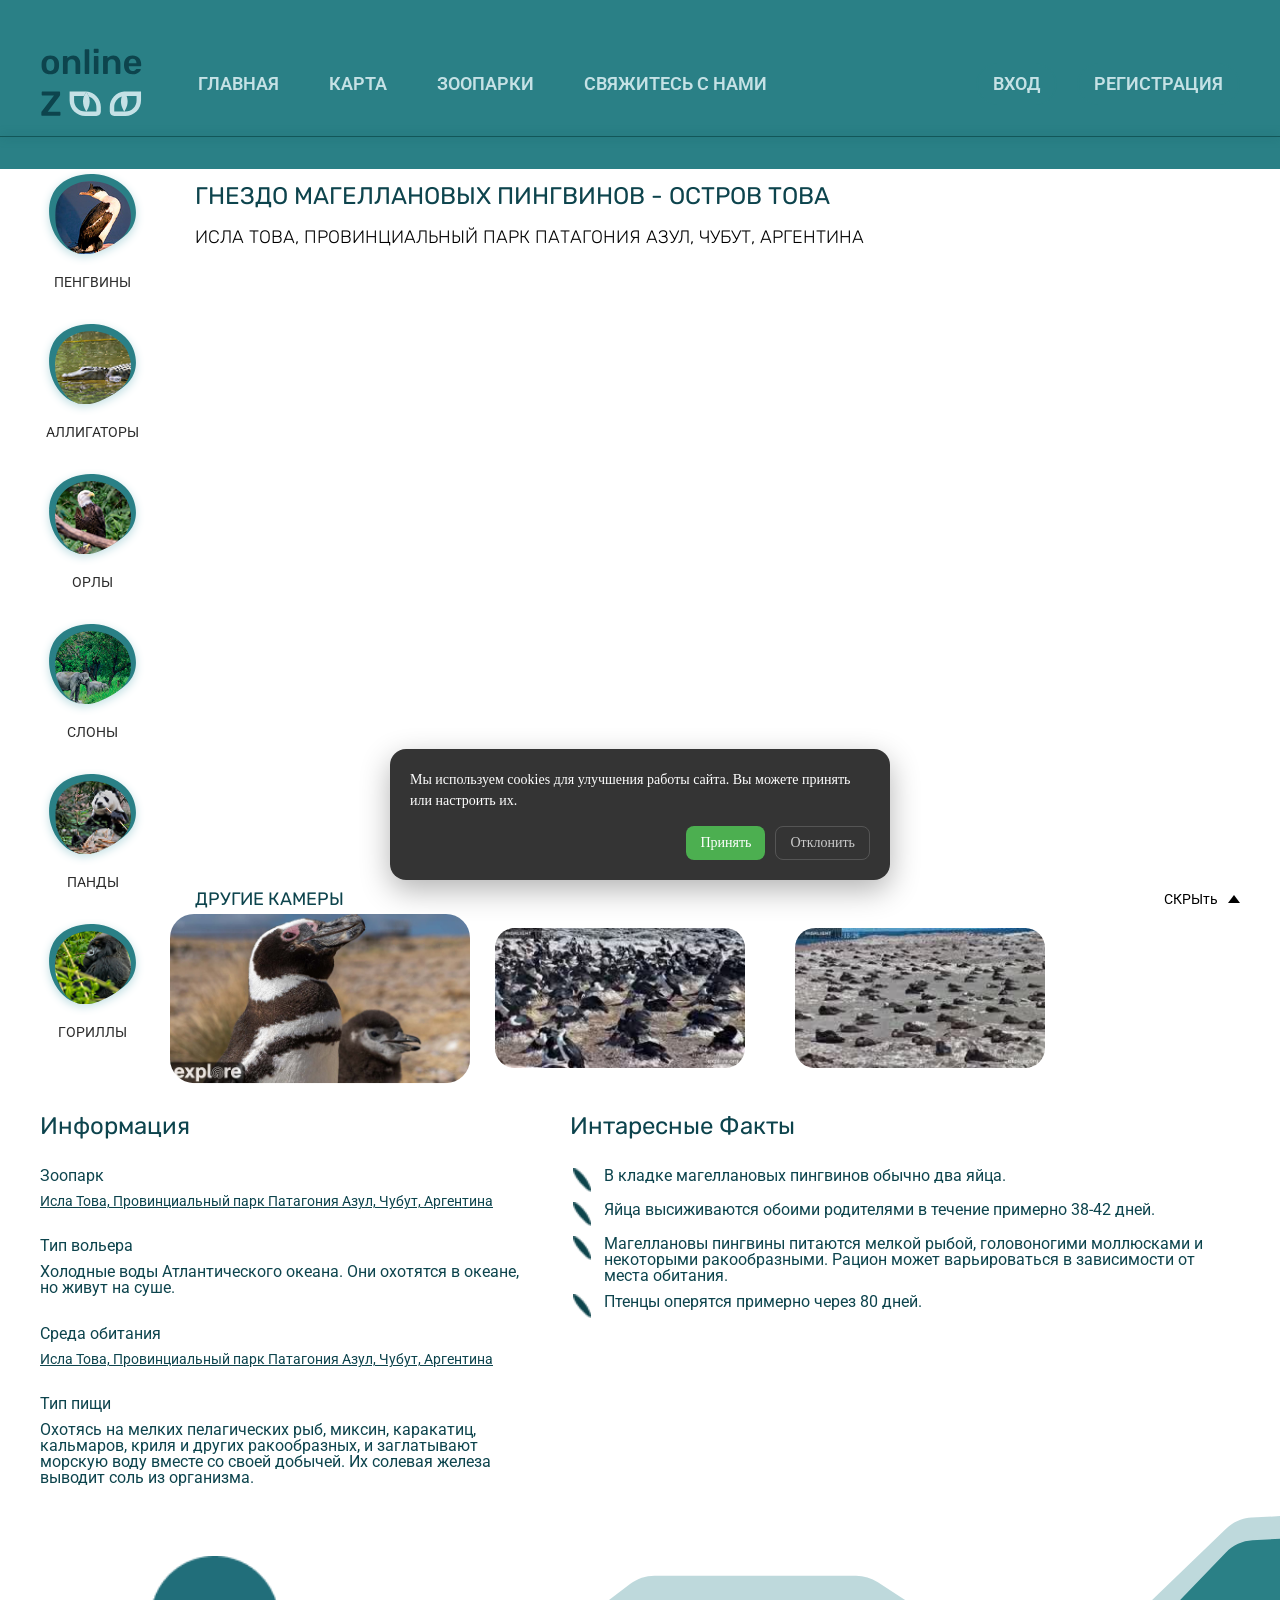
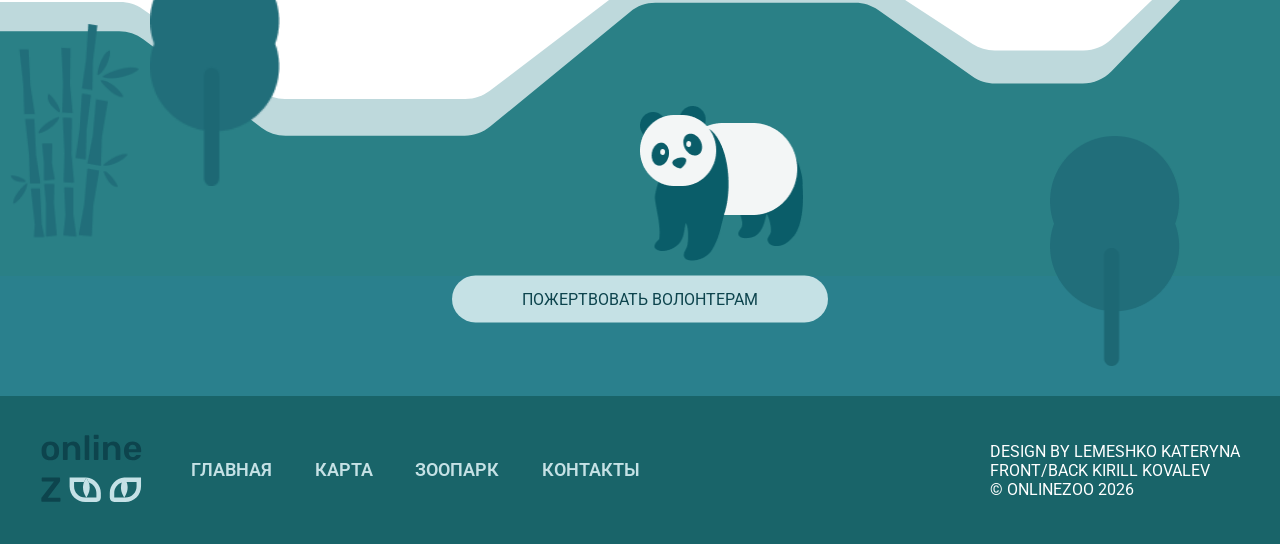
<file: penguin.html>
<!DOCTYPE html>
<html lang="en">
<head>
    <meta charset="UTF-8">
    <meta name="viewport" content="width=device-width, initial-scale=1.0">
    <link rel="preconnect" href="https://fonts.googleapis.com">

    <link rel="preconnect" href="https://fonts.gstatic.com" crossorigin>
    <link href="https://fonts.googleapis.com/css2?family=Audiowide&family=DM+Mono:ital,wght@0,300;0,400;0,500;1,300;1,400;1,500&family=Inter:ital,opsz,wght@0,14..32,100..900;1,14..32,100..900&family=Montserrat:ital,wght@0,100..900;1,100..900&family=PT+Sans:ital,wght@0,400;0,700;1,400;1,700&family=Roboto:ital,wght@0,100..900;1,100..900&family=Rubik:ital,wght@0,300..900;1,300..900&display=swap" rel="stylesheet">

    <link rel="preconnect" href="https://fonts.googleapis.com">
    <link rel="preconnect" href="https://fonts.gstatic.com" crossorigin>
    <link href="https://fonts.googleapis.com/css2?family=Audiowide&family=DM+Mono:ital,wght@0,300;0,400;0,500;1,300;1,400;1,500&family=Inter:ital,opsz,wght@0,14..32,100..900;1,14..32,100..900&family=Montserrat:ital,wght@0,100..900;1,100..900&family=PT+Sans:ital,wght@0,400;0,700;1,400;1,700&family=Roboto:ital,wght@0,100..900;1,100..900&family=Rubik:ital,wght@0,300..900;1,300..900&display=swap" rel="stylesheet">

    <link rel="stylesheet" href="./css/reset.css">
    <link rel="stylesheet" href="./css/general.css">
    <link rel="stylesheet" href="./css/header.css">
    <link rel="stylesheet" href="./css/hero.css">
    <link rel="stylesheet" href="./css/howitwork.css">
    <link rel="stylesheet" href="./css/panda.css">
    <link rel="stylesheet" href="./css/petsinzoo.css">
    <link rel="stylesheet" href="./css/payandfeed.css">
    <link rel="stylesheet" href="./css/testimonials.css">
    <link rel="stylesheet" href="./css/beautifulanimals.css">
    <link rel="stylesheet" href="./css/footer.css">
    <link rel="stylesheet" href="./css/modal.css">
    <link rel="stylesheet" href="./css/not-exist.css">
    <link rel="stylesheet" href="./css/zoo.css">
    <link rel="stylesheet" href="./css/animals.css">

    <link rel="shortcut icon" href="./images/content/panda-icon.png" type="image/x-icon">
     <meta name="description" content="Смотреть Пенгвинов онлайн.">

    <title>Смотреть пенгвинов онлайн</title>
</head>
<body>
    <svg xmlns="http://www.w3.org/2000/svg" style="display:none;">

        <symbol id="logo" viewBox="0 0 108 84" fill="none" xmlns="http://www.w3.org/2000/svg">
            <path fill-rule="evenodd" clip-rule="evenodd" d="M29.6128 58.3841V49.5161H45.2358C45.5616 49.5161 45.881 49.5382 46.2007 49.5604C46.238 49.563 46.2752 49.5655 46.3125 49.5681L44.0545 53.9501H34.0765V58.3841C34.0765 64.4964 39.0826 69.4692 45.2358 69.4692H46.3517H56.3951V65.0352C56.3951 60.1888 53.2282 56.1049 48.8582 54.604L46.3909 49.5724C54.4658 50.1643 60.8588 56.8677 60.8588 65.0352V69.4692C60.8588 71.9146 58.8568 73.9032 56.3951 73.9032H45.2358C36.623 73.9032 29.6128 66.9396 29.6128 58.3841ZM84.254 49.5724C84.2607 49.5613 84.2932 49.5161 84.2932 49.5161L84.3325 49.5681C84.3697 49.5655 84.407 49.563 84.4442 49.5604C84.7639 49.5382 85.0833 49.5161 85.4092 49.5161H101.032V58.3841C101.032 66.9396 94.0219 73.9032 85.4092 73.9032H74.2499C71.7882 73.9032 69.7862 71.9146 69.7862 69.4692V65.0352C69.7862 56.8677 76.1792 50.1643 84.254 49.5724ZM96.5684 53.9501H86.5905C87.1752 55.5353 87.641 57.4419 87.641 59.4927C87.641 65.0019 84.2932 69.4692 84.2932 69.4692C84.2932 69.4692 80.9455 65.0019 80.9455 59.4927C80.9455 57.7057 81.3114 56.0539 81.7868 54.604C77.4168 56.1049 74.2499 60.1888 74.2499 65.0352V69.4692H84.2932H85.4092C91.5624 69.4692 96.5684 64.4964 96.5684 58.3841V53.9501Z" fill="#C5E1E6"/>
            <path d="M46.3909 49.5724C46.3842 49.5613 46.3517 49.5161 46.3517 49.5161L46.3125 49.5681L44.0545 53.9501C43.4697 55.5353 43.0039 57.4419 43.0039 59.4927C43.0039 65.0019 46.3517 69.4692 46.3517 69.4692C46.3517 69.4692 49.6995 65.0019 49.6995 59.4927C49.6995 57.7057 49.3336 56.0539 48.8582 54.604L46.3909 49.5724Z" fill="#C5E1E6"/>
            <path d="M10.3123 32.3484C7.59484 32.3484 5.4929 31.6516 4.00645 30.2581C2.52 28.8413 1.71871 26.9135 1.60258 24.4748L1.56774 22.9419L1.60258 21.409C1.71871 18.9935 2.53161 17.0774 4.04129 15.6606C5.55097 14.2439 7.64129 13.5355 10.3123 13.5355C12.9832 13.5355 15.0735 14.2439 16.5832 15.6606C18.0929 17.0774 18.9058 18.9935 19.0219 21.409C19.0452 21.6877 19.0568 22.1987 19.0568 22.9419C19.0568 23.6852 19.0452 24.1961 19.0219 24.4748C18.9058 26.9135 18.1045 28.8413 16.6181 30.2581C15.1316 31.6516 13.0297 32.3484 10.3123 32.3484ZM10.3123 28.8994C11.5432 28.8994 12.4955 28.5161 13.169 27.7497C13.8426 26.96 14.2142 25.8103 14.2839 24.3006C14.3071 24.0684 14.3187 23.6155 14.3187 22.9419C14.3187 22.2684 14.3071 21.8155 14.2839 21.5832C14.2142 20.0735 13.8426 18.9355 13.169 18.169C12.4955 17.3794 11.5432 16.9845 10.3123 16.9845C9.08129 16.9845 8.12903 17.3794 7.45548 18.169C6.78194 18.9355 6.41032 20.0735 6.34065 21.5832L6.30581 22.9419L6.34065 24.3006C6.41032 25.8103 6.78194 26.96 7.45548 27.7497C8.12903 28.5161 9.08129 28.8994 10.3123 28.8994ZM23.7529 32C23.5207 32 23.3232 31.9187 23.1607 31.7561C22.9981 31.5935 22.9168 31.3961 22.9168 31.1639V14.72C22.9168 14.4877 22.9981 14.2903 23.1607 14.1277C23.3232 13.9652 23.5207 13.8839 23.7529 13.8839H26.6097C26.842 13.8839 27.0394 13.9652 27.202 14.1277C27.3645 14.2903 27.4458 14.4877 27.4458 14.72V16.1484C28.8161 14.4065 30.7555 13.5355 33.2639 13.5355C35.4007 13.5355 37.0961 14.2439 38.3503 15.6606C39.6045 17.0542 40.2316 18.9587 40.2316 21.3742V31.1639C40.2316 31.3961 40.1503 31.5935 39.9878 31.7561C39.8484 31.9187 39.651 32 39.3955 32H36.3297C36.0974 32 35.9 31.9187 35.7374 31.7561C35.5749 31.5935 35.4936 31.3961 35.4936 31.1639V21.5832C35.4936 20.2129 35.1568 19.1561 34.4832 18.4129C33.8329 17.6465 32.8807 17.2632 31.6265 17.2632C30.3955 17.2632 29.42 17.6465 28.7 18.4129C28.0032 19.1794 27.6549 20.2361 27.6549 21.5832V31.1639C27.6549 31.3961 27.5736 31.5935 27.411 31.7561C27.2716 31.9187 27.0742 32 26.8187 32H23.7529ZM45.5279 32C45.2957 32 45.0983 31.9187 44.9357 31.7561C44.7731 31.5935 44.6918 31.3961 44.6918 31.1639V8.10064C44.6918 7.84516 44.7731 7.64774 44.9357 7.50839C45.0983 7.3458 45.2957 7.26451 45.5279 7.26451H48.4195C48.675 7.26451 48.8725 7.3458 49.0118 7.50839C49.1744 7.64774 49.2557 7.84516 49.2557 8.10064V31.1639C49.2557 31.3961 49.1744 31.5935 49.0118 31.7561C48.8725 31.9187 48.675 32 48.4195 32H45.5279ZM54.5738 10.8877C54.3415 10.8877 54.1441 10.8065 53.9815 10.6439C53.8189 10.4813 53.7376 10.2839 53.7376 10.0516V7.54322C53.7376 7.31097 53.8189 7.11355 53.9815 6.95097C54.1441 6.78839 54.3415 6.7071 54.5738 6.7071H57.7441C57.9763 6.7071 58.1738 6.78839 58.3363 6.95097C58.5221 7.11355 58.615 7.31097 58.615 7.54322V10.0516C58.615 10.2839 58.5338 10.4813 58.3712 10.6439C58.2086 10.8065 57.9996 10.8877 57.7441 10.8877H54.5738ZM54.7131 32C54.4808 32 54.2834 31.9187 54.1208 31.7561C53.9583 31.5935 53.877 31.3961 53.877 31.1639V14.72C53.877 14.4877 53.9583 14.2903 54.1208 14.1277C54.2834 13.9652 54.4808 13.8839 54.7131 13.8839H57.6047C57.8602 13.8839 58.0576 13.9652 58.197 14.1277C58.3596 14.2671 58.4408 14.4645 58.4408 14.72V31.1639C58.4408 31.3961 58.3596 31.5935 58.197 31.7561C58.0576 31.9187 57.8602 32 57.6047 32H54.7131ZM63.8991 32C63.6668 32 63.4694 31.9187 63.3068 31.7561C63.1443 31.5935 63.063 31.3961 63.063 31.1639V14.72C63.063 14.4877 63.1443 14.2903 63.3068 14.1277C63.4694 13.9652 63.6668 13.8839 63.8991 13.8839H66.7559C66.9881 13.8839 67.1855 13.9652 67.3481 14.1277C67.5107 14.2903 67.592 14.4877 67.592 14.72V16.1484C68.9623 14.4065 70.9017 13.5355 73.4101 13.5355C75.5468 13.5355 77.2423 14.2439 78.4965 15.6606C79.7507 17.0542 80.3778 18.9587 80.3778 21.3742V31.1639C80.3778 31.3961 80.2965 31.5935 80.1339 31.7561C79.9946 31.9187 79.7972 32 79.5417 32H76.4759C76.2436 32 76.0462 31.9187 75.8836 31.7561C75.721 31.5935 75.6397 31.3961 75.6397 31.1639V21.5832C75.6397 20.2129 75.303 19.1561 74.6294 18.4129C73.9791 17.6465 73.0268 17.2632 71.7726 17.2632C70.5417 17.2632 69.5662 17.6465 68.8462 18.4129C68.1494 19.1794 67.801 20.2361 67.801 21.5832V31.1639C67.801 31.3961 67.7197 31.5935 67.5572 31.7561C67.4178 31.9187 67.2204 32 66.9649 32H63.8991ZM92.607 32.3484C90.0289 32.3484 87.9735 31.6052 86.4406 30.1187C84.9309 28.609 84.1296 26.4955 84.0367 23.7781L84.0018 22.9071L84.0367 22.0361C84.1528 19.3884 84.9657 17.3097 86.4754 15.8C88.0083 14.2903 90.0522 13.5355 92.607 13.5355C95.3477 13.5355 97.4612 14.3716 98.9477 16.0439C100.457 17.7161 101.212 19.9458 101.212 22.7329V23.4645C101.212 23.6968 101.131 23.8942 100.968 24.0568C100.806 24.2194 100.597 24.3006 100.341 24.3006H88.7748V24.5794C88.8212 25.8568 89.1696 26.9368 89.8199 27.8194C90.4935 28.6787 91.4109 29.1084 92.5722 29.1084C93.9425 29.1084 95.0457 28.5742 95.8818 27.5058C96.0909 27.2503 96.2535 27.0877 96.3696 27.0181C96.5089 26.9484 96.7064 26.9135 96.9618 26.9135H99.958C100.167 26.9135 100.341 26.9832 100.481 27.1226C100.643 27.2387 100.724 27.3897 100.724 27.5755C100.724 28.1329 100.388 28.7948 99.7141 29.5613C99.0638 30.3045 98.1231 30.9548 96.8922 31.5123C95.6612 32.0697 94.2328 32.3484 92.607 32.3484ZM96.4741 21.3742V21.2697C96.4741 19.8994 96.1257 18.7961 95.4289 17.96C94.7554 17.1239 93.8148 16.7058 92.607 16.7058C91.3993 16.7058 90.4586 17.1239 89.7851 17.96C89.1115 18.7961 88.7748 19.8994 88.7748 21.2697V21.3742H96.4741Z" fill="#0D444D"/>
            <path d="M2.19484 73.8064C1.93935 73.8064 1.73032 73.7252 1.56774 73.5626C1.42839 73.4 1.35871 73.191 1.35871 72.9355V70.4968C1.35871 70.1019 1.44 69.8 1.60258 69.591C1.76516 69.3587 1.85806 69.231 1.88129 69.2077L14.0052 53.5303H2.54323C2.31097 53.5303 2.11355 53.449 1.95097 53.2864C1.78839 53.1239 1.7071 52.9264 1.7071 52.6942V50.2903C1.7071 50.0348 1.77677 49.8258 1.91613 49.6632C2.07871 49.5006 2.28774 49.4194 2.54323 49.4194H19.1961C19.4516 49.4194 19.6606 49.5006 19.8232 49.6632C19.9858 49.8258 20.0671 50.0348 20.0671 50.2903V52.6942C20.0671 53.1123 19.9161 53.5187 19.6142 53.9135L7.73419 69.6606H19.5794C19.8348 69.6606 20.0439 69.7419 20.2065 69.9045C20.369 70.0671 20.4503 70.2761 20.4503 70.5316V72.9703C20.4503 73.2258 20.369 73.4348 20.2065 73.5974C20.0439 73.7368 19.8348 73.8064 19.5794 73.8064H2.19484Z" fill="#0D444D"/>
        </symbol>

        <symbol id="google-logo" viewBox="0 0 24 24" fill="none" xmlns="http://www.w3.org/2000/svg">
            <rect width="24" height="24" fill="white"/>
            <path fill-rule="evenodd" clip-rule="evenodd" d="M23.04 12.2615C23.04 11.446 22.9668 10.6619 22.8309 9.90918H12V14.3576H18.1891C17.9225 15.7951 17.1123 17.013 15.8943 17.8285V20.714H19.6109C21.7855 18.7119 23.04 15.7637 23.04 12.2615Z" fill="#4285F4"/>
            <path fill-rule="evenodd" clip-rule="evenodd" d="M11.9995 23.4998C15.1045 23.4998 17.7077 22.47 19.6104 20.7137L15.8938 17.8282C14.864 18.5182 13.5467 18.9259 11.9995 18.9259C9.00425 18.9259 6.46902 16.903 5.5647 14.1848H1.72266V17.1644C3.61493 20.9228 7.50402 23.4998 11.9995 23.4998Z" fill="#34A853"/>
            <path fill-rule="evenodd" clip-rule="evenodd" d="M5.56523 14.185C5.33523 13.495 5.20455 12.7579 5.20455 12C5.20455 11.242 5.33523 10.505 5.56523 9.81499V6.83545H1.72318C0.944318 8.38795 0.5 10.1443 0.5 12C0.5 13.8557 0.944318 15.612 1.72318 17.1645L5.56523 14.185Z" fill="#FBBC05"/>
            <path fill-rule="evenodd" clip-rule="evenodd" d="M11.9995 5.07386C13.6879 5.07386 15.2038 5.65409 16.3956 6.79364L19.694 3.49523C17.7024 1.63955 15.0992 0.5 11.9995 0.5C7.50402 0.5 3.61493 3.07705 1.72266 6.83545L5.5647 9.815C6.46902 7.09682 9.00425 5.07386 11.9995 5.07386Z" fill="#EA4335"/>
        </symbol>

        <symbol id="facebook-logo" viewBox="0 0 24 24" fill="none" xmlns="http://www.w3.org/2000/svg">
            <g clip-path="url(#clip0_3451_2065)">
            <path d="M23.5 12.0699C23.5 5.7186 18.3513 0.56988 12 0.56988C5.64872 0.56988 0.5 5.7186 0.5 12.0699C0.5 17.8099 4.70538 22.5674 10.2031 23.4302V15.3941H7.2832V12.0699H10.2031V9.53629C10.2031 6.6541 11.92 5.06207 14.5468 5.06207C15.805 5.06207 17.1211 5.28668 17.1211 5.28668V8.11675H15.671C14.2424 8.11675 13.7969 9.00322 13.7969 9.91266V12.0699H16.9863L16.4765 15.3941H13.7969V23.4302C19.2946 22.5674 23.5 17.8099 23.5 12.0699Z" fill="#1877F2"/>
            </g>
            <defs>
            <clipPath id="clip0_3451_2065">
            <rect width="24" height="24" fill="white"/>
            </clipPath>
            </defs>
        </symbol>

        <symbol id="play-btn" viewBox="0 0 23 27" xmlns="http://www.w3.org/2000/svg">
            <path d="M2.61523 2.61516L20.0496 13.0758L2.61523 23.5364V2.61516Z" fill="currentColor" stroke="white" stroke-width="5.23032" stroke-linecap="round" stroke-linejoin="round"/>
        </symbol>

        <symbol id="how-it-work-icon-1" viewBox="0 0 50 50" fill="none" xmlns="http://www.w3.org/2000/svg">
            <path d="M14 5C11.0898 5 8.60938 7.07031 8.15625 9.875C8.14453 9.94141 8.10156 9.99609 8.09375 10.0625H8.125C8.08984 10.2148 8.05078 10.3555 8.03125 10.5C7.72656 10.7109 7.43359 10.9375 7.1875 11.1875C6.01172 12.375 5.51562 13.8672 5.15625 15.0938C5.15234 15.1016 5.16016 15.1172 5.15625 15.125C3.85938 19.1133 1.53516 28.5547 1 30.7188C0.375 32.0234 0 33.4609 0 35C0 40.5117 4.48828 45 10 45C15.3867 45 19.7695 40.7148 19.9688 35.375C21.1016 36.2109 22.7422 37 25 37C27.2578 37 28.8984 36.2109 30.0312 35.375C30.2305 40.7148 34.6133 45 40 45C45.5117 45 50 40.5117 50 35C50 33.8711 49.8164 32.793 49.4688 31.7812C49.3047 31.125 46.3516 19.3906 45.0625 15.125V15.0938C44.6562 13.875 44.1172 12.3828 42.9375 11.1875C42.6445 10.8906 42.3125 10.6172 41.9375 10.375C41.918 10.2695 41.9023 10.1719 41.875 10.0625H41.9062C41.8984 9.99609 41.8555 9.94141 41.8438 9.875C41.3906 7.07031 38.9102 5 36 5C32.6758 5 30 7.67578 30 11C30 11.7344 30.1211 12.4453 30.3438 13.0938C29.8789 13.6328 29.4883 14.1211 29.2188 14.375C29.1055 14.4805 29.0977 14.4766 29.0625 14.5C27.9258 13.6641 26.5547 13.0938 25.0938 13.0938C23.6367 13.0938 22.2031 13.6172 21.0938 14.5C21.0547 14.4766 21.0508 14.4805 20.9375 14.375C20.6445 14.1016 20.2031 13.5664 19.6875 12.9688C19.8867 12.3516 20 11.6914 20 11C20 7.67578 17.3242 5 14 5ZM14 7C16.2773 7 18 8.72266 18 11C18 11.0859 17.9727 11.1641 17.9688 11.25C16.6992 10.1602 15.0664 9.1875 12.9062 9.1875C11.9375 9.1875 11.0703 9.28125 10.3125 9.46875C10.8633 8.01562 12.293 7 14 7ZM36 7C37.6914 7 39.0938 8.00391 39.6562 9.4375C38.957 9.27734 38.1875 9.1875 37.3125 9.1875C35.0703 9.1875 33.3359 10.2305 32.0312 11.375C32.0195 11.2461 32 11.125 32 11C32 8.72266 33.7227 7 36 7ZM12.9062 11.1875C14.9023 11.1875 16.2812 12.2617 17.4375 13.4688C17.4492 13.9727 17.8398 14.3906 18.3438 14.4375C18.7695 14.9336 19.1758 15.4219 19.5938 15.8125C19.8789 16.0781 20.168 16.332 20.625 16.4688C21.082 16.6055 21.7305 16.5039 22.125 16.1875L22.1562 16.1562C22.8242 15.5625 24.0508 15.0938 25.0938 15.0938C26.1367 15.0938 27.2344 15.5234 28.0625 16.1875V16.1562H28.0938C28.4805 16.4727 29.1172 16.6055 29.5625 16.4688C30.0195 16.3281 30.2812 16.0781 30.5625 15.8125C30.9844 15.4141 31.4023 14.9141 31.8438 14.4062C32.1914 14.3008 32.457 14.0117 32.5312 13.6562C33.7383 12.3711 35.207 11.1875 37.3125 11.1875C38.6289 11.1875 39.5664 11.3867 40.2812 11.7188C40.4023 11.8398 40.5547 11.9258 40.7188 11.9688C40.75 11.9805 40.7812 11.9922 40.8125 12C41.082 12.1758 41.3242 12.3828 41.5312 12.5938C42.3203 13.3945 42.7656 14.5156 43.1562 15.6875C43.1602 15.6953 43.1523 15.7109 43.1562 15.7188C43.9258 18.2695 45.207 23.1172 46.25 27.1875C44.5352 25.8086 42.3633 25 40 25C35.4688 25 31.6289 28.043 30.4062 32.1875C30.332 32.25 30.2695 32.3242 30.2188 32.4062C30.2188 32.4062 28.9297 35 25 35C21.0703 35 19.7812 32.4062 19.7812 32.4062C19.7305 32.3125 19.668 32.2305 19.5938 32.1562C18.3633 28.0273 14.5234 25 10 25C7.73438 25 5.64844 25.7578 3.96875 27.0312C5.00391 22.9688 6.25781 18.1953 7.0625 15.7188V15.6875C7.40234 14.5234 7.80469 13.3945 8.59375 12.5938C9.38281 11.793 10.5938 11.1875 12.9062 11.1875ZM25 25C22.8008 25 21 26.8008 21 29C21 31.1992 22.8008 33 25 33C27.1992 33 29 31.1992 29 29C29 26.8008 27.1992 25 25 25ZM10 27C14.4297 27 18 30.5703 18 35C18 39.4297 14.4297 43 10 43C5.57031 43 2 39.4297 2 35C2 34.3984 2.0625 33.8125 2.1875 33.25C2.38672 33.0977 2.51953 32.875 2.5625 32.625C2.5625 32.625 2.82422 31.5469 2.875 31.3438C4.19922 28.7617 6.89062 27 10 27ZM25 27C26.1172 27 27 27.8828 27 29C27 30.1172 26.1172 31 25 31C23.8828 31 23 30.1172 23 29C23 27.8828 23.8828 27 25 27ZM40 27C43.4844 27 46.4297 29.2148 47.5312 32.3125C47.5352 32.3281 47.625 32.6562 47.625 32.6562C47.6523 32.7578 47.6953 32.8516 47.75 32.9375C47.9258 33.5938 48 34.2852 48 35C48 39.4297 44.4297 43 40 43C35.5703 43 32 39.4297 32 35C32 30.5703 35.5703 27 40 27ZM4.90625 33.9688C4.86328 33.9766 4.82031 33.9883 4.78125 34C4.31641 34.1055 3.98828 34.5234 4 35C4 38.3242 6.67578 41 10 41C10.3594 41.0039 10.6953 40.8164 10.8789 40.5039C11.0586 40.1914 11.0586 39.8086 10.8789 39.4961C10.6953 39.1836 10.3594 38.9961 10 39C7.72266 39 6 37.2773 6 35C6.01172 34.7109 5.89453 34.4336 5.6875 34.2383C5.47656 34.0391 5.19141 33.9414 4.90625 33.9688ZM35.9062 33.9688C35.8633 33.9766 35.8203 33.9883 35.7812 34C35.3164 34.1055 34.9883 34.5234 35 35C35 38.3242 37.6758 41 41 41C41.3594 41.0039 41.6953 40.8164 41.8789 40.5039C42.0586 40.1914 42.0586 39.8086 41.8789 39.4961C41.6953 39.1836 41.3594 38.9961 41 39C38.7227 39 37 37.2773 37 35C37.0117 34.7109 36.8945 34.4336 36.6875 34.2383C36.4766 34.0391 36.1914 33.9414 35.9062 33.9688Z" fill="#216E7A"/>
            <circle opacity="0.8" cx="10" cy="35" r="8" fill="#216E7A"/>
            <circle opacity="0.8" cx="40" cy="35" r="8" fill="#216E7A"/>
            <path d="M5 35C5.66897 38.4715 6.73285 39.609 10 40" stroke="white" stroke-width="2" stroke-linecap="round"/>
            <path d="M35 35C35.669 38.4715 36.7328 39.609 40 40" stroke="white" stroke-width="2" stroke-linecap="round"/>
        </symbol>

        <symbol id="how-it-work-icon-2" viewBox="0 0 64 64" fill="none" xmlns="http://www.w3.org/2000/svg">
            <path opacity="0.8" d="M33.4216 33.46C32.6556 32.629 31.3436 32.629 30.5786 33.46L25.3506 39.137C23.6396 40.995 24.9566 44 27.4826 44H36.5166C39.0426 44 40.3596 40.995 38.6486 39.137L33.4216 33.46Z" fill="#216E7A"/>
            <path opacity="0.8" d="M41 35C42.6569 35 44 33.6569 44 32C44 30.3431 42.6569 29 41 29C39.3431 29 38 30.3431 38 32C38 33.6569 39.3431 35 41 35Z" fill="#216E7A"/>
            <path opacity="0.8" d="M23 35C24.6569 35 26 33.6569 26 32C26 30.3431 24.6569 29 23 29C21.3431 29 20 30.3431 20 32C20 33.6569 21.3431 35 23 35Z" fill="#216E7A"/>
            <path opacity="0.8" d="M32 31C33.6569 31 35 29.6569 35 28C35 26.3431 33.6569 25 32 25C30.3431 25 29 26.3431 29 28C29 29.6569 30.3431 31 32 31Z" fill="#216E7A"/>
            <path d="M45 8.10498C39.2 8.10498 34.078 11.965 32 17.503C29.922 11.965 24.8 8.10498 19 8.10498C11.28 8.10498 5 14.779 5 22.982C5 39.001 18.418 49.747 26.417 54.727C28.139 55.799 30.069 56.335 32 56.335C33.931 56.335 35.861 55.799 37.583 54.727C45.582 49.747 59 39.001 59 22.982C59 14.779 52.72 8.10498 45 8.10498ZM36.526 53.03C33.734 54.768 30.266 54.766 27.474 53.03C19.828 48.269 7 38.034 7 22.982C7 15.881 12.383 10.105 19 10.105C24.917 10.105 30.017 14.846 30.861 21.132L30.978 22H33.022L33.139 21.133C33.983 14.847 39.083 10.105 45 10.105C51.617 10.105 57 15.881 57 22.982C57 38.034 44.172 48.269 36.526 53.03Z" fill="#216E7A"/>
            <path d="M46 13V15C49.309 15 52 17.691 52 21H54C54 16.589 50.411 13 46 13Z" fill="#216E7A"/>
            <path d="M46 17V19C47.103 19 48 19.897 48 21H50C50 18.794 48.206 17 46 17Z" fill="#216E7A"/>
        </symbol>

        <symbol id="how-it-work-icon-3" viewBox="0 0 64 64" fill="none" xmlns="http://www.w3.org/2000/svg">
            <path d="M8 29H14V48H8V29Z" fill="#216E7A" fill-opacity="0.8"/>
            <path d="M56.427 36.815C55.49 36.122 54.239 35.92 52.992 36.265L37.703 40.492C37.891 40.028 38 39.523 38 38.991C38 36.79 36.206 35 34 35H24.623C23.957 34 22.261 31 20 31H16V30C16 28.346 14.654 27 13 27H9C7.346 27 6 28.346 6 30V47C6 48.654 7.346 50 9 50H13C14.654 50 16 48.655 16 47V46.248L28.139 54.45C29.663 55.482 31.437 56 33.214 56C34.856 56 36.501 55.558 37.956 54.669L56.129 43.568C57.283 42.865 58 41.587 58 40.235V39.922C58 38.691 57.427 37.559 56.427 36.815ZM14 47C14 47.552 13.551 48 13 48H12V44H10V48H9C8.449 48 8 47.552 8 47V30C8 29.448 8.449 29 9 29H13C13.551 29 14 29.449 14 30V47ZM56 40.235C56 40.895 55.65 41.518 55.087 41.862L36.914 52.962C34.549 54.405 31.545 54.34 29.26 52.793L16 43.835V33H20C21.059 33 22.469 35.034 23.088 36.409L23.354 37H34C35.103 37 36 37.893 36 38.99C36 40.098 35.103 41 34 41H24V43H34H36L53.524 38.193C54.165 38.015 54.804 38.1 55.234 38.422C55.721 38.783 56 39.33 56 39.922V40.235Z" fill="#216E7A"/>
            <path d="M39 30C41.631 30 52 23.441 52 15C52 11.141 48.86 8 45 8C42.457 8 40.226 9.363 39 11.397C37.774 9.363 35.543 8 33 8C29.14 8 26 11.141 26 15C26 23.441 36.369 30 39 30ZM33 10C35.757 10 38 12 38 15H40C40 12 42.243 10 45 10C47.757 10 50 12.243 50 15C50 22.563 40.321 28 39 28C37.679 28 28 22.563 28 15C28 12.243 30.243 10 33 10Z" fill="#216E7A"/>
        </symbol>

        <symbol id="heart--icon" viewBox="0 0 24 24" fill="none" xmlns="http://www.w3.org/2000/svg">
            <path d="M19.513 12.5834L12.013 20.0114L4.513 12.5834C4.0183 12.102 3.62864 11.5234 3.36854 10.884C3.10845 10.2447 2.98356 9.55836 3.00173 8.86834C3.01991 8.17832 3.18076 7.49954 3.47415 6.87474C3.76755 6.24994 4.18713 5.69266 4.70648 5.23799C5.22583 4.78331 5.8337 4.4411 6.49181 4.23289C7.14991 4.02468 7.844 3.95499 8.53036 4.02821C9.21673 4.10143 9.8805 4.31596 10.4799 4.65831C11.0792 5.00066 11.6012 5.46341 12.013 6.01741C12.4265 5.46743 12.9491 5.00873 13.5481 4.67001C14.1471 4.3313 14.8095 4.11986 15.4939 4.04893C16.1784 3.978 16.8701 4.04911 17.5258 4.2578C18.1815 4.46649 18.787 4.80828 19.3045 5.26177C19.8221 5.71526 20.2404 6.27069 20.5334 6.8933C20.8264 7.51591 20.9877 8.19229 21.0073 8.88012C21.0269 9.56794 20.9043 10.2524 20.6471 10.8907C20.39 11.5289 20.0039 12.1072 19.513 12.5894" stroke="#19707D" stroke-width="1.5" stroke-linecap="round" stroke-linejoin="round"/>
        </symbol>

        <symbol id="tv--icon" viewBox="0 0 23 23" fill="none" xmlns="http://www.w3.org/2000/svg">
            <g clip-path="url(#clip0_219_26)">
            <path d="M18.1988 6.70496H4.78876C3.73074 6.70496 2.87305 7.56265 2.87305 8.62067V17.2414C2.87305 18.2994 3.73074 19.1571 4.78876 19.1571H18.1988C19.2568 19.1571 20.1145 18.2994 20.1145 17.2414V8.62067C20.1145 7.56265 19.2568 6.70496 18.1988 6.70496Z" stroke="#216E7A" stroke-width="1.43679" stroke-linecap="round" stroke-linejoin="round"/>
            <path d="M15.3259 2.87354L11.4945 6.70497L7.66309 2.87354" stroke="#216E7A" stroke-width="1.43679" stroke-linecap="round" stroke-linejoin="round"/>
            </g>
            <defs>
            <clipPath id="clip0_219_26">
            <rect width="22.9886" height="22.9886" fill="white"/>
            </clipPath>
            </defs>
        </symbol>

        <symbol id="arrow--right" width="17" height="23" viewBox="0 0 17 23" fill="none" xmlns="http://www.w3.org/2000/svg">
            <path d="M5.75 0.75L15.1027 10.8509C15.4651 11.2423 15.4565 11.8494 15.083 12.2304L5.75 21.75" stroke="#19707D" stroke-width="1.5" stroke-linecap="round"/>
            <path d="M0.75 0.75L10.1027 10.8509C10.4651 11.2423 10.4565 11.8494 10.083 12.2304L0.75 21.75" stroke="#19707D" stroke-width="1.5" stroke-linecap="round"/>
        </symbol>

        <symbol id="penguin--icon" viewBox="0 0 33 66" fill="none" xmlns="http://www.w3.org/2000/svg">
            <path d="M13.9111 59.1991C14.1596 58.1944 14.0656 56.3396 14.0656 56.3396L18.5481 54.3302C18.5481 54.3302 18.1388 55.552 18.2389 56.3396C18.3245 57.0124 18.7255 57.2972 18.8572 57.9625C19.0096 58.7323 18.6789 59.2077 18.8572 59.9719C18.9833 60.5122 19.3982 61.2857 19.3982 61.2857C19.3982 61.2857 20.0175 61.1423 20.3256 60.8993C20.7606 60.5562 20.8183 60.1783 21.0212 59.6628C21.5625 58.2865 20.8666 55.8759 21.0212 55.8759C21.1757 55.8759 25.0399 58.5035 25.0399 58.5035C25.0399 58.5035 24.521 59.6496 24.4216 60.4356C24.2693 61.6405 24.4497 62.459 23.6488 63.5269C23.3165 63.8031 22.6441 63.9906 22.6441 63.9906C22.6441 63.9906 20.4802 66 20.5575 65.459C20.5575 64.7635 20.712 63.6815 20.712 63.6815C20.712 63.6815 16.075 65.8454 16.075 65.459C15.9204 64.8407 16.616 63.9906 16.616 63.9906C16.616 63.9906 14.993 64.9953 15.1476 64.5316C15.2556 64.2077 15.4641 63.8504 15.6561 63.5609C15.5713 63.6295 15.4777 63.6772 15.3795 63.6815C14.8359 63.7053 14.9158 62.3677 14.9158 62.3677C14.9158 62.3677 12.3654 63.9906 11.2062 63.9906C10.9413 63.4785 11.0516 62.5222 11.0516 62.5222C11.0516 62.5222 9.1968 63.1405 8.34668 63.0632C8.50125 62.0585 9.2294 61.7816 9.96963 61.1311C11.2573 59.9996 13.1382 59.5855 13.9111 59.1991Z" fill="#0A5D69"/>
            <path d="M1.00468 0.386476C0.761655 0.486835 0.468771 0.674032 0.262104 0.816252C0.15513 0.889867 0.187455 1.05076 0.313518 1.08192C0.576551 1.14694 0.953546 1.24078 1.23653 1.31388C2.63339 1.6747 3.44268 1.80681 4.79157 2.31856C6.47004 2.95534 7.44066 3.34261 8.88759 4.40521C9.56041 4.89932 9.96626 5.16339 10.5105 5.79631L10.5169 5.80371C11.3145 6.73114 11.8548 7.35951 11.9789 8.57851C12.0125 8.9088 11.9789 9.42863 11.9789 9.42863C11.9789 9.42863 12.7939 9.93171 13.37 10.1242C14.9157 10.6651 20.5574 8.34663 20.5574 5.8736C19.9391 3.94148 18.7256 2.23641 16.5386 1.31388C15.9313 1.05768 15.5668 0.952887 14.9157 0.850176C14.0809 0.718498 13.5955 0.802546 12.7518 0.850176C11.4733 0.922346 10.7859 1.34795 9.50586 1.31388C8.52869 1.28787 7.99649 1.09118 7.03279 0.927459C5.45719 0.659793 4.61206 0.131625 3.01405 0.154626C2.22422 0.165994 1.73479 0.0849755 1.00468 0.386476Z" fill="#0A5D69"/>
            <path d="M16.3072 9.35129C15.2912 9.79303 13.634 10.0608 13.2826 10.1142C13.2562 10.1182 13.2479 10.1514 13.2682 10.1686L14.7615 11.4379L17.621 13.6019C17.621 13.6019 19.5886 15.3202 20.3259 16.7705C20.6765 17.4601 20.7616 17.8966 21.0214 18.6253C21.669 20.4416 22.4898 23.3396 22.4898 23.3396C22.4898 23.3396 23.0533 25.355 23.8036 26.4309C24.2438 27.0621 24.6139 27.3175 25.1175 27.8993C25.9596 28.8724 26.626 29.3 27.2041 30.4496C27.9354 31.904 27.6511 32.7785 27.9769 34.5457C28.4057 36.8708 29.2908 40.8829 29.2908 40.8829V42.0422C29.2908 43.521 29.447 44.3584 29.2908 45.829C29.1375 47.2712 28.5179 49.4614 28.5179 49.4614L26.8034 54.9623C26.7867 55.0158 26.8597 55.0474 26.8861 54.998C27.2144 54.3842 27.8297 53.2174 28.2088 52.3981C28.7498 50.9297 28.9069 49.5094 29.4453 47.6838C29.6765 46.9001 30.0383 45.7695 30.169 45.3633C30.1832 45.319 30.2463 45.3214 30.2577 45.3665L31.4547 50.0796C31.4547 50.0796 32.073 51.7799 32.6912 51.8571C33.068 51.5418 32.9231 50.6206 32.9231 50.6206C32.9231 50.6206 32.1889 48.3319 31.8411 46.8337C31.4944 45.3401 31.4449 44.4734 31.1456 42.9696C31.0011 42.2439 30.8821 41.8444 30.7591 41.1148C30.6819 39.6464 30.6097 37.2055 30.5273 34.7002C30.4618 32.7084 30.6579 31.5719 30.3727 29.5995C30.2228 28.5626 30.0873 27.9879 29.8317 26.9719C29.3335 24.9911 28.8998 23.9183 28.1315 22.0258C27.456 20.3617 26.8945 19.5085 26.1994 17.8525C25.6485 16.5398 25.5072 15.7328 24.8856 14.452C24.176 12.9898 23.5076 12.3196 22.7217 10.897C22.1799 9.91628 21.8442 9.37851 21.4079 8.3466C21.0554 7.5131 20.6601 6.2149 20.5746 5.93002C20.5674 5.90598 20.5367 5.90018 20.521 5.91979C20.339 6.14762 19.5163 7.16225 18.8575 7.72834C17.9621 8.49771 17.3898 8.88058 16.3072 9.35129Z" fill="#0A5D69"/>
            <path d="M5.87394 34.0048C6.24482 32.5529 7.11047 30.3724 7.11047 30.3724L9.81539 46.6019C9.81539 46.6019 9.35169 48.7659 7.96059 48.3795C7.11047 47.993 6.18307 47.2975 5.71937 46.3701C5.34494 45.6818 5.33074 45.2066 5.17839 44.438C4.93715 43.221 4.95175 42.5101 4.94654 41.2694C4.94023 39.768 5.05347 38.9198 5.25075 37.4421L5.25567 37.4052C5.43427 36.0674 5.53987 35.3125 5.87394 34.0048Z" fill="#0A5D69" stroke="#0A5D69" stroke-width="0.154567"/>
            <path d="M12.1328 9.92859C12.3509 9.92859 12.4721 9.98072 12.5449 10.0262C12.6363 10.0834 12.6741 10.1359 12.7842 10.246C13.4186 10.8803 13.758 11.1393 14.3555 11.66C14.9679 12.1938 15.5123 12.5057 16 12.8007C16.4848 13.0939 16.9283 13.3787 17.4189 13.8759C19.165 15.6451 20.1441 16.7397 20.7715 18.9911C21.541 21.7528 22.6047 25.1692 24.3193 27.6434L24.3447 27.6805L24.377 27.7118C24.5969 27.9317 24.8432 28.161 25.0889 28.3905C25.3372 28.6225 25.588 28.858 25.8291 29.1014C26.3155 29.5925 26.7345 30.088 26.9883 30.5956C27.7931 32.2052 28.79 36.3733 28.79 40.6512C28.79 41.5648 28.8537 42.2806 28.9033 42.9677C28.9525 43.6487 28.9879 44.3136 28.9453 45.163C28.565 47.8919 28.0355 49.9441 27.1953 52.6952C26.3961 54.9622 25.4805 56.7382 24.6045 58.3534C24.0538 58.2761 23.4747 58.1243 22.9766 57.9569C22.6805 57.8574 22.4196 57.755 22.2178 57.6659C22.117 57.6214 22.0337 57.5814 21.9697 57.5477C21.9486 57.5366 21.9306 57.5254 21.915 57.5165C21.9111 57.5023 21.9045 57.4843 21.8994 57.4608C21.8872 57.4041 21.8765 57.337 21.8633 57.2518C21.8507 57.171 21.8354 57.0734 21.8174 56.9755C21.7514 56.6176 21.6025 55.9982 20.9912 55.7274L20.9902 55.7284C20.7796 55.6277 20.5307 55.5727 20.3018 55.5321C20.0883 55.4943 19.7447 55.4463 19.4951 55.4042C18.9934 55.3194 18.4472 55.1965 17.9033 54.9423L17.6709 54.8251L17.5381 54.7655C17.265 54.6682 16.9539 54.6989 16.7041 54.8661L16.585 54.9608C16.3094 55.2199 15.8892 55.5881 15.4424 55.8885C15.0663 56.1414 14.7309 56.3021 14.4746 56.3573C14.4104 56.2675 14.3743 56.154 14.3418 55.9823C14.2966 55.7432 14.2557 55.2952 14.0488 54.8798C13.7685 54.3169 13.486 53.9146 13.1973 53.536C12.9062 53.1544 12.6304 52.8224 12.3174 52.3524C11.5077 51.1369 11.0045 50.636 10.4395 49.4393C10.0742 48.1852 9.92035 47.0078 9.80469 45.7421C9.68871 44.4728 9.60866 43.0921 9.38184 41.5077C9.06087 39.2658 8.7322 37.1945 8.42578 35.2899C8.12032 33.3913 7.83713 31.6616 7.60645 30.0868C7.4421 27.9917 7.35763 26.8223 7.37793 24.7352C7.40267 22.1911 7.30415 20.6042 7.82812 18.4335L7.8291 18.4276C8.41568 15.8588 9.09971 14.4492 10.3965 12.16C10.7851 11.6055 11.1322 11.0498 11.4941 10.5751C11.6723 10.3414 11.8291 10.1628 11.9639 10.0468C12.1117 9.91958 12.1618 9.92859 12.1328 9.92859Z" fill="white" stroke="#0A5D69"/>
        </symbol>

        <symbol id="american-experss--icon" viewBox="0 0 14 14" fill="none" xmlns="http://www.w3.org/2000/svg">
            <path d="M0 0H13.2411V7.14795L12.5857 8.17201L13.2411 9.08342V13.2411H0V6.50279L0.409624 6.03172L0 5.58113V0Z" fill="#016FD0"/>
            <path d="M2.57031 9.22679V7.14795H4.77142L5.00758 7.45581L5.25154 7.14795H13.241V9.08343C13.241 9.08343 13.0321 9.22471 12.7904 9.22679H8.3665L8.10024 8.89909V9.22679H7.22774V8.6674C7.22774 8.6674 7.10856 8.74548 6.85089 8.74548H6.55391V9.22679H5.23287L4.99705 8.91233L4.75762 9.22679H2.57031Z" fill="white"/>
            <path d="M0 5.58126L0.496359 4.42407H1.35476L1.63645 5.07228V4.42407H2.70352L2.87121 4.89258L3.03378 4.42407H7.82383V4.65961C7.82383 4.65961 8.07564 4.42407 8.48947 4.42407L10.0437 4.4295L10.3205 5.06923V4.42407H11.2135L11.4592 4.79154V4.42407H12.3604V6.50292H11.4592L11.2237 6.13425V6.50292H9.91172L9.77979 6.17522H9.42708L9.29729 6.50292H8.40754C8.05145 6.50292 7.82383 6.27219 7.82383 6.27219V6.50292H6.48231L6.21605 6.17522V6.50292H1.22759L1.09575 6.17522H0.744164L0.613248 6.50292H0L0 5.58126Z" fill="white"/>
            <path fill-rule="evenodd" clip-rule="evenodd" d="M0.00292969 6.23675L0.67241 4.68018H1.17996L1.8488 6.23675H1.40333L1.28045 5.92505H0.562323L0.438796 6.23675H0.00292969ZM1.13911 5.58724L0.920217 5.04256L0.700684 5.58724H1.13911Z" fill="#016FD0"/>
            <path d="M1.89453 6.23675V4.68018L2.51392 4.68248L2.87418 5.68606L3.22581 4.68018H3.84025V6.23675H3.4511V5.0898L3.0386 6.23675H2.69732L2.28367 5.0898V6.23675H1.89453Z" fill="#016FD0"/>
            <path d="M4.10645 6.23675V4.68018H5.37628V5.02836H4.49968V5.29461H5.3558V5.62231H4.49968V5.89881H5.37628V6.23675H4.10645Z" fill="#016FD0"/>
            <path fill-rule="evenodd" clip-rule="evenodd" d="M5.60156 6.23675V4.68018H6.46753C6.75447 4.68018 7.01157 4.85761 7.01157 5.18517C7.01157 5.46518 6.7948 5.64554 6.58466 5.66328L7.09669 6.23675H6.62114L6.15456 5.68376H5.99071V6.23675H5.60156ZM6.43539 5.0284H5.99056V5.3561H6.44115C6.51914 5.3561 6.61972 5.29566 6.61972 5.19225C6.61972 5.11187 6.54209 5.0284 6.43539 5.0284Z" fill="#016FD0"/>
            <path d="M7.56823 6.23675H7.1709V4.68018H7.56823V6.23675Z" fill="#016FD0"/>
            <path d="M8.50952 6.23675H8.42376C8.00879 6.23675 7.75684 5.90982 7.75684 5.46486C7.75684 5.00891 8.00596 4.68018 8.53 4.68018H8.96011V5.04884H8.51428C8.30155 5.04884 8.1511 5.21485 8.1511 5.4687C8.1511 5.77015 8.32313 5.89676 8.57096 5.89676H8.67337L8.50952 6.23675Z" fill="#016FD0"/>
            <path fill-rule="evenodd" clip-rule="evenodd" d="M8.6875 6.23675L9.35698 4.68018H9.86453L10.5334 6.23675H10.0879L9.96502 5.92505H9.24689L9.12337 6.23675H8.6875ZM9.82368 5.58724L9.60479 5.04256L9.38525 5.58724H9.82368Z" fill="#016FD0"/>
            <path d="M10.5781 6.23675V4.68018H11.0729L11.7046 5.65816V4.68018H12.0937V6.23675H11.615L10.9673 5.23317V6.23675H10.5781Z" fill="#016FD0"/>
            <path d="M2.83691 8.96063V7.40405H4.10675V7.75223H3.23015V8.01849H4.08627V8.34619H3.23015V8.62268H4.10675V8.96063H2.83691Z" fill="#016FD0"/>
            <path d="M9.05859 8.96063V7.40405H10.3284V7.75223H9.45183V8.01849H10.3039V8.34619H9.45183V8.62268H10.3284V8.96063H9.05859Z" fill="#016FD0"/>
            <path d="M4.15535 8.96063L4.77362 8.19194L4.14062 7.40405H4.63089L5.00788 7.89112L5.38614 7.40405H5.85721L5.23253 8.18234L5.85195 8.96063H5.36175L4.99572 8.48124L4.63857 8.96063H4.15535Z" fill="#016FD0"/>
            <path fill-rule="evenodd" clip-rule="evenodd" d="M5.89844 8.96087V7.4043H6.75801C7.11071 7.4043 7.31676 7.63162 7.31676 7.92785C7.31676 8.28544 7.05405 8.46932 6.70745 8.46932H6.29782V8.96087H5.89844ZM6.72924 7.75643H6.29785V8.11485H6.72796C6.84161 8.11485 6.92125 8.03953 6.92125 7.93564C6.92125 7.82506 6.84121 7.75643 6.72924 7.75643Z" fill="#016FD0"/>
            <path fill-rule="evenodd" clip-rule="evenodd" d="M7.48633 8.96063V7.40405H8.3523C8.63924 7.40405 8.89633 7.58149 8.89633 7.90904C8.89633 8.18906 8.67957 8.36942 8.46943 8.38715L8.98146 8.96063H8.50591L8.03932 8.40763H7.87547V8.96063H7.48633ZM8.32032 7.7522H7.87549V8.0799H8.32608C8.40407 8.0799 8.50465 8.01946 8.50465 7.91605C8.50465 7.83567 8.42702 7.7522 8.32032 7.7522Z" fill="#016FD0"/>
            <path d="M10.5094 8.96063V8.62268H11.2882C11.4034 8.62268 11.4533 8.56041 11.4533 8.49212C11.4533 8.42668 11.4036 8.36053 11.2882 8.36053H10.9362C10.6303 8.36053 10.46 8.17415 10.46 7.89432C10.46 7.64474 10.616 7.40405 11.0706 7.40405H11.8284L11.6645 7.75428H11.0091C10.8838 7.75428 10.8453 7.82002 10.8453 7.8828C10.8453 7.94733 10.8929 8.01849 10.9886 8.01849H11.3573C11.6983 8.01849 11.8463 8.21192 11.8463 8.46524C11.8463 8.73757 11.6814 8.96063 11.3387 8.96063H10.5094Z" fill="#016FD0"/>
            <path d="M11.9371 8.96063V8.62268H12.7159C12.8311 8.62268 12.881 8.56041 12.881 8.49212C12.881 8.42668 12.8313 8.36053 12.7159 8.36053H12.364C12.0581 8.36053 11.8877 8.17415 11.8877 7.89432C11.8877 7.64474 12.0437 7.40405 12.4983 7.40405H13.2561L13.0922 7.75428H12.4368C12.3116 7.75428 12.273 7.82002 12.273 7.8828C12.273 7.94733 12.3207 8.01849 12.4164 8.01849H12.785C13.126 8.01849 13.274 8.21192 13.274 8.46524C13.274 8.73757 13.1091 8.96063 12.7665 8.96063H11.9371Z" fill="#016FD0"/>
        </symbol>

        <symbol id="visa--icon" viewBox="0 0 34 11" fill="none" xmlns="http://www.w3.org/2000/svg">
            <path d="M14.3807 10.5856H11.6924L13.3739 0.188477H16.0621L14.3807 10.5856Z" fill="#00579F"/>
            <path d="M24.1268 0.442645C23.5966 0.232274 22.7555 0 21.7156 0C19.0608 0 17.1912 1.4157 17.1798 3.43972C17.1577 4.93304 18.5183 5.76247 19.5359 6.26039C20.576 6.76918 20.9295 7.10128 20.9295 7.5548C20.9189 8.25133 20.0891 8.5724 19.3151 8.5724C18.2418 8.5724 17.6667 8.40687 16.7927 8.01935L16.4387 7.85323L16.0625 10.1871C16.693 10.4744 17.8547 10.7293 19.0608 10.7405C21.8816 10.7405 23.718 9.3467 23.7398 7.18978C23.7505 6.00621 23.0321 5.09931 21.4832 4.35823C20.5429 3.88251 19.9671 3.56174 19.9671 3.07499C19.9781 2.63249 20.4541 2.17926 21.5155 2.17926C22.3895 2.15707 23.0316 2.36714 23.5181 2.57736L23.7612 2.68777L24.1268 0.442645Z" fill="#00579F"/>
            <path fill-rule="evenodd" clip-rule="evenodd" d="M28.9384 0.188477H31.0178L33.1866 10.5854H30.6975C30.6975 10.5854 30.4539 9.39081 30.3767 9.02578H26.9251C26.8253 9.30216 26.3609 10.5854 26.3609 10.5854H23.54L27.5332 1.05113C27.8099 0.376354 28.2971 0.188477 28.9384 0.188477ZM28.7724 3.99328C28.7724 3.99328 27.9205 6.305 27.6991 6.9023H29.9336C29.823 6.38248 29.314 3.89376 29.314 3.89376L29.1261 2.99788C29.047 3.22857 28.9325 3.54573 28.8554 3.75966C28.8031 3.90468 28.7679 4.00225 28.7724 3.99328Z" fill="#00579F"/>
            <path d="M9.44689 0.188477L6.8141 7.27829L6.5264 5.84039C6.03965 4.18125 4.51311 2.37862 2.80957 1.4823L5.22111 10.5745H8.06397L12.2896 0.188477H9.44689V0.188477Z" fill="#00579F"/>
            <path d="M4.36955 0.188477H0.0442497L0 0.398553C3.37401 1.26135 5.60854 3.34109 6.52662 5.84083L5.58635 1.06245C5.43155 0.398406 4.95582 0.210381 4.36955 0.188477Z" fill="#FAA61A"/>
        </symbol>

        <symbol id="master-card--icon" viewBox="0 0 22 15" fill="none" xmlns="http://www.w3.org/2000/svg">
            <g opacity="0.01">
            <rect width="21.9259" height="14.8148" fill="white"/>
            </g>
            <rect x="8.02539" y="2.51196" width="5.75099" height="9.39307" fill="#FF5F00"/>
            <path d="M8.61818 7.20941C8.61674 5.37676 9.45803 3.64522 10.8997 2.51371C8.45056 0.588978 4.93355 0.869332 2.82029 3.15775C0.707038 5.44616 0.707038 8.97433 2.82029 11.2627C4.93355 13.5512 8.45056 13.8315 10.8997 11.9068C9.45757 10.7749 8.61623 9.04265 8.61818 7.20941Z" fill="#EB001B"/>
            <path fill-rule="evenodd" clip-rule="evenodd" d="M19.9944 10.7188V10.9113H19.9579V10.7188H19.8799V10.679H20.0773V10.7188H19.9944ZM20.3777 10.679V10.9113H20.3362V10.7355L20.2715 10.8864H20.2267L20.162 10.7355V10.9113H20.1188V10.679H20.1785L20.2482 10.845L20.3179 10.679H20.3777Z" fill="#F79E1B"/>
            <path d="M20.5646 7.20952C20.5645 9.49654 19.2587 11.5828 17.2016 12.5822C15.1445 13.5816 12.6973 13.3187 10.8994 11.9052C12.3404 10.7728 13.1818 9.04144 13.1818 7.20869C13.1818 5.37594 12.3404 3.64463 10.8994 2.51216C12.6973 1.09865 15.1445 0.835787 17.2016 1.8352C19.2587 2.83461 20.5645 4.92084 20.5646 7.20786V7.20952Z" fill="#F79E1B"/>
        </symbol>

        <symbol id="maestro-card--icon" viewBox="0 0 19 15" fill="none" xmlns="http://www.w3.org/2000/svg">
            <rect x="6.63086" y="1.19971" width="4.91307" height="8.83058" fill="#6C6BBD"/>
            <path d="M6.93903 5.61493C6.93903 3.82293 7.7753 2.23004 9.08445 1.19964C8.12872 0.448 6.9241 0 5.61494 0C2.51378 0 0 2.51378 0 5.61493C0 8.71609 2.51378 11.2299 5.61494 11.2299C6.9241 11.2299 8.12872 10.7819 9.08445 10.0302C7.78027 8.99982 6.93903 7.40693 6.93903 5.61493Z" fill="#D32011"/>
            <path d="M18.1684 5.61493C18.1684 8.71609 15.6546 11.2299 12.5535 11.2299C11.2443 11.2299 10.0397 10.7819 9.08398 10.0302C10.3882 8.99982 11.2294 7.40693 11.2294 5.61493C11.2294 3.82293 10.3931 2.23004 9.08398 1.19964C10.0397 0.448 11.2443 0 12.5535 0C15.6546 0 18.1684 2.51378 18.1684 5.61493Z" fill="#0099DF"/>
            <path fill-rule="evenodd" clip-rule="evenodd" d="M11.4739 12.8575H12.0065V12.5538H11.4789V12.1008H11.1503V12.5538H10.8467V12.8525H11.1503V13.5344C11.1503 13.8829 11.2847 14.087 11.668 14.087C11.8074 14.087 11.9667 14.0422 12.0712 13.9725L11.9766 13.6937C11.8771 13.7485 11.7725 13.7783 11.6879 13.7783C11.5286 13.7783 11.4739 13.6788 11.4739 13.5295V12.8575ZM13.4302 12.5638C13.3605 12.5389 13.2659 12.524 13.2012 12.524C13.017 12.524 12.8926 12.6086 12.8079 12.7381V12.5589H12.4844V14.0472H12.8079V13.2109C12.8079 12.967 12.9125 12.8277 13.1265 12.8277C13.1912 12.8277 13.2609 12.8376 13.3306 12.8675L13.4302 12.5638ZM7.85482 13.176C7.88966 12.9619 8.01909 12.8126 8.25304 12.8126C8.46211 12.8126 8.59651 12.942 8.63136 13.176H7.85482ZM8.25797 12.524C8.6761 12.524 8.95984 12.8426 8.96481 13.3055C8.96481 13.3286 8.96349 13.3503 8.96221 13.3714C8.96101 13.3913 8.95984 13.4106 8.95984 13.43H7.85477C7.90454 13.6988 8.0937 13.7933 8.30277 13.7933C8.4521 13.7933 8.61139 13.7386 8.73584 13.639L8.89512 13.878C8.71095 14.0323 8.50686 14.087 8.28286 14.087C7.83486 14.087 7.51628 13.7784 7.51628 13.3055C7.51628 12.8426 7.81992 12.524 8.25797 12.524ZM10.3887 12.9421C10.2991 12.8874 10.1149 12.8127 9.92577 12.8127C9.74657 12.8127 9.64204 12.8774 9.64204 12.9869C9.64204 13.0865 9.75653 13.1164 9.89591 13.1313L10.0502 13.1512C10.3738 13.196 10.5729 13.3354 10.5729 13.5992C10.5729 13.8829 10.324 14.087 9.89093 14.087C9.64702 14.087 9.42302 14.0223 9.24382 13.8929L9.39813 13.639C9.50764 13.7237 9.67191 13.7933 9.89591 13.7933C10.1149 13.7933 10.2344 13.7286 10.2344 13.6141C10.2344 13.5295 10.1498 13.4847 9.97057 13.4598L9.81626 13.4399C9.48275 13.3951 9.30355 13.2408 9.30355 13.0019C9.30355 12.7032 9.54746 12.524 9.92577 12.524C10.1647 12.524 10.3788 12.5788 10.5331 12.6783L10.3887 12.9421ZM14.2066 12.8674C14.2613 12.8426 14.3261 12.8326 14.3908 12.8326C14.4555 12.8326 14.5152 12.8426 14.5749 12.8674C14.6347 12.8923 14.6845 12.9272 14.7243 12.967C14.7691 13.0068 14.7989 13.0566 14.8238 13.1163C14.8487 13.1761 14.8587 13.2408 14.8587 13.3105C14.8587 13.3802 14.8487 13.4449 14.8238 13.5046C14.7989 13.5594 14.7691 13.6141 14.7243 13.6539C14.6845 13.6987 14.6347 13.7286 14.5749 13.7535C14.5202 13.7784 14.4555 13.7883 14.3908 13.7883C14.3261 13.7883 14.2663 13.7784 14.2066 13.7535C14.1469 13.7286 14.0971 13.6938 14.0573 13.6539C14.0125 13.6141 13.9826 13.5643 13.9577 13.5046C13.9328 13.4449 13.9229 13.3802 13.9229 13.3105C13.9229 13.2408 13.9328 13.1761 13.9577 13.1163C13.9826 13.0616 14.0174 13.0068 14.0573 12.967C14.1021 12.9222 14.1518 12.8923 14.2066 12.8674ZM14.3907 12.524C14.5052 12.524 14.6147 12.5439 14.7143 12.5837C14.8138 12.6236 14.8984 12.6783 14.9681 12.748C15.0378 12.8177 15.0975 12.9023 15.1374 12.9969C15.1772 13.0915 15.1971 13.196 15.1971 13.3105C15.1971 13.425 15.1772 13.5295 15.1374 13.6241C15.0975 13.7187 15.0428 13.8033 14.9681 13.873C14.8984 13.9427 14.8088 13.9974 14.7143 14.0373C14.6147 14.0771 14.5102 14.097 14.3907 14.097C14.2762 14.097 14.1667 14.0771 14.0672 14.0373C13.9676 13.9974 13.883 13.9427 13.8133 13.873C13.7436 13.8033 13.6839 13.7187 13.644 13.6241C13.6042 13.5295 13.5843 13.425 13.5843 13.3105C13.5843 13.196 13.6042 13.0915 13.644 12.9969C13.6839 12.9023 13.7386 12.8177 13.8133 12.748C13.883 12.6783 13.9676 12.6236 14.0672 12.5837C14.1667 12.5439 14.2712 12.524 14.3907 12.524ZM6.41131 12.8276C6.12758 12.8276 5.95833 13.0416 5.95833 13.3054C5.95833 13.5692 6.12758 13.7833 6.41131 13.7833C6.68011 13.7833 6.8593 13.5792 6.8593 13.3054C6.8593 13.0316 6.68011 12.8276 6.41131 12.8276ZM7.16291 13.3055V12.5588H6.83935V12.738C6.73482 12.6036 6.58051 12.519 6.36646 12.519C5.94833 12.519 5.61979 12.8475 5.61979 13.3005C5.61979 13.7535 5.94833 14.082 6.36646 14.082C6.58051 14.082 6.73482 13.9974 6.83935 13.863V14.0422H7.16291V13.3055ZM5.33612 13.1163V14.0472H5.00759V13.2159C5.00759 12.962 4.90305 12.8226 4.67905 12.8226C4.46501 12.8226 4.31568 12.962 4.31568 13.2209V14.0472H3.98714V13.2159C3.98714 12.962 3.87763 12.8226 3.66359 12.8226C3.44457 12.8226 3.30021 12.962 3.30021 13.2209V14.0472H2.97168V12.5588H3.29523V12.743C3.41968 12.5688 3.57399 12.524 3.73328 12.524C3.96226 12.524 4.12154 12.6235 4.22608 12.7878C4.36048 12.5787 4.55959 12.519 4.74874 12.524C5.11212 12.5289 5.33612 12.7629 5.33612 13.1163Z" fill="#110F0D"/>
        </symbol>

        <symbol id="credit-card--icon" viewBox="0 0 24 24" fill="none" xmlns="http://www.w3.org/2000/svg">
            <path fill-rule="evenodd" clip-rule="evenodd" d="M20.3329 3.8501C21.2867 3.8501 22.0679 4.60454 22.1436 5.56166L22.1496 5.71438V18.2858C22.1496 19.2627 21.4161 20.066 20.482 20.1439L20.3329 20.1501H3.66628C2.71253 20.1501 1.93136 19.3957 1.85563 18.4385L1.84961 18.2858V5.71438C1.84961 4.73746 2.58309 3.93417 3.5172 3.85629L3.66628 3.8501H20.3329ZM20.7376 11.0071H3.26061L3.26072 18.2858C3.26072 18.4891 3.40144 18.6593 3.58518 18.6987L3.66628 18.7072H20.3329C20.527 18.7072 20.692 18.5625 20.7302 18.3706L20.7385 18.2858L20.7376 11.0071ZM8.24961 15.2787C8.53128 15.2787 8.76494 15.49 8.80886 15.7639L8.81628 15.8572V16.143C8.81628 16.4288 8.61078 16.6688 8.34153 16.7139L8.24961 16.7215H5.74961C5.46794 16.7215 5.23427 16.5102 5.19036 16.2363L5.18294 16.143V15.8572C5.18294 15.5714 5.38844 15.3314 5.65769 15.2863L5.74961 15.2787H8.24961ZM14.9163 15.2787C15.1979 15.2787 15.4316 15.49 15.4755 15.7639L15.4829 15.8572V16.143C15.4829 16.4288 15.2774 16.6688 15.0082 16.7139L14.9163 16.7215H10.1941C9.91238 16.7215 9.67872 16.5102 9.6348 16.2363L9.62739 16.143V15.8572C9.62739 15.5714 9.83288 15.3314 10.1021 15.2863L10.1941 15.2787H14.9163ZM20.3329 5.29295H3.66628C3.47224 5.29295 3.30726 5.4377 3.26905 5.62956L3.26072 5.71438L3.26061 7.2781H20.7376L20.7385 5.71438C20.7385 5.51106 20.5978 5.3409 20.414 5.30153L20.3329 5.29295Z" fill="#2A8088"/>
        </symbol>

        <symbol id="lock--icon" viewBox="0 0 13 15" fill="none" xmlns="http://www.w3.org/2000/svg">
            <rect y="5.7002" width="13" height="9.1" rx="1.3" fill="#2A8088"/>
            <path d="M2.59961 5.7C2.59961 -1.23331 10.3996 -1.2333 10.3996 5.7" stroke="#2A8088"/>
            <path d="M3.90039 9.60005L6.50039 12.2L10.4004 8.30005" stroke="white" stroke-linecap="round"/>
        </symbol>

        <symbol id="donate-icon-1" viewBox="0 0 64 64" fill="none" xmlns="http://www.w3.org/2000/svg">
            <path opacity="0.8" d="M35.002 42C34.09 40.784 32.637 39.998 31 39.998C28.239 39.998 26 42.237 26 44.998C26 47.759 28.239 49.998 31 49.998C31.711 49.998 32.388 49.849 33 49.582L30.002 44.998L35.002 42Z" fill="#216E7A"/>
            <path d="M55 12.9999H51C49.346 12.9999 48 14.3429 48 15.9969V17.9999H37.209L19.627 10.3429C17.677 9.49493 15.327 10.2899 14.396 12.1209C13.942 13.0129 13.875 14.0179 14.209 14.9559C14.56 15.9399 15.301 16.7249 16.296 17.1619L18.198 17.9999H17H14H10C7.794 17.9999 6 19.7939 6 21.9999C6 24.2059 7.794 25.9999 10 25.9999H14H17H26.178C22.515 28.9999 20 32.3649 20 36.9989C20 39.4969 20.713 41.9129 22.057 44.0079C22.021 44.3329 22 44.6629 22 44.9979C22 49.9609 26.037 53.9979 31 53.9979C34.686 53.9979 37.962 51.7899 39.346 48.3729L39.306 48.3569C43.293 46.1329 46 41.8769 46 36.9969V34.9999H48.185C48.599 35.9999 49.699 36.9999 51 36.9999H55C56.654 36.9999 58 35.6519 58 33.9969V15.9969C58 14.3429 56.654 12.9999 55 12.9999ZM17.102 15.3319C16.616 15.1179 16.257 14.7449 16.093 14.2849C15.946 13.8709 15.976 13.4239 16.177 13.0289C16.64 12.1229 17.828 11.7429 18.828 12.1779L32.198 17.9999H23.163L17.102 15.3319ZM8 21.9999C8 20.8969 8.897 19.9999 10 19.9999H10.556C10.212 20.9999 10 21.2679 10 21.9999C10 22.7319 10.212 23.9999 10.556 23.9999H10C8.897 23.9999 8 23.1029 8 21.9999ZM31 51.9969C27.141 51.9969 24 48.8559 24 44.9969C24 41.1379 27.141 37.9969 31 37.9969C33.126 37.9969 35.123 38.9799 36.441 40.6079C35.543 41.4639 34.335 41.9969 33 41.9969C30.794 41.9969 29 43.7909 29 45.9969C29 48.2029 30.794 49.9969 33 49.9969C34.144 49.9969 35.248 49.8339 36.306 49.5549C35.001 51.0779 33.089 51.9969 31 51.9969ZM37.613 38.9199C35.925 37.0909 33.537 35.9969 31 35.9969C29.966 35.9969 28.976 36.1809 28.05 36.5039C28.302 33.9809 30.412 31.9969 33 31.9969C35.757 31.9969 38 34.2399 38 36.9969C38 37.6789 37.861 38.3279 37.613 38.9199ZM44 32.9999V34.9969V36.9969C44 43.0619 39.065 47.9969 33 47.9969C31.897 47.9969 31 47.0999 31 45.9969C31 44.8939 31.897 43.9969 33 43.9969C36.859 43.9969 40 40.8559 40 36.9969C40 33.1379 36.859 29.9969 33 29.9969C29.141 29.9969 26 33.1379 26 36.9969C26 37.1979 25.965 37.3949 25.906 37.5849C24.587 38.4939 23.528 39.7489 22.845 41.2139C22.293 39.8849 22 38.4579 22 36.9969C22 30.9319 27 25.9969 33 25.9969V23.9999C32.663 23.9999 17 23.9999 17 23.9999H14C12.897 23.9999 12 23.1029 12 21.9999C12 20.8969 12.897 19.9999 14 19.9999H17H48V32.9999H46H44ZM56 33.9969C56 34.5489 55.552 34.9999 55 34.9999H54V28.9999H52V34.9999H51C50.448 34.9999 50 34.5489 50 33.9969V15.9969C50 15.4459 50.448 14.9999 51 14.9999H55C55.552 14.9999 56 15.4459 56 15.9969V33.9969Z" fill="#216E7A"/>
        </symbol>

        <symbol id="donate-icon-2" viewBox="0 0 64 64" fill="none" xmlns="http://www.w3.org/2000/svg">
            <g clip-path="url(#clip0_12897_406)">
            <path opacity="0.8" d="M8 29H14V48H8V29Z" fill="#216E7A"/>
            <path d="M56.427 36.815C55.49 36.122 54.239 35.92 52.992 36.265L37.703 40.492C37.891 40.028 38 39.523 38 38.991C38 36.79 36.206 35 34 35H24.623C23.957 34 22.261 31 20 31H16V30C16 28.346 14.654 27 13 27H9C7.346 27 6 28.346 6 30V47C6 48.654 7.346 50 9 50H13C14.654 50 16 48.655 16 47V46.248L28.139 54.45C29.663 55.482 31.437 56 33.214 56C34.856 56 36.501 55.558 37.956 54.669L56.129 43.568C57.283 42.865 58 41.587 58 40.235V39.922C58 38.691 57.427 37.559 56.427 36.815ZM14 47C14 47.552 13.551 48 13 48H12V44H10V48H9C8.449 48 8 47.552 8 47V30C8 29.448 8.449 29 9 29H13C13.551 29 14 29.449 14 30V47ZM56 40.235C56 40.895 55.65 41.518 55.087 41.862L36.914 52.962C34.549 54.405 31.545 54.34 29.26 52.793L16 43.835V33H20C21.059 33 22.469 35.034 23.088 36.409L23.354 37H34C35.103 37 36 37.893 36 38.99C36 40.098 35.103 41 34 41H24V43H34H36L53.524 38.193C54.165 38.015 54.804 38.1 55.234 38.422C55.721 38.783 56 39.33 56 39.922V40.235Z" fill="#216E7A"/>
            <path opacity="0.8" d="M38.5004 17.2332C37.7339 17.2332 36.9988 17.5376 36.4568 18.0796C35.9148 18.6216 35.6104 19.3567 35.6104 20.1232C35.6104 20.8897 35.9148 21.6248 36.4568 22.1668C36.9988 22.7088 37.7339 23.0132 38.5004 23.0132C39.2669 23.0132 40.002 22.7088 40.544 22.1668C41.086 21.6248 41.3904 20.8897 41.3904 20.1232C41.3904 19.3567 41.086 18.6216 40.544 18.0796C40.002 17.5376 39.2669 17.2332 38.5004 17.2332Z" fill="#216E7A"/>
            <path d="M49.194 10.5622C47.603 9.25509 45.5235 8.84347 43 9.34123C41.431 9.68464 40.3464 10.1818 39.589 10.723L39.078 10.4431V8.56308C39.078 8.41855 39.0953 8.2295 39.1797 8.14567C39.3526 7.97397 39.9648 7.97975 40.5019 7.98322L43.1249 7.98553C45.3553 7.98553 47.1717 6.17022 47.1717 3.93981V1.04688H41.968C40.4955 1.04688 39.2075 1.84064 38.4999 3.02002C37.7922 1.84064 36.5042 1.04688 35.0317 1.04688H29.828V3.93981C29.828 6.17022 31.6445 7.98553 33.8749 7.98553L36.4972 7.9838C37.0372 7.97975 37.6465 7.97455 37.82 8.14625C37.9038 8.23008 37.9217 8.41912 37.9217 8.56366V10.4437L37.3754 10.7461C36.6181 10.2078 35.5381 9.71528 33.9882 9.37534C31.4762 8.88105 29.3927 9.29152 27.8005 10.5992C24.6653 13.1771 24.6289 18.2767 24.6289 18.4924C24.6289 23.0179 27.6421 27.6909 31.6375 29.3623C32.5851 29.7583 33.521 29.9549 34.4235 29.9549C35.9018 29.9549 37.2922 29.4288 38.5004 28.3939C40.4447 30.0572 42.8583 30.4041 45.3553 29.36C49.3553 27.6869 52.372 23.0081 52.372 18.4768C52.3714 18.2605 52.3355 13.1447 49.194 10.5622ZM41.968 2.20312H46.0155V3.93981C46.0155 5.53312 44.7182 6.82986 43.1249 6.82986L40.5117 6.82812C39.9978 6.82639 39.367 6.8235 39.078 6.93681V6.82986C39.078 5.87364 39.8556 5.09375 40.8118 5.09375H42.5467V3.9375H40.8118C40.192 3.9375 39.6203 4.13753 39.1491 4.47111C39.4353 3.17669 40.5886 2.20312 41.968 2.20312ZM36.7684 6.82697C36.6765 6.82697 36.5828 6.82755 36.4891 6.82812L33.8749 6.82928C32.2815 6.82928 30.9842 5.53255 30.9842 3.93923V2.20312H35.0317C36.4111 2.20312 37.5645 3.17669 37.85 4.47111C37.3795 4.13753 36.8077 3.9375 36.1879 3.9375H34.453V5.09375H36.1879C37.1442 5.09375 37.9217 5.87364 37.9217 6.82928V6.9345C37.3436 6.84084 37.18 6.82697 36.7684 6.82697ZM44.909 28.2933C42.6924 29.2206 40.5603 28.8298 38.9057 27.1972L38.4999 26.7971L38.094 27.1972C36.436 28.8327 34.3021 29.2235 32.0827 28.2956C28.5509 26.8185 25.784 22.5121 25.784 18.4918C25.784 18.4444 25.8158 13.7263 28.5341 11.4919C29.4765 10.7172 30.6507 10.3287 32.0341 10.3287C32.5752 10.3287 33.1482 10.3882 33.7523 10.5073C37.217 11.2664 37.9217 12.7834 37.9217 13.4361V13.7656H39.078V13.3592C39.078 12.5822 39.892 11.2057 43.2359 10.4732C45.3917 10.0465 47.1469 10.3778 48.4569 11.4531C51.1764 13.6841 51.2157 18.4299 51.2157 18.4773C51.2157 22.5028 48.4453 26.8145 44.909 28.2933Z" fill="#216E7A"/>
            </g>
            <defs>
            <clipPath id="clip0_12897_406">
            <rect width="64" height="64" fill="white"/>
            </clipPath>
            </defs>
        </symbol>

         <symbol id="donate-icon-3" viewBox="0 0 64 64" fill="none" xmlns="http://www.w3.org/2000/svg">
            <path d="M25 32C26.1046 32 27 31.1046 27 30C27 28.8954 26.1046 28 25 28C23.8954 28 23 28.8954 23 30C23 31.1046 23.8954 32 25 32Z" fill="#216E7A"/>
            <path d="M39 32C40.1046 32 41 31.1046 41 30C41 28.8954 40.1046 28 39 28C37.8954 28 37 28.8954 37 30C37 31.1046 37.8954 32 39 32Z" fill="#216E7A"/>
            <path d="M29.5 40C30.8807 40 32 39.3284 32 38.5C32 37.6716 30.8807 37 29.5 37C28.1193 37 27 37.6716 27 38.5C27 39.3284 28.1193 40 29.5 40Z" fill="#216E7A"/>
            <path opacity="0.8" d="M52 30H48V24H52C53.105 24 54 24.895 54 26V28C54 29.105 53.105 30 52 30Z" fill="#216E7A"/>
            <path d="M34.5 40C35.8807 40 37 39.3284 37 38.5C37 37.6716 35.8807 37 34.5 37C33.1193 37 32 37.6716 32 38.5C32 39.3284 33.1193 40 34.5 40Z" fill="#216E7A"/>
            <path opacity="0.8" d="M12 30H16V24H12C10.895 24 10 24.895 10 26V28C10 29.105 10.895 30 12 30Z" fill="#216E7A"/>
            <path opacity="0.8" d="M47.9898 23.4399C47.6898 18.1799 43.3298 13.9999 37.9998 13.9999C36.3398 13.9999 34.8398 14.6699 33.7598 15.7599C32.6698 16.8399 31.9998 18.3399 31.9998 19.9999C31.9998 18.3399 31.3298 16.8399 30.2398 15.7599C29.1598 14.6699 27.6598 13.9999 25.9998 13.9999C20.6698 13.9999 16.3098 18.1799 16.0098 23.4399C16.1498 19.2399 17.9098 15.4599 20.6798 12.6799C23.6098 9.75992 27.5298 7.95992 31.9998 7.99992C36.4698 7.95992 40.3898 9.75992 43.3198 12.6799C46.0898 15.4599 47.8498 19.2399 47.9898 23.4399Z" fill="#216E7A"/>
            <path d="M53 20H48.53C47.807 16.989 46.269 14.223 44.026 11.972C40.805 8.76196 36.583 6.99996 32.125 6.99996C32.041 6.99996 31.957 6.99896 31.875 6.99996C27.417 6.99996 23.194 8.76296 19.972 11.975C17.73 14.225 16.193 16.99 15.471 20.001H11C8.243 20.001 6 22.244 6 25.001V29.001C6 31.758 8.243 34.001 11 34.001H13.456C11.282 36.057 10 38.948 10 42V47C10 52.514 14.486 57 20 57H32H44C49.514 57 54 52.514 54 47V42C54 38.948 52.718 36.057 50.545 34H53C55.757 34 58 31.757 58 29V25C58 22.243 55.757 20 53 20ZM21.386 13.389C24.229 10.555 27.949 8.99996 31.875 8.99996C31.914 8.99996 31.954 8.99996 31.992 8.99996L32 7.99996L32.008 8.99996C36.016 8.97096 39.743 10.528 42.612 13.386C42.995 13.771 43.355 14.173 43.691 14.59C42.03 13.581 40.082 13 38 13C35.457 13 33.226 14.363 32 16.397C30.774 14.363 28.543 13 26 13C23.918 13 21.97 13.581 20.309 14.59C20.644 14.173 21.003 13.772 21.386 13.389ZM11 32C9.346 32 8 30.654 8 29V25C8 23.346 9.346 22 11 22H15V32H11ZM52 42V47C52 51.411 48.411 55 44 55H32H20C15.589 55 12 51.411 12 47V42C12 38.799 13.725 35.812 16.501 34.205L16.855 34H17V24C17 19.038 21.038 15 26 15C28.757 15 31 17.243 31 20V21H33V20C33 17.243 35.243 15 38 15C42.963 15 47 19.038 47 24V34H47.145L47.499 34.205C50.275 35.812 52 38.799 52 42ZM56 29C56 30.654 54.654 32 53 32H49V22H53C54.654 22 56 23.346 56 25V29ZM25 36C28.309 36 31 33.309 31 30C31 26.691 28.309 24 25 24C21.691 24 19 26.691 19 30C19 33.309 21.691 36 25 36ZM25 26C27.206 26 29 27.794 29 30C29 32.206 27.206 34 25 34C22.794 34 21 32.206 21 30C21 27.794 22.794 26 25 26ZM45 43H47V46C47 48.206 45.206 50 43 50H21C18.794 50 17 48.206 17 46V43H19V46C19 47.103 19.897 48 21 48H43C44.103 48 45 47.103 45 46V43ZM39 36C42.309 36 45 33.309 45 30C45 26.691 42.309 24 39 24C35.691 24 33 26.691 33 30C33 33.309 35.691 36 39 36ZM39 26C41.206 26 43 27.794 43 30C43 32.206 41.206 34 39 34C36.794 34 35 32.206 35 30C35 27.794 36.794 26 39 26Z" fill="#216E7A"/>
        </symbol>

        <symbol id="donate--arrow" viewBox="0 0 17 23" fill="none" xmlns="http://www.w3.org/2000/svg">
            <path d="M5.75 0.75L15.1027 10.8509C15.4651 11.2423 15.4565 11.8494 15.083 12.2304L5.75 21.75" stroke="#C5E1E6" stroke-width="1.5" stroke-linecap="round"/>
            <path d="M0.75 0.75L10.1027 10.8509C10.4651 11.2423 10.4565 11.8494 10.083 12.2304L0.75 21.75" stroke="#C5E1E6" stroke-width="1.5" stroke-linecap="round"/>
        </symbol>

        <symbol id="feedback--icon" viewBox="0 0 24 24" fill="none" xmlns="http://www.w3.org/2000/svg">
            <g clip-path="url(#clip0_223_130)">
            <path d="M4 21V8C4 7.20435 4.31607 6.44129 4.87868 5.87868C5.44129 5.31607 6.20435 5 7 5H17C17.7956 5 18.5587 5.31607 19.1213 5.87868C19.6839 6.44129 20 7.20435 20 8V14C20 14.7956 19.6839 15.5587 19.1213 16.1213C18.5587 16.6839 17.7956 17 17 17H8L4 21Z" stroke="#19707D" stroke-width="1.5" stroke-linecap="round" stroke-linejoin="round"/>
            <path d="M8 9H16" stroke="#19707D" stroke-width="1.5" stroke-linecap="round" stroke-linejoin="round"/>
            <path d="M8 13H14" stroke="#19707D" stroke-width="1.5" stroke-linecap="round" stroke-linejoin="round"/>
            </g>
            <defs>
            <clipPath id="clip0_223_130">
            <rect width="24" height="24" fill="white"/>
            </clipPath>
            </defs>
        </symbol>

        <symbol id="icon-man" width="56px" height="56px" viewBox="0 0 56 56" fill="none" xmlns="http://www.w3.org/2000/svg">
            <circle cx="28" cy="28" r="28" fill="#B9D5D9"/>
            <path d="M28 18C25.2475 18 23 20.2475 23 23C23 25.7525 25.2475 28 28 28C30.7525 28 33 25.7525 33 23C33 20.2475 30.7525 18 28 18ZM28 19.5C29.9419 19.5 31.5 21.0581 31.5 23C31.5 24.9419 29.9419 26.5 28 26.5C26.0581 26.5 24.5 24.9419 24.5 23C24.5 21.0581 26.0581 19.5 28 19.5ZM21.9893 30C20.8994 30 20 30.8994 20 31.9893V32.75C20 34.5521 21.1396 35.9461 22.6533 36.7812C24.167 37.6164 26.0841 38 28 38C29.9159 38 31.833 37.6164 33.3467 36.7812C34.6373 36.0692 35.6087 34.9313 35.8809 33.5H36.001V31.9893C36.001 30.8994 35.1006 30 34.0107 30H21.9893ZM21.9893 31.5H34.0107C34.2898 31.5 34.501 31.7102 34.501 31.9893V32H34.5V32.75C34.5 33.9479 33.8271 34.8039 32.6221 35.4688C31.417 36.1336 29.7091 36.5 28 36.5C26.2909 36.5 24.583 36.1336 23.3779 35.4688C22.1729 34.8039 21.5 33.9479 21.5 32.75V31.9893C21.5 31.7102 21.7102 31.5 21.9893 31.5Z" fill="white"/>
            <path d="M28 18C25.2475 18 23 20.2475 23 23C23 25.7525 25.2475 28 28 28C30.7525 28 33 25.7525 33 23C33 20.2475 30.7525 18 28 18ZM21.9893 30C20.8994 30 20 30.8994 20 31.9893V32.75C20 34.5521 21.1396 35.9461 22.6533 36.7812C24.167 37.6164 26.0841 38 28 38C29.9159 38 31.833 37.6164 33.3467 36.7812C34.6373 36.0692 35.6087 34.9313 35.8809 33.5H36.001V31.9893C36.001 30.8994 35.1006 30 34.0107 30H21.9893Z" fill="white"/>
        </symbol>

</svg>

    <header>
        <div class="container">
            <div class="header__wrapper">
                <nav>
                    <svg class="logo--large">
                        <use href="#logo"></use>
                    </svg>
                    <a class="color-white" href="./index.html">Главная</a>
                    <a class="color-white" href="./map.html">Карта</a>
                    <a class="color-white" href="./panda.html">Зоопарки</a>
                    <a class="color-white contact-us" href="#">Свяжитесь с нами</a>
                </nav>

                <div id="auth-form" class="auth-form">
                    <a class="color-white log-in" href="#">Вход</a>
                    <a class="color-white sign-up" href="#">Регистрация</a>
                </div>
                <div id="dashboard" style="display:none;">
                    <div class="dashboard__container">
                    <svg class="icon--man">
                        <use href="#icon-man"></use>
                    </svg>
                    <p id="userName"></p>
                    <button id="logout">Выйти</button>
                    </div>
                </div>
                
                <div class="burgermenu-icons">
                    <div class="open-burger active-burger">
                        <span></span>
                        <span></span>
                        <span></span>
                    </div>
                    <div class="close-burger unactive-block">
                        <span></span>
                    </div>
                </div>

            </div><!--header__wrapper-->
        </div>

        <span class="blur-effect"></span>
        <div class="container">
              <div class="burger-menu-block unactive-block">
                    <a class="color-white" href="./index.html"><b>Главная</b></a>
                    <a class="color-white" href="./map.html"><b>Карта</b></a>
                    <a class="color-white" href="./panda.html"><b>Зоопарки</b></a>
                    <a class="color-white contact-us" href="#"><b>Свяжитесь с нами</b></a>
                    <a id="log-in" class="color-white log-in" href="#"><b>Аккаунт</b></a>
                </div>

        </div><!--container-->
    </header>

<div id="regForm" class="modal__create-account modal-unactive">
	<div class="modal__header">
        <svg class="logo--modal">
            <use href="#logo"></use>
        </svg>
    </div>
    <div class="modal__content">
        <div class="tabs">
        <button class="tab create-account active">СОЗДАТЬ АККАУНТ</button>
        <button class="tab log-in">ВХОД</button>
      </div>
        <div class="social-buttons">
        <button class="social google">
            <svg class="google--logo">
                <use href="#google-logo"></use>
            </svg>
          Вход через Google
        </button>

        <button class="social facebook">
           <svg class="facebook--logo">
                <use href="#facebook-logo"></use>
            </svg>
          Вход через Facebook
        </button>
      </div>

      <form class="form">
        <label class="color-black">ИМЯ</label>
        <input type="text"  name="name"/>

        <label class="color-black">EMAIL</label>
        <input type="email" name="email"/>

        <label class="color-black">ПАРОЛЬ</label>
        <input type="password" name="password"/>

        <div class="checkbox">
          <input type="checkbox" id="agree" />
          <label  for="agree">
            Согласны с <a href="./user-agreement.html">Пользовательским соглашением</a> и <a href="./privacy-policy.html">Политикой конфиденциальности</a>
          </label>
        </div>
        <p id="message-reg"></p>
        <button id="registred-btn" class="submit-btn">ОТПРАВИТЬ</button>
      </form>

    </div>
</div><!--modal__create-account-->


<div id="authForm" class="modal__auth modal-unactive">
	<div class="modal__header">
        <svg class="logo--modal">
            <use href="#logo"></use>
        </svg>
    </div>
    <div class="modal__content">
        <div class="tabs">
        <button class="tab create-account">СОЗДАТЬ АККАУНТ</button>
        <button class="tab log-in active">ВХОД</button>
      </div>
        <div class="social-buttons">
        <button class="social google">
            <svg class="google--logo">
                <use href="#google-logo"></use>
            </svg>
          Вход через Google
        </button>

        <button class="social facebook">
            <svg class="facebook--logo">
                <use href="#facebook-logo"></use>
            </svg>
          Вход через Facebook
        </button>
      </div>

      <form class="form">

        <label class="color-black">EMAIL</label>
        <input name="email" type="email" />

        <label class="color-black">ПАРОЛЬ</label>
        <input name="password" type="password" />
        <p id="message-auth"></p>
        <button id="auth-btn" class="submit-btn">ОТПРАВИТЬ</button>
      </form>

    </div>
</div><!--modal__auth-->

<div id="contactForm" class="modal__contact-us modal-unactive">
    <div class="modal__contact-us-header">
        <h2 class="color-black">Свяжитесь с нами</h2>
    </div>
    <div class="modal__content">
         <form class="contact-form">
        <label class="color-black">ИМЯ</label>
        <input name="name" type="text" />

        <label class="color-black">EMAIL</label>
        <input name="email" type="email" />

        <label class="color-black">ВАШЕ СООБЩЕНИЕ</label>
        <textarea name="text" type="text"></textarea>
        <p id="message-contact"></p>
        <button id="contact-btn" class="submit-btn">ОТПРАВИТЬ</button>
      </form>
    </div>
</div><!--modal__contact-us-->



    <div class="modal__donate-to-volunteers modal-unactive">
    <div class="modal__donate-to-volunteers-header">
        <h2 class="color-black">Пожертвовать волонтерам</h2>
    </div>
    <div class="modal__content">
        <p class="color-black">
            Поддержите своих любимых животных. Это как просто купить чашку кофе.
        </p>
         <form class="donate-form">
        
        <label>ВЫБЕРИТЕ ЖИВОТНОЕ</label>
      <input type="text">

      <label>ПЛАТЕЖИ</label>
      <div class="payment-type">
        <button type="button" class="active">Ежемесячно</button>
        <button type="button">Один раз</button>
      </div>

      <div class="amounts">
        <button type="button" class="amount active">$3</button>
        <button type="button" class="amount">$5</button>
        <button type="button" class="amount">$10</button>
        <button type="button" class="amount">$25</button>
      </div>

        <label class="color-black">ИМЯ</label>
        <input type="text" />

        <label class="color-black">EMAIL</label>
        <input type="email" />

        <div class="cart-lable-row">
            <svg class="american-express--icon">
                <use href="#american-experss--icon"></use>
            </svg>
             <svg class="visa--icon">
                <use href="#visa--icon"></use>
            </svg>
             <svg class="master-card--icon">
                <use href="#master-card--icon"></use>
            </svg>
            <svg class="maestrocard--icon">
                <use href="#maestro-card--icon"></use>
            </svg>
        </div>

       <div class="card-colum">

        <div class="card-wrapper">
        <svg class="card--icon">
            <use href="#credit-card--icon"></use>
        </svg>
        <input type="text" maxlength="16" placeholder="Card Number" class="card-number card-number">
        </div>

        <div class="card-row">
        <input type="text" maxlength="4" placeholder="MM / YY" class="card-small card-date">
        <input type="text" maxlength="3" placeholder="CVC" class="card-small card-cvc">
        </div>
      </div>

        <button class="submit-btn">SEND</button>

         <div class="secure">
            <svg class="lock--icon">
                <use href="#lock--icon"></use>
            </svg>
            Your payment is protected
        </div>
      </form>
    </div>
</div>


    <div class="modal__leave-feedback modal-unactive">
    <div class="modal__leave-feedback-header">
        <h2 class="color-black">Оставить отзыв</h2>
    </div>
    <div class="modal__content">
         <form class="feedback-form">
        <label class="color-black">ИМЯ</label>
        <input type="text" />

        <label class="color-black">EMAIL</label>
        <input type="email" />

        <label class="color-black">ВАШЕ СООБЩЕНИЕ</label>
        <textarea rows="5" type="text"></textarea>

        <button class="submit-btn">ОТПРАВИТЬ</button>
      </form>
    </div>
</div>

<section class="animals">
  <div class="container"> 
    <div class="animals__wrapper">
      <div class="animals__window animal--desctop">

        <div class="animals__item">
          <svg class="animals__border" width="125" height="116" viewBox="0 0 125 116" fill="none" xmlns="http://www.w3.org/2000/svg">
            <g filter="url(#filter0_d_13_1348)">
            <path d="M105.758 25.926C114.862 37.5584 117.392 53.4134 112.671 65.6035C107.949 77.7935 96.1467 86.3983 82.5736 93.0909C69.0847 99.7834 53.8255 104.644 40.8425 100.421C27.8595 96.2778 17.0684 83.2113 12.4317 67.7547C7.87918 52.298 9.48098 34.4511 19.2604 22.7391C29.1241 10.9474 47.0811 5.21087 64.0264 6.08728C80.8875 6.96369 96.6525 14.3733 105.758 25.926Z" fill="#2A8086"/>
            </g>
            <defs>
            <filter id="filter0_d_13_1348" x="0" y="0" width="125" height="116" filterUnits="userSpaceOnUse" color-interpolation-filters="sRGB">
            <feFlood flood-opacity="0" result="BackgroundImageFix"/>
            <feColorMatrix in="SourceAlpha" type="matrix" values="0 0 0 0 0 0 0 0 0 0 0 0 0 0 0 0 0 0 127 0" result="hardAlpha"/>
            <feOffset dy="4"/>
            <feGaussianBlur stdDeviation="5"/>
            <feColorMatrix type="matrix" values="0 0 0 0 0.772549 0 0 0 0 0.882353 0 0 0 0 0.898039 0 0 0 1 0"/>
            <feBlend mode="normal" in2="BackgroundImageFix" result="effect1_dropShadow_13_1348"/>
            <feBlend mode="normal" in="SourceGraphic" in2="effect1_dropShadow_13_1348" result="shape"/>
            </filter>
            </defs>
          </svg>
          <svg class="animal__icon" width="76" height="73" viewBox="0 0 73 70" fill="none" xmlns="http://www.w3.org/2000/svg">
                        <defs>
                            <clipPath id="pets-img">
                            <path d="M66.5743 14.6278C72.9044 23.1671 74.6627 34.8064 71.3805 43.7552C68.0982 52.704 59.8925 59.0208 50.4559 63.9338C41.078 68.8469 30.4692 72.4147 21.4429 69.3148C12.4166 66.2734 4.91425 56.6812 1.69058 45.3344C-1.47448 33.9876 -0.360846 20.8861 6.43817 12.2882C13.2958 3.63189 25.7802 -0.579307 37.5612 0.0640697C49.2837 0.707446 60.2441 6.1469 66.5743 14.6278Z" fill="#B9D5D9" fill-opacity="0.2"/>
                            </clipPath>
                        </defs>
                        <image clip-path="url(#pets-img)" href="./images/map/penguine-small.jpg" width="76" height="73" />
          </svg>
          <p>Пенгвины</p>
        </div>

         <a href="./aligator.html">
        <div class="animals__item">
          <svg class="animals__border" width="125" height="116" viewBox="0 0 125 116" fill="none" xmlns="http://www.w3.org/2000/svg">
            <g filter="url(#filter0_d_13_1348)">
            <path d="M105.758 25.926C114.862 37.5584 117.392 53.4134 112.671 65.6035C107.949 77.7935 96.1467 86.3983 82.5736 93.0909C69.0847 99.7834 53.8255 104.644 40.8425 100.421C27.8595 96.2778 17.0684 83.2113 12.4317 67.7547C7.87918 52.298 9.48098 34.4511 19.2604 22.7391C29.1241 10.9474 47.0811 5.21087 64.0264 6.08728C80.8875 6.96369 96.6525 14.3733 105.758 25.926Z" fill="#2A8086"/>
            </g>
            <defs>
            <filter id="filter0_d_13_1348" x="0" y="0" width="125" height="116" filterUnits="userSpaceOnUse" color-interpolation-filters="sRGB">
            <feFlood flood-opacity="0" result="BackgroundImageFix"/>
            <feColorMatrix in="SourceAlpha" type="matrix" values="0 0 0 0 0 0 0 0 0 0 0 0 0 0 0 0 0 0 127 0" result="hardAlpha"/>
            <feOffset dy="4"/>
            <feGaussianBlur stdDeviation="5"/>
            <feColorMatrix type="matrix" values="0 0 0 0 0.772549 0 0 0 0 0.882353 0 0 0 0 0.898039 0 0 0 1 0"/>
            <feBlend mode="normal" in2="BackgroundImageFix" result="effect1_dropShadow_13_1348"/>
            <feBlend mode="normal" in="SourceGraphic" in2="effect1_dropShadow_13_1348" result="shape"/>
            </filter>
            </defs>
          </svg>
          <svg class="animal__icon" width="76" height="73" viewBox="0 0 73 70" fill="none" xmlns="http://www.w3.org/2000/svg">
                        <defs>
                            <clipPath id="pets-img">
                            <path d="M66.5743 14.6278C72.9044 23.1671 74.6627 34.8064 71.3805 43.7552C68.0982 52.704 59.8925 59.0208 50.4559 63.9338C41.078 68.8469 30.4692 72.4147 21.4429 69.3148C12.4166 66.2734 4.91425 56.6812 1.69058 45.3344C-1.47448 33.9876 -0.360846 20.8861 6.43817 12.2882C13.2958 3.63189 25.7802 -0.579307 37.5612 0.0640697C49.2837 0.707446 60.2441 6.1469 66.5743 14.6278Z" fill="#B9D5D9" fill-opacity="0.2"/>
                            </clipPath>
                        </defs>
                        <image clip-path="url(#pets-img)" href="./images/map/aligator-small.jpg" width="76" height="73" />
          </svg>
          <p>Аллигаторы</p>
        </div>
        </a>


         <a href="./eagle.html">
        <div class="animals__item">
          <svg class="animals__border" width="125" height="116" viewBox="0 0 125 116" fill="none" xmlns="http://www.w3.org/2000/svg">
            <g filter="url(#filter0_d_13_1348)">
            <path d="M105.758 25.926C114.862 37.5584 117.392 53.4134 112.671 65.6035C107.949 77.7935 96.1467 86.3983 82.5736 93.0909C69.0847 99.7834 53.8255 104.644 40.8425 100.421C27.8595 96.2778 17.0684 83.2113 12.4317 67.7547C7.87918 52.298 9.48098 34.4511 19.2604 22.7391C29.1241 10.9474 47.0811 5.21087 64.0264 6.08728C80.8875 6.96369 96.6525 14.3733 105.758 25.926Z" fill="#2A8086"/>
            </g>
            <defs>
            <filter id="filter0_d_13_1348" x="0" y="0" width="125" height="116" filterUnits="userSpaceOnUse" color-interpolation-filters="sRGB">
            <feFlood flood-opacity="0" result="BackgroundImageFix"/>
            <feColorMatrix in="SourceAlpha" type="matrix" values="0 0 0 0 0 0 0 0 0 0 0 0 0 0 0 0 0 0 127 0" result="hardAlpha"/>
            <feOffset dy="4"/>
            <feGaussianBlur stdDeviation="5"/>
            <feColorMatrix type="matrix" values="0 0 0 0 0.772549 0 0 0 0 0.882353 0 0 0 0 0.898039 0 0 0 1 0"/>
            <feBlend mode="normal" in2="BackgroundImageFix" result="effect1_dropShadow_13_1348"/>
            <feBlend mode="normal" in="SourceGraphic" in2="effect1_dropShadow_13_1348" result="shape"/>
            </filter>
            </defs>
          </svg>
          <svg class="animal__icon" width="76" height="73" viewBox="0 0 73 70" fill="none" xmlns="http://www.w3.org/2000/svg">
                        <defs>
                            <clipPath id="pets-img">
                            <path d="M66.5743 14.6278C72.9044 23.1671 74.6627 34.8064 71.3805 43.7552C68.0982 52.704 59.8925 59.0208 50.4559 63.9338C41.078 68.8469 30.4692 72.4147 21.4429 69.3148C12.4166 66.2734 4.91425 56.6812 1.69058 45.3344C-1.47448 33.9876 -0.360846 20.8861 6.43817 12.2882C13.2958 3.63189 25.7802 -0.579307 37.5612 0.0640697C49.2837 0.707446 60.2441 6.1469 66.5743 14.6278Z" fill="#B9D5D9" fill-opacity="0.2"/>
                            </clipPath>
                        </defs>
                        <image clip-path="url(#pets-img)" href="./images/map/eagle-small.jpg" width="76" height="73" />
          </svg>
          <p>Орлы</p>
        </div>
        </a>

         <a href="./elephant.html">
        <div class="animals__item">
          <svg class="animals__border" width="125" height="116" viewBox="0 0 125 116" fill="none" xmlns="http://www.w3.org/2000/svg">
            <g filter="url(#filter0_d_13_1348)">
            <path d="M105.758 25.926C114.862 37.5584 117.392 53.4134 112.671 65.6035C107.949 77.7935 96.1467 86.3983 82.5736 93.0909C69.0847 99.7834 53.8255 104.644 40.8425 100.421C27.8595 96.2778 17.0684 83.2113 12.4317 67.7547C7.87918 52.298 9.48098 34.4511 19.2604 22.7391C29.1241 10.9474 47.0811 5.21087 64.0264 6.08728C80.8875 6.96369 96.6525 14.3733 105.758 25.926Z" fill="#2A8086"/>
            </g>
            <defs>
            <filter id="filter0_d_13_1348" x="0" y="0" width="125" height="116" filterUnits="userSpaceOnUse" color-interpolation-filters="sRGB">
            <feFlood flood-opacity="0" result="BackgroundImageFix"/>
            <feColorMatrix in="SourceAlpha" type="matrix" values="0 0 0 0 0 0 0 0 0 0 0 0 0 0 0 0 0 0 127 0" result="hardAlpha"/>
            <feOffset dy="4"/>
            <feGaussianBlur stdDeviation="5"/>
            <feColorMatrix type="matrix" values="0 0 0 0 0.772549 0 0 0 0 0.882353 0 0 0 0 0.898039 0 0 0 1 0"/>
            <feBlend mode="normal" in2="BackgroundImageFix" result="effect1_dropShadow_13_1348"/>
            <feBlend mode="normal" in="SourceGraphic" in2="effect1_dropShadow_13_1348" result="shape"/>
            </filter>
            </defs>
          </svg>
          <svg class="animal__icon" width="76" height="73" viewBox="0 0 73 70" fill="none" xmlns="http://www.w3.org/2000/svg">
                        <defs>
                            <clipPath id="pets-img">
                            <path d="M66.5743 14.6278C72.9044 23.1671 74.6627 34.8064 71.3805 43.7552C68.0982 52.704 59.8925 59.0208 50.4559 63.9338C41.078 68.8469 30.4692 72.4147 21.4429 69.3148C12.4166 66.2734 4.91425 56.6812 1.69058 45.3344C-1.47448 33.9876 -0.360846 20.8861 6.43817 12.2882C13.2958 3.63189 25.7802 -0.579307 37.5612 0.0640697C49.2837 0.707446 60.2441 6.1469 66.5743 14.6278Z" fill="#B9D5D9" fill-opacity="0.2"/>
                            </clipPath>
                        </defs>
                        <image clip-path="url(#pets-img)" href="./images/map/elephantes-small.jpg" width="76" height="73" />
          </svg>
          <p>Слоны</p>
        </div>
        </a>

         <a href="./panda.html">
        <div class="animals__item">
          <svg class="animals__border" width="125" height="116" viewBox="0 0 125 116" fill="none" xmlns="http://www.w3.org/2000/svg">
            <g filter="url(#filter0_d_13_1348)">
            <path d="M105.758 25.926C114.862 37.5584 117.392 53.4134 112.671 65.6035C107.949 77.7935 96.1467 86.3983 82.5736 93.0909C69.0847 99.7834 53.8255 104.644 40.8425 100.421C27.8595 96.2778 17.0684 83.2113 12.4317 67.7547C7.87918 52.298 9.48098 34.4511 19.2604 22.7391C29.1241 10.9474 47.0811 5.21087 64.0264 6.08728C80.8875 6.96369 96.6525 14.3733 105.758 25.926Z" fill="#2A8086"/>
            </g>
            <defs>
            <filter id="filter0_d_13_1348" x="0" y="0" width="125" height="116" filterUnits="userSpaceOnUse" color-interpolation-filters="sRGB">
            <feFlood flood-opacity="0" result="BackgroundImageFix"/>
            <feColorMatrix in="SourceAlpha" type="matrix" values="0 0 0 0 0 0 0 0 0 0 0 0 0 0 0 0 0 0 127 0" result="hardAlpha"/>
            <feOffset dy="4"/>
            <feGaussianBlur stdDeviation="5"/>
            <feColorMatrix type="matrix" values="0 0 0 0 0.772549 0 0 0 0 0.882353 0 0 0 0 0.898039 0 0 0 1 0"/>
            <feBlend mode="normal" in2="BackgroundImageFix" result="effect1_dropShadow_13_1348"/>
            <feBlend mode="normal" in="SourceGraphic" in2="effect1_dropShadow_13_1348" result="shape"/>
            </filter>
            </defs>
          </svg>
          <svg class="animal__icon" width="76" height="73" viewBox="0 0 73 70" fill="none" xmlns="http://www.w3.org/2000/svg">
                        <defs>
                            <clipPath id="pets-img">
                            <path d="M66.5743 14.6278C72.9044 23.1671 74.6627 34.8064 71.3805 43.7552C68.0982 52.704 59.8925 59.0208 50.4559 63.9338C41.078 68.8469 30.4692 72.4147 21.4429 69.3148C12.4166 66.2734 4.91425 56.6812 1.69058 45.3344C-1.47448 33.9876 -0.360846 20.8861 6.43817 12.2882C13.2958 3.63189 25.7802 -0.579307 37.5612 0.0640697C49.2837 0.707446 60.2441 6.1469 66.5743 14.6278Z" fill="#B9D5D9" fill-opacity="0.2"/>
                            </clipPath>
                        </defs>
                        <image clip-path="url(#pets-img)" href="./images/map/panda-small.jpg" width="76" height="73" />
          </svg>
          <p>Панды</p>
        </div>
        </a>

         <a href="./gorilla.html">
        <div class="animals__item">
          <svg class="animals__border" width="125" height="116" viewBox="0 0 125 116" fill="none" xmlns="http://www.w3.org/2000/svg">
            <g filter="url(#filter0_d_13_1348)">
            <path d="M105.758 25.926C114.862 37.5584 117.392 53.4134 112.671 65.6035C107.949 77.7935 96.1467 86.3983 82.5736 93.0909C69.0847 99.7834 53.8255 104.644 40.8425 100.421C27.8595 96.2778 17.0684 83.2113 12.4317 67.7547C7.87918 52.298 9.48098 34.4511 19.2604 22.7391C29.1241 10.9474 47.0811 5.21087 64.0264 6.08728C80.8875 6.96369 96.6525 14.3733 105.758 25.926Z" fill="#2A8086"/>
            </g>
            <defs>
            <filter id="filter0_d_13_1348" x="0" y="0" width="125" height="116" filterUnits="userSpaceOnUse" color-interpolation-filters="sRGB">
            <feFlood flood-opacity="0" result="BackgroundImageFix"/>
            <feColorMatrix in="SourceAlpha" type="matrix" values="0 0 0 0 0 0 0 0 0 0 0 0 0 0 0 0 0 0 127 0" result="hardAlpha"/>
            <feOffset dy="4"/>
            <feGaussianBlur stdDeviation="5"/>
            <feColorMatrix type="matrix" values="0 0 0 0 0.772549 0 0 0 0 0.882353 0 0 0 0 0.898039 0 0 0 1 0"/>
            <feBlend mode="normal" in2="BackgroundImageFix" result="effect1_dropShadow_13_1348"/>
            <feBlend mode="normal" in="SourceGraphic" in2="effect1_dropShadow_13_1348" result="shape"/>
            </filter>
            </defs>
          </svg>
          <svg class="animal__icon" width="76" height="73" viewBox="0 0 73 70" fill="none" xmlns="http://www.w3.org/2000/svg">
                        <defs>
                            <clipPath id="pets-img">
                            <path d="M66.5743 14.6278C72.9044 23.1671 74.6627 34.8064 71.3805 43.7552C68.0982 52.704 59.8925 59.0208 50.4559 63.9338C41.078 68.8469 30.4692 72.4147 21.4429 69.3148C12.4166 66.2734 4.91425 56.6812 1.69058 45.3344C-1.47448 33.9876 -0.360846 20.8861 6.43817 12.2882C13.2958 3.63189 25.7802 -0.579307 37.5612 0.0640697C49.2837 0.707446 60.2441 6.1469 66.5743 14.6278Z" fill="#B9D5D9" fill-opacity="0.2"/>
                            </clipPath>
                        </defs>
                        <image clip-path="url(#pets-img)" href="./images/map/gorila-small.jpg" width="76" height="73" />
          </svg>
          <p>Гориллы</p>
        </div>
        </a>


      </div><!--animals__window-->

      <div class="animals__window animals--mobile">

          <div class="mobile__item">
                    <svg width="53" height="50" viewBox="0 0 73 70" fill="none" xmlns="http://www.w3.org/2000/svg">
                        <defs>
                            <clipPath id="pets-img-mobile-1">
                            <path d="M66.5743 14.6278C72.9044 23.1671 74.6627 34.8064 71.3805 43.7552C68.0982 52.704 59.8925 59.0208 50.4559 63.9338C41.078 68.8469 30.4692 72.4147 21.4429 69.3148C12.4166 66.2734 4.91425 56.6812 1.69058 45.3344C-1.47448 33.9876 -0.360846 20.8861 6.43817 12.2882C13.2958 3.63189 25.7802 -0.579307 37.5612 0.0640697C49.2837 0.707446 60.2441 6.1469 66.5743 14.6278Z"/>
                            </clipPath>
                        </defs>
                    <path d="M66.5743 14.6278C72.9044 23.1671 74.6627 34.8064 71.3805 43.7552C68.0982 52.704 59.8925 59.0208 50.4559 63.9338C41.078 68.8469 30.4692 72.4147 21.4429 69.3148C12.4166 66.2734 4.91425 56.6812 1.69058 45.3344C-1.47448 33.9876 -0.360846 20.8861 6.43817 12.2882C13.2958 3.63189 25.7802 -0.579307 37.5612 0.0640697C49.2837 0.707446 60.2441 6.1469 66.5743 14.6278Z" fill="#B9D5D9" fill-opacity="0.2"/>
                    <image clip-path="url(#pets-img-mobile-1)" href="./images/map/penguine-small.jpg" width="73" height="70" />
                    </svg> 
                  <p class="hero-text">Пенгвины</p>
                    <svg class="icon" width="22" height="22" viewBox="0 0 22 22">
                    <path d="M4 14 L11 7 L18 14 Z" fill="none" stroke="white" stroke-width="2"/>
                    </svg>
          </div>


         <a class="acc--item"  href="./eagle.html">
          <div class="mobile__item">
                    <svg width="53" height="50" viewBox="0 0 73 70" fill="none" xmlns="http://www.w3.org/2000/svg">
                        <defs>
                            <clipPath id="pets-img-mobile-2">
                            <path d="M66.5743 14.6278C72.9044 23.1671 74.6627 34.8064 71.3805 43.7552C68.0982 52.704 59.8925 59.0208 50.4559 63.9338C41.078 68.8469 30.4692 72.4147 21.4429 69.3148C12.4166 66.2734 4.91425 56.6812 1.69058 45.3344C-1.47448 33.9876 -0.360846 20.8861 6.43817 12.2882C13.2958 3.63189 25.7802 -0.579307 37.5612 0.0640697C49.2837 0.707446 60.2441 6.1469 66.5743 14.6278Z"/>
                            </clipPath>
                        </defs>
                    <path d="M66.5743 14.6278C72.9044 23.1671 74.6627 34.8064 71.3805 43.7552C68.0982 52.704 59.8925 59.0208 50.4559 63.9338C41.078 68.8469 30.4692 72.4147 21.4429 69.3148C12.4166 66.2734 4.91425 56.6812 1.69058 45.3344C-1.47448 33.9876 -0.360846 20.8861 6.43817 12.2882C13.2958 3.63189 25.7802 -0.579307 37.5612 0.0640697C49.2837 0.707446 60.2441 6.1469 66.5743 14.6278Z" fill="#B9D5D9" fill-opacity="0.2"/>
                    <image clip-path="url(#pets-img-mobile-2)" href="./images/map/eagle-small.jpg" width="73" height="70" />
                    </svg> 
                  <p class="hero-text">Орлы</p>
          </div>
        </a>

         <a class="acc--item" href="./gorilla.html">
          <div class="mobile__item">
                    <svg width="53" height="50" viewBox="0 0 73 70" fill="none" xmlns="http://www.w3.org/2000/svg">
                        <defs>
                            <clipPath id="pets-img-mobile-3">
                            <path d="M66.5743 14.6278C72.9044 23.1671 74.6627 34.8064 71.3805 43.7552C68.0982 52.704 59.8925 59.0208 50.4559 63.9338C41.078 68.8469 30.4692 72.4147 21.4429 69.3148C12.4166 66.2734 4.91425 56.6812 1.69058 45.3344C-1.47448 33.9876 -0.360846 20.8861 6.43817 12.2882C13.2958 3.63189 25.7802 -0.579307 37.5612 0.0640697C49.2837 0.707446 60.2441 6.1469 66.5743 14.6278Z"/>
                            </clipPath>
                        </defs>
                    <path d="M66.5743 14.6278C72.9044 23.1671 74.6627 34.8064 71.3805 43.7552C68.0982 52.704 59.8925 59.0208 50.4559 63.9338C41.078 68.8469 30.4692 72.4147 21.4429 69.3148C12.4166 66.2734 4.91425 56.6812 1.69058 45.3344C-1.47448 33.9876 -0.360846 20.8861 6.43817 12.2882C13.2958 3.63189 25.7802 -0.579307 37.5612 0.0640697C49.2837 0.707446 60.2441 6.1469 66.5743 14.6278Z" fill="#B9D5D9" fill-opacity="0.2"/>
                    <image clip-path="url(#pets-img-mobile-3)" href="./images/map/gorila-small.jpg" width="73" height="70" />
                    </svg> 
                  <p class="hero-text">Гориллы</p>
          </div>
        </a>

         <a class="acc--item" href="./aligator.html">
          <div class="mobile__item">
                    <svg width="53" height="50" viewBox="0 0 73 70" fill="none" xmlns="http://www.w3.org/2000/svg">
                        <defs>
                            <clipPath id="pets-img-mobile-4">
                            <path d="M66.5743 14.6278C72.9044 23.1671 74.6627 34.8064 71.3805 43.7552C68.0982 52.704 59.8925 59.0208 50.4559 63.9338C41.078 68.8469 30.4692 72.4147 21.4429 69.3148C12.4166 66.2734 4.91425 56.6812 1.69058 45.3344C-1.47448 33.9876 -0.360846 20.8861 6.43817 12.2882C13.2958 3.63189 25.7802 -0.579307 37.5612 0.0640697C49.2837 0.707446 60.2441 6.1469 66.5743 14.6278Z"/>
                            </clipPath>
                        </defs>
                    <path d="M66.5743 14.6278C72.9044 23.1671 74.6627 34.8064 71.3805 43.7552C68.0982 52.704 59.8925 59.0208 50.4559 63.9338C41.078 68.8469 30.4692 72.4147 21.4429 69.3148C12.4166 66.2734 4.91425 56.6812 1.69058 45.3344C-1.47448 33.9876 -0.360846 20.8861 6.43817 12.2882C13.2958 3.63189 25.7802 -0.579307 37.5612 0.0640697C49.2837 0.707446 60.2441 6.1469 66.5743 14.6278Z" fill="#B9D5D9" fill-opacity="0.2"/>
                    <image clip-path="url(#pets-img-mobile-4)" href="./images/map/aligator-small.jpg" width="73" height="70" />
                    </svg> 
                  <p class="hero-text">Аллигаторы</p>
          </div>
        </a>

         <a class="acc--item" href="./panda.html">
          <div class="mobile__item">
                    <svg width="53" height="50" viewBox="0 0 73 70" fill="none" xmlns="http://www.w3.org/2000/svg">
                        <defs>
                            <clipPath id="pets-img-mobile-5">
                            <path d="M66.5743 14.6278C72.9044 23.1671 74.6627 34.8064 71.3805 43.7552C68.0982 52.704 59.8925 59.0208 50.4559 63.9338C41.078 68.8469 30.4692 72.4147 21.4429 69.3148C12.4166 66.2734 4.91425 56.6812 1.69058 45.3344C-1.47448 33.9876 -0.360846 20.8861 6.43817 12.2882C13.2958 3.63189 25.7802 -0.579307 37.5612 0.0640697C49.2837 0.707446 60.2441 6.1469 66.5743 14.6278Z"/>
                            </clipPath>
                        </defs>
                    <path d="M66.5743 14.6278C72.9044 23.1671 74.6627 34.8064 71.3805 43.7552C68.0982 52.704 59.8925 59.0208 50.4559 63.9338C41.078 68.8469 30.4692 72.4147 21.4429 69.3148C12.4166 66.2734 4.91425 56.6812 1.69058 45.3344C-1.47448 33.9876 -0.360846 20.8861 6.43817 12.2882C13.2958 3.63189 25.7802 -0.579307 37.5612 0.0640697C49.2837 0.707446 60.2441 6.1469 66.5743 14.6278Z" fill="#B9D5D9" fill-opacity="0.2"/>
                    <image clip-path="url(#pets-img-mobile-5)" href="./images/map/panda-small.jpg" width="73" height="70" />
                    </svg> 
                  <p class="hero-text">Панды</p>
          </div>
        </a>

         <a class="acc--item" href="./elephant.html">
          <div class="mobile__item">
                    <svg width="53" height="50" viewBox="0 0 73 70" fill="none" xmlns="http://www.w3.org/2000/svg">
                        <defs>
                            <clipPath id="pets-img-mobile-6">
                            <path d="M66.5743 14.6278C72.9044 23.1671 74.6627 34.8064 71.3805 43.7552C68.0982 52.704 59.8925 59.0208 50.4559 63.9338C41.078 68.8469 30.4692 72.4147 21.4429 69.3148C12.4166 66.2734 4.91425 56.6812 1.69058 45.3344C-1.47448 33.9876 -0.360846 20.8861 6.43817 12.2882C13.2958 3.63189 25.7802 -0.579307 37.5612 0.0640697C49.2837 0.707446 60.2441 6.1469 66.5743 14.6278Z"/>
                            </clipPath>
                        </defs>
                    <path d="M66.5743 14.6278C72.9044 23.1671 74.6627 34.8064 71.3805 43.7552C68.0982 52.704 59.8925 59.0208 50.4559 63.9338C41.078 68.8469 30.4692 72.4147 21.4429 69.3148C12.4166 66.2734 4.91425 56.6812 1.69058 45.3344C-1.47448 33.9876 -0.360846 20.8861 6.43817 12.2882C13.2958 3.63189 25.7802 -0.579307 37.5612 0.0640697C49.2837 0.707446 60.2441 6.1469 66.5743 14.6278Z" fill="#B9D5D9" fill-opacity="0.2"/>
                    <image clip-path="url(#pets-img-mobile-6)" href="./images/map/elephantes-small.jpg" width="73" height="70" />
                    </svg> 
                  <p class="hero-text">Слоны</p>
          </div>
        </a>

      </div>
    

      <div class="animals__container">
        <h2 class="color-black">Гнездо магеллановых пингвинов - остров Това</h2>
        <p>Исла Това, Провинциальный парк Патагония Азул, Чубут, Аргентина</p>

        
        <div class="animals__video">
          <iframe
            src="https://www.youtube.com/embed/0Ox2Ka_T9BY?si=0y5-HExkYfHyBDt8"
            title="YouTube video player"
            loading="lazy"
            allow="accelerometer; autoplay; clipboard-write; encrypted-media; gyroscope; picture-in-picture"
            allowfullscreen>
          </iframe>
        </div><!--animals__video-->

        <div class="animals__cam">
          <div class="cam__title">
                <h2 class="color-black">Другие камеры</h2>
                <button class="cams__toggle">
                  <span class="cams__toggle-text">СКРЫть</span>
                  <span class="cams__toggle-arrow arrow-top"></span>
                </button>
          </div>

          <div class="cam__container animals__cam-active">
            <div data-video="https://www.youtube.com/embed/0Ox2Ka_T9BY?si=0y5-HExkYfHyBDt8" class="cam__item cam-active">
              <img src="./images/camera/penguin-cam-1.jpg" alt="penguin-cam">
            </div>
            <div data-video="https://www.youtube.com/embed/nKWmgsIuXOc?si=fGj18C7CJ_9G5PBh" class="cam__item">
              <img src="./images/camera/penguin-cam-2.jpg" alt="penguin-cam">
            </div>
            <div data-video="https://www.youtube.com/embed/D3W18F2xCZs?si=V_rjrruib8KD0Dn5" class="cam__item">
              <img src="./images/camera/penguin-cam-3.jpg" alt="penguin-cam">
            </div>
          </div>

        </div><!--animals__cam-->

      </div><!--animals__container-->
    </div><!--animals__wrapper-->

    <div class="animals__information--block">
      <div class="animals--information animals--block color-black">
        <h2>Информация</h2>
        <div>
          <p>Зоопарк</p>
          <a target="_blank" href="https://en.wikipedia.org/wiki/Magellanic_penguin">Исла Това, Провинциальный парк Патагония Азул, Чубут, Аргентина</a>
        </div>
        <div>
          <p>Тип вольера</p>
          <p>Холодные воды Атлантического океана. Они охотятся в океане, но живут на суше.</p>
        </div>
        <div>
          <p>Среда обитания</p>
          <a target="_blank" href="https://en.wikipedia.org/wiki/Patagonia">Исла Това, Провинциальный парк Патагония Азул, Чубут, Аргентина</a>
        </div>
        <div>
          <p>Тип пищи</p>
          <p> Охотясь на мелких пелагических рыб, миксин, каракатиц, кальмаров, криля и других ракообразных, и заглатывают морскую воду вместе со своей добычей. Их солевая железа выводит соль из организма.</p>
        </div>
       
      </div>
      <div class="animals--facts animals--block color-black">
        <h2>Интаресные Факты</h2>
        <div>
          <p class="facts--text">В кладке магеллановых пингвинов обычно два яйца.</p>
          <p class="facts--text">Яйца высиживаются обоими родителями в течение примерно 38-42 дней.</p>
          <p class="facts--text">Магеллановы пингвины питаются мелкой рыбой, головоногими моллюсками и некоторыми ракообразными. Рацион может варьироваться в зависимости от места обитания.</p>
          <p class="facts--text">Птенцы оперятся примерно через 80 дней.</p>
        </div>
      </div>
    </div>
  </div><!--container-->
</section><!--animals-->

 <section class="panda not-exist-panda">
        <div class="panda__top not-exist-panda-top">
            <div class="panda__bottom not-exist-panda-bottom"></div>
            <img class="panda__big-tree not-exist-tree-one" src="./images/content/tree2.png" alt="tree">
            <img class="panda__panda panda-icon not-exist-icon" src="./images/content/panda-icon.png" alt="panda">
            <img class="panda__bamboo bamboo-panda not-exist-bamboo" src="./images/content/Bamboo.png" alt="bamboo">
            <img class="panda__big-tree not-exist-tree-two" src="./images/content/tree1.png" alt="tree">
        </div>
        <a class="color-black payanddonate zoo-donate donate-to-valunteers" href="#">Пожертвовать волонтерам</a>
    </section>

<footer>
        <div class="container">
        <div class="footer__nav">
            <div class="nav-buttom">
                <svg class="logo--large">
                    <use href="#logo"></use>
                </svg>
                <a class="color-white" href="./index.html">Главная
                <a class="color-white" href="./map.html">Карта
                <a class="color-white" href="./panda.html">Зоопарк
                <a class="color-white contact-us" href="#">Контакты
            </div>
            <div class="footer__author">
                <p>Design by Lemeshko Kateryna</p>
                <p>Front/Back Kirill Kovalev</p>
                <p>&#169; OnlineZoo 2026</p>
            </div>
        </div>
        </div>
</footer>

<div id="cookie-banner" class="cookie-banner">
  <div class="cookie-content">
    <p>
      Мы используем cookies для улучшения работы сайта. Вы можете принять или настроить их.
    </p>
    <div class="cookie-buttons">
      <button id="accept-cookies" class="btn accept">Принять</button>
      <button id="decline-cookies" class="btn decline">Отклонить</button>
    </div>
  </div>
</div>

    <script src="./js/animals.js"></script>
    <script src="./js/backhome.js"></script>
    <script src="./js/burger.js"></script>
    <script src="./js/map.js"></script>
    <script src="./js/modal.js"></script>
    <script src="./js/slider.js"></script>
    <script src="./js/auth.js"></script>
    <script src="./js/contact.js"></script>
    <script src="./js/cooke.js"></script>
</body>
</html>
</file>
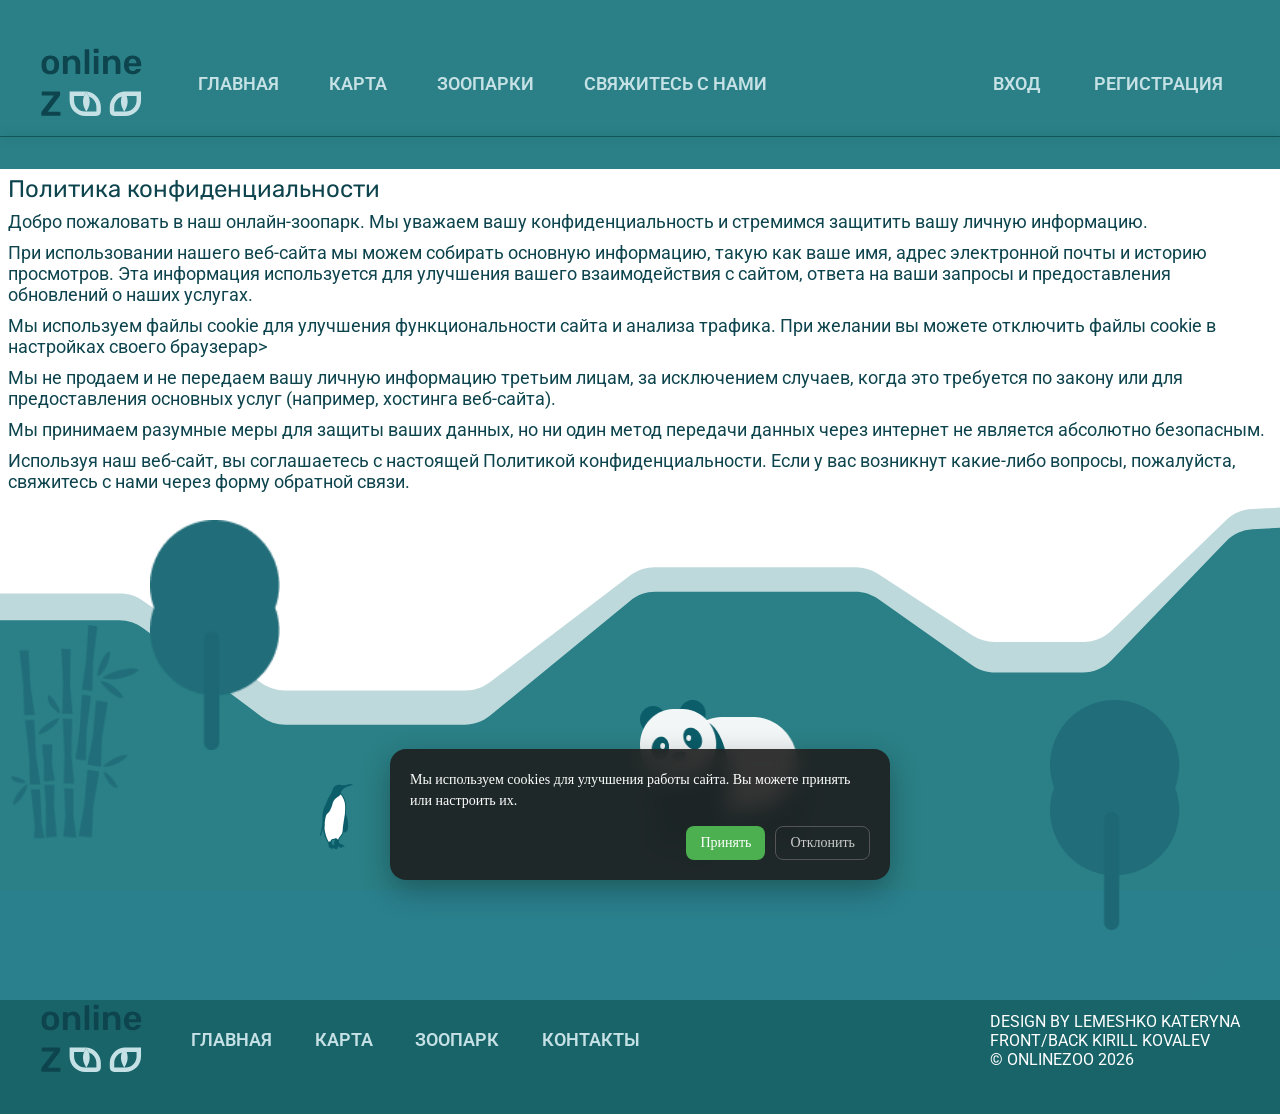
<file: privacy-policy.html>
<!DOCTYPE html>
<html lang="en">
<head>
    <meta charset="UTF-8">
    <meta name="viewport" content="width=device-width, initial-scale=1.0">
    <link rel="preconnect" href="https://fonts.googleapis.com">

    <link rel="preconnect" href="https://fonts.gstatic.com" crossorigin>
    <link href="https://fonts.googleapis.com/css2?family=Audiowide&family=DM+Mono:ital,wght@0,300;0,400;0,500;1,300;1,400;1,500&family=Inter:ital,opsz,wght@0,14..32,100..900;1,14..32,100..900&family=Montserrat:ital,wght@0,100..900;1,100..900&family=PT+Sans:ital,wght@0,400;0,700;1,400;1,700&family=Roboto:ital,wght@0,100..900;1,100..900&family=Rubik:ital,wght@0,300..900;1,300..900&display=swap" rel="stylesheet">

    <link rel="preconnect" href="https://fonts.googleapis.com">
    <link rel="preconnect" href="https://fonts.gstatic.com" crossorigin>
    <link href="https://fonts.googleapis.com/css2?family=Audiowide&family=DM+Mono:ital,wght@0,300;0,400;0,500;1,300;1,400;1,500&family=Inter:ital,opsz,wght@0,14..32,100..900;1,14..32,100..900&family=Montserrat:ital,wght@0,100..900;1,100..900&family=PT+Sans:ital,wght@0,400;0,700;1,400;1,700&family=Roboto:ital,wght@0,100..900;1,100..900&family=Rubik:ital,wght@0,300..900;1,300..900&display=swap" rel="stylesheet">

    <link rel="stylesheet" href="./css/animals.css">
    <link rel="stylesheet" href="./css/beautifulanimals.css">
    <link rel="stylesheet" href="./css/footer.css">
    <link rel="stylesheet" href="./css/general.css">
    <link rel="stylesheet" href="./css/header.css">
    <link rel="stylesheet" href="./css/hero.css">
    <link rel="stylesheet" href="./css/howitwork.css">
    <link rel="stylesheet" href="./css/map.css">
    <link rel="stylesheet" href="./css/modal.css">
    <link rel="stylesheet" href="./css/not-exist.css">
    <link rel="stylesheet" href="./css/panda.css">
    <link rel="stylesheet" href="./css/payandfeed.css">
    <link rel="stylesheet" href="./css/petsinzoo.css">
    <link rel="stylesheet" href="./css/reset.css">
    <link rel="stylesheet" href="./css/testimonials.css">
    <link rel="stylesheet" href="./css/zoo.css">
    <link rel="stylesheet" href="./css/privacy-policy.css">

    <link rel="shortcut icon" href="./images/content/panda-icon.png" type="image/x-icon">

    <title>Политика конфидентиальности</title>
</head>
<body>
    <svg xmlns="http://www.w3.org/2000/svg" style="display:none;">

        <symbol id="logo" viewBox="0 0 108 84" fill="none" xmlns="http://www.w3.org/2000/svg">
            <path fill-rule="evenodd" clip-rule="evenodd" d="M29.6128 58.3841V49.5161H45.2358C45.5616 49.5161 45.881 49.5382 46.2007 49.5604C46.238 49.563 46.2752 49.5655 46.3125 49.5681L44.0545 53.9501H34.0765V58.3841C34.0765 64.4964 39.0826 69.4692 45.2358 69.4692H46.3517H56.3951V65.0352C56.3951 60.1888 53.2282 56.1049 48.8582 54.604L46.3909 49.5724C54.4658 50.1643 60.8588 56.8677 60.8588 65.0352V69.4692C60.8588 71.9146 58.8568 73.9032 56.3951 73.9032H45.2358C36.623 73.9032 29.6128 66.9396 29.6128 58.3841ZM84.254 49.5724C84.2607 49.5613 84.2932 49.5161 84.2932 49.5161L84.3325 49.5681C84.3697 49.5655 84.407 49.563 84.4442 49.5604C84.7639 49.5382 85.0833 49.5161 85.4092 49.5161H101.032V58.3841C101.032 66.9396 94.0219 73.9032 85.4092 73.9032H74.2499C71.7882 73.9032 69.7862 71.9146 69.7862 69.4692V65.0352C69.7862 56.8677 76.1792 50.1643 84.254 49.5724ZM96.5684 53.9501H86.5905C87.1752 55.5353 87.641 57.4419 87.641 59.4927C87.641 65.0019 84.2932 69.4692 84.2932 69.4692C84.2932 69.4692 80.9455 65.0019 80.9455 59.4927C80.9455 57.7057 81.3114 56.0539 81.7868 54.604C77.4168 56.1049 74.2499 60.1888 74.2499 65.0352V69.4692H84.2932H85.4092C91.5624 69.4692 96.5684 64.4964 96.5684 58.3841V53.9501Z" fill="#C5E1E6"/>
            <path d="M46.3909 49.5724C46.3842 49.5613 46.3517 49.5161 46.3517 49.5161L46.3125 49.5681L44.0545 53.9501C43.4697 55.5353 43.0039 57.4419 43.0039 59.4927C43.0039 65.0019 46.3517 69.4692 46.3517 69.4692C46.3517 69.4692 49.6995 65.0019 49.6995 59.4927C49.6995 57.7057 49.3336 56.0539 48.8582 54.604L46.3909 49.5724Z" fill="#C5E1E6"/>
            <path d="M10.3123 32.3484C7.59484 32.3484 5.4929 31.6516 4.00645 30.2581C2.52 28.8413 1.71871 26.9135 1.60258 24.4748L1.56774 22.9419L1.60258 21.409C1.71871 18.9935 2.53161 17.0774 4.04129 15.6606C5.55097 14.2439 7.64129 13.5355 10.3123 13.5355C12.9832 13.5355 15.0735 14.2439 16.5832 15.6606C18.0929 17.0774 18.9058 18.9935 19.0219 21.409C19.0452 21.6877 19.0568 22.1987 19.0568 22.9419C19.0568 23.6852 19.0452 24.1961 19.0219 24.4748C18.9058 26.9135 18.1045 28.8413 16.6181 30.2581C15.1316 31.6516 13.0297 32.3484 10.3123 32.3484ZM10.3123 28.8994C11.5432 28.8994 12.4955 28.5161 13.169 27.7497C13.8426 26.96 14.2142 25.8103 14.2839 24.3006C14.3071 24.0684 14.3187 23.6155 14.3187 22.9419C14.3187 22.2684 14.3071 21.8155 14.2839 21.5832C14.2142 20.0735 13.8426 18.9355 13.169 18.169C12.4955 17.3794 11.5432 16.9845 10.3123 16.9845C9.08129 16.9845 8.12903 17.3794 7.45548 18.169C6.78194 18.9355 6.41032 20.0735 6.34065 21.5832L6.30581 22.9419L6.34065 24.3006C6.41032 25.8103 6.78194 26.96 7.45548 27.7497C8.12903 28.5161 9.08129 28.8994 10.3123 28.8994ZM23.7529 32C23.5207 32 23.3232 31.9187 23.1607 31.7561C22.9981 31.5935 22.9168 31.3961 22.9168 31.1639V14.72C22.9168 14.4877 22.9981 14.2903 23.1607 14.1277C23.3232 13.9652 23.5207 13.8839 23.7529 13.8839H26.6097C26.842 13.8839 27.0394 13.9652 27.202 14.1277C27.3645 14.2903 27.4458 14.4877 27.4458 14.72V16.1484C28.8161 14.4065 30.7555 13.5355 33.2639 13.5355C35.4007 13.5355 37.0961 14.2439 38.3503 15.6606C39.6045 17.0542 40.2316 18.9587 40.2316 21.3742V31.1639C40.2316 31.3961 40.1503 31.5935 39.9878 31.7561C39.8484 31.9187 39.651 32 39.3955 32H36.3297C36.0974 32 35.9 31.9187 35.7374 31.7561C35.5749 31.5935 35.4936 31.3961 35.4936 31.1639V21.5832C35.4936 20.2129 35.1568 19.1561 34.4832 18.4129C33.8329 17.6465 32.8807 17.2632 31.6265 17.2632C30.3955 17.2632 29.42 17.6465 28.7 18.4129C28.0032 19.1794 27.6549 20.2361 27.6549 21.5832V31.1639C27.6549 31.3961 27.5736 31.5935 27.411 31.7561C27.2716 31.9187 27.0742 32 26.8187 32H23.7529ZM45.5279 32C45.2957 32 45.0983 31.9187 44.9357 31.7561C44.7731 31.5935 44.6918 31.3961 44.6918 31.1639V8.10064C44.6918 7.84516 44.7731 7.64774 44.9357 7.50839C45.0983 7.3458 45.2957 7.26451 45.5279 7.26451H48.4195C48.675 7.26451 48.8725 7.3458 49.0118 7.50839C49.1744 7.64774 49.2557 7.84516 49.2557 8.10064V31.1639C49.2557 31.3961 49.1744 31.5935 49.0118 31.7561C48.8725 31.9187 48.675 32 48.4195 32H45.5279ZM54.5738 10.8877C54.3415 10.8877 54.1441 10.8065 53.9815 10.6439C53.8189 10.4813 53.7376 10.2839 53.7376 10.0516V7.54322C53.7376 7.31097 53.8189 7.11355 53.9815 6.95097C54.1441 6.78839 54.3415 6.7071 54.5738 6.7071H57.7441C57.9763 6.7071 58.1738 6.78839 58.3363 6.95097C58.5221 7.11355 58.615 7.31097 58.615 7.54322V10.0516C58.615 10.2839 58.5338 10.4813 58.3712 10.6439C58.2086 10.8065 57.9996 10.8877 57.7441 10.8877H54.5738ZM54.7131 32C54.4808 32 54.2834 31.9187 54.1208 31.7561C53.9583 31.5935 53.877 31.3961 53.877 31.1639V14.72C53.877 14.4877 53.9583 14.2903 54.1208 14.1277C54.2834 13.9652 54.4808 13.8839 54.7131 13.8839H57.6047C57.8602 13.8839 58.0576 13.9652 58.197 14.1277C58.3596 14.2671 58.4408 14.4645 58.4408 14.72V31.1639C58.4408 31.3961 58.3596 31.5935 58.197 31.7561C58.0576 31.9187 57.8602 32 57.6047 32H54.7131ZM63.8991 32C63.6668 32 63.4694 31.9187 63.3068 31.7561C63.1443 31.5935 63.063 31.3961 63.063 31.1639V14.72C63.063 14.4877 63.1443 14.2903 63.3068 14.1277C63.4694 13.9652 63.6668 13.8839 63.8991 13.8839H66.7559C66.9881 13.8839 67.1855 13.9652 67.3481 14.1277C67.5107 14.2903 67.592 14.4877 67.592 14.72V16.1484C68.9623 14.4065 70.9017 13.5355 73.4101 13.5355C75.5468 13.5355 77.2423 14.2439 78.4965 15.6606C79.7507 17.0542 80.3778 18.9587 80.3778 21.3742V31.1639C80.3778 31.3961 80.2965 31.5935 80.1339 31.7561C79.9946 31.9187 79.7972 32 79.5417 32H76.4759C76.2436 32 76.0462 31.9187 75.8836 31.7561C75.721 31.5935 75.6397 31.3961 75.6397 31.1639V21.5832C75.6397 20.2129 75.303 19.1561 74.6294 18.4129C73.9791 17.6465 73.0268 17.2632 71.7726 17.2632C70.5417 17.2632 69.5662 17.6465 68.8462 18.4129C68.1494 19.1794 67.801 20.2361 67.801 21.5832V31.1639C67.801 31.3961 67.7197 31.5935 67.5572 31.7561C67.4178 31.9187 67.2204 32 66.9649 32H63.8991ZM92.607 32.3484C90.0289 32.3484 87.9735 31.6052 86.4406 30.1187C84.9309 28.609 84.1296 26.4955 84.0367 23.7781L84.0018 22.9071L84.0367 22.0361C84.1528 19.3884 84.9657 17.3097 86.4754 15.8C88.0083 14.2903 90.0522 13.5355 92.607 13.5355C95.3477 13.5355 97.4612 14.3716 98.9477 16.0439C100.457 17.7161 101.212 19.9458 101.212 22.7329V23.4645C101.212 23.6968 101.131 23.8942 100.968 24.0568C100.806 24.2194 100.597 24.3006 100.341 24.3006H88.7748V24.5794C88.8212 25.8568 89.1696 26.9368 89.8199 27.8194C90.4935 28.6787 91.4109 29.1084 92.5722 29.1084C93.9425 29.1084 95.0457 28.5742 95.8818 27.5058C96.0909 27.2503 96.2535 27.0877 96.3696 27.0181C96.5089 26.9484 96.7064 26.9135 96.9618 26.9135H99.958C100.167 26.9135 100.341 26.9832 100.481 27.1226C100.643 27.2387 100.724 27.3897 100.724 27.5755C100.724 28.1329 100.388 28.7948 99.7141 29.5613C99.0638 30.3045 98.1231 30.9548 96.8922 31.5123C95.6612 32.0697 94.2328 32.3484 92.607 32.3484ZM96.4741 21.3742V21.2697C96.4741 19.8994 96.1257 18.7961 95.4289 17.96C94.7554 17.1239 93.8148 16.7058 92.607 16.7058C91.3993 16.7058 90.4586 17.1239 89.7851 17.96C89.1115 18.7961 88.7748 19.8994 88.7748 21.2697V21.3742H96.4741Z" fill="#0D444D"/>
            <path d="M2.19484 73.8064C1.93935 73.8064 1.73032 73.7252 1.56774 73.5626C1.42839 73.4 1.35871 73.191 1.35871 72.9355V70.4968C1.35871 70.1019 1.44 69.8 1.60258 69.591C1.76516 69.3587 1.85806 69.231 1.88129 69.2077L14.0052 53.5303H2.54323C2.31097 53.5303 2.11355 53.449 1.95097 53.2864C1.78839 53.1239 1.7071 52.9264 1.7071 52.6942V50.2903C1.7071 50.0348 1.77677 49.8258 1.91613 49.6632C2.07871 49.5006 2.28774 49.4194 2.54323 49.4194H19.1961C19.4516 49.4194 19.6606 49.5006 19.8232 49.6632C19.9858 49.8258 20.0671 50.0348 20.0671 50.2903V52.6942C20.0671 53.1123 19.9161 53.5187 19.6142 53.9135L7.73419 69.6606H19.5794C19.8348 69.6606 20.0439 69.7419 20.2065 69.9045C20.369 70.0671 20.4503 70.2761 20.4503 70.5316V72.9703C20.4503 73.2258 20.369 73.4348 20.2065 73.5974C20.0439 73.7368 19.8348 73.8064 19.5794 73.8064H2.19484Z" fill="#0D444D"/>
        </symbol>

        <symbol id="google-logo" viewBox="0 0 24 24" fill="none" xmlns="http://www.w3.org/2000/svg">
            <rect width="24" height="24" fill="white"/>
            <path fill-rule="evenodd" clip-rule="evenodd" d="M23.04 12.2615C23.04 11.446 22.9668 10.6619 22.8309 9.90918H12V14.3576H18.1891C17.9225 15.7951 17.1123 17.013 15.8943 17.8285V20.714H19.6109C21.7855 18.7119 23.04 15.7637 23.04 12.2615Z" fill="#4285F4"/>
            <path fill-rule="evenodd" clip-rule="evenodd" d="M11.9995 23.4998C15.1045 23.4998 17.7077 22.47 19.6104 20.7137L15.8938 17.8282C14.864 18.5182 13.5467 18.9259 11.9995 18.9259C9.00425 18.9259 6.46902 16.903 5.5647 14.1848H1.72266V17.1644C3.61493 20.9228 7.50402 23.4998 11.9995 23.4998Z" fill="#34A853"/>
            <path fill-rule="evenodd" clip-rule="evenodd" d="M5.56523 14.185C5.33523 13.495 5.20455 12.7579 5.20455 12C5.20455 11.242 5.33523 10.505 5.56523 9.81499V6.83545H1.72318C0.944318 8.38795 0.5 10.1443 0.5 12C0.5 13.8557 0.944318 15.612 1.72318 17.1645L5.56523 14.185Z" fill="#FBBC05"/>
            <path fill-rule="evenodd" clip-rule="evenodd" d="M11.9995 5.07386C13.6879 5.07386 15.2038 5.65409 16.3956 6.79364L19.694 3.49523C17.7024 1.63955 15.0992 0.5 11.9995 0.5C7.50402 0.5 3.61493 3.07705 1.72266 6.83545L5.5647 9.815C6.46902 7.09682 9.00425 5.07386 11.9995 5.07386Z" fill="#EA4335"/>
        </symbol>

        <symbol id="facebook-logo" viewBox="0 0 24 24" fill="none" xmlns="http://www.w3.org/2000/svg">
            <g clip-path="url(#clip0_3451_2065)">
            <path d="M23.5 12.0699C23.5 5.7186 18.3513 0.56988 12 0.56988C5.64872 0.56988 0.5 5.7186 0.5 12.0699C0.5 17.8099 4.70538 22.5674 10.2031 23.4302V15.3941H7.2832V12.0699H10.2031V9.53629C10.2031 6.6541 11.92 5.06207 14.5468 5.06207C15.805 5.06207 17.1211 5.28668 17.1211 5.28668V8.11675H15.671C14.2424 8.11675 13.7969 9.00322 13.7969 9.91266V12.0699H16.9863L16.4765 15.3941H13.7969V23.4302C19.2946 22.5674 23.5 17.8099 23.5 12.0699Z" fill="#1877F2"/>
            </g>
            <defs>
            <clipPath id="clip0_3451_2065">
            <rect width="24" height="24" fill="white"/>
            </clipPath>
            </defs>
        </symbol>

        <symbol id="play-btn" viewBox="0 0 23 27" xmlns="http://www.w3.org/2000/svg">
            <path d="M2.61523 2.61516L20.0496 13.0758L2.61523 23.5364V2.61516Z" fill="currentColor" stroke="white" stroke-width="5.23032" stroke-linecap="round" stroke-linejoin="round"/>
        </symbol>

        <symbol id="how-it-work-icon-1" viewBox="0 0 50 50" fill="none" xmlns="http://www.w3.org/2000/svg">
            <path d="M14 5C11.0898 5 8.60938 7.07031 8.15625 9.875C8.14453 9.94141 8.10156 9.99609 8.09375 10.0625H8.125C8.08984 10.2148 8.05078 10.3555 8.03125 10.5C7.72656 10.7109 7.43359 10.9375 7.1875 11.1875C6.01172 12.375 5.51562 13.8672 5.15625 15.0938C5.15234 15.1016 5.16016 15.1172 5.15625 15.125C3.85938 19.1133 1.53516 28.5547 1 30.7188C0.375 32.0234 0 33.4609 0 35C0 40.5117 4.48828 45 10 45C15.3867 45 19.7695 40.7148 19.9688 35.375C21.1016 36.2109 22.7422 37 25 37C27.2578 37 28.8984 36.2109 30.0312 35.375C30.2305 40.7148 34.6133 45 40 45C45.5117 45 50 40.5117 50 35C50 33.8711 49.8164 32.793 49.4688 31.7812C49.3047 31.125 46.3516 19.3906 45.0625 15.125V15.0938C44.6562 13.875 44.1172 12.3828 42.9375 11.1875C42.6445 10.8906 42.3125 10.6172 41.9375 10.375C41.918 10.2695 41.9023 10.1719 41.875 10.0625H41.9062C41.8984 9.99609 41.8555 9.94141 41.8438 9.875C41.3906 7.07031 38.9102 5 36 5C32.6758 5 30 7.67578 30 11C30 11.7344 30.1211 12.4453 30.3438 13.0938C29.8789 13.6328 29.4883 14.1211 29.2188 14.375C29.1055 14.4805 29.0977 14.4766 29.0625 14.5C27.9258 13.6641 26.5547 13.0938 25.0938 13.0938C23.6367 13.0938 22.2031 13.6172 21.0938 14.5C21.0547 14.4766 21.0508 14.4805 20.9375 14.375C20.6445 14.1016 20.2031 13.5664 19.6875 12.9688C19.8867 12.3516 20 11.6914 20 11C20 7.67578 17.3242 5 14 5ZM14 7C16.2773 7 18 8.72266 18 11C18 11.0859 17.9727 11.1641 17.9688 11.25C16.6992 10.1602 15.0664 9.1875 12.9062 9.1875C11.9375 9.1875 11.0703 9.28125 10.3125 9.46875C10.8633 8.01562 12.293 7 14 7ZM36 7C37.6914 7 39.0938 8.00391 39.6562 9.4375C38.957 9.27734 38.1875 9.1875 37.3125 9.1875C35.0703 9.1875 33.3359 10.2305 32.0312 11.375C32.0195 11.2461 32 11.125 32 11C32 8.72266 33.7227 7 36 7ZM12.9062 11.1875C14.9023 11.1875 16.2812 12.2617 17.4375 13.4688C17.4492 13.9727 17.8398 14.3906 18.3438 14.4375C18.7695 14.9336 19.1758 15.4219 19.5938 15.8125C19.8789 16.0781 20.168 16.332 20.625 16.4688C21.082 16.6055 21.7305 16.5039 22.125 16.1875L22.1562 16.1562C22.8242 15.5625 24.0508 15.0938 25.0938 15.0938C26.1367 15.0938 27.2344 15.5234 28.0625 16.1875V16.1562H28.0938C28.4805 16.4727 29.1172 16.6055 29.5625 16.4688C30.0195 16.3281 30.2812 16.0781 30.5625 15.8125C30.9844 15.4141 31.4023 14.9141 31.8438 14.4062C32.1914 14.3008 32.457 14.0117 32.5312 13.6562C33.7383 12.3711 35.207 11.1875 37.3125 11.1875C38.6289 11.1875 39.5664 11.3867 40.2812 11.7188C40.4023 11.8398 40.5547 11.9258 40.7188 11.9688C40.75 11.9805 40.7812 11.9922 40.8125 12C41.082 12.1758 41.3242 12.3828 41.5312 12.5938C42.3203 13.3945 42.7656 14.5156 43.1562 15.6875C43.1602 15.6953 43.1523 15.7109 43.1562 15.7188C43.9258 18.2695 45.207 23.1172 46.25 27.1875C44.5352 25.8086 42.3633 25 40 25C35.4688 25 31.6289 28.043 30.4062 32.1875C30.332 32.25 30.2695 32.3242 30.2188 32.4062C30.2188 32.4062 28.9297 35 25 35C21.0703 35 19.7812 32.4062 19.7812 32.4062C19.7305 32.3125 19.668 32.2305 19.5938 32.1562C18.3633 28.0273 14.5234 25 10 25C7.73438 25 5.64844 25.7578 3.96875 27.0312C5.00391 22.9688 6.25781 18.1953 7.0625 15.7188V15.6875C7.40234 14.5234 7.80469 13.3945 8.59375 12.5938C9.38281 11.793 10.5938 11.1875 12.9062 11.1875ZM25 25C22.8008 25 21 26.8008 21 29C21 31.1992 22.8008 33 25 33C27.1992 33 29 31.1992 29 29C29 26.8008 27.1992 25 25 25ZM10 27C14.4297 27 18 30.5703 18 35C18 39.4297 14.4297 43 10 43C5.57031 43 2 39.4297 2 35C2 34.3984 2.0625 33.8125 2.1875 33.25C2.38672 33.0977 2.51953 32.875 2.5625 32.625C2.5625 32.625 2.82422 31.5469 2.875 31.3438C4.19922 28.7617 6.89062 27 10 27ZM25 27C26.1172 27 27 27.8828 27 29C27 30.1172 26.1172 31 25 31C23.8828 31 23 30.1172 23 29C23 27.8828 23.8828 27 25 27ZM40 27C43.4844 27 46.4297 29.2148 47.5312 32.3125C47.5352 32.3281 47.625 32.6562 47.625 32.6562C47.6523 32.7578 47.6953 32.8516 47.75 32.9375C47.9258 33.5938 48 34.2852 48 35C48 39.4297 44.4297 43 40 43C35.5703 43 32 39.4297 32 35C32 30.5703 35.5703 27 40 27ZM4.90625 33.9688C4.86328 33.9766 4.82031 33.9883 4.78125 34C4.31641 34.1055 3.98828 34.5234 4 35C4 38.3242 6.67578 41 10 41C10.3594 41.0039 10.6953 40.8164 10.8789 40.5039C11.0586 40.1914 11.0586 39.8086 10.8789 39.4961C10.6953 39.1836 10.3594 38.9961 10 39C7.72266 39 6 37.2773 6 35C6.01172 34.7109 5.89453 34.4336 5.6875 34.2383C5.47656 34.0391 5.19141 33.9414 4.90625 33.9688ZM35.9062 33.9688C35.8633 33.9766 35.8203 33.9883 35.7812 34C35.3164 34.1055 34.9883 34.5234 35 35C35 38.3242 37.6758 41 41 41C41.3594 41.0039 41.6953 40.8164 41.8789 40.5039C42.0586 40.1914 42.0586 39.8086 41.8789 39.4961C41.6953 39.1836 41.3594 38.9961 41 39C38.7227 39 37 37.2773 37 35C37.0117 34.7109 36.8945 34.4336 36.6875 34.2383C36.4766 34.0391 36.1914 33.9414 35.9062 33.9688Z" fill="#216E7A"/>
            <circle opacity="0.8" cx="10" cy="35" r="8" fill="#216E7A"/>
            <circle opacity="0.8" cx="40" cy="35" r="8" fill="#216E7A"/>
            <path d="M5 35C5.66897 38.4715 6.73285 39.609 10 40" stroke="white" stroke-width="2" stroke-linecap="round"/>
            <path d="M35 35C35.669 38.4715 36.7328 39.609 40 40" stroke="white" stroke-width="2" stroke-linecap="round"/>
        </symbol>

        <symbol id="how-it-work-icon-2" viewBox="0 0 64 64" fill="none" xmlns="http://www.w3.org/2000/svg">
            <path opacity="0.8" d="M33.4216 33.46C32.6556 32.629 31.3436 32.629 30.5786 33.46L25.3506 39.137C23.6396 40.995 24.9566 44 27.4826 44H36.5166C39.0426 44 40.3596 40.995 38.6486 39.137L33.4216 33.46Z" fill="#216E7A"/>
            <path opacity="0.8" d="M41 35C42.6569 35 44 33.6569 44 32C44 30.3431 42.6569 29 41 29C39.3431 29 38 30.3431 38 32C38 33.6569 39.3431 35 41 35Z" fill="#216E7A"/>
            <path opacity="0.8" d="M23 35C24.6569 35 26 33.6569 26 32C26 30.3431 24.6569 29 23 29C21.3431 29 20 30.3431 20 32C20 33.6569 21.3431 35 23 35Z" fill="#216E7A"/>
            <path opacity="0.8" d="M32 31C33.6569 31 35 29.6569 35 28C35 26.3431 33.6569 25 32 25C30.3431 25 29 26.3431 29 28C29 29.6569 30.3431 31 32 31Z" fill="#216E7A"/>
            <path d="M45 8.10498C39.2 8.10498 34.078 11.965 32 17.503C29.922 11.965 24.8 8.10498 19 8.10498C11.28 8.10498 5 14.779 5 22.982C5 39.001 18.418 49.747 26.417 54.727C28.139 55.799 30.069 56.335 32 56.335C33.931 56.335 35.861 55.799 37.583 54.727C45.582 49.747 59 39.001 59 22.982C59 14.779 52.72 8.10498 45 8.10498ZM36.526 53.03C33.734 54.768 30.266 54.766 27.474 53.03C19.828 48.269 7 38.034 7 22.982C7 15.881 12.383 10.105 19 10.105C24.917 10.105 30.017 14.846 30.861 21.132L30.978 22H33.022L33.139 21.133C33.983 14.847 39.083 10.105 45 10.105C51.617 10.105 57 15.881 57 22.982C57 38.034 44.172 48.269 36.526 53.03Z" fill="#216E7A"/>
            <path d="M46 13V15C49.309 15 52 17.691 52 21H54C54 16.589 50.411 13 46 13Z" fill="#216E7A"/>
            <path d="M46 17V19C47.103 19 48 19.897 48 21H50C50 18.794 48.206 17 46 17Z" fill="#216E7A"/>
        </symbol>

        <symbol id="how-it-work-icon-3" viewBox="0 0 64 64" fill="none" xmlns="http://www.w3.org/2000/svg">
            <path d="M8 29H14V48H8V29Z" fill="#216E7A" fill-opacity="0.8"/>
            <path d="M56.427 36.815C55.49 36.122 54.239 35.92 52.992 36.265L37.703 40.492C37.891 40.028 38 39.523 38 38.991C38 36.79 36.206 35 34 35H24.623C23.957 34 22.261 31 20 31H16V30C16 28.346 14.654 27 13 27H9C7.346 27 6 28.346 6 30V47C6 48.654 7.346 50 9 50H13C14.654 50 16 48.655 16 47V46.248L28.139 54.45C29.663 55.482 31.437 56 33.214 56C34.856 56 36.501 55.558 37.956 54.669L56.129 43.568C57.283 42.865 58 41.587 58 40.235V39.922C58 38.691 57.427 37.559 56.427 36.815ZM14 47C14 47.552 13.551 48 13 48H12V44H10V48H9C8.449 48 8 47.552 8 47V30C8 29.448 8.449 29 9 29H13C13.551 29 14 29.449 14 30V47ZM56 40.235C56 40.895 55.65 41.518 55.087 41.862L36.914 52.962C34.549 54.405 31.545 54.34 29.26 52.793L16 43.835V33H20C21.059 33 22.469 35.034 23.088 36.409L23.354 37H34C35.103 37 36 37.893 36 38.99C36 40.098 35.103 41 34 41H24V43H34H36L53.524 38.193C54.165 38.015 54.804 38.1 55.234 38.422C55.721 38.783 56 39.33 56 39.922V40.235Z" fill="#216E7A"/>
            <path d="M39 30C41.631 30 52 23.441 52 15C52 11.141 48.86 8 45 8C42.457 8 40.226 9.363 39 11.397C37.774 9.363 35.543 8 33 8C29.14 8 26 11.141 26 15C26 23.441 36.369 30 39 30ZM33 10C35.757 10 38 12 38 15H40C40 12 42.243 10 45 10C47.757 10 50 12.243 50 15C50 22.563 40.321 28 39 28C37.679 28 28 22.563 28 15C28 12.243 30.243 10 33 10Z" fill="#216E7A"/>
        </symbol>

        <symbol id="heart--icon" viewBox="0 0 24 24" fill="none" xmlns="http://www.w3.org/2000/svg">
            <path d="M19.513 12.5834L12.013 20.0114L4.513 12.5834C4.0183 12.102 3.62864 11.5234 3.36854 10.884C3.10845 10.2447 2.98356 9.55836 3.00173 8.86834C3.01991 8.17832 3.18076 7.49954 3.47415 6.87474C3.76755 6.24994 4.18713 5.69266 4.70648 5.23799C5.22583 4.78331 5.8337 4.4411 6.49181 4.23289C7.14991 4.02468 7.844 3.95499 8.53036 4.02821C9.21673 4.10143 9.8805 4.31596 10.4799 4.65831C11.0792 5.00066 11.6012 5.46341 12.013 6.01741C12.4265 5.46743 12.9491 5.00873 13.5481 4.67001C14.1471 4.3313 14.8095 4.11986 15.4939 4.04893C16.1784 3.978 16.8701 4.04911 17.5258 4.2578C18.1815 4.46649 18.787 4.80828 19.3045 5.26177C19.8221 5.71526 20.2404 6.27069 20.5334 6.8933C20.8264 7.51591 20.9877 8.19229 21.0073 8.88012C21.0269 9.56794 20.9043 10.2524 20.6471 10.8907C20.39 11.5289 20.0039 12.1072 19.513 12.5894" stroke="#19707D" stroke-width="1.5" stroke-linecap="round" stroke-linejoin="round"/>
        </symbol>

        <symbol id="tv--icon" viewBox="0 0 23 23" fill="none" xmlns="http://www.w3.org/2000/svg">
            <g clip-path="url(#clip0_219_26)">
            <path d="M18.1988 6.70496H4.78876C3.73074 6.70496 2.87305 7.56265 2.87305 8.62067V17.2414C2.87305 18.2994 3.73074 19.1571 4.78876 19.1571H18.1988C19.2568 19.1571 20.1145 18.2994 20.1145 17.2414V8.62067C20.1145 7.56265 19.2568 6.70496 18.1988 6.70496Z" stroke="#216E7A" stroke-width="1.43679" stroke-linecap="round" stroke-linejoin="round"/>
            <path d="M15.3259 2.87354L11.4945 6.70497L7.66309 2.87354" stroke="#216E7A" stroke-width="1.43679" stroke-linecap="round" stroke-linejoin="round"/>
            </g>
            <defs>
            <clipPath id="clip0_219_26">
            <rect width="22.9886" height="22.9886" fill="white"/>
            </clipPath>
            </defs>
        </symbol>

        <symbol id="arrow--right" width="17" height="23" viewBox="0 0 17 23" fill="none" xmlns="http://www.w3.org/2000/svg">
            <path d="M5.75 0.75L15.1027 10.8509C15.4651 11.2423 15.4565 11.8494 15.083 12.2304L5.75 21.75" stroke="#19707D" stroke-width="1.5" stroke-linecap="round"/>
            <path d="M0.75 0.75L10.1027 10.8509C10.4651 11.2423 10.4565 11.8494 10.083 12.2304L0.75 21.75" stroke="#19707D" stroke-width="1.5" stroke-linecap="round"/>
        </symbol>

        <symbol id="penguin--icon" viewBox="0 0 33 66" fill="none" xmlns="http://www.w3.org/2000/svg">
            <path d="M13.9111 59.1991C14.1596 58.1944 14.0656 56.3396 14.0656 56.3396L18.5481 54.3302C18.5481 54.3302 18.1388 55.552 18.2389 56.3396C18.3245 57.0124 18.7255 57.2972 18.8572 57.9625C19.0096 58.7323 18.6789 59.2077 18.8572 59.9719C18.9833 60.5122 19.3982 61.2857 19.3982 61.2857C19.3982 61.2857 20.0175 61.1423 20.3256 60.8993C20.7606 60.5562 20.8183 60.1783 21.0212 59.6628C21.5625 58.2865 20.8666 55.8759 21.0212 55.8759C21.1757 55.8759 25.0399 58.5035 25.0399 58.5035C25.0399 58.5035 24.521 59.6496 24.4216 60.4356C24.2693 61.6405 24.4497 62.459 23.6488 63.5269C23.3165 63.8031 22.6441 63.9906 22.6441 63.9906C22.6441 63.9906 20.4802 66 20.5575 65.459C20.5575 64.7635 20.712 63.6815 20.712 63.6815C20.712 63.6815 16.075 65.8454 16.075 65.459C15.9204 64.8407 16.616 63.9906 16.616 63.9906C16.616 63.9906 14.993 64.9953 15.1476 64.5316C15.2556 64.2077 15.4641 63.8504 15.6561 63.5609C15.5713 63.6295 15.4777 63.6772 15.3795 63.6815C14.8359 63.7053 14.9158 62.3677 14.9158 62.3677C14.9158 62.3677 12.3654 63.9906 11.2062 63.9906C10.9413 63.4785 11.0516 62.5222 11.0516 62.5222C11.0516 62.5222 9.1968 63.1405 8.34668 63.0632C8.50125 62.0585 9.2294 61.7816 9.96963 61.1311C11.2573 59.9996 13.1382 59.5855 13.9111 59.1991Z" fill="#0A5D69"/>
            <path d="M1.00468 0.386476C0.761655 0.486835 0.468771 0.674032 0.262104 0.816252C0.15513 0.889867 0.187455 1.05076 0.313518 1.08192C0.576551 1.14694 0.953546 1.24078 1.23653 1.31388C2.63339 1.6747 3.44268 1.80681 4.79157 2.31856C6.47004 2.95534 7.44066 3.34261 8.88759 4.40521C9.56041 4.89932 9.96626 5.16339 10.5105 5.79631L10.5169 5.80371C11.3145 6.73114 11.8548 7.35951 11.9789 8.57851C12.0125 8.9088 11.9789 9.42863 11.9789 9.42863C11.9789 9.42863 12.7939 9.93171 13.37 10.1242C14.9157 10.6651 20.5574 8.34663 20.5574 5.8736C19.9391 3.94148 18.7256 2.23641 16.5386 1.31388C15.9313 1.05768 15.5668 0.952887 14.9157 0.850176C14.0809 0.718498 13.5955 0.802546 12.7518 0.850176C11.4733 0.922346 10.7859 1.34795 9.50586 1.31388C8.52869 1.28787 7.99649 1.09118 7.03279 0.927459C5.45719 0.659793 4.61206 0.131625 3.01405 0.154626C2.22422 0.165994 1.73479 0.0849755 1.00468 0.386476Z" fill="#0A5D69"/>
            <path d="M16.3072 9.35129C15.2912 9.79303 13.634 10.0608 13.2826 10.1142C13.2562 10.1182 13.2479 10.1514 13.2682 10.1686L14.7615 11.4379L17.621 13.6019C17.621 13.6019 19.5886 15.3202 20.3259 16.7705C20.6765 17.4601 20.7616 17.8966 21.0214 18.6253C21.669 20.4416 22.4898 23.3396 22.4898 23.3396C22.4898 23.3396 23.0533 25.355 23.8036 26.4309C24.2438 27.0621 24.6139 27.3175 25.1175 27.8993C25.9596 28.8724 26.626 29.3 27.2041 30.4496C27.9354 31.904 27.6511 32.7785 27.9769 34.5457C28.4057 36.8708 29.2908 40.8829 29.2908 40.8829V42.0422C29.2908 43.521 29.447 44.3584 29.2908 45.829C29.1375 47.2712 28.5179 49.4614 28.5179 49.4614L26.8034 54.9623C26.7867 55.0158 26.8597 55.0474 26.8861 54.998C27.2144 54.3842 27.8297 53.2174 28.2088 52.3981C28.7498 50.9297 28.9069 49.5094 29.4453 47.6838C29.6765 46.9001 30.0383 45.7695 30.169 45.3633C30.1832 45.319 30.2463 45.3214 30.2577 45.3665L31.4547 50.0796C31.4547 50.0796 32.073 51.7799 32.6912 51.8571C33.068 51.5418 32.9231 50.6206 32.9231 50.6206C32.9231 50.6206 32.1889 48.3319 31.8411 46.8337C31.4944 45.3401 31.4449 44.4734 31.1456 42.9696C31.0011 42.2439 30.8821 41.8444 30.7591 41.1148C30.6819 39.6464 30.6097 37.2055 30.5273 34.7002C30.4618 32.7084 30.6579 31.5719 30.3727 29.5995C30.2228 28.5626 30.0873 27.9879 29.8317 26.9719C29.3335 24.9911 28.8998 23.9183 28.1315 22.0258C27.456 20.3617 26.8945 19.5085 26.1994 17.8525C25.6485 16.5398 25.5072 15.7328 24.8856 14.452C24.176 12.9898 23.5076 12.3196 22.7217 10.897C22.1799 9.91628 21.8442 9.37851 21.4079 8.3466C21.0554 7.5131 20.6601 6.2149 20.5746 5.93002C20.5674 5.90598 20.5367 5.90018 20.521 5.91979C20.339 6.14762 19.5163 7.16225 18.8575 7.72834C17.9621 8.49771 17.3898 8.88058 16.3072 9.35129Z" fill="#0A5D69"/>
            <path d="M5.87394 34.0048C6.24482 32.5529 7.11047 30.3724 7.11047 30.3724L9.81539 46.6019C9.81539 46.6019 9.35169 48.7659 7.96059 48.3795C7.11047 47.993 6.18307 47.2975 5.71937 46.3701C5.34494 45.6818 5.33074 45.2066 5.17839 44.438C4.93715 43.221 4.95175 42.5101 4.94654 41.2694C4.94023 39.768 5.05347 38.9198 5.25075 37.4421L5.25567 37.4052C5.43427 36.0674 5.53987 35.3125 5.87394 34.0048Z" fill="#0A5D69" stroke="#0A5D69" stroke-width="0.154567"/>
            <path d="M12.1328 9.92859C12.3509 9.92859 12.4721 9.98072 12.5449 10.0262C12.6363 10.0834 12.6741 10.1359 12.7842 10.246C13.4186 10.8803 13.758 11.1393 14.3555 11.66C14.9679 12.1938 15.5123 12.5057 16 12.8007C16.4848 13.0939 16.9283 13.3787 17.4189 13.8759C19.165 15.6451 20.1441 16.7397 20.7715 18.9911C21.541 21.7528 22.6047 25.1692 24.3193 27.6434L24.3447 27.6805L24.377 27.7118C24.5969 27.9317 24.8432 28.161 25.0889 28.3905C25.3372 28.6225 25.588 28.858 25.8291 29.1014C26.3155 29.5925 26.7345 30.088 26.9883 30.5956C27.7931 32.2052 28.79 36.3733 28.79 40.6512C28.79 41.5648 28.8537 42.2806 28.9033 42.9677C28.9525 43.6487 28.9879 44.3136 28.9453 45.163C28.565 47.8919 28.0355 49.9441 27.1953 52.6952C26.3961 54.9622 25.4805 56.7382 24.6045 58.3534C24.0538 58.2761 23.4747 58.1243 22.9766 57.9569C22.6805 57.8574 22.4196 57.755 22.2178 57.6659C22.117 57.6214 22.0337 57.5814 21.9697 57.5477C21.9486 57.5366 21.9306 57.5254 21.915 57.5165C21.9111 57.5023 21.9045 57.4843 21.8994 57.4608C21.8872 57.4041 21.8765 57.337 21.8633 57.2518C21.8507 57.171 21.8354 57.0734 21.8174 56.9755C21.7514 56.6176 21.6025 55.9982 20.9912 55.7274L20.9902 55.7284C20.7796 55.6277 20.5307 55.5727 20.3018 55.5321C20.0883 55.4943 19.7447 55.4463 19.4951 55.4042C18.9934 55.3194 18.4472 55.1965 17.9033 54.9423L17.6709 54.8251L17.5381 54.7655C17.265 54.6682 16.9539 54.6989 16.7041 54.8661L16.585 54.9608C16.3094 55.2199 15.8892 55.5881 15.4424 55.8885C15.0663 56.1414 14.7309 56.3021 14.4746 56.3573C14.4104 56.2675 14.3743 56.154 14.3418 55.9823C14.2966 55.7432 14.2557 55.2952 14.0488 54.8798C13.7685 54.3169 13.486 53.9146 13.1973 53.536C12.9062 53.1544 12.6304 52.8224 12.3174 52.3524C11.5077 51.1369 11.0045 50.636 10.4395 49.4393C10.0742 48.1852 9.92035 47.0078 9.80469 45.7421C9.68871 44.4728 9.60866 43.0921 9.38184 41.5077C9.06087 39.2658 8.7322 37.1945 8.42578 35.2899C8.12032 33.3913 7.83713 31.6616 7.60645 30.0868C7.4421 27.9917 7.35763 26.8223 7.37793 24.7352C7.40267 22.1911 7.30415 20.6042 7.82812 18.4335L7.8291 18.4276C8.41568 15.8588 9.09971 14.4492 10.3965 12.16C10.7851 11.6055 11.1322 11.0498 11.4941 10.5751C11.6723 10.3414 11.8291 10.1628 11.9639 10.0468C12.1117 9.91958 12.1618 9.92859 12.1328 9.92859Z" fill="white" stroke="#0A5D69"/>
        </symbol>

        <symbol id="american-experss--icon" viewBox="0 0 14 14" fill="none" xmlns="http://www.w3.org/2000/svg">
            <path d="M0 0H13.2411V7.14795L12.5857 8.17201L13.2411 9.08342V13.2411H0V6.50279L0.409624 6.03172L0 5.58113V0Z" fill="#016FD0"/>
            <path d="M2.57031 9.22679V7.14795H4.77142L5.00758 7.45581L5.25154 7.14795H13.241V9.08343C13.241 9.08343 13.0321 9.22471 12.7904 9.22679H8.3665L8.10024 8.89909V9.22679H7.22774V8.6674C7.22774 8.6674 7.10856 8.74548 6.85089 8.74548H6.55391V9.22679H5.23287L4.99705 8.91233L4.75762 9.22679H2.57031Z" fill="white"/>
            <path d="M0 5.58126L0.496359 4.42407H1.35476L1.63645 5.07228V4.42407H2.70352L2.87121 4.89258L3.03378 4.42407H7.82383V4.65961C7.82383 4.65961 8.07564 4.42407 8.48947 4.42407L10.0437 4.4295L10.3205 5.06923V4.42407H11.2135L11.4592 4.79154V4.42407H12.3604V6.50292H11.4592L11.2237 6.13425V6.50292H9.91172L9.77979 6.17522H9.42708L9.29729 6.50292H8.40754C8.05145 6.50292 7.82383 6.27219 7.82383 6.27219V6.50292H6.48231L6.21605 6.17522V6.50292H1.22759L1.09575 6.17522H0.744164L0.613248 6.50292H0L0 5.58126Z" fill="white"/>
            <path fill-rule="evenodd" clip-rule="evenodd" d="M0.00292969 6.23675L0.67241 4.68018H1.17996L1.8488 6.23675H1.40333L1.28045 5.92505H0.562323L0.438796 6.23675H0.00292969ZM1.13911 5.58724L0.920217 5.04256L0.700684 5.58724H1.13911Z" fill="#016FD0"/>
            <path d="M1.89453 6.23675V4.68018L2.51392 4.68248L2.87418 5.68606L3.22581 4.68018H3.84025V6.23675H3.4511V5.0898L3.0386 6.23675H2.69732L2.28367 5.0898V6.23675H1.89453Z" fill="#016FD0"/>
            <path d="M4.10645 6.23675V4.68018H5.37628V5.02836H4.49968V5.29461H5.3558V5.62231H4.49968V5.89881H5.37628V6.23675H4.10645Z" fill="#016FD0"/>
            <path fill-rule="evenodd" clip-rule="evenodd" d="M5.60156 6.23675V4.68018H6.46753C6.75447 4.68018 7.01157 4.85761 7.01157 5.18517C7.01157 5.46518 6.7948 5.64554 6.58466 5.66328L7.09669 6.23675H6.62114L6.15456 5.68376H5.99071V6.23675H5.60156ZM6.43539 5.0284H5.99056V5.3561H6.44115C6.51914 5.3561 6.61972 5.29566 6.61972 5.19225C6.61972 5.11187 6.54209 5.0284 6.43539 5.0284Z" fill="#016FD0"/>
            <path d="M7.56823 6.23675H7.1709V4.68018H7.56823V6.23675Z" fill="#016FD0"/>
            <path d="M8.50952 6.23675H8.42376C8.00879 6.23675 7.75684 5.90982 7.75684 5.46486C7.75684 5.00891 8.00596 4.68018 8.53 4.68018H8.96011V5.04884H8.51428C8.30155 5.04884 8.1511 5.21485 8.1511 5.4687C8.1511 5.77015 8.32313 5.89676 8.57096 5.89676H8.67337L8.50952 6.23675Z" fill="#016FD0"/>
            <path fill-rule="evenodd" clip-rule="evenodd" d="M8.6875 6.23675L9.35698 4.68018H9.86453L10.5334 6.23675H10.0879L9.96502 5.92505H9.24689L9.12337 6.23675H8.6875ZM9.82368 5.58724L9.60479 5.04256L9.38525 5.58724H9.82368Z" fill="#016FD0"/>
            <path d="M10.5781 6.23675V4.68018H11.0729L11.7046 5.65816V4.68018H12.0937V6.23675H11.615L10.9673 5.23317V6.23675H10.5781Z" fill="#016FD0"/>
            <path d="M2.83691 8.96063V7.40405H4.10675V7.75223H3.23015V8.01849H4.08627V8.34619H3.23015V8.62268H4.10675V8.96063H2.83691Z" fill="#016FD0"/>
            <path d="M9.05859 8.96063V7.40405H10.3284V7.75223H9.45183V8.01849H10.3039V8.34619H9.45183V8.62268H10.3284V8.96063H9.05859Z" fill="#016FD0"/>
            <path d="M4.15535 8.96063L4.77362 8.19194L4.14062 7.40405H4.63089L5.00788 7.89112L5.38614 7.40405H5.85721L5.23253 8.18234L5.85195 8.96063H5.36175L4.99572 8.48124L4.63857 8.96063H4.15535Z" fill="#016FD0"/>
            <path fill-rule="evenodd" clip-rule="evenodd" d="M5.89844 8.96087V7.4043H6.75801C7.11071 7.4043 7.31676 7.63162 7.31676 7.92785C7.31676 8.28544 7.05405 8.46932 6.70745 8.46932H6.29782V8.96087H5.89844ZM6.72924 7.75643H6.29785V8.11485H6.72796C6.84161 8.11485 6.92125 8.03953 6.92125 7.93564C6.92125 7.82506 6.84121 7.75643 6.72924 7.75643Z" fill="#016FD0"/>
            <path fill-rule="evenodd" clip-rule="evenodd" d="M7.48633 8.96063V7.40405H8.3523C8.63924 7.40405 8.89633 7.58149 8.89633 7.90904C8.89633 8.18906 8.67957 8.36942 8.46943 8.38715L8.98146 8.96063H8.50591L8.03932 8.40763H7.87547V8.96063H7.48633ZM8.32032 7.7522H7.87549V8.0799H8.32608C8.40407 8.0799 8.50465 8.01946 8.50465 7.91605C8.50465 7.83567 8.42702 7.7522 8.32032 7.7522Z" fill="#016FD0"/>
            <path d="M10.5094 8.96063V8.62268H11.2882C11.4034 8.62268 11.4533 8.56041 11.4533 8.49212C11.4533 8.42668 11.4036 8.36053 11.2882 8.36053H10.9362C10.6303 8.36053 10.46 8.17415 10.46 7.89432C10.46 7.64474 10.616 7.40405 11.0706 7.40405H11.8284L11.6645 7.75428H11.0091C10.8838 7.75428 10.8453 7.82002 10.8453 7.8828C10.8453 7.94733 10.8929 8.01849 10.9886 8.01849H11.3573C11.6983 8.01849 11.8463 8.21192 11.8463 8.46524C11.8463 8.73757 11.6814 8.96063 11.3387 8.96063H10.5094Z" fill="#016FD0"/>
            <path d="M11.9371 8.96063V8.62268H12.7159C12.8311 8.62268 12.881 8.56041 12.881 8.49212C12.881 8.42668 12.8313 8.36053 12.7159 8.36053H12.364C12.0581 8.36053 11.8877 8.17415 11.8877 7.89432C11.8877 7.64474 12.0437 7.40405 12.4983 7.40405H13.2561L13.0922 7.75428H12.4368C12.3116 7.75428 12.273 7.82002 12.273 7.8828C12.273 7.94733 12.3207 8.01849 12.4164 8.01849H12.785C13.126 8.01849 13.274 8.21192 13.274 8.46524C13.274 8.73757 13.1091 8.96063 12.7665 8.96063H11.9371Z" fill="#016FD0"/>
        </symbol>

        <symbol id="visa--icon" viewBox="0 0 34 11" fill="none" xmlns="http://www.w3.org/2000/svg">
            <path d="M14.3807 10.5856H11.6924L13.3739 0.188477H16.0621L14.3807 10.5856Z" fill="#00579F"/>
            <path d="M24.1268 0.442645C23.5966 0.232274 22.7555 0 21.7156 0C19.0608 0 17.1912 1.4157 17.1798 3.43972C17.1577 4.93304 18.5183 5.76247 19.5359 6.26039C20.576 6.76918 20.9295 7.10128 20.9295 7.5548C20.9189 8.25133 20.0891 8.5724 19.3151 8.5724C18.2418 8.5724 17.6667 8.40687 16.7927 8.01935L16.4387 7.85323L16.0625 10.1871C16.693 10.4744 17.8547 10.7293 19.0608 10.7405C21.8816 10.7405 23.718 9.3467 23.7398 7.18978C23.7505 6.00621 23.0321 5.09931 21.4832 4.35823C20.5429 3.88251 19.9671 3.56174 19.9671 3.07499C19.9781 2.63249 20.4541 2.17926 21.5155 2.17926C22.3895 2.15707 23.0316 2.36714 23.5181 2.57736L23.7612 2.68777L24.1268 0.442645Z" fill="#00579F"/>
            <path fill-rule="evenodd" clip-rule="evenodd" d="M28.9384 0.188477H31.0178L33.1866 10.5854H30.6975C30.6975 10.5854 30.4539 9.39081 30.3767 9.02578H26.9251C26.8253 9.30216 26.3609 10.5854 26.3609 10.5854H23.54L27.5332 1.05113C27.8099 0.376354 28.2971 0.188477 28.9384 0.188477ZM28.7724 3.99328C28.7724 3.99328 27.9205 6.305 27.6991 6.9023H29.9336C29.823 6.38248 29.314 3.89376 29.314 3.89376L29.1261 2.99788C29.047 3.22857 28.9325 3.54573 28.8554 3.75966C28.8031 3.90468 28.7679 4.00225 28.7724 3.99328Z" fill="#00579F"/>
            <path d="M9.44689 0.188477L6.8141 7.27829L6.5264 5.84039C6.03965 4.18125 4.51311 2.37862 2.80957 1.4823L5.22111 10.5745H8.06397L12.2896 0.188477H9.44689V0.188477Z" fill="#00579F"/>
            <path d="M4.36955 0.188477H0.0442497L0 0.398553C3.37401 1.26135 5.60854 3.34109 6.52662 5.84083L5.58635 1.06245C5.43155 0.398406 4.95582 0.210381 4.36955 0.188477Z" fill="#FAA61A"/>
        </symbol>

        <symbol id="master-card--icon" viewBox="0 0 22 15" fill="none" xmlns="http://www.w3.org/2000/svg">
            <g opacity="0.01">
            <rect width="21.9259" height="14.8148" fill="white"/>
            </g>
            <rect x="8.02539" y="2.51196" width="5.75099" height="9.39307" fill="#FF5F00"/>
            <path d="M8.61818 7.20941C8.61674 5.37676 9.45803 3.64522 10.8997 2.51371C8.45056 0.588978 4.93355 0.869332 2.82029 3.15775C0.707038 5.44616 0.707038 8.97433 2.82029 11.2627C4.93355 13.5512 8.45056 13.8315 10.8997 11.9068C9.45757 10.7749 8.61623 9.04265 8.61818 7.20941Z" fill="#EB001B"/>
            <path fill-rule="evenodd" clip-rule="evenodd" d="M19.9944 10.7188V10.9113H19.9579V10.7188H19.8799V10.679H20.0773V10.7188H19.9944ZM20.3777 10.679V10.9113H20.3362V10.7355L20.2715 10.8864H20.2267L20.162 10.7355V10.9113H20.1188V10.679H20.1785L20.2482 10.845L20.3179 10.679H20.3777Z" fill="#F79E1B"/>
            <path d="M20.5646 7.20952C20.5645 9.49654 19.2587 11.5828 17.2016 12.5822C15.1445 13.5816 12.6973 13.3187 10.8994 11.9052C12.3404 10.7728 13.1818 9.04144 13.1818 7.20869C13.1818 5.37594 12.3404 3.64463 10.8994 2.51216C12.6973 1.09865 15.1445 0.835787 17.2016 1.8352C19.2587 2.83461 20.5645 4.92084 20.5646 7.20786V7.20952Z" fill="#F79E1B"/>
        </symbol>

        <symbol id="maestro-card--icon" viewBox="0 0 19 15" fill="none" xmlns="http://www.w3.org/2000/svg">
            <rect x="6.63086" y="1.19971" width="4.91307" height="8.83058" fill="#6C6BBD"/>
            <path d="M6.93903 5.61493C6.93903 3.82293 7.7753 2.23004 9.08445 1.19964C8.12872 0.448 6.9241 0 5.61494 0C2.51378 0 0 2.51378 0 5.61493C0 8.71609 2.51378 11.2299 5.61494 11.2299C6.9241 11.2299 8.12872 10.7819 9.08445 10.0302C7.78027 8.99982 6.93903 7.40693 6.93903 5.61493Z" fill="#D32011"/>
            <path d="M18.1684 5.61493C18.1684 8.71609 15.6546 11.2299 12.5535 11.2299C11.2443 11.2299 10.0397 10.7819 9.08398 10.0302C10.3882 8.99982 11.2294 7.40693 11.2294 5.61493C11.2294 3.82293 10.3931 2.23004 9.08398 1.19964C10.0397 0.448 11.2443 0 12.5535 0C15.6546 0 18.1684 2.51378 18.1684 5.61493Z" fill="#0099DF"/>
            <path fill-rule="evenodd" clip-rule="evenodd" d="M11.4739 12.8575H12.0065V12.5538H11.4789V12.1008H11.1503V12.5538H10.8467V12.8525H11.1503V13.5344C11.1503 13.8829 11.2847 14.087 11.668 14.087C11.8074 14.087 11.9667 14.0422 12.0712 13.9725L11.9766 13.6937C11.8771 13.7485 11.7725 13.7783 11.6879 13.7783C11.5286 13.7783 11.4739 13.6788 11.4739 13.5295V12.8575ZM13.4302 12.5638C13.3605 12.5389 13.2659 12.524 13.2012 12.524C13.017 12.524 12.8926 12.6086 12.8079 12.7381V12.5589H12.4844V14.0472H12.8079V13.2109C12.8079 12.967 12.9125 12.8277 13.1265 12.8277C13.1912 12.8277 13.2609 12.8376 13.3306 12.8675L13.4302 12.5638ZM7.85482 13.176C7.88966 12.9619 8.01909 12.8126 8.25304 12.8126C8.46211 12.8126 8.59651 12.942 8.63136 13.176H7.85482ZM8.25797 12.524C8.6761 12.524 8.95984 12.8426 8.96481 13.3055C8.96481 13.3286 8.96349 13.3503 8.96221 13.3714C8.96101 13.3913 8.95984 13.4106 8.95984 13.43H7.85477C7.90454 13.6988 8.0937 13.7933 8.30277 13.7933C8.4521 13.7933 8.61139 13.7386 8.73584 13.639L8.89512 13.878C8.71095 14.0323 8.50686 14.087 8.28286 14.087C7.83486 14.087 7.51628 13.7784 7.51628 13.3055C7.51628 12.8426 7.81992 12.524 8.25797 12.524ZM10.3887 12.9421C10.2991 12.8874 10.1149 12.8127 9.92577 12.8127C9.74657 12.8127 9.64204 12.8774 9.64204 12.9869C9.64204 13.0865 9.75653 13.1164 9.89591 13.1313L10.0502 13.1512C10.3738 13.196 10.5729 13.3354 10.5729 13.5992C10.5729 13.8829 10.324 14.087 9.89093 14.087C9.64702 14.087 9.42302 14.0223 9.24382 13.8929L9.39813 13.639C9.50764 13.7237 9.67191 13.7933 9.89591 13.7933C10.1149 13.7933 10.2344 13.7286 10.2344 13.6141C10.2344 13.5295 10.1498 13.4847 9.97057 13.4598L9.81626 13.4399C9.48275 13.3951 9.30355 13.2408 9.30355 13.0019C9.30355 12.7032 9.54746 12.524 9.92577 12.524C10.1647 12.524 10.3788 12.5788 10.5331 12.6783L10.3887 12.9421ZM14.2066 12.8674C14.2613 12.8426 14.3261 12.8326 14.3908 12.8326C14.4555 12.8326 14.5152 12.8426 14.5749 12.8674C14.6347 12.8923 14.6845 12.9272 14.7243 12.967C14.7691 13.0068 14.7989 13.0566 14.8238 13.1163C14.8487 13.1761 14.8587 13.2408 14.8587 13.3105C14.8587 13.3802 14.8487 13.4449 14.8238 13.5046C14.7989 13.5594 14.7691 13.6141 14.7243 13.6539C14.6845 13.6987 14.6347 13.7286 14.5749 13.7535C14.5202 13.7784 14.4555 13.7883 14.3908 13.7883C14.3261 13.7883 14.2663 13.7784 14.2066 13.7535C14.1469 13.7286 14.0971 13.6938 14.0573 13.6539C14.0125 13.6141 13.9826 13.5643 13.9577 13.5046C13.9328 13.4449 13.9229 13.3802 13.9229 13.3105C13.9229 13.2408 13.9328 13.1761 13.9577 13.1163C13.9826 13.0616 14.0174 13.0068 14.0573 12.967C14.1021 12.9222 14.1518 12.8923 14.2066 12.8674ZM14.3907 12.524C14.5052 12.524 14.6147 12.5439 14.7143 12.5837C14.8138 12.6236 14.8984 12.6783 14.9681 12.748C15.0378 12.8177 15.0975 12.9023 15.1374 12.9969C15.1772 13.0915 15.1971 13.196 15.1971 13.3105C15.1971 13.425 15.1772 13.5295 15.1374 13.6241C15.0975 13.7187 15.0428 13.8033 14.9681 13.873C14.8984 13.9427 14.8088 13.9974 14.7143 14.0373C14.6147 14.0771 14.5102 14.097 14.3907 14.097C14.2762 14.097 14.1667 14.0771 14.0672 14.0373C13.9676 13.9974 13.883 13.9427 13.8133 13.873C13.7436 13.8033 13.6839 13.7187 13.644 13.6241C13.6042 13.5295 13.5843 13.425 13.5843 13.3105C13.5843 13.196 13.6042 13.0915 13.644 12.9969C13.6839 12.9023 13.7386 12.8177 13.8133 12.748C13.883 12.6783 13.9676 12.6236 14.0672 12.5837C14.1667 12.5439 14.2712 12.524 14.3907 12.524ZM6.41131 12.8276C6.12758 12.8276 5.95833 13.0416 5.95833 13.3054C5.95833 13.5692 6.12758 13.7833 6.41131 13.7833C6.68011 13.7833 6.8593 13.5792 6.8593 13.3054C6.8593 13.0316 6.68011 12.8276 6.41131 12.8276ZM7.16291 13.3055V12.5588H6.83935V12.738C6.73482 12.6036 6.58051 12.519 6.36646 12.519C5.94833 12.519 5.61979 12.8475 5.61979 13.3005C5.61979 13.7535 5.94833 14.082 6.36646 14.082C6.58051 14.082 6.73482 13.9974 6.83935 13.863V14.0422H7.16291V13.3055ZM5.33612 13.1163V14.0472H5.00759V13.2159C5.00759 12.962 4.90305 12.8226 4.67905 12.8226C4.46501 12.8226 4.31568 12.962 4.31568 13.2209V14.0472H3.98714V13.2159C3.98714 12.962 3.87763 12.8226 3.66359 12.8226C3.44457 12.8226 3.30021 12.962 3.30021 13.2209V14.0472H2.97168V12.5588H3.29523V12.743C3.41968 12.5688 3.57399 12.524 3.73328 12.524C3.96226 12.524 4.12154 12.6235 4.22608 12.7878C4.36048 12.5787 4.55959 12.519 4.74874 12.524C5.11212 12.5289 5.33612 12.7629 5.33612 13.1163Z" fill="#110F0D"/>
        </symbol>

        <symbol id="credit-card--icon" viewBox="0 0 24 24" fill="none" xmlns="http://www.w3.org/2000/svg">
            <path fill-rule="evenodd" clip-rule="evenodd" d="M20.3329 3.8501C21.2867 3.8501 22.0679 4.60454 22.1436 5.56166L22.1496 5.71438V18.2858C22.1496 19.2627 21.4161 20.066 20.482 20.1439L20.3329 20.1501H3.66628C2.71253 20.1501 1.93136 19.3957 1.85563 18.4385L1.84961 18.2858V5.71438C1.84961 4.73746 2.58309 3.93417 3.5172 3.85629L3.66628 3.8501H20.3329ZM20.7376 11.0071H3.26061L3.26072 18.2858C3.26072 18.4891 3.40144 18.6593 3.58518 18.6987L3.66628 18.7072H20.3329C20.527 18.7072 20.692 18.5625 20.7302 18.3706L20.7385 18.2858L20.7376 11.0071ZM8.24961 15.2787C8.53128 15.2787 8.76494 15.49 8.80886 15.7639L8.81628 15.8572V16.143C8.81628 16.4288 8.61078 16.6688 8.34153 16.7139L8.24961 16.7215H5.74961C5.46794 16.7215 5.23427 16.5102 5.19036 16.2363L5.18294 16.143V15.8572C5.18294 15.5714 5.38844 15.3314 5.65769 15.2863L5.74961 15.2787H8.24961ZM14.9163 15.2787C15.1979 15.2787 15.4316 15.49 15.4755 15.7639L15.4829 15.8572V16.143C15.4829 16.4288 15.2774 16.6688 15.0082 16.7139L14.9163 16.7215H10.1941C9.91238 16.7215 9.67872 16.5102 9.6348 16.2363L9.62739 16.143V15.8572C9.62739 15.5714 9.83288 15.3314 10.1021 15.2863L10.1941 15.2787H14.9163ZM20.3329 5.29295H3.66628C3.47224 5.29295 3.30726 5.4377 3.26905 5.62956L3.26072 5.71438L3.26061 7.2781H20.7376L20.7385 5.71438C20.7385 5.51106 20.5978 5.3409 20.414 5.30153L20.3329 5.29295Z" fill="#2A8088"/>
        </symbol>

        <symbol id="lock--icon" viewBox="0 0 13 15" fill="none" xmlns="http://www.w3.org/2000/svg">
            <rect y="5.7002" width="13" height="9.1" rx="1.3" fill="#2A8088"/>
            <path d="M2.59961 5.7C2.59961 -1.23331 10.3996 -1.2333 10.3996 5.7" stroke="#2A8088"/>
            <path d="M3.90039 9.60005L6.50039 12.2L10.4004 8.30005" stroke="white" stroke-linecap="round"/>
        </symbol>

        <symbol id="donate-icon-1" viewBox="0 0 64 64" fill="none" xmlns="http://www.w3.org/2000/svg">
            <path opacity="0.8" d="M35.002 42C34.09 40.784 32.637 39.998 31 39.998C28.239 39.998 26 42.237 26 44.998C26 47.759 28.239 49.998 31 49.998C31.711 49.998 32.388 49.849 33 49.582L30.002 44.998L35.002 42Z" fill="#216E7A"/>
            <path d="M55 12.9999H51C49.346 12.9999 48 14.3429 48 15.9969V17.9999H37.209L19.627 10.3429C17.677 9.49493 15.327 10.2899 14.396 12.1209C13.942 13.0129 13.875 14.0179 14.209 14.9559C14.56 15.9399 15.301 16.7249 16.296 17.1619L18.198 17.9999H17H14H10C7.794 17.9999 6 19.7939 6 21.9999C6 24.2059 7.794 25.9999 10 25.9999H14H17H26.178C22.515 28.9999 20 32.3649 20 36.9989C20 39.4969 20.713 41.9129 22.057 44.0079C22.021 44.3329 22 44.6629 22 44.9979C22 49.9609 26.037 53.9979 31 53.9979C34.686 53.9979 37.962 51.7899 39.346 48.3729L39.306 48.3569C43.293 46.1329 46 41.8769 46 36.9969V34.9999H48.185C48.599 35.9999 49.699 36.9999 51 36.9999H55C56.654 36.9999 58 35.6519 58 33.9969V15.9969C58 14.3429 56.654 12.9999 55 12.9999ZM17.102 15.3319C16.616 15.1179 16.257 14.7449 16.093 14.2849C15.946 13.8709 15.976 13.4239 16.177 13.0289C16.64 12.1229 17.828 11.7429 18.828 12.1779L32.198 17.9999H23.163L17.102 15.3319ZM8 21.9999C8 20.8969 8.897 19.9999 10 19.9999H10.556C10.212 20.9999 10 21.2679 10 21.9999C10 22.7319 10.212 23.9999 10.556 23.9999H10C8.897 23.9999 8 23.1029 8 21.9999ZM31 51.9969C27.141 51.9969 24 48.8559 24 44.9969C24 41.1379 27.141 37.9969 31 37.9969C33.126 37.9969 35.123 38.9799 36.441 40.6079C35.543 41.4639 34.335 41.9969 33 41.9969C30.794 41.9969 29 43.7909 29 45.9969C29 48.2029 30.794 49.9969 33 49.9969C34.144 49.9969 35.248 49.8339 36.306 49.5549C35.001 51.0779 33.089 51.9969 31 51.9969ZM37.613 38.9199C35.925 37.0909 33.537 35.9969 31 35.9969C29.966 35.9969 28.976 36.1809 28.05 36.5039C28.302 33.9809 30.412 31.9969 33 31.9969C35.757 31.9969 38 34.2399 38 36.9969C38 37.6789 37.861 38.3279 37.613 38.9199ZM44 32.9999V34.9969V36.9969C44 43.0619 39.065 47.9969 33 47.9969C31.897 47.9969 31 47.0999 31 45.9969C31 44.8939 31.897 43.9969 33 43.9969C36.859 43.9969 40 40.8559 40 36.9969C40 33.1379 36.859 29.9969 33 29.9969C29.141 29.9969 26 33.1379 26 36.9969C26 37.1979 25.965 37.3949 25.906 37.5849C24.587 38.4939 23.528 39.7489 22.845 41.2139C22.293 39.8849 22 38.4579 22 36.9969C22 30.9319 27 25.9969 33 25.9969V23.9999C32.663 23.9999 17 23.9999 17 23.9999H14C12.897 23.9999 12 23.1029 12 21.9999C12 20.8969 12.897 19.9999 14 19.9999H17H48V32.9999H46H44ZM56 33.9969C56 34.5489 55.552 34.9999 55 34.9999H54V28.9999H52V34.9999H51C50.448 34.9999 50 34.5489 50 33.9969V15.9969C50 15.4459 50.448 14.9999 51 14.9999H55C55.552 14.9999 56 15.4459 56 15.9969V33.9969Z" fill="#216E7A"/>
        </symbol>

        <symbol id="donate-icon-2" viewBox="0 0 64 64" fill="none" xmlns="http://www.w3.org/2000/svg">
            <g clip-path="url(#clip0_12897_406)">
            <path opacity="0.8" d="M8 29H14V48H8V29Z" fill="#216E7A"/>
            <path d="M56.427 36.815C55.49 36.122 54.239 35.92 52.992 36.265L37.703 40.492C37.891 40.028 38 39.523 38 38.991C38 36.79 36.206 35 34 35H24.623C23.957 34 22.261 31 20 31H16V30C16 28.346 14.654 27 13 27H9C7.346 27 6 28.346 6 30V47C6 48.654 7.346 50 9 50H13C14.654 50 16 48.655 16 47V46.248L28.139 54.45C29.663 55.482 31.437 56 33.214 56C34.856 56 36.501 55.558 37.956 54.669L56.129 43.568C57.283 42.865 58 41.587 58 40.235V39.922C58 38.691 57.427 37.559 56.427 36.815ZM14 47C14 47.552 13.551 48 13 48H12V44H10V48H9C8.449 48 8 47.552 8 47V30C8 29.448 8.449 29 9 29H13C13.551 29 14 29.449 14 30V47ZM56 40.235C56 40.895 55.65 41.518 55.087 41.862L36.914 52.962C34.549 54.405 31.545 54.34 29.26 52.793L16 43.835V33H20C21.059 33 22.469 35.034 23.088 36.409L23.354 37H34C35.103 37 36 37.893 36 38.99C36 40.098 35.103 41 34 41H24V43H34H36L53.524 38.193C54.165 38.015 54.804 38.1 55.234 38.422C55.721 38.783 56 39.33 56 39.922V40.235Z" fill="#216E7A"/>
            <path opacity="0.8" d="M38.5004 17.2332C37.7339 17.2332 36.9988 17.5376 36.4568 18.0796C35.9148 18.6216 35.6104 19.3567 35.6104 20.1232C35.6104 20.8897 35.9148 21.6248 36.4568 22.1668C36.9988 22.7088 37.7339 23.0132 38.5004 23.0132C39.2669 23.0132 40.002 22.7088 40.544 22.1668C41.086 21.6248 41.3904 20.8897 41.3904 20.1232C41.3904 19.3567 41.086 18.6216 40.544 18.0796C40.002 17.5376 39.2669 17.2332 38.5004 17.2332Z" fill="#216E7A"/>
            <path d="M49.194 10.5622C47.603 9.25509 45.5235 8.84347 43 9.34123C41.431 9.68464 40.3464 10.1818 39.589 10.723L39.078 10.4431V8.56308C39.078 8.41855 39.0953 8.2295 39.1797 8.14567C39.3526 7.97397 39.9648 7.97975 40.5019 7.98322L43.1249 7.98553C45.3553 7.98553 47.1717 6.17022 47.1717 3.93981V1.04688H41.968C40.4955 1.04688 39.2075 1.84064 38.4999 3.02002C37.7922 1.84064 36.5042 1.04688 35.0317 1.04688H29.828V3.93981C29.828 6.17022 31.6445 7.98553 33.8749 7.98553L36.4972 7.9838C37.0372 7.97975 37.6465 7.97455 37.82 8.14625C37.9038 8.23008 37.9217 8.41912 37.9217 8.56366V10.4437L37.3754 10.7461C36.6181 10.2078 35.5381 9.71528 33.9882 9.37534C31.4762 8.88105 29.3927 9.29152 27.8005 10.5992C24.6653 13.1771 24.6289 18.2767 24.6289 18.4924C24.6289 23.0179 27.6421 27.6909 31.6375 29.3623C32.5851 29.7583 33.521 29.9549 34.4235 29.9549C35.9018 29.9549 37.2922 29.4288 38.5004 28.3939C40.4447 30.0572 42.8583 30.4041 45.3553 29.36C49.3553 27.6869 52.372 23.0081 52.372 18.4768C52.3714 18.2605 52.3355 13.1447 49.194 10.5622ZM41.968 2.20312H46.0155V3.93981C46.0155 5.53312 44.7182 6.82986 43.1249 6.82986L40.5117 6.82812C39.9978 6.82639 39.367 6.8235 39.078 6.93681V6.82986C39.078 5.87364 39.8556 5.09375 40.8118 5.09375H42.5467V3.9375H40.8118C40.192 3.9375 39.6203 4.13753 39.1491 4.47111C39.4353 3.17669 40.5886 2.20312 41.968 2.20312ZM36.7684 6.82697C36.6765 6.82697 36.5828 6.82755 36.4891 6.82812L33.8749 6.82928C32.2815 6.82928 30.9842 5.53255 30.9842 3.93923V2.20312H35.0317C36.4111 2.20312 37.5645 3.17669 37.85 4.47111C37.3795 4.13753 36.8077 3.9375 36.1879 3.9375H34.453V5.09375H36.1879C37.1442 5.09375 37.9217 5.87364 37.9217 6.82928V6.9345C37.3436 6.84084 37.18 6.82697 36.7684 6.82697ZM44.909 28.2933C42.6924 29.2206 40.5603 28.8298 38.9057 27.1972L38.4999 26.7971L38.094 27.1972C36.436 28.8327 34.3021 29.2235 32.0827 28.2956C28.5509 26.8185 25.784 22.5121 25.784 18.4918C25.784 18.4444 25.8158 13.7263 28.5341 11.4919C29.4765 10.7172 30.6507 10.3287 32.0341 10.3287C32.5752 10.3287 33.1482 10.3882 33.7523 10.5073C37.217 11.2664 37.9217 12.7834 37.9217 13.4361V13.7656H39.078V13.3592C39.078 12.5822 39.892 11.2057 43.2359 10.4732C45.3917 10.0465 47.1469 10.3778 48.4569 11.4531C51.1764 13.6841 51.2157 18.4299 51.2157 18.4773C51.2157 22.5028 48.4453 26.8145 44.909 28.2933Z" fill="#216E7A"/>
            </g>
            <defs>
            <clipPath id="clip0_12897_406">
            <rect width="64" height="64" fill="white"/>
            </clipPath>
            </defs>
        </symbol>

         <symbol id="donate-icon-3" viewBox="0 0 64 64" fill="none" xmlns="http://www.w3.org/2000/svg">
            <path d="M25 32C26.1046 32 27 31.1046 27 30C27 28.8954 26.1046 28 25 28C23.8954 28 23 28.8954 23 30C23 31.1046 23.8954 32 25 32Z" fill="#216E7A"/>
            <path d="M39 32C40.1046 32 41 31.1046 41 30C41 28.8954 40.1046 28 39 28C37.8954 28 37 28.8954 37 30C37 31.1046 37.8954 32 39 32Z" fill="#216E7A"/>
            <path d="M29.5 40C30.8807 40 32 39.3284 32 38.5C32 37.6716 30.8807 37 29.5 37C28.1193 37 27 37.6716 27 38.5C27 39.3284 28.1193 40 29.5 40Z" fill="#216E7A"/>
            <path opacity="0.8" d="M52 30H48V24H52C53.105 24 54 24.895 54 26V28C54 29.105 53.105 30 52 30Z" fill="#216E7A"/>
            <path d="M34.5 40C35.8807 40 37 39.3284 37 38.5C37 37.6716 35.8807 37 34.5 37C33.1193 37 32 37.6716 32 38.5C32 39.3284 33.1193 40 34.5 40Z" fill="#216E7A"/>
            <path opacity="0.8" d="M12 30H16V24H12C10.895 24 10 24.895 10 26V28C10 29.105 10.895 30 12 30Z" fill="#216E7A"/>
            <path opacity="0.8" d="M47.9898 23.4399C47.6898 18.1799 43.3298 13.9999 37.9998 13.9999C36.3398 13.9999 34.8398 14.6699 33.7598 15.7599C32.6698 16.8399 31.9998 18.3399 31.9998 19.9999C31.9998 18.3399 31.3298 16.8399 30.2398 15.7599C29.1598 14.6699 27.6598 13.9999 25.9998 13.9999C20.6698 13.9999 16.3098 18.1799 16.0098 23.4399C16.1498 19.2399 17.9098 15.4599 20.6798 12.6799C23.6098 9.75992 27.5298 7.95992 31.9998 7.99992C36.4698 7.95992 40.3898 9.75992 43.3198 12.6799C46.0898 15.4599 47.8498 19.2399 47.9898 23.4399Z" fill="#216E7A"/>
            <path d="M53 20H48.53C47.807 16.989 46.269 14.223 44.026 11.972C40.805 8.76196 36.583 6.99996 32.125 6.99996C32.041 6.99996 31.957 6.99896 31.875 6.99996C27.417 6.99996 23.194 8.76296 19.972 11.975C17.73 14.225 16.193 16.99 15.471 20.001H11C8.243 20.001 6 22.244 6 25.001V29.001C6 31.758 8.243 34.001 11 34.001H13.456C11.282 36.057 10 38.948 10 42V47C10 52.514 14.486 57 20 57H32H44C49.514 57 54 52.514 54 47V42C54 38.948 52.718 36.057 50.545 34H53C55.757 34 58 31.757 58 29V25C58 22.243 55.757 20 53 20ZM21.386 13.389C24.229 10.555 27.949 8.99996 31.875 8.99996C31.914 8.99996 31.954 8.99996 31.992 8.99996L32 7.99996L32.008 8.99996C36.016 8.97096 39.743 10.528 42.612 13.386C42.995 13.771 43.355 14.173 43.691 14.59C42.03 13.581 40.082 13 38 13C35.457 13 33.226 14.363 32 16.397C30.774 14.363 28.543 13 26 13C23.918 13 21.97 13.581 20.309 14.59C20.644 14.173 21.003 13.772 21.386 13.389ZM11 32C9.346 32 8 30.654 8 29V25C8 23.346 9.346 22 11 22H15V32H11ZM52 42V47C52 51.411 48.411 55 44 55H32H20C15.589 55 12 51.411 12 47V42C12 38.799 13.725 35.812 16.501 34.205L16.855 34H17V24C17 19.038 21.038 15 26 15C28.757 15 31 17.243 31 20V21H33V20C33 17.243 35.243 15 38 15C42.963 15 47 19.038 47 24V34H47.145L47.499 34.205C50.275 35.812 52 38.799 52 42ZM56 29C56 30.654 54.654 32 53 32H49V22H53C54.654 22 56 23.346 56 25V29ZM25 36C28.309 36 31 33.309 31 30C31 26.691 28.309 24 25 24C21.691 24 19 26.691 19 30C19 33.309 21.691 36 25 36ZM25 26C27.206 26 29 27.794 29 30C29 32.206 27.206 34 25 34C22.794 34 21 32.206 21 30C21 27.794 22.794 26 25 26ZM45 43H47V46C47 48.206 45.206 50 43 50H21C18.794 50 17 48.206 17 46V43H19V46C19 47.103 19.897 48 21 48H43C44.103 48 45 47.103 45 46V43ZM39 36C42.309 36 45 33.309 45 30C45 26.691 42.309 24 39 24C35.691 24 33 26.691 33 30C33 33.309 35.691 36 39 36ZM39 26C41.206 26 43 27.794 43 30C43 32.206 41.206 34 39 34C36.794 34 35 32.206 35 30C35 27.794 36.794 26 39 26Z" fill="#216E7A"/>
        </symbol>

        <symbol id="donate--arrow" viewBox="0 0 17 23" fill="none" xmlns="http://www.w3.org/2000/svg">
            <path d="M5.75 0.75L15.1027 10.8509C15.4651 11.2423 15.4565 11.8494 15.083 12.2304L5.75 21.75" stroke="#C5E1E6" stroke-width="1.5" stroke-linecap="round"/>
            <path d="M0.75 0.75L10.1027 10.8509C10.4651 11.2423 10.4565 11.8494 10.083 12.2304L0.75 21.75" stroke="#C5E1E6" stroke-width="1.5" stroke-linecap="round"/>
        </symbol>

        <symbol id="feedback--icon" viewBox="0 0 24 24" fill="none" xmlns="http://www.w3.org/2000/svg">
            <g clip-path="url(#clip0_223_130)">
            <path d="M4 21V8C4 7.20435 4.31607 6.44129 4.87868 5.87868C5.44129 5.31607 6.20435 5 7 5H17C17.7956 5 18.5587 5.31607 19.1213 5.87868C19.6839 6.44129 20 7.20435 20 8V14C20 14.7956 19.6839 15.5587 19.1213 16.1213C18.5587 16.6839 17.7956 17 17 17H8L4 21Z" stroke="#19707D" stroke-width="1.5" stroke-linecap="round" stroke-linejoin="round"/>
            <path d="M8 9H16" stroke="#19707D" stroke-width="1.5" stroke-linecap="round" stroke-linejoin="round"/>
            <path d="M8 13H14" stroke="#19707D" stroke-width="1.5" stroke-linecap="round" stroke-linejoin="round"/>
            </g>
            <defs>
            <clipPath id="clip0_223_130">
            <rect width="24" height="24" fill="white"/>
            </clipPath>
            </defs>
        </symbol>

        <symbol id="icon-man" width="56px" height="56px" viewBox="0 0 56 56" fill="none" xmlns="http://www.w3.org/2000/svg">
            <circle cx="28" cy="28" r="28" fill="#B9D5D9"/>
            <path d="M28 18C25.2475 18 23 20.2475 23 23C23 25.7525 25.2475 28 28 28C30.7525 28 33 25.7525 33 23C33 20.2475 30.7525 18 28 18ZM28 19.5C29.9419 19.5 31.5 21.0581 31.5 23C31.5 24.9419 29.9419 26.5 28 26.5C26.0581 26.5 24.5 24.9419 24.5 23C24.5 21.0581 26.0581 19.5 28 19.5ZM21.9893 30C20.8994 30 20 30.8994 20 31.9893V32.75C20 34.5521 21.1396 35.9461 22.6533 36.7812C24.167 37.6164 26.0841 38 28 38C29.9159 38 31.833 37.6164 33.3467 36.7812C34.6373 36.0692 35.6087 34.9313 35.8809 33.5H36.001V31.9893C36.001 30.8994 35.1006 30 34.0107 30H21.9893ZM21.9893 31.5H34.0107C34.2898 31.5 34.501 31.7102 34.501 31.9893V32H34.5V32.75C34.5 33.9479 33.8271 34.8039 32.6221 35.4688C31.417 36.1336 29.7091 36.5 28 36.5C26.2909 36.5 24.583 36.1336 23.3779 35.4688C22.1729 34.8039 21.5 33.9479 21.5 32.75V31.9893C21.5 31.7102 21.7102 31.5 21.9893 31.5Z" fill="white"/>
            <path d="M28 18C25.2475 18 23 20.2475 23 23C23 25.7525 25.2475 28 28 28C30.7525 28 33 25.7525 33 23C33 20.2475 30.7525 18 28 18ZM21.9893 30C20.8994 30 20 30.8994 20 31.9893V32.75C20 34.5521 21.1396 35.9461 22.6533 36.7812C24.167 37.6164 26.0841 38 28 38C29.9159 38 31.833 37.6164 33.3467 36.7812C34.6373 36.0692 35.6087 34.9313 35.8809 33.5H36.001V31.9893C36.001 30.8994 35.1006 30 34.0107 30H21.9893Z" fill="white"/>
        </symbol>

</svg>

    <header>
        <div class="container">
            <div class="header__wrapper">
                <nav>
                    <svg class="logo--large">
                        <use href="#logo"></use>
                    </svg>
                    <a class="color-white" href="./index.html">Главная</a>
                    <a class="color-white" href="./map.html">Карта</a>
                    <a class="color-white" href="./panda.html">Зоопарки</a>
                    <a class="color-white contact-us" href="#">Свяжитесь с нами</a>
                </nav>

                <div id="auth-form" class="auth-form">
                    <a class="color-white log-in" href="#">Вход</a>
                    <a class="color-white sign-up" href="#">Регистрация</a>
                </div>
                <div id="dashboard" style="display:none;">
                    <div class="dashboard__container">
                    <svg class="icon--man">
                        <use href="#icon-man"></use>
                    </svg>
                    <p id="userName"></p>
                    <button id="logout">Выйти</button>
                    </div>
                </div>
                
                <div class="burgermenu-icons">
                    <div class="open-burger active-burger">
                        <span></span>
                        <span></span>
                        <span></span>
                    </div>
                    <div class="close-burger unactive-block">
                        <span></span>
                    </div>
                </div>

            </div><!--header__wrapper-->
        </div>

        <span class="blur-effect"></span>
        <div class="container">
              <div class="burger-menu-block unactive-block">
                    <a class="color-white" href="./index.html"><b>Главная</b></a>
                    <a class="color-white" href="./map.html"><b>Карта</b></a>
                    <a class="color-white" href="./panda.html"><b>Зоопарки</b></a>
                    <a class="color-white contact-us" href="#"><b>Свяжитесь с нами</b></a>
                    <a id="log-in" class="color-white log-in" href="#"><b>Аккаунт</b></a>
                </div>

        </div><!--container-->
    </header>

<div id="regForm" class="modal__create-account modal-unactive">
	<div class="modal__header">
        <svg class="logo--modal">
            <use href="#logo"></use>
        </svg>
    </div>
    <div class="modal__content">
        <div class="tabs">
        <button class="tab create-account active">СОЗДАТЬ АККАУНТ</button>
        <button class="tab log-in">ВХОД</button>
      </div>
        <div class="social-buttons">
        <button class="social google">
            <svg class="google--logo">
                <use href="#google-logo"></use>
            </svg>
          Вход через Google
        </button>

        <button class="social facebook">
           <svg class="facebook--logo">
                <use href="#facebook-logo"></use>
            </svg>
          Вход через Facebook
        </button>
      </div>

      <form class="form">
        <label class="color-black">ИМЯ</label>
        <input type="text"  name="name"/>

        <label class="color-black">EMAIL</label>
        <input type="email" name="email"/>

        <label class="color-black">ПАРОЛЬ</label>
        <input type="password" name="password"/>

        <div class="checkbox">
          <input type="checkbox" id="agree" />
          <label  for="agree">
            Согласны с <a href="./user-agreement.html">Пользовательским соглашением</a> и <a href="./privacy-policy.html">Политикой конфиденциальности</a>
          </label>
        </div>
        <p id="message-reg"></p>
        <button id="registred-btn" class="submit-btn">ОТПРАВИТЬ</button>
      </form>

    </div>
</div><!--modal__create-account-->


<div id="authForm" class="modal__auth modal-unactive">
	<div class="modal__header">
        <svg class="logo--modal">
            <use href="#logo"></use>
        </svg>
    </div>
    <div class="modal__content">
        <div class="tabs">
        <button class="tab create-account">СОЗДАТЬ АККАУНТ</button>
        <button class="tab log-in active">ВХОД</button>
      </div>
        <div class="social-buttons">
        <button class="social google">
            <svg class="google--logo">
                <use href="#google-logo"></use>
            </svg>
          Вход через Google
        </button>

        <button class="social facebook">
            <svg class="facebook--logo">
                <use href="#facebook-logo"></use>
            </svg>
          Вход через Facebook
        </button>
      </div>

      <form class="form">

        <label class="color-black">EMAIL</label>
        <input name="email" type="email" />

        <label class="color-black">ПАРОЛЬ</label>
        <input name="password" type="password" />
        <p id="message-auth"></p>
        <button id="auth-btn" class="submit-btn">ОТПРАВИТЬ</button>
      </form>

    </div>
</div><!--modal__auth-->

<div id="contactForm" class="modal__contact-us modal-unactive">
    <div class="modal__contact-us-header">
        <h2 class="color-black">Свяжитесь с нами</h2>
    </div>
    <div class="modal__content">
         <form class="contact-form">
        <label class="color-black">ИМЯ</label>
        <input name="name" type="text" />

        <label class="color-black">EMAIL</label>
        <input name="email" type="email" />

        <label class="color-black">ВАШЕ СООБЩЕНИЕ</label>
        <textarea name="text" type="text"></textarea>
        <p id="message-contact"></p>
        <button id="contact-btn" class="submit-btn">ОТПРАВИТЬ</button>
      </form>
    </div>
</div><!--modal__contact-us-->

    <div class="modal__leave-feedback modal-unactive">
    <div class="modal__leave-feedback-header">
        <h2 class="color-black">Оставить отзыв</h2>
    </div>
    <div class="modal__content">
         <form class="feedback-form">
        <label class="color-black">ИМЯ</label>
        <input type="text" />

        <label class="color-black">EMAIL</label>
        <input type="email" />

        <label class="color-black">ВАШЕ СООБЩЕНИЕ</label>
        <textarea rows="5" type="text"></textarea>

        <button class="submit-btn">ОТПРАВИТЬ</button>
      </form>
    </div>
</div>

<section class="privacy-policy">
    <h2 class="color-black">Политика конфиденциальности</h2>
    <p class="color-black">Добро пожаловать в наш онлайн-зоопарк. Мы уважаем вашу конфиденциальность и стремимся защитить вашу личную информацию.</p>
    <p class="color-black">При использовании нашего веб-сайта мы можем собирать основную информацию, такую ​​как ваше имя, адрес электронной почты и историю просмотров. Эта информация используется для улучшения вашего взаимодействия с сайтом, ответа на ваши запросы и предоставления обновлений о наших услугах.</p>
    <p class="color-black">Мы используем файлы cookie для улучшения функциональности сайта и анализа трафика. При желании вы можете отключить файлы cookie в настройках своего браузераp>
    <p class="color-black">Мы не продаем и не передаем вашу личную информацию третьим лицам, за исключением случаев, когда это требуется по закону или для предоставления основных услуг (например, хостинга веб-сайта).</p>
    <p class="color-black">Мы принимаем разумные меры для защиты ваших данных, но ни один метод передачи данных через интернет не является абсолютно безопасным.</p>
    <p class="color-black">Используя наш веб-сайт, вы соглашаетесь с настоящей Политикой конфиденциальности. Если у вас возникнут какие-либо вопросы, пожалуйста, свяжитесь с нами через форму обратной связи.</p>
</section>


    <section class="panda not-exist-panda">
        <div class="panda__top not-exist-panda-top">
            <div class="panda__bottom not-exist-panda-bottom"></div>
            <img class="panda__big-tree not-exist-tree-one" src="./images/content/tree2.png" alt="tree">
            <img class="not-exist-penguin" src="./images/404/Penguin.png" alt="penguin">
            <img class="panda__panda panda-icon not-exist-icon" src="./images/content/panda-icon.png" alt="panda">
            <img class="panda__bamboo bamboo-panda not-exist-bamboo" src="./images/content/Bamboo.png" alt="bamboo">
            <img class="panda__big-tree not-exist-tree-two" src="./images/content/tree1.png" alt="tree">
        </div>
    </section>


<footer>
        <div class="container">
        <div class="footer__nav">
            <div class="nav-buttom">
                <svg class="logo--large">
                    <use href="#logo"></use>
                </svg>
                <a class="color-white" href="./index.html">Главная
                <a class="color-white" href="./map.html">Карта
                <a class="color-white" href="./panda.html">Зоопарк
                <a class="color-white contact-us" href="#">Контакты
            </div>
            <div class="footer__author">
                <p>Design by Lemeshko Kateryna</p>
                <p>Front/Back Kirill Kovalev</p>
                <p>&#169; OnlineZoo 2026</p>
            </div>
        </div>
        </div>
</footer>

<div id="cookie-banner" class="cookie-banner">
  <div class="cookie-content">
    <p>
      Мы используем cookies для улучшения работы сайта. Вы можете принять или настроить их.
    </p>
    <div class="cookie-buttons">
      <button id="accept-cookies" class="btn accept">Принять</button>
      <button id="decline-cookies" class="btn decline">Отклонить</button>
    </div>
  </div>
</div>

    <script src="./js/animals.js"></script>
    <script src="./js/backhome.js"></script>
    <script src="./js/burger.js"></script>
    <script src="./js/map.js"></script>
    <script src="./js/modal.js"></script>
    <script src="./js/slider.js"></script>
    <script src="./js/auth.js"></script>
    <script src="./js/contact.js"></script>
    <script src="./js/cooke.js"></script>
</body>
</html>
</file>
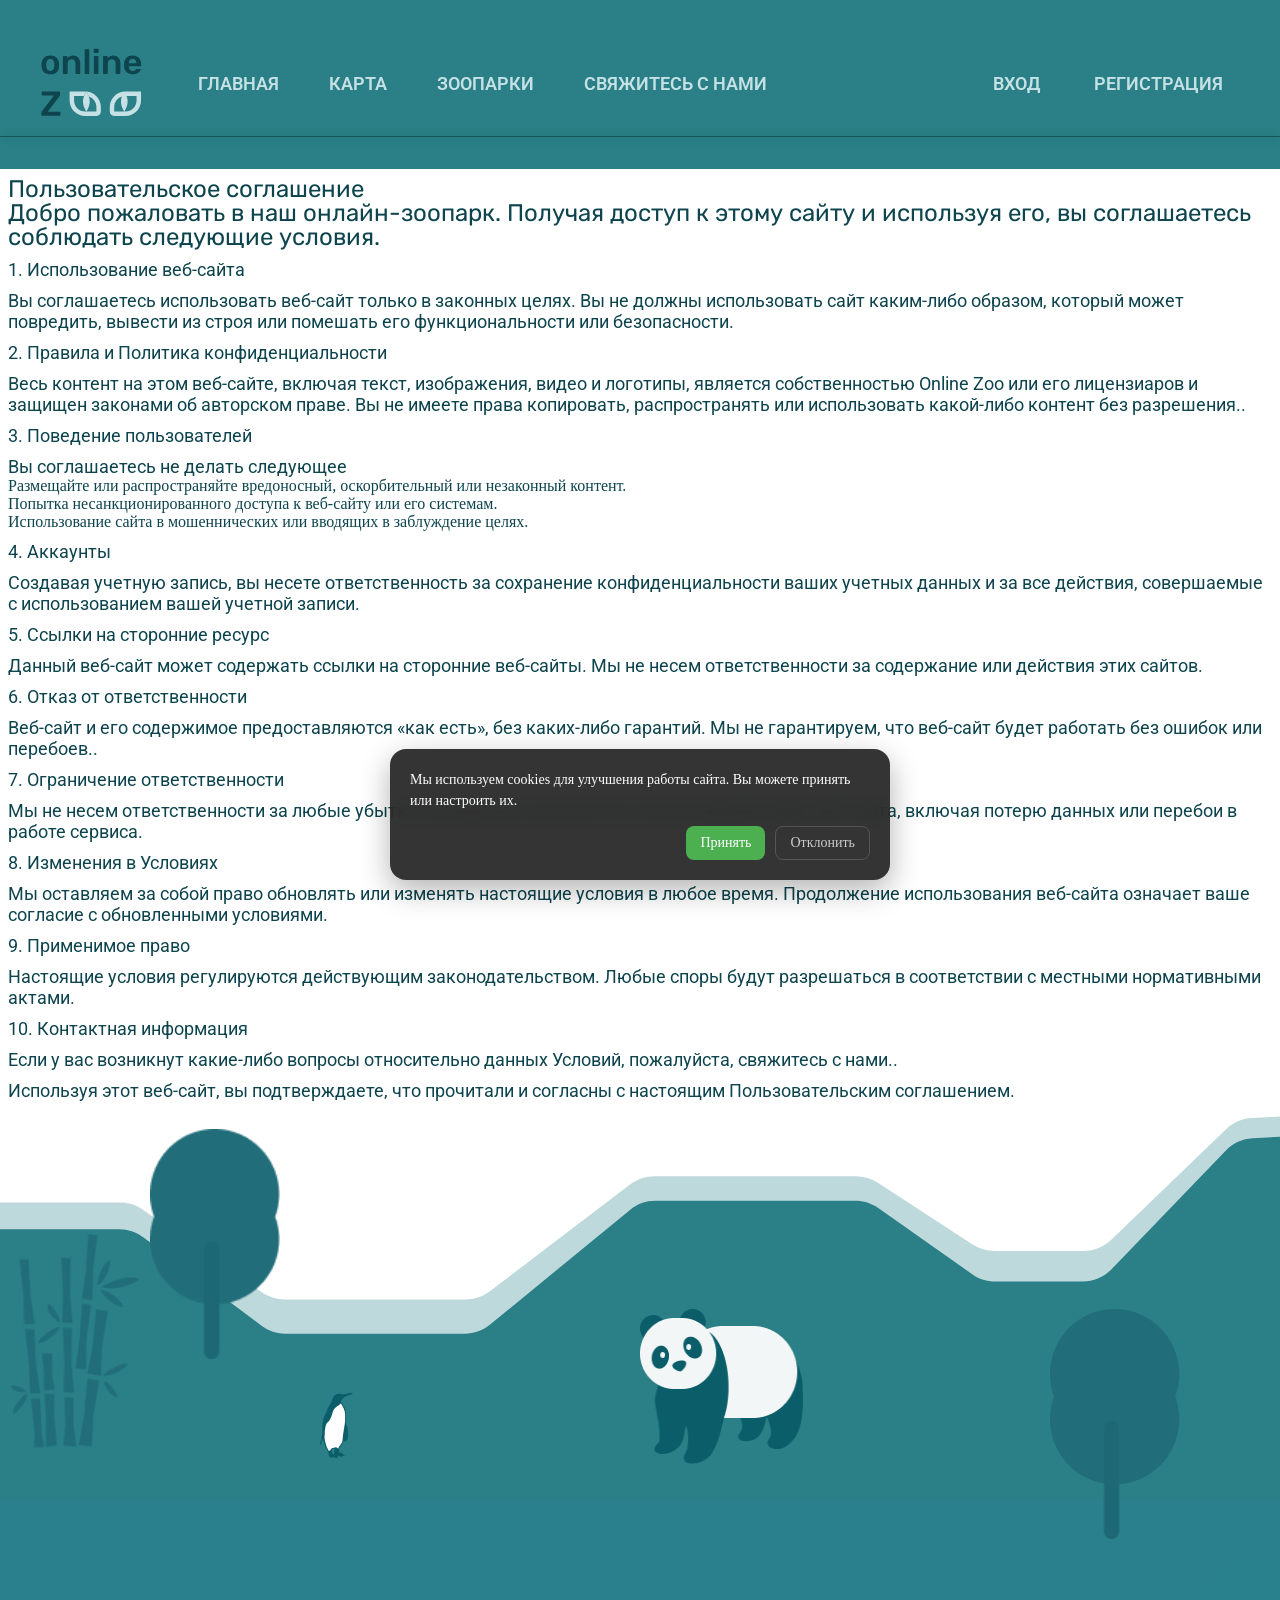
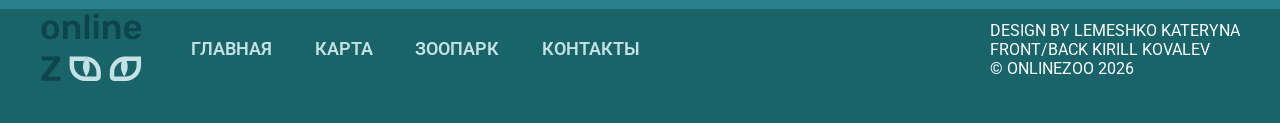
<file: user-agreement.html>
<!DOCTYPE html>
<html lang="en">
<head>
    <meta charset="UTF-8">
    <meta name="viewport" content="width=device-width, initial-scale=1.0">
    <link rel="preconnect" href="https://fonts.googleapis.com">

    <link rel="preconnect" href="https://fonts.gstatic.com" crossorigin>
    <link href="https://fonts.googleapis.com/css2?family=Audiowide&family=DM+Mono:ital,wght@0,300;0,400;0,500;1,300;1,400;1,500&family=Inter:ital,opsz,wght@0,14..32,100..900;1,14..32,100..900&family=Montserrat:ital,wght@0,100..900;1,100..900&family=PT+Sans:ital,wght@0,400;0,700;1,400;1,700&family=Roboto:ital,wght@0,100..900;1,100..900&family=Rubik:ital,wght@0,300..900;1,300..900&display=swap" rel="stylesheet">

    <link rel="preconnect" href="https://fonts.googleapis.com">
    <link rel="preconnect" href="https://fonts.gstatic.com" crossorigin>
    <link href="https://fonts.googleapis.com/css2?family=Audiowide&family=DM+Mono:ital,wght@0,300;0,400;0,500;1,300;1,400;1,500&family=Inter:ital,opsz,wght@0,14..32,100..900;1,14..32,100..900&family=Montserrat:ital,wght@0,100..900;1,100..900&family=PT+Sans:ital,wght@0,400;0,700;1,400;1,700&family=Roboto:ital,wght@0,100..900;1,100..900&family=Rubik:ital,wght@0,300..900;1,300..900&display=swap" rel="stylesheet">

    <link rel="stylesheet" href="./css/animals.css">
    <link rel="stylesheet" href="./css/beautifulanimals.css">
    <link rel="stylesheet" href="./css/footer.css">
    <link rel="stylesheet" href="./css/general.css">
    <link rel="stylesheet" href="./css/header.css">
    <link rel="stylesheet" href="./css/hero.css">
    <link rel="stylesheet" href="./css/howitwork.css">
    <link rel="stylesheet" href="./css/map.css">
    <link rel="stylesheet" href="./css/modal.css">
    <link rel="stylesheet" href="./css/not-exist.css">
    <link rel="stylesheet" href="./css/panda.css">
    <link rel="stylesheet" href="./css/payandfeed.css">
    <link rel="stylesheet" href="./css/petsinzoo.css">
    <link rel="stylesheet" href="./css/reset.css">
    <link rel="stylesheet" href="./css/testimonials.css">
    <link rel="stylesheet" href="./css/zoo.css">
    <link rel="stylesheet" href="./css/privacy-policy.css">

    <link rel="shortcut icon" href="./images/content/panda-icon.png" type="image/x-icon">

    <title>Пользовательское соглашение</title>
</head>
<body>
    <svg xmlns="http://www.w3.org/2000/svg" style="display:none;">

        <symbol id="logo" viewBox="0 0 108 84" fill="none" xmlns="http://www.w3.org/2000/svg">
            <path fill-rule="evenodd" clip-rule="evenodd" d="M29.6128 58.3841V49.5161H45.2358C45.5616 49.5161 45.881 49.5382 46.2007 49.5604C46.238 49.563 46.2752 49.5655 46.3125 49.5681L44.0545 53.9501H34.0765V58.3841C34.0765 64.4964 39.0826 69.4692 45.2358 69.4692H46.3517H56.3951V65.0352C56.3951 60.1888 53.2282 56.1049 48.8582 54.604L46.3909 49.5724C54.4658 50.1643 60.8588 56.8677 60.8588 65.0352V69.4692C60.8588 71.9146 58.8568 73.9032 56.3951 73.9032H45.2358C36.623 73.9032 29.6128 66.9396 29.6128 58.3841ZM84.254 49.5724C84.2607 49.5613 84.2932 49.5161 84.2932 49.5161L84.3325 49.5681C84.3697 49.5655 84.407 49.563 84.4442 49.5604C84.7639 49.5382 85.0833 49.5161 85.4092 49.5161H101.032V58.3841C101.032 66.9396 94.0219 73.9032 85.4092 73.9032H74.2499C71.7882 73.9032 69.7862 71.9146 69.7862 69.4692V65.0352C69.7862 56.8677 76.1792 50.1643 84.254 49.5724ZM96.5684 53.9501H86.5905C87.1752 55.5353 87.641 57.4419 87.641 59.4927C87.641 65.0019 84.2932 69.4692 84.2932 69.4692C84.2932 69.4692 80.9455 65.0019 80.9455 59.4927C80.9455 57.7057 81.3114 56.0539 81.7868 54.604C77.4168 56.1049 74.2499 60.1888 74.2499 65.0352V69.4692H84.2932H85.4092C91.5624 69.4692 96.5684 64.4964 96.5684 58.3841V53.9501Z" fill="#C5E1E6"/>
            <path d="M46.3909 49.5724C46.3842 49.5613 46.3517 49.5161 46.3517 49.5161L46.3125 49.5681L44.0545 53.9501C43.4697 55.5353 43.0039 57.4419 43.0039 59.4927C43.0039 65.0019 46.3517 69.4692 46.3517 69.4692C46.3517 69.4692 49.6995 65.0019 49.6995 59.4927C49.6995 57.7057 49.3336 56.0539 48.8582 54.604L46.3909 49.5724Z" fill="#C5E1E6"/>
            <path d="M10.3123 32.3484C7.59484 32.3484 5.4929 31.6516 4.00645 30.2581C2.52 28.8413 1.71871 26.9135 1.60258 24.4748L1.56774 22.9419L1.60258 21.409C1.71871 18.9935 2.53161 17.0774 4.04129 15.6606C5.55097 14.2439 7.64129 13.5355 10.3123 13.5355C12.9832 13.5355 15.0735 14.2439 16.5832 15.6606C18.0929 17.0774 18.9058 18.9935 19.0219 21.409C19.0452 21.6877 19.0568 22.1987 19.0568 22.9419C19.0568 23.6852 19.0452 24.1961 19.0219 24.4748C18.9058 26.9135 18.1045 28.8413 16.6181 30.2581C15.1316 31.6516 13.0297 32.3484 10.3123 32.3484ZM10.3123 28.8994C11.5432 28.8994 12.4955 28.5161 13.169 27.7497C13.8426 26.96 14.2142 25.8103 14.2839 24.3006C14.3071 24.0684 14.3187 23.6155 14.3187 22.9419C14.3187 22.2684 14.3071 21.8155 14.2839 21.5832C14.2142 20.0735 13.8426 18.9355 13.169 18.169C12.4955 17.3794 11.5432 16.9845 10.3123 16.9845C9.08129 16.9845 8.12903 17.3794 7.45548 18.169C6.78194 18.9355 6.41032 20.0735 6.34065 21.5832L6.30581 22.9419L6.34065 24.3006C6.41032 25.8103 6.78194 26.96 7.45548 27.7497C8.12903 28.5161 9.08129 28.8994 10.3123 28.8994ZM23.7529 32C23.5207 32 23.3232 31.9187 23.1607 31.7561C22.9981 31.5935 22.9168 31.3961 22.9168 31.1639V14.72C22.9168 14.4877 22.9981 14.2903 23.1607 14.1277C23.3232 13.9652 23.5207 13.8839 23.7529 13.8839H26.6097C26.842 13.8839 27.0394 13.9652 27.202 14.1277C27.3645 14.2903 27.4458 14.4877 27.4458 14.72V16.1484C28.8161 14.4065 30.7555 13.5355 33.2639 13.5355C35.4007 13.5355 37.0961 14.2439 38.3503 15.6606C39.6045 17.0542 40.2316 18.9587 40.2316 21.3742V31.1639C40.2316 31.3961 40.1503 31.5935 39.9878 31.7561C39.8484 31.9187 39.651 32 39.3955 32H36.3297C36.0974 32 35.9 31.9187 35.7374 31.7561C35.5749 31.5935 35.4936 31.3961 35.4936 31.1639V21.5832C35.4936 20.2129 35.1568 19.1561 34.4832 18.4129C33.8329 17.6465 32.8807 17.2632 31.6265 17.2632C30.3955 17.2632 29.42 17.6465 28.7 18.4129C28.0032 19.1794 27.6549 20.2361 27.6549 21.5832V31.1639C27.6549 31.3961 27.5736 31.5935 27.411 31.7561C27.2716 31.9187 27.0742 32 26.8187 32H23.7529ZM45.5279 32C45.2957 32 45.0983 31.9187 44.9357 31.7561C44.7731 31.5935 44.6918 31.3961 44.6918 31.1639V8.10064C44.6918 7.84516 44.7731 7.64774 44.9357 7.50839C45.0983 7.3458 45.2957 7.26451 45.5279 7.26451H48.4195C48.675 7.26451 48.8725 7.3458 49.0118 7.50839C49.1744 7.64774 49.2557 7.84516 49.2557 8.10064V31.1639C49.2557 31.3961 49.1744 31.5935 49.0118 31.7561C48.8725 31.9187 48.675 32 48.4195 32H45.5279ZM54.5738 10.8877C54.3415 10.8877 54.1441 10.8065 53.9815 10.6439C53.8189 10.4813 53.7376 10.2839 53.7376 10.0516V7.54322C53.7376 7.31097 53.8189 7.11355 53.9815 6.95097C54.1441 6.78839 54.3415 6.7071 54.5738 6.7071H57.7441C57.9763 6.7071 58.1738 6.78839 58.3363 6.95097C58.5221 7.11355 58.615 7.31097 58.615 7.54322V10.0516C58.615 10.2839 58.5338 10.4813 58.3712 10.6439C58.2086 10.8065 57.9996 10.8877 57.7441 10.8877H54.5738ZM54.7131 32C54.4808 32 54.2834 31.9187 54.1208 31.7561C53.9583 31.5935 53.877 31.3961 53.877 31.1639V14.72C53.877 14.4877 53.9583 14.2903 54.1208 14.1277C54.2834 13.9652 54.4808 13.8839 54.7131 13.8839H57.6047C57.8602 13.8839 58.0576 13.9652 58.197 14.1277C58.3596 14.2671 58.4408 14.4645 58.4408 14.72V31.1639C58.4408 31.3961 58.3596 31.5935 58.197 31.7561C58.0576 31.9187 57.8602 32 57.6047 32H54.7131ZM63.8991 32C63.6668 32 63.4694 31.9187 63.3068 31.7561C63.1443 31.5935 63.063 31.3961 63.063 31.1639V14.72C63.063 14.4877 63.1443 14.2903 63.3068 14.1277C63.4694 13.9652 63.6668 13.8839 63.8991 13.8839H66.7559C66.9881 13.8839 67.1855 13.9652 67.3481 14.1277C67.5107 14.2903 67.592 14.4877 67.592 14.72V16.1484C68.9623 14.4065 70.9017 13.5355 73.4101 13.5355C75.5468 13.5355 77.2423 14.2439 78.4965 15.6606C79.7507 17.0542 80.3778 18.9587 80.3778 21.3742V31.1639C80.3778 31.3961 80.2965 31.5935 80.1339 31.7561C79.9946 31.9187 79.7972 32 79.5417 32H76.4759C76.2436 32 76.0462 31.9187 75.8836 31.7561C75.721 31.5935 75.6397 31.3961 75.6397 31.1639V21.5832C75.6397 20.2129 75.303 19.1561 74.6294 18.4129C73.9791 17.6465 73.0268 17.2632 71.7726 17.2632C70.5417 17.2632 69.5662 17.6465 68.8462 18.4129C68.1494 19.1794 67.801 20.2361 67.801 21.5832V31.1639C67.801 31.3961 67.7197 31.5935 67.5572 31.7561C67.4178 31.9187 67.2204 32 66.9649 32H63.8991ZM92.607 32.3484C90.0289 32.3484 87.9735 31.6052 86.4406 30.1187C84.9309 28.609 84.1296 26.4955 84.0367 23.7781L84.0018 22.9071L84.0367 22.0361C84.1528 19.3884 84.9657 17.3097 86.4754 15.8C88.0083 14.2903 90.0522 13.5355 92.607 13.5355C95.3477 13.5355 97.4612 14.3716 98.9477 16.0439C100.457 17.7161 101.212 19.9458 101.212 22.7329V23.4645C101.212 23.6968 101.131 23.8942 100.968 24.0568C100.806 24.2194 100.597 24.3006 100.341 24.3006H88.7748V24.5794C88.8212 25.8568 89.1696 26.9368 89.8199 27.8194C90.4935 28.6787 91.4109 29.1084 92.5722 29.1084C93.9425 29.1084 95.0457 28.5742 95.8818 27.5058C96.0909 27.2503 96.2535 27.0877 96.3696 27.0181C96.5089 26.9484 96.7064 26.9135 96.9618 26.9135H99.958C100.167 26.9135 100.341 26.9832 100.481 27.1226C100.643 27.2387 100.724 27.3897 100.724 27.5755C100.724 28.1329 100.388 28.7948 99.7141 29.5613C99.0638 30.3045 98.1231 30.9548 96.8922 31.5123C95.6612 32.0697 94.2328 32.3484 92.607 32.3484ZM96.4741 21.3742V21.2697C96.4741 19.8994 96.1257 18.7961 95.4289 17.96C94.7554 17.1239 93.8148 16.7058 92.607 16.7058C91.3993 16.7058 90.4586 17.1239 89.7851 17.96C89.1115 18.7961 88.7748 19.8994 88.7748 21.2697V21.3742H96.4741Z" fill="#0D444D"/>
            <path d="M2.19484 73.8064C1.93935 73.8064 1.73032 73.7252 1.56774 73.5626C1.42839 73.4 1.35871 73.191 1.35871 72.9355V70.4968C1.35871 70.1019 1.44 69.8 1.60258 69.591C1.76516 69.3587 1.85806 69.231 1.88129 69.2077L14.0052 53.5303H2.54323C2.31097 53.5303 2.11355 53.449 1.95097 53.2864C1.78839 53.1239 1.7071 52.9264 1.7071 52.6942V50.2903C1.7071 50.0348 1.77677 49.8258 1.91613 49.6632C2.07871 49.5006 2.28774 49.4194 2.54323 49.4194H19.1961C19.4516 49.4194 19.6606 49.5006 19.8232 49.6632C19.9858 49.8258 20.0671 50.0348 20.0671 50.2903V52.6942C20.0671 53.1123 19.9161 53.5187 19.6142 53.9135L7.73419 69.6606H19.5794C19.8348 69.6606 20.0439 69.7419 20.2065 69.9045C20.369 70.0671 20.4503 70.2761 20.4503 70.5316V72.9703C20.4503 73.2258 20.369 73.4348 20.2065 73.5974C20.0439 73.7368 19.8348 73.8064 19.5794 73.8064H2.19484Z" fill="#0D444D"/>
        </symbol>

        <symbol id="google-logo" viewBox="0 0 24 24" fill="none" xmlns="http://www.w3.org/2000/svg">
            <rect width="24" height="24" fill="white"/>
            <path fill-rule="evenodd" clip-rule="evenodd" d="M23.04 12.2615C23.04 11.446 22.9668 10.6619 22.8309 9.90918H12V14.3576H18.1891C17.9225 15.7951 17.1123 17.013 15.8943 17.8285V20.714H19.6109C21.7855 18.7119 23.04 15.7637 23.04 12.2615Z" fill="#4285F4"/>
            <path fill-rule="evenodd" clip-rule="evenodd" d="M11.9995 23.4998C15.1045 23.4998 17.7077 22.47 19.6104 20.7137L15.8938 17.8282C14.864 18.5182 13.5467 18.9259 11.9995 18.9259C9.00425 18.9259 6.46902 16.903 5.5647 14.1848H1.72266V17.1644C3.61493 20.9228 7.50402 23.4998 11.9995 23.4998Z" fill="#34A853"/>
            <path fill-rule="evenodd" clip-rule="evenodd" d="M5.56523 14.185C5.33523 13.495 5.20455 12.7579 5.20455 12C5.20455 11.242 5.33523 10.505 5.56523 9.81499V6.83545H1.72318C0.944318 8.38795 0.5 10.1443 0.5 12C0.5 13.8557 0.944318 15.612 1.72318 17.1645L5.56523 14.185Z" fill="#FBBC05"/>
            <path fill-rule="evenodd" clip-rule="evenodd" d="M11.9995 5.07386C13.6879 5.07386 15.2038 5.65409 16.3956 6.79364L19.694 3.49523C17.7024 1.63955 15.0992 0.5 11.9995 0.5C7.50402 0.5 3.61493 3.07705 1.72266 6.83545L5.5647 9.815C6.46902 7.09682 9.00425 5.07386 11.9995 5.07386Z" fill="#EA4335"/>
        </symbol>

        <symbol id="facebook-logo" viewBox="0 0 24 24" fill="none" xmlns="http://www.w3.org/2000/svg">
            <g clip-path="url(#clip0_3451_2065)">
            <path d="M23.5 12.0699C23.5 5.7186 18.3513 0.56988 12 0.56988C5.64872 0.56988 0.5 5.7186 0.5 12.0699C0.5 17.8099 4.70538 22.5674 10.2031 23.4302V15.3941H7.2832V12.0699H10.2031V9.53629C10.2031 6.6541 11.92 5.06207 14.5468 5.06207C15.805 5.06207 17.1211 5.28668 17.1211 5.28668V8.11675H15.671C14.2424 8.11675 13.7969 9.00322 13.7969 9.91266V12.0699H16.9863L16.4765 15.3941H13.7969V23.4302C19.2946 22.5674 23.5 17.8099 23.5 12.0699Z" fill="#1877F2"/>
            </g>
            <defs>
            <clipPath id="clip0_3451_2065">
            <rect width="24" height="24" fill="white"/>
            </clipPath>
            </defs>
        </symbol>

        <symbol id="play-btn" viewBox="0 0 23 27" xmlns="http://www.w3.org/2000/svg">
            <path d="M2.61523 2.61516L20.0496 13.0758L2.61523 23.5364V2.61516Z" fill="currentColor" stroke="white" stroke-width="5.23032" stroke-linecap="round" stroke-linejoin="round"/>
        </symbol>

        <symbol id="how-it-work-icon-1" viewBox="0 0 50 50" fill="none" xmlns="http://www.w3.org/2000/svg">
            <path d="M14 5C11.0898 5 8.60938 7.07031 8.15625 9.875C8.14453 9.94141 8.10156 9.99609 8.09375 10.0625H8.125C8.08984 10.2148 8.05078 10.3555 8.03125 10.5C7.72656 10.7109 7.43359 10.9375 7.1875 11.1875C6.01172 12.375 5.51562 13.8672 5.15625 15.0938C5.15234 15.1016 5.16016 15.1172 5.15625 15.125C3.85938 19.1133 1.53516 28.5547 1 30.7188C0.375 32.0234 0 33.4609 0 35C0 40.5117 4.48828 45 10 45C15.3867 45 19.7695 40.7148 19.9688 35.375C21.1016 36.2109 22.7422 37 25 37C27.2578 37 28.8984 36.2109 30.0312 35.375C30.2305 40.7148 34.6133 45 40 45C45.5117 45 50 40.5117 50 35C50 33.8711 49.8164 32.793 49.4688 31.7812C49.3047 31.125 46.3516 19.3906 45.0625 15.125V15.0938C44.6562 13.875 44.1172 12.3828 42.9375 11.1875C42.6445 10.8906 42.3125 10.6172 41.9375 10.375C41.918 10.2695 41.9023 10.1719 41.875 10.0625H41.9062C41.8984 9.99609 41.8555 9.94141 41.8438 9.875C41.3906 7.07031 38.9102 5 36 5C32.6758 5 30 7.67578 30 11C30 11.7344 30.1211 12.4453 30.3438 13.0938C29.8789 13.6328 29.4883 14.1211 29.2188 14.375C29.1055 14.4805 29.0977 14.4766 29.0625 14.5C27.9258 13.6641 26.5547 13.0938 25.0938 13.0938C23.6367 13.0938 22.2031 13.6172 21.0938 14.5C21.0547 14.4766 21.0508 14.4805 20.9375 14.375C20.6445 14.1016 20.2031 13.5664 19.6875 12.9688C19.8867 12.3516 20 11.6914 20 11C20 7.67578 17.3242 5 14 5ZM14 7C16.2773 7 18 8.72266 18 11C18 11.0859 17.9727 11.1641 17.9688 11.25C16.6992 10.1602 15.0664 9.1875 12.9062 9.1875C11.9375 9.1875 11.0703 9.28125 10.3125 9.46875C10.8633 8.01562 12.293 7 14 7ZM36 7C37.6914 7 39.0938 8.00391 39.6562 9.4375C38.957 9.27734 38.1875 9.1875 37.3125 9.1875C35.0703 9.1875 33.3359 10.2305 32.0312 11.375C32.0195 11.2461 32 11.125 32 11C32 8.72266 33.7227 7 36 7ZM12.9062 11.1875C14.9023 11.1875 16.2812 12.2617 17.4375 13.4688C17.4492 13.9727 17.8398 14.3906 18.3438 14.4375C18.7695 14.9336 19.1758 15.4219 19.5938 15.8125C19.8789 16.0781 20.168 16.332 20.625 16.4688C21.082 16.6055 21.7305 16.5039 22.125 16.1875L22.1562 16.1562C22.8242 15.5625 24.0508 15.0938 25.0938 15.0938C26.1367 15.0938 27.2344 15.5234 28.0625 16.1875V16.1562H28.0938C28.4805 16.4727 29.1172 16.6055 29.5625 16.4688C30.0195 16.3281 30.2812 16.0781 30.5625 15.8125C30.9844 15.4141 31.4023 14.9141 31.8438 14.4062C32.1914 14.3008 32.457 14.0117 32.5312 13.6562C33.7383 12.3711 35.207 11.1875 37.3125 11.1875C38.6289 11.1875 39.5664 11.3867 40.2812 11.7188C40.4023 11.8398 40.5547 11.9258 40.7188 11.9688C40.75 11.9805 40.7812 11.9922 40.8125 12C41.082 12.1758 41.3242 12.3828 41.5312 12.5938C42.3203 13.3945 42.7656 14.5156 43.1562 15.6875C43.1602 15.6953 43.1523 15.7109 43.1562 15.7188C43.9258 18.2695 45.207 23.1172 46.25 27.1875C44.5352 25.8086 42.3633 25 40 25C35.4688 25 31.6289 28.043 30.4062 32.1875C30.332 32.25 30.2695 32.3242 30.2188 32.4062C30.2188 32.4062 28.9297 35 25 35C21.0703 35 19.7812 32.4062 19.7812 32.4062C19.7305 32.3125 19.668 32.2305 19.5938 32.1562C18.3633 28.0273 14.5234 25 10 25C7.73438 25 5.64844 25.7578 3.96875 27.0312C5.00391 22.9688 6.25781 18.1953 7.0625 15.7188V15.6875C7.40234 14.5234 7.80469 13.3945 8.59375 12.5938C9.38281 11.793 10.5938 11.1875 12.9062 11.1875ZM25 25C22.8008 25 21 26.8008 21 29C21 31.1992 22.8008 33 25 33C27.1992 33 29 31.1992 29 29C29 26.8008 27.1992 25 25 25ZM10 27C14.4297 27 18 30.5703 18 35C18 39.4297 14.4297 43 10 43C5.57031 43 2 39.4297 2 35C2 34.3984 2.0625 33.8125 2.1875 33.25C2.38672 33.0977 2.51953 32.875 2.5625 32.625C2.5625 32.625 2.82422 31.5469 2.875 31.3438C4.19922 28.7617 6.89062 27 10 27ZM25 27C26.1172 27 27 27.8828 27 29C27 30.1172 26.1172 31 25 31C23.8828 31 23 30.1172 23 29C23 27.8828 23.8828 27 25 27ZM40 27C43.4844 27 46.4297 29.2148 47.5312 32.3125C47.5352 32.3281 47.625 32.6562 47.625 32.6562C47.6523 32.7578 47.6953 32.8516 47.75 32.9375C47.9258 33.5938 48 34.2852 48 35C48 39.4297 44.4297 43 40 43C35.5703 43 32 39.4297 32 35C32 30.5703 35.5703 27 40 27ZM4.90625 33.9688C4.86328 33.9766 4.82031 33.9883 4.78125 34C4.31641 34.1055 3.98828 34.5234 4 35C4 38.3242 6.67578 41 10 41C10.3594 41.0039 10.6953 40.8164 10.8789 40.5039C11.0586 40.1914 11.0586 39.8086 10.8789 39.4961C10.6953 39.1836 10.3594 38.9961 10 39C7.72266 39 6 37.2773 6 35C6.01172 34.7109 5.89453 34.4336 5.6875 34.2383C5.47656 34.0391 5.19141 33.9414 4.90625 33.9688ZM35.9062 33.9688C35.8633 33.9766 35.8203 33.9883 35.7812 34C35.3164 34.1055 34.9883 34.5234 35 35C35 38.3242 37.6758 41 41 41C41.3594 41.0039 41.6953 40.8164 41.8789 40.5039C42.0586 40.1914 42.0586 39.8086 41.8789 39.4961C41.6953 39.1836 41.3594 38.9961 41 39C38.7227 39 37 37.2773 37 35C37.0117 34.7109 36.8945 34.4336 36.6875 34.2383C36.4766 34.0391 36.1914 33.9414 35.9062 33.9688Z" fill="#216E7A"/>
            <circle opacity="0.8" cx="10" cy="35" r="8" fill="#216E7A"/>
            <circle opacity="0.8" cx="40" cy="35" r="8" fill="#216E7A"/>
            <path d="M5 35C5.66897 38.4715 6.73285 39.609 10 40" stroke="white" stroke-width="2" stroke-linecap="round"/>
            <path d="M35 35C35.669 38.4715 36.7328 39.609 40 40" stroke="white" stroke-width="2" stroke-linecap="round"/>
        </symbol>

        <symbol id="how-it-work-icon-2" viewBox="0 0 64 64" fill="none" xmlns="http://www.w3.org/2000/svg">
            <path opacity="0.8" d="M33.4216 33.46C32.6556 32.629 31.3436 32.629 30.5786 33.46L25.3506 39.137C23.6396 40.995 24.9566 44 27.4826 44H36.5166C39.0426 44 40.3596 40.995 38.6486 39.137L33.4216 33.46Z" fill="#216E7A"/>
            <path opacity="0.8" d="M41 35C42.6569 35 44 33.6569 44 32C44 30.3431 42.6569 29 41 29C39.3431 29 38 30.3431 38 32C38 33.6569 39.3431 35 41 35Z" fill="#216E7A"/>
            <path opacity="0.8" d="M23 35C24.6569 35 26 33.6569 26 32C26 30.3431 24.6569 29 23 29C21.3431 29 20 30.3431 20 32C20 33.6569 21.3431 35 23 35Z" fill="#216E7A"/>
            <path opacity="0.8" d="M32 31C33.6569 31 35 29.6569 35 28C35 26.3431 33.6569 25 32 25C30.3431 25 29 26.3431 29 28C29 29.6569 30.3431 31 32 31Z" fill="#216E7A"/>
            <path d="M45 8.10498C39.2 8.10498 34.078 11.965 32 17.503C29.922 11.965 24.8 8.10498 19 8.10498C11.28 8.10498 5 14.779 5 22.982C5 39.001 18.418 49.747 26.417 54.727C28.139 55.799 30.069 56.335 32 56.335C33.931 56.335 35.861 55.799 37.583 54.727C45.582 49.747 59 39.001 59 22.982C59 14.779 52.72 8.10498 45 8.10498ZM36.526 53.03C33.734 54.768 30.266 54.766 27.474 53.03C19.828 48.269 7 38.034 7 22.982C7 15.881 12.383 10.105 19 10.105C24.917 10.105 30.017 14.846 30.861 21.132L30.978 22H33.022L33.139 21.133C33.983 14.847 39.083 10.105 45 10.105C51.617 10.105 57 15.881 57 22.982C57 38.034 44.172 48.269 36.526 53.03Z" fill="#216E7A"/>
            <path d="M46 13V15C49.309 15 52 17.691 52 21H54C54 16.589 50.411 13 46 13Z" fill="#216E7A"/>
            <path d="M46 17V19C47.103 19 48 19.897 48 21H50C50 18.794 48.206 17 46 17Z" fill="#216E7A"/>
        </symbol>

        <symbol id="how-it-work-icon-3" viewBox="0 0 64 64" fill="none" xmlns="http://www.w3.org/2000/svg">
            <path d="M8 29H14V48H8V29Z" fill="#216E7A" fill-opacity="0.8"/>
            <path d="M56.427 36.815C55.49 36.122 54.239 35.92 52.992 36.265L37.703 40.492C37.891 40.028 38 39.523 38 38.991C38 36.79 36.206 35 34 35H24.623C23.957 34 22.261 31 20 31H16V30C16 28.346 14.654 27 13 27H9C7.346 27 6 28.346 6 30V47C6 48.654 7.346 50 9 50H13C14.654 50 16 48.655 16 47V46.248L28.139 54.45C29.663 55.482 31.437 56 33.214 56C34.856 56 36.501 55.558 37.956 54.669L56.129 43.568C57.283 42.865 58 41.587 58 40.235V39.922C58 38.691 57.427 37.559 56.427 36.815ZM14 47C14 47.552 13.551 48 13 48H12V44H10V48H9C8.449 48 8 47.552 8 47V30C8 29.448 8.449 29 9 29H13C13.551 29 14 29.449 14 30V47ZM56 40.235C56 40.895 55.65 41.518 55.087 41.862L36.914 52.962C34.549 54.405 31.545 54.34 29.26 52.793L16 43.835V33H20C21.059 33 22.469 35.034 23.088 36.409L23.354 37H34C35.103 37 36 37.893 36 38.99C36 40.098 35.103 41 34 41H24V43H34H36L53.524 38.193C54.165 38.015 54.804 38.1 55.234 38.422C55.721 38.783 56 39.33 56 39.922V40.235Z" fill="#216E7A"/>
            <path d="M39 30C41.631 30 52 23.441 52 15C52 11.141 48.86 8 45 8C42.457 8 40.226 9.363 39 11.397C37.774 9.363 35.543 8 33 8C29.14 8 26 11.141 26 15C26 23.441 36.369 30 39 30ZM33 10C35.757 10 38 12 38 15H40C40 12 42.243 10 45 10C47.757 10 50 12.243 50 15C50 22.563 40.321 28 39 28C37.679 28 28 22.563 28 15C28 12.243 30.243 10 33 10Z" fill="#216E7A"/>
        </symbol>

        <symbol id="heart--icon" viewBox="0 0 24 24" fill="none" xmlns="http://www.w3.org/2000/svg">
            <path d="M19.513 12.5834L12.013 20.0114L4.513 12.5834C4.0183 12.102 3.62864 11.5234 3.36854 10.884C3.10845 10.2447 2.98356 9.55836 3.00173 8.86834C3.01991 8.17832 3.18076 7.49954 3.47415 6.87474C3.76755 6.24994 4.18713 5.69266 4.70648 5.23799C5.22583 4.78331 5.8337 4.4411 6.49181 4.23289C7.14991 4.02468 7.844 3.95499 8.53036 4.02821C9.21673 4.10143 9.8805 4.31596 10.4799 4.65831C11.0792 5.00066 11.6012 5.46341 12.013 6.01741C12.4265 5.46743 12.9491 5.00873 13.5481 4.67001C14.1471 4.3313 14.8095 4.11986 15.4939 4.04893C16.1784 3.978 16.8701 4.04911 17.5258 4.2578C18.1815 4.46649 18.787 4.80828 19.3045 5.26177C19.8221 5.71526 20.2404 6.27069 20.5334 6.8933C20.8264 7.51591 20.9877 8.19229 21.0073 8.88012C21.0269 9.56794 20.9043 10.2524 20.6471 10.8907C20.39 11.5289 20.0039 12.1072 19.513 12.5894" stroke="#19707D" stroke-width="1.5" stroke-linecap="round" stroke-linejoin="round"/>
        </symbol>

        <symbol id="tv--icon" viewBox="0 0 23 23" fill="none" xmlns="http://www.w3.org/2000/svg">
            <g clip-path="url(#clip0_219_26)">
            <path d="M18.1988 6.70496H4.78876C3.73074 6.70496 2.87305 7.56265 2.87305 8.62067V17.2414C2.87305 18.2994 3.73074 19.1571 4.78876 19.1571H18.1988C19.2568 19.1571 20.1145 18.2994 20.1145 17.2414V8.62067C20.1145 7.56265 19.2568 6.70496 18.1988 6.70496Z" stroke="#216E7A" stroke-width="1.43679" stroke-linecap="round" stroke-linejoin="round"/>
            <path d="M15.3259 2.87354L11.4945 6.70497L7.66309 2.87354" stroke="#216E7A" stroke-width="1.43679" stroke-linecap="round" stroke-linejoin="round"/>
            </g>
            <defs>
            <clipPath id="clip0_219_26">
            <rect width="22.9886" height="22.9886" fill="white"/>
            </clipPath>
            </defs>
        </symbol>

        <symbol id="arrow--right" width="17" height="23" viewBox="0 0 17 23" fill="none" xmlns="http://www.w3.org/2000/svg">
            <path d="M5.75 0.75L15.1027 10.8509C15.4651 11.2423 15.4565 11.8494 15.083 12.2304L5.75 21.75" stroke="#19707D" stroke-width="1.5" stroke-linecap="round"/>
            <path d="M0.75 0.75L10.1027 10.8509C10.4651 11.2423 10.4565 11.8494 10.083 12.2304L0.75 21.75" stroke="#19707D" stroke-width="1.5" stroke-linecap="round"/>
        </symbol>

        <symbol id="penguin--icon" viewBox="0 0 33 66" fill="none" xmlns="http://www.w3.org/2000/svg">
            <path d="M13.9111 59.1991C14.1596 58.1944 14.0656 56.3396 14.0656 56.3396L18.5481 54.3302C18.5481 54.3302 18.1388 55.552 18.2389 56.3396C18.3245 57.0124 18.7255 57.2972 18.8572 57.9625C19.0096 58.7323 18.6789 59.2077 18.8572 59.9719C18.9833 60.5122 19.3982 61.2857 19.3982 61.2857C19.3982 61.2857 20.0175 61.1423 20.3256 60.8993C20.7606 60.5562 20.8183 60.1783 21.0212 59.6628C21.5625 58.2865 20.8666 55.8759 21.0212 55.8759C21.1757 55.8759 25.0399 58.5035 25.0399 58.5035C25.0399 58.5035 24.521 59.6496 24.4216 60.4356C24.2693 61.6405 24.4497 62.459 23.6488 63.5269C23.3165 63.8031 22.6441 63.9906 22.6441 63.9906C22.6441 63.9906 20.4802 66 20.5575 65.459C20.5575 64.7635 20.712 63.6815 20.712 63.6815C20.712 63.6815 16.075 65.8454 16.075 65.459C15.9204 64.8407 16.616 63.9906 16.616 63.9906C16.616 63.9906 14.993 64.9953 15.1476 64.5316C15.2556 64.2077 15.4641 63.8504 15.6561 63.5609C15.5713 63.6295 15.4777 63.6772 15.3795 63.6815C14.8359 63.7053 14.9158 62.3677 14.9158 62.3677C14.9158 62.3677 12.3654 63.9906 11.2062 63.9906C10.9413 63.4785 11.0516 62.5222 11.0516 62.5222C11.0516 62.5222 9.1968 63.1405 8.34668 63.0632C8.50125 62.0585 9.2294 61.7816 9.96963 61.1311C11.2573 59.9996 13.1382 59.5855 13.9111 59.1991Z" fill="#0A5D69"/>
            <path d="M1.00468 0.386476C0.761655 0.486835 0.468771 0.674032 0.262104 0.816252C0.15513 0.889867 0.187455 1.05076 0.313518 1.08192C0.576551 1.14694 0.953546 1.24078 1.23653 1.31388C2.63339 1.6747 3.44268 1.80681 4.79157 2.31856C6.47004 2.95534 7.44066 3.34261 8.88759 4.40521C9.56041 4.89932 9.96626 5.16339 10.5105 5.79631L10.5169 5.80371C11.3145 6.73114 11.8548 7.35951 11.9789 8.57851C12.0125 8.9088 11.9789 9.42863 11.9789 9.42863C11.9789 9.42863 12.7939 9.93171 13.37 10.1242C14.9157 10.6651 20.5574 8.34663 20.5574 5.8736C19.9391 3.94148 18.7256 2.23641 16.5386 1.31388C15.9313 1.05768 15.5668 0.952887 14.9157 0.850176C14.0809 0.718498 13.5955 0.802546 12.7518 0.850176C11.4733 0.922346 10.7859 1.34795 9.50586 1.31388C8.52869 1.28787 7.99649 1.09118 7.03279 0.927459C5.45719 0.659793 4.61206 0.131625 3.01405 0.154626C2.22422 0.165994 1.73479 0.0849755 1.00468 0.386476Z" fill="#0A5D69"/>
            <path d="M16.3072 9.35129C15.2912 9.79303 13.634 10.0608 13.2826 10.1142C13.2562 10.1182 13.2479 10.1514 13.2682 10.1686L14.7615 11.4379L17.621 13.6019C17.621 13.6019 19.5886 15.3202 20.3259 16.7705C20.6765 17.4601 20.7616 17.8966 21.0214 18.6253C21.669 20.4416 22.4898 23.3396 22.4898 23.3396C22.4898 23.3396 23.0533 25.355 23.8036 26.4309C24.2438 27.0621 24.6139 27.3175 25.1175 27.8993C25.9596 28.8724 26.626 29.3 27.2041 30.4496C27.9354 31.904 27.6511 32.7785 27.9769 34.5457C28.4057 36.8708 29.2908 40.8829 29.2908 40.8829V42.0422C29.2908 43.521 29.447 44.3584 29.2908 45.829C29.1375 47.2712 28.5179 49.4614 28.5179 49.4614L26.8034 54.9623C26.7867 55.0158 26.8597 55.0474 26.8861 54.998C27.2144 54.3842 27.8297 53.2174 28.2088 52.3981C28.7498 50.9297 28.9069 49.5094 29.4453 47.6838C29.6765 46.9001 30.0383 45.7695 30.169 45.3633C30.1832 45.319 30.2463 45.3214 30.2577 45.3665L31.4547 50.0796C31.4547 50.0796 32.073 51.7799 32.6912 51.8571C33.068 51.5418 32.9231 50.6206 32.9231 50.6206C32.9231 50.6206 32.1889 48.3319 31.8411 46.8337C31.4944 45.3401 31.4449 44.4734 31.1456 42.9696C31.0011 42.2439 30.8821 41.8444 30.7591 41.1148C30.6819 39.6464 30.6097 37.2055 30.5273 34.7002C30.4618 32.7084 30.6579 31.5719 30.3727 29.5995C30.2228 28.5626 30.0873 27.9879 29.8317 26.9719C29.3335 24.9911 28.8998 23.9183 28.1315 22.0258C27.456 20.3617 26.8945 19.5085 26.1994 17.8525C25.6485 16.5398 25.5072 15.7328 24.8856 14.452C24.176 12.9898 23.5076 12.3196 22.7217 10.897C22.1799 9.91628 21.8442 9.37851 21.4079 8.3466C21.0554 7.5131 20.6601 6.2149 20.5746 5.93002C20.5674 5.90598 20.5367 5.90018 20.521 5.91979C20.339 6.14762 19.5163 7.16225 18.8575 7.72834C17.9621 8.49771 17.3898 8.88058 16.3072 9.35129Z" fill="#0A5D69"/>
            <path d="M5.87394 34.0048C6.24482 32.5529 7.11047 30.3724 7.11047 30.3724L9.81539 46.6019C9.81539 46.6019 9.35169 48.7659 7.96059 48.3795C7.11047 47.993 6.18307 47.2975 5.71937 46.3701C5.34494 45.6818 5.33074 45.2066 5.17839 44.438C4.93715 43.221 4.95175 42.5101 4.94654 41.2694C4.94023 39.768 5.05347 38.9198 5.25075 37.4421L5.25567 37.4052C5.43427 36.0674 5.53987 35.3125 5.87394 34.0048Z" fill="#0A5D69" stroke="#0A5D69" stroke-width="0.154567"/>
            <path d="M12.1328 9.92859C12.3509 9.92859 12.4721 9.98072 12.5449 10.0262C12.6363 10.0834 12.6741 10.1359 12.7842 10.246C13.4186 10.8803 13.758 11.1393 14.3555 11.66C14.9679 12.1938 15.5123 12.5057 16 12.8007C16.4848 13.0939 16.9283 13.3787 17.4189 13.8759C19.165 15.6451 20.1441 16.7397 20.7715 18.9911C21.541 21.7528 22.6047 25.1692 24.3193 27.6434L24.3447 27.6805L24.377 27.7118C24.5969 27.9317 24.8432 28.161 25.0889 28.3905C25.3372 28.6225 25.588 28.858 25.8291 29.1014C26.3155 29.5925 26.7345 30.088 26.9883 30.5956C27.7931 32.2052 28.79 36.3733 28.79 40.6512C28.79 41.5648 28.8537 42.2806 28.9033 42.9677C28.9525 43.6487 28.9879 44.3136 28.9453 45.163C28.565 47.8919 28.0355 49.9441 27.1953 52.6952C26.3961 54.9622 25.4805 56.7382 24.6045 58.3534C24.0538 58.2761 23.4747 58.1243 22.9766 57.9569C22.6805 57.8574 22.4196 57.755 22.2178 57.6659C22.117 57.6214 22.0337 57.5814 21.9697 57.5477C21.9486 57.5366 21.9306 57.5254 21.915 57.5165C21.9111 57.5023 21.9045 57.4843 21.8994 57.4608C21.8872 57.4041 21.8765 57.337 21.8633 57.2518C21.8507 57.171 21.8354 57.0734 21.8174 56.9755C21.7514 56.6176 21.6025 55.9982 20.9912 55.7274L20.9902 55.7284C20.7796 55.6277 20.5307 55.5727 20.3018 55.5321C20.0883 55.4943 19.7447 55.4463 19.4951 55.4042C18.9934 55.3194 18.4472 55.1965 17.9033 54.9423L17.6709 54.8251L17.5381 54.7655C17.265 54.6682 16.9539 54.6989 16.7041 54.8661L16.585 54.9608C16.3094 55.2199 15.8892 55.5881 15.4424 55.8885C15.0663 56.1414 14.7309 56.3021 14.4746 56.3573C14.4104 56.2675 14.3743 56.154 14.3418 55.9823C14.2966 55.7432 14.2557 55.2952 14.0488 54.8798C13.7685 54.3169 13.486 53.9146 13.1973 53.536C12.9062 53.1544 12.6304 52.8224 12.3174 52.3524C11.5077 51.1369 11.0045 50.636 10.4395 49.4393C10.0742 48.1852 9.92035 47.0078 9.80469 45.7421C9.68871 44.4728 9.60866 43.0921 9.38184 41.5077C9.06087 39.2658 8.7322 37.1945 8.42578 35.2899C8.12032 33.3913 7.83713 31.6616 7.60645 30.0868C7.4421 27.9917 7.35763 26.8223 7.37793 24.7352C7.40267 22.1911 7.30415 20.6042 7.82812 18.4335L7.8291 18.4276C8.41568 15.8588 9.09971 14.4492 10.3965 12.16C10.7851 11.6055 11.1322 11.0498 11.4941 10.5751C11.6723 10.3414 11.8291 10.1628 11.9639 10.0468C12.1117 9.91958 12.1618 9.92859 12.1328 9.92859Z" fill="white" stroke="#0A5D69"/>
        </symbol>

        <symbol id="american-experss--icon" viewBox="0 0 14 14" fill="none" xmlns="http://www.w3.org/2000/svg">
            <path d="M0 0H13.2411V7.14795L12.5857 8.17201L13.2411 9.08342V13.2411H0V6.50279L0.409624 6.03172L0 5.58113V0Z" fill="#016FD0"/>
            <path d="M2.57031 9.22679V7.14795H4.77142L5.00758 7.45581L5.25154 7.14795H13.241V9.08343C13.241 9.08343 13.0321 9.22471 12.7904 9.22679H8.3665L8.10024 8.89909V9.22679H7.22774V8.6674C7.22774 8.6674 7.10856 8.74548 6.85089 8.74548H6.55391V9.22679H5.23287L4.99705 8.91233L4.75762 9.22679H2.57031Z" fill="white"/>
            <path d="M0 5.58126L0.496359 4.42407H1.35476L1.63645 5.07228V4.42407H2.70352L2.87121 4.89258L3.03378 4.42407H7.82383V4.65961C7.82383 4.65961 8.07564 4.42407 8.48947 4.42407L10.0437 4.4295L10.3205 5.06923V4.42407H11.2135L11.4592 4.79154V4.42407H12.3604V6.50292H11.4592L11.2237 6.13425V6.50292H9.91172L9.77979 6.17522H9.42708L9.29729 6.50292H8.40754C8.05145 6.50292 7.82383 6.27219 7.82383 6.27219V6.50292H6.48231L6.21605 6.17522V6.50292H1.22759L1.09575 6.17522H0.744164L0.613248 6.50292H0L0 5.58126Z" fill="white"/>
            <path fill-rule="evenodd" clip-rule="evenodd" d="M0.00292969 6.23675L0.67241 4.68018H1.17996L1.8488 6.23675H1.40333L1.28045 5.92505H0.562323L0.438796 6.23675H0.00292969ZM1.13911 5.58724L0.920217 5.04256L0.700684 5.58724H1.13911Z" fill="#016FD0"/>
            <path d="M1.89453 6.23675V4.68018L2.51392 4.68248L2.87418 5.68606L3.22581 4.68018H3.84025V6.23675H3.4511V5.0898L3.0386 6.23675H2.69732L2.28367 5.0898V6.23675H1.89453Z" fill="#016FD0"/>
            <path d="M4.10645 6.23675V4.68018H5.37628V5.02836H4.49968V5.29461H5.3558V5.62231H4.49968V5.89881H5.37628V6.23675H4.10645Z" fill="#016FD0"/>
            <path fill-rule="evenodd" clip-rule="evenodd" d="M5.60156 6.23675V4.68018H6.46753C6.75447 4.68018 7.01157 4.85761 7.01157 5.18517C7.01157 5.46518 6.7948 5.64554 6.58466 5.66328L7.09669 6.23675H6.62114L6.15456 5.68376H5.99071V6.23675H5.60156ZM6.43539 5.0284H5.99056V5.3561H6.44115C6.51914 5.3561 6.61972 5.29566 6.61972 5.19225C6.61972 5.11187 6.54209 5.0284 6.43539 5.0284Z" fill="#016FD0"/>
            <path d="M7.56823 6.23675H7.1709V4.68018H7.56823V6.23675Z" fill="#016FD0"/>
            <path d="M8.50952 6.23675H8.42376C8.00879 6.23675 7.75684 5.90982 7.75684 5.46486C7.75684 5.00891 8.00596 4.68018 8.53 4.68018H8.96011V5.04884H8.51428C8.30155 5.04884 8.1511 5.21485 8.1511 5.4687C8.1511 5.77015 8.32313 5.89676 8.57096 5.89676H8.67337L8.50952 6.23675Z" fill="#016FD0"/>
            <path fill-rule="evenodd" clip-rule="evenodd" d="M8.6875 6.23675L9.35698 4.68018H9.86453L10.5334 6.23675H10.0879L9.96502 5.92505H9.24689L9.12337 6.23675H8.6875ZM9.82368 5.58724L9.60479 5.04256L9.38525 5.58724H9.82368Z" fill="#016FD0"/>
            <path d="M10.5781 6.23675V4.68018H11.0729L11.7046 5.65816V4.68018H12.0937V6.23675H11.615L10.9673 5.23317V6.23675H10.5781Z" fill="#016FD0"/>
            <path d="M2.83691 8.96063V7.40405H4.10675V7.75223H3.23015V8.01849H4.08627V8.34619H3.23015V8.62268H4.10675V8.96063H2.83691Z" fill="#016FD0"/>
            <path d="M9.05859 8.96063V7.40405H10.3284V7.75223H9.45183V8.01849H10.3039V8.34619H9.45183V8.62268H10.3284V8.96063H9.05859Z" fill="#016FD0"/>
            <path d="M4.15535 8.96063L4.77362 8.19194L4.14062 7.40405H4.63089L5.00788 7.89112L5.38614 7.40405H5.85721L5.23253 8.18234L5.85195 8.96063H5.36175L4.99572 8.48124L4.63857 8.96063H4.15535Z" fill="#016FD0"/>
            <path fill-rule="evenodd" clip-rule="evenodd" d="M5.89844 8.96087V7.4043H6.75801C7.11071 7.4043 7.31676 7.63162 7.31676 7.92785C7.31676 8.28544 7.05405 8.46932 6.70745 8.46932H6.29782V8.96087H5.89844ZM6.72924 7.75643H6.29785V8.11485H6.72796C6.84161 8.11485 6.92125 8.03953 6.92125 7.93564C6.92125 7.82506 6.84121 7.75643 6.72924 7.75643Z" fill="#016FD0"/>
            <path fill-rule="evenodd" clip-rule="evenodd" d="M7.48633 8.96063V7.40405H8.3523C8.63924 7.40405 8.89633 7.58149 8.89633 7.90904C8.89633 8.18906 8.67957 8.36942 8.46943 8.38715L8.98146 8.96063H8.50591L8.03932 8.40763H7.87547V8.96063H7.48633ZM8.32032 7.7522H7.87549V8.0799H8.32608C8.40407 8.0799 8.50465 8.01946 8.50465 7.91605C8.50465 7.83567 8.42702 7.7522 8.32032 7.7522Z" fill="#016FD0"/>
            <path d="M10.5094 8.96063V8.62268H11.2882C11.4034 8.62268 11.4533 8.56041 11.4533 8.49212C11.4533 8.42668 11.4036 8.36053 11.2882 8.36053H10.9362C10.6303 8.36053 10.46 8.17415 10.46 7.89432C10.46 7.64474 10.616 7.40405 11.0706 7.40405H11.8284L11.6645 7.75428H11.0091C10.8838 7.75428 10.8453 7.82002 10.8453 7.8828C10.8453 7.94733 10.8929 8.01849 10.9886 8.01849H11.3573C11.6983 8.01849 11.8463 8.21192 11.8463 8.46524C11.8463 8.73757 11.6814 8.96063 11.3387 8.96063H10.5094Z" fill="#016FD0"/>
            <path d="M11.9371 8.96063V8.62268H12.7159C12.8311 8.62268 12.881 8.56041 12.881 8.49212C12.881 8.42668 12.8313 8.36053 12.7159 8.36053H12.364C12.0581 8.36053 11.8877 8.17415 11.8877 7.89432C11.8877 7.64474 12.0437 7.40405 12.4983 7.40405H13.2561L13.0922 7.75428H12.4368C12.3116 7.75428 12.273 7.82002 12.273 7.8828C12.273 7.94733 12.3207 8.01849 12.4164 8.01849H12.785C13.126 8.01849 13.274 8.21192 13.274 8.46524C13.274 8.73757 13.1091 8.96063 12.7665 8.96063H11.9371Z" fill="#016FD0"/>
        </symbol>

        <symbol id="visa--icon" viewBox="0 0 34 11" fill="none" xmlns="http://www.w3.org/2000/svg">
            <path d="M14.3807 10.5856H11.6924L13.3739 0.188477H16.0621L14.3807 10.5856Z" fill="#00579F"/>
            <path d="M24.1268 0.442645C23.5966 0.232274 22.7555 0 21.7156 0C19.0608 0 17.1912 1.4157 17.1798 3.43972C17.1577 4.93304 18.5183 5.76247 19.5359 6.26039C20.576 6.76918 20.9295 7.10128 20.9295 7.5548C20.9189 8.25133 20.0891 8.5724 19.3151 8.5724C18.2418 8.5724 17.6667 8.40687 16.7927 8.01935L16.4387 7.85323L16.0625 10.1871C16.693 10.4744 17.8547 10.7293 19.0608 10.7405C21.8816 10.7405 23.718 9.3467 23.7398 7.18978C23.7505 6.00621 23.0321 5.09931 21.4832 4.35823C20.5429 3.88251 19.9671 3.56174 19.9671 3.07499C19.9781 2.63249 20.4541 2.17926 21.5155 2.17926C22.3895 2.15707 23.0316 2.36714 23.5181 2.57736L23.7612 2.68777L24.1268 0.442645Z" fill="#00579F"/>
            <path fill-rule="evenodd" clip-rule="evenodd" d="M28.9384 0.188477H31.0178L33.1866 10.5854H30.6975C30.6975 10.5854 30.4539 9.39081 30.3767 9.02578H26.9251C26.8253 9.30216 26.3609 10.5854 26.3609 10.5854H23.54L27.5332 1.05113C27.8099 0.376354 28.2971 0.188477 28.9384 0.188477ZM28.7724 3.99328C28.7724 3.99328 27.9205 6.305 27.6991 6.9023H29.9336C29.823 6.38248 29.314 3.89376 29.314 3.89376L29.1261 2.99788C29.047 3.22857 28.9325 3.54573 28.8554 3.75966C28.8031 3.90468 28.7679 4.00225 28.7724 3.99328Z" fill="#00579F"/>
            <path d="M9.44689 0.188477L6.8141 7.27829L6.5264 5.84039C6.03965 4.18125 4.51311 2.37862 2.80957 1.4823L5.22111 10.5745H8.06397L12.2896 0.188477H9.44689V0.188477Z" fill="#00579F"/>
            <path d="M4.36955 0.188477H0.0442497L0 0.398553C3.37401 1.26135 5.60854 3.34109 6.52662 5.84083L5.58635 1.06245C5.43155 0.398406 4.95582 0.210381 4.36955 0.188477Z" fill="#FAA61A"/>
        </symbol>

        <symbol id="master-card--icon" viewBox="0 0 22 15" fill="none" xmlns="http://www.w3.org/2000/svg">
            <g opacity="0.01">
            <rect width="21.9259" height="14.8148" fill="white"/>
            </g>
            <rect x="8.02539" y="2.51196" width="5.75099" height="9.39307" fill="#FF5F00"/>
            <path d="M8.61818 7.20941C8.61674 5.37676 9.45803 3.64522 10.8997 2.51371C8.45056 0.588978 4.93355 0.869332 2.82029 3.15775C0.707038 5.44616 0.707038 8.97433 2.82029 11.2627C4.93355 13.5512 8.45056 13.8315 10.8997 11.9068C9.45757 10.7749 8.61623 9.04265 8.61818 7.20941Z" fill="#EB001B"/>
            <path fill-rule="evenodd" clip-rule="evenodd" d="M19.9944 10.7188V10.9113H19.9579V10.7188H19.8799V10.679H20.0773V10.7188H19.9944ZM20.3777 10.679V10.9113H20.3362V10.7355L20.2715 10.8864H20.2267L20.162 10.7355V10.9113H20.1188V10.679H20.1785L20.2482 10.845L20.3179 10.679H20.3777Z" fill="#F79E1B"/>
            <path d="M20.5646 7.20952C20.5645 9.49654 19.2587 11.5828 17.2016 12.5822C15.1445 13.5816 12.6973 13.3187 10.8994 11.9052C12.3404 10.7728 13.1818 9.04144 13.1818 7.20869C13.1818 5.37594 12.3404 3.64463 10.8994 2.51216C12.6973 1.09865 15.1445 0.835787 17.2016 1.8352C19.2587 2.83461 20.5645 4.92084 20.5646 7.20786V7.20952Z" fill="#F79E1B"/>
        </symbol>

        <symbol id="maestro-card--icon" viewBox="0 0 19 15" fill="none" xmlns="http://www.w3.org/2000/svg">
            <rect x="6.63086" y="1.19971" width="4.91307" height="8.83058" fill="#6C6BBD"/>
            <path d="M6.93903 5.61493C6.93903 3.82293 7.7753 2.23004 9.08445 1.19964C8.12872 0.448 6.9241 0 5.61494 0C2.51378 0 0 2.51378 0 5.61493C0 8.71609 2.51378 11.2299 5.61494 11.2299C6.9241 11.2299 8.12872 10.7819 9.08445 10.0302C7.78027 8.99982 6.93903 7.40693 6.93903 5.61493Z" fill="#D32011"/>
            <path d="M18.1684 5.61493C18.1684 8.71609 15.6546 11.2299 12.5535 11.2299C11.2443 11.2299 10.0397 10.7819 9.08398 10.0302C10.3882 8.99982 11.2294 7.40693 11.2294 5.61493C11.2294 3.82293 10.3931 2.23004 9.08398 1.19964C10.0397 0.448 11.2443 0 12.5535 0C15.6546 0 18.1684 2.51378 18.1684 5.61493Z" fill="#0099DF"/>
            <path fill-rule="evenodd" clip-rule="evenodd" d="M11.4739 12.8575H12.0065V12.5538H11.4789V12.1008H11.1503V12.5538H10.8467V12.8525H11.1503V13.5344C11.1503 13.8829 11.2847 14.087 11.668 14.087C11.8074 14.087 11.9667 14.0422 12.0712 13.9725L11.9766 13.6937C11.8771 13.7485 11.7725 13.7783 11.6879 13.7783C11.5286 13.7783 11.4739 13.6788 11.4739 13.5295V12.8575ZM13.4302 12.5638C13.3605 12.5389 13.2659 12.524 13.2012 12.524C13.017 12.524 12.8926 12.6086 12.8079 12.7381V12.5589H12.4844V14.0472H12.8079V13.2109C12.8079 12.967 12.9125 12.8277 13.1265 12.8277C13.1912 12.8277 13.2609 12.8376 13.3306 12.8675L13.4302 12.5638ZM7.85482 13.176C7.88966 12.9619 8.01909 12.8126 8.25304 12.8126C8.46211 12.8126 8.59651 12.942 8.63136 13.176H7.85482ZM8.25797 12.524C8.6761 12.524 8.95984 12.8426 8.96481 13.3055C8.96481 13.3286 8.96349 13.3503 8.96221 13.3714C8.96101 13.3913 8.95984 13.4106 8.95984 13.43H7.85477C7.90454 13.6988 8.0937 13.7933 8.30277 13.7933C8.4521 13.7933 8.61139 13.7386 8.73584 13.639L8.89512 13.878C8.71095 14.0323 8.50686 14.087 8.28286 14.087C7.83486 14.087 7.51628 13.7784 7.51628 13.3055C7.51628 12.8426 7.81992 12.524 8.25797 12.524ZM10.3887 12.9421C10.2991 12.8874 10.1149 12.8127 9.92577 12.8127C9.74657 12.8127 9.64204 12.8774 9.64204 12.9869C9.64204 13.0865 9.75653 13.1164 9.89591 13.1313L10.0502 13.1512C10.3738 13.196 10.5729 13.3354 10.5729 13.5992C10.5729 13.8829 10.324 14.087 9.89093 14.087C9.64702 14.087 9.42302 14.0223 9.24382 13.8929L9.39813 13.639C9.50764 13.7237 9.67191 13.7933 9.89591 13.7933C10.1149 13.7933 10.2344 13.7286 10.2344 13.6141C10.2344 13.5295 10.1498 13.4847 9.97057 13.4598L9.81626 13.4399C9.48275 13.3951 9.30355 13.2408 9.30355 13.0019C9.30355 12.7032 9.54746 12.524 9.92577 12.524C10.1647 12.524 10.3788 12.5788 10.5331 12.6783L10.3887 12.9421ZM14.2066 12.8674C14.2613 12.8426 14.3261 12.8326 14.3908 12.8326C14.4555 12.8326 14.5152 12.8426 14.5749 12.8674C14.6347 12.8923 14.6845 12.9272 14.7243 12.967C14.7691 13.0068 14.7989 13.0566 14.8238 13.1163C14.8487 13.1761 14.8587 13.2408 14.8587 13.3105C14.8587 13.3802 14.8487 13.4449 14.8238 13.5046C14.7989 13.5594 14.7691 13.6141 14.7243 13.6539C14.6845 13.6987 14.6347 13.7286 14.5749 13.7535C14.5202 13.7784 14.4555 13.7883 14.3908 13.7883C14.3261 13.7883 14.2663 13.7784 14.2066 13.7535C14.1469 13.7286 14.0971 13.6938 14.0573 13.6539C14.0125 13.6141 13.9826 13.5643 13.9577 13.5046C13.9328 13.4449 13.9229 13.3802 13.9229 13.3105C13.9229 13.2408 13.9328 13.1761 13.9577 13.1163C13.9826 13.0616 14.0174 13.0068 14.0573 12.967C14.1021 12.9222 14.1518 12.8923 14.2066 12.8674ZM14.3907 12.524C14.5052 12.524 14.6147 12.5439 14.7143 12.5837C14.8138 12.6236 14.8984 12.6783 14.9681 12.748C15.0378 12.8177 15.0975 12.9023 15.1374 12.9969C15.1772 13.0915 15.1971 13.196 15.1971 13.3105C15.1971 13.425 15.1772 13.5295 15.1374 13.6241C15.0975 13.7187 15.0428 13.8033 14.9681 13.873C14.8984 13.9427 14.8088 13.9974 14.7143 14.0373C14.6147 14.0771 14.5102 14.097 14.3907 14.097C14.2762 14.097 14.1667 14.0771 14.0672 14.0373C13.9676 13.9974 13.883 13.9427 13.8133 13.873C13.7436 13.8033 13.6839 13.7187 13.644 13.6241C13.6042 13.5295 13.5843 13.425 13.5843 13.3105C13.5843 13.196 13.6042 13.0915 13.644 12.9969C13.6839 12.9023 13.7386 12.8177 13.8133 12.748C13.883 12.6783 13.9676 12.6236 14.0672 12.5837C14.1667 12.5439 14.2712 12.524 14.3907 12.524ZM6.41131 12.8276C6.12758 12.8276 5.95833 13.0416 5.95833 13.3054C5.95833 13.5692 6.12758 13.7833 6.41131 13.7833C6.68011 13.7833 6.8593 13.5792 6.8593 13.3054C6.8593 13.0316 6.68011 12.8276 6.41131 12.8276ZM7.16291 13.3055V12.5588H6.83935V12.738C6.73482 12.6036 6.58051 12.519 6.36646 12.519C5.94833 12.519 5.61979 12.8475 5.61979 13.3005C5.61979 13.7535 5.94833 14.082 6.36646 14.082C6.58051 14.082 6.73482 13.9974 6.83935 13.863V14.0422H7.16291V13.3055ZM5.33612 13.1163V14.0472H5.00759V13.2159C5.00759 12.962 4.90305 12.8226 4.67905 12.8226C4.46501 12.8226 4.31568 12.962 4.31568 13.2209V14.0472H3.98714V13.2159C3.98714 12.962 3.87763 12.8226 3.66359 12.8226C3.44457 12.8226 3.30021 12.962 3.30021 13.2209V14.0472H2.97168V12.5588H3.29523V12.743C3.41968 12.5688 3.57399 12.524 3.73328 12.524C3.96226 12.524 4.12154 12.6235 4.22608 12.7878C4.36048 12.5787 4.55959 12.519 4.74874 12.524C5.11212 12.5289 5.33612 12.7629 5.33612 13.1163Z" fill="#110F0D"/>
        </symbol>

        <symbol id="credit-card--icon" viewBox="0 0 24 24" fill="none" xmlns="http://www.w3.org/2000/svg">
            <path fill-rule="evenodd" clip-rule="evenodd" d="M20.3329 3.8501C21.2867 3.8501 22.0679 4.60454 22.1436 5.56166L22.1496 5.71438V18.2858C22.1496 19.2627 21.4161 20.066 20.482 20.1439L20.3329 20.1501H3.66628C2.71253 20.1501 1.93136 19.3957 1.85563 18.4385L1.84961 18.2858V5.71438C1.84961 4.73746 2.58309 3.93417 3.5172 3.85629L3.66628 3.8501H20.3329ZM20.7376 11.0071H3.26061L3.26072 18.2858C3.26072 18.4891 3.40144 18.6593 3.58518 18.6987L3.66628 18.7072H20.3329C20.527 18.7072 20.692 18.5625 20.7302 18.3706L20.7385 18.2858L20.7376 11.0071ZM8.24961 15.2787C8.53128 15.2787 8.76494 15.49 8.80886 15.7639L8.81628 15.8572V16.143C8.81628 16.4288 8.61078 16.6688 8.34153 16.7139L8.24961 16.7215H5.74961C5.46794 16.7215 5.23427 16.5102 5.19036 16.2363L5.18294 16.143V15.8572C5.18294 15.5714 5.38844 15.3314 5.65769 15.2863L5.74961 15.2787H8.24961ZM14.9163 15.2787C15.1979 15.2787 15.4316 15.49 15.4755 15.7639L15.4829 15.8572V16.143C15.4829 16.4288 15.2774 16.6688 15.0082 16.7139L14.9163 16.7215H10.1941C9.91238 16.7215 9.67872 16.5102 9.6348 16.2363L9.62739 16.143V15.8572C9.62739 15.5714 9.83288 15.3314 10.1021 15.2863L10.1941 15.2787H14.9163ZM20.3329 5.29295H3.66628C3.47224 5.29295 3.30726 5.4377 3.26905 5.62956L3.26072 5.71438L3.26061 7.2781H20.7376L20.7385 5.71438C20.7385 5.51106 20.5978 5.3409 20.414 5.30153L20.3329 5.29295Z" fill="#2A8088"/>
        </symbol>

        <symbol id="lock--icon" viewBox="0 0 13 15" fill="none" xmlns="http://www.w3.org/2000/svg">
            <rect y="5.7002" width="13" height="9.1" rx="1.3" fill="#2A8088"/>
            <path d="M2.59961 5.7C2.59961 -1.23331 10.3996 -1.2333 10.3996 5.7" stroke="#2A8088"/>
            <path d="M3.90039 9.60005L6.50039 12.2L10.4004 8.30005" stroke="white" stroke-linecap="round"/>
        </symbol>

        <symbol id="donate-icon-1" viewBox="0 0 64 64" fill="none" xmlns="http://www.w3.org/2000/svg">
            <path opacity="0.8" d="M35.002 42C34.09 40.784 32.637 39.998 31 39.998C28.239 39.998 26 42.237 26 44.998C26 47.759 28.239 49.998 31 49.998C31.711 49.998 32.388 49.849 33 49.582L30.002 44.998L35.002 42Z" fill="#216E7A"/>
            <path d="M55 12.9999H51C49.346 12.9999 48 14.3429 48 15.9969V17.9999H37.209L19.627 10.3429C17.677 9.49493 15.327 10.2899 14.396 12.1209C13.942 13.0129 13.875 14.0179 14.209 14.9559C14.56 15.9399 15.301 16.7249 16.296 17.1619L18.198 17.9999H17H14H10C7.794 17.9999 6 19.7939 6 21.9999C6 24.2059 7.794 25.9999 10 25.9999H14H17H26.178C22.515 28.9999 20 32.3649 20 36.9989C20 39.4969 20.713 41.9129 22.057 44.0079C22.021 44.3329 22 44.6629 22 44.9979C22 49.9609 26.037 53.9979 31 53.9979C34.686 53.9979 37.962 51.7899 39.346 48.3729L39.306 48.3569C43.293 46.1329 46 41.8769 46 36.9969V34.9999H48.185C48.599 35.9999 49.699 36.9999 51 36.9999H55C56.654 36.9999 58 35.6519 58 33.9969V15.9969C58 14.3429 56.654 12.9999 55 12.9999ZM17.102 15.3319C16.616 15.1179 16.257 14.7449 16.093 14.2849C15.946 13.8709 15.976 13.4239 16.177 13.0289C16.64 12.1229 17.828 11.7429 18.828 12.1779L32.198 17.9999H23.163L17.102 15.3319ZM8 21.9999C8 20.8969 8.897 19.9999 10 19.9999H10.556C10.212 20.9999 10 21.2679 10 21.9999C10 22.7319 10.212 23.9999 10.556 23.9999H10C8.897 23.9999 8 23.1029 8 21.9999ZM31 51.9969C27.141 51.9969 24 48.8559 24 44.9969C24 41.1379 27.141 37.9969 31 37.9969C33.126 37.9969 35.123 38.9799 36.441 40.6079C35.543 41.4639 34.335 41.9969 33 41.9969C30.794 41.9969 29 43.7909 29 45.9969C29 48.2029 30.794 49.9969 33 49.9969C34.144 49.9969 35.248 49.8339 36.306 49.5549C35.001 51.0779 33.089 51.9969 31 51.9969ZM37.613 38.9199C35.925 37.0909 33.537 35.9969 31 35.9969C29.966 35.9969 28.976 36.1809 28.05 36.5039C28.302 33.9809 30.412 31.9969 33 31.9969C35.757 31.9969 38 34.2399 38 36.9969C38 37.6789 37.861 38.3279 37.613 38.9199ZM44 32.9999V34.9969V36.9969C44 43.0619 39.065 47.9969 33 47.9969C31.897 47.9969 31 47.0999 31 45.9969C31 44.8939 31.897 43.9969 33 43.9969C36.859 43.9969 40 40.8559 40 36.9969C40 33.1379 36.859 29.9969 33 29.9969C29.141 29.9969 26 33.1379 26 36.9969C26 37.1979 25.965 37.3949 25.906 37.5849C24.587 38.4939 23.528 39.7489 22.845 41.2139C22.293 39.8849 22 38.4579 22 36.9969C22 30.9319 27 25.9969 33 25.9969V23.9999C32.663 23.9999 17 23.9999 17 23.9999H14C12.897 23.9999 12 23.1029 12 21.9999C12 20.8969 12.897 19.9999 14 19.9999H17H48V32.9999H46H44ZM56 33.9969C56 34.5489 55.552 34.9999 55 34.9999H54V28.9999H52V34.9999H51C50.448 34.9999 50 34.5489 50 33.9969V15.9969C50 15.4459 50.448 14.9999 51 14.9999H55C55.552 14.9999 56 15.4459 56 15.9969V33.9969Z" fill="#216E7A"/>
        </symbol>

        <symbol id="donate-icon-2" viewBox="0 0 64 64" fill="none" xmlns="http://www.w3.org/2000/svg">
            <g clip-path="url(#clip0_12897_406)">
            <path opacity="0.8" d="M8 29H14V48H8V29Z" fill="#216E7A"/>
            <path d="M56.427 36.815C55.49 36.122 54.239 35.92 52.992 36.265L37.703 40.492C37.891 40.028 38 39.523 38 38.991C38 36.79 36.206 35 34 35H24.623C23.957 34 22.261 31 20 31H16V30C16 28.346 14.654 27 13 27H9C7.346 27 6 28.346 6 30V47C6 48.654 7.346 50 9 50H13C14.654 50 16 48.655 16 47V46.248L28.139 54.45C29.663 55.482 31.437 56 33.214 56C34.856 56 36.501 55.558 37.956 54.669L56.129 43.568C57.283 42.865 58 41.587 58 40.235V39.922C58 38.691 57.427 37.559 56.427 36.815ZM14 47C14 47.552 13.551 48 13 48H12V44H10V48H9C8.449 48 8 47.552 8 47V30C8 29.448 8.449 29 9 29H13C13.551 29 14 29.449 14 30V47ZM56 40.235C56 40.895 55.65 41.518 55.087 41.862L36.914 52.962C34.549 54.405 31.545 54.34 29.26 52.793L16 43.835V33H20C21.059 33 22.469 35.034 23.088 36.409L23.354 37H34C35.103 37 36 37.893 36 38.99C36 40.098 35.103 41 34 41H24V43H34H36L53.524 38.193C54.165 38.015 54.804 38.1 55.234 38.422C55.721 38.783 56 39.33 56 39.922V40.235Z" fill="#216E7A"/>
            <path opacity="0.8" d="M38.5004 17.2332C37.7339 17.2332 36.9988 17.5376 36.4568 18.0796C35.9148 18.6216 35.6104 19.3567 35.6104 20.1232C35.6104 20.8897 35.9148 21.6248 36.4568 22.1668C36.9988 22.7088 37.7339 23.0132 38.5004 23.0132C39.2669 23.0132 40.002 22.7088 40.544 22.1668C41.086 21.6248 41.3904 20.8897 41.3904 20.1232C41.3904 19.3567 41.086 18.6216 40.544 18.0796C40.002 17.5376 39.2669 17.2332 38.5004 17.2332Z" fill="#216E7A"/>
            <path d="M49.194 10.5622C47.603 9.25509 45.5235 8.84347 43 9.34123C41.431 9.68464 40.3464 10.1818 39.589 10.723L39.078 10.4431V8.56308C39.078 8.41855 39.0953 8.2295 39.1797 8.14567C39.3526 7.97397 39.9648 7.97975 40.5019 7.98322L43.1249 7.98553C45.3553 7.98553 47.1717 6.17022 47.1717 3.93981V1.04688H41.968C40.4955 1.04688 39.2075 1.84064 38.4999 3.02002C37.7922 1.84064 36.5042 1.04688 35.0317 1.04688H29.828V3.93981C29.828 6.17022 31.6445 7.98553 33.8749 7.98553L36.4972 7.9838C37.0372 7.97975 37.6465 7.97455 37.82 8.14625C37.9038 8.23008 37.9217 8.41912 37.9217 8.56366V10.4437L37.3754 10.7461C36.6181 10.2078 35.5381 9.71528 33.9882 9.37534C31.4762 8.88105 29.3927 9.29152 27.8005 10.5992C24.6653 13.1771 24.6289 18.2767 24.6289 18.4924C24.6289 23.0179 27.6421 27.6909 31.6375 29.3623C32.5851 29.7583 33.521 29.9549 34.4235 29.9549C35.9018 29.9549 37.2922 29.4288 38.5004 28.3939C40.4447 30.0572 42.8583 30.4041 45.3553 29.36C49.3553 27.6869 52.372 23.0081 52.372 18.4768C52.3714 18.2605 52.3355 13.1447 49.194 10.5622ZM41.968 2.20312H46.0155V3.93981C46.0155 5.53312 44.7182 6.82986 43.1249 6.82986L40.5117 6.82812C39.9978 6.82639 39.367 6.8235 39.078 6.93681V6.82986C39.078 5.87364 39.8556 5.09375 40.8118 5.09375H42.5467V3.9375H40.8118C40.192 3.9375 39.6203 4.13753 39.1491 4.47111C39.4353 3.17669 40.5886 2.20312 41.968 2.20312ZM36.7684 6.82697C36.6765 6.82697 36.5828 6.82755 36.4891 6.82812L33.8749 6.82928C32.2815 6.82928 30.9842 5.53255 30.9842 3.93923V2.20312H35.0317C36.4111 2.20312 37.5645 3.17669 37.85 4.47111C37.3795 4.13753 36.8077 3.9375 36.1879 3.9375H34.453V5.09375H36.1879C37.1442 5.09375 37.9217 5.87364 37.9217 6.82928V6.9345C37.3436 6.84084 37.18 6.82697 36.7684 6.82697ZM44.909 28.2933C42.6924 29.2206 40.5603 28.8298 38.9057 27.1972L38.4999 26.7971L38.094 27.1972C36.436 28.8327 34.3021 29.2235 32.0827 28.2956C28.5509 26.8185 25.784 22.5121 25.784 18.4918C25.784 18.4444 25.8158 13.7263 28.5341 11.4919C29.4765 10.7172 30.6507 10.3287 32.0341 10.3287C32.5752 10.3287 33.1482 10.3882 33.7523 10.5073C37.217 11.2664 37.9217 12.7834 37.9217 13.4361V13.7656H39.078V13.3592C39.078 12.5822 39.892 11.2057 43.2359 10.4732C45.3917 10.0465 47.1469 10.3778 48.4569 11.4531C51.1764 13.6841 51.2157 18.4299 51.2157 18.4773C51.2157 22.5028 48.4453 26.8145 44.909 28.2933Z" fill="#216E7A"/>
            </g>
            <defs>
            <clipPath id="clip0_12897_406">
            <rect width="64" height="64" fill="white"/>
            </clipPath>
            </defs>
        </symbol>

         <symbol id="donate-icon-3" viewBox="0 0 64 64" fill="none" xmlns="http://www.w3.org/2000/svg">
            <path d="M25 32C26.1046 32 27 31.1046 27 30C27 28.8954 26.1046 28 25 28C23.8954 28 23 28.8954 23 30C23 31.1046 23.8954 32 25 32Z" fill="#216E7A"/>
            <path d="M39 32C40.1046 32 41 31.1046 41 30C41 28.8954 40.1046 28 39 28C37.8954 28 37 28.8954 37 30C37 31.1046 37.8954 32 39 32Z" fill="#216E7A"/>
            <path d="M29.5 40C30.8807 40 32 39.3284 32 38.5C32 37.6716 30.8807 37 29.5 37C28.1193 37 27 37.6716 27 38.5C27 39.3284 28.1193 40 29.5 40Z" fill="#216E7A"/>
            <path opacity="0.8" d="M52 30H48V24H52C53.105 24 54 24.895 54 26V28C54 29.105 53.105 30 52 30Z" fill="#216E7A"/>
            <path d="M34.5 40C35.8807 40 37 39.3284 37 38.5C37 37.6716 35.8807 37 34.5 37C33.1193 37 32 37.6716 32 38.5C32 39.3284 33.1193 40 34.5 40Z" fill="#216E7A"/>
            <path opacity="0.8" d="M12 30H16V24H12C10.895 24 10 24.895 10 26V28C10 29.105 10.895 30 12 30Z" fill="#216E7A"/>
            <path opacity="0.8" d="M47.9898 23.4399C47.6898 18.1799 43.3298 13.9999 37.9998 13.9999C36.3398 13.9999 34.8398 14.6699 33.7598 15.7599C32.6698 16.8399 31.9998 18.3399 31.9998 19.9999C31.9998 18.3399 31.3298 16.8399 30.2398 15.7599C29.1598 14.6699 27.6598 13.9999 25.9998 13.9999C20.6698 13.9999 16.3098 18.1799 16.0098 23.4399C16.1498 19.2399 17.9098 15.4599 20.6798 12.6799C23.6098 9.75992 27.5298 7.95992 31.9998 7.99992C36.4698 7.95992 40.3898 9.75992 43.3198 12.6799C46.0898 15.4599 47.8498 19.2399 47.9898 23.4399Z" fill="#216E7A"/>
            <path d="M53 20H48.53C47.807 16.989 46.269 14.223 44.026 11.972C40.805 8.76196 36.583 6.99996 32.125 6.99996C32.041 6.99996 31.957 6.99896 31.875 6.99996C27.417 6.99996 23.194 8.76296 19.972 11.975C17.73 14.225 16.193 16.99 15.471 20.001H11C8.243 20.001 6 22.244 6 25.001V29.001C6 31.758 8.243 34.001 11 34.001H13.456C11.282 36.057 10 38.948 10 42V47C10 52.514 14.486 57 20 57H32H44C49.514 57 54 52.514 54 47V42C54 38.948 52.718 36.057 50.545 34H53C55.757 34 58 31.757 58 29V25C58 22.243 55.757 20 53 20ZM21.386 13.389C24.229 10.555 27.949 8.99996 31.875 8.99996C31.914 8.99996 31.954 8.99996 31.992 8.99996L32 7.99996L32.008 8.99996C36.016 8.97096 39.743 10.528 42.612 13.386C42.995 13.771 43.355 14.173 43.691 14.59C42.03 13.581 40.082 13 38 13C35.457 13 33.226 14.363 32 16.397C30.774 14.363 28.543 13 26 13C23.918 13 21.97 13.581 20.309 14.59C20.644 14.173 21.003 13.772 21.386 13.389ZM11 32C9.346 32 8 30.654 8 29V25C8 23.346 9.346 22 11 22H15V32H11ZM52 42V47C52 51.411 48.411 55 44 55H32H20C15.589 55 12 51.411 12 47V42C12 38.799 13.725 35.812 16.501 34.205L16.855 34H17V24C17 19.038 21.038 15 26 15C28.757 15 31 17.243 31 20V21H33V20C33 17.243 35.243 15 38 15C42.963 15 47 19.038 47 24V34H47.145L47.499 34.205C50.275 35.812 52 38.799 52 42ZM56 29C56 30.654 54.654 32 53 32H49V22H53C54.654 22 56 23.346 56 25V29ZM25 36C28.309 36 31 33.309 31 30C31 26.691 28.309 24 25 24C21.691 24 19 26.691 19 30C19 33.309 21.691 36 25 36ZM25 26C27.206 26 29 27.794 29 30C29 32.206 27.206 34 25 34C22.794 34 21 32.206 21 30C21 27.794 22.794 26 25 26ZM45 43H47V46C47 48.206 45.206 50 43 50H21C18.794 50 17 48.206 17 46V43H19V46C19 47.103 19.897 48 21 48H43C44.103 48 45 47.103 45 46V43ZM39 36C42.309 36 45 33.309 45 30C45 26.691 42.309 24 39 24C35.691 24 33 26.691 33 30C33 33.309 35.691 36 39 36ZM39 26C41.206 26 43 27.794 43 30C43 32.206 41.206 34 39 34C36.794 34 35 32.206 35 30C35 27.794 36.794 26 39 26Z" fill="#216E7A"/>
        </symbol>

        <symbol id="donate--arrow" viewBox="0 0 17 23" fill="none" xmlns="http://www.w3.org/2000/svg">
            <path d="M5.75 0.75L15.1027 10.8509C15.4651 11.2423 15.4565 11.8494 15.083 12.2304L5.75 21.75" stroke="#C5E1E6" stroke-width="1.5" stroke-linecap="round"/>
            <path d="M0.75 0.75L10.1027 10.8509C10.4651 11.2423 10.4565 11.8494 10.083 12.2304L0.75 21.75" stroke="#C5E1E6" stroke-width="1.5" stroke-linecap="round"/>
        </symbol>

        <symbol id="feedback--icon" viewBox="0 0 24 24" fill="none" xmlns="http://www.w3.org/2000/svg">
            <g clip-path="url(#clip0_223_130)">
            <path d="M4 21V8C4 7.20435 4.31607 6.44129 4.87868 5.87868C5.44129 5.31607 6.20435 5 7 5H17C17.7956 5 18.5587 5.31607 19.1213 5.87868C19.6839 6.44129 20 7.20435 20 8V14C20 14.7956 19.6839 15.5587 19.1213 16.1213C18.5587 16.6839 17.7956 17 17 17H8L4 21Z" stroke="#19707D" stroke-width="1.5" stroke-linecap="round" stroke-linejoin="round"/>
            <path d="M8 9H16" stroke="#19707D" stroke-width="1.5" stroke-linecap="round" stroke-linejoin="round"/>
            <path d="M8 13H14" stroke="#19707D" stroke-width="1.5" stroke-linecap="round" stroke-linejoin="round"/>
            </g>
            <defs>
            <clipPath id="clip0_223_130">
            <rect width="24" height="24" fill="white"/>
            </clipPath>
            </defs>
        </symbol>

        <symbol id="icon-man" width="56px" height="56px" viewBox="0 0 56 56" fill="none" xmlns="http://www.w3.org/2000/svg">
            <circle cx="28" cy="28" r="28" fill="#B9D5D9"/>
            <path d="M28 18C25.2475 18 23 20.2475 23 23C23 25.7525 25.2475 28 28 28C30.7525 28 33 25.7525 33 23C33 20.2475 30.7525 18 28 18ZM28 19.5C29.9419 19.5 31.5 21.0581 31.5 23C31.5 24.9419 29.9419 26.5 28 26.5C26.0581 26.5 24.5 24.9419 24.5 23C24.5 21.0581 26.0581 19.5 28 19.5ZM21.9893 30C20.8994 30 20 30.8994 20 31.9893V32.75C20 34.5521 21.1396 35.9461 22.6533 36.7812C24.167 37.6164 26.0841 38 28 38C29.9159 38 31.833 37.6164 33.3467 36.7812C34.6373 36.0692 35.6087 34.9313 35.8809 33.5H36.001V31.9893C36.001 30.8994 35.1006 30 34.0107 30H21.9893ZM21.9893 31.5H34.0107C34.2898 31.5 34.501 31.7102 34.501 31.9893V32H34.5V32.75C34.5 33.9479 33.8271 34.8039 32.6221 35.4688C31.417 36.1336 29.7091 36.5 28 36.5C26.2909 36.5 24.583 36.1336 23.3779 35.4688C22.1729 34.8039 21.5 33.9479 21.5 32.75V31.9893C21.5 31.7102 21.7102 31.5 21.9893 31.5Z" fill="white"/>
            <path d="M28 18C25.2475 18 23 20.2475 23 23C23 25.7525 25.2475 28 28 28C30.7525 28 33 25.7525 33 23C33 20.2475 30.7525 18 28 18ZM21.9893 30C20.8994 30 20 30.8994 20 31.9893V32.75C20 34.5521 21.1396 35.9461 22.6533 36.7812C24.167 37.6164 26.0841 38 28 38C29.9159 38 31.833 37.6164 33.3467 36.7812C34.6373 36.0692 35.6087 34.9313 35.8809 33.5H36.001V31.9893C36.001 30.8994 35.1006 30 34.0107 30H21.9893Z" fill="white"/>
        </symbol>

</svg>

    <header>
        <div class="container">
            <div class="header__wrapper">
                <nav>
                    <svg class="logo--large">
                        <use href="#logo"></use>
                    </svg>
                    <a class="color-white" href="./index.html">Главная</a>
                    <a class="color-white" href="./map.html">Карта</a>
                    <a class="color-white" href="./panda.html">Зоопарки</a>
                    <a class="color-white contact-us" href="#">Свяжитесь с нами</a>
                </nav>

                <div id="auth-form" class="auth-form">
                    <a class="color-white log-in" href="#">Вход</a>
                    <a class="color-white sign-up" href="#">Регистрация</a>
                </div>
                <div id="dashboard" style="display:none;">
                    <div class="dashboard__container">
                    <svg class="icon--man">
                        <use href="#icon-man"></use>
                    </svg>
                    <p id="userName"></p>
                    <button id="logout">Выйти</button>
                    </div>
                </div>
                
                <div class="burgermenu-icons">
                    <div class="open-burger active-burger">
                        <span></span>
                        <span></span>
                        <span></span>
                    </div>
                    <div class="close-burger unactive-block">
                        <span></span>
                    </div>
                </div>

            </div><!--header__wrapper-->
        </div>

        <span class="blur-effect"></span>
        <div class="container">
              <div class="burger-menu-block unactive-block">
                    <a class="color-white" href="./index.html"><b>Главная</b></a>
                    <a class="color-white" href="./map.html"><b>Карта</b></a>
                    <a class="color-white" href="./panda.html"><b>Зоопарки</b></a>
                    <a class="color-white contact-us" href="#"><b>Свяжитесь с нами</b></a>
                    <a id="log-in" class="color-white log-in" href="#"><b>Аккаунт</b></a>
                </div>

        </div><!--container-->
    </header>

<div id="regForm" class="modal__create-account modal-unactive">
	<div class="modal__header">
        <svg class="logo--modal">
            <use href="#logo"></use>
        </svg>
    </div>
    <div class="modal__content">
        <div class="tabs">
        <button class="tab create-account active">СОЗДАТЬ АККАУНТ</button>
        <button class="tab log-in">ВХОД</button>
      </div>
        <div class="social-buttons">
        <button class="social google">
            <svg class="google--logo">
                <use href="#google-logo"></use>
            </svg>
          Вход через Google
        </button>

        <button class="social facebook">
           <svg class="facebook--logo">
                <use href="#facebook-logo"></use>
            </svg>
          Вход через Facebook
        </button>
      </div>

      <form class="form">
        <label class="color-black">ИМЯ</label>
        <input type="text"  name="name"/>

        <label class="color-black">EMAIL</label>
        <input type="email" name="email"/>

        <label class="color-black">ПАРОЛЬ</label>
        <input type="password" name="password"/>

        <div class="checkbox">
          <input type="checkbox" id="agree" />
          <label  for="agree">
            Согласны с <a href="./user-agreement.html">Пользовательским соглашением</a> и <a href="./privacy-policy.html">Политикой конфиденциальности</a>
          </label>
        </div>
        <p id="message-reg"></p>
        <button id="registred-btn" class="submit-btn">ОТПРАВИТЬ</button>
      </form>

    </div>
</div><!--modal__create-account-->


<div id="authForm" class="modal__auth modal-unactive">
	<div class="modal__header">
        <svg class="logo--modal">
            <use href="#logo"></use>
        </svg>
    </div>
    <div class="modal__content">
        <div class="tabs">
        <button class="tab create-account">СОЗДАТЬ АККАУНТ</button>
        <button class="tab log-in active">ВХОД</button>
      </div>
        <div class="social-buttons">
        <button class="social google">
            <svg class="google--logo">
                <use href="#google-logo"></use>
            </svg>
          Вход через Google
        </button>

        <button class="social facebook">
            <svg class="facebook--logo">
                <use href="#facebook-logo"></use>
            </svg>
          Вход через Facebook
        </button>
      </div>

      <form class="form">

        <label class="color-black">EMAIL</label>
        <input name="email" type="email" />

        <label class="color-black">ПАРОЛЬ</label>
        <input name="password" type="password" />
        <p id="message-auth"></p>
        <button id="auth-btn" class="submit-btn">ОТПРАВИТЬ</button>
      </form>

    </div>
</div><!--modal__auth-->

<div id="contactForm" class="modal__contact-us modal-unactive">
    <div class="modal__contact-us-header">
        <h2 class="color-black">Свяжитесь с нами</h2>
    </div>
    <div class="modal__content">
         <form class="contact-form">
        <label class="color-black">ИМЯ</label>
        <input name="name" type="text" />

        <label class="color-black">EMAIL</label>
        <input name="email" type="email" />

        <label class="color-black">ВАШЕ СООБЩЕНИЕ</label>
        <textarea name="text" type="text"></textarea>
        <p id="message-contact"></p>
        <button id="contact-btn" class="submit-btn">ОТПРАВИТЬ</button>
      </form>
    </div>
</div><!--modal__contact-us-->


    <div class="modal__leave-feedback modal-unactive">
    <div class="modal__leave-feedback-header">
        <h2 class="color-black">Оставить отзыв</h2>
    </div>
    <div class="modal__content">
         <form class="feedback-form">
        <label class="color-black">ИМЯ</label>
        <input type="text" />

        <label class="color-black">EMAIL</label>
        <input type="email" />

        <label class="color-black">ВАШЕ СООБЩЕНИЕ</label>
        <textarea rows="5" type="text"></textarea>

        <button class="submit-btn">ОТПРАВИТЬ</button>
      </form>
    </div>
</div>

<section class="privacy-policy">
    <h2  class="color-black">Пользовательское соглашение</h2>

<h2  class="color-black">

Добро пожаловать в наш онлайн-зоопарк. Получая доступ к этому сайту и используя его, вы соглашаетесь соблюдать следующие условия.</h2>

<p class="color-black">1. Использование веб-сайта</p>
<p class="color-black">Вы соглашаетесь использовать веб-сайт только в законных целях. Вы не должны использовать сайт каким-либо образом, который может повредить, вывести из строя или помешать его функциональности или безопасности.
<p class="color-black">2. Правила и Политика конфиденциальности</p>
<p  class="color-black">Весь контент на этом веб-сайте, включая текст, изображения, видео и логотипы, является собственностью Online Zoo или его лицензиаров и защищен законами об авторском праве. Вы не имеете права копировать, распространять или использовать какой-либо контент без разрешения..</p>
<p  class="color-black">3. Поведение пользователей</p>
<p  class="color-black">Вы соглашаетесь не делать следующее</p>
<ul>
    <li  class="color-black">Размещайте или распространяйте вредоносный, оскорбительный или незаконный контент.</li>
    <li  class="color-black">Попытка несанкционированного доступа к веб-сайту или его системам.</li>
    <li class="color-black">Использование сайта в мошеннических или вводящих в заблуждение целях.</li>
</ul>
<p class="color-black">4. Аккаунты</p>

<p class="color-black">Создавая учетную запись, вы несете ответственность за сохранение конфиденциальности ваших учетных данных и за все действия, совершаемые с использованием вашей учетной записи.</p>
<p class="color-black">5. Ссылки на сторонние ресурс</p>
<p class="color-black">Данный веб-сайт может содержать ссылки на сторонние веб-сайты. Мы не несем ответственности за содержание или действия этих сайтов.</p>
<p class="color-black">6. Отказ от ответственности</p>
<p class="color-black">Веб-сайт и его содержимое предоставляются «как есть», без каких-либо гарантий. Мы не гарантируем, что веб-сайт будет работать без ошибок или перебоев..</p>
<p class="color-black"> 7. Ограничение ответственности</p>
<p class="color-black">Мы не несем ответственности за любые убытки, возникшие в результате использования вами веб-сайта, включая потерю данных или перебои в работе сервиса.</p>
<p class="color-black">8. Изменения в Условиях</p>
<p class="color-black">Мы оставляем за собой право обновлять или изменять настоящие условия в любое время. Продолжение использования веб-сайта означает ваше согласие с обновленными условиями.</p>
<p class="color-black">9. Применимое право</p>
<p class="color-black">Настоящие условия регулируются действующим законодательством. Любые споры будут разрешаться в соответствии с местными нормативными актами.</p>
<p class="color-black">10. Контактная информация</p>
<p class="color-black">Если у вас возникнут какие-либо вопросы относительно данных Условий, пожалуйста, свяжитесь с нами..</p>
<p class="color-black">Используя этот веб-сайт, вы подтверждаете, что прочитали и согласны с настоящим Пользовательским соглашением.</p>


</section>


    <section class="panda not-exist-panda">
        <div class="panda__top not-exist-panda-top">
            <div class="panda__bottom not-exist-panda-bottom"></div>
            <img class="panda__big-tree not-exist-tree-one" src="./images/content/tree2.png" alt="tree">
            <img class="not-exist-penguin" src="./images/404/Penguin.png" alt="penguin">
            <img class="panda__panda panda-icon not-exist-icon" src="./images/content/panda-icon.png" alt="panda">
            <img class="panda__bamboo bamboo-panda not-exist-bamboo" src="./images/content/Bamboo.png" alt="bamboo">
            <img class="panda__big-tree not-exist-tree-two" src="./images/content/tree1.png" alt="tree">
        </div>
    </section>


<footer>
        <div class="container">
        <div class="footer__nav">
            <div class="nav-buttom">
                <svg class="logo--large">
                    <use href="#logo"></use>
                </svg>
                <a class="color-white" href="./index.html">Главная
                <a class="color-white" href="./map.html">Карта
                <a class="color-white" href="./panda.html">Зоопарк
                <a class="color-white contact-us" href="#">Контакты
            </div>
            <div class="footer__author">
                <p>Design by Lemeshko Kateryna</p>
                <p>Front/Back Kirill Kovalev</p>
                <p>&#169; OnlineZoo 2026</p>
            </div>
        </div>
        </div>
</footer>

<div id="cookie-banner" class="cookie-banner">
  <div class="cookie-content">
    <p>
      Мы используем cookies для улучшения работы сайта. Вы можете принять или настроить их.
    </p>
    <div class="cookie-buttons">
      <button id="accept-cookies" class="btn accept">Принять</button>
      <button id="decline-cookies" class="btn decline">Отклонить</button>
    </div>
  </div>
</div>

    <script src="./js/animals.js"></script>
    <script src="./js/backhome.js"></script>
    <script src="./js/burger.js"></script>
    <script src="./js/map.js"></script>
    <script src="./js/modal.js"></script>
    <script src="./js/slider.js"></script>
    <script src="./js/auth.js"></script>
    <script src="./js/contact.js"></script>
    <script src="./js/cooke.js"></script>
</body>
</html>
</file>
<file: css/animals.css>
.animals__wrapper {
    display: flex;
    flex-direction: row;
    align-items: flex-start;
    gap: 50px;
}

.animals__window {
    display: flex;
    flex-direction: column;
    align-items: center;
    gap: 30px;
    width: 105px;
    height: 100%;
}

.animals__item {
    position: relative;
    display: flex;
    flex-direction: column;
    align-items: center;
    justify-content: center;
    gap: 10px;
}

.animals__border {
    width: 105px;
    height: 96px;
    animation: rotate 3s linear infinite;
}

.animal__icon {
    position: absolute;
    width: 76px;
    height: 73px;
    top: 12px;
}

.animals__item p {
    font-family: 'Roboto';
    font-size: 14px;
    line-height: 100%;
    color: #2D2D2D;
    text-transform: uppercase;
}

@keyframes rotate {
   from {
    transform: rotate(0deg);
  }

  to {
    transform: rotate(360deg);
  }
}


.animals__container {
    display: flex;
    flex-direction: column;
    padding-top: 15px;
    gap: 20px;
    width: calc(100% - 105px - 50px);
}
.animals__container h2 {
    font-family: 'Rubik';
    font-size: 24px;
    font-weight: 400;
    line-height: 100%;
    text-transform: uppercase;
}

.animals__container p {
    font-family: 'Rubik';
    font-size: 18px;
    font-weight: 300;
    line-height: 100%;
    text-transform: uppercase;
}

.animals__video {
  position: relative;
  padding-bottom: 56.25%;
  height: 0;
  width: 100%;
  border-radius: 20px;
  overflow: hidden;
}

.animals__video iframe {
  position: absolute;
  width: 100%;
  height: 100%;
  left: 0;
  top: 0;
  border: 0;
}

.animals__cam {
    width: 100%;
    display: flex;
    flex-direction: column;
    gap: 20px;
    padding: 1em 0;
}
.animals__cam-active{
    transform: scale(1);
    transition: 0.2s;
    max-height: 100%;
}
.animals__cam-unactive {
    transform: scale(0);
    transition: 0.2s;
    max-height: 0;
}
 
.cam__title {
    display: flex;
    flex-direction: row;
    justify-content: space-between;
}
.cam__title h2 {
    font-family: 'Rubik';
    font-weight: 400;
    font-size: 18px;
    line-height: 100%;
    text-transform: uppercase;
}
.cam__title button {
    font-size: 14px;
    line-height: 100%;
    font-weight: 400;
    font-family: 'Roboto';
}

.cams__toggle {
  display: inline-flex;
  align-items: center;
  gap: 10px;
  background: none;
  border: none;
  font-size: 16px;
  cursor: pointer;
}

.cams__toggle-arrow {
  width: 0;
  height: 0;
  border-left: 6px solid transparent;
  border-right: 6px solid transparent;
  border-top: 8px solid black;
  transition: transform 0.3s ease;
}

.arrow-top {
    transform: rotate(180deg);
}

.cam__container {
    width: 100%;
    height: 100%;
    flex-direction: row;
    align-items: center;
    gap: 50px;
    display: flex;
}

.cam__item {
    width: 250px;
    cursor: pointer;
    border-radius: 20px;
    overflow: hidden;
}
.cam-active {
    transform: scale(1.2);
}

.icon{
  rotate: 180deg;
  width:22px;
  height:22px;
  align-items:center;
  justify-content:center;
  transition: 0.3s;
  position: absolute;
  right: 20px;
  cursor: pointer;
}

.rotate-icon {
    rotate: 360deg;
}
.acc--item {
    max-height: 0;
    overflow:hidden;
    transition:max-height .4s ease;
    width: 100%;
}
.open {
    max-height: 73px;
}
.animal--mobile {
    display: none;
}
.animals--mobile {
    display: none;
}

.mobile__item {
    position: relative;
    width: 100%;
    display: flex;
    flex-direction: row;
    align-items: center;
    border-top: 1px solid #488D92;
    justify-content: flex-start;
    gap: 20px;
    padding: 0.5em;
}
.mobile__item p {
    font-family: 'Roboto';
    font-size: 12px;
    line-height: 100%;
    font-weight: 400;
}

.animals__information--block {
    display: flex;
    flex-direction: row;
    gap: 50px;
    margin-top: 30px;
}

.animals--information {
    width: 40%;
}
.animals--facts {
    width: 55%;
}
.animals--block {
    display: flex;
    flex-direction: column;
    justify-content: flex-start;
    gap: 30px;
}
.animals--block h2 {
    font-size: 24px;
    font-family: 'Rubik';
    font-weight: 400;
    line-height: 100%;
}
.animals--block div {
    display: flex;
    flex-direction: column;
    justify-content: flex-start;
    gap: 10px;
}
.animals--block div p {
    font-family: 'Roboto';
    font-size: 16px;
    font-weight: 400;
    line-height: 100%;
}
.animals--block div a {
    font-family: 'Roboto';
    font-size: 14px;
    line-height: 100%;
    font-weight: 400;
    text-decoration: underline;
    color: #0D444D;
}
.facts--text {
  display:flex;
  gap:10px;
}

.facts--text:before{
  content:"";
  width:24px;
  height:24px;
  background:url("../images/camera/pero.png") center/contain no-repeat;
  flex-shrink:0;
}
.gorillas--cam {
    width: 250px;
}
@media screen and (max-width: 990px) {
    .cam__container {
        flex-wrap: wrap;
        justify-content: space-around;
    }
}

@media screen and (max-width: 768px) {
    .cam-active {
        transform: scale(1.1);
    }
    .cam__container {
        gap: 20px;
    }
}


@media screen and (max-width: 640px) {
    .animals__wrapper {
        flex-direction: column;
    }
    .animal--desctop {
        display: none;
    }
    .animals__wrapper {
        gap: 10px;
    }
    .animals__container {
        width: 100%;
    }
    .animals--mobile {
        display: flex;
        flex-direction: column;
        background-color: #2A8086;
        width: 100%;
        justify-content: flex-start;
    }
    .animals__window {
        gap: 0;
    }

    .animals__information--block {
        flex-direction: column;
        gap: 10px;
    }
    .animals--facts, .animals--information {
        width: 100%;
    }
    .animals--block {
        gap: 10px;
    }
}
</file>
<file: css/beautifulanimals.css>
.beautifulanimals {
    width: 100%;
    height: 100%;
    background-color: #E5EAEB;
    position:  relative;
    padding: 2em 0;
}

.beautifulanimals__wrapper h2 {
    font-family: 'Rubik';
    font-size: 24px;
    font-weight: 400;
    line-height: 100%;
    text-transform: uppercase;
}

.beautifulanimals__inner {
    padding: 2em 0;
    display: flex;
    flex-direction: row;
    align-items: center;
    gap: 2em;
    justify-content: space-between;
}

.beautifulanimals__item {
    display: flex;
    flex-direction: column;
    align-items: center;
    width: 105px;
}

.beautifulanimals__item p {
    font-family: 'Roboto';
    font-weight: 500;
    font-size: 14px;
    text-transform: uppercase;
    color: #2D2D2D;
}

.beautifulanimals__right {
    display: flex;
    flex-direction: column;
    gap: 1em;
    width: 2%;
}

.beautifulanimals__left {
    height: 100%;
    width: 91%;
    overflow: hidden;
}
.left-window {
    display: flex;
    flex-direction: row;
    align-items: center;
    gap: 1em;
    justify-content: space-between;
}
.beautiful-btn {
    width: 17px;
    height: 23px;
}



@media screen and (max-width: 990px) {
    .beautifulanimals__left {
        width: 93%;
    }
}

@media screen and (max-width: 768px) {
       .beautifulanimals__right {
        width: 5%;
    }
    .left-window {
        width: 880px;
    }
    .beautiful-btn-down {
        display: none;
    }
}

@media screen and (max-width: 640px) {
    .beautifulanimals__left {
        width: 90%;
    }
}
</file>
<file: css/footer.css>
footer {
    background-color: #196469;
    width: 100%;
    height: 100%;
    padding: 2em 0;
    margin-top: auto
}

.footer__nav {
    display: flex;
    flex-direction: row;
    align-items: center;
    justify-content: space-between;
}

.nav-buttom {
    display: flex;
    flex-direction: row;
    align-items: center;
    width: 50%;
    justify-content: space-between;
}


.nav-buttom a {
    font-size: 18px;
    line-height: 100%;
    font-weight: 600;
    text-transform: uppercase;
    position: relative;
    transition: all 0.3s;
    font-family: 'Roboto';
}

.nav-buttom a::after {
  position: absolute;
  content: '';
  left: 0;
  bottom: 0;
  display: block;
  width: 0;
  height: 2px;
  background: #C5E1E5;
  transition: 0.3s;
  margin-bottom: -5px;
}

.nav-buttom a:hover::after {
    width: 100%;
}

.footer__author p {
    font-size: 16px;
    color: #ffffff;
    font-weight: 400;
    font-family: 'Roboto';
    text-transform: uppercase;
}

@media screen and (max-width: 990px) {
    .nav-buttom {
        width: 65%;
    }
}

@media screen and (max-width: 768px) {
    .nav-buttom a {
        display: none;
    }
}
</file>
<file: css/general.css>
.container {
    width: 1570px;
    height: 100%;
    margin: auto;
}

h2 {
    font-size: 24px;
    line-height: 100%;
}

.color-white {
    color: #C5E1E5;
}

.color-black {
    color: #0D444D;
}
.color-bamboo {
    color: #216E7A;
}
.color-yellow {
    color: #FFF5BA;
}
.hero-text {
    color: #F3F7F8;
}

.pets-arrow-right, .pets-arrow-left, .beautiful-btn {
    cursor: pointer;
}

.cookie-banner {
  position: fixed;
  bottom: 20px;
  left: 50%;
  transform: translateX(-50%) translateY(100px);
  width: 90%;
  max-width: 500px;
  background: rgba(30, 30, 30, 0.9);
  backdrop-filter: blur(10px);
  color: #fff;
  padding: 20px;
  border-radius: 16px;
  box-shadow: 0 10px 30px rgba(0,0,0,0.3);
  opacity: 0;
  transition: all 0.4s ease;
  z-index: 9999;
}

.cookie-banner.show {
  opacity: 1;
  transform: translateX(-50%) translateY(0);
}

.cookie-content p {
  margin: 0 0 15px;
  font-size: 14px;
  line-height: 1.5;
}

.cookie-buttons {
  display: flex;
  gap: 10px;
  justify-content: flex-end;
}

.btn {
  border: none;
  padding: 8px 14px;
  border-radius: 8px;
  cursor: pointer;
  font-size: 14px;
  transition: 0.2s;
}

.btn.accept {
  background: #4CAF50;
  color: white;
}

.btn.accept:hover {
  background: #43a047;
}

.btn.decline {
  background: transparent;
  color: #ccc;
  border: 1px solid #555;
}

.btn.decline:hover {
  background: #333;
}
.icon--man {
    width: 56px;
    height: 56px;
    display: block;
}

@media screen and (max-width: 1600px) {
    .container {
        width: 1440px;
    }
}

@media screen and (max-width: 1440px) {
    .container {
        width: 1200px;
    }
}

@media screen and (max-width: 1200px) {
    .container {
        width: 1024px;
    }
}

@media screen and (max-width: 1024px) {
    .container {
        width: 990px;
    }
}

@media screen and (max-width: 990px) {
    .container {
        width: 768px;
    }
}

@media screen and (max-width: 768px) {
    .container {
        width: 640px;
    }
    .icon--man {
        display: none;
    }
}

@media screen and (max-width: 640px) {
    .container {
        width: 320px;
    }
}
</file>
<file: css/header.css>
header {
    background-color: #2A8086;
    width: 100%;
    height: 100%;
    padding: 2em 0;
}

.header__wrapper {
    padding: 10px 0;
    display: flex;
    flex-direction: row;
    align-items: center;
    justify-content: space-between;
}

nav {
    display: flex;
    flex-direction: row;
    align-items: center;
    gap: 50px
}
nav a {
    font-size: 18px;
    line-height: 100%;
    font-weight: 600;
    text-transform: uppercase;
    position: relative;
    transition: all 0.3s;
    font-family: 'Roboto';
}



nav a::after {
  position: absolute;
  content: '';
  left: 0;
  bottom: 0;
  display: block;
  width: 0;
  height: 2px;
  background: #C5E1E5;
  transition: 0.3s;
  margin-bottom: -5px;
}

nav a:hover::after {
    width: 100%;
}

.auth-form {
    display: flex;
    flex-direction: row;
    align-items: center;
    gap: 20px;
}

.auth-form a {
    font-family: 'Roboto';
    font-size: 18px;
    line-height: 100%;
    font-weight: 600;
    text-transform: uppercase;
    padding: 10px 15px;
    transition: all 0.1s;
    border-radius: 25px;
    border: 2px solid #2A8086;
}

.auth-form a:hover {
    border: 2px solid #C5E1E5;
}

.burgermenu-icons {
    width: 32px;
    height: 32px;
    display: none;   
}
.active-burger {
    display: flex;
}

.unactive-block {
    display: none;
}

.burger-menu-block {
    padding: 2em 0 0 0;
    align-items: center;
    justify-content: center;
    gap: 2em;
    flex-direction: column;
}
.burger-menu-block a {
    font-size: 18px;
    text-transform: uppercase;
}

.open-burger {
    width: 32px;
    height: 32px;
    align-items: center;
    flex-direction: column;
    gap: 10px;
    cursor: pointer;
}
.open-burger span {
    width: 30px;
    height: 2px;
    background-color: #C5E1E5;
}
.close-burger {
    width: 32px;
    height: 32px;
    align-items: center;
    cursor: pointer;
}
.close-burger span {
    width: 30px;
    height: 2px;
    position: relative;
    transform: rotate(45deg);
    background-color: #C5E1E5;
}
.close-burger span::after {
    content: '';
    position: absolute;
    width: 30px;
    height: 2px;
    background-color: #C5E1E5;
    transform: rotate(90deg);
}
.blur-effect {
  box-shadow: 1px 0px 10px #12575B;
  width: 100%;
  display: block;
  height: 1px;
  background-color: #125758;
}
.logo--large {
    width: 108px;
    height: 84px;
}

#dashboard p{
    font-family: 'Roboto';
    font-size: 14px;
    font-weight: 400;
    color: #C5E1E5;
    padding-bottom: 10px;
}
#dashboard button {
    font-family: 'Roboto';
    font-size: 14px;
    font-weight: 400;
    color: #C5E1E5;
}

.dashboard__container {
    display: flex;
    flex-direction: column;
    align-items: center;
    justify-content: center;
    gap: 5px;
}

@media screen and (max-width: 990px) {
    nav a, .auth-form a {
        font-size: 16px;
    }
    nav {
        gap: 1.5em;
    }
}

@media screen and (max-width: 768px) {
    header {
        padding: 1em 0;
    }
    nav a, .auth-form a {
        display: none;
    }
    .burgermenu-icons {
        display: block;
    }
}

@media screen and (max-width: 640px) {
    header {
        padding: 0;
    }
    .logo--large {
        width: 49px;
        height: 38px;
    }
}
</file>
<file: css/hero.css>
main {
    width: 100%;
    height: 705px;
    background-image: url('../images/content/Vector2.svg');
    background-color: #E5EAEB;
    background-repeat: repeat;
}
.main__wrapper {
    width: 100%;
    height: 675px;
    background-image: url('../images/content/Vector1.svg');
    background-repeat: repeat;
}
.hero-text {
    color: #F3F7F8;
}

.hero {
    padding: 3em 0;
    display: flex;
    flex-direction: row;
    align-items: center;
    gap: 2em;
    justify-content: space-between;
}

.hero__container {
    width: 40%;
    height: 100%;
    padding: 2em 0;
}

.hero__container h1 {
    font-size: 72px;
    font-weight: 400;
    line-height: 100%;
    font-family: 'Roboto';
    margin-bottom: 1em;
}
.hero__container p {
    font-size: 14px;
    font-weight: 400;
    line-height: 100%;
    font-family: 'Roboto';
    margin-bottom: 3em;
}
.hero__watch {
    width: 260px;
    height: 50px;
    background-color: #C5E1E5;
    border-radius: 25px;
    display: flex;
    align-items: center;
    justify-content: center;

    color: #0D444D;
    font-size: 18px;
    font-family: 'Roboto';
    line-height: 100%;
    text-transform: uppercase;
    transform: 0.3s all;
}

.hero__watch:hover, .hero__donate:hover {
    background-color: #FFFFFF;
    box-shadow: 1px 1px 10px #FFFFFF;
}


.hero__link {
    width: 100%;
    height: 100%;
    background-color: transparent;
    position: relative;
    display: flex;
    align-items: center;
    justify-content: center;
}
.play__btn {
    position: absolute;
    width: 80px;
    height: 60px;
    display: flex;
    align-items: center;
    justify-content: center;
    background-color: #282828;
    border-radius: 20px;
}


.mobil-section {
    display: flex;
    flex-direction: row;
    align-items: center;
    gap: 1em;
}
.hero__donate {
    width: 130px;
    height: 37px;
    background-color: #C5E1E5;
    border-radius: 25px;
    display: none;
    align-items: center;
    justify-content: center;

    color: #0D444D;
    font-size: 14px;
    font-family: 'Roboto';
    line-height: 100%;
    text-transform: uppercase;
    transform: 0.3s all;
}
.hero__play {
  color: #FFFFFF;
  transform: 0.15s;
  width: 23px;
  height: 27px;
}

.hero__content #hero-img path {
    transform-origin: 401px 331.5px;
}

.hero__link:hover #hero-img path {
    animation: rotateClip 5s linear infinite;
}
.hero__link:hover .play__btn{
    background-color: #B2071D;
}

@keyframes rotateClip {
    from { transform: rotate(0deg); }
    to { transform: rotate(360deg); }
}


@media screen and (max-width: 1024px) {
    .hero__container h1 {
        font-size: 44px;
    }
    main{
        background-image: url('../images/content/Vector2_1200.svg');
        height: 630px;
    }
    .main__wrapper {
        background-image: url('../images/content/Vector1_1200.svg');
        height: 630px;
    }
}


@media screen and (max-width: 768px) {
    .hero__container h1 {
        font-size: 36px;
    }
    .hero__container {
        width: 45%;
    }
    .hero__watch {
        width: 130px;
        height: 37px;
        font-size: 14px;
    }
    .hero__donate {
        display: flex;
    }
}

@media screen and (max-width: 640px) {
    main {
        padding: 1em 0;
    }
    .hero {
        flex-direction: column-reverse;
        gap: 5px;
        padding: 0;
    }
    .hero__container {
        width: 100%;
        padding: 0;
    }
    .hero__donate, .hero__watch {
        width: 140px;
    }
    .mobil-section {
        gap: 0;
        justify-content: space-between;
    }
    .hero__container h1 {
        margin-bottom: 0.5em;
    }
    .hero__container p {
        margin-bottom: 2em;
    }
}
</file>
<file: css/howitwork.css>
.howitwork {
    width: 100%;
    height: 100%;
    background-color: #E5EAEB;
}

.howitwork__wrapper h2 {
    font-size: 24px;
    line-height: 100%;
    font-family: 'Rubik';
    font-weight: 400;
    text-transform: uppercase;
}

.howitwork__inner {
    display: flex;
    flex-direction: row;
    align-items: center;
    justify-content: space-between;
    padding: 3em 0;
}
.howitwork__item {
    display: flex;
    flex-direction: column;
    align-items: center;
    gap: 1.5em;
}

.circle {
    width: 145px;
    height: 145px;
    background-color: #ffffff;
    border-radius: 50%;
    filter: drop-shadow(0 2px 50px #ffffff);
    display: flex;
    align-items: center;
    justify-content: center;
}
.hiw--icon {
    width: 50px;
    height: 50px;
}
.howitwork__item p {
    font-family: 'Roboto';
    line-height: 20px;
    font-size: 14px;
    font-weight: 400;
}


@media screen and (max-width: 768px) {
    .howitwork__inner {
        flex-direction: column;
    }
    .hiw--icon {
        width: 40px;
        height: 40px;
    }
}
</file>
<file: css/map.css>
.map {
  background-color: #2A8086;
  padding: 0.5em 0;
}

.map__title {
  font-size: 24px;
  line-height: 100%;
  font-family: 'Rubik';
  font-weight: 400;
  text-transform: uppercase;
  margin: 0.5em 0;
}

.map__wrapper {
  width: 100%;
  overflow: auto;
  position: relative;
}

.map__content {
  position: relative;
  width: 100%;
  transform-origin: top left;
  transition: transform 0.35s cubic-bezier(0.25, 0.8, 0.25, 1);
}

.world__map {
  width: 100%;
  height: auto;
  display: block;
}

.point {
  position: absolute;
  left: var(--x);
  top: var(--y);
  transform: translate(-50%, -50%);
  
  width: clamp(40px, 5vw, 70px);
  height: clamp(40px, 5vw, 70px);

  border-radius: 50%;
  overflow: hidden;

  transition: transform 0.25s ease;
}

.point img {
  width: 100%;
  height: 100%;
  object-fit: cover;
  transition: all 0.25s ease;
}

.point img:hover {
  transform: scale(1.1);
}

.zoom-controls {
  margin-top: 20px;
  display: flex;
  gap: 10px;
}

.zoom-btn {
  padding: 5px 15px;
  font-size: 32px;
  cursor: pointer;
  color: #ffffff;
  border: 1px solid #ffffff;
  border-radius: 50%;
}

.panda-map {
  position: relative;
}

@media screen and (max-width: 768px) {
  .map__title {
    font-size: 18px;
  }
}
</file>
<file: css/modal.css>
.modal__create-account, .modal__auth, .modal__contact-us, .modal__leave-feedback, .modal__donate-to-volunteers {
  position: fixed;
	top: 0;
	left: 0;
	width: 100%;
	height: 100%;
	background: rgba(0, 0, 0, 0.5);
	backdrop-filter: blur(5px);
	align-items: center;
	justify-content: center;
	z-index: 1000;
  flex-direction: column;
  overflow-y: auto;
}
.modal-active {
  display: flex;
}
.modal-unactive {
  display: none;
}
.modal__header {
    width: 520px;
    height: 100px;
    background-color: #2A8086;
    display: flex;
    align-items: center;
    justify-content: center;
    border-radius: 20px 20px 0 0;
}
.logo--modal {
  width: 78px;
  height: 61px;
}
.modal__contact-us-header, .modal__leave-feedback-header, .modal__donate-to-volunteers-header {
  text-transform: uppercase;
  width: 520px;
  height: 100px;
  background-color: #E5E5E5;
  display: flex;
  align-items: center;
  font-size: 24px;
  font-family: 'Rubik';
  border-radius: 20px 20px 0 0;
  padding: 1em;
}
.modal__content {
    width: 520px;
    background-color: #E5E5E5;
    border-radius: 0 0 20px 20px;
    display: flex;
    flex-direction: column;
    padding: 1em;
}

.tabs {
  display: flex;
  justify-content: space-between;
  margin: 20px;
  border-bottom: 1px solid #cfd8dc;
}

.tab {
  width: 167px;
  text-align: center;
  cursor: pointer;
  font-family: 'Roboto';
  font-size: 18px;
  font-weight: 500;
}

.tab.active {
  color: #2A8086;
  border-bottom: 2px solid #2A8086;
}

.tab.active::after {
  content: "";
  position: absolute;
  left: 0;
  bottom: -1px;
  width: 100%;
  height: 2px;
  background: #2A8086;
}

/* Social buttons */

.social-buttons {
  display: flex;
  gap: 16px;
  margin-bottom: 20px;
}

.social {
  flex: 1;
  width: 200px;
  height: 54px;
  display: flex;
  align-items: center;
  justify-content: center;
  cursor: pointer;
  background-color: #FFFFFF;
  border-radius: 15px;
  gap: 1em;
  font-weight: 400;
  font-size: 16px;
  font-family: 'Roboto';
}

.google--logo, .facebook--logo {
  width: 24px;
  height: 24px;
}

.facebook img {
  border-radius: 50%;
}
/* Form */

.form, .donate-form, .contact-form, .feedback-form {
  display: flex;
  flex-direction: column;
}

.form label, .donate-form label, .contact-form label, .feedback-form label {
  font-size: 14px;
  margin-bottom: 6px;
  margin-top: 10px;
  color: #546e6e;
  font-family: 'Roboto';
}

.form input, .donate-form input, .contact-form input, .feedback-form input{
  padding: 12px;
  border-radius: 10px;
  border: none;
  background: #FFFFFF;
  font-size: 16px;
}

form textarea {
  padding: 12px;
  border-radius: 10px;
  border: none;
  background: #FFFFFF;
  font-size: 16px;
  resize: none;
}
.checkbox {
  display: flex;
  align-items: flex-start;
  gap: 8px;
  margin-top: 12px;
  font-size: 13px;
  color: #546e6e;
  align-items: center;
}

.checkbox input {
  margin-top: 3px;
}

.checkbox a {
  color: #2A8086;
  text-decoration: underline;
}

/* Submit button */

.submit-btn {
  margin-top: 15px;
  padding: 14px;
  border: none;
  border-radius: 30px;
  background: #2A8086;
  color: #FFFFFF;
  font-weight: 600;
  font-size: 14px;
  cursor: pointer;
  transition: 0.2s;
}

.submit-btn:hover {
  background: #2A8086;
}

.modal__content p {
  font-size: 16px;
  line-height: 100%;
  font-family: 'Roboto';
  color: #2D2D2D;
  font-style: italic;
  
}


.payment-type {
  display: flex;
  margin-top: 8px;
  border-radius: 10px;
  overflow: hidden;
  border: 1px solid #2A8086;
}

.payment-type button {
  flex: 1;
  padding: 10px;
  border: none;
  background: #FFFFFF;
  cursor: pointer;
  font-weight: 500;
}

.payment-type .active {
  background: #2A8086;
  color: #FFFFFF;
}

.amounts {
  display: flex;
  gap: 10px;
  margin-top: 10px;
}

.amount {
  padding: 10px 15px;
  border-radius: 10px;
  border: 1px solid #2A8086;
  background: #FFFFFF;
  cursor: pointer;
  font-weight: 500;
}

.amount.active {
  background: #2A8086;
  color: #f4f4f4;
}

.card-colum {
  display: flex;
  flex-direction: column;
  gap: 10px;
  margin-top: 10px;
}
.card-row {
  display: flex;
  flex-direction: row;
  gap: 10px;
  margin-top: 10px;
}

.card-wrapper {
    display: flex;
    align-items: center;
    background: #FFFFFF;
    border-radius: 12px;
    padding: 2px 16px;
    width: 100%;
}

.card-wrapper svg {
    width: 20px;
    height: 20px;
    margin-right: 12px;
    flex-shrink: 0;
}

.card-number {
  flex: 2;
}

.card-small {
  flex: 1;
}
.secure {
  margin-top: 6px;
  font-size: 14px;
  font-weight: 300;
  color: #2D2D2D;
  font-family: 'Roboto';
}
.cart-lable-row {
  display: flex;
  gap: 10px;
  margin-top: 10px;
  justify-content: flex-end;
  align-items: center;
}
.american-express {
  width: 14px;
  height: 14px;
}
.visa {
  width: 33px;
  height: 14px;
}
.mastercard {
  width: 22px;
  height: 14px;
}
.maestro {
  width: 18px;
  height: 14px;
}

.message-auth, .message-reg, .message-contact {
  margin-top: 7px;
}

@media screen and (max-width: 640px) {
  .modal__create-account, .modal__auth, .modal__contact-us, .modal__leave-feedback, .modal__donate-to-volunteers {
    padding: 1em;
    justify-content: flex-start;
  }
  .modal__header, .modal__contact-us-header, .modal__leave-feedback-header, .modal__donate-to-volunteers-header {
    width: 100%;
    height: 80px;
  }
  .modal__content {
    width: 100%;
    padding: 1em;
  }
  .card-row input {
    width: 40%;
  }
}
</file>
<file: css/not-exist.css>
.not-exist {
    display: flex;
    flex-direction: column;
    align-items: center;
    justify-content: center;
    gap: 1em;
}

.img-fzf {
    margin-top: 3em;
    width: 357px;
    height: auto;
}
.not-exist p {
    font-size: 16px;
    font-weight: 400;
    font-family: 'Roboto';
    margin-top: 1em;
}
.not-exist button {
    width: 250px;
    height: 52px;
    background-color: #19707D;
    border-radius: 25px;
    font-size: 18px;
    font-weight: 400;
    font-family: 'Roboto';
    color: #F3F7F8;
}

.not-exist button:hover {
    background-color: #2A808D;
}

.not-exist-panda {
    width: 100%;
    height: 510px;
    background-color: transparent;
    position: relative;
    background-color: #fff !important;
}

.not-exist-panda-top {
    height: 550px;
    overflow: hidden;
}

.not-exist-panda-bottom {
    background-color: #2A808D;
    background-image: none;
    background-position: none;
    height: 120px;
    top: 390px;
}

.not-exist-tree-one {
    position: absolute;
    left: 300px;
    bottom: 250px;

}
.not-exist-tree-two {
    position: absolute;
    right: 100px;
    bottom: 70px;
}
.not-exist-penguin {
    position: absolute;
    left: 470px;
    bottom: 150px;
}

@media screen and (max-width: 1440px) {
    .not-exist-tree-one {
        left: 150px;
    }
    .not-exist-penguin {
        left: 320px;
    }
}

@media screen and (max-width: 1200px) {
    .not-exist-tree-one {
        left: 30px;
    }
    .not-exist-tree-two {
        right: 30px;
    }
    .not-exist-penguin {
        left: 200px;
    }
}


@media screen and (max-width: 768px) {
     .not-exist-tree-one, .not-exist-tree-two, .not-exist-penguin {
        display: none;
    }
}

@media screen and (max-width: 640px) {
    .img-fzf {
        width: 300px;
    }
    .not-exist-icon {
        left: 35%;
    }
    .not-exist-bamboo {
        left: 55%;
    }
}
</file>
<file: css/panda.css>
.panda {
    background-image: url('../images/content/panda-section-top.svg');
    width: 100%;
    height: 466px;
    background-repeat: no-repeat;
    background-color: #E5EAEB;
    background-position: center;
}

.panda__top {
    background-image: url('../images/content/panda-section-midlesvg.svg');
    width: 100%;
    height: 500px;
    position: relative;
    background-position: center;
    background-repeat: no-repeat;
}
.panda__bottom {
    width: 100%;
    height: 560px;
    background-image: url('../images/content/panda-section-bottom.svg');
    position: absolute;
    background-position: center;
    z-index: 0;
    background-repeat: no-repeat;
}

.panda__bamboo {
    width: 130px;
    height: 230px;
    position: absolute;
    left: 11%;
    top: 9%;
}
.tree-one {
    position: absolute;
    left: 20%;
}

.bamboo-panda {
    position: absolute;
    left: 54%;
    top: 25%;
}
.panda-icon {
    position: absolute;
    left: 50%;
    top: 40%;
}
.small-tree {
    position: absolute;
    left: 43%;
    top: 18%;
}
.tree-two {
    position: absolute;
    left: 77%;
    top: 30%;
}
.panda__big-tree {
    width: 130px;
    height: 230px;
}

.panda__panda {
    width: 163px;
    height: 155px;
}
.panda__small-tree {
    width: 90px;
    height: 160px;
}


.panda__big-tree,
.panda__small-tree{
  animation: treeMove 6s ease-in-out infinite;
  transform-origin: bottom center;
}

@keyframes treeMove{
  0%,100%{
    transform: rotate(0deg) translateY(0);
  }
  50%{
    transform: rotate(1.5deg) translateY(-5px);
  }
}

.panda__bamboo{
  animation: bambooSwing 4s ease-in-out infinite;
  transform-origin: bottom center;
}

.bamboo-one{
  animation-delay: 0s;
}

.bamboo-panda{
  animation-delay: .5s;
}

@keyframes bambooSwing{
  0%,100%{
    transform: rotate(0deg);
  }
  50%{
    transform: rotate(3deg);
  }
}

.panda__panda{
  animation: pandaBreath 3s ease-in-out infinite;
  transform-origin: center;
}

@keyframes pandaBreath{
  0%,100%{
    transform: scale(1);
  }
  50%{
    transform: scale(1.02);
  }
}

@media screen and (max-width: 1920px) {
    .panda__bamboo {
        left: 5px;
    }
    .tree-one {
        left: 12%;
    }
    .bamboo-panda {
        left: 55%;
    }
    .tree-two {
        left: 84%;
    }
}

@media screen and (max-width: 1440px) {
     .panda__bamboo {
        left: 10px;
    }
    .bamboo-one {
        display: none;
    }
    .tree-one {
        left: 2%;
    }
    .tree-two {
        left: 88%;
    }
}

@media screen and (max-width: 1200px) {
    .tree-two {
        display: none;
    }
    .tree-one {
        left: 0;
    }
}

@media screen and (max-width: 1024px) {
   .tree-one {
    display: none;
   }
}

@media screen and (max-width: 768px) {
   .small-tree {
    left: 20%;
   }
   .bamboo-panda {
    left: 62%;
   }
}

@media screen and (max-width: 640px) {
    .bamboo-panda {
        left: 67%;
    }
}
</file>
<file: css/payandfeed.css>
.payandfeed {
    width: 100%;
    height: 100%;
    background-color: #E5EAEB;
    position:  relative;
    padding: 2em 0;
}

.payandfeedtopbg {
    width: 100%;
    height: 570px;
    background-image: url('../images/content/Vector-pay-and-feed-top.svg');
    background-position: center;
    background-repeat: no-repeat;
    position: relative;
}
.payandfeedbottonbg {
    width: 100%;
    height: 610px;
    background-image: url('../images/content/Vector-pay-and-feed-botton.svg');
    background-position: center;
    background-repeat: no-repeat;
}

.payandfeed-tree {
    position: absolute;
    left: 200px;
    top: 50px;
}
.payandfeed-smalltree {
    position: absolute;
    left: 61%;
    top: 4%;
}
.payandfeed-bamboo {
    position: absolute;
    right: 10%;
    top: 39%;
    animation: bambooSwing 4s ease-in-out infinite;
    transform-origin: bottom center;
}

.payandfeed__wrapper {
    display: flex;
    flex-direction: row;
    align-items: center;
    justify-content: space-between;
    padding-top: 6em;
    position: relative;
    z-index: 100;
}
.payandfeed__wrapper h2 {
    font-size: 24px;
    line-height: 100%;
    text-transform: uppercase;
    font-family: 'Rubik';
    font-weight: 400;
    padding-left: 50px;
}
.payanddonate {
    padding: 14px 70px;
    background-color: #C5E1E5;
    border-radius: 25px;
    margin-right: 50px;
    text-transform: uppercase;
    font-family: 'Roboto';
    position: relative;
    z-index: 50;
}

.payanddonate:hover {
    filter: drop-shadow(2px 3px 5px #c5e1e5);
}

.payandfeed__inner {
    display: flex;
    flex-direction: row;
    align-items: center;
    justify-content: space-between;
    padding-top: 7em;
    gap: 1em;
    position: relative;
    z-index: 50;
}
.donate__item p {
    line-height: 20px;
    font-size: 14px;
    font-weight: 400;
    font-family: 'Roboto';
}

.donate__item {
    display: flex;
    flex-direction: column;
    align-items: center;
    justify-content: center;
    gap: 1.5em;
}

.donate__arrow {
    display: flex;
    flex-direction: row;
    align-items: center;
    width: 350px;
}
.donate__arrow span {
    width: 95%;
    height: 1px;
    background-color: #C5E1E5;
}

.card--icon {
    width: 24px;
    height: 24px;
}
.lock--icon {
    width: 13px;
    height: 14px;
}
.american-express--icon {
    width: 13px;
    height: 14px;
}
.visa--icon {
    width: 34px;
    height: 11px;
}
.master-card--icon {
    width: 22px;
    height: 15px;
}
.maestrocard--icon {
    width: 19px;
    height: 15px;
}
.donate--icon {
    width: 64px;
    height: 64px;
}
.donate-arrow-icon {
    width: 17px;
    height: 23px;
}
.feedback--icon {
    width: 24px;
    height: 24px;
}


@media screen and (max-width: 1920px) {
    .payandfeed-tree {
        left: 1%;
    }
    .payandfeed-smalltree {
        left: 64%;
    }
    .payandfeed-bamboo {
        right: 5px;
        top: 38%;
    }
}


@media screen and (max-width: 1440px) {
    .payandfeed__wrapper h2 {
        padding: 0;
    }
    .payandfeed__wrapper a {
        margin: 0;
    }
     .payandfeed-bamboo {
        right: 10px;
        top: 38%;
    }
}


@media screen and (max-width: 1200px) {
    .payanddonate {
        padding: 14px 40px;
    }
}

@media screen and (max-width: 990px) {
    .payandfeed__wrapper {
      padding-top: 10em;
    }
    .payandfeed__inner {
        padding-top: 3em;
    }
    .donate__arrow {
        display: flex;
        justify-content: center;
    }
      .donate__arrow span {
        display: none;
    }
}

@media screen and (max-width: 768px) {
  .donate-mobile {
    display: flex;
    align-items: center;
    justify-content: center;
    margin-top: 1.5em;
  }
  .payandfeed__wrapper {
    padding-top: 11em;
  }
  .payandfeed__inner {
    padding-top: 1.5em;
  }
}

@media screen and (max-width: 640px) {
    .payandfeed__wrapper {
        padding: 0;
    }
    .payandfeed__inner {
        flex-direction: column;
        padding: 1em 0;
    }
    .donate__arrow, .payandfeed-tree, .payandfeed-smalltree, .payandfeed-bamboo {
        display: none;
    }

    .payandfeedbottonbg {
        height: 630px;
        background-position: -1100px;
    }
    .circle-mobile {
        width: 100px;
        height: 100px;
    }
    .payanddonate {
        margin-right: 0;
    }
    .payandfeedtopbg {
        background-position: -1100px;
        height: 600px;
    }
    .payandfeed__wrapper h2 {
        color: #0D444D;
    }
}
</file>
<file: css/petsinzoo.css>
.petsinzoo {
    padding: 4em 0;
    background-color: #E5EAEB;
    width: 100%;
    height: 100%;
}
.petsinzoo__wrapper {
    display: flex;
    flex-direction: row;
    align-items: center;
    justify-content: space-between;
}

.petsinzoo__wrapper h2 {
    font-family: 'Rubik';
    font-size: 24px;
    line-height: 100%;
    font-weight: 400;
    text-transform: uppercase;
}

.petsinzoo__wrapper a {
    flex-direction: row;
    align-items: center;
    padding: 10px 20px;
    gap: 7px;
    border: 1px solid #19707D;
    border-radius: 20px;
    font-size: 18px;
    font-weight: 400;
    font-family: 'Roboto';
    line-height: 100%;
}
.mobil-block {
    display: none;
}
.desctop-block {
    display: flex;
}

.petsinzoo__container {
    display: flex;
    flex-direction: row;
    align-items: center;
    gap: 50px;
    padding: 2em 0;
    position: relative;
}
.pets__arrows {
    display: flex;
    flex-direction: column;
    align-items: center;
    gap: 1em;
}
.petsinzoo-penguin {
    position: absolute;
    right: 20px;
    bottom: 30px;
}
.left-arrow {
    transform: rotate(180deg);
}
.pets__gallery {
    width: 94%;
    display: grid;
    grid-template-columns: repeat(3, 1fr);
    gap: 20px;
}
.gallery__item {
    display: flex;
    flex-direction: column;
    align-items: center;
    background-color: #FFFFFF;
    border-radius: 10px;
}
.pets-content {
    padding: 20px 0 30px 0;
}
.pets-content #pets-img path {
    transform-origin: 114.5px 110.5px;
    animation: rotateClip 5s linear infinite;
}
.pets-line {
    width: 100%;
    height: 1px;
    background-color: #E5EAEB;
}

.pets__text {
    display: flex;
    flex-direction: row;
    align-items: center;
    justify-content: space-between;
    padding: 30px;
    width: 100%;
}
.pets__text h2 {
    color: #2D2D2D;
    font-size: 24px;
    font-family: 'Roboto';
    font-weight: 600;
    line-height: 100%;
}
.pets__text p {
    color: #909090;
    font-size: 16px;
    line-height: 100%;
    font-family: 'Roboto';
    font-weight: 400;
}

.heart--icon {
    width: 24px;
    height: 24px;
}
.tv--icon {
    width: 32px;
    height: 32px;
}
.arrow--slider {
    width: 17px;
    height: 23px;
}
.penguin--icon {
    width: 33px;
    height: 66px;
}



@media screen and (max-width: 1440px) {
    .petsinzoo-penguin {
        right: 0px;
    }
}



@media screen and (max-width: 990px) {
    .pets__gallery {
        grid-template-columns: repeat(2, 1fr);
    }
    .pets__gallery {
        height: 790px;
        overflow-y: hidden;
    }
   
}

@media screen and (max-width: 768px) {
    .petsinzoo__container {
        gap: 15px;
    }
    .desctop-block {
        display: none;
    }
    .mobil-block {
        display: flex;
    }
    .mobil-block a {
        display: flex;
        width: 270px;
    }
    .tv--icon {
    width: 23px;
    height: 23px;
}
}

@media screen and (max-width: 640px) {
      .pets__gallery {
        grid-template-columns: repeat(1, 1fr);
    }
     .petsinzoo-penguin {
        display: none;
    }
}
</file>
<file: css/privacy-policy.css>
.privacy-policy {
    padding: 0.5em;
}

.privacy-policy h2 {
    font-family: 'Rubik';
    font-size: 24px;
    font-weight: 400;
}

.privacy-policy p {
    font-size: 18px;
    font-weight: 400;
    font-family: 'Roboto';
    margin-top: 10px;
}
</file>
<file: css/testimonials.css>
.testimonials {
    width: 100%;
    height: 100%;
    background-color: #E5EAEB;
    position:  relative;
    padding: 2em 0;
}
.testimonials__wrapper {
    display: flex;
    flex-direction: row;
    align-items: center;
    justify-content: space-between;
}
.feedback-block {
    flex-direction: row;
    align-items: center;
    gap: 1em;
    border: 1px solid #19707D;
    border-radius: 25px;
    padding: 14px 20px;
    font-family: 'Roboto';
    font-size: 18px;
    line-height: 20px;
    font-weight: 400;
    letter-spacing: 10%;
    color: #19707D;
    text-transform: uppercase;
}

.testimonials__wrapper h2 {
    text-transform: uppercase;
    font-size: 24px;
    font-family: 'Rubik';
    letter-spacing: 0%;
    font-weight: 400;
}

.feedback {
    margin: 1em 0;
    justify-content: center;
}

.testimonials__inner {
    display: flex;
    flex-direction: row;
    align-items: center;
    justify-content: space-between;
    padding: 3em 0;
}
.testimonials__item {
    display: flex;
    flex-direction: column;
    gap: 5px;
    height: 100%;
}

.cloud-content {
    width: 485px;
    height: 195px;
    background-image: url('../images/content/say.svg');
    background-position: center;
    background-size: cover;
    padding: 40px;
}
.cloud-content span {
    color: #B3B3B3;
    font-family: 'Roboto';
    font-weight: 400;
    font-size: 14px;
}
.cloud-content p {
    font-size: 16px;
    font-family: 'Roboto';
    font-style: italic;
    font-weight: 400;
    color: #2D2D2D;
}

.item__content {
    display: flex;
    flex-direction: row;
    align-items: center;
    gap: 1em;
    width: 100%;
}


@media screen and (max-width: 1440px) {
    .cloud-content {
        width: 380px;
    }
}
@media screen and (max-width: 1200px) {
    .cloud-content {
        width: 300px;
        height: 155px;
        padding: 25px;
    }
}

@media screen and (max-width: 990px) {
    .testimonials__inner {
        flex-wrap: wrap;
    }
    .cloud-content {
        width: 350px;
        height: 170px;
    }
}

@media screen and (max-width: 768px) {
    .cloud-content {
        width: 320px;
        height: 150px;
    }
    .testimonials__inner {
        flex-wrap: nowrap;
        flex-direction: column;
        justify-content: center;
    }
}
</file>
<file: css/zoo.css>
.zoo-donate {
    position: absolute;
    left: 50%;
    transform: translate(-50%, -50%);
    bottom: 50px;
}






@media screen and (max-width: 768px) {
    .zoo-donate {
        bottom: 20px;
    }
}
</file>
